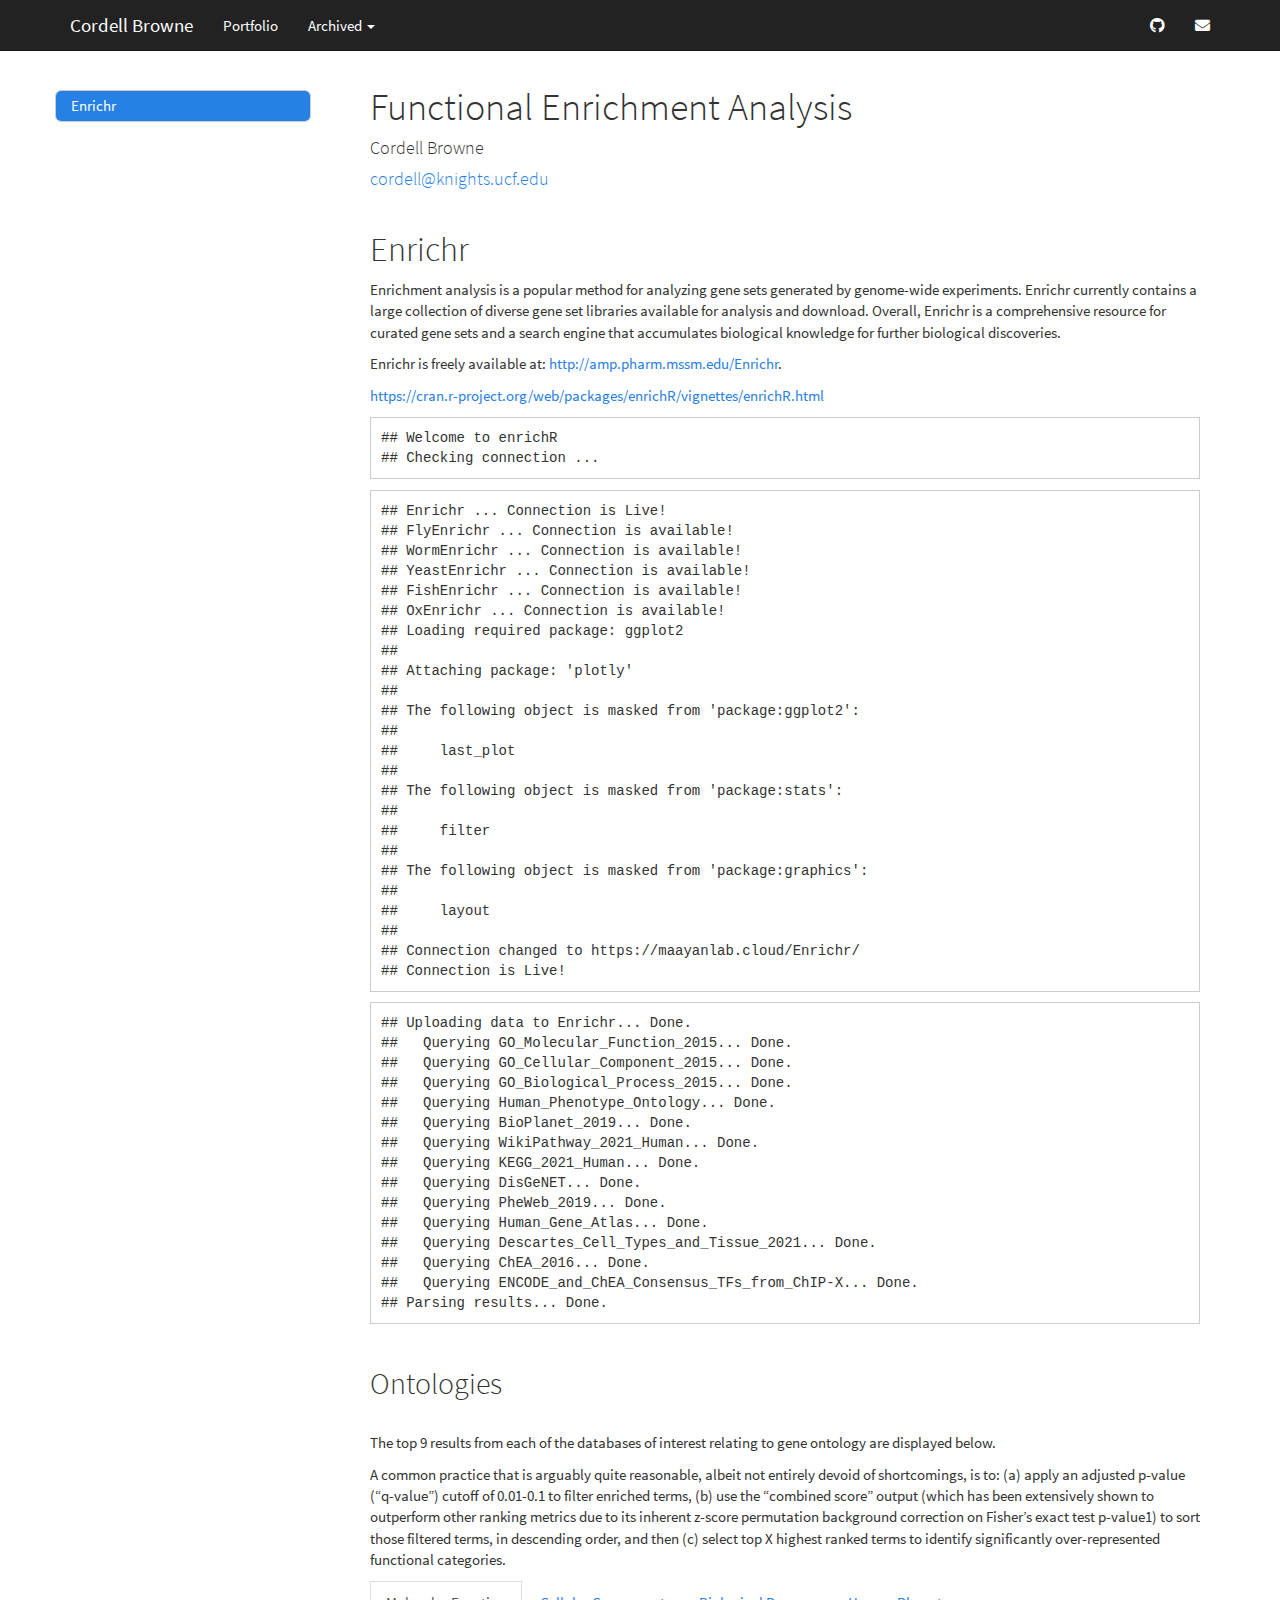
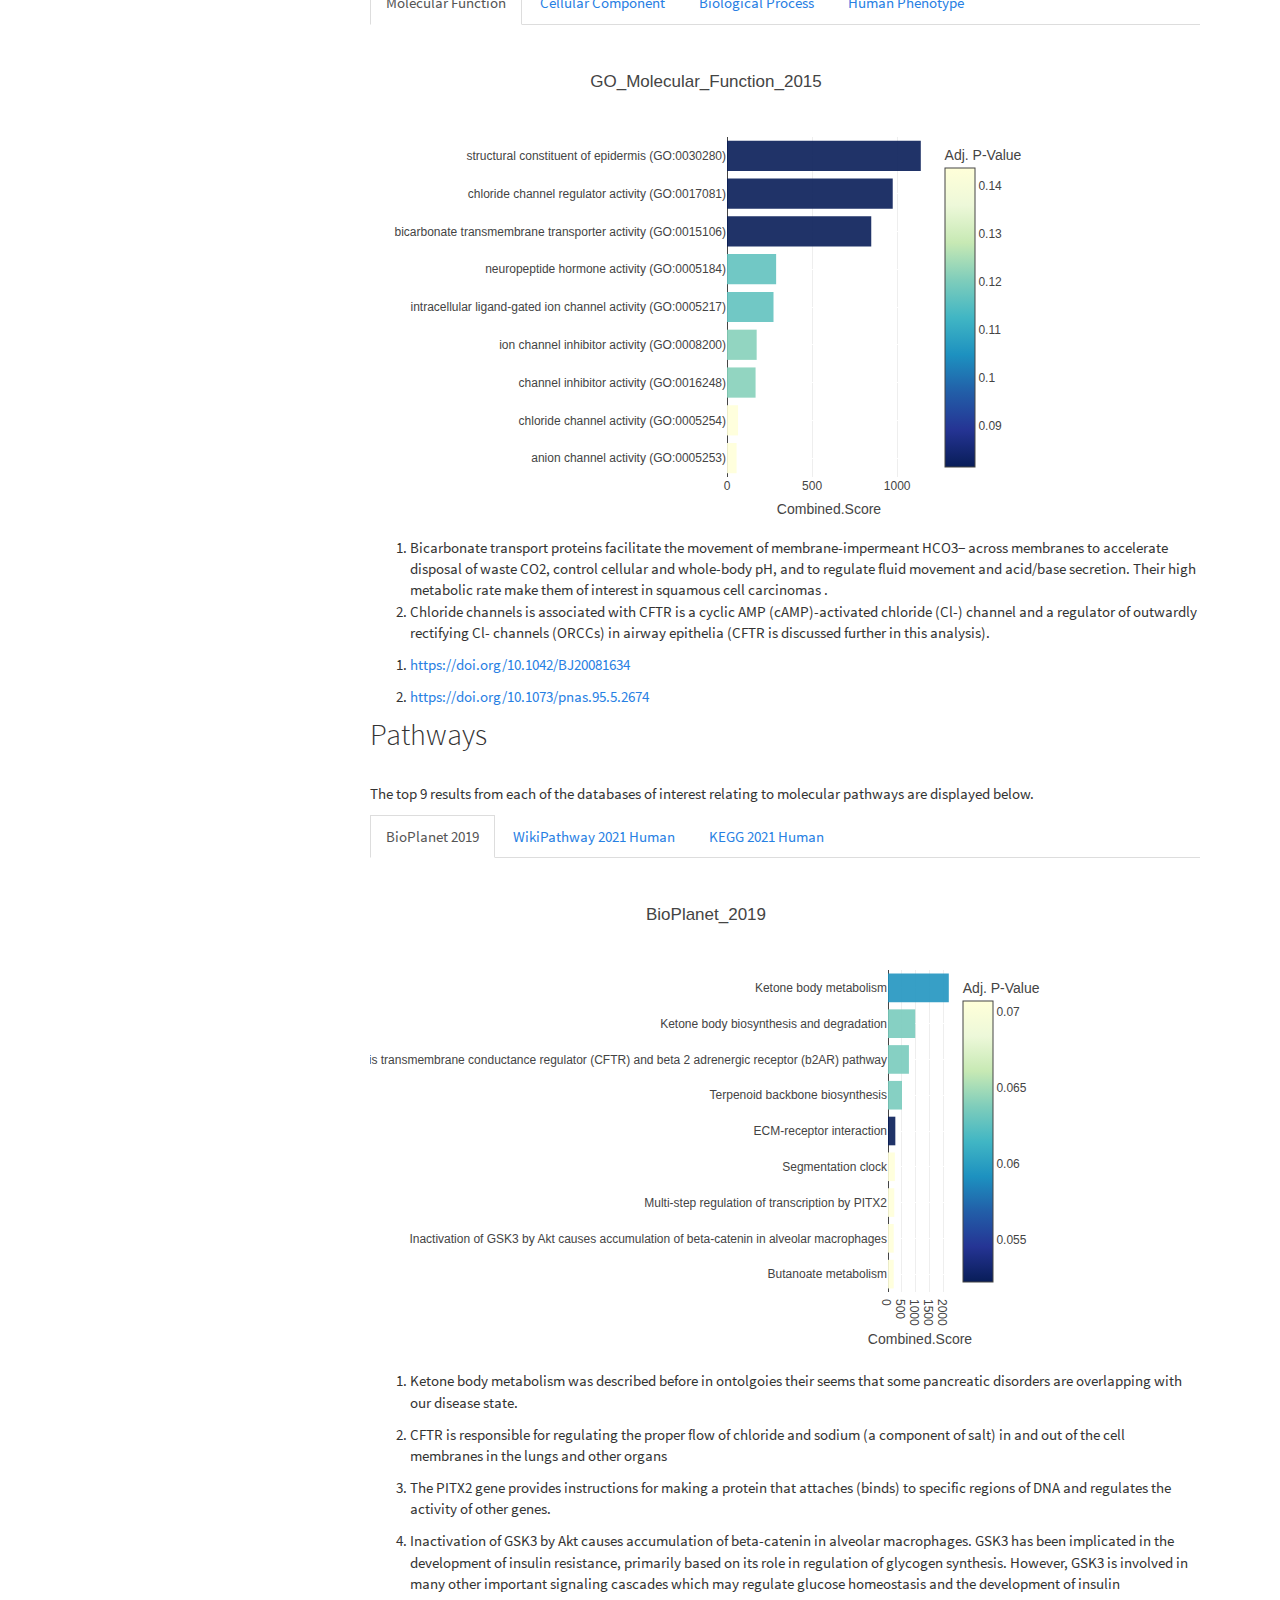
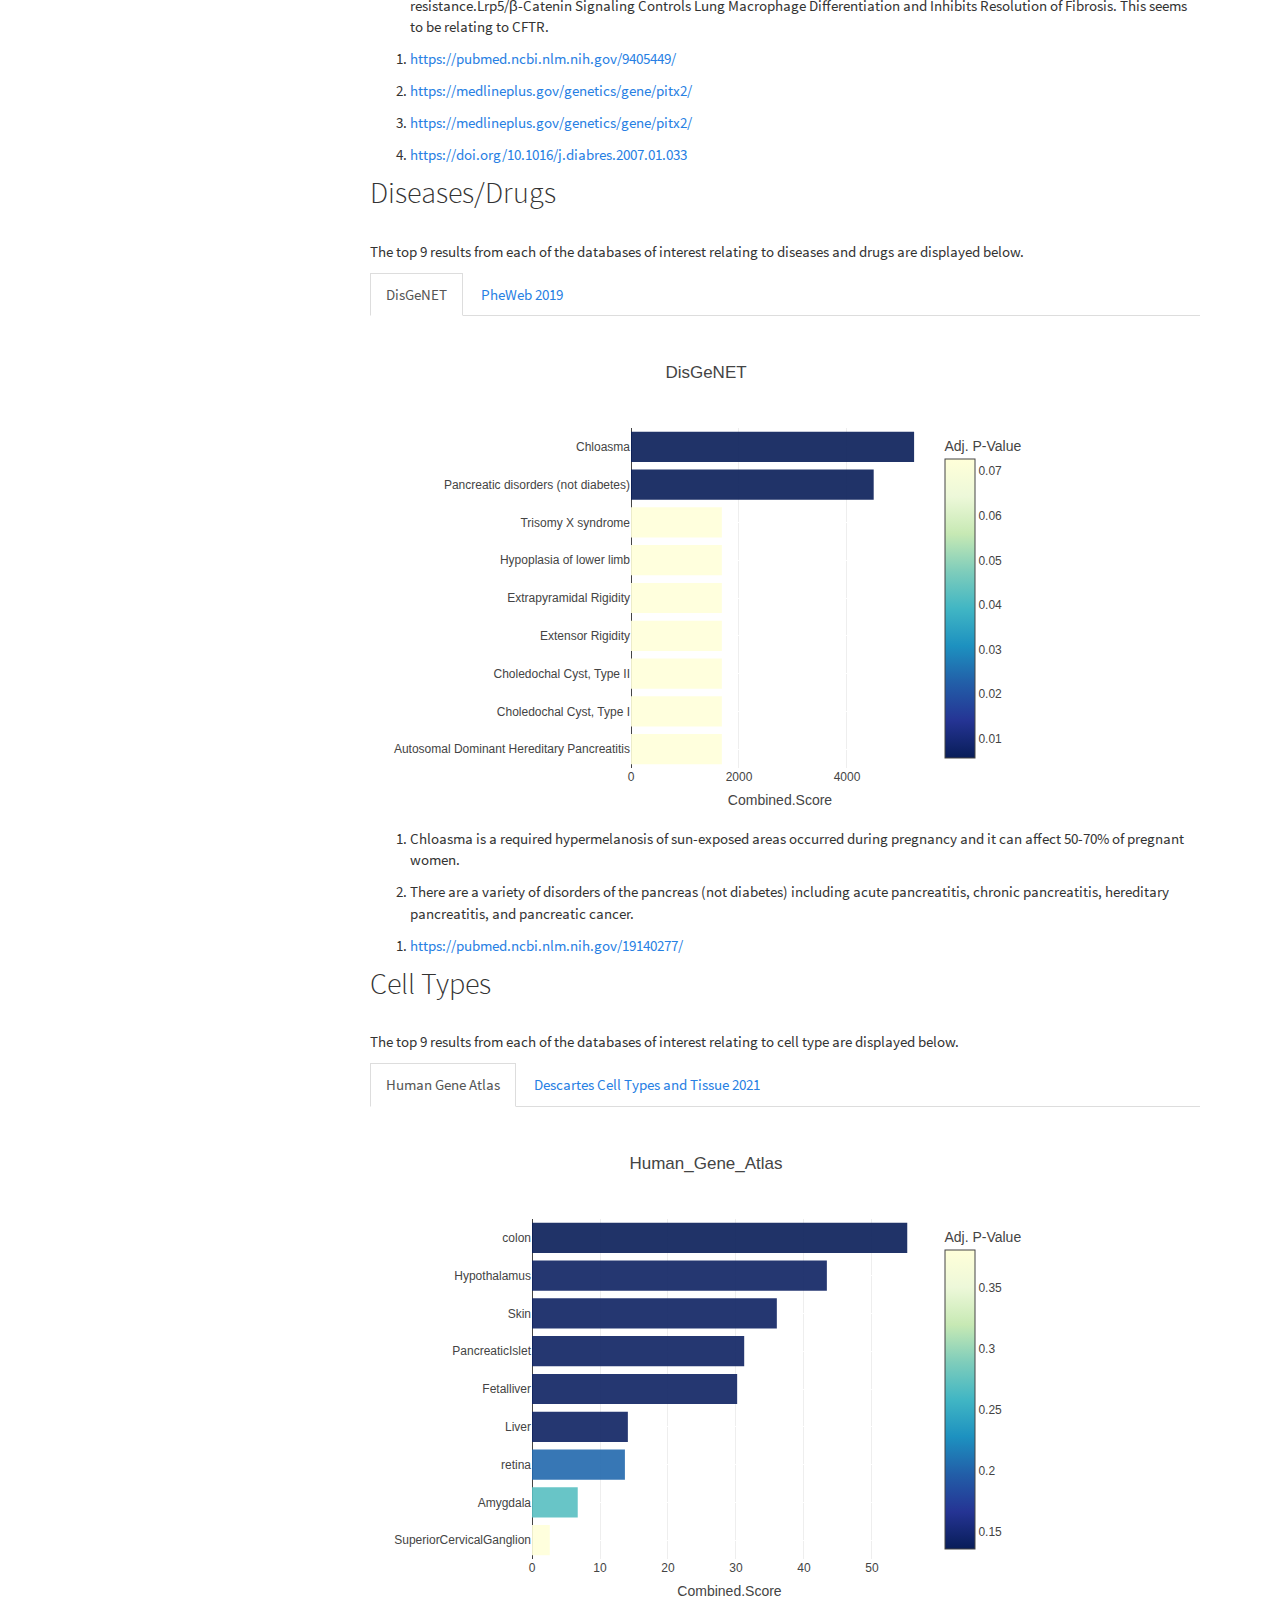
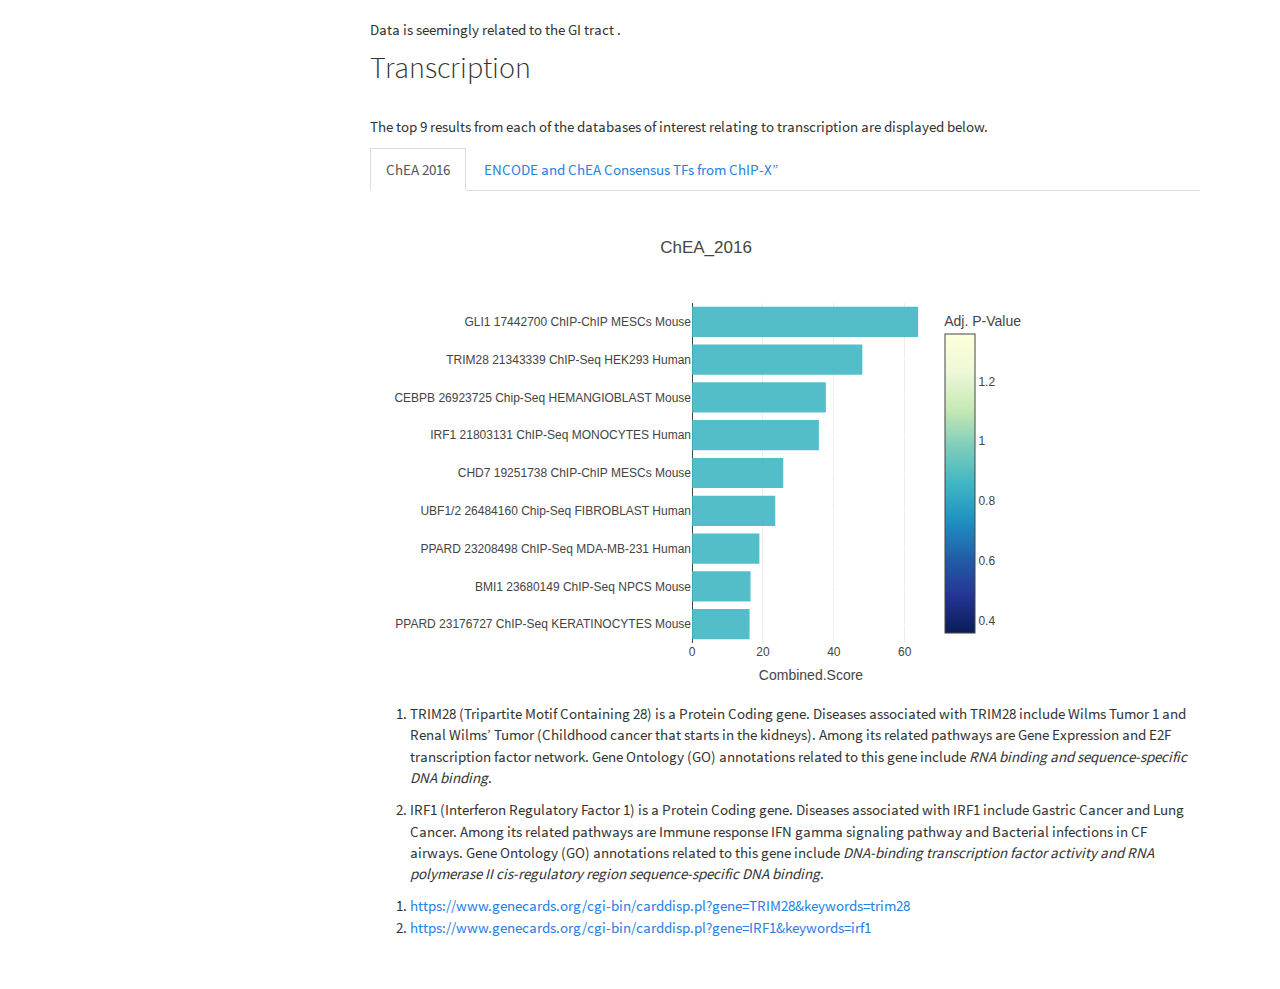
<file: docs/functional.html>
<!DOCTYPE html>

<html>

<head>
<title>Cordell Browne Portolio - OSCC Functional Analysis</title>
<meta charset="utf-8" />
<meta name="generator" content="pandoc" />
<meta http-equiv="X-UA-Compatible" content="IE=EDGE" />


<meta name="author" content="Cordell Browne" />


<title>Functional Enrichment Analysis</title>

<script src="site_libs/header-attrs-2.13/header-attrs.js"></script>
<script src="site_libs/jquery-3.6.0/jquery-3.6.0.min.js"></script>
<meta name="viewport" content="width=device-width, initial-scale=1" />
<link href="site_libs/bootstrap-3.3.5/css/cosmo.min.css" rel="stylesheet" />
<script src="site_libs/bootstrap-3.3.5/js/bootstrap.min.js"></script>
<script src="site_libs/bootstrap-3.3.5/shim/html5shiv.min.js"></script>
<script src="site_libs/bootstrap-3.3.5/shim/respond.min.js"></script>
<style>h1 {font-size: 34px;}
       h1.title {font-size: 38px;}
       h2 {font-size: 30px;}
       h3 {font-size: 24px;}
       h4 {font-size: 18px;}
       h5 {font-size: 16px;}
       h6 {font-size: 12px;}
       code {color: inherit; background-color: rgba(0, 0, 0, 0.04);}
       pre:not([class]) { background-color: white }</style>
<script src="site_libs/jqueryui-1.11.4/jquery-ui.min.js"></script>
<link href="site_libs/tocify-1.9.1/jquery.tocify.css" rel="stylesheet" />
<script src="site_libs/tocify-1.9.1/jquery.tocify.js"></script>
<script src="site_libs/navigation-1.1/tabsets.js"></script>
<link href="site_libs/highlightjs-9.12.0/default.css" rel="stylesheet" />
<script src="site_libs/highlightjs-9.12.0/highlight.js"></script>
<script src="site_libs/htmlwidgets-1.5.4/htmlwidgets.js"></script>
<script src="site_libs/plotly-binding-4.10.0/plotly.js"></script>
<script src="site_libs/typedarray-0.1/typedarray.min.js"></script>
<link href="site_libs/crosstalk-1.2.0/css/crosstalk.min.css" rel="stylesheet" />
<script src="site_libs/crosstalk-1.2.0/js/crosstalk.min.js"></script>
<link href="site_libs/plotly-htmlwidgets-css-2.5.1/plotly-htmlwidgets.css" rel="stylesheet" />
<script src="site_libs/plotly-main-2.5.1/plotly-latest.min.js"></script>
<link href="site_libs/font-awesome-5.1.0/css/all.css" rel="stylesheet" />
<link href="site_libs/font-awesome-5.1.0/css/v4-shims.css" rel="stylesheet" />

<style type="text/css">
  code{white-space: pre-wrap;}
  span.smallcaps{font-variant: small-caps;}
  span.underline{text-decoration: underline;}
  div.column{display: inline-block; vertical-align: top; width: 50%;}
  div.hanging-indent{margin-left: 1.5em; text-indent: -1.5em;}
  ul.task-list{list-style: none;}
    </style>

<style type="text/css">code{white-space: pre;}</style>
<script type="text/javascript">
if (window.hljs) {
  hljs.configure({languages: []});
  hljs.initHighlightingOnLoad();
  if (document.readyState && document.readyState === "complete") {
    window.setTimeout(function() { hljs.initHighlighting(); }, 0);
  }
}
</script>









<style type = "text/css">
.main-container {
  max-width: 940px;
  margin-left: auto;
  margin-right: auto;
}
img {
  max-width:100%;
}
.tabbed-pane {
  padding-top: 12px;
}
.html-widget {
  margin-bottom: 20px;
}
button.code-folding-btn:focus {
  outline: none;
}
summary {
  display: list-item;
}
details > summary > p:only-child {
  display: inline;
}
pre code {
  padding: 0;
}
</style>


<style type="text/css">
.dropdown-submenu {
  position: relative;
}
.dropdown-submenu>.dropdown-menu {
  top: 0;
  left: 100%;
  margin-top: -6px;
  margin-left: -1px;
  border-radius: 0 6px 6px 6px;
}
.dropdown-submenu:hover>.dropdown-menu {
  display: block;
}
.dropdown-submenu>a:after {
  display: block;
  content: " ";
  float: right;
  width: 0;
  height: 0;
  border-color: transparent;
  border-style: solid;
  border-width: 5px 0 5px 5px;
  border-left-color: #cccccc;
  margin-top: 5px;
  margin-right: -10px;
}
.dropdown-submenu:hover>a:after {
  border-left-color: #adb5bd;
}
.dropdown-submenu.pull-left {
  float: none;
}
.dropdown-submenu.pull-left>.dropdown-menu {
  left: -100%;
  margin-left: 10px;
  border-radius: 6px 0 6px 6px;
}
</style>

<script type="text/javascript">
// manage active state of menu based on current page
$(document).ready(function () {
  // active menu anchor
  href = window.location.pathname
  href = href.substr(href.lastIndexOf('/') + 1)
  if (href === "")
    href = "index.html";
  var menuAnchor = $('a[href="' + href + '"]');

  // mark it active
  menuAnchor.tab('show');

  // if it's got a parent navbar menu mark it active as well
  menuAnchor.closest('li.dropdown').addClass('active');

  // Navbar adjustments
  var navHeight = $(".navbar").first().height() + 15;
  var style = document.createElement('style');
  var pt = "padding-top: " + navHeight + "px; ";
  var mt = "margin-top: -" + navHeight + "px; ";
  var css = "";
  // offset scroll position for anchor links (for fixed navbar)
  for (var i = 1; i <= 6; i++) {
    css += ".section h" + i + "{ " + pt + mt + "}\n";
  }
  style.innerHTML = "body {" + pt + "padding-bottom: 40px; }\n" + css;
  document.head.appendChild(style);
});
</script>

<!-- tabsets -->

<style type="text/css">
.tabset-dropdown > .nav-tabs {
  display: inline-table;
  max-height: 500px;
  min-height: 44px;
  overflow-y: auto;
  border: 1px solid #ddd;
  border-radius: 4px;
}

.tabset-dropdown > .nav-tabs > li.active:before {
  content: "";
  font-family: 'Glyphicons Halflings';
  display: inline-block;
  padding: 10px;
  border-right: 1px solid #ddd;
}

.tabset-dropdown > .nav-tabs.nav-tabs-open > li.active:before {
  content: "&#xe258;";
  border: none;
}

.tabset-dropdown > .nav-tabs.nav-tabs-open:before {
  content: "";
  font-family: 'Glyphicons Halflings';
  display: inline-block;
  padding: 10px;
  border-right: 1px solid #ddd;
}

.tabset-dropdown > .nav-tabs > li.active {
  display: block;
}

.tabset-dropdown > .nav-tabs > li > a,
.tabset-dropdown > .nav-tabs > li > a:focus,
.tabset-dropdown > .nav-tabs > li > a:hover {
  border: none;
  display: inline-block;
  border-radius: 4px;
  background-color: transparent;
}

.tabset-dropdown > .nav-tabs.nav-tabs-open > li {
  display: block;
  float: none;
}

.tabset-dropdown > .nav-tabs > li {
  display: none;
}
</style>

<!-- code folding -->



<style type="text/css">

#TOC {
  margin: 25px 0px 20px 0px;
}
@media (max-width: 768px) {
#TOC {
  position: relative;
  width: 100%;
}
}

@media print {
.toc-content {
  /* see https://github.com/w3c/csswg-drafts/issues/4434 */
  float: right;
}
}

.toc-content {
  padding-left: 30px;
  padding-right: 40px;
}

div.main-container {
  max-width: 1200px;
}

div.tocify {
  width: 20%;
  max-width: 260px;
  max-height: 85%;
}

@media (min-width: 768px) and (max-width: 991px) {
  div.tocify {
    width: 25%;
  }
}

@media (max-width: 767px) {
  div.tocify {
    width: 100%;
    max-width: none;
  }
}

.tocify ul, .tocify li {
  line-height: 20px;
}

.tocify-subheader .tocify-item {
  font-size: 0.90em;
}

.tocify .list-group-item {
  border-radius: 0px;
}


</style>



</head>

<body>


<div class="container-fluid main-container">


<!-- setup 3col/9col grid for toc_float and main content  -->
<div class="row">
<div class="col-xs-12 col-sm-4 col-md-3">
<div id="TOC" class="tocify">
</div>
</div>

<div class="toc-content col-xs-12 col-sm-8 col-md-9">




<div class="navbar navbar-default  navbar-fixed-top" role="navigation">
  <div class="container">
    <div class="navbar-header">
      <button type="button" class="navbar-toggle collapsed" data-toggle="collapse" data-bs-toggle="collapse" data-target="#navbar" data-bs-target="#navbar">
        <span class="icon-bar"></span>
        <span class="icon-bar"></span>
        <span class="icon-bar"></span>
      </button>
      <a class="navbar-brand" href="index.html">Cordell Browne</a>
    </div>
    <div id="navbar" class="navbar-collapse collapse">
      <ul class="nav navbar-nav">
        <li>
  <a href="portfolio.html">Portfolio</a>
</li>
<li class="dropdown">
  <a href="#" class="dropdown-toggle" data-toggle="dropdown" role="button" data-bs-toggle="dropdown" aria-expanded="false">
    Archived
     
    <span class="caret"></span>
  </a>
  <ul class="dropdown-menu" role="menu">
    <li>
      <a href="./rnaseqv1/rna-seq.html">RNA-Seq (Original)</a>
    </li>
    <li class="dropdown-header">Benchmark Experiment</li>
    <li class="dropdown-header">Wet Lab Research</li>
    <li class="dropdown-header">Linear Regression</li>
    <li class="dropdown-header">Neural Net</li>
    <li class="dropdown-header">Dashboard</li>
  </ul>
</li>
      </ul>
      <ul class="nav navbar-nav navbar-right">
        <li>
  <a href="https://github.com/C0RD3LL/Portfolio">
    <span class="fa fa-github"></span>
     
  </a>
</li>
<li>
  <a href="contact.html">
    <span class="fa fa-envelope"></span>
     
  </a>
</li>
      </ul>
    </div><!--/.nav-collapse -->
  </div><!--/.container -->
</div><!--/.navbar -->

<div id="header">



<h1 class="title toc-ignore">Functional Enrichment Analysis</h1>
<h4 class="author">Cordell Browne</h4>
<h4 class="date"><a href="mailto:cordell@knights.ucf.edu" class="email">cordell@knights.ucf.edu</a></h4>

</div>


<p><br></p>
<div id="enrichr" class="section level1">
<h1>Enrichr</h1>
<p>Enrichment analysis is a popular method for analyzing gene sets generated by genome-wide experiments. Enrichr currently contains a large collection of diverse gene set libraries available for analysis and download. Overall, Enrichr is a comprehensive resource for curated gene sets and a search engine that accumulates biological knowledge for further biological discoveries.</p>
<p>Enrichr is freely available at: <a href="http://amp.pharm.mssm.edu/Enrichr" class="uri">http://amp.pharm.mssm.edu/Enrichr</a>.</p>
<p><a href="https://cran.r-project.org/web/packages/enrichR/vignettes/enrichR.html" class="uri">https://cran.r-project.org/web/packages/enrichR/vignettes/enrichR.html</a></p>
<pre><code>## Welcome to enrichR
## Checking connection ...</code></pre>
<pre><code>## Enrichr ... Connection is Live!
## FlyEnrichr ... Connection is available!
## WormEnrichr ... Connection is available!
## YeastEnrichr ... Connection is available!
## FishEnrichr ... Connection is available!
## OxEnrichr ... Connection is available!
## Loading required package: ggplot2
## 
## Attaching package: &#39;plotly&#39;
## 
## The following object is masked from &#39;package:ggplot2&#39;:
## 
##     last_plot
## 
## The following object is masked from &#39;package:stats&#39;:
## 
##     filter
## 
## The following object is masked from &#39;package:graphics&#39;:
## 
##     layout
## 
## Connection changed to https://maayanlab.cloud/Enrichr/
## Connection is Live!</code></pre>
<pre><code>## Uploading data to Enrichr... Done.
##   Querying GO_Molecular_Function_2015... Done.
##   Querying GO_Cellular_Component_2015... Done.
##   Querying GO_Biological_Process_2015... Done.
##   Querying Human_Phenotype_Ontology... Done.
##   Querying BioPlanet_2019... Done.
##   Querying WikiPathway_2021_Human... Done.
##   Querying KEGG_2021_Human... Done.
##   Querying DisGeNET... Done.
##   Querying PheWeb_2019... Done.
##   Querying Human_Gene_Atlas... Done.
##   Querying Descartes_Cell_Types_and_Tissue_2021... Done.
##   Querying ChEA_2016... Done.
##   Querying ENCODE_and_ChEA_Consensus_TFs_from_ChIP-X... Done.
## Parsing results... Done.</code></pre>
<p><br></p>
<div id="ontologies" class="section level2 tabset tabset-fade">
<h2 class="tabset tabset-fade">Ontologies</h2>
<p><br> The top 9 results from each of the databases of interest relating to gene ontology are displayed below. <br></p>
<p>A common practice that is arguably quite reasonable, albeit not entirely devoid of shortcomings, is to: (a) apply an adjusted p-value (“q-value”) cutoff of 0.01-0.1 to filter enriched terms, (b) use the “combined score” output (which has been extensively shown to outperform other ranking metrics due to its inherent z-score permutation background correction on Fisher’s exact test p-value1) to sort those filtered terms, in descending order, and then (c) select top X highest ranked terms to identify significantly over-represented functional categories.</p>
<div id="molecular-function" class="section level3">
<h3>Molecular Function</h3>
<div id="htmlwidget-8534198e687bf369342b" style="width:672px;height:480px;" class="plotly html-widget"></div>
<script type="application/json" data-for="htmlwidget-8534198e687bf369342b">{"x":{"visdat":{"1fa24b8435a":["function () ","plotlyVisDat"]},"cur_data":"1fa24b8435a","attrs":{"1fa24b8435a":{"x":{},"y":{},"marker":{"color":{},"size":10,"opacity":0.9,"colorscale":"YlGnBu","colorbar":{"title":"Adj. P-Value"}},"textposition":"auto","hoverinfo":"text","hovertext":["structural constituent of epidermis (GO:0030280) <br> Adj. P-Value: 0.0814271929358222 <br> Combined Score: 1138.86372803752","chloride channel regulator activity (GO:0017081) <br> Adj. P-Value: 0.0814271929358222 <br> Combined Score: 973.89251976686","bicarbonate transmembrane transporter activity (GO:0015106) <br> Adj. P-Value: 0.0814271929358222 <br> Combined Score: 847.704661538015","neuropeptide hormone activity (GO:0005184) <br> Adj. P-Value: 0.116723790245869 <br> Combined Score: 288.716456708675","intracellular ligand-gated ion channel activity (GO:0005217) <br> Adj. P-Value: 0.116723790245869 <br> Combined Score: 273.329860838005","ion channel inhibitor activity (GO:0008200) <br> Adj. P-Value: 0.121154364325299 <br> Combined Score: 174.358108789193","channel inhibitor activity (GO:0016248) <br> Adj. P-Value: 0.121154364325299 <br> Combined Score: 167.927575299859","chloride channel activity (GO:0005254) <br> Adj. P-Value: 0.14371085803116 <br> Combined Score: 64.9619085278147","anion channel activity (GO:0005253) <br> Adj. P-Value: 0.14371085803116 <br> Combined Score: 56.3678831493627"],"alpha_stroke":1,"sizes":[10,100],"spans":[1,20],"type":"bar"}},"layout":{"margin":{"b":40,"l":60,"t":100,"r":10},"title":"GO_Molecular_Function_2015","yaxis":{"domain":[0,1],"automargin":true,"zerolinecolor":"#ffff","zerolinewidth":2,"gridcolor":"ffff","title":"","tickmode":"array","margin":{"r":700},"type":"category","categoryorder":"array","categoryarray":["anion channel activity (GO:0005253)","chloride channel activity (GO:0005254)","channel inhibitor activity (GO:0016248)","ion channel inhibitor activity (GO:0008200)","intracellular ligand-gated ion channel activity (GO:0005217)","neuropeptide hormone activity (GO:0005184)","bicarbonate transmembrane transporter activity (GO:0015106)","chloride channel regulator activity (GO:0017081)","structural constituent of epidermis (GO:0030280)"]},"xaxis":{"domain":[0,1],"automargin":true,"title":"Combined.Score"},"hovermode":"closest","showlegend":false},"source":"A","config":{"modeBarButtonsToAdd":["hoverclosest","hovercompare"],"showSendToCloud":false},"data":[{"x":[1138.86372803752,973.89251976686,847.704661538015,288.716456708675,273.329860838005,174.358108789193,167.927575299859,64.9619085278147,56.3678831493627],"y":["structural constituent of epidermis (GO:0030280)","chloride channel regulator activity (GO:0017081)","bicarbonate transmembrane transporter activity (GO:0015106)","neuropeptide hormone activity (GO:0005184)","intracellular ligand-gated ion channel activity (GO:0005217)","ion channel inhibitor activity (GO:0008200)","channel inhibitor activity (GO:0016248)","chloride channel activity (GO:0005254)","anion channel activity (GO:0005253)"],"marker":{"color":[0.0814271929358222,0.0814271929358222,0.0814271929358222,0.116723790245869,0.116723790245869,0.121154364325299,0.121154364325299,0.14371085803116,0.14371085803116],"size":10,"opacity":0.9,"colorscale":"YlGnBu","colorbar":{"title":"Adj. P-Value"},"line":{"color":"rgba(31,119,180,1)"}},"textposition":["auto","auto","auto","auto","auto","auto","auto","auto","auto"],"hoverinfo":["text","text","text","text","text","text","text","text","text"],"hovertext":["structural constituent of epidermis (GO:0030280) <br> Adj. P-Value: 0.0814271929358222 <br> Combined Score: 1138.86372803752","chloride channel regulator activity (GO:0017081) <br> Adj. P-Value: 0.0814271929358222 <br> Combined Score: 973.89251976686","bicarbonate transmembrane transporter activity (GO:0015106) <br> Adj. P-Value: 0.0814271929358222 <br> Combined Score: 847.704661538015","neuropeptide hormone activity (GO:0005184) <br> Adj. P-Value: 0.116723790245869 <br> Combined Score: 288.716456708675","intracellular ligand-gated ion channel activity (GO:0005217) <br> Adj. P-Value: 0.116723790245869 <br> Combined Score: 273.329860838005","ion channel inhibitor activity (GO:0008200) <br> Adj. P-Value: 0.121154364325299 <br> Combined Score: 174.358108789193","channel inhibitor activity (GO:0016248) <br> Adj. P-Value: 0.121154364325299 <br> Combined Score: 167.927575299859","chloride channel activity (GO:0005254) <br> Adj. P-Value: 0.14371085803116 <br> Combined Score: 64.9619085278147","anion channel activity (GO:0005253) <br> Adj. P-Value: 0.14371085803116 <br> Combined Score: 56.3678831493627"],"type":"bar","orientation":"h","error_y":{"color":"rgba(31,119,180,1)"},"error_x":{"color":"rgba(31,119,180,1)"},"xaxis":"x","yaxis":"y","frame":null}],"highlight":{"on":"plotly_click","persistent":false,"dynamic":false,"selectize":false,"opacityDim":0.2,"selected":{"opacity":1},"debounce":0},"shinyEvents":["plotly_hover","plotly_click","plotly_selected","plotly_relayout","plotly_brushed","plotly_brushing","plotly_clickannotation","plotly_doubleclick","plotly_deselect","plotly_afterplot","plotly_sunburstclick"],"base_url":"https://plot.ly"},"evals":[],"jsHooks":[]}</script>
<ol style="list-style-type: decimal">
<li>Bicarbonate transport proteins facilitate the movement of membrane-impermeant HCO3− across membranes to accelerate disposal of waste CO2, control cellular and whole-body pH, and to regulate fluid movement and acid/base secretion. Their high metabolic rate make them of interest in squamous cell carcinomas .</li>
<li>Chloride channels is associated with CFTR is a cyclic AMP (cAMP)-activated chloride (Cl-) channel and a regulator of outwardly rectifying Cl- channels (ORCCs) in airway epithelia (CFTR is discussed further in this analysis).</li>
</ol>
<ol style="list-style-type: decimal">
<li><p><a href="https://doi.org/10.1042/BJ20081634" class="uri">https://doi.org/10.1042/BJ20081634</a></p></li>
<li><p><a href="https://doi.org/10.1073/pnas.95.5.2674" class="uri">https://doi.org/10.1073/pnas.95.5.2674</a></p></li>
</ol>
</div>
<div id="cellular-component" class="section level3">
<h3>Cellular Component</h3>
<div id="htmlwidget-3d655b8e03ae4e159907" style="width:672px;height:480px;" class="plotly html-widget"></div>
<script type="application/json" data-for="htmlwidget-3d655b8e03ae4e159907">{"x":{"visdat":{"1fa21e94ba62":["function () ","plotlyVisDat"]},"cur_data":"1fa21e94ba62","attrs":{"1fa21e94ba62":{"x":{},"y":{},"marker":{"color":{},"size":10,"opacity":0.9,"colorscale":"YlGnBu","colorbar":{"title":"Adj. P-Value"}},"textposition":"auto","hoverinfo":"text","hovertext":["alpha-amino-3-hydroxy-5-methyl-4-isoxazolepropionic acid selective glutamate receptor complex (GO:0032281) <br> Adj. P-Value: 0.128229706292443 <br> Combined Score: 224.098156042853","neuron projection membrane (GO:0032589) <br> Adj. P-Value: 0.133269800757829 <br> Combined Score: 167.927575299859","ionotropic glutamate receptor complex (GO:0008328) <br> Adj. P-Value: 0.133622427466002 <br> Combined Score: 108.259234494771","chloride channel complex (GO:0034707) <br> Adj. P-Value: 0.133622427466002 <br> Combined Score: 105.422368949113","intermediate filament (GO:0005882) <br> Adj. P-Value: 0.128229706292443 <br> Combined Score: 81.9988691363917","microvillus (GO:0005902) <br> Adj. P-Value: 0.13819356378731 <br> Combined Score: 81.0585186158868","basement membrane (GO:0005604) <br> Adj. P-Value: 0.157764392217459 <br> Combined Score: 59.3524523134869","ion channel complex (GO:0034702) <br> Adj. P-Value: 0.128229706292443 <br> Combined Score: 55.1861426508222","transmembrane transporter complex (GO:1902495) <br> Adj. P-Value: 0.128229706292443 <br> Combined Score: 47.416737455113"],"alpha_stroke":1,"sizes":[10,100],"spans":[1,20],"type":"bar"}},"layout":{"margin":{"b":40,"l":60,"t":100,"r":10},"title":"GO_Cellular_Component_2015","yaxis":{"domain":[0,1],"automargin":true,"zerolinecolor":"#ffff","zerolinewidth":2,"gridcolor":"ffff","title":"","tickmode":"array","margin":{"r":700},"type":"category","categoryorder":"array","categoryarray":["transmembrane transporter complex (GO:1902495)","ion channel complex (GO:0034702)","basement membrane (GO:0005604)","microvillus (GO:0005902)","intermediate filament (GO:0005882)","chloride channel complex (GO:0034707)","ionotropic glutamate receptor complex (GO:0008328)","neuron projection membrane (GO:0032589)","alpha-amino-3-hydroxy-5-methyl-4-isoxazolepropionic acid selective glutamate receptor complex (GO:0032281)"]},"xaxis":{"domain":[0,1],"automargin":true,"title":"Combined.Score"},"hovermode":"closest","showlegend":false},"source":"A","config":{"modeBarButtonsToAdd":["hoverclosest","hovercompare"],"showSendToCloud":false},"data":[{"x":[224.098156042853,167.927575299859,108.259234494771,105.422368949113,81.9988691363917,81.0585186158868,59.3524523134869,55.1861426508222,47.416737455113],"y":["alpha-amino-3-hydroxy-5-methyl-4-isoxazolepropionic acid selective glutamate receptor complex (GO:0032281)","neuron projection membrane (GO:0032589)","ionotropic glutamate receptor complex (GO:0008328)","chloride channel complex (GO:0034707)","intermediate filament (GO:0005882)","microvillus (GO:0005902)","basement membrane (GO:0005604)","ion channel complex (GO:0034702)","transmembrane transporter complex (GO:1902495)"],"marker":{"color":[0.128229706292443,0.133269800757829,0.133622427466002,0.133622427466002,0.128229706292443,0.13819356378731,0.157764392217459,0.128229706292443,0.128229706292443],"size":10,"opacity":0.9,"colorscale":"YlGnBu","colorbar":{"title":"Adj. P-Value"},"line":{"color":"rgba(31,119,180,1)"}},"textposition":["auto","auto","auto","auto","auto","auto","auto","auto","auto"],"hoverinfo":["text","text","text","text","text","text","text","text","text"],"hovertext":["alpha-amino-3-hydroxy-5-methyl-4-isoxazolepropionic acid selective glutamate receptor complex (GO:0032281) <br> Adj. P-Value: 0.128229706292443 <br> Combined Score: 224.098156042853","neuron projection membrane (GO:0032589) <br> Adj. P-Value: 0.133269800757829 <br> Combined Score: 167.927575299859","ionotropic glutamate receptor complex (GO:0008328) <br> Adj. P-Value: 0.133622427466002 <br> Combined Score: 108.259234494771","chloride channel complex (GO:0034707) <br> Adj. P-Value: 0.133622427466002 <br> Combined Score: 105.422368949113","intermediate filament (GO:0005882) <br> Adj. P-Value: 0.128229706292443 <br> Combined Score: 81.9988691363917","microvillus (GO:0005902) <br> Adj. P-Value: 0.13819356378731 <br> Combined Score: 81.0585186158868","basement membrane (GO:0005604) <br> Adj. P-Value: 0.157764392217459 <br> Combined Score: 59.3524523134869","ion channel complex (GO:0034702) <br> Adj. P-Value: 0.128229706292443 <br> Combined Score: 55.1861426508222","transmembrane transporter complex (GO:1902495) <br> Adj. P-Value: 0.128229706292443 <br> Combined Score: 47.416737455113"],"type":"bar","orientation":"h","error_y":{"color":"rgba(31,119,180,1)"},"error_x":{"color":"rgba(31,119,180,1)"},"xaxis":"x","yaxis":"y","frame":null}],"highlight":{"on":"plotly_click","persistent":false,"dynamic":false,"selectize":false,"opacityDim":0.2,"selected":{"opacity":1},"debounce":0},"shinyEvents":["plotly_hover","plotly_click","plotly_selected","plotly_relayout","plotly_brushed","plotly_brushing","plotly_clickannotation","plotly_doubleclick","plotly_deselect","plotly_afterplot","plotly_sunburstclick"],"base_url":"https://plot.ly"},"evals":[],"jsHooks":[]}</script>
<ol style="list-style-type: decimal">
<li><p>Alpha-amino-3-hydroxy-5-methyl-4-isoxazolepropionic acid (AMPA) receptors are responsible for the bulk of fast excitatory synaptic transmission throughout the CNS and their modulation is the ultimate mechanism that underlies much of the plasticity of excitatory transmission that is expressed in the brain. Increasing the post-synaptic response to a stimulus is achieved either through increasing the number of AMPA receptors at the post-synaptic surface or by increasing the single channel conductance of the receptors expressed. This was shown to be the basis of LTP mechanisms. More recently, it has become clear that these two apparently different mechanisms to increase AMPA receptor response can be combined, with the insertion of Ca2+ permeable AMPA receptors that have a high conductance in response to tetanic stimulation. Thus the overall conductance of a synapse may be increased by receptor insertion rather than modification of existing receptors.</p></li>
<li><p>Intermediate filament (IF) proteins are traditionally known for their roles in fostering structural integrity in cells and tissues. In cancer, IF proteins serve as diagnostic markers, as tumor cells partially retain their original signature expression of IF proteins.The evidence already in hand establishes that IF proteins function beyond their classical roles as markers and serve as effectors of tumorgenesis</p></li>
</ol>
<ol style="list-style-type: decimal">
<li><p><a href="https://doi.org/10.1073/pnas.0611698104" class="uri">https://doi.org/10.1073/pnas.0611698104</a></p></li>
<li><p><a href="https://doi.org/10.3390/cells8050497" class="uri">https://doi.org/10.3390/cells8050497</a></p></li>
</ol>
</div>
<div id="biological-process" class="section level3">
<h3>Biological Process</h3>
<div id="htmlwidget-70934cd8bbb7143a8529" style="width:672px;height:480px;" class="plotly html-widget"></div>
<script type="application/json" data-for="htmlwidget-70934cd8bbb7143a8529">{"x":{"visdat":{"1fa26e2f704a":["function () ","plotlyVisDat"]},"cur_data":"1fa26e2f704a","attrs":{"1fa26e2f704a":{"x":{},"y":{},"marker":{"color":{},"size":10,"opacity":0.9,"colorscale":"YlGnBu","colorbar":{"title":"Adj. P-Value"}},"textposition":"auto","hoverinfo":"text","hovertext":["cellular ketone body metabolic process (GO:0046950) <br> Adj. P-Value: 0.0572316841777493 <br> Combined Score: 1138.86372803752","ketone body metabolic process (GO:1902224) <br> Adj. P-Value: 0.0572316841777493 <br> Combined Score: 973.89251976686","cholesterol biosynthetic process (GO:0006695) <br> Adj. P-Value: 0.0204307797899617 <br> Combined Score: 861.143135184482","embryonic body morphogenesis (GO:0010172) <br> Adj. P-Value: 0.0572316841777493 <br> Combined Score: 847.704661538015","regulation of short-term neuronal synaptic plasticity (GO:0048172) <br> Adj. P-Value: 0.0572316841777493 <br> Combined Score: 847.704661538015","sterol biosynthetic process (GO:0016126) <br> Adj. P-Value: 0.0204307797899617 <br> Combined Score: 719.759010327941","body morphogenesis (GO:0010171) <br> Adj. P-Value: 0.0619406750239418 <br> Combined Score: 668.130094535827","sperm capacitation (GO:0048240) <br> Adj. P-Value: 0.0619406750239418 <br> Combined Score: 602.214922551049","transepithelial transport (GO:0070633) <br> Adj. P-Value: 0.0619406750239418 <br> Combined Score: 602.214922551049"],"alpha_stroke":1,"sizes":[10,100],"spans":[1,20],"type":"bar"}},"layout":{"margin":{"b":40,"l":60,"t":100,"r":10},"title":"GO_Biological_Process_2015","yaxis":{"domain":[0,1],"automargin":true,"zerolinecolor":"#ffff","zerolinewidth":2,"gridcolor":"ffff","title":"","tickmode":"array","margin":{"r":700},"type":"category","categoryorder":"array","categoryarray":["sperm capacitation (GO:0048240)","transepithelial transport (GO:0070633)","body morphogenesis (GO:0010171)","sterol biosynthetic process (GO:0016126)","embryonic body morphogenesis (GO:0010172)","regulation of short-term neuronal synaptic plasticity (GO:0048172)","cholesterol biosynthetic process (GO:0006695)","ketone body metabolic process (GO:1902224)","cellular ketone body metabolic process (GO:0046950)"]},"xaxis":{"domain":[0,1],"automargin":true,"title":"Combined.Score"},"hovermode":"closest","showlegend":false},"source":"A","config":{"modeBarButtonsToAdd":["hoverclosest","hovercompare"],"showSendToCloud":false},"data":[{"x":[1138.86372803752,973.89251976686,861.143135184482,847.704661538015,847.704661538015,719.759010327941,668.130094535827,602.214922551049,602.214922551049],"y":["cellular ketone body metabolic process (GO:0046950)","ketone body metabolic process (GO:1902224)","cholesterol biosynthetic process (GO:0006695)","embryonic body morphogenesis (GO:0010172)","regulation of short-term neuronal synaptic plasticity (GO:0048172)","sterol biosynthetic process (GO:0016126)","body morphogenesis (GO:0010171)","sperm capacitation (GO:0048240)","transepithelial transport (GO:0070633)"],"marker":{"color":[0.0572316841777493,0.0572316841777493,0.0204307797899617,0.0572316841777493,0.0572316841777493,0.0204307797899617,0.0619406750239418,0.0619406750239418,0.0619406750239418],"size":10,"opacity":0.9,"colorscale":"YlGnBu","colorbar":{"title":"Adj. P-Value"},"line":{"color":"rgba(31,119,180,1)"}},"textposition":["auto","auto","auto","auto","auto","auto","auto","auto","auto"],"hoverinfo":["text","text","text","text","text","text","text","text","text"],"hovertext":["cellular ketone body metabolic process (GO:0046950) <br> Adj. P-Value: 0.0572316841777493 <br> Combined Score: 1138.86372803752","ketone body metabolic process (GO:1902224) <br> Adj. P-Value: 0.0572316841777493 <br> Combined Score: 973.89251976686","cholesterol biosynthetic process (GO:0006695) <br> Adj. P-Value: 0.0204307797899617 <br> Combined Score: 861.143135184482","embryonic body morphogenesis (GO:0010172) <br> Adj. P-Value: 0.0572316841777493 <br> Combined Score: 847.704661538015","regulation of short-term neuronal synaptic plasticity (GO:0048172) <br> Adj. P-Value: 0.0572316841777493 <br> Combined Score: 847.704661538015","sterol biosynthetic process (GO:0016126) <br> Adj. P-Value: 0.0204307797899617 <br> Combined Score: 719.759010327941","body morphogenesis (GO:0010171) <br> Adj. P-Value: 0.0619406750239418 <br> Combined Score: 668.130094535827","sperm capacitation (GO:0048240) <br> Adj. P-Value: 0.0619406750239418 <br> Combined Score: 602.214922551049","transepithelial transport (GO:0070633) <br> Adj. P-Value: 0.0619406750239418 <br> Combined Score: 602.214922551049"],"type":"bar","orientation":"h","error_y":{"color":"rgba(31,119,180,1)"},"error_x":{"color":"rgba(31,119,180,1)"},"xaxis":"x","yaxis":"y","frame":null}],"highlight":{"on":"plotly_click","persistent":false,"dynamic":false,"selectize":false,"opacityDim":0.2,"selected":{"opacity":1},"debounce":0},"shinyEvents":["plotly_hover","plotly_click","plotly_selected","plotly_relayout","plotly_brushed","plotly_brushing","plotly_clickannotation","plotly_doubleclick","plotly_deselect","plotly_afterplot","plotly_sunburstclick"],"base_url":"https://plot.ly"},"evals":[],"jsHooks":[]}</script>
</div>
<div id="human-phenotype" class="section level3">
<h3>Human Phenotype</h3>
<div id="htmlwidget-923d6d9120d0396ca9d2" style="width:672px;height:480px;" class="plotly html-widget"></div>
<script type="application/json" data-for="htmlwidget-923d6d9120d0396ca9d2">{"x":{"visdat":{"1fa2673d1c0":["function () ","plotlyVisDat"]},"cur_data":"1fa2673d1c0","attrs":{"1fa2673d1c0":{"x":{},"y":{},"marker":{"color":{},"size":10,"opacity":0.9,"colorscale":"YlGnBu","colorbar":{"title":"Adj. P-Value"}},"textposition":"auto","hoverinfo":"text","hovertext":["Rectal prolapse (HP:0002035) <br> Adj. P-Value: 0.0355230186668641 <br> Combined Score: 1138.86372803752","Ileus (HP:0002595) <br> Adj. P-Value: 0.0355230186668641 <br> Combined Score: 973.89251976686","Aplasia/Hypoplasia of the 4th metacarpal (HP:0010042) <br> Adj. P-Value: 0.0355230186668641 <br> Combined Score: 973.89251976686","Short 4th metacarpal (HP:0010044) <br> Adj. P-Value: 0.0355230186668641 <br> Combined Score: 973.89251976686","Mesomelia (HP:0003027) <br> Adj. P-Value: 0.0355230186668641 <br> Combined Score: 847.704661538015","Male infertility (HP:0003251) <br> Adj. P-Value: 0.0355230186668641 <br> Combined Score: 748.300345885436","Abnormality of the right ventricle (HP:0001707) <br> Adj. P-Value: 0.0355230186668641 <br> Combined Score: 748.300345885436","Short tibia (HP:0005736) <br> Adj. P-Value: 0.0355230186668641 <br> Combined Score: 748.300345885436","Abnormality of the 4th metacarpal (HP:0010012) <br> Adj. P-Value: 0.0355230186668641 <br> Combined Score: 668.130094535827"],"alpha_stroke":1,"sizes":[10,100],"spans":[1,20],"type":"bar"}},"layout":{"margin":{"b":40,"l":60,"t":100,"r":10},"title":"Human_Phenotype_Ontology","yaxis":{"domain":[0,1],"automargin":true,"zerolinecolor":"#ffff","zerolinewidth":2,"gridcolor":"ffff","title":"","tickmode":"array","margin":{"r":700},"type":"category","categoryorder":"array","categoryarray":["Abnormality of the 4th metacarpal (HP:0010012)","Abnormality of the right ventricle (HP:0001707)","Male infertility (HP:0003251)","Short tibia (HP:0005736)","Mesomelia (HP:0003027)","Aplasia/Hypoplasia of the 4th metacarpal (HP:0010042)","Ileus (HP:0002595)","Short 4th metacarpal (HP:0010044)","Rectal prolapse (HP:0002035)"]},"xaxis":{"domain":[0,1],"automargin":true,"title":"Combined.Score"},"hovermode":"closest","showlegend":false},"source":"A","config":{"modeBarButtonsToAdd":["hoverclosest","hovercompare"],"showSendToCloud":false},"data":[{"x":[1138.86372803752,973.89251976686,973.89251976686,973.89251976686,847.704661538015,748.300345885436,748.300345885436,748.300345885436,668.130094535827],"y":["Rectal prolapse (HP:0002035)","Ileus (HP:0002595)","Aplasia/Hypoplasia of the 4th metacarpal (HP:0010042)","Short 4th metacarpal (HP:0010044)","Mesomelia (HP:0003027)","Male infertility (HP:0003251)","Abnormality of the right ventricle (HP:0001707)","Short tibia (HP:0005736)","Abnormality of the 4th metacarpal (HP:0010012)"],"marker":{"color":[0.0355230186668641,0.0355230186668641,0.0355230186668641,0.0355230186668641,0.0355230186668641,0.0355230186668641,0.0355230186668641,0.0355230186668641,0.0355230186668641],"size":10,"opacity":0.9,"colorscale":"YlGnBu","colorbar":{"title":"Adj. P-Value"},"line":{"color":"rgba(31,119,180,1)"}},"textposition":["auto","auto","auto","auto","auto","auto","auto","auto","auto"],"hoverinfo":["text","text","text","text","text","text","text","text","text"],"hovertext":["Rectal prolapse (HP:0002035) <br> Adj. P-Value: 0.0355230186668641 <br> Combined Score: 1138.86372803752","Ileus (HP:0002595) <br> Adj. P-Value: 0.0355230186668641 <br> Combined Score: 973.89251976686","Aplasia/Hypoplasia of the 4th metacarpal (HP:0010042) <br> Adj. P-Value: 0.0355230186668641 <br> Combined Score: 973.89251976686","Short 4th metacarpal (HP:0010044) <br> Adj. P-Value: 0.0355230186668641 <br> Combined Score: 973.89251976686","Mesomelia (HP:0003027) <br> Adj. P-Value: 0.0355230186668641 <br> Combined Score: 847.704661538015","Male infertility (HP:0003251) <br> Adj. P-Value: 0.0355230186668641 <br> Combined Score: 748.300345885436","Abnormality of the right ventricle (HP:0001707) <br> Adj. P-Value: 0.0355230186668641 <br> Combined Score: 748.300345885436","Short tibia (HP:0005736) <br> Adj. P-Value: 0.0355230186668641 <br> Combined Score: 748.300345885436","Abnormality of the 4th metacarpal (HP:0010012) <br> Adj. P-Value: 0.0355230186668641 <br> Combined Score: 668.130094535827"],"type":"bar","orientation":"h","error_y":{"color":"rgba(31,119,180,1)"},"error_x":{"color":"rgba(31,119,180,1)"},"xaxis":"x","yaxis":"y","frame":null}],"highlight":{"on":"plotly_click","persistent":false,"dynamic":false,"selectize":false,"opacityDim":0.2,"selected":{"opacity":1},"debounce":0},"shinyEvents":["plotly_hover","plotly_click","plotly_selected","plotly_relayout","plotly_brushed","plotly_brushing","plotly_clickannotation","plotly_doubleclick","plotly_deselect","plotly_afterplot","plotly_sunburstclick"],"base_url":"https://plot.ly"},"evals":[],"jsHooks":[]}</script>
</div>
</div>
<div id="pathways" class="section level2 tabset tabset-fade">
<h2 class="tabset tabset-fade">Pathways</h2>
<p><br> The top 9 results from each of the databases of interest relating to molecular pathways are displayed below. <br></p>
<div id="bioplanet-2019" class="section level3">
<h3>BioPlanet 2019</h3>
<div id="htmlwidget-0fa0dddcefc2d15d3923" style="width:672px;height:480px;" class="plotly html-widget"></div>
<script type="application/json" data-for="htmlwidget-0fa0dddcefc2d15d3923">{"x":{"visdat":{"1fa227e73c93":["function () ","plotlyVisDat"]},"cur_data":"1fa227e73c93","attrs":{"1fa227e73c93":{"x":{},"y":{},"marker":{"color":{},"size":10,"opacity":0.9,"colorscale":"YlGnBu","colorbar":{"title":"Adj. P-Value"}},"textposition":"auto","hoverinfo":"text","hovertext":["Ketone body metabolism <br> Adj. P-Value: 0.059421781183048 <br> Combined Score: 2173.54503857692","Ketone body biosynthesis and degradation <br> Adj. P-Value: 0.0635463479636634 <br> Combined Score: 973.89251976686","Cystic fibrosis transmembrane conductance regulator (CFTR) and beta 2 adrenergic receptor (b2AR) pathway <br> Adj. P-Value: 0.0635463479636634 <br> Combined Score: 748.300345885436","Terpenoid backbone biosynthesis <br> Adj. P-Value: 0.0635463479636634 <br> Combined Score: 500.500391445588","ECM-receptor interaction <br> Adj. P-Value: 0.0521901664926237 <br> Combined Score: 262.118757870956","Segmentation clock <br> Adj. P-Value: 0.070730249566356 <br> Combined Score: 246.562020931719","Multi-step regulation of transcription by PITX2 <br> Adj. P-Value: 0.070730249566356 <br> Combined Score: 224.098156042853","Butanoate metabolism <br> Adj. P-Value: 0.070730249566356 <br> Combined Score: 205.00430545239","Inactivation of GSK3 by Akt causes accumulation of beta-catenin in alveolar macrophages <br> Adj. P-Value: 0.070730249566356 <br> Combined Score: 205.00430545239"],"alpha_stroke":1,"sizes":[10,100],"spans":[1,20],"type":"bar"}},"layout":{"margin":{"b":40,"l":60,"t":100,"r":10},"title":"BioPlanet_2019","yaxis":{"domain":[0,1],"automargin":true,"zerolinecolor":"#ffff","zerolinewidth":2,"gridcolor":"ffff","title":"","tickmode":"array","margin":{"r":700},"type":"category","categoryorder":"array","categoryarray":["Butanoate metabolism","Inactivation of GSK3 by Akt causes accumulation of beta-catenin in alveolar macrophages","Multi-step regulation of transcription by PITX2","Segmentation clock","ECM-receptor interaction","Terpenoid backbone biosynthesis","Cystic fibrosis transmembrane conductance regulator (CFTR) and beta 2 adrenergic receptor (b2AR) pathway","Ketone body biosynthesis and degradation","Ketone body metabolism"]},"xaxis":{"domain":[0,1],"automargin":true,"title":"Combined.Score"},"hovermode":"closest","showlegend":false},"source":"A","config":{"modeBarButtonsToAdd":["hoverclosest","hovercompare"],"showSendToCloud":false},"data":[{"x":[2173.54503857692,973.89251976686,748.300345885436,500.500391445588,262.118757870956,246.562020931719,224.098156042853,205.00430545239,205.00430545239],"y":["Ketone body metabolism","Ketone body biosynthesis and degradation","Cystic fibrosis transmembrane conductance regulator (CFTR) and beta 2 adrenergic receptor (b2AR) pathway","Terpenoid backbone biosynthesis","ECM-receptor interaction","Segmentation clock","Multi-step regulation of transcription by PITX2","Butanoate metabolism","Inactivation of GSK3 by Akt causes accumulation of beta-catenin in alveolar macrophages"],"marker":{"color":[0.059421781183048,0.0635463479636634,0.0635463479636634,0.0635463479636634,0.0521901664926237,0.070730249566356,0.070730249566356,0.070730249566356,0.070730249566356],"size":10,"opacity":0.9,"colorscale":"YlGnBu","colorbar":{"title":"Adj. P-Value"},"line":{"color":"rgba(31,119,180,1)"}},"textposition":["auto","auto","auto","auto","auto","auto","auto","auto","auto"],"hoverinfo":["text","text","text","text","text","text","text","text","text"],"hovertext":["Ketone body metabolism <br> Adj. P-Value: 0.059421781183048 <br> Combined Score: 2173.54503857692","Ketone body biosynthesis and degradation <br> Adj. P-Value: 0.0635463479636634 <br> Combined Score: 973.89251976686","Cystic fibrosis transmembrane conductance regulator (CFTR) and beta 2 adrenergic receptor (b2AR) pathway <br> Adj. P-Value: 0.0635463479636634 <br> Combined Score: 748.300345885436","Terpenoid backbone biosynthesis <br> Adj. P-Value: 0.0635463479636634 <br> Combined Score: 500.500391445588","ECM-receptor interaction <br> Adj. P-Value: 0.0521901664926237 <br> Combined Score: 262.118757870956","Segmentation clock <br> Adj. P-Value: 0.070730249566356 <br> Combined Score: 246.562020931719","Multi-step regulation of transcription by PITX2 <br> Adj. P-Value: 0.070730249566356 <br> Combined Score: 224.098156042853","Butanoate metabolism <br> Adj. P-Value: 0.070730249566356 <br> Combined Score: 205.00430545239","Inactivation of GSK3 by Akt causes accumulation of beta-catenin in alveolar macrophages <br> Adj. P-Value: 0.070730249566356 <br> Combined Score: 205.00430545239"],"type":"bar","orientation":"h","error_y":{"color":"rgba(31,119,180,1)"},"error_x":{"color":"rgba(31,119,180,1)"},"xaxis":"x","yaxis":"y","frame":null}],"highlight":{"on":"plotly_click","persistent":false,"dynamic":false,"selectize":false,"opacityDim":0.2,"selected":{"opacity":1},"debounce":0},"shinyEvents":["plotly_hover","plotly_click","plotly_selected","plotly_relayout","plotly_brushed","plotly_brushing","plotly_clickannotation","plotly_doubleclick","plotly_deselect","plotly_afterplot","plotly_sunburstclick"],"base_url":"https://plot.ly"},"evals":[],"jsHooks":[]}</script>
<ol style="list-style-type: decimal">
<li><p>Ketone body metabolism was described before in ontolgoies their seems that some pancreatic disorders are overlapping with our disease state.</p></li>
<li><p>CFTR is responsible for regulating the proper flow of chloride and sodium (a component of salt) in and out of the cell membranes in the lungs and other organs</p></li>
<li><p>The PITX2 gene provides instructions for making a protein that attaches (binds) to specific regions of DNA and regulates the activity of other genes.</p></li>
<li><p>Inactivation of GSK3 by Akt causes accumulation of beta-catenin in alveolar macrophages. GSK3 has been implicated in the development of insulin resistance, primarily based on its role in regulation of glycogen synthesis. However, GSK3 is involved in many other important signaling cascades which may regulate glucose homeostasis and the development of insulin resistance.Lrp5/β-Catenin Signaling Controls Lung Macrophage Differentiation and Inhibits Resolution of Fibrosis. This seems to be relating to CFTR.</p></li>
</ol>
<ol style="list-style-type: decimal">
<li><p><a href="https://pubmed.ncbi.nlm.nih.gov/9405449/" class="uri">https://pubmed.ncbi.nlm.nih.gov/9405449/</a></p></li>
<li><p><a href="https://medlineplus.gov/genetics/gene/pitx2/" class="uri">https://medlineplus.gov/genetics/gene/pitx2/</a></p></li>
<li><p><a href="https://medlineplus.gov/genetics/gene/pitx2/" class="uri">https://medlineplus.gov/genetics/gene/pitx2/</a></p></li>
<li><p><a href="https://doi.org/10.1016/j.diabres.2007.01.033" class="uri">https://doi.org/10.1016/j.diabres.2007.01.033</a></p></li>
</ol>
</div>
<div id="wikipathway-2021-human" class="section level3">
<h3>WikiPathway 2021 Human</h3>
<div id="htmlwidget-a96af57d95b84a2938e8" style="width:672px;height:480px;" class="plotly html-widget"></div>
<script type="application/json" data-for="htmlwidget-a96af57d95b84a2938e8">{"x":{"visdat":{"1fa24c8b04ee":["function () ","plotlyVisDat"]},"cur_data":"1fa24c8b04ee","attrs":{"1fa24c8b04ee":{"x":{},"y":{},"marker":{"color":{},"size":10,"opacity":0.9,"colorscale":"YlGnBu","colorbar":{"title":"Adj. P-Value"}},"textposition":"auto","hoverinfo":"text","hovertext":["Synthesis and Degradation of Ketone Bodies WP311 <br> Adj. P-Value: 0.0419447867174456 <br> Combined Score: 2173.54503857692","Wnt/beta-catenin signaling pathway in leukemia WP3658 <br> Adj. P-Value: 0.086884461281213 <br> Combined Score: 246.562020931719","Cholesterol metabolism (includes both Bloch and Kandutsch-Russell pathways) WP4718 <br> Adj. P-Value: 0.086884461281213 <br> Combined Score: 117.614362331671","PPAR signaling pathway WP3942 <br> Adj. P-Value: 0.086884461281213 <br> Combined Score: 71.5342665851694","ncRNAs involved in Wnt signaling in hepatocellular carcinoma WP4336 <br> Adj. P-Value: 0.086884461281213 <br> Combined Score: 51.1055990649945","Amino Acid metabolism WP3925 <br> Adj. P-Value: 0.086884461281213 <br> Combined Score: 47.3207301581073","LncRNA involvement in canonical Wnt signaling and colorectal cancer WP4258 <br> Adj. P-Value: 0.086884461281213 <br> Combined Score: 45.2695912848153","Small cell lung cancer WP4658 <br> Adj. P-Value: 0.086884461281213 <br> Combined Score: 43.9834003197661","PI3K-Akt signaling pathway WP4172 <br> Adj. P-Value: 0.086884461281213 <br> Combined Score: 36.5838109906988"],"alpha_stroke":1,"sizes":[10,100],"spans":[1,20],"type":"bar"}},"layout":{"margin":{"b":40,"l":60,"t":100,"r":10},"title":"WikiPathway_2021_Human","yaxis":{"domain":[0,1],"automargin":true,"zerolinecolor":"#ffff","zerolinewidth":2,"gridcolor":"ffff","title":"","tickmode":"array","margin":{"r":700},"type":"category","categoryorder":"array","categoryarray":["PI3K-Akt signaling pathway WP4172","Small cell lung cancer WP4658","LncRNA involvement in canonical Wnt signaling and colorectal cancer WP4258","Amino Acid metabolism WP3925","ncRNAs involved in Wnt signaling in hepatocellular carcinoma WP4336","PPAR signaling pathway WP3942","Cholesterol metabolism (includes both Bloch and Kandutsch-Russell pathways) WP4718","Wnt/beta-catenin signaling pathway in leukemia WP3658","Synthesis and Degradation of Ketone Bodies WP311"]},"xaxis":{"domain":[0,1],"automargin":true,"title":"Combined.Score"},"hovermode":"closest","showlegend":false},"source":"A","config":{"modeBarButtonsToAdd":["hoverclosest","hovercompare"],"showSendToCloud":false},"data":[{"x":[2173.54503857692,246.562020931719,117.614362331671,71.5342665851694,51.1055990649945,47.3207301581073,45.2695912848153,43.9834003197661,36.5838109906988],"y":["Synthesis and Degradation of Ketone Bodies WP311","Wnt/beta-catenin signaling pathway in leukemia WP3658","Cholesterol metabolism (includes both Bloch and Kandutsch-Russell pathways) WP4718","PPAR signaling pathway WP3942","ncRNAs involved in Wnt signaling in hepatocellular carcinoma WP4336","Amino Acid metabolism WP3925","LncRNA involvement in canonical Wnt signaling and colorectal cancer WP4258","Small cell lung cancer WP4658","PI3K-Akt signaling pathway WP4172"],"marker":{"color":[0.0419447867174456,0.086884461281213,0.086884461281213,0.086884461281213,0.086884461281213,0.086884461281213,0.086884461281213,0.086884461281213,0.086884461281213],"size":10,"opacity":0.9,"colorscale":"YlGnBu","colorbar":{"title":"Adj. P-Value"},"line":{"color":"rgba(31,119,180,1)"}},"textposition":["auto","auto","auto","auto","auto","auto","auto","auto","auto"],"hoverinfo":["text","text","text","text","text","text","text","text","text"],"hovertext":["Synthesis and Degradation of Ketone Bodies WP311 <br> Adj. P-Value: 0.0419447867174456 <br> Combined Score: 2173.54503857692","Wnt/beta-catenin signaling pathway in leukemia WP3658 <br> Adj. P-Value: 0.086884461281213 <br> Combined Score: 246.562020931719","Cholesterol metabolism (includes both Bloch and Kandutsch-Russell pathways) WP4718 <br> Adj. P-Value: 0.086884461281213 <br> Combined Score: 117.614362331671","PPAR signaling pathway WP3942 <br> Adj. P-Value: 0.086884461281213 <br> Combined Score: 71.5342665851694","ncRNAs involved in Wnt signaling in hepatocellular carcinoma WP4336 <br> Adj. P-Value: 0.086884461281213 <br> Combined Score: 51.1055990649945","Amino Acid metabolism WP3925 <br> Adj. P-Value: 0.086884461281213 <br> Combined Score: 47.3207301581073","LncRNA involvement in canonical Wnt signaling and colorectal cancer WP4258 <br> Adj. P-Value: 0.086884461281213 <br> Combined Score: 45.2695912848153","Small cell lung cancer WP4658 <br> Adj. P-Value: 0.086884461281213 <br> Combined Score: 43.9834003197661","PI3K-Akt signaling pathway WP4172 <br> Adj. P-Value: 0.086884461281213 <br> Combined Score: 36.5838109906988"],"type":"bar","orientation":"h","error_y":{"color":"rgba(31,119,180,1)"},"error_x":{"color":"rgba(31,119,180,1)"},"xaxis":"x","yaxis":"y","frame":null}],"highlight":{"on":"plotly_click","persistent":false,"dynamic":false,"selectize":false,"opacityDim":0.2,"selected":{"opacity":1},"debounce":0},"shinyEvents":["plotly_hover","plotly_click","plotly_selected","plotly_relayout","plotly_brushed","plotly_brushing","plotly_clickannotation","plotly_doubleclick","plotly_deselect","plotly_afterplot","plotly_sunburstclick"],"base_url":"https://plot.ly"},"evals":[],"jsHooks":[]}</script>
<p>Again, this brings up more Ketone body metabolism relationships correlated with our gene set.</p>
</div>
<div id="kegg-2021-human" class="section level3">
<h3>KEGG 2021 Human</h3>
<div id="htmlwidget-7d77f13548d4727a8b66" style="width:672px;height:480px;" class="plotly html-widget"></div>
<script type="application/json" data-for="htmlwidget-7d77f13548d4727a8b66">{"x":{"visdat":{"1fa217030c57":["function () ","plotlyVisDat"]},"cur_data":"1fa217030c57","attrs":{"1fa217030c57":{"x":{},"y":{},"marker":{"color":{},"size":10,"opacity":0.9,"colorscale":"YlGnBu","colorbar":{"title":"Adj. P-Value"}},"textposition":"auto","hoverinfo":"text","hovertext":["Synthesis and degradation of ketone bodies <br> Adj. P-Value: 0.0732050521408429 <br> Combined Score: 847.704661538015","Terpenoid backbone biosynthesis <br> Adj. P-Value: 0.089564056841665 <br> Combined Score: 305.707127278926","ECM-receptor interaction <br> Adj. P-Value: 0.0437555924949972 <br> Combined Score: 246.32931092995","Butanoate metabolism <br> Adj. P-Value: 0.089564056841665 <br> Combined Score: 224.098156042853","ABC transporters <br> Adj. P-Value: 0.089564056841665 <br> Combined Score: 121.048419615512","Valine, leucine and isoleucine degradation <br> Adj. P-Value: 0.089564056841665 <br> Combined Score: 111.23047645903","Vibrio cholerae infection <br> Adj. P-Value: 0.089564056841665 <br> Combined Score: 105.422368949113","Focal adhesion <br> Adj. P-Value: 0.0732050521408429 <br> Combined Score: 79.1144431609484","PPAR signaling pathway <br> Adj. P-Value: 0.105685644294692 <br> Combined Score: 62.6144353100612"],"alpha_stroke":1,"sizes":[10,100],"spans":[1,20],"type":"bar"}},"layout":{"margin":{"b":40,"l":60,"t":100,"r":10},"title":"KEGG_2021_Human","yaxis":{"domain":[0,1],"automargin":true,"zerolinecolor":"#ffff","zerolinewidth":2,"gridcolor":"ffff","title":"","tickmode":"array","margin":{"r":700},"type":"category","categoryorder":"array","categoryarray":["PPAR signaling pathway","Focal adhesion","Vibrio cholerae infection","Valine, leucine and isoleucine degradation","ABC transporters","Butanoate metabolism","ECM-receptor interaction","Terpenoid backbone biosynthesis","Synthesis and degradation of ketone bodies"]},"xaxis":{"domain":[0,1],"automargin":true,"title":"Combined.Score"},"hovermode":"closest","showlegend":false},"source":"A","config":{"modeBarButtonsToAdd":["hoverclosest","hovercompare"],"showSendToCloud":false},"data":[{"x":[847.704661538015,305.707127278926,246.32931092995,224.098156042853,121.048419615512,111.23047645903,105.422368949113,79.1144431609484,62.6144353100612],"y":["Synthesis and degradation of ketone bodies","Terpenoid backbone biosynthesis","ECM-receptor interaction","Butanoate metabolism","ABC transporters","Valine, leucine and isoleucine degradation","Vibrio cholerae infection","Focal adhesion","PPAR signaling pathway"],"marker":{"color":[0.0732050521408429,0.089564056841665,0.0437555924949972,0.089564056841665,0.089564056841665,0.089564056841665,0.089564056841665,0.0732050521408429,0.105685644294692],"size":10,"opacity":0.9,"colorscale":"YlGnBu","colorbar":{"title":"Adj. P-Value"},"line":{"color":"rgba(31,119,180,1)"}},"textposition":["auto","auto","auto","auto","auto","auto","auto","auto","auto"],"hoverinfo":["text","text","text","text","text","text","text","text","text"],"hovertext":["Synthesis and degradation of ketone bodies <br> Adj. P-Value: 0.0732050521408429 <br> Combined Score: 847.704661538015","Terpenoid backbone biosynthesis <br> Adj. P-Value: 0.089564056841665 <br> Combined Score: 305.707127278926","ECM-receptor interaction <br> Adj. P-Value: 0.0437555924949972 <br> Combined Score: 246.32931092995","Butanoate metabolism <br> Adj. P-Value: 0.089564056841665 <br> Combined Score: 224.098156042853","ABC transporters <br> Adj. P-Value: 0.089564056841665 <br> Combined Score: 121.048419615512","Valine, leucine and isoleucine degradation <br> Adj. P-Value: 0.089564056841665 <br> Combined Score: 111.23047645903","Vibrio cholerae infection <br> Adj. P-Value: 0.089564056841665 <br> Combined Score: 105.422368949113","Focal adhesion <br> Adj. P-Value: 0.0732050521408429 <br> Combined Score: 79.1144431609484","PPAR signaling pathway <br> Adj. P-Value: 0.105685644294692 <br> Combined Score: 62.6144353100612"],"type":"bar","orientation":"h","error_y":{"color":"rgba(31,119,180,1)"},"error_x":{"color":"rgba(31,119,180,1)"},"xaxis":"x","yaxis":"y","frame":null}],"highlight":{"on":"plotly_click","persistent":false,"dynamic":false,"selectize":false,"opacityDim":0.2,"selected":{"opacity":1},"debounce":0},"shinyEvents":["plotly_hover","plotly_click","plotly_selected","plotly_relayout","plotly_brushed","plotly_brushing","plotly_clickannotation","plotly_doubleclick","plotly_deselect","plotly_afterplot","plotly_sunburstclick"],"base_url":"https://plot.ly"},"evals":[],"jsHooks":[]}</script>
</div>
</div>
<div id="diseasesdrugs" class="section level2 tabset tabset-fade">
<h2 class="tabset tabset-fade">Diseases/Drugs</h2>
<p><br> The top 9 results from each of the databases of interest relating to diseases and drugs are displayed below. <br></p>
<div id="disgenet" class="section level3">
<h3>DisGeNET</h3>
<div id="htmlwidget-1ea20bf8eefb2dc5f64d" style="width:672px;height:480px;" class="plotly html-widget"></div>
<script type="application/json" data-for="htmlwidget-1ea20bf8eefb2dc5f64d">{"x":{"visdat":{"1fa21e6b3923":["function () ","plotlyVisDat"]},"cur_data":"1fa21e6b3923","attrs":{"1fa21e6b3923":{"x":{},"y":{},"marker":{"color":{},"size":10,"opacity":0.9,"colorscale":"YlGnBu","colorbar":{"title":"Adj. P-Value"}},"textposition":"auto","hoverinfo":"text","hovertext":["Chloasma <br> Adj. P-Value: 0.00572485080987487 <br> Combined Score: 5243.18329203024","Pancreatic disorders (not diabetes) <br> Adj. P-Value: 0.00572485080987487 <br> Combined Score: 4494.8471043704","Autosomal Dominant Hereditary Pancreatitis <br> Adj. P-Value: 0.0727045577070303 <br> Combined Score: 1682.80296780194","Extensor Rigidity <br> Adj. P-Value: 0.0727045577070303 <br> Combined Score: 1682.80296780194","Extrapyramidal Rigidity <br> Adj. P-Value: 0.0727045577070303 <br> Combined Score: 1682.80296780194","Trisomy X syndrome <br> Adj. P-Value: 0.0727045577070303 <br> Combined Score: 1682.80296780194","Hypoplasia of lower limb <br> Adj. P-Value: 0.0727045577070303 <br> Combined Score: 1682.80296780194","Choledochal Cyst, Type I <br> Adj. P-Value: 0.0727045577070303 <br> Combined Score: 1682.80296780194","Choledochal Cyst, Type II <br> Adj. P-Value: 0.0727045577070303 <br> Combined Score: 1682.80296780194"],"alpha_stroke":1,"sizes":[10,100],"spans":[1,20],"type":"bar"}},"layout":{"margin":{"b":40,"l":60,"t":100,"r":10},"title":"DisGeNET","yaxis":{"domain":[0,1],"automargin":true,"zerolinecolor":"#ffff","zerolinewidth":2,"gridcolor":"ffff","title":"","tickmode":"array","margin":{"r":700},"type":"category","categoryorder":"array","categoryarray":["Autosomal Dominant Hereditary Pancreatitis","Choledochal Cyst, Type I","Choledochal Cyst, Type II","Extensor Rigidity","Extrapyramidal Rigidity","Hypoplasia of lower limb","Trisomy X syndrome","Pancreatic disorders (not diabetes)","Chloasma"]},"xaxis":{"domain":[0,1],"automargin":true,"title":"Combined.Score"},"hovermode":"closest","showlegend":false},"source":"A","config":{"modeBarButtonsToAdd":["hoverclosest","hovercompare"],"showSendToCloud":false},"data":[{"x":[5243.18329203024,4494.8471043704,1682.80296780194,1682.80296780194,1682.80296780194,1682.80296780194,1682.80296780194,1682.80296780194,1682.80296780194],"y":["Chloasma","Pancreatic disorders (not diabetes)","Autosomal Dominant Hereditary Pancreatitis","Extensor Rigidity","Extrapyramidal Rigidity","Trisomy X syndrome","Hypoplasia of lower limb","Choledochal Cyst, Type I","Choledochal Cyst, Type II"],"marker":{"color":[0.00572485080987487,0.00572485080987487,0.0727045577070303,0.0727045577070303,0.0727045577070303,0.0727045577070303,0.0727045577070303,0.0727045577070303,0.0727045577070303],"size":10,"opacity":0.9,"colorscale":"YlGnBu","colorbar":{"title":"Adj. P-Value"},"line":{"color":"rgba(31,119,180,1)"}},"textposition":["auto","auto","auto","auto","auto","auto","auto","auto","auto"],"hoverinfo":["text","text","text","text","text","text","text","text","text"],"hovertext":["Chloasma <br> Adj. P-Value: 0.00572485080987487 <br> Combined Score: 5243.18329203024","Pancreatic disorders (not diabetes) <br> Adj. P-Value: 0.00572485080987487 <br> Combined Score: 4494.8471043704","Autosomal Dominant Hereditary Pancreatitis <br> Adj. P-Value: 0.0727045577070303 <br> Combined Score: 1682.80296780194","Extensor Rigidity <br> Adj. P-Value: 0.0727045577070303 <br> Combined Score: 1682.80296780194","Extrapyramidal Rigidity <br> Adj. P-Value: 0.0727045577070303 <br> Combined Score: 1682.80296780194","Trisomy X syndrome <br> Adj. P-Value: 0.0727045577070303 <br> Combined Score: 1682.80296780194","Hypoplasia of lower limb <br> Adj. P-Value: 0.0727045577070303 <br> Combined Score: 1682.80296780194","Choledochal Cyst, Type I <br> Adj. P-Value: 0.0727045577070303 <br> Combined Score: 1682.80296780194","Choledochal Cyst, Type II <br> Adj. P-Value: 0.0727045577070303 <br> Combined Score: 1682.80296780194"],"type":"bar","orientation":"h","error_y":{"color":"rgba(31,119,180,1)"},"error_x":{"color":"rgba(31,119,180,1)"},"xaxis":"x","yaxis":"y","frame":null}],"highlight":{"on":"plotly_click","persistent":false,"dynamic":false,"selectize":false,"opacityDim":0.2,"selected":{"opacity":1},"debounce":0},"shinyEvents":["plotly_hover","plotly_click","plotly_selected","plotly_relayout","plotly_brushed","plotly_brushing","plotly_clickannotation","plotly_doubleclick","plotly_deselect","plotly_afterplot","plotly_sunburstclick"],"base_url":"https://plot.ly"},"evals":[],"jsHooks":[]}</script>
<ol style="list-style-type: decimal">
<li><p>Chloasma is a required hypermelanosis of sun-exposed areas occurred during pregnancy and it can affect 50-70% of pregnant women.</p></li>
<li><p>There are a variety of disorders of the pancreas (not diabetes) including acute pancreatitis, chronic pancreatitis, hereditary pancreatitis, and pancreatic cancer.</p></li>
</ol>
<ol style="list-style-type: decimal">
<li><a href="https://pubmed.ncbi.nlm.nih.gov/19140277/" class="uri">https://pubmed.ncbi.nlm.nih.gov/19140277/</a></li>
</ol>
</div>
<div id="pheweb-2019" class="section level3">
<h3>PheWeb 2019</h3>
<div id="htmlwidget-b3c47761107e5634ccb9" style="width:672px;height:480px;" class="plotly html-widget"></div>
<script type="application/json" data-for="htmlwidget-b3c47761107e5634ccb9">{"x":{"visdat":{"1fa26525085c":["function () ","plotlyVisDat"]},"cur_data":"1fa26525085c","attrs":{"1fa26525085c":{"x":{},"y":{},"marker":{"color":{},"size":10,"opacity":0.9,"colorscale":"YlGnBu","colorbar":{"title":"Adj. P-Value"}},"textposition":"auto","hoverinfo":"text","hovertext":["Breast conditions, congenital or relating to hormones <br> Adj. P-Value: 0.0240034783596231 <br> Combined Score: 500.500391445588","Jaundice (not of newborn) <br> Adj. P-Value: 0.0240034783596231 <br> Combined Score: 425.939423953315","Heart failure with preserved EF [Diastolic heart failure] <br> Adj. P-Value: 0.0240034783596231 <br> Combined Score: 425.939423953315","Hereditary and idiopathic peripheral neuropathy <br> Adj. P-Value: 0.0240034783596231 <br> Combined Score: 395.728716189981","Hypertrophy of breast (Gynecomastia) <br> Adj. P-Value: 0.0240034783596231 <br> Combined Score: 369.139020502258","Cancer of kidney and renal pelvis <br> Adj. P-Value: 0.0240034783596231 <br> Combined Score: 324.556029146829","Nephritis and nephropathy in diseases classified elsewhere <br> Adj. P-Value: 0.0240034783596231 <br> Combined Score: 305.707127278926","Malignant neoplasm of kidney, except pelvis <br> Adj. P-Value: 0.0240034783596231 <br> Combined Score: 305.707127278926","Diseases of pancreas <br> Adj. P-Value: 0.0240034783596231 <br> Combined Score: 288.716456708675"],"alpha_stroke":1,"sizes":[10,100],"spans":[1,20],"type":"bar"}},"layout":{"margin":{"b":40,"l":60,"t":100,"r":10},"title":"PheWeb_2019","yaxis":{"domain":[0,1],"automargin":true,"zerolinecolor":"#ffff","zerolinewidth":2,"gridcolor":"ffff","title":"","tickmode":"array","margin":{"r":700},"type":"category","categoryorder":"array","categoryarray":["Diseases of pancreas","Malignant neoplasm of kidney, except pelvis","Nephritis and nephropathy in diseases classified elsewhere","Cancer of kidney and renal pelvis","Hypertrophy of breast (Gynecomastia)","Hereditary and idiopathic peripheral neuropathy","Heart failure with preserved EF [Diastolic heart failure]","Jaundice (not of newborn)","Breast conditions, congenital or relating to hormones"]},"xaxis":{"domain":[0,1],"automargin":true,"title":"Combined.Score"},"hovermode":"closest","showlegend":false},"source":"A","config":{"modeBarButtonsToAdd":["hoverclosest","hovercompare"],"showSendToCloud":false},"data":[{"x":[500.500391445588,425.939423953315,425.939423953315,395.728716189981,369.139020502258,324.556029146829,305.707127278926,305.707127278926,288.716456708675],"y":["Breast conditions, congenital or relating to hormones","Jaundice (not of newborn)","Heart failure with preserved EF [Diastolic heart failure]","Hereditary and idiopathic peripheral neuropathy","Hypertrophy of breast (Gynecomastia)","Cancer of kidney and renal pelvis","Nephritis and nephropathy in diseases classified elsewhere","Malignant neoplasm of kidney, except pelvis","Diseases of pancreas"],"marker":{"color":[0.0240034783596231,0.0240034783596231,0.0240034783596231,0.0240034783596231,0.0240034783596231,0.0240034783596231,0.0240034783596231,0.0240034783596231,0.0240034783596231],"size":10,"opacity":0.9,"colorscale":"YlGnBu","colorbar":{"title":"Adj. P-Value"},"line":{"color":"rgba(31,119,180,1)"}},"textposition":["auto","auto","auto","auto","auto","auto","auto","auto","auto"],"hoverinfo":["text","text","text","text","text","text","text","text","text"],"hovertext":["Breast conditions, congenital or relating to hormones <br> Adj. P-Value: 0.0240034783596231 <br> Combined Score: 500.500391445588","Jaundice (not of newborn) <br> Adj. P-Value: 0.0240034783596231 <br> Combined Score: 425.939423953315","Heart failure with preserved EF [Diastolic heart failure] <br> Adj. P-Value: 0.0240034783596231 <br> Combined Score: 425.939423953315","Hereditary and idiopathic peripheral neuropathy <br> Adj. P-Value: 0.0240034783596231 <br> Combined Score: 395.728716189981","Hypertrophy of breast (Gynecomastia) <br> Adj. P-Value: 0.0240034783596231 <br> Combined Score: 369.139020502258","Cancer of kidney and renal pelvis <br> Adj. P-Value: 0.0240034783596231 <br> Combined Score: 324.556029146829","Nephritis and nephropathy in diseases classified elsewhere <br> Adj. P-Value: 0.0240034783596231 <br> Combined Score: 305.707127278926","Malignant neoplasm of kidney, except pelvis <br> Adj. P-Value: 0.0240034783596231 <br> Combined Score: 305.707127278926","Diseases of pancreas <br> Adj. P-Value: 0.0240034783596231 <br> Combined Score: 288.716456708675"],"type":"bar","orientation":"h","error_y":{"color":"rgba(31,119,180,1)"},"error_x":{"color":"rgba(31,119,180,1)"},"xaxis":"x","yaxis":"y","frame":null}],"highlight":{"on":"plotly_click","persistent":false,"dynamic":false,"selectize":false,"opacityDim":0.2,"selected":{"opacity":1},"debounce":0},"shinyEvents":["plotly_hover","plotly_click","plotly_selected","plotly_relayout","plotly_brushed","plotly_brushing","plotly_clickannotation","plotly_doubleclick","plotly_deselect","plotly_afterplot","plotly_sunburstclick"],"base_url":"https://plot.ly"},"evals":[],"jsHooks":[]}</script>
</div>
</div>
<div id="cell-types" class="section level2 tabset tabset-fade">
<h2 class="tabset tabset-fade">Cell Types</h2>
<p><br> The top 9 results from each of the databases of interest relating to cell type are displayed below. <br></p>
<div id="human-gene-atlas" class="section level3">
<h3>Human Gene Atlas</h3>
<div id="htmlwidget-afe30263f8f03abeda2b" style="width:672px;height:480px;" class="plotly html-widget"></div>
<script type="application/json" data-for="htmlwidget-afe30263f8f03abeda2b">{"x":{"visdat":{"1fa265f7a024":["function () ","plotlyVisDat"]},"cur_data":"1fa265f7a024","attrs":{"1fa265f7a024":{"x":{},"y":{},"marker":{"color":{},"size":10,"opacity":0.9,"colorscale":"YlGnBu","colorbar":{"title":"Adj. P-Value"}},"textposition":"auto","hoverinfo":"text","hovertext":["colon <br> Adj. P-Value: 0.136189135769833 <br> Combined Score: 55.1861426508222","Hypothalamus <br> Adj. P-Value: 0.141172976849904 <br> Combined Score: 43.3630379504366","Skin <br> Adj. P-Value: 0.141172976849904 <br> Combined Score: 36.0063355577507","PancreaticIslet <br> Adj. P-Value: 0.141172976849904 <br> Combined Score: 31.2078528822072","Fetalliver <br> Adj. P-Value: 0.141172976849904 <br> Combined Score: 30.1715476060307","Liver <br> Adj. P-Value: 0.141172976849904 <br> Combined Score: 14.0981638238924","retina <br> Adj. P-Value: 0.203269303502826 <br> Combined Score: 13.6644961154797","Amygdala <br> Adj. P-Value: 0.27033342967019 <br> Combined Score: 6.72555216459746","SuperiorCervicalGanglion <br> Adj. P-Value: 0.381272865264302 <br> Combined Score: 2.61755116463507"],"alpha_stroke":1,"sizes":[10,100],"spans":[1,20],"type":"bar"}},"layout":{"margin":{"b":40,"l":60,"t":100,"r":10},"title":"Human_Gene_Atlas","yaxis":{"domain":[0,1],"automargin":true,"zerolinecolor":"#ffff","zerolinewidth":2,"gridcolor":"ffff","title":"","tickmode":"array","margin":{"r":700},"type":"category","categoryorder":"array","categoryarray":["SuperiorCervicalGanglion","Amygdala","retina","Liver","Fetalliver","PancreaticIslet","Skin","Hypothalamus","colon"]},"xaxis":{"domain":[0,1],"automargin":true,"title":"Combined.Score"},"hovermode":"closest","showlegend":false},"source":"A","config":{"modeBarButtonsToAdd":["hoverclosest","hovercompare"],"showSendToCloud":false},"data":[{"x":[55.1861426508222,43.3630379504366,36.0063355577507,31.2078528822072,30.1715476060307,14.0981638238924,13.6644961154797,6.72555216459746,2.61755116463507],"y":["colon","Hypothalamus","Skin","PancreaticIslet","Fetalliver","Liver","retina","Amygdala","SuperiorCervicalGanglion"],"marker":{"color":[0.136189135769833,0.141172976849904,0.141172976849904,0.141172976849904,0.141172976849904,0.141172976849904,0.203269303502826,0.27033342967019,0.381272865264302],"size":10,"opacity":0.9,"colorscale":"YlGnBu","colorbar":{"title":"Adj. P-Value"},"line":{"color":"rgba(31,119,180,1)"}},"textposition":["auto","auto","auto","auto","auto","auto","auto","auto","auto"],"hoverinfo":["text","text","text","text","text","text","text","text","text"],"hovertext":["colon <br> Adj. P-Value: 0.136189135769833 <br> Combined Score: 55.1861426508222","Hypothalamus <br> Adj. P-Value: 0.141172976849904 <br> Combined Score: 43.3630379504366","Skin <br> Adj. P-Value: 0.141172976849904 <br> Combined Score: 36.0063355577507","PancreaticIslet <br> Adj. P-Value: 0.141172976849904 <br> Combined Score: 31.2078528822072","Fetalliver <br> Adj. P-Value: 0.141172976849904 <br> Combined Score: 30.1715476060307","Liver <br> Adj. P-Value: 0.141172976849904 <br> Combined Score: 14.0981638238924","retina <br> Adj. P-Value: 0.203269303502826 <br> Combined Score: 13.6644961154797","Amygdala <br> Adj. P-Value: 0.27033342967019 <br> Combined Score: 6.72555216459746","SuperiorCervicalGanglion <br> Adj. P-Value: 0.381272865264302 <br> Combined Score: 2.61755116463507"],"type":"bar","orientation":"h","error_y":{"color":"rgba(31,119,180,1)"},"error_x":{"color":"rgba(31,119,180,1)"},"xaxis":"x","yaxis":"y","frame":null}],"highlight":{"on":"plotly_click","persistent":false,"dynamic":false,"selectize":false,"opacityDim":0.2,"selected":{"opacity":1},"debounce":0},"shinyEvents":["plotly_hover","plotly_click","plotly_selected","plotly_relayout","plotly_brushed","plotly_brushing","plotly_clickannotation","plotly_doubleclick","plotly_deselect","plotly_afterplot","plotly_sunburstclick"],"base_url":"https://plot.ly"},"evals":[],"jsHooks":[]}</script>
<p>Data is seemingly related to the GI tract .</p>
</div>
<div id="descartes-cell-types-and-tissue-2021" class="section level3">
<h3>Descartes Cell Types and Tissue 2021</h3>
<div id="htmlwidget-33d2b45a28f1fbd958f2" style="width:672px;height:480px;" class="plotly html-widget"></div>
<script type="application/json" data-for="htmlwidget-33d2b45a28f1fbd958f2">{"x":{"visdat":{"1fa243e786dc":["function () ","plotlyVisDat"]},"cur_data":"1fa243e786dc","attrs":{"1fa243e786dc":{"x":{},"y":{},"marker":{"color":{},"size":10,"opacity":0.9,"colorscale":"YlGnBu","colorbar":{"title":"Adj. P-Value"}},"textposition":"auto","hoverinfo":"text","hovertext":["Limbic system neurons in Cerebrum <br> Adj. P-Value: 0.153660213591203 <br> Combined Score: 259.336925257011","Lymphatic endothelial cells in Heart <br> Adj. P-Value: 0.153660213591203 <br> Combined Score: 132.470525875165","Lymphatic endothelial cells in Stomach <br> Adj. P-Value: 0.153660213591203 <br> Combined Score: 132.470525875165","Inhibitory neurons in Cerebrum <br> Adj. P-Value: 0.153660213591203 <br> Combined Score: 128.462307081389","Smooth muscle cells in Intestine <br> Adj. P-Value: 0.153660213591203 <br> Combined Score: 88.6871464473845","Lymphatic endothelial cells in Lung <br> Adj. P-Value: 0.153660213591203 <br> Combined Score: 77.6543740947244","SKOR2 NPSR1 positive cells in Cerebrum <br> Adj. P-Value: 0.153660213591203 <br> Combined Score: 58.3284892331573","ELF3 AGBL2 positive cells in Heart <br> Adj. P-Value: 0.153660213591203 <br> Combined Score: 52.7644419346727","Astrocytes in Eye <br> Adj. P-Value: 0.153660213591203 <br> Combined Score: 51.9238748259637"],"alpha_stroke":1,"sizes":[10,100],"spans":[1,20],"type":"bar"}},"layout":{"margin":{"b":40,"l":60,"t":100,"r":10},"title":"Descartes_Cell_Types_and_Tissue_2021","yaxis":{"domain":[0,1],"automargin":true,"zerolinecolor":"#ffff","zerolinewidth":2,"gridcolor":"ffff","title":"","tickmode":"array","margin":{"r":700},"type":"category","categoryorder":"array","categoryarray":["Astrocytes in Eye","ELF3 AGBL2 positive cells in Heart","SKOR2 NPSR1 positive cells in Cerebrum","Lymphatic endothelial cells in Lung","Smooth muscle cells in Intestine","Inhibitory neurons in Cerebrum","Lymphatic endothelial cells in Heart","Lymphatic endothelial cells in Stomach","Limbic system neurons in Cerebrum"]},"xaxis":{"domain":[0,1],"automargin":true,"title":"Combined.Score"},"hovermode":"closest","showlegend":false},"source":"A","config":{"modeBarButtonsToAdd":["hoverclosest","hovercompare"],"showSendToCloud":false},"data":[{"x":[259.336925257011,132.470525875165,132.470525875165,128.462307081389,88.6871464473845,77.6543740947244,58.3284892331573,52.7644419346727,51.9238748259637],"y":["Limbic system neurons in Cerebrum","Lymphatic endothelial cells in Heart","Lymphatic endothelial cells in Stomach","Inhibitory neurons in Cerebrum","Smooth muscle cells in Intestine","Lymphatic endothelial cells in Lung","SKOR2 NPSR1 positive cells in Cerebrum","ELF3 AGBL2 positive cells in Heart","Astrocytes in Eye"],"marker":{"color":[0.153660213591203,0.153660213591203,0.153660213591203,0.153660213591203,0.153660213591203,0.153660213591203,0.153660213591203,0.153660213591203,0.153660213591203],"size":10,"opacity":0.9,"colorscale":"YlGnBu","colorbar":{"title":"Adj. P-Value"},"line":{"color":"rgba(31,119,180,1)"}},"textposition":["auto","auto","auto","auto","auto","auto","auto","auto","auto"],"hoverinfo":["text","text","text","text","text","text","text","text","text"],"hovertext":["Limbic system neurons in Cerebrum <br> Adj. P-Value: 0.153660213591203 <br> Combined Score: 259.336925257011","Lymphatic endothelial cells in Heart <br> Adj. P-Value: 0.153660213591203 <br> Combined Score: 132.470525875165","Lymphatic endothelial cells in Stomach <br> Adj. P-Value: 0.153660213591203 <br> Combined Score: 132.470525875165","Inhibitory neurons in Cerebrum <br> Adj. P-Value: 0.153660213591203 <br> Combined Score: 128.462307081389","Smooth muscle cells in Intestine <br> Adj. P-Value: 0.153660213591203 <br> Combined Score: 88.6871464473845","Lymphatic endothelial cells in Lung <br> Adj. P-Value: 0.153660213591203 <br> Combined Score: 77.6543740947244","SKOR2 NPSR1 positive cells in Cerebrum <br> Adj. P-Value: 0.153660213591203 <br> Combined Score: 58.3284892331573","ELF3 AGBL2 positive cells in Heart <br> Adj. P-Value: 0.153660213591203 <br> Combined Score: 52.7644419346727","Astrocytes in Eye <br> Adj. P-Value: 0.153660213591203 <br> Combined Score: 51.9238748259637"],"type":"bar","orientation":"h","error_y":{"color":"rgba(31,119,180,1)"},"error_x":{"color":"rgba(31,119,180,1)"},"xaxis":"x","yaxis":"y","frame":null}],"highlight":{"on":"plotly_click","persistent":false,"dynamic":false,"selectize":false,"opacityDim":0.2,"selected":{"opacity":1},"debounce":0},"shinyEvents":["plotly_hover","plotly_click","plotly_selected","plotly_relayout","plotly_brushed","plotly_brushing","plotly_clickannotation","plotly_doubleclick","plotly_deselect","plotly_afterplot","plotly_sunburstclick"],"base_url":"https://plot.ly"},"evals":[],"jsHooks":[]}</script>
</div>
</div>
<div id="transcription" class="section level2 tabset tabset-fade">
<h2 class="tabset tabset-fade">Transcription</h2>
<p><br> The top 9 results from each of the databases of interest relating to transcription are displayed below. <br></p>
<div id="chea-2016" class="section level3">
<h3>ChEA 2016</h3>
<div id="htmlwidget-7a0b596561de956b17f6" style="width:672px;height:480px;" class="plotly html-widget"></div>
<script type="application/json" data-for="htmlwidget-7a0b596561de956b17f6">{"x":{"visdat":{"1fa2665a6451":["function () ","plotlyVisDat"]},"cur_data":"1fa2665a6451","attrs":{"1fa2665a6451":{"x":{},"y":{},"marker":{"color":{},"size":10,"opacity":0.9,"colorscale":"YlGnBu","colorbar":{"title":"Adj. P-Value"}},"textposition":"auto","hoverinfo":"text","hovertext":["GLI1 17442700 ChIP-ChIP MESCs Mouse <br> Adj. P-Value: 0.858192951980342 <br> Combined Score: 63.7698595851189","TRIM28 21343339 ChIP-Seq HEK293 Human <br> Adj. P-Value: 0.858192951980342 <br> Combined Score: 48.0393014472086","CEBPB 26923725 Chip-Seq HEMANGIOBLAST Mouse <br> Adj. P-Value: 0.858192951980342 <br> Combined Score: 37.7566634578762","IRF1 21803131 ChIP-Seq MONOCYTES Human <br> Adj. P-Value: 0.858192951980342 <br> Combined Score: 35.7812564126655","CHD7 19251738 ChIP-ChIP MESCs Mouse <br> Adj. P-Value: 0.858192951980342 <br> Combined Score: 25.7446665914561","UBF1/2 26484160 Chip-Seq FIBROBLAST Human <br> Adj. P-Value: 0.858192951980342 <br> Combined Score: 23.4876265601391","PPARD 23208498 ChIP-Seq MDA-MB-231 Human <br> Adj. P-Value: 0.858192951980342 <br> Combined Score: 19.0092327978537","BMI1 23680149 ChIP-Seq NPCS Mouse <br> Adj. P-Value: 0.858192951980342 <br> Combined Score: 16.5068747785183","PPARD 23176727 ChIP-Seq KERATINOCYTES Mouse <br> Adj. P-Value: 0.858192951980342 <br> Combined Score: 16.2419028975948"],"alpha_stroke":1,"sizes":[10,100],"spans":[1,20],"type":"bar"}},"layout":{"margin":{"b":40,"l":60,"t":100,"r":10},"title":"ChEA_2016","yaxis":{"domain":[0,1],"automargin":true,"zerolinecolor":"#ffff","zerolinewidth":2,"gridcolor":"ffff","title":"","tickmode":"array","margin":{"r":700},"type":"category","categoryorder":"array","categoryarray":["PPARD 23176727 ChIP-Seq KERATINOCYTES Mouse","BMI1 23680149 ChIP-Seq NPCS Mouse","PPARD 23208498 ChIP-Seq MDA-MB-231 Human","UBF1/2 26484160 Chip-Seq FIBROBLAST Human","CHD7 19251738 ChIP-ChIP MESCs Mouse","IRF1 21803131 ChIP-Seq MONOCYTES Human","CEBPB 26923725 Chip-Seq HEMANGIOBLAST Mouse","TRIM28 21343339 ChIP-Seq HEK293 Human","GLI1 17442700 ChIP-ChIP MESCs Mouse"]},"xaxis":{"domain":[0,1],"automargin":true,"title":"Combined.Score"},"hovermode":"closest","showlegend":false},"source":"A","config":{"modeBarButtonsToAdd":["hoverclosest","hovercompare"],"showSendToCloud":false},"data":[{"x":[63.7698595851189,48.0393014472086,37.7566634578762,35.7812564126655,25.7446665914561,23.4876265601391,19.0092327978537,16.5068747785183,16.2419028975948],"y":["GLI1 17442700 ChIP-ChIP MESCs Mouse","TRIM28 21343339 ChIP-Seq HEK293 Human","CEBPB 26923725 Chip-Seq HEMANGIOBLAST Mouse","IRF1 21803131 ChIP-Seq MONOCYTES Human","CHD7 19251738 ChIP-ChIP MESCs Mouse","UBF1/2 26484160 Chip-Seq FIBROBLAST Human","PPARD 23208498 ChIP-Seq MDA-MB-231 Human","BMI1 23680149 ChIP-Seq NPCS Mouse","PPARD 23176727 ChIP-Seq KERATINOCYTES Mouse"],"marker":{"color":[0.858192951980342,0.858192951980342,0.858192951980342,0.858192951980342,0.858192951980342,0.858192951980342,0.858192951980342,0.858192951980342,0.858192951980342],"size":10,"opacity":0.9,"colorscale":"YlGnBu","colorbar":{"title":"Adj. P-Value"},"line":{"color":"rgba(31,119,180,1)"}},"textposition":["auto","auto","auto","auto","auto","auto","auto","auto","auto"],"hoverinfo":["text","text","text","text","text","text","text","text","text"],"hovertext":["GLI1 17442700 ChIP-ChIP MESCs Mouse <br> Adj. P-Value: 0.858192951980342 <br> Combined Score: 63.7698595851189","TRIM28 21343339 ChIP-Seq HEK293 Human <br> Adj. P-Value: 0.858192951980342 <br> Combined Score: 48.0393014472086","CEBPB 26923725 Chip-Seq HEMANGIOBLAST Mouse <br> Adj. P-Value: 0.858192951980342 <br> Combined Score: 37.7566634578762","IRF1 21803131 ChIP-Seq MONOCYTES Human <br> Adj. P-Value: 0.858192951980342 <br> Combined Score: 35.7812564126655","CHD7 19251738 ChIP-ChIP MESCs Mouse <br> Adj. P-Value: 0.858192951980342 <br> Combined Score: 25.7446665914561","UBF1/2 26484160 Chip-Seq FIBROBLAST Human <br> Adj. P-Value: 0.858192951980342 <br> Combined Score: 23.4876265601391","PPARD 23208498 ChIP-Seq MDA-MB-231 Human <br> Adj. P-Value: 0.858192951980342 <br> Combined Score: 19.0092327978537","BMI1 23680149 ChIP-Seq NPCS Mouse <br> Adj. P-Value: 0.858192951980342 <br> Combined Score: 16.5068747785183","PPARD 23176727 ChIP-Seq KERATINOCYTES Mouse <br> Adj. P-Value: 0.858192951980342 <br> Combined Score: 16.2419028975948"],"type":"bar","orientation":"h","error_y":{"color":"rgba(31,119,180,1)"},"error_x":{"color":"rgba(31,119,180,1)"},"xaxis":"x","yaxis":"y","frame":null}],"highlight":{"on":"plotly_click","persistent":false,"dynamic":false,"selectize":false,"opacityDim":0.2,"selected":{"opacity":1},"debounce":0},"shinyEvents":["plotly_hover","plotly_click","plotly_selected","plotly_relayout","plotly_brushed","plotly_brushing","plotly_clickannotation","plotly_doubleclick","plotly_deselect","plotly_afterplot","plotly_sunburstclick"],"base_url":"https://plot.ly"},"evals":[],"jsHooks":[]}</script>
<ol style="list-style-type: decimal">
<li><p>TRIM28 (Tripartite Motif Containing 28) is a Protein Coding gene. Diseases associated with TRIM28 include Wilms Tumor 1 and Renal Wilms’ Tumor (Childhood cancer that starts in the kidneys). Among its related pathways are Gene Expression and E2F transcription factor network. Gene Ontology (GO) annotations related to this gene include <em>RNA binding and sequence-specific DNA binding</em>.</p></li>
<li><p>IRF1 (Interferon Regulatory Factor 1) is a Protein Coding gene. Diseases associated with IRF1 include Gastric Cancer and Lung Cancer. Among its related pathways are Immune response IFN gamma signaling pathway and Bacterial infections in CF airways. Gene Ontology (GO) annotations related to this gene include <em>DNA-binding transcription factor activity and RNA polymerase II cis-regulatory region sequence-specific DNA binding</em>.</p></li>
</ol>
<ol style="list-style-type: decimal">
<li><a href="https://www.genecards.org/cgi-bin/carddisp.pl?gene=TRIM28&amp;keywords=trim28" class="uri">https://www.genecards.org/cgi-bin/carddisp.pl?gene=TRIM28&amp;keywords=trim28</a></li>
<li><a href="https://www.genecards.org/cgi-bin/carddisp.pl?gene=IRF1&amp;keywords=irf1" class="uri">https://www.genecards.org/cgi-bin/carddisp.pl?gene=IRF1&amp;keywords=irf1</a></li>
</ol>
</div>
<div id="encode-and-chea-consensus-tfs-from-chip-x" class="section level3">
<h3>ENCODE and ChEA Consensus TFs from ChIP-X”</h3>
<div id="htmlwidget-060f9e950a618a876122" style="width:672px;height:480px;" class="plotly html-widget"></div>
<script type="application/json" data-for="htmlwidget-060f9e950a618a876122">{"x":{"visdat":{"1fa24eff650c":["function () ","plotlyVisDat"]},"cur_data":"1fa24eff650c","attrs":{"1fa24eff650c":{"x":{},"y":{},"marker":{"color":{},"size":10,"opacity":0.9,"colorscale":"YlGnBu","colorbar":{"title":"Adj. P-Value"}},"textposition":"auto","hoverinfo":"text","hovertext":["PPARD CHEA <br> Adj. P-Value: 0.708238159420261 <br> Combined Score: 9.08931272565225","TP53 CHEA <br> Adj. P-Value: 0.708238159420261 <br> Combined Score: 7.61866254314845","YY1 CHEA <br> Adj. P-Value: 0.708238159420261 <br> Combined Score: 7.15096855572056","NANOG CHEA <br> Adj. P-Value: 0.708238159420261 <br> Combined Score: 2.67328089276896","SOX2 CHEA <br> Adj. P-Value: 0.708238159420261 <br> Combined Score: 1.63354942737644","TCF3 CHEA <br> Adj. P-Value: 0.708238159420261 <br> Combined Score: 0.965218300320014","NFE2L2 CHEA <br> Adj. P-Value: 0.708238159420261 <br> Combined Score: 0.933564941451949","AR CHEA <br> Adj. P-Value: 0.708238159420261 <br> Combined Score: 0.805073575372875","SMC3 ENCODE <br> Adj. P-Value: 0.708238159420261 <br> Combined Score: 0.681389938392351"],"alpha_stroke":1,"sizes":[10,100],"spans":[1,20],"type":"bar"}},"layout":{"margin":{"b":40,"l":60,"t":100,"r":10},"title":"ENCODE_and_ChEA_Consensus_TFs_from_ChIP-X","yaxis":{"domain":[0,1],"automargin":true,"zerolinecolor":"#ffff","zerolinewidth":2,"gridcolor":"ffff","title":"","tickmode":"array","margin":{"r":700},"type":"category","categoryorder":"array","categoryarray":["SMC3 ENCODE","AR CHEA","NFE2L2 CHEA","TCF3 CHEA","SOX2 CHEA","NANOG CHEA","YY1 CHEA","TP53 CHEA","PPARD CHEA"]},"xaxis":{"domain":[0,1],"automargin":true,"title":"Combined.Score"},"hovermode":"closest","showlegend":false},"source":"A","config":{"modeBarButtonsToAdd":["hoverclosest","hovercompare"],"showSendToCloud":false},"data":[{"x":[9.08931272565225,7.61866254314845,7.15096855572056,2.67328089276896,1.63354942737644,0.965218300320014,0.933564941451949,0.805073575372875,0.681389938392351],"y":["PPARD CHEA","TP53 CHEA","YY1 CHEA","NANOG CHEA","SOX2 CHEA","TCF3 CHEA","NFE2L2 CHEA","AR CHEA","SMC3 ENCODE"],"marker":{"color":[0.708238159420261,0.708238159420261,0.708238159420261,0.708238159420261,0.708238159420261,0.708238159420261,0.708238159420261,0.708238159420261,0.708238159420261],"size":10,"opacity":0.9,"colorscale":"YlGnBu","colorbar":{"title":"Adj. P-Value"},"line":{"color":"rgba(31,119,180,1)"}},"textposition":["auto","auto","auto","auto","auto","auto","auto","auto","auto"],"hoverinfo":["text","text","text","text","text","text","text","text","text"],"hovertext":["PPARD CHEA <br> Adj. P-Value: 0.708238159420261 <br> Combined Score: 9.08931272565225","TP53 CHEA <br> Adj. P-Value: 0.708238159420261 <br> Combined Score: 7.61866254314845","YY1 CHEA <br> Adj. P-Value: 0.708238159420261 <br> Combined Score: 7.15096855572056","NANOG CHEA <br> Adj. P-Value: 0.708238159420261 <br> Combined Score: 2.67328089276896","SOX2 CHEA <br> Adj. P-Value: 0.708238159420261 <br> Combined Score: 1.63354942737644","TCF3 CHEA <br> Adj. P-Value: 0.708238159420261 <br> Combined Score: 0.965218300320014","NFE2L2 CHEA <br> Adj. P-Value: 0.708238159420261 <br> Combined Score: 0.933564941451949","AR CHEA <br> Adj. P-Value: 0.708238159420261 <br> Combined Score: 0.805073575372875","SMC3 ENCODE <br> Adj. P-Value: 0.708238159420261 <br> Combined Score: 0.681389938392351"],"type":"bar","orientation":"h","error_y":{"color":"rgba(31,119,180,1)"},"error_x":{"color":"rgba(31,119,180,1)"},"xaxis":"x","yaxis":"y","frame":null}],"highlight":{"on":"plotly_click","persistent":false,"dynamic":false,"selectize":false,"opacityDim":0.2,"selected":{"opacity":1},"debounce":0},"shinyEvents":["plotly_hover","plotly_click","plotly_selected","plotly_relayout","plotly_brushed","plotly_brushing","plotly_clickannotation","plotly_doubleclick","plotly_deselect","plotly_afterplot","plotly_sunburstclick"],"base_url":"https://plot.ly"},"evals":[],"jsHooks":[]}</script>
<ol style="list-style-type: decimal">
<li><p>PPARD (Peroxisome Proliferator Activated Receptor Delta) is a Protein Coding gene. Diseases associated with PPARD include Diabetic Cataract and Abdominal Obesity-Metabolic Syndrome 1. Among its related pathways are Metabolism and Pyruvate metabolism and Citric Acid (TCA) cycle. Gene Ontology (GO) annotations related to this gene include <em>DNA-binding transcription factor activity and transcription coactivator activity</em>.</p></li>
<li><p>TP53 encodes a tumor suppressor protein containing transcriptional activation, DNA binding, and oligomerization domains. The encoded protein responds to diverse cellular stresses to regulate expression of target genes, thereby inducing cell cycle arrest, apoptosis, senescence, DNA repair, or changes in metabolism. Mutations in this gene are associated with a variety of human cancers, including hereditary cancers such as Li-Fraumeni syndrome. TP53 mutations are universal across cancer types. The loss of a tumor suppressor is most often through large deleterious events, such as frameshift mutations, or premature stop codons.</p></li>
<li><p>YY1 (YY1 Transcription Factor) is a Protein Coding gene. Diseases associated with YY1 include Gabriele-De Vries Syndrome and Insulinoma. Among its related pathways are mTOR signaling pathway and Sterol Regulatory Element-Binding Proteins (SREBP) signalling. Gene Ontology (GO) annotations related to this gene include <em>DNA-binding transcription factor activity and transcription coactivator activity</em>.</p></li>
</ol>
<ol style="list-style-type: decimal">
<li><a href="https://www.genecards.org/cgi-bin/carddisp.pl?gene=PPARD" class="uri">https://www.genecards.org/cgi-bin/carddisp.pl?gene=PPARD</a></li>
<li><a href="https://www.genecards.org/cgi-bin/carddisp.pl?gene=TP53&amp;keywords=tp53" class="uri">https://www.genecards.org/cgi-bin/carddisp.pl?gene=TP53&amp;keywords=tp53</a></li>
<li><a href="https://www.genecards.org/cgi-bin/carddisp.pl?gene=YY1&amp;keywords=yy1" class="uri">https://www.genecards.org/cgi-bin/carddisp.pl?gene=YY1&amp;keywords=yy1</a></li>
</ol>
</div>
</div>
</div>



</div>
</div>

</div>

<script>

// add bootstrap table styles to pandoc tables
function bootstrapStylePandocTables() {
  $('tr.odd').parent('tbody').parent('table').addClass('table table-condensed');
}
$(document).ready(function () {
  bootstrapStylePandocTables();
});


</script>

<!-- tabsets -->

<script>
$(document).ready(function () {
  window.buildTabsets("TOC");
});

$(document).ready(function () {
  $('.tabset-dropdown > .nav-tabs > li').click(function () {
    $(this).parent().toggleClass('nav-tabs-open');
  });
});
</script>

<!-- code folding -->

<script>
$(document).ready(function ()  {

    // temporarily add toc-ignore selector to headers for the consistency with Pandoc
    $('.unlisted.unnumbered').addClass('toc-ignore')

    // move toc-ignore selectors from section div to header
    $('div.section.toc-ignore')
        .removeClass('toc-ignore')
        .children('h1,h2,h3,h4,h5').addClass('toc-ignore');

    // establish options
    var options = {
      selectors: "h1,h2,h3",
      theme: "bootstrap3",
      context: '.toc-content',
      hashGenerator: function (text) {
        return text.replace(/[.\\/?&!#<>]/g, '').replace(/\s/g, '_');
      },
      ignoreSelector: ".toc-ignore",
      scrollTo: 0
    };
    options.showAndHide = true;
    options.smoothScroll = true;

    // tocify
    var toc = $("#TOC").tocify(options).data("toc-tocify");
});
</script>

<!-- dynamically load mathjax for compatibility with self-contained -->
<script>
  (function () {
    var script = document.createElement("script");
    script.type = "text/javascript";
    script.src  = "https://mathjax.rstudio.com/latest/MathJax.js?config=TeX-AMS-MML_HTMLorMML";
    document.getElementsByTagName("head")[0].appendChild(script);
  })();
</script>

</body>
</html>
</file>
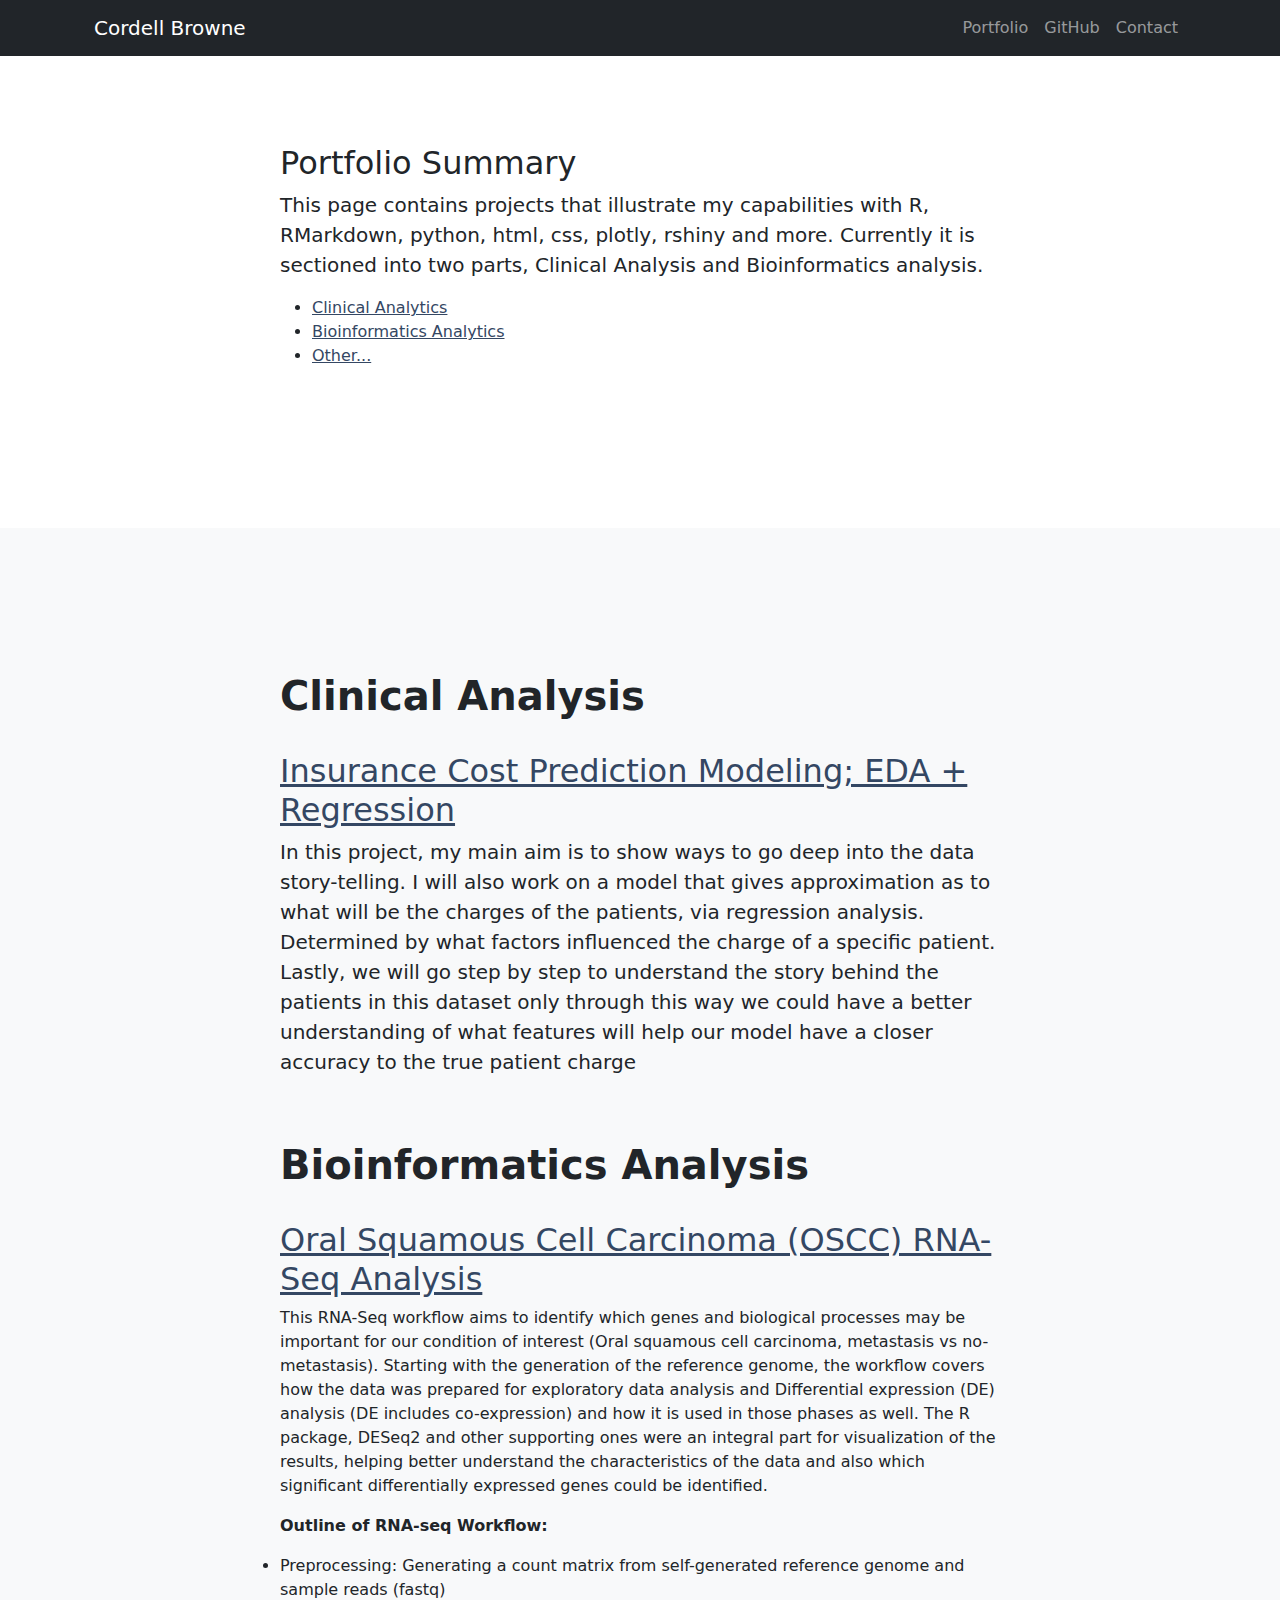
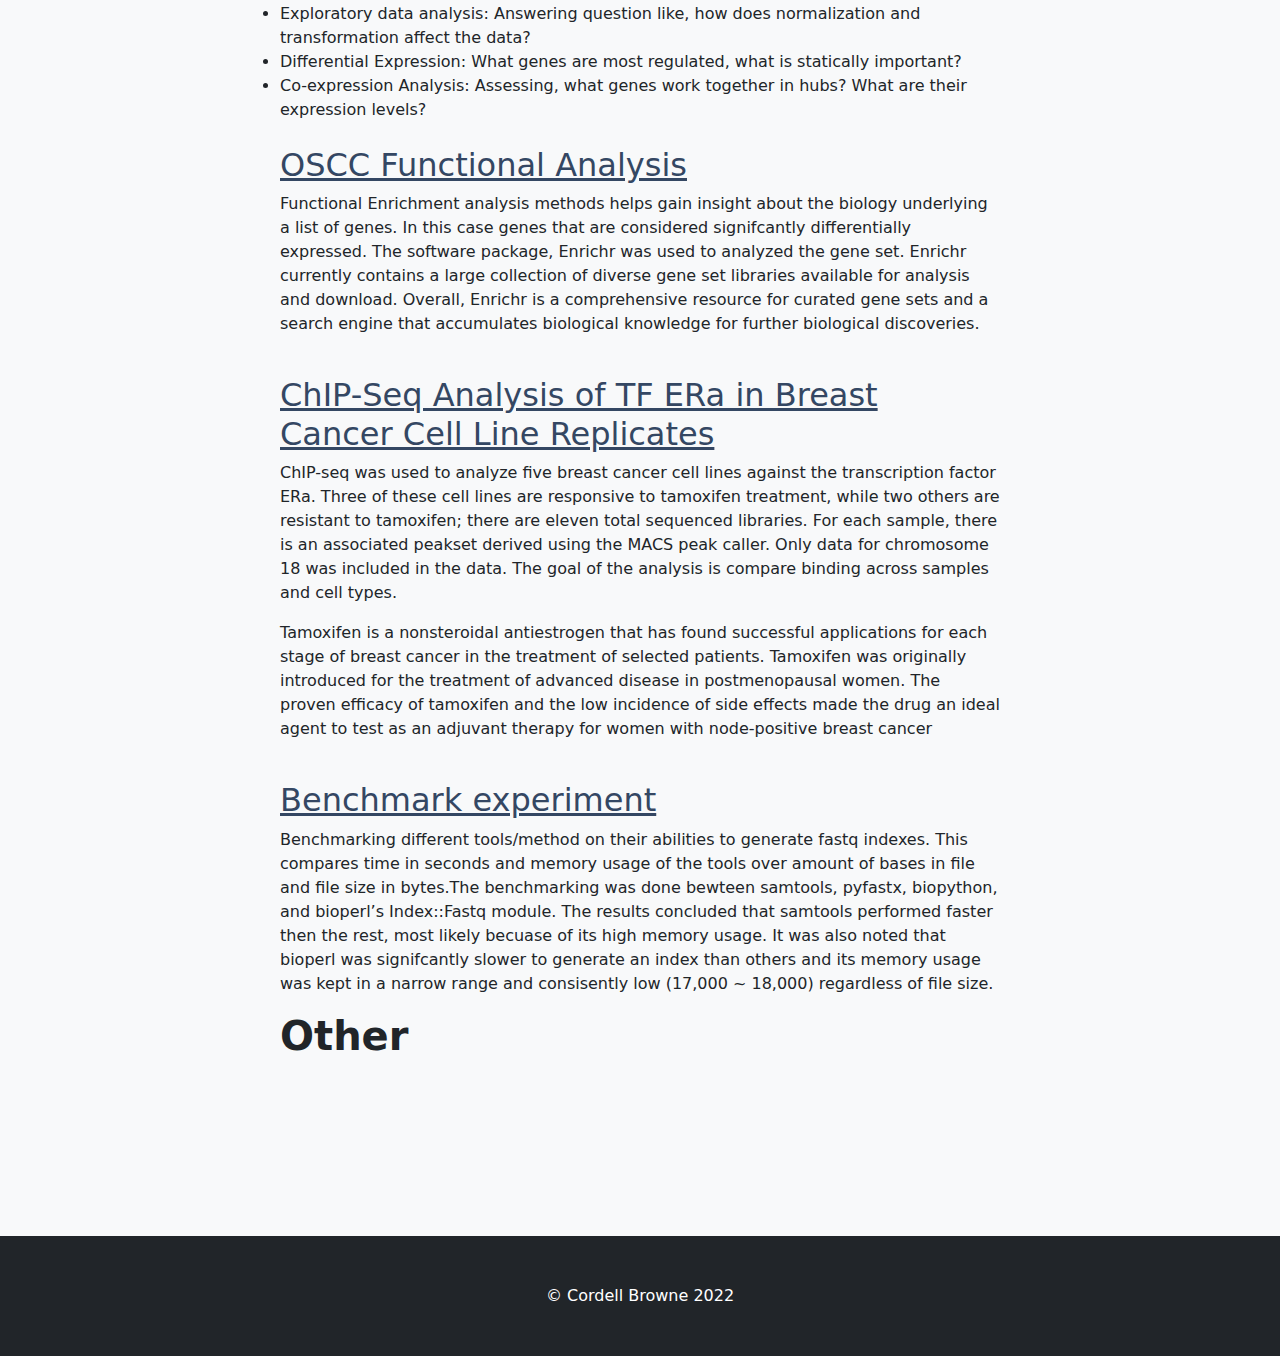
<file: docs/portfolio.html>
<!DOCTYPE html>
<html lang="en">
    <head>
        <meta charset="utf-8" />
        <meta name="viewport" content="width=device-width, initial-scale=1, shrink-to-fit=no" />
        <meta name="description" content="" />
        <meta name="author" content="" />
        <title>Cordell Browne Portfolio - Main Page</title>
        <link rel="icon" type="image/x-icon" href="assets/favicon.ico" />
        <!-- Core theme CSS (includes Bootstrap)-->
        <link href="styles.css" rel="stylesheet" />
    </head>
    <body id="page-top">
        <!-- Navigation-->
        <nav class="navbar navbar-expand-lg navbar-dark bg-dark fixed-top" id="mainNav">
            <div class="container px-4">
                <a class="navbar-brand" href="index.html">Cordell Browne</a>
                <button class="navbar-toggler" type="button" data-bs-toggle="collapse" data-bs-target="#navbarResponsive" aria-controls="navbarResponsive" aria-expanded="false" aria-label="Toggle navigation"><span class="navbar-toggler-icon"></span></button>
                <div class="collapse navbar-collapse" id="navbarResponsive">
                    <ul class="navbar-nav ms-auto">
                        <li class="nav-item"><a class="nav-link" href="portfolio.html">Portfolio</a></li>
                        <li class="nav-item"><a class="nav-link" href="https://github.com/C0RD3LL">GitHub</a></li>
                        <li class="nav-item"><a class="nav-link" href="index.html">Contact</a></li>
                        
                    </ul>
                </div>
            </div>
        </nav>
        <!-- Header-->
        <!-- About section-->
        <section id="about">
            <div class="container px-4">
                <div class="row gx-4 justify-content-center">
                    <div class="col-lg-8">
                        <h2>Portfolio Summary</h2>
                        <p class="lead">This page contains projects that illustrate my capabilities with R, RMarkdown, python, html, css, plotly, rshiny and more. 
                            Currently it is sectioned into two parts, Clinical Analysis and Bioinformatics analysis. 
                        </p>
                        <ul>
                            <li><a href="#clinic">Clinical Analytics</a></li>
                            <li><a href="#bio">Bioinformatics Analytics</a></li>
                            <li><a href="#other">Other...</a></li>
                        </ul>
                    </div>
                </div>
            </div>
        </section>
        <!-- Content section-->
        <section class="bg-light" id="">
            <div class="container px-4">
                <div class="row gx-4 justify-content-center">
                    <div class="col-lg-8">
                        <h1 id="clinic"><b>Clinical Analysis</b></h1>
                        <br>
                        <a href="Insurance.html"><h2 >Insurance Cost Prediction Modeling; EDA + Regression</h2></a>
                        <p class="lead">In this project, my main aim is to show ways to go deep into the data story-telling.
                             I will also work on a model that gives approximation as to what will be the charges of the patients, via regression analysis. Determined by what factors
                             influenced the charge of a specific patient. Lastly, we will go step by step to understand the story behind the patients in this
                             dataset only through this way we could have a better understanding of what features will help our model have a closer accuracy to
                             the true patient charge</p>

                        <br>
                        <br>
                        <h1 id="bio"><b>Bioinformatics Analysis</b></h1>
                        <br>
                        <a href="rnaseq.html"><h2>Oral Squamous Cell Carcinoma (OSCC) RNA-Seq Analysis</h2></a>
                        <p>This RNA-Seq workflow aims to identify which genes and biological processes may be important for our condition of interest 
                            (Oral squamous cell carcinoma, metastasis vs no-metastasis). Starting with the generation of the reference genome, the workflow
                             covers how the data was prepared for exploratory data analysis and Differential expression (DE) analysis (DE includes co-expression)
                              and how it is used in those phases as well. The R package, DESeq2 and other supporting ones were an integral part for visualization
                               of the results, helping better understand the characteristics of the data and also which significant differentially expressed genes
                                could be identified.</p>
                        <p><b>Outline of RNA-seq Workflow:</b></p>
                        <li>Preprocessing: Generating a count matrix from self-generated reference genome and sample reads (fastq)</li>
                        <li>Exploratory data analysis: Answering question like, how does normalization and transformation affect the data?</li>
                        <li>Differential Expression: What genes are most regulated, what is statically important?</li>
                        <li>Co-expression Analysis: Assessing, what genes work together in hubs? What are their expression levels?</li>
                        <br>
                        <a href="functional.html"><h2>OSCC Functional Analysis</h2></a>
                        <p>Functional Enrichment analysis methods helps gain insight about the biology underlying a list of genes. In this case genes
                             that are considered signifcantly differentially expressed. The software package, Enrichr was used to analyzed the gene set.
                              Enrichr currently contains a large collection of diverse gene set libraries available for analysis and download. Overall,
                               Enrichr is a comprehensive resource for curated gene sets and a search engine that accumulates biological knowledge for
                                further biological discoveries.
                        </p>
                        <br>
                        <a href="ChIP.html"><h2>ChIP-Seq Analysis of TF ERa in Breast Cancer Cell Line Replicates</h2></a>
                        <p>ChIP-seq was used to analyze five breast cancer cell lines against the transcription factor ERa. Three of these cell lines are
                             responsive to tamoxifen treatment, while two others are resistant to tamoxifen; there are eleven total sequenced libraries.
                              For each sample, there is an associated peakset derived using the MACS peak caller. Only data for chromosome 18 was included
                               in the data. The goal of the analysis is compare binding across samples and cell types.</p>

                         <p>Tamoxifen is a nonsteroidal antiestrogen that has found successful applications for each stage of breast cancer in the treatment
                             of selected patients. Tamoxifen was originally introduced for the treatment of advanced disease in postmenopausal women. The 
                             proven efficacy of tamoxifen and the low incidence of side effects made the drug an ideal agent to test as an adjuvant therapy
                              for women with node-positive breast cancer</p>      
                        <br>
                        <a href="benchmark.html"><h2>Benchmark experiment</h2></a>
                        <p>Benchmarking different tools/method on their abilities to generate fastq indexes. This compares time in seconds and memory usage of
                             the tools over amount of bases in file and file size in bytes.The benchmarking was done bewteen samtools, pyfastx, biopython, and
                              bioperl’s Index::Fastq module. The results concluded that samtools performed faster then the rest, most likely becuase of its high
                               memory usage. It was also noted that bioperl was signifcantly slower to generate an index than others and its memory usage was kept
                                in a narrow range and consisently low (17,000 ~ 18,000) regardless of file size.</p>
                        <h1 id="other"><b>Other</b></h1>
                        <br>
                    </div>
                </div>
            </div>
        </section>
        <!-- Contact section-->
        <!-- Footer-->
        <footer class="py-5 bg-dark">
            <div class="container px-4"><p class="m-0 text-center text-white">&copy; Cordell Browne 2022</p></div>
        </footer>
        <!-- Bootstrap core JS-->
        <script src="https://cdn.jsdelivr.net/npm/bootstrap@5.1.3/dist/js/bootstrap.bundle.min.js"></script>
        <!-- Core theme JS-->
        <script src="js/scripts.js"></script>
    </body>
</html>
</file>
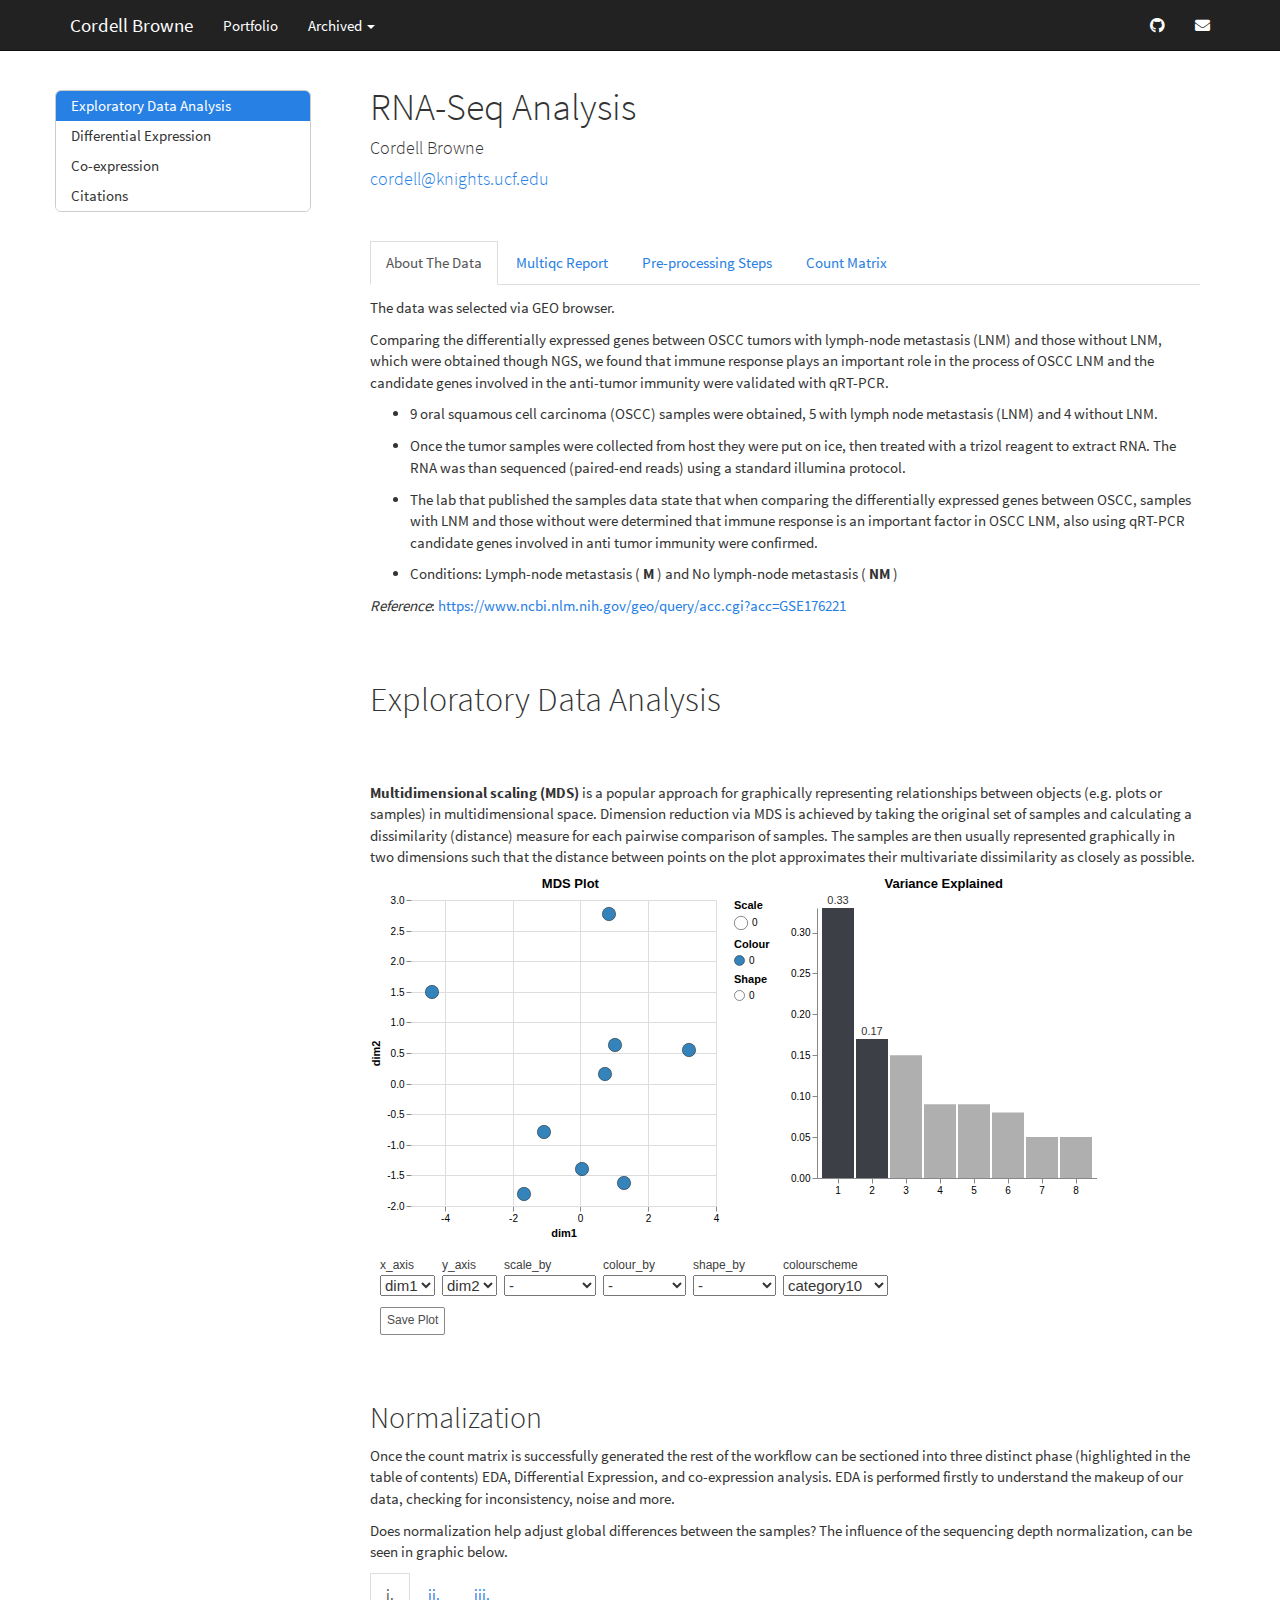
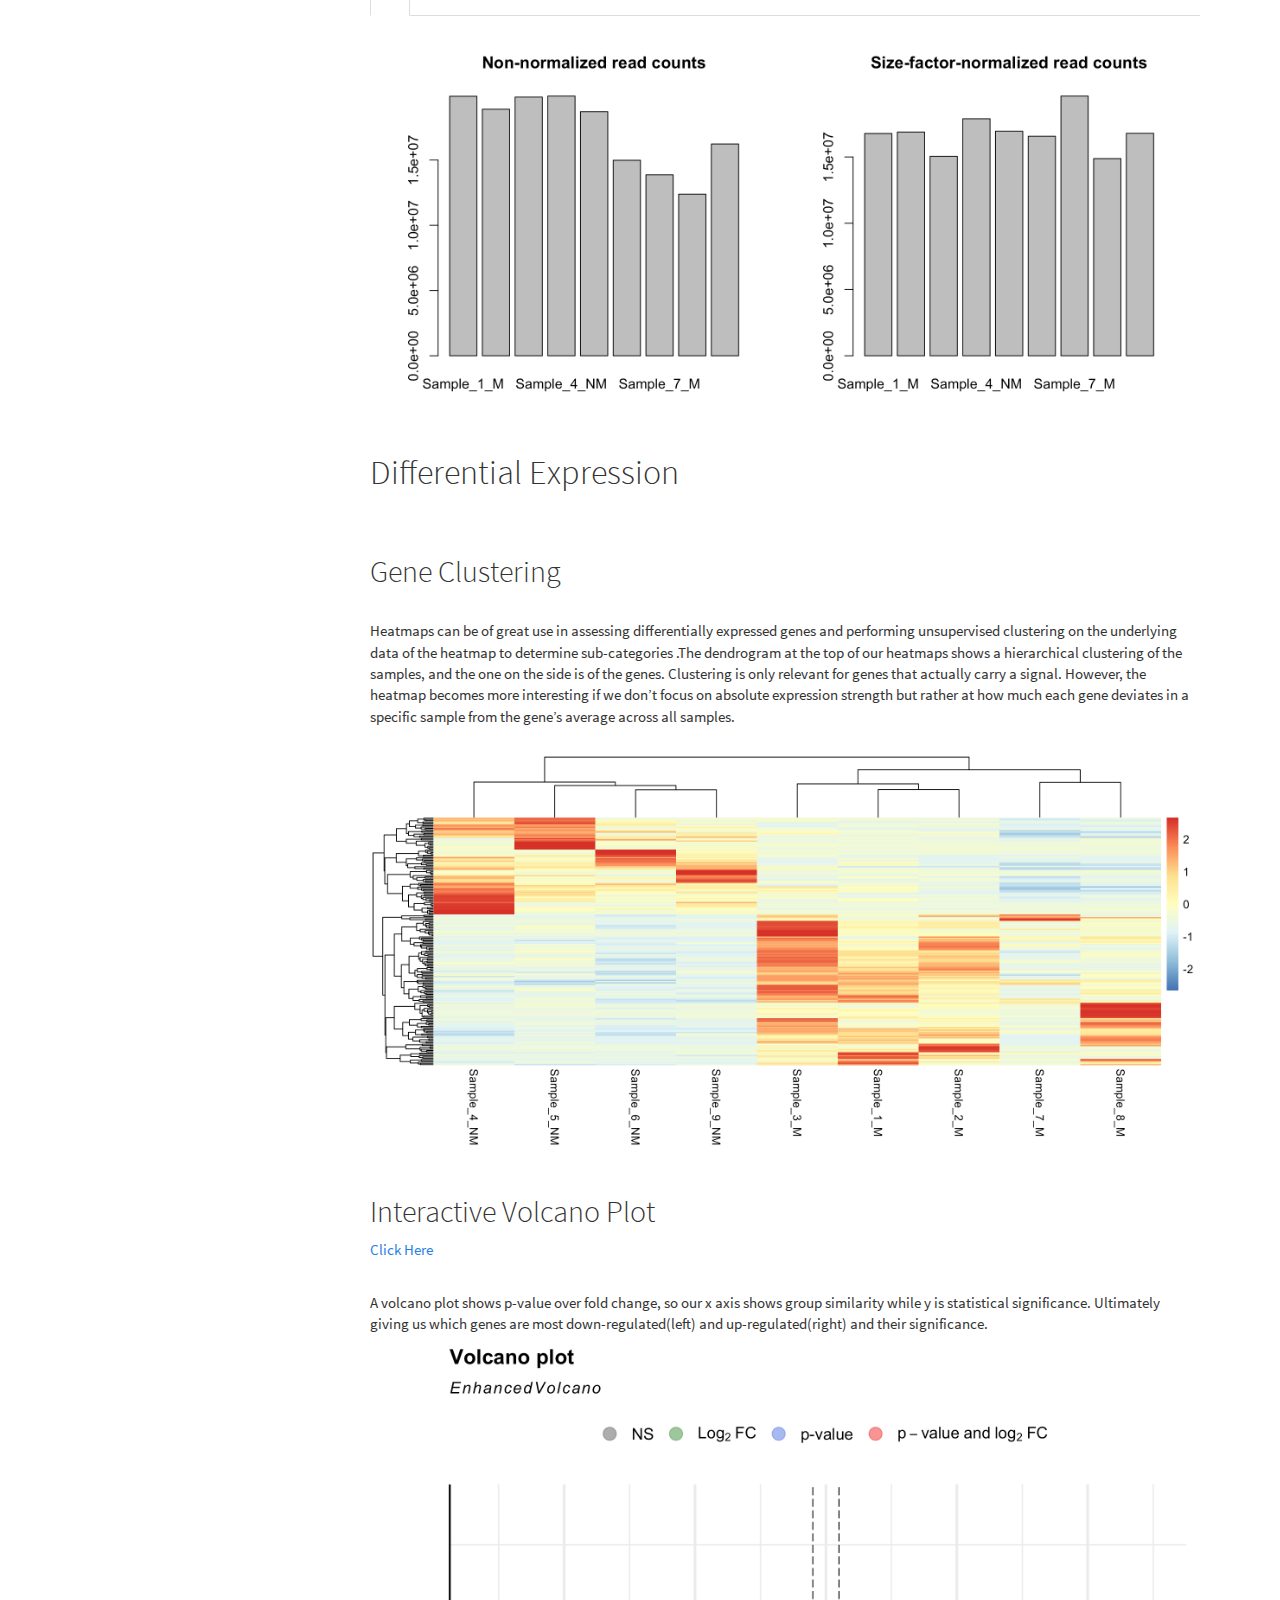
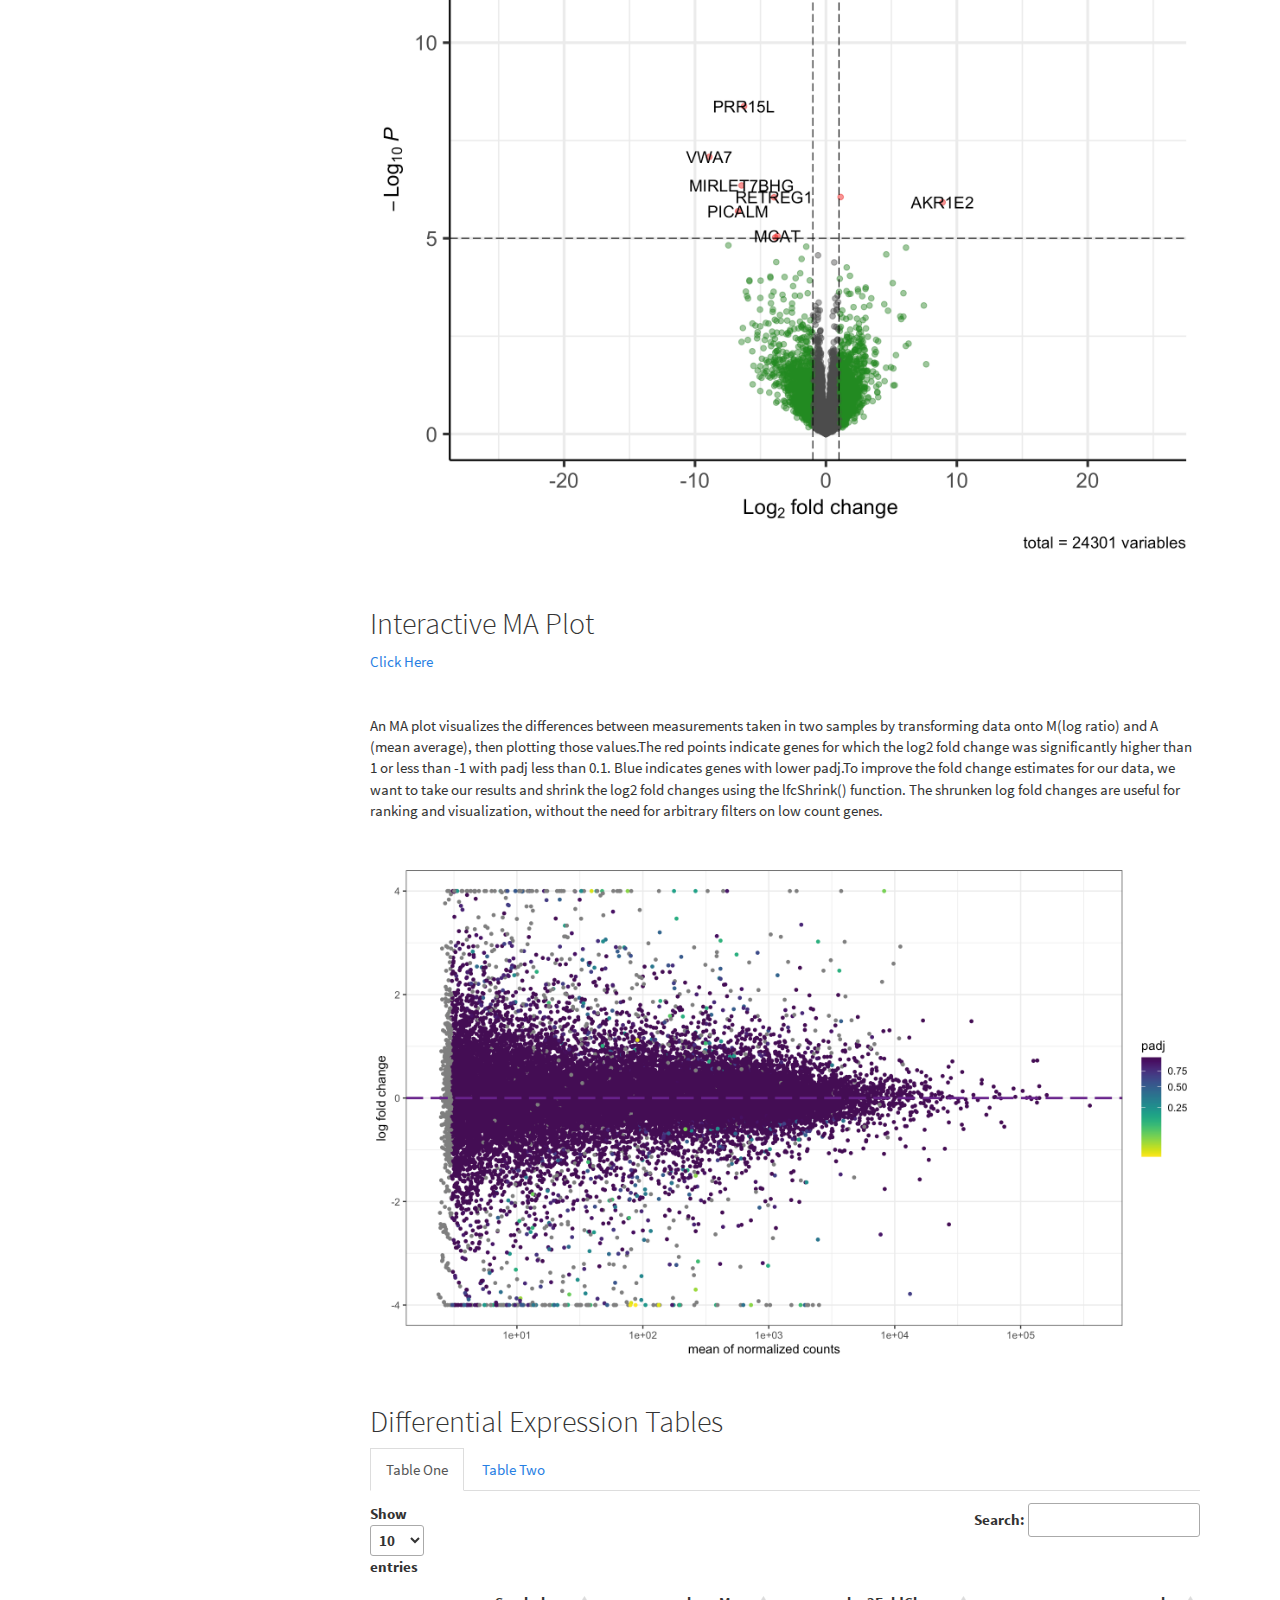
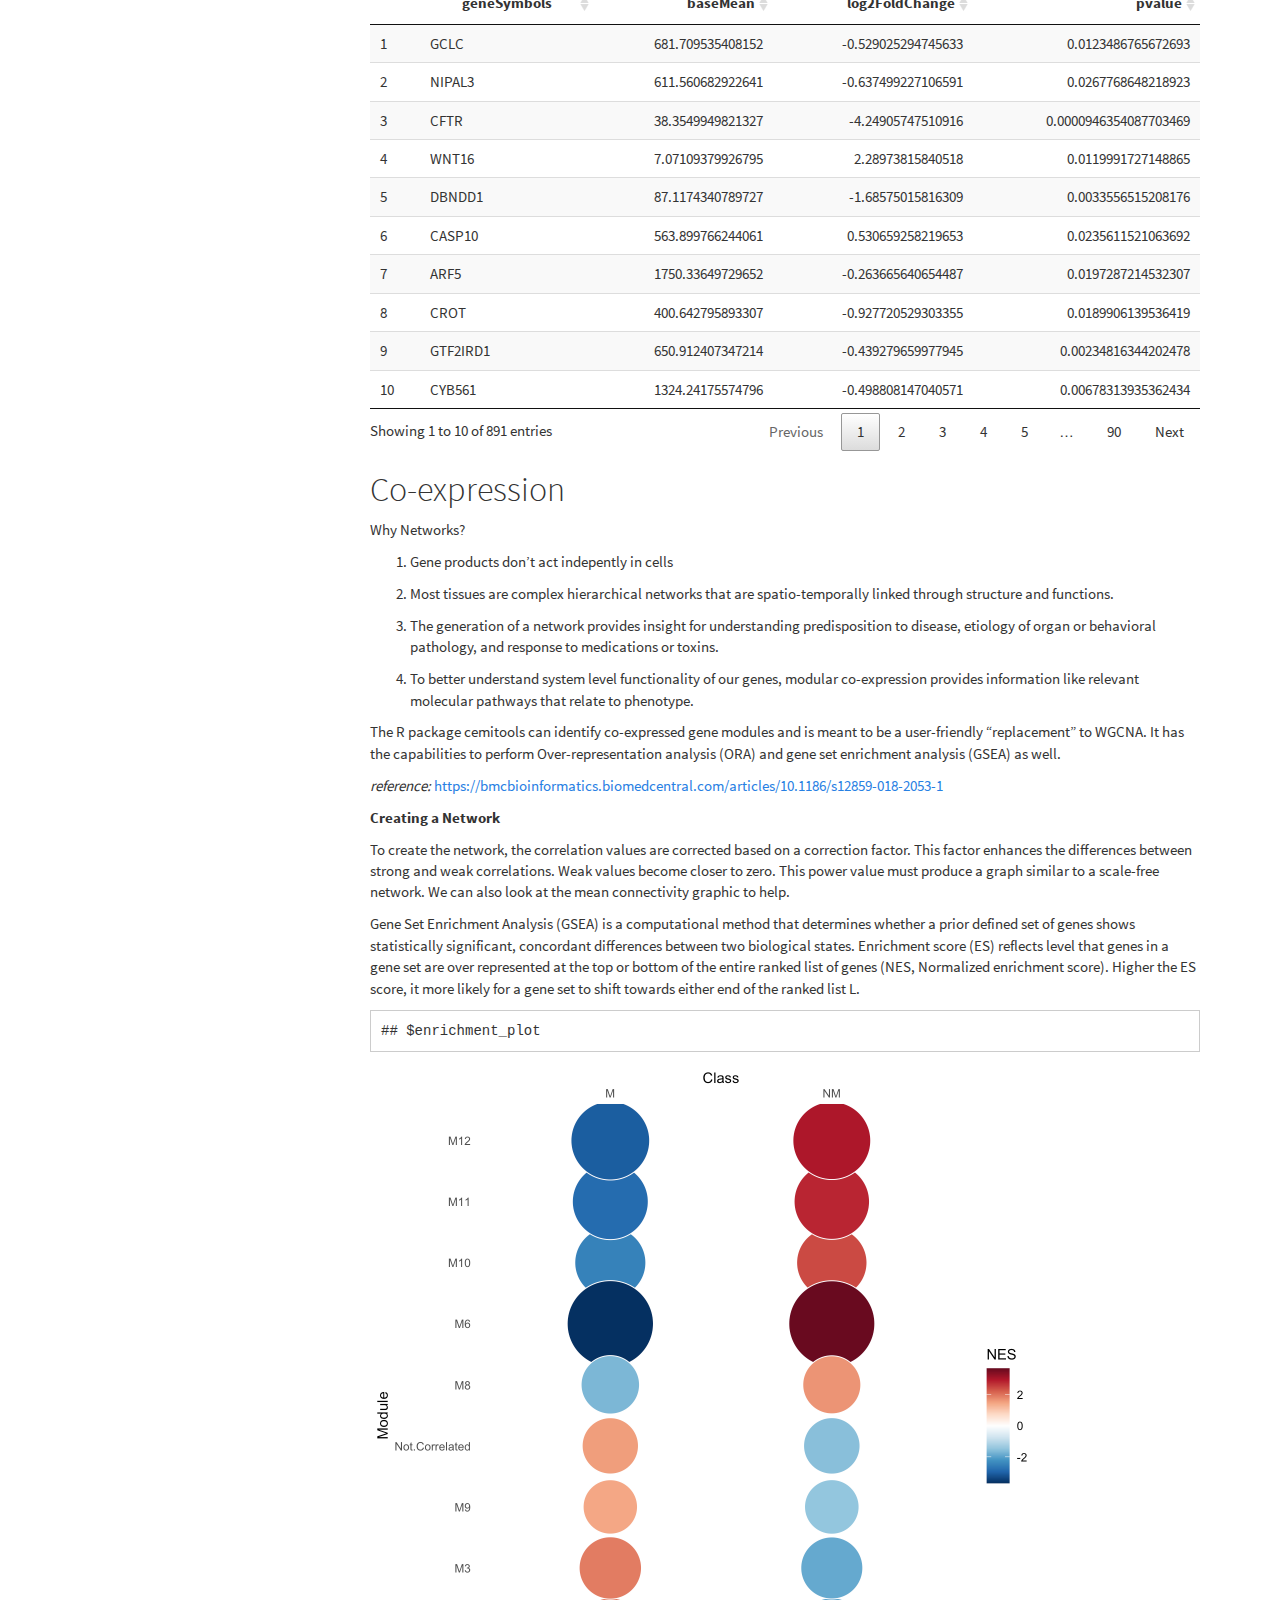
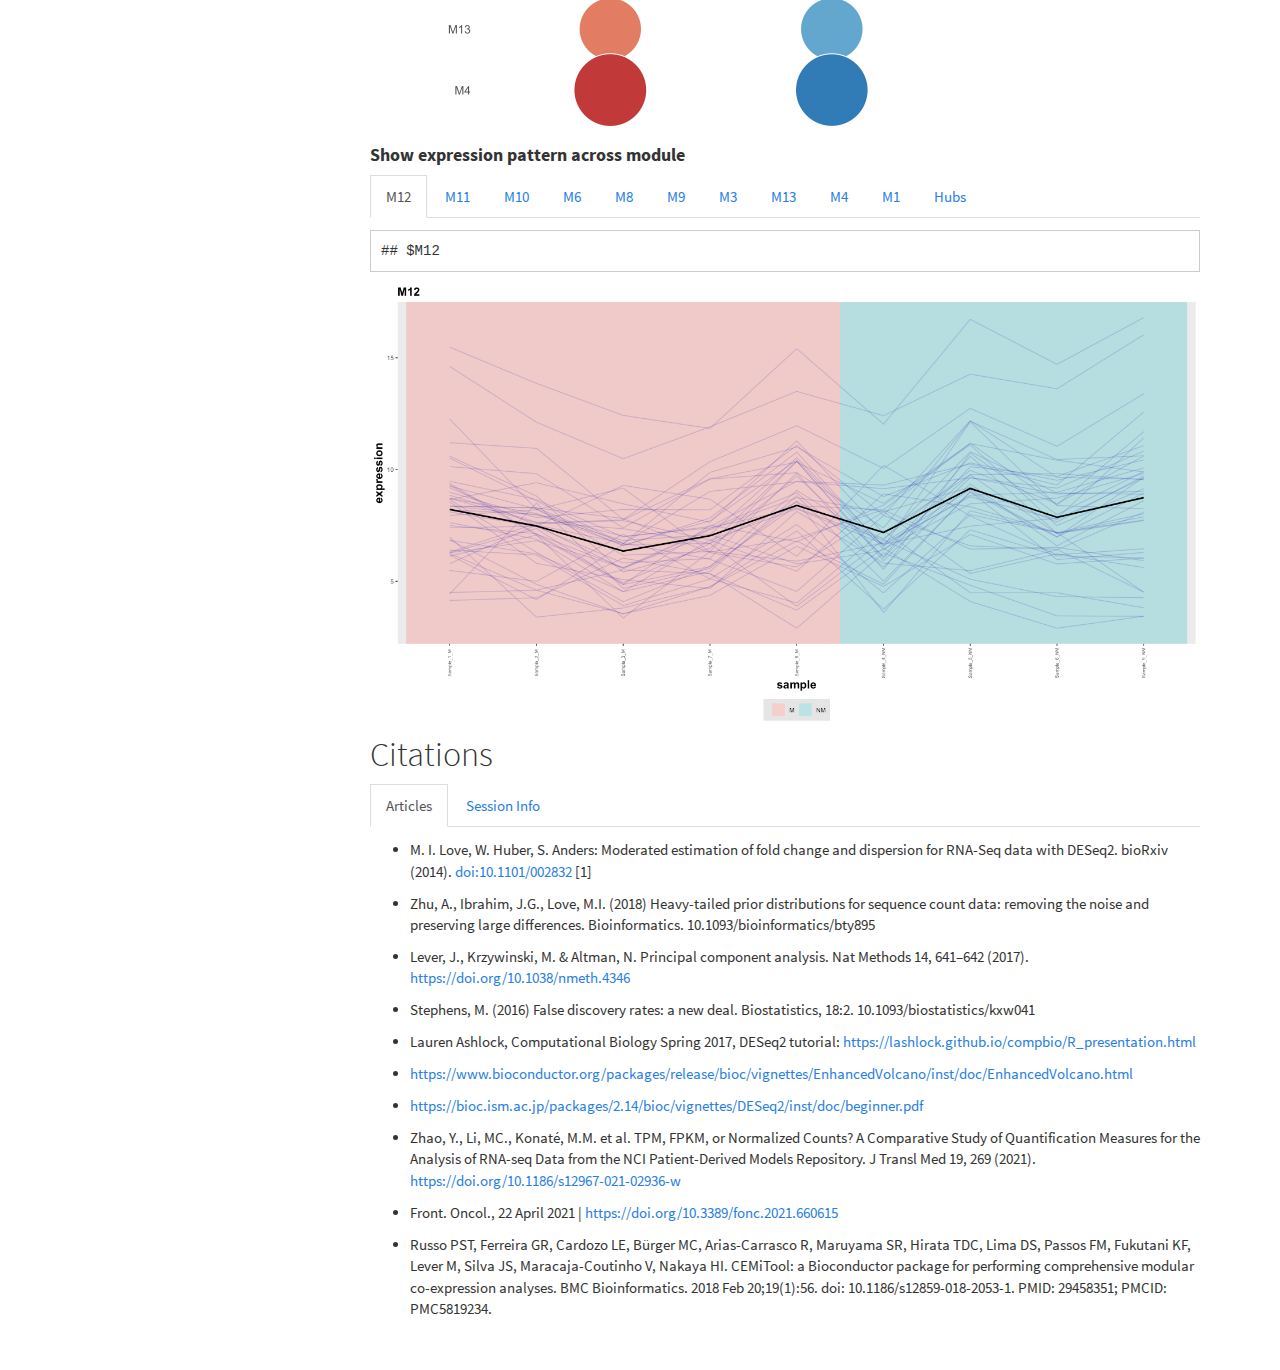
<file: docs/rnaseq.html>
<!DOCTYPE html>

<html>

<head>

<meta charset="utf-8" />
<meta name="generator" content="pandoc" />
<meta http-equiv="X-UA-Compatible" content="IE=EDGE" />


<meta name="author" content="Cordell Browne" />


<title>Cordell Browne Portolio - OSCC RNA-Seq Analysis</title>

<script src="site_libs/header-attrs-2.13/header-attrs.js"></script>
<script src="site_libs/jquery-3.6.0/jquery-3.6.0.min.js"></script>
<meta name="viewport" content="width=device-width, initial-scale=1" />
<link href="site_libs/bootstrap-3.3.5/css/cosmo.min.css" rel="stylesheet" />
<script src="site_libs/bootstrap-3.3.5/js/bootstrap.min.js"></script>
<script src="site_libs/bootstrap-3.3.5/shim/html5shiv.min.js"></script>
<script src="site_libs/bootstrap-3.3.5/shim/respond.min.js"></script>
<style>h1 {font-size: 34px;}
       h1.title {font-size: 38px;}
       h2 {font-size: 30px;}
       h3 {font-size: 24px;}
       h4 {font-size: 18px;}
       h5 {font-size: 16px;}
       h6 {font-size: 12px;}
       code {color: inherit; background-color: rgba(0, 0, 0, 0.04);}
       pre:not([class]) { background-color: white }</style>
<script src="site_libs/jqueryui-1.11.4/jquery-ui.min.js"></script>
<link href="site_libs/tocify-1.9.1/jquery.tocify.css" rel="stylesheet" />
<script src="site_libs/tocify-1.9.1/jquery.tocify.js"></script>
<script src="site_libs/navigation-1.1/tabsets.js"></script>
<script src="site_libs/kePrint-0.0.1/kePrint.js"></script>
<link href="site_libs/lightable-0.0.1/lightable.css" rel="stylesheet" />
<script src="site_libs/htmlwidgets-1.5.4/htmlwidgets.js"></script>
<link href="site_libs/vega-1/vega_plots.css" rel="stylesheet" />
<script src="site_libs/vega-1/vega.min.js"></script>
<link href="site_libs/vega-tooltip-1/vega-tooltip.css" rel="stylesheet" />
<script src="site_libs/vega-tooltip-1/vega-tooltip.js"></script>
<script src="site_libs/GlimmaV2-1/MDSSpecs.js"></script>
<script src="site_libs/GlimmaV2-1/XYSpecs.js"></script>
<script src="site_libs/GlimmaV2-1/expressionSpec.js"></script>
<script src="site_libs/GlimmaV2-1/makeTooltip.js"></script>
<script src="site_libs/GlimmaV2-1/saveTools.js"></script>
<script src="site_libs/glimmaMDS-binding-2.4.0/glimmaMDS.js"></script>
<link href="site_libs/datatables-css-0.0.0/datatables-crosstalk.css" rel="stylesheet" />
<script src="site_libs/datatables-binding-0.22/datatables.js"></script>
<link href="site_libs/dt-core-1.11.3/css/jquery.dataTables.min.css" rel="stylesheet" />
<link href="site_libs/dt-core-1.11.3/css/jquery.dataTables.extra.css" rel="stylesheet" />
<script src="site_libs/dt-core-1.11.3/js/jquery.dataTables.min.js"></script>
<link href="site_libs/crosstalk-1.2.0/css/crosstalk.min.css" rel="stylesheet" />
<script src="site_libs/crosstalk-1.2.0/js/crosstalk.min.js"></script>
<link href="site_libs/font-awesome-5.1.0/css/all.css" rel="stylesheet" />
<link href="site_libs/font-awesome-5.1.0/css/v4-shims.css" rel="stylesheet" />

<style type="text/css">
  code{white-space: pre-wrap;}
  span.smallcaps{font-variant: small-caps;}
  span.underline{text-decoration: underline;}
  div.column{display: inline-block; vertical-align: top; width: 50%;}
  div.hanging-indent{margin-left: 1.5em; text-indent: -1.5em;}
  ul.task-list{list-style: none;}
    </style>



<style type="text/css">
  code {
    white-space: pre;
  }
  .sourceCode {
    overflow: visible;
  }
</style>
<style type="text/css" data-origin="pandoc">
pre > code.sourceCode { white-space: pre; position: relative; }
pre > code.sourceCode > span { display: inline-block; line-height: 1.25; }
pre > code.sourceCode > span:empty { height: 1.2em; }
.sourceCode { overflow: visible; }
code.sourceCode > span { color: inherit; text-decoration: inherit; }
div.sourceCode { margin: 1em 0; }
pre.sourceCode { margin: 0; }
@media screen {
div.sourceCode { overflow: auto; }
}
@media print {
pre > code.sourceCode { white-space: pre-wrap; }
pre > code.sourceCode > span { text-indent: -5em; padding-left: 5em; }
}
pre.numberSource code
  { counter-reset: source-line 0; }
pre.numberSource code > span
  { position: relative; left: -4em; counter-increment: source-line; }
pre.numberSource code > span > a:first-child::before
  { content: counter(source-line);
    position: relative; left: -1em; text-align: right; vertical-align: baseline;
    border: none; display: inline-block;
    -webkit-touch-callout: none; -webkit-user-select: none;
    -khtml-user-select: none; -moz-user-select: none;
    -ms-user-select: none; user-select: none;
    padding: 0 4px; width: 4em;
    color: #aaaaaa;
  }
pre.numberSource { margin-left: 3em; border-left: 1px solid #aaaaaa;  padding-left: 4px; }
div.sourceCode
  {   }
@media screen {
pre > code.sourceCode > span > a:first-child::before { text-decoration: underline; }
}
code span.al { color: #ff0000; font-weight: bold; } /* Alert */
code span.an { color: #60a0b0; font-weight: bold; font-style: italic; } /* Annotation */
code span.at { color: #7d9029; } /* Attribute */
code span.bn { color: #40a070; } /* BaseN */
code span.bu { } /* BuiltIn */
code span.cf { color: #007020; font-weight: bold; } /* ControlFlow */
code span.ch { color: #4070a0; } /* Char */
code span.cn { color: #880000; } /* Constant */
code span.co { color: #60a0b0; font-style: italic; } /* Comment */
code span.cv { color: #60a0b0; font-weight: bold; font-style: italic; } /* CommentVar */
code span.do { color: #ba2121; font-style: italic; } /* Documentation */
code span.dt { color: #902000; } /* DataType */
code span.dv { color: #40a070; } /* DecVal */
code span.er { color: #ff0000; font-weight: bold; } /* Error */
code span.ex { } /* Extension */
code span.fl { color: #40a070; } /* Float */
code span.fu { color: #06287e; } /* Function */
code span.im { } /* Import */
code span.in { color: #60a0b0; font-weight: bold; font-style: italic; } /* Information */
code span.kw { color: #007020; font-weight: bold; } /* Keyword */
code span.op { color: #666666; } /* Operator */
code span.ot { color: #007020; } /* Other */
code span.pp { color: #bc7a00; } /* Preprocessor */
code span.sc { color: #4070a0; } /* SpecialChar */
code span.ss { color: #bb6688; } /* SpecialString */
code span.st { color: #4070a0; } /* String */
code span.va { color: #19177c; } /* Variable */
code span.vs { color: #4070a0; } /* VerbatimString */
code span.wa { color: #60a0b0; font-weight: bold; font-style: italic; } /* Warning */

</style>
<script>
// apply pandoc div.sourceCode style to pre.sourceCode instead
(function() {
  var sheets = document.styleSheets;
  for (var i = 0; i < sheets.length; i++) {
    if (sheets[i].ownerNode.dataset["origin"] !== "pandoc") continue;
    try { var rules = sheets[i].cssRules; } catch (e) { continue; }
    for (var j = 0; j < rules.length; j++) {
      var rule = rules[j];
      // check if there is a div.sourceCode rule
      if (rule.type !== rule.STYLE_RULE || rule.selectorText !== "div.sourceCode") continue;
      var style = rule.style.cssText;
      // check if color or background-color is set
      if (rule.style.color === '' && rule.style.backgroundColor === '') continue;
      // replace div.sourceCode by a pre.sourceCode rule
      sheets[i].deleteRule(j);
      sheets[i].insertRule('pre.sourceCode{' + style + '}', j);
    }
  }
})();
</script>







<style type = "text/css">
.main-container {
  max-width: 940px;
  margin-left: auto;
  margin-right: auto;
}
img {
  max-width:100%;
}
.tabbed-pane {
  padding-top: 12px;
}
.html-widget {
  margin-bottom: 20px;
}
button.code-folding-btn:focus {
  outline: none;
}
summary {
  display: list-item;
}
details > summary > p:only-child {
  display: inline;
}
pre code {
  padding: 0;
}
</style>


<style type="text/css">
.dropdown-submenu {
  position: relative;
}
.dropdown-submenu>.dropdown-menu {
  top: 0;
  left: 100%;
  margin-top: -6px;
  margin-left: -1px;
  border-radius: 0 6px 6px 6px;
}
.dropdown-submenu:hover>.dropdown-menu {
  display: block;
}
.dropdown-submenu>a:after {
  display: block;
  content: " ";
  float: right;
  width: 0;
  height: 0;
  border-color: transparent;
  border-style: solid;
  border-width: 5px 0 5px 5px;
  border-left-color: #cccccc;
  margin-top: 5px;
  margin-right: -10px;
}
.dropdown-submenu:hover>a:after {
  border-left-color: #adb5bd;
}
.dropdown-submenu.pull-left {
  float: none;
}
.dropdown-submenu.pull-left>.dropdown-menu {
  left: -100%;
  margin-left: 10px;
  border-radius: 6px 0 6px 6px;
}
</style>

<script type="text/javascript">
// manage active state of menu based on current page
$(document).ready(function () {
  // active menu anchor
  href = window.location.pathname
  href = href.substr(href.lastIndexOf('/') + 1)
  if (href === "")
    href = "index.html";
  var menuAnchor = $('a[href="' + href + '"]');

  // mark it active
  menuAnchor.tab('show');

  // if it's got a parent navbar menu mark it active as well
  menuAnchor.closest('li.dropdown').addClass('active');

  // Navbar adjustments
  var navHeight = $(".navbar").first().height() + 15;
  var style = document.createElement('style');
  var pt = "padding-top: " + navHeight + "px; ";
  var mt = "margin-top: -" + navHeight + "px; ";
  var css = "";
  // offset scroll position for anchor links (for fixed navbar)
  for (var i = 1; i <= 6; i++) {
    css += ".section h" + i + "{ " + pt + mt + "}\n";
  }
  style.innerHTML = "body {" + pt + "padding-bottom: 40px; }\n" + css;
  document.head.appendChild(style);
});
</script>

<!-- tabsets -->

<style type="text/css">
.tabset-dropdown > .nav-tabs {
  display: inline-table;
  max-height: 500px;
  min-height: 44px;
  overflow-y: auto;
  border: 1px solid #ddd;
  border-radius: 4px;
}

.tabset-dropdown > .nav-tabs > li.active:before {
  content: "";
  font-family: 'Glyphicons Halflings';
  display: inline-block;
  padding: 10px;
  border-right: 1px solid #ddd;
}

.tabset-dropdown > .nav-tabs.nav-tabs-open > li.active:before {
  content: "&#xe258;";
  border: none;
}

.tabset-dropdown > .nav-tabs.nav-tabs-open:before {
  content: "";
  font-family: 'Glyphicons Halflings';
  display: inline-block;
  padding: 10px;
  border-right: 1px solid #ddd;
}

.tabset-dropdown > .nav-tabs > li.active {
  display: block;
}

.tabset-dropdown > .nav-tabs > li > a,
.tabset-dropdown > .nav-tabs > li > a:focus,
.tabset-dropdown > .nav-tabs > li > a:hover {
  border: none;
  display: inline-block;
  border-radius: 4px;
  background-color: transparent;
}

.tabset-dropdown > .nav-tabs.nav-tabs-open > li {
  display: block;
  float: none;
}

.tabset-dropdown > .nav-tabs > li {
  display: none;
}
</style>

<!-- code folding -->



<style type="text/css">

#TOC {
  margin: 25px 0px 20px 0px;
}
@media (max-width: 768px) {
#TOC {
  position: relative;
  width: 100%;
}
}

@media print {
.toc-content {
  /* see https://github.com/w3c/csswg-drafts/issues/4434 */
  float: right;
}
}

.toc-content {
  padding-left: 30px;
  padding-right: 40px;
}

div.main-container {
  max-width: 1200px;
}

div.tocify {
  width: 20%;
  max-width: 260px;
  max-height: 85%;
}

@media (min-width: 768px) and (max-width: 991px) {
  div.tocify {
    width: 25%;
  }
}

@media (max-width: 767px) {
  div.tocify {
    width: 100%;
    max-width: none;
  }
}

.tocify ul, .tocify li {
  line-height: 20px;
}

.tocify-subheader .tocify-item {
  font-size: 0.90em;
}

.tocify .list-group-item {
  border-radius: 0px;
}


</style>



</head>

<body>


<div class="container-fluid main-container">


<!-- setup 3col/9col grid for toc_float and main content  -->
<div class="row">
<div class="col-xs-12 col-sm-4 col-md-3">
<div id="TOC" class="tocify">
</div>
</div>

<div class="toc-content col-xs-12 col-sm-8 col-md-9">




<div class="navbar navbar-default  navbar-fixed-top" role="navigation">
  <div class="container">
    <div class="navbar-header">
      <button type="button" class="navbar-toggle collapsed" data-toggle="collapse" data-bs-toggle="collapse" data-target="#navbar" data-bs-target="#navbar">
        <span class="icon-bar"></span>
        <span class="icon-bar"></span>
        <span class="icon-bar"></span>
      </button>
      <a class="navbar-brand" href="index.html">Cordell Browne</a>
    </div>
    <div id="navbar" class="navbar-collapse collapse">
      <ul class="nav navbar-nav">
        <li>
  <a href="portfolio.html">Portfolio</a>
</li>
<li class="dropdown">
  <a href="#" class="dropdown-toggle" data-toggle="dropdown" role="button" data-bs-toggle="dropdown" aria-expanded="false">
    Archived
     
    <span class="caret"></span>
  </a>
  <ul class="dropdown-menu" role="menu">
    <li>
      <a href="./rnaseqv1/rna-seq.html">RNA-Seq (Original)</a>
    </li>
    <li class="dropdown-header">Benchmark Experiment</li>
    <li class="dropdown-header">Wet Lab Research</li>
    <li class="dropdown-header">Linear Regression</li>
    <li class="dropdown-header">Neural Net</li>
    <li class="dropdown-header">Dashboard</li>
  </ul>
</li>
      </ul>
      <ul class="nav navbar-nav navbar-right">
        <li>
  <a href="https://github.com/C0RD3LL/Portfolio">
    <span class="fa fa-github"></span>
     
  </a>
</li>
<li>
  <a href="contact.html">
    <span class="fa fa-envelope"></span>
     
  </a>
</li>
      </ul>
    </div><!--/.nav-collapse -->
  </div><!--/.container -->
</div><!--/.navbar -->

<div id="header">



<h1 class="title toc-ignore">RNA-Seq Analysis</h1>
<h4 class="author">Cordell Browne</h4>
<h4 class="date"><a href="mailto:cordell@knights.ucf.edu" class="email">cordell@knights.ucf.edu</a></h4>

</div>


<p><br></p>
<div id="section" class="section level2 tabset tabset-fade">
<h2 class="tabset tabset-fade"></h2>
<div id="about-the-data" class="section level3">
<h3>About The Data</h3>
<p>The data was selected via GEO browser.</p>
<p>Comparing the differentially expressed genes between OSCC tumors with lymph-node metastasis (LNM) and those without LNM, which were obtained though NGS, we found that immune response plays an important role in the process of OSCC LNM and the candidate genes involved in the anti-tumor immunity were validated with qRT-PCR.</p>
<ul>
<li><p>9 oral squamous cell carcinoma (OSCC) samples were obtained, 5 with lymph node metastasis (LNM) and 4 without LNM.</p></li>
<li><p>Once the tumor samples were collected from host they were put on ice, then treated with a trizol reagent to extract RNA. The RNA was than sequenced (paired-end reads) using a standard illumina protocol.</p></li>
<li><p>The lab that published the samples data state that when comparing the differentially expressed genes between OSCC, samples with LNM and those without were determined that immune response is an important factor in OSCC LNM, also using qRT-PCR candidate genes involved in anti tumor immunity were confirmed.</p></li>
<li><p>Conditions: Lymph-node metastasis ( <strong>M</strong> ) and No lymph-node metastasis ( <strong>NM</strong> )</p></li>
</ul>
<p><em>Reference</em>: <a href="https://www.ncbi.nlm.nih.gov/geo/query/acc.cgi?acc=GSE176221" class="uri">https://www.ncbi.nlm.nih.gov/geo/query/acc.cgi?acc=GSE176221</a></p>
<p><br> <br></p>
</div>
<div id="multiqc-report" class="section level3">
<h3>Multiqc Report</h3>
<div id="sample-file-not-representitative-of-data" class="section level4">
<h4><a href="./multiqc_report.html">Sample File (<em>Not representitative of data</em>)</a></h4>
<p><br> <br></p>
</div>
</div>
<div id="pre-processing-steps" class="section level3">
<h3>Pre-processing Steps</h3>
<p><code>fasterq-dump</code> is a tool for downloading sequencing reads from NCBI’s Sequence Read Archive (SRA). These sequence reads will be downloaded as FASTQ files. How these FASTQ files are formatted depends on the <code>fasterq-dump</code> options used.</p>
<div class="sourceCode" id="cb1"><pre class="sourceCode bash"><code class="sourceCode bash"><span id="cb1-1"><a href="#cb1-1" aria-hidden="true" tabindex="-1"></a><span class="cf">for</span> <span class="kw">((</span><span class="va">i</span> <span class="op">=</span> <span class="dv">26</span><span class="kw">;</span> <span class="va">i</span> <span class="op">&lt;=</span> <span class="dv">34</span><span class="kw">;</span> <span class="va">i</span><span class="op">++</span><span class="kw">))</span></span>
<span id="cb1-2"><a href="#cb1-2" aria-hidden="true" tabindex="-1"></a>  <span class="cf">do</span></span>
<span id="cb1-3"><a href="#cb1-3" aria-hidden="true" tabindex="-1"></a>  <span class="ex">fasterq-dump</span> SRR147406<span class="va">$i</span></span>
<span id="cb1-4"><a href="#cb1-4" aria-hidden="true" tabindex="-1"></a><span class="cf">done</span></span></code></pre></div>
<p>Generating a genome indices from ensembl GRCh38 file and annotations.</p>
<div class="sourceCode" id="cb2"><pre class="sourceCode bash"><code class="sourceCode bash"><span id="cb2-1"><a href="#cb2-1" aria-hidden="true" tabindex="-1"></a><span class="ex">STAR</span> <span class="at">--runThreadN</span> 16 <span class="dt">\</span></span>
<span id="cb2-2"><a href="#cb2-2" aria-hidden="true" tabindex="-1"></a>--runMode genomeGenerate <span class="dt">\</span></span>
<span id="cb2-3"><a href="#cb2-3" aria-hidden="true" tabindex="-1"></a>--genomeDir ref <span class="dt">\</span></span>
<span id="cb2-4"><a href="#cb2-4" aria-hidden="true" tabindex="-1"></a>--genomeFastaFiles ref/GRCh38.primary_assembly.genome.fa <span class="dt">\</span></span>
<span id="cb2-5"><a href="#cb2-5" aria-hidden="true" tabindex="-1"></a>--sjdbGTFile ref/ensembl.v39.annotation.gtf </span></code></pre></div>
<p>Align Reads <strong>(fastq –&gt; BAMs)</strong></p>
<div class="sourceCode" id="cb3"><pre class="sourceCode bash"><code class="sourceCode bash"><span id="cb3-1"><a href="#cb3-1" aria-hidden="true" tabindex="-1"></a><span class="cf">for</span> file <span class="kw">in</span> <span class="pp">*</span>1.fastq<span class="kw">;</span> <span class="cf">do</span> <span class="va">name</span><span class="op">=</span><span class="va">$(</span><span class="fu">basename</span> <span class="va">${file}</span> 1.fastq<span class="va">)</span></span>
<span id="cb3-2"><a href="#cb3-2" aria-hidden="true" tabindex="-1"></a>  <span class="ex">STAR</span> <span class="at">--runMode</span> alignReads <span class="at">--genomeDir</span> ../index/ <span class="dt">\</span></span>
<span id="cb3-3"><a href="#cb3-3" aria-hidden="true" tabindex="-1"></a>  <span class="at">--outSAMtype</span> BAM SortedByCoordinate <span class="dt">\ </span></span>
<span id="cb3-4"><a href="#cb3-4" aria-hidden="true" tabindex="-1"></a>  <span class="ex">--readFilesIn</span> <span class="va">${name}</span>1.fastq <span class="va">${name}</span>2.fastq <span class="dt">\</span></span>
<span id="cb3-5"><a href="#cb3-5" aria-hidden="true" tabindex="-1"></a>  <span class="at">--runThreadN</span> 12 <span class="dt">\</span></span>
<span id="cb3-6"><a href="#cb3-6" aria-hidden="true" tabindex="-1"></a>  <span class="at">--outFileNamePrefix</span> ../mapped/<span class="va">${name}</span></span>
<span id="cb3-7"><a href="#cb3-7" aria-hidden="true" tabindex="-1"></a><span class="kw">;</span><span class="cf">done</span></span></code></pre></div>
<p>featureCounts is a general-purpose read summarization function, which assigns to the genomic features (or meta-features) the mapped reads that were generated from genomic DNA and RNA sequencing. <strong>(BAMs –&gt; count matrix)</strong></p>
<div class="sourceCode" id="cb4"><pre class="sourceCode bash"><code class="sourceCode bash"><span id="cb4-1"><a href="#cb4-1" aria-hidden="true" tabindex="-1"></a><span class="ex">featureCounts</span> <span class="at">-a</span> ref/gencode.v39.annotation.gtf <span class="at">-o</span> count.out <span class="at">-T</span> 8 <span class="at">-p</span> bams/<span class="pp">*</span>.bam</span></code></pre></div>
<p><br> <br></p>
</div>
<div id="count-matrix" class="section level3">
<h3>Count Matrix</h3>
<p>We will work with a count matrix, which has genes along the rows and samples along the columns. The elements in the matrix give the number of reads which could be uniquely aligned to a given gene for a given sample.</p>
<div style="border: 1px solid #ddd; padding: 0px; overflow-y: scroll; height:200px; overflow-x: scroll; width:100%; ">
<table class=" lightable-paper" style="font-family: &quot;Arial Narrow&quot;, arial, helvetica, sans-serif; margin-left: auto; margin-right: auto;">
<thead>
<tr>
<th style="text-align:left;position: sticky; top:0; background-color: #FFFFFF;">
</th>
<th style="text-align:right;position: sticky; top:0; background-color: #FFFFFF;">
Sample_1_M
</th>
<th style="text-align:right;position: sticky; top:0; background-color: #FFFFFF;">
Sample_2_M
</th>
<th style="text-align:right;position: sticky; top:0; background-color: #FFFFFF;">
Sample_3_M
</th>
<th style="text-align:right;position: sticky; top:0; background-color: #FFFFFF;">
Sample_4_NM
</th>
<th style="text-align:right;position: sticky; top:0; background-color: #FFFFFF;">
Sample_5_NM
</th>
<th style="text-align:right;position: sticky; top:0; background-color: #FFFFFF;">
Sample_6_NM
</th>
<th style="text-align:right;position: sticky; top:0; background-color: #FFFFFF;">
Sample_7_M
</th>
<th style="text-align:right;position: sticky; top:0; background-color: #FFFFFF;">
Sample_8_M
</th>
<th style="text-align:right;position: sticky; top:0; background-color: #FFFFFF;">
Sample_9_NM
</th>
</tr>
</thead>
<tbody>
<tr>
<td style="text-align:left;">
ENSG00000186827
</td>
<td style="text-align:right;">
100
</td>
<td style="text-align:right;">
93
</td>
<td style="text-align:right;">
112
</td>
<td style="text-align:right;">
52
</td>
<td style="text-align:right;">
245
</td>
<td style="text-align:right;">
45
</td>
<td style="text-align:right;">
40
</td>
<td style="text-align:right;">
73
</td>
<td style="text-align:right;">
118
</td>
</tr>
<tr>
<td style="text-align:left;">
ENSG00000186891
</td>
<td style="text-align:right;">
136
</td>
<td style="text-align:right;">
187
</td>
<td style="text-align:right;">
425
</td>
<td style="text-align:right;">
76
</td>
<td style="text-align:right;">
281
</td>
<td style="text-align:right;">
54
</td>
<td style="text-align:right;">
51
</td>
<td style="text-align:right;">
84
</td>
<td style="text-align:right;">
210
</td>
</tr>
<tr>
<td style="text-align:left;">
ENSG00000160072
</td>
<td style="text-align:right;">
967
</td>
<td style="text-align:right;">
1042
</td>
<td style="text-align:right;">
1249
</td>
<td style="text-align:right;">
2072
</td>
<td style="text-align:right;">
1205
</td>
<td style="text-align:right;">
529
</td>
<td style="text-align:right;">
719
</td>
<td style="text-align:right;">
704
</td>
<td style="text-align:right;">
804
</td>
</tr>
<tr>
<td style="text-align:left;">
ENSG00000260179
</td>
<td style="text-align:right;">
5
</td>
<td style="text-align:right;">
5
</td>
<td style="text-align:right;">
14
</td>
<td style="text-align:right;">
11
</td>
<td style="text-align:right;">
4
</td>
<td style="text-align:right;">
3
</td>
<td style="text-align:right;">
6
</td>
<td style="text-align:right;">
6
</td>
<td style="text-align:right;">
5
</td>
</tr>
<tr>
<td style="text-align:left;">
ENSG00000225972
</td>
<td style="text-align:right;">
644
</td>
<td style="text-align:right;">
1174
</td>
<td style="text-align:right;">
760
</td>
<td style="text-align:right;">
51
</td>
<td style="text-align:right;">
504
</td>
<td style="text-align:right;">
1182
</td>
<td style="text-align:right;">
299
</td>
<td style="text-align:right;">
447
</td>
<td style="text-align:right;">
634
</td>
</tr>
<tr>
<td style="text-align:left;">
ENSG00000198744
</td>
<td style="text-align:right;">
1067
</td>
<td style="text-align:right;">
1907
</td>
<td style="text-align:right;">
1090
</td>
<td style="text-align:right;">
824
</td>
<td style="text-align:right;">
786
</td>
<td style="text-align:right;">
1028
</td>
<td style="text-align:right;">
519
</td>
<td style="text-align:right;">
931
</td>
<td style="text-align:right;">
825
</td>
</tr>
</tbody>
</table>
</div>
<p><br> <br></p>
</div>
</div>
<div id="exploratory-data-analysis" class="section level1">
<h1>Exploratory Data Analysis</h1>
<p><br> <br></p>
<p><strong>Multidimensional scaling (MDS)</strong> is a popular approach for graphically representing relationships between objects (e.g. plots or samples) in multidimensional space. Dimension reduction via MDS is achieved by taking the original set of samples and calculating a dissimilarity (distance) measure for each pairwise comparison of samples. The samples are then usually represented graphically in two dimensions such that the distance between points on the plot approximates their multivariate dissimilarity as closely as possible.</p>
<div id="htmlwidget-2768af1de76af1c75460" style="width:800px;height:450px;" class="glimmaMDS html-widget"></div>
<script type="application/json" data-for="htmlwidget-2768af1de76af1c75460">{"x":{"data":{"mdsData":{"dim1":[-1.06474705330197,-1.66822798740392,0.0365518315222857,3.19529831319717,1.0140713404772,-4.38079387176294,1.29587455470461,0.836699544565773,0.735273328001787],"dim2":[-0.783905443501804,-1.80667245819234,-1.39130980582445,0.555925310920682,0.630151482027606,1.49265007247793,-1.62987807502601,2.77454019386313,0.15849872325526],"dim3":[0.315903757061719,0.905619643691718,1.01651251584756,-2.05442074873837,0.153492360335109,-1.60576838472642,-0.00328175595454351,2.49742286423175,-1.22548025174853],"dim4":[0.279381112503279,-0.374314757778891,0.798729439781002,-0.464589406107556,2.48867367274324,-0.301281217694884,-1.48889459985867,-0.949650231253191,0.0119459876656687],"dim5":[0.271821165818453,-0.137328770527142,-1.28761264049004,-1.51774596662526,0.355357115183899,-0.503769772448104,0.558445138787004,0.0371327035245562,2.22370102677663],"dim6":[-0.541207659581568,-0.748408837022715,-0.542511909855461,-0.566975163061407,1.20949893158308,0.622004109099594,1.97270291878966,-0.179133785604559,-1.22596860434661],"dim7":[-1.43825237799028,-0.641231546625812,1.54172217751262,-0.49429398103298,-0.343165292686639,0.36490812096367,0.221365075365713,0.0157380227784888,0.773209801715215],"dim8":[1.49595361718923,-1.5290275782077,0.575830834438171,-0.197554602545407,-0.501137476383078,0.0131710639990363,0.204583485904296,-0.0150624447724071,-0.0467568996221357],"labels":["Sample_1_M","Sample_2_M","Sample_3_M","Sample_4_NM","Sample_5_NM","Sample_6_NM","Sample_7_M","Sample_8_M","Sample_9_NM"],"condition":["M","M","M","NM","NM","NM","M","M","NM"],"sizeFactor":[1.18549919699664,1.11908525195197,1.31725388923236,1.11275565223289,1.10365090953681,0.904438517085344,0.707632450906016,0.832367633955056,0.966787057124656],"-":["0","0","0","0","0","0","0","0","0"],"- ":[0,0,0,0,0,0,0,0,0]},"eigenData":{"name":[1,2,3,4,5,6,7,8],"eigen":[0.33,0.17,0.15,0.09,0.09,0.08,0.05,0.05]},"features":{"numeric":["sizeFactor","- "],"discrete":["labels","condition","-"],"all":["sizeFactor","- ","labels","condition","-"]},"continuousColour":false,"dimlist":["dim1","dim2","dim3","dim4","dim5","dim6","dim7","dim8"]}},"evals":[],"jsHooks":[]}</script>
<p><br> <br></p>
<div id="normalization" class="section level2 tabset tabset-fade">
<h2 class="tabset tabset-fade">Normalization</h2>
<p>Once the count matrix is successfully generated the rest of the workflow can be sectioned into three distinct phase (highlighted in the table of contents) EDA, Differential Expression, and co-expression analysis. EDA is performed firstly to understand the makeup of our data, checking for inconsistency, noise and more.</p>
<p>Does normalization help adjust global differences between the samples? The influence of the sequencing depth normalization, can be seen in graphic below.</p>
<div id="i." class="section level3">
<h3>i.</h3>
<p><img src="rnaseq_files/figure-html/unnamed-chunk-10-1.png" width="960" /></p>
</div>
<div id="ii." class="section level3">
<h3>ii.</h3>
<p><img src="rnaseq_files/figure-html/unnamed-chunk-11-1.png" width="960" /></p>
</div>
<div id="iii." class="section level3">
<h3>iii.</h3>
<p><img src="rnaseq_files/figure-html/unnamed-chunk-12-1.png" width="960" /></p>
<p>We can see how genes with low counts are excessively variable on the logarithmic scale and somewhat with variance stabilizing transformation (VST), while the rlog transform compresses variance of low count genes.The fanning out of the points in the lower left corner indicates that read counts correlate less well between replicates when they are low. This observation indicates that the standard deviation of the expression levels may depend on the mean: the lower the mean read counts per gene, the higher the standard deviation.</p>
<p>One thing to note from the three scatter plots above is VST (right) is shifted upwards about 5 square units. It isnt on the same scale as log 2 transformation(left) and rlog(middle) which are both roughly the same scaling.The deviation in y to x shown in the scatter plots contribute to the distance calculation that is used in principal component analysis..</p>
</div>
</div>
</div>
<div id="differential-expression" class="section level1">
<h1>Differential Expression</h1>
<p><br> <br></p>
<div id="gene-clustering" class="section level2">
<h2>Gene Clustering</h2>
<p><br> Heatmaps can be of great use in assessing differentially expressed genes and performing unsupervised clustering on the underlying data of the heatmap to determine sub-categories .The dendrogram at the top of our heatmaps shows a hierarchical clustering of the samples, and the one on the side is of the genes. Clustering is only relevant for genes that actually carry a signal. However, the heatmap becomes more interesting if we don’t focus on absolute expression strength but rather at how much each gene deviates in a specific sample from the gene’s average across all samples.</p>
<p><img src="rnaseq_files/figure-html/unnamed-chunk-13-1.png" width="960" /></p>
<p><br></p>
</div>
<div id="interactive-volcano-plot" class="section level2">
<h2>Interactive Volcano Plot</h2>
<p><a href="./volcanoplot.html">Click Here</a></p>
<p><br> A volcano plot shows p-value over fold change, so our x axis shows group similarity while y is statistical significance. Ultimately giving us which genes are most down-regulated(left) and up-regulated(right) and their significance. <br> <img src="rnaseq_files/figure-html/unnamed-chunk-14-1.png" width="960" /></p>
<p><br></p>
</div>
<div id="interactive-ma-plot" class="section level2">
<h2>Interactive MA Plot</h2>
<p><a href="glimmaMA.html">Click Here</a></p>
<p><br></p>
<p>An MA plot visualizes the differences between measurements taken in two samples by transforming data onto M(log ratio) and A (mean average), then plotting those values.The red points indicate genes for which the log2 fold change was significantly higher than 1 or less than -1 with padj less than 0.1. Blue indicates genes with lower padj.To improve the fold change estimates for our data, we want to take our results and shrink the log2 fold changes using the lfcShrink() function. The shrunken log fold changes are useful for ranking and visualization, without the need for arbitrary filters on low count genes.</p>
<p><br></p>
<p><img src="rnaseq_files/figure-html/unnamed-chunk-15-1.png" width="960" /></p>
<p><br></p>
</div>
<div id="differential-expression-tables" class="section level2 tabset tabset-fade">
<h2 class="tabset tabset-fade">Differential Expression Tables</h2>
<div id="table-one" class="section level3">
<h3>Table One</h3>
<div id="htmlwidget-208b6a61107616373bf8" style="width:100%;height:auto;" class="datatables html-widget"></div>
<script type="application/json" data-for="htmlwidget-208b6a61107616373bf8">{"x":{"filter":"none","vertical":false,"data":[["1","2","3","4","5","6","7","8","9","10","11","12","13","14","15","16","17","18","19","20","21","22","23","24","25","26","27","28","29","30","31","32","33","34","35","36","37","38","39","40","41","42","43","44","45","46","47","48","49","50","51","52","53","54","55","56","57","58","59","60","61","62","63","64","65","66","67","68","69","70","71","72","73","74","75","76","77","78","79","80","81","82","83","84","85","86","87","88","89","90","91","92","93","94","95","96","97","98","99","100","101","102","103","104","105","106","107","108","109","110","111","112","113","114","115","116","117","118","119","120","121","122","123","124","125","126","127","128","129","130","131","132","133","134","135","136","137","138","139","140","141","142","143","144","145","146","147","148","149","150","151","152","153","154","155","156","157","158","159","160","161","162","163","164","165","166","167","168","169","170","171","172","173","174","175","176","177","178","179","180","181","182","183","184","185","186","187","188","189","190","191","192","193","194","195","196","197","198","199","200","201","202","203","204","205","206","207","208","209","210","211","212","213","214","215","216","217","218","219","220","221","222","223","224","225","226","227","228","229","230","231","232","233","234","235","236","237","238","239","240","241","242","243","244","245","246","247","248","249","250","251","252","253","254","255","256","257","258","259","260","261","262","263","264","265","266","267","268","269","270","271","272","273","274","275","276","277","278","279","280","281","282","283","284","285","286","287","288","289","290","291","292","293","294","295","296","297","298","299","300","301","302","303","304","305","306","307","308","309","310","311","312","313","314","315","316","317","318","319","320","321","322","323","324","325","326","327","328","329","330","331","332","333","334","335","336","337","338","339","340","341","342","343","344","345","346","347","348","349","350","351","352","353","354","355","356","357","358","359","360","361","362","363","364","365","366","367","368","369","370","371","372","373","374","375","376","377","378","379","380","381","382","383","384","385","386","387","388","389","390","391","392","393","394","395","396","397","398","399","400","401","402","403","404","405","406","407","408","409","410","411","412","413","414","415","416","417","418","419","420","421","422","423","424","425","426","427","428","429","430","431","432","433","434","435","436","437","438","439","440","441","442","443","444","445","446","447","448","449","450","451","452","453","454","455","456","457","458","459","460","461","462","463","464","465","466","467","468","469","470","471","472","473","474","475","476","477","478","479","480","481","482","483","484","485","486","487","488","489","490","491","492","493","494","495","496","497","498","499","500","501","502","503","504","505","506","507","508","509","510","511","512","513","514","515","516","517","518","519","520","521","522","523","524","525","526","527","528","529","530","531","532","533","534","535","536","537","538","539","540","541","542","543","544","545","546","547","548","549","550","551","552","553","554","555","556","557","558","559","560","561","562","563","564","565","566","567","568","569","570","571","572","573","574","575","576","577","578","579","580","581","582","583","584","585","586","587","588","589","590","591","592","593","594","595","596","597","598","599","600","601","602","603","604","605","606","607","608","609","610","611","612","613","614","615","616","617","618","619","620","621","622","623","624","625","626","627","628","629","630","631","632","633","634","635","636","637","638","639","640","641","642","643","644","645","646","647","648","649","650","651","652","653","654","655","656","657","658","659","660","661","662","663","664","665","666","667","668","669","670","671","672","673","674","675","676","677","678","679","680","681","682","683","684","685","686","687","688","689","690","691","692","693","694","695","696","697","698","699","700","701","702","703","704","705","706","707","708","709","710","711","712","713","714","715","716","717","718","719","720","721","722","723","724","725","726","727","728","729","730","731","732","733","734","735","736","737","738","739","740","741","742","743","744","745","746","747","748","749","750","751","752","753","754","755","756","757","758","759","760","761","762","763","764","765","766","767","768","769","770","771","772","773","774","775","776","777","778","779","780","781","782","783","784","785","786","787","788","789","790","791","792","793","794","795","796","797","798","799","800","801","802","803","804","805","806","807","808","809","810","811","812","813","814","815","816","817","818","819","820","821","822","823","824","825","826","827","828","829","830","831","832","833","834","835","836","837","838","839","840","841","842","843","844","845","846","847","848","849","850","851","852","853","854","855","856","857","858","859","860","861","862","863","864","865","866","867","868","869","870","871","872","873","874","875","876","877","878","879","880","881","882","883","884","885","886","887","888","889","890","891"],["GCLC","NIPAL3","CFTR","WNT16","DBNDD1","CASP10","ARF5","CROT","GTF2IRD1","CYB561","TENM1","STARD3NL","SLC6A13","SLC6A7","ANOS1","ZBTB32","SLC30A9","MARCO","MNAT1","BIRC3","MIPEP","ARID4A","SLC4A7","SH3YL1","RFC1","CNTLN","ROS1","COL9A2","ARID1B","FSTL4","HHAT","HPF1","SLC2A3","PIGV","BCAT1","TNK2","ARSF","MTMR1","GPC1","EYA2","CALCRL","OAT","SNAP91","CTNNA2","TRMT11","THUMPD1","SP100","NEO1","METTL22","NAV3","SRBD1","PITX1","DGCR2","FRMPD1","TIPIN","ATP12A","WDR62","NT5C2","CTTNBP2","GTF3C1","EXOSC5","MAP2","MCCC1","SYNJ2","PMS2P1","CBFA2T2","RIMS1","EPHA6","RBL1","ZNF324","ZNF264","TXLNA","AGBL5","WDFY1","ZNF213","WNT11","POMGNT1","AQP6","HSD17B2","PDRG1","SLC15A1","MAVS","CHGB","RGS1","LAMB4","TBL1Y","TLL2","BAMBI","CREM","CDC5L","CDC7","TSPAN15","HCN2","IZUMO4","SNRPD3","RTCB","DNAL4","MIOX","PMM1","CERK","BRD1","MLC1","FKBP3","POLE2","NIN","DDHD1","PSMA3","TIMM9","KIAA0586","NFKBIA","REC8","PYGB","DIDO1","CDS2","TLDC2","SAMHD1","PXMP4","CDH20","STS","TLR8","GPR50","HTATSF1","TNFSF13B","RGCC","SLC7A6","NOMO1","LACTB","EHD4","TGM5","DMXL2","FZD3","DKK4","GSR","OLFM2","MYH14","ETV2","ZNF574","DNAH11","PALS2","ATP6V0A4","TFR2","LSM5","AHR","LHX2","CA9","ANKRD26","MAP3K8","CSF3","GALK1","RASD1","ALDH3A1","DCUN1D4","ZNF330","FBXW7","TCIRG1","CLEC2B","PPM1H","PARP11","ENDOU","RAB5B","AICDA","GCNT2","NCOA7","SOD2","CD83","VNN1","VEGFA","TENT5A","HBEGF","ARRDC3","SLC27A6","FGF1","NR3C1","NPHP3","BCHE","ABCC5","AADAC","FOXP1","RTKN","STEAP3","TFCP2L1","REEP6","CCDC88A","IL1R2","CNPPD1","KYNU","PLEK","CD207","DNAJC16","CEP104","PHF13","ELAPOR1","SCAMP3","FBXO2","PRG4","WLS","RPE65","C1orf109","MYCL","GBP1","CR2","ERI3","COLEC11","TNFAIP3","SPP1","PCDH17","GDA","CNTRL","NR4A3","ZBTB45","SLIRP","IFIT3","TNN","TNFSF18","DNAJC15","EPX","TRIM6","ZSCAN20","OPN4","SHLD2","CCDC18","FAM126A","HOXA7","NT5C3A","GLIPR2","KIAA1549","NR4A1","PLP1","C4BPB","MATN4","USP22","RAB17","TMTC4","SOX21","TNFSF9","CD70","PANK2","PAX1","MRPS26","GDF5","SLURP1","LRFN3","KRT36","WNK4","MASP1","FBXL16","TNFRSF19","ZFP36","C22orf23","PDE11A","DLL4","ACKR4","PSMA1","SPCS3","NGDN","PARP2","SNX6","MAP7D3","PUDP","GDF15","CAMSAP1","FIBCD1","LRRC47","CASZ1","IDO1","ANO1","KRT34","KRT33B","PIAS3","ABHD12B","RTBDN","LRRC41","UTP3","XAF1","BTBD3","TESMIN","NASP","LGR6","TMCC2","SPART","EPSTI1","SLF1","NTS","TMEM254","DPF2","ADAMDEC1","BHLHE40","SYT6","HMGCS2","VTCN1","ECHDC3","CCNH","LRP4","C5AR2","UBAC2","RFK","SDS","AVIL","TEC","KLHL36","FHOD1","SLC9A5","GPR55","PAX3","RNASEH2B","SUCLA2","IGF2BP3","IL6","SCN2A","IL36A","DNAJC1","KLF4","CCN3","RANBP6","ARHGEF39","IGFBPL1","NUMA1","CCDC90B","RAB30","SDCBP","NEK1","DDX60","NUSAP1","UACA","BCAR3","IFI44L","IFI44","DNASE2B","LOXL4","DNAJC13","TET1","SLC49A4","HERC5","RASGEF1B","PRDM5","CENPE","FBN2","CPNE8","ZCRB1","GLIPR1","PHLDA1","RDH16","RAB20","WARS1","BAHD1","IGF1R","ZFHX3","CDH13","DEF8","ARSG","BCAS3","MISP3","SIK1","PLK4","FCN3","WDTC1","PIGK","POGK","UCK2","RGS16","TARS2","MINDY1","FLG2","CRNN","ETNK2","TEX261","AMMECR1L","CCDC150","DYNC1LI1","CSRNP1","EIF2B5","SLC26A1","KLHL8","SPATA5","METTL14","CYP4V2","MEGF10","ZNF300","PLA2G7","PNRC1","ARHGAP18","PNLDC1","CREB5","NIPSNAP2","DOCK11","MCPH1","MAGEA4","DNAJC5B","VLDLR","AOPEP","WDR31","ADM","SLC5A12","ZNF215","ZC3H12C","ROM1","CDH22","CCDC102B","UBE3B","SLC2A13","GUF1","ASTN1","PTPN14","POU4F1","HAUS1","CLEC4F","RASGRP3","HNRNPDL","ADGRA3","PTPRR","NR4A2","PLEKHG4B","PTPRD","CFDP1","CHST9","DNAAF1","ROBO3","GBP5","GPR26","TMSB4Y","ADAMTS5","GTF3C6","GNAQ","WIF1","CLDN8","PCGF6","SFR1","ATP5MJ","FUT6","GDF6","PTDSS1","LRFN2","MALSU1","SST","SLC6A1","CACNA1D","FMNL2","PAFAH2","ZFAND2B","DONSON","STC1","CCDC24","SIM2","SCUBE1","CES5A","ACE","DFFA","BSDC1","CACFD1","CFAP157","UBE2Q1","CHRNB2","CYP3A4","NAGS","KRT84","HS3ST6","PARS2","KLHL21","RBBP4","USP1","NLRP3","NCSTN","VPS72","SPRR3","NPPC","HELQ","MRPS18C","PYGO2","CCKAR","NEK10","SNHG16","HESX1","SLMAP","PCOLCE2","ZC3H12A","TMEM41A","MELTF","DNAJB14","PITX2","HAND2","NAA15","MOCS2","ZNF474","F2RL2","HTR4","CASP3","ERAP2","SUN3","SBSPON","PSIP1","NKX6-3","TRPV6","CYBB","NCF1C","RNF183","TSHR","DDIAS","RPL36AL","TMEM63C","NGB","TAF3","SPACA9","VWA2","C10orf82","SERPINA12","PDZRN4","LIPC","GPT2","WDR72","HDGFL3","ZSCAN21","BLCAP","SLFN5","CIAO2A","SCNN1G","ANKDD1A","ZBTB39","ELFN2","MTMR10","TGM6","B4GALNT2","UGT1A6","PRR15L","MIDN","CYP2S1","TMEM145","TMEM88","KRT10-AS1","DNASE1L2","DDB1","NUDT16L1","DDIT4","RBPJ","MLKL","SCNN1B","ING2","UGT3A2","TET2","COMMD8","CCDC126","CXCL10","CXCL11","ZRSR2","HTRA4","GPR183","RAC3","KRT78","KRT4","PFKFB3","ARL6IP1","ZNF16","HOXB9","FOXN2","CEL","TMEM126A","TMEM126B","JUNB","FAM241B","KRT19","HOPX","LRRC8C","SPSB1","PWWP2B","CYP4F11","MAL","DHCR7","DELEC1","COQ2","OLR1","TAS1R1","CYB561D1","LOC105370792","BBS1","RESF1","LARP7","WDR49","TVP23C","SH3BP5L","ABO","MCTP1","UNC119B","ZNF404","PRR15","CNTD1","LINC02910","TTTY14","TCERG1L","METRNL","TMEM80","UMODL1","SAMD9L","RBM44","OR2B11","JUN","SOX12","PSAPL1","DYNAP","GP5","OPLAH","APOLD1","ZNF552","SMIM10L2A","KLHDC7A","ELMOD2","EGR3","NKPD1","PLD5","PCGF5","SHISA2","HOXC9","MAPK15","F2R","HLA-V","SLC25A41","DDX60L","SOX2","TMEM45A","MAB21L2","GPR3","RELL1","ZSCAN22","PGBD4","KRTAP11-1","SKA2","PAQR7","KRTAP13-2","ABAT","PTGDR2","CALN1","ZNF623","EPHA10","PKD1P3","CCR3","CMTM4","KREMEN1","B3GALT5","FAM3B","SCN5A","ST6GALNAC3","TMPRSS2","LRTOMT","SOCS3","SEPTIN5","IFNE","ROBO2","MAFF","KRT76","NOMO2","NOTUM","SFTPA2","SP140L","KRT79","ZBTB3","C11orf87","IFIT1","DNAH14","CCDC190","TMPRSS11B","PTCH1","SHOX","PLK5","GSAP","WWOX","ANKRD37","KRT3","PCLO","TMEM222","CYP4F3","LILRB4","LYPD6","MYMK","AMTN","DNAH17","DMBT1","CYHR1","NWD1","TMEM215","DCUN1D3","OR7A5","MIR3667HG","CYCSP3","IGFL3","CALHM6","RPSAP47","C9orf152","KIR2DL4","BLOC1S3","MAOA","DRICH1","SFTA2","CPNE4","C20orf204","RFX8","AJAP1","ZNF512B","ZNF517","C5AR1","FAM177B","RAB40C","CPLANE1","NKIRAS1","HRNR","ELOVL2","ZNF273","SULT1C2","KRTAP13-1","ANKRD35","LDB1","APCDD1L","L1CAM","SREBF2","MIR429","LINC02487","SAMD5","ECT2L","KPRP","PNLIPRP3","NEU4","GPRIN2","MRPL38","HSPA1B","HSPA1A","CARD16","MUC21","DISP3","LINC02210","CD177","SPIRE2","TMEM88B","SNX2","EXOC3L4","ITPRIPL2","LINC00487","PCOTH","C1QTNF9B","MIR635","MIR23B","MIR200B","MIR27B","IGKJ4","IGLV4-69","IGLV1-51","IGHV1-18","IGHV3-21","IGHV2-26","RTL8B","EWSAT1","RNF208","KRTAP3-1","SFT2D2","SYNJ2BP","CAPN14","SEPTIN7P2","FER1L6","SMTNL1","IFI30","SP9","KRT19P1","LINC01644","RNASEK","SNORD88A","SNORD100","TIAF1","IGLC6","IGLV9-49","RPS14P1","INHBA-AS1","CSRP1-AS1","LINC00885","COL4A2-AS2","IGKV6D-21","C2CD4D","PTPRD-AS1","LINC01748","TMEM185B","LINC01535","FAM30A","NCKAP5-AS2","SOX21-AS1","LOC101927468","MELTF-AS1","NUTM2E","HCG22","RPL19P5","FBXW4P1","APCDD1L-DT","LINC01305","MTND4P24","IGHV3-43","LOC339260","ZNF529-AS1","H2BC15","LINC01914","JRK","RFTN1P1","MIR155HG","ANKRD65","OLMALINC","DIAPH2-AS1","SLFN14","MIR600HG","HAND2-AS1","SHISA9","C2orf74","FAM21FP","SLC9A3P2","SCARNA7","IGKV1-17","RPL34P18","TM4SF1-AS1","IGKV1-16","CRCP","IGKV1D-17","UPK3B","UGT1A7","FLNB-AS1","LINC02016","LOC100507053","LINC00968","MIR210HG","LOC101927543","LINC00504","LOC101929470","ZNF324B","FER1L5","PANCR","LOC728488","RPSAP70","HOXC-AS1","IGKV2D-40","LINC02728","FOXD1","LOC100507403","ATXN7L3B","LINC01419","PCDHGB7","LOC112268389","CARD17","LOC105369519","LINC02747","RMST","LOC107984450","MTRNR2L1","MIR200CHG","LOC283335","G2E3-AS1","SPESP1","LINC01269","LOC105369203","SMIM6","ADAM20P1","LINC02345","LOC101927793","NR4A1AS","BCAP31P2","MT1L","MIR3677HG","SERTM2","CAPN10-DT","BCAP31P1","LOC101927727","MMP12","LINC02864","RHEX","NOTCH2NLA","LOC105371795","ZNF566-AS1","LINC02560","LOC101059948","CSAG3","LOC100129534","LINC01235","C2orf15","TBC1D3K","NOL12","SOCS7","TBC1D3D","MIR223HG","RN7SL600P","TUBGCP5","PICSAR","LOC102724428","MIR7111","LINC02204","IGHV3-64D","LOC105374338","FAM95C","MIR205","SEPT5-GP1BB","LOC105370689","LOC105377663"],[681.709535408152,611.560682922641,38.3549949821327,7.07109379926795,87.1174340789727,563.899766244061,1750.33649729652,400.642795893307,650.912407347214,1324.24175574796,57.6411340434388,450.765951654178,13.0871684076481,12.8705503986497,120.239366688696,37.3450406073877,600.838070461697,185.004247327388,171.179090035606,338.452920466729,364.825925525623,161.714281940034,212.240263480692,400.531609027692,568.084151301981,86.5945717938688,5.23480993370783,237.220391025583,1148.5876715678,54.2357570943473,135.702131792973,151.311474812906,1421.91141712669,243.606462294698,368.362026267707,2110.1906811037,10.6163459379081,885.780840945414,3150.61396564926,183.600762060834,329.27907547323,1958.77919643038,5.24217609285481,10.1644913123408,136.809089358243,356.709141145586,1164.96430840412,935.549216124868,386.884674010599,121.511072299078,170.127123811527,1524.74952342511,2002.5721782536,27.9185300429554,97.3780645423784,53.7837825628362,257.50494661616,687.36382512489,104.04185335676,2233.11474344004,245.160205647412,108.832410525333,345.032479859999,525.855415369893,172.863654517789,833.647337438399,6.97421897408196,9.98314936518481,163.971887912958,191.596694307164,603.913849075199,2128.44241452351,412.647505491419,445.509621608362,301.342290743436,95.6610474087746,1521.43720527334,8.73324268190855,36.3735217680575,326.274874433134,60.5357884472409,2858.66364904999,895.380394251714,1354.42729186072,80.684084295191,3.07488173651021,25.1585556311974,58.4772818473995,336.444172352625,511.027109258249,144.925544839143,443.905506547241,27.8077390794777,69.4915396959577,721.569492992739,1690.58488629063,246.404281770839,4.27254879925094,392.917036114785,1452.21665783343,960.055016240645,18.5352289367306,494.548974042882,115.493065529984,642.765994568938,284.55422891452,1258.25748544742,226.038938263863,205.209457175534,3182.19286860128,352.661436061998,2774.43445444696,1669.92985428413,1436.01048060337,24.3228784657201,2420.06148169654,275.958713842605,13.3053791412492,211.928431844116,92.547566196889,20.3181964903741,692.519400297794,131.84562681335,518.308387820734,458.767821608839,1031.42951973582,283.848128935879,1422.76149808981,89.8537825517156,257.264551290905,82.6368531796037,3.74433726126502,1113.77608860623,430.590808893367,639.214182030342,12.808718830011,292.742811563809,13.6618861930746,100.67776062986,19.4233439340038,18.0361163522267,468.913730967909,879.348124461067,4.29603454206969,50.6332236731395,59.0669796667092,490.79743919155,153.708100457031,278.976686838747,514.313118477211,939.217729096377,278.636455626956,408.340089640918,327.462566439948,1942.02723565217,315.458004123119,214.040556731954,150.852749592922,259.559149129874,3303.11522478237,3.42916516241253,161.213226501409,711.199962656688,7722.84355196954,530.053015554466,71.7843045042418,3631.13638334836,338.009901652013,735.529258010229,937.761447572256,97.1560527795038,106.29586788126,755.878082782862,106.832567865204,37.304615009748,3717.65211856805,26.0352562043644,362.457499774332,1038.73542265483,1021.06134629083,2453.59592515447,65.4649010668814,418.105976714582,612.014378315963,910.160423884989,404.813766470054,1388.18365029464,274.077377961629,407.220352978012,611.1549917929,369.441866338318,56.353504842632,1060.41150139806,233.685277300604,386.491821020318,1436.12150147949,31.5232142035464,266.23675772511,508.971725281302,1221.28100808787,61.0731597139596,756.543258088159,58.7495625162908,2045.39694554456,8239.57625649389,93.8601564179546,19.4522405600133,294.375952347589,178.326444301432,217.453200167329,674.46662859333,777.570511729531,262.614913451806,25.4603110113938,478.137413816637,6.35001432371775,55.5834456353266,191.096321331307,4.14495227486333,372.345720432278,32.7950793094939,521.046310805387,4.54350533572975,314.853842655043,842.43538523355,162.512200121446,2461.58119448546,103.116240586298,3.54445207239011,3.30124659529228,3345.11545650261,66.5109371587685,294.742475650436,58.5351810062554,57.2601406986507,38.8731026119842,487.223471246528,19.4266217235517,518.194329400336,3.8247197042529,276.108868360845,204.716681610381,195.120516712906,21.2928675355364,401.813401547672,80.8269532469538,843.093898699474,6605.37988445364,79.0355829098574,5.16816143863526,336.292087328792,176.132365585433,192.880503409282,1085.92157207574,527.198343125216,369.774945441645,1040.36467327124,257.107331562405,265.600918944657,44.8397953398269,1022.92123315516,13.1806454539461,865.441859485174,378.447896109063,196.7977514427,1992.09577849271,34.2412215340298,10.5878557629004,1129.24433969311,44.0257825091042,3.34222743308819,1446.75520501768,362.44925526044,557.797997495777,411.756957082838,59.9737325870678,1782.81410413342,381.393667014696,159.324205718594,529.994258497349,665.656708964104,74.7300452598328,722.300483332264,355.145403306144,911.249561336114,267.205068417067,4046.10336915831,12.5546837848683,132.124704002052,49.5327582709174,209.82524603662,247.018841681265,601.92852508694,123.707012420548,1271.94599193269,233.736382857998,173.293977183224,190.258036616236,55.6595024919879,1309.27697315013,1059.43474497226,68.0831838339113,42.4210265127087,21.4734371030124,356.284377170497,502.098581636445,136.057904466314,413.850121746966,4.94360544749953,184.586788207422,345.560077203918,1944.37004670063,148.80320004271,210.001641226981,101.571097425434,18.7200506485401,3908.69117424156,326.643032573192,246.540222872472,2652.7285564445,104.957203803445,320.477182940685,10.2705529464762,568.12693278046,400.189003794567,349.994844299677,584.308597008233,12.6060343810061,289.380117640065,835.805658649095,20.1862832424872,353.946695129636,134.177175666969,326.925549119002,60.6071943271511,77.8808779818339,589.016567092732,225.089236438886,384.646354490731,451.983325008432,1283.73091210918,188.967102711567,193.477270420274,2422.70086638987,573.67376985762,1784.18057033291,298.020822025996,812.098907431293,1167.12602894174,145.444195521768,364.107835278949,33.261790147543,134.985304937424,127.386890709032,21.199134606177,1581.48116062892,310.710422413344,1075.95445201338,820.685571694113,448.98044906382,612.64401210743,453.798556265312,25.9461797366518,1935.90865095805,167.028881297988,1431.55141380511,826.803005877799,36.412784673861,585.384962863853,992.97605331779,1338.60147792392,64.0323497008123,141.675595101873,102.23586959874,234.508553450055,290.608820054937,149.030589905308,100.183662039523,210.169964345687,1219.42896008118,364.594888726595,17.7422926655786,164.216251615639,1543.39030527849,276.980357688883,299.474437468761,176.785916557694,11.0188547476143,367.208812426148,1546.80287434553,64.5885813706205,981.230724258496,11.3810298677192,33.4120918186206,205.363592119244,57.2457277164411,16.9252310427804,54.1033796957607,1204.0490429306,53.6769574749479,288.697038118827,16.0501296739431,1118.86098687232,11.1287857957954,229.487175715812,36.8761851542787,234.242376784197,3347.48297767169,730.253845945287,10.2372081425034,554.698493278162,432.903706010822,207.745155572705,427.947605090586,20.9784373158311,33.1312790012056,318.748409428613,643.514658942069,4.04712010088672,4.13435679440932,83.4405013691067,460.119350023263,543.233578882032,79.6231441398669,9.63458605179015,158.807138827102,85.7404605654073,1057.03325917962,39.2543122970531,25.4151211682773,1855.87263348392,3.35542705234081,261.071913258126,3.75995181842605,150.693929121516,97.5832919942404,903.697344289454,311.554691226131,516.65879322479,183.800463470308,634.378723677182,111.73192400355,155.336561742115,36.8383113628146,3.46236712467458,381.82037356541,790.048933422885,1615.27226394226,255.486694715099,37.3559548325703,1414.20394783577,14.3330482841723,6.2252763278838,99.4103981767391,170.933271465537,18.3876544057218,87.1726740727769,1727.61405182188,1555.30055935189,395.996387130459,203.457469556675,2237.48783323341,623.883744055405,7722.58264206688,14.1263886862253,135.856156198524,120.055484946634,866.29884567015,104.866134525086,11.346057685342,667.696719650334,6.05902147318982,593.603053983553,51.9714214520022,1843.31741299965,432.763028325901,281.164847878955,237.913933056104,309.141125120935,60.2355198658622,435.237732761532,412.311658955346,18.14425660263,859.810267405097,6.82704485640211,528.075332981596,526.553228219082,4.269114917684,52.3798797284,385.755319516101,4.1948401934879,97.4995791412838,1283.89330842117,117.716500435268,6.41766012757441,17.8084642076238,67.5528137628637,1823.53045116246,336.260636729603,11.593911271525,189.386468414054,112.002745391677,90.0102193833352,7.54315189586745,4.03654171353377,47.3606883264709,50.4455109226136,715.305145801572,143.48337308252,451.239253782518,69.9644567244669,2666.66940481414,848.940367731878,469.062918373429,69.7148012152733,101.5591523129,295.293359423737,28.8862662543101,493.03892216884,8.20673829792791,8.30504816099519,4.01921291424504,18.0646534235249,1898.75865774077,786.351125262169,6.11057382915289,49.2119237347759,148.388312623832,11.5945572130411,4837.19148901021,296.77927603034,3140.03343860625,967.364473837807,493.022214808103,128.505972950468,125.625192481093,4.7596817278972,299.286108038635,147.611833966182,77.8579804326752,609.075614954572,118.829385573769,265.079708241082,21.9654893300749,364.410589448566,108.49476035413,573.641326472184,13228.6560113858,2198.37746168489,1464.69329460848,214.277293377077,17.1818608418894,217.457939191707,102.1720261498,232.336103579891,279.569602858895,5226.66016845512,44.8406586078421,1787.59168069552,1117.74737933525,368.285052428086,1276.06772098048,242.895915889138,60.3589297829211,987.165473416125,497.493487755079,27.4170885762503,187.837275847615,172.49989702521,12.8425593239113,480.937449421538,23.8873908016221,24.7187212463104,381.294797368983,193.442851482947,4.10710498810121,65.6521143761479,914.754258254657,284.5326933348,262.217327619645,749.340765048139,20.9236767915601,30.2182620391516,45.8152659069891,62.9852349723465,35.0437957889558,6.06981895619763,1044.62524386864,377.28789943411,3.69040802175938,312.126779457272,8.97753229258505,3.68188329468232,4990.19464224276,411.954129501008,15.4469034476545,43.6591654066124,8.32838560458129,392.828926348663,676.766643502809,146.144250540147,70.5688672692517,9.79384322315842,242.665202301899,432.479173063129,78.7452821440819,3.1277141993,298.488452413692,164.409883926927,15.2318160647609,164.526515767874,1321.98543172721,33.7772301304027,3.14573779425491,333.436817661483,172.73017556139,709.050335254973,75.6759987706032,16.211033797409,289.872126617843,95.1392051040298,62.878248406694,3.81936642563314,379.74258555453,385.16327433045,13.5154683252783,181.914731949797,35.8974475628562,17.7427200523275,736.118459038686,14.0559493332556,148.906528701073,38.6835301658373,800.64816841684,1826.10894209902,37.7227744862874,46.9860315988318,254.895372271674,38.5473150608135,35.2209455900697,70.8369897050769,3749.42088354466,31.7900144206716,17.0373253045533,57.1414808265021,411.479549306417,133.954329392582,548.261942997279,36.5537169723483,3.87917780568385,510.323418492879,25.7622220624521,92.8618045280718,9.12891807248906,551.514887317636,23.2898017683551,52.1152512310668,175.360666237274,270.684675384961,39.1543749582164,7.76613604562275,279.905511290531,196.662758036474,64.2908970946529,75.3144738050537,18.0067133700772,805.169059353444,80.2392322525352,775.727339676084,17.6971985079296,68.691243752152,261.807415018329,630.199328042993,84.1089582057741,1214.47397207441,8.30076915565769,12.2555606153054,453.477456998101,3.10428938178528,47.8652639849821,10.2968041479625,12.0282920095256,23.1955839903239,87.5293413544117,6.48112783005575,12.9575516632401,274.69896309103,1113.20988076375,9.78346024266868,3.7675476384058,3.44377283088202,24.9523708389452,64.0562487478379,134.007410349057,1003.69547335328,223.965921018944,620.143240813048,22.8920118856505,542.810620305166,161.121642972072,151.657505814507,18.3834472909079,29.6481210801116,208.112884011417,72.5763058379599,8.69165071672988,226.261556044347,3166.77759969858,104.90768575438,412.040361306159,3130.7525165112,13.8362363659101,63.8669301030252,74.6262087224207,4.55079664040152,163.397092030109,262.692949203479,12.3658498650729,169.370171836286,81.3342383118841,399.598148457313,939.079415016247,166.474672185957,627.515105433999,23.7167338889792,160.034214756941,413.20533121173,100.460950150109,44.9436223079663,837.551948345988,80.1474645761313,818.988247041509,3.5110134574937,3.22527452592277,3.59546800619915,19.9559044249732,20.3596764772883,3.18429107971911,41.6458329453339,24.6021915024964,201.760540049097,9.05314514893819,1174.02340981811,814.900010508587,410.746462992401,297.36263544035,12.8486337348219,37.6154336945688,9.59367053400963,1238.08473366893,444.563855234836,195.013204311828,350.041619896897,16.9964128790745,159.437234146248,41.2527409786411,8.48737782360592,5.5149153811046,4.66324233224716,96.7138985472438,3.40448741654173,12.4258949911514,157.278675707349,57.9390559953793,25.9620221717479,71.1475587373494,5.25041351474319,20.0653428713159,30.334165379064,8.60901886925644,29.318772390332,9.46173853388651,9.73282657240044,42.4870081788364,1016.01854302547,17.9435290558636,339.651836448034,8.30814822290474,25.302094135962,4.43307917256847,15.9601471914852,22.8948156508394,40.9226700792902,7.46648619135469,16.7924387725083,59.6799643055471,37.1060060973773,66.7110445761522,68.7258129164537,48.3029328579562,23.4551722452424,6.95718150146659,5.80344457517065,696.394000921345,7.44640671966837,25.9253385864026,229.756596885809,103.712049860937,3.89318871914431,5.1425261297149,198.075863820607,45.7480368658891,10.677940515548,8.95303650182208,18.0808750475415,40.5229470225566,4.18625008980279,451.926428770356,48.2549027545192,4.29202505517111,414.320411270077,550.344043219303,32.4981482228325,77.6823591041827,36.9263422565129,45.9369462785424,14.1724036534676,42.6217771156431,44.0907597719557,198.216952514337,5.36486214488406,24.0415086630843,3.69460122419988,105.999667353403,7.07930488839257,6.31972587394726,85.234312344177,7.2029909769087,4.73525213565476,45.1542779166178,9.34039902271779,115.459767320172,36.4648320905769,1327.1297334724,9.72107057310684,94.6979970748124,16.9483230958905,18.0615457599521,6.20054592867246,6.83131197142558,9.58782225523665,7.94091916777474,5.48094928413333,30.7700151053184,117.160945787498,8.41359566446238,23.0935964552361,15.5988672909674,4.27913508207815,5.86036434072302,11.5417969919946,33.3833006828059,46.9216382633872,64.6324663105724,9.07105647133382,59.842471711519,13.3430134995066,3.97609059758549,68.4084690862664,12.5480814684381,8.92510186942656,1811.14755268703,32.3731421406375,157.778752279501,4.0194915413143,10.8473479207873,14.4063161369,19.5984972080568,11.4627455120804,37.998347934044,22.8432087084894,27.0207029474736,7.10140859066986,5.38297843930406,126.650665967741,701.897503395964,4.64057243803567,109.362090644398,5.5429019384589,418.218993410492,14.1459879948677,669.763353773597,7.57433092898665,3.73771970844793,51.2597347994134,9.8056454942352,14.5974816501797,87.7030626835908,32.0519584152604,28.7669155261972,22.3513734133769],[-0.529025294745633,-0.637499227106591,-4.24905747510916,2.28973815840518,-1.68575015816309,0.530659258219653,-0.263665640654487,-0.927720529303355,-0.439279659977945,-0.498808147040571,2.18262344538297,0.442623420133552,-1.80432259885706,1.79880117433492,1.1917199969834,1.26414896481447,0.550811413558914,3.46707281422318,0.603355207567508,0.930289251329414,-0.942176987746866,0.746946248326764,0.816484964247438,-0.848226340824857,0.756095863268281,0.930464986176515,1.64341171741982,-1.4856574071106,-0.253551054649482,-1.98201424873404,-0.982814268734864,0.837304613335607,1.36481569233894,-0.464078510290848,1.85049102909769,-0.638300928008578,-3.97580438911763,-0.559495408775455,-0.643697057088017,-1.39113308279988,0.62083977292024,-0.716672398071271,-3.55777697266338,-5.22090974701402,0.581761718109674,0.563227612586893,0.56827841083793,-0.50503080045661,0.401802004080165,1.35834269804057,0.467455251949852,-1.04310934519495,-0.644221994713968,-2.14521191611342,0.941731682237192,-3.01479065241002,0.652529505963879,-0.375727948019407,-1.76616765849743,-0.557630657658805,-0.561801371420724,-1.13277104728125,-0.602595233226115,0.543704850820184,-0.397285856663131,-0.296572805068399,2.93669181030513,-4.59323248429659,0.80563465484799,-0.504962107715093,-0.377545371850039,-0.413492273765072,-0.604432197424949,0.478021940473129,-0.378790034550311,-1.91888916247732,-0.310136742116155,2.65079578928371,-1.88339782086188,-0.458859677314997,-2.16788052321896,-0.467132570194913,-3.19025128007041,1.69877694343879,-3.95945323655658,-4.18749679511897,-1.61992566331332,-1.29301996606969,0.705058295793102,0.641472868624852,0.900624086707339,-0.450785762074107,-0.946356154246848,1.40984700133981,-0.589779314354025,-0.362518876319807,-0.47108428587054,-2.91582701168024,-0.591709561974041,-0.429693889959076,-0.344082905127701,-2.02646426459739,0.633203349619418,1.06022248412636,0.749584386225564,1.19583079353218,0.691638537937561,0.416669861887491,0.580081121670078,0.634039449752194,0.852000196140623,-0.688657627553122,-0.454730537873261,-0.349192966090498,0.880191174488382,0.763346753116461,-0.764379952250209,-2.508547579939,0.977907109379748,1.00686785276241,3.46897382172675,0.535677067496456,0.819783913078735,0.91928233757272,-0.431833768127952,-0.605281285740329,0.550043995161982,0.344944611647237,-1.89139718593379,1.026342410648,0.979545586872913,-2.21500168168749,-0.675875636355095,-0.959276064918518,-1.17414018626952,-1.02277472560761,-0.493500205454766,-2.68547230899687,0.890817807889085,-2.50831252879412,0.905867679451637,0.798050743074716,0.810618043827953,2.47867187209376,3.06170493197087,0.775097500025967,0.795968666405213,1.84768856184098,0.449173094723735,1.41473613330181,-1.99476556995191,0.376690634777419,0.36960656447687,0.42741271587887,0.573580079277416,1.05843852651553,-1.60992554997717,0.449959340977405,-1.72125139480718,-0.411859057168656,2.18769250409562,-2.15947796157757,0.917523565778646,0.774346930591513,0.935572506594135,1.24812922036988,2.46137069654579,1.05700210411978,1.51032079331112,0.841900315149432,-3.90258337204661,-0.900308170654088,0.550210658859441,0.586791583774154,2.57202160878526,-1.47681003010336,-3.7951688544164,0.898497825204069,-0.589463466163857,-0.989339773520503,-2.73555215594516,-0.984472136204241,1.0957114460707,-1.44674593069677,-0.235970465333229,2.31584444574759,0.982120672573578,-3.15783702368575,-0.398118470551984,-0.34788833219788,-0.448305083805015,-1.35663191644471,-0.312755965662399,-1.86524532707166,3.12951335883962,-0.398312699921043,3.83258721055548,-0.445869120043177,-1.27108422107149,1.19886273969437,2.91650078141079,-0.450652308914795,-1.75528891024254,0.966943383228895,4.60717503076564,1.1741923935299,-5.006609456441,0.423629710153299,2.12025765890099,-0.601704820341427,0.590119353434233,1.14287408519107,-3.70257986008675,2.15184055296421,0.516283335906373,-1.74956661746797,0.904620782528521,-0.33845791478491,-5.38227289119983,0.573398414585172,0.856985249396353,0.935414975264962,2.72571141619364,1.1345700715026,0.614910458256626,-1.32568968461817,3.0225561456864,2.5389758325581,2.51449107591644,2.35933722623296,-0.384331780799473,-1.7797089816902,-0.731160335722332,-2.54575150085646,1.68801786912806,2.43935634300446,-0.428278559950562,-1.85065704331922,-0.396622060067288,-3.10435109853969,-2.43605106130853,-0.505915150832805,-5.95113429261573,-1.87993468313029,-1.55830013502003,-1.39395398332088,-2.11765218651428,1.17682554175784,-1.22990233600963,3.09454525629427,0.372859562641776,2.21848032765794,0.361410433645209,0.375845277615929,0.315085432058488,0.462045242843972,0.499724811156372,0.608775142834117,0.773414686540795,1.37760254304069,-0.424550590413103,-1.97081287676057,-0.366322814953181,-0.737400360703707,1.69857756997553,-1.6285427582072,-3.30312132157021,-3.91435835428981,-0.409380765416938,3.03342530148969,-5.06357710014309,-0.336575436744015,0.51533072057502,1.06560499799213,-0.543202076265477,-1.75721304961875,0.542785903873485,-4.16030564075176,-0.866427306937412,0.813829266272411,1.24448685778594,0.810808034776587,-7.45209322913559,-1.01540330317108,-0.307734430481675,2.00206468089532,0.895092095643726,-1.58642505657395,-6.71313803792683,-3.96593085434432,-1.54964804461005,0.494499286214962,-1.16860671373858,1.12031535238052,-0.313438998687595,0.615998282446497,1.68714557327264,-0.849297130667898,0.575189492897155,-0.530745194840398,0.587071665108609,0.836088290240653,-1.5355383116246,-2.00072826781823,0.320879409054074,0.702999216050527,3.20084326418295,3.04171459193908,2.20530380866447,-3.22584733440994,0.511280598396936,0.876258050290159,1.46135709646569,0.6619156686283,1.15627755430086,-2.93025034434213,-0.44020524660844,0.466293604000927,0.590800411145579,0.491222074498845,0.629337100660578,1.73494681399706,1.68148057054677,1.11834912584722,-0.533826828022845,1.6090304504778,1.21272227523506,5.34785349124708,-1.97756157246107,0.367573375808666,1.18307712509695,-0.653045985297412,1.02588385610525,0.894812287774091,1.10830401278233,1.59913027241219,1.9352261491809,1.28068357418095,0.545564191040351,0.960325271250052,0.962328965899051,1.96111899654553,1.08818301775946,0.891594270789718,-0.535125918794019,-0.604690677692704,0.740454225551805,-0.567947418606217,-0.2823601189308,-0.782804930672038,-0.573873883754755,-0.926292223437605,1.76858691909744,1.35613112504206,1.0431770309866,-0.495405806282482,0.47882240459968,-0.424060514797154,-0.584587581810726,1.37426808965185,-0.42439883239027,-0.588043840388723,-3.41225587784592,-4.0335080093735,-1.42049309900739,-0.415022275663483,-0.315937321002443,1.23613408759889,0.476506456012544,1.30192313431741,-0.361138610596266,-1.11922569379484,0.706927694053991,0.62094950444376,0.615031285079826,0.474135132836798,-1.72304167646934,0.8939146881159,1.37888298226202,0.474317863589353,0.785485691054111,2.6898798992356,1.58625692596125,1.58200274002061,0.757782584504755,0.51043518316577,7.47989134336045,1.52077265637281,-0.694337962899111,-0.791115909711673,-0.886445952409902,1.04945338605752,2.83873566612603,1.77583944175223,1.22859066997039,-1.08444669371203,-2.63475863058069,1.54230331375142,-0.417730750142989,0.860429536537915,0.636688071022034,2.706457730008,-0.732120510475982,-4.67153055792748,0.740374799802602,-2.58495351637881,0.846751960404681,0.529945358912636,-0.801994433010268,-1.40052126103286,2.77285007762784,-2.48985702487941,1.57503990891863,0.511556810352974,-4.38251602454015,2.67095394820113,1.43444043561599,1.13543880397831,2.43516245949568,-3.89244177151236,1.43097167282861,0.359807485101542,0.656880835855858,-8.90928993633164,-4.0249785798573,0.490120707804144,0.836506718729281,0.56835237144987,-2.31936398604198,-3.99693789176912,-0.670613152549696,-2.42063794981421,0.530547064115024,-5.21553757041579,-1.82913693586536,-2.18828666996833,1.36929620333909,-0.338058089163616,-0.365348469284537,0.606898441469286,1.77016329088843,0.668859107476659,-2.72858312885357,-1.2367255077619,-3.56713005375227,0.88661421451433,-0.31879243239925,-0.294401206577099,-0.684745371360785,-0.852428766812423,-0.313650383207531,-3.02892646646544,-5.96109938662974,-1.20112219408288,-5.01783179707634,-2.45023131355397,-0.913541425192476,-0.804062296636439,-0.304694538309954,0.665027279615317,0.59257517730016,-0.352830942436541,-0.257906681662912,-2.63740164417846,-2.64356103830958,0.416507343172692,0.560785088914982,-0.480823605559654,-4.06383886893271,0.944096935100258,0.45311448485427,1.6789015559468,0.88771658107108,2.16840868146146,1.64057920620743,-0.56181356754668,-1.27304493697995,0.502118364160443,-1.45029595540769,-3.57019362062595,0.967996184931228,0.520374453387646,-1.27650975421542,-1.74015168967539,-3.95272834977053,0.708084792717758,1.7168819195482,2.44238032048412,-1.19400297737352,0.656108315488954,3.12532154856952,-3.44088720812999,1.00015905762768,1.13739562985904,-2.82264352979191,1.55714413441557,1.33720432115016,0.537036467960048,-1.94887418612387,-3.58199094112673,0.323697947861701,-1.06713168910655,-1.5328278768477,2.32091319427165,-4.56683198742554,2.48486187175499,2.50492120080367,-0.946154587689753,2.43844983073571,0.785809338814956,-0.476628041503614,-0.747988402576301,0.838713656751878,0.493060593763494,-1.53692671164476,0.634698169002833,-0.520417235582417,2.78246275051951,-0.34412065695857,-5.60853074200062,-4.8909898459565,-4.58910542367273,-2.921633755005,0.650338218669138,-1.62058194888373,1.46177953347788,1.11224958115283,-0.831225914937362,-1.65546266784481,-0.3976307576395,-0.580641467565753,1.28863758964075,0.39135904529937,0.584960756329924,-1.26240131259937,1.12834112798893,3.14811429532623,0.420375106249003,0.87805917930026,0.699484508998489,2.1055820738955,2.54111676526391,0.471033532824494,2.92598899164611,1.30026466524232,-0.884789112625255,-2.46967035263764,-3.78518455853724,0.891615777675277,0.362537147848607,-0.403192447207237,3.82428376017417,0.814745791556825,-2.74149015528343,0.533073390859089,0.551180898238792,1.01635131865949,-1.00009135374843,-4.23694911390667,-1.49682861863211,0.499162090515395,-0.806656931940156,-0.628073081770801,-2.10630104826883,-3.24121855107458,-1.02349113080764,-2.68788180677722,0.59764352517299,2.56132016417711,-2.58904930600051,-0.590843023977724,-1.65603210994586,-0.874100103176887,0.871736522958241,0.739870158895544,-3.85314177342608,0.568787377349126,-0.552261251030491,-1.3098152633457,1.2685986005539,-0.641566762806092,1.27709609309428,-1.97408500322678,0.493181418393494,2.83217867319461,-3.77599684584899,-3.38022102659277,0.668840853466219,-0.514423622683232,-3.08652088016051,0.924689260156596,1.14769158649724,1.99476522357494,1.04526903585053,-0.945049564654649,-3.64395417465483,-3.87837113332061,-2.98526184872173,-1.20323357768389,1.7139375010562,-0.747072220162977,-1.47266657879958,-1.2557086646605,0.484534600355669,1.6973893969164,-1.95300603637146,-4.98625843172809,0.499088262702508,-1.76274358442513,1.65776281834767,-1.46340421761819,-0.693856089638013,1.82967120264912,-2.74478786897259,1.07473247224144,-1.80855508635805,-0.845294409143548,6.1169025088952,1.00100984168695,0.399489807200229,-0.524550820608016,-0.689620318695835,-5.26063434880285,0.514125414237018,-0.543353430847939,-6.34340703398678,-0.984557567839545,-2.18846098958448,-2.88355901607944,-0.565368693943046,-1.98011299038521,-0.682653378944213,-1.56147774865815,-0.654136045507895,-0.437032986180644,-2.95924104605451,-2.72030052293147,-2.44421760645617,1.16360742130686,-2.10263258134123,-0.727214357383691,1.48403433863817,-1.09110186113665,1.77771635770786,-1.96228922668248,1.00951579149816,-6.44318269321732,-0.484511324407278,-1.02442038008804,-3.76778937531341,0.969792961743887,-2.87460402068546,-0.608681647306036,2.93952053954154,1.18737485667212,0.936945417813522,-4.21265996506502,-4.05056042289397,-1.7107272943276,8.91241161266139,1.94561107773094,0.79533916621407,-0.731126172740395,1.16666444525531,-2.9906547539841,-2.4142789259037,-0.346045995667822,-1.83257594706091,1.56750225288652,1.17049628596561,-2.92659115858955,4.45665239445153,1.73960088236507,-2.5969809955504,-0.51477254301381,-2.25020343789019,-4.47031909892877,0.492559325355429,-3.35894134846414,1.00685008713339,1.39232031397403,-3.10242649365368,2.20708564483681,-6.25286047948796,-6.02338108847463,2.63349534339866,-0.557237303541871,-2.10254913791745,-1.08857316529307,-2.64607908575049,-2.86297682304438,-0.958901815639693,0.94092037260405,-1.95058667820097,-0.663434554016842,-0.84156557587538,1.28451695158094,1.05405262684233,-0.687999806119816,0.522950359571012,0.601689541927899,1.76895900297934,0.947199810745736,-1.37807064339671,2.89179189037181,-6.43894020387928,-1.39545388278526,-0.399786893803999,-1.85294812534134,-1.81278252655488,-0.710071595718434,-1.87089066424854,-3.0099981502127,-0.859315729007752,1.63781500359438,-3.21704940381073,-2.57328507383592,-2.52025421897518,-1.64385689874388,0.533755906224088,-0.882730608030894,-1.0381688852751,0.627103855448773,-4.10685110144071,-2.89157196842496,-0.682752364663043,2.49923677533879,-1.04956159843829,-1.52025327633635,0.633809579476116,2.74813871839804,-0.469941744032854,2.88268277144562,-3.43433617002212,-4.39957075279839,-1.07366539836218,-1.98314216525873,-4.22248249238974,-2.09949221504166,2.01705515971209,2.72857647790465,2.51338399729085,2.37273267229461,2.80717917726088,-3.2067571046159,-0.721147854128267,-2.12304119259395,-1.19325739432129,-5.84396584872696,-0.362042558530872,0.550380115038684,-2.21078394933117,0.565098198812721,-1.09533312092927,2.56300630727409,2.51871266473322,2.37294154091158,-5.03339540746008,-2.94650879166819,0.464700165258524,2.02479955022921,1.90351571399884,0.478964433218561,3.60112380262798,1.83487813947966,2.91077499260899,2.52671582799403,-0.821468944904725,-3.51241386785302,2.3561363783137,2.34643332640875,-1.4148176666361,1.85575574618362,2.17286895518062,-0.462669092421298,-1.20530310630467,1.51977282145996,-1.60587677108886,-2.17316688255217,-2.80111713023072,-1.224592330712,-1.06142415361445,-2.59453663133808,-1.39725718771483,1.11920416165925,-2.07383141697438,2.60954853902405,1.84989617388483,1.66087045667272,3.02589764043366,-0.996301766099332,1.4886150637674,2.73672758530075,-0.735181908651773,-3.74963729651932,0.941786994917391,-1.54506317498687,-0.940376204364105,-1.99154764066886,-2.4884771312205,-0.714941199168673,-2.80563260007616,-3.87049145286736,1.19213401131998,-1.0195491940175,2.23635460239436,-3.83845359837797,2.19485743828868,0.648609887870501,-1.90849489208799,2.3035304517984,-0.375164889854457,1.8590846326816,-2.3162266061275,-6.11419563486575,1.40205330055961,-5.01572584564055,0.719241062441991,1.6182408225874,1.75428237389604,-3.52986216512323,3.33132597883066,3.63872371742886,-0.655589570715777,-2.31281099593098,-3.33732366271798,1.15594940280768,1.56178840358279,1.94226553553474,-3.25145991455875,1.84011684319854,-2.56952478127213,1.61554734653535,-0.241387936651712,6.31344095633896,-1.04679646314668,-0.951641167828233,1.76396965657667,1.80657173434013,-4.08344266781214,-5.84178490452348,2.97814652897006,2.80641266416452,-1.52914263160261,1.23593230182809,6.10305981437359,-1.98472387440449,-2.36546483784861,-2.46255153245002,-2.44202185408606,1.50734561681606,2.87776199297673,-1.37512668811916,2.74233592037731,-2.0268954674943,1.25519756205732,-1.85805488208057,-4.54799474246697,-0.51883793264098,-2.27716595118125,1.82648543752242,3.34933525863579,5.67690210729468,1.20136871748283,-1.81136847708608,-1.12889528217131,-1.12139869136981,-1.98245927778491,-1.13641907938454,2.6138442288896,-1.21896271959095,1.29833611387797,-1.49691694909299,-3.69122605154043,-0.486943119299666,-0.381548543293377,-5.52896380653226,-1.46363774532379,2.25684189896589,0.662453846663911,-2.3431625482823,1.31537101979425,1.31649729823334,2.57112113108582,2.73968933968393,-3.31701277466633,-3.13689321301088,-1.85922547268715,-0.860074711339168,1.29423012121075,1.08514796618021],[0.0123486765672693,0.0267768648218923,9.46354087703469e-05,0.0119991727148865,0.0033556515208176,0.0235611521063692,0.0197287214532307,0.0189906139536419,0.00234816344202478,0.00678313935362434,0.016438682780598,0.0497370305250602,0.0463925866028555,0.0249826225185046,0.0427748380524225,0.00959571580181877,0.0396883494565662,0.000340977204181832,0.0404931993493294,0.0101250423215006,0.0263044161844372,0.033452619211815,0.0296928174167423,0.0155484418654263,0.0400103211253027,0.000427199610785288,0.0342472067977856,0.0157615549684345,0.0404723268602934,0.000293230563271596,0.0216783008780715,0.000662794565991921,0.0115159898807611,0.0468168328945904,0.0114210837187316,0.00903336461807088,0.0128650377866009,0.0203006322337281,0.0381156848072958,0.0291940963062039,0.0369489042634302,0.00403076878030879,0.00551617845533604,0.00249863171333717,0.00996832289736287,0.00662037346204949,0.02538721110035,0.0338738927467399,0.0327515576618468,0.0366432166433402,0.0327150618371411,0.0296520799030692,0.00683974375656703,0.029117625804949,0.027897214923578,0.00279995474778931,0.0331978987781038,0.00847447073963102,0.00159251096323671,0.040360963525706,0.0162841575695415,0.00242855447533761,0.00104815874559518,0.0411290906074437,0.04786082846401,0.0359453425396354,0.0243590815908549,0.0129693598772751,0.0323182665354302,0.00836644307670519,0.0262219272754063,0.0022242501333502,0.00436066115266208,0.020714612657614,0.0364892407277364,0.0231903016078441,0.0482957580438742,0.0161960881719952,0.0261653004760312,0.0189148092445876,0.0270791210722473,0.00450152123467071,0.0257413527752135,0.0240366455897425,8.93619817965263e-07,0.0056787767836725,0.0414616374760717,0.015654471253537,0.000345820174970282,0.0440430269681397,0.0304885472578079,0.0385005403771929,0.0419152868207734,0.0130856815684448,0.0322391416598043,0.0369710792752946,0.0165744224517349,0.0403930265250508,0.000851290089665904,0.0315979227019049,0.0308004054827908,0.0141281160782744,4.11951668131286e-05,0.0443113842754339,0.0487659280414013,0.00738817607860846,0.0119299960925937,0.0466250222115655,0.0277243866191131,0.00178362411399185,0.0343997107948385,0.0499837443741004,0.00319034600339999,0.0407858103614617,0.0309435708575219,0.0199990016315081,0.0180853497011642,0.000166350997683989,0.0260825466203276,0.0219858180007576,0.0460245374399179,0.0128390523711928,0.03840677215257,0.0448319830922082,0.046223636443256,0.00331841239197027,0.0445601032064471,0.0360649661697118,0.001770114532219,0.0104903478501313,0.0242489970484362,0.0266364987197369,0.0112401875748257,0.00822276972638825,0.0343746199965902,0.0331350162698169,0.0172370520075036,0.0298501153208438,0.0331556736762073,0.015937920612079,0.0445542126075976,0.0458904558408609,0.0157157312547069,0.0292306479304925,0.0020010343213424,0.0245719746395071,0.000498739717379056,0.0397242511047544,0.0441409998069984,0.047990262584941,0.0378465347542596,0.0134615327715302,0.00824295985727137,0.00771995517864801,0.0391108494912534,0.000108053722857231,0.0181485967449734,0.0190337685169056,0.0327898506186817,0.00864820771935534,0.0259948349578913,0.0439186072176777,0.0400871449304921,0.0317331913190774,0.0420256936428218,0.000699034040570118,0.000227687480304061,0.00233338048941955,0.0386460091127601,0.0185234574182708,0.00120078036324346,0.00132741530162884,0.0257689056853123,0.013791253315628,0.00371083993170258,0.0145052220354749,4.04034554656792e-05,0.000289452715992582,0.0308736920827691,0.000917977895973594,0.0021777037757102,0.0372044657762266,0.000853131373532894,0.0438763250621296,0.0434378551413739,0.00188887258866547,0.0380626235256449,9.7201121888996e-05,0.0494866200201492,0.0306886503020846,0.0231830202231186,0.0106159684080379,0.0381802304823533,0.00396958471781233,0.0267732623774514,0.0383720961013787,0.0290026041424394,0.042792232115621,0.00254263576334605,0.0209063712507746,0.0160673745734343,0.0308512388505741,0.0403072105386717,0.0220270812703141,2.57718279550271e-05,0.0305380747714503,0.000333604127768076,0.0361763489346571,0.00377986591507648,2.71660370270781e-05,0.0301517813232784,0.0351947458176514,8.75589764876671e-06,0.0207374213332898,0.0206433534595625,0.0494728635079137,0.00383693087379282,0.0414824048471911,0.00169726899401028,0.0151834518135858,0.0128654562945455,0.0375252776251156,0.0263847909254659,0.021732010529811,0.0221126914432932,0.025260800432755,0.000196622454227709,0.0433365305347358,0.00752236624800811,0.0146481554460648,0.00974794776594118,0.00620288640251469,0.0112721813676078,0.00870051848333449,0.00484596235736361,0.00747077130417641,0.0240943147954358,0.0287430818313689,0.0169115630018867,0.0189609322842204,0.0314680910392467,0.0498835857011573,0.000343973242652956,0.0150116238796927,0.0425692218105708,0.0101961946963218,0.00387771686305372,0.017378660823418,0.00652205788833297,0.0244482547000769,0.0276430039046048,0.00707348253675916,0.0368760934778167,0.0398198493751226,0.0320375145493395,0.00954674213922839,0.0258855360952238,0.0163111599220276,0.0394138952945799,0.00917520717821915,0.0107367890746871,0.0393260712397027,0.00354365589203169,0.0462463947259952,0.0257242250694786,0.00100148256999145,0.0133247316737702,0.0150714993781153,0.0227152587897923,0.0103520635196534,0.0341467790321639,0.0261815343727728,0.0432801665756696,0.0472872542697823,0.0410262744505727,0.0268174486137237,0.021147512270744,0.000295462345513668,0.0247093882947936,0.000689465391195364,0.015305260900399,0.0410785904648131,1.50693456755993e-05,0.0140072046807248,0.0214784827070676,0.0166661716781784,0.0380307123296993,0.0421313020736592,2.03022045652799e-06,0.0145555510311812,0.0499235921267224,0.031896895221457,0.00219287086503964,0.00974397651293926,0.024748029053095,0.0286133659968466,0.0284885171816442,0.0226817871724652,0.0197684056259507,0.0155957805138884,0.0310426077478264,0.00403740396118814,0.0288890547301193,0.0329961938205234,0.0348275708311071,0.0432221174595066,0.00327973621843551,0.000180119863551631,0.00711568479723102,0.00509893474771695,0.0168716124975766,0.0293247608196954,0.00624871885387662,0.0189622661468576,0.0144980821333235,0.0339268203883786,0.00238777818674383,0.0333647691902044,0.0203822693282876,0.0292335441610781,0.0222084124193239,0.000265227044062774,0.00992639160321326,0.0378447528562202,0.0276055312151558,0.00331746479572076,0.0197522381754417,0.00965866047070833,0.0185633173685969,0.0211009554761175,0.0108989965731555,0.036390879379691,0.0133562366791606,0.0470041541846306,0.0061209569590495,0.0271692771934399,0.00913860360892732,0.00780327785402112,0.0195758504515995,0.018627858608781,0.0448652188653756,0.0397253002143837,0.0154587976407984,0.0454696746393467,0.0137206733613015,0.0369192085644839,0.0205084312464675,0.0296350431229885,0.0308393807446639,0.0132308352257308,0.0407880651563269,0.0360632730384376,0.0124308446435228,0.04963588261062,0.0351186729223466,0.00715669039282328,0.0196501417954007,0.041177626997858,0.0241254200488386,0.0209120022547949,0.0336123723238386,0.00578386061621906,0.0221821102924968,0.00306977617589135,0.00319078974396119,0.0398821812258621,0.0233570587613895,0.00545780723084893,0.0253380525553647,0.00514882560876922,0.0347521100032975,0.0291982057743218,0.0204308281842872,0.0314438442542286,0.0337530191216562,0.047102255389024,0.0365626293047706,0.00971258829730453,0.0347987028153495,0.0421985467979038,0.0326459608100059,0.0186889870681841,5.53791075199021e-05,0.0252099952635507,0.0117827660018511,0.0493230213089275,0.000520487848400367,0.0454170384936172,0.00468717425770811,0.0139870339060521,0.0203135675399124,0.0118945769272857,0.00986529890125585,0.00438353733938863,0.0494973749108951,0.00756583610512094,0.0450754359598554,0.0011430911676722,0.0251038078132094,0.0389389405688032,0.0403285216852227,0.0353387047798844,0.0216239083381456,0.00395425432437005,0.0122844727703871,0.000465985499365691,0.0300042774236725,0.0391727706643207,0.00161504399773279,0.00815169695179893,0.000300316259879689,0.0179626643132273,0.000223883102735677,0.000973389313736357,0.00151022735454678,0.00248542091318811,0.0160197939002973,0.046782766790161,0.0180323795726635,0.00369332441781441,0.017869139240781,0.0422668112033511,0.00706673485226864,8.29719730093573e-08,0.016223587646746,0.0103753705460446,0.0263465897680541,0.017583181236434,0.024334575870129,0.000232723105245235,0.00624279544856534,0.0392141483890794,0.0365746079397959,0.0238237921148431,0.0369200025945201,0.0132690902332696,0.0275141054197906,0.038009759464813,0.0202173199884042,0.0496015982198322,0.00344121503464383,0.0170373652201302,0.047059606672219,0.000119064325825475,0.0480993925211194,0.0278133518591725,0.0322265467519012,0.0379960143929512,0.0191561490082515,0.0243008817366842,0.0484230700832502,0.009880126338691,0.00395233651737561,0.0012402564870665,0.0185819547646615,0.0124818715755939,0.000984942622783637,0.000535678022037083,0.0341121748763467,0.0317312201987016,0.00452115104513859,0.0483714515005341,0.046736103328068,0.0211965014014775,0.0184815901575233,0.0166871423138202,0.0185174064684372,0.0238885166592408,0.000757680804851809,0.0368524078165806,0.0421356416147689,0.00808295398713298,0.0202796285613938,0.0465864305105158,0.0117780642594085,0.0368765976401677,0.0388048990802322,0.0484405502279967,0.0273649678579423,0.00516372668940808,0.0403945153512391,0.0422399546227391,0.0288482521100389,0.0075422953453918,0.0282663449646423,0.0371772532305741,0.00454868353291624,0.0228106899255616,0.0389309008275284,0.0411868013520774,0.0404579348315782,0.00128333526217058,0.049993759286048,0.00182125946764988,0.0201313990971156,0.040342562434956,0.0372212096652712,0.021910176368684,0.0287969401531572,0.0124404034546589,0.0306364386341447,0.00963068091392327,0.00433056904105683,0.0137324951705273,0.00311645441490591,0.0425391761486543,0.0122414575795566,0.036516251089568,0.0396269727246264,0.0327778995201721,0.0483034448263681,0.00403237899897687,0.0119923691763264,0.00820399162234758,0.0241322059219042,0.0152951871390983,0.0102107673354736,0.0259434755955125,0.0418290847330424,0.00150452584710564,0.0119206671922067,0.00145642629942803,0.00260451384016329,0.0434448163332674,0.0237981591103413,0.0420270436291968,0.0316493123471411,0.0197607720401516,0.043016155015336,0.0142977632236778,0.017249195432196,0.0224383851212429,0.0440140006278029,0.000724858741369184,0.0413329996709413,0.00441790984451201,0.0249660376025028,0.0409674918373142,0.034422967143661,0.0254741990169179,0.0230768753770571,0.00204937373950481,0.0332734595632988,0.0105334423408527,0.0380018582821249,0.0301639327516373,0.0204606534376914,0.0077033413141598,0.0212450129368417,0.0422334780077725,0.0439848972734884,0.00803917505377854,0.0234343533491613,0.00237028088964176,0.00897470263082914,0.011803768551981,0.0393829882404199,0.0255517609384956,0.000101687573115851,0.00718947332957031,0.0460257877135032,0.0221960074874942,0.00120166527749975,0.00198674440019741,0.000362912185890892,0.0486246325662283,0.00968924172746908,0.0163286544011644,0.0106532112494113,0.000791228807983189,0.000699443745911429,0.0354538621145397,0.0193150298062784,0.0275448047508958,0.0272799484899477,0.0158166029830459,0.0299684337596548,0.000437500135276926,0.0313404326578375,0.00105520199229917,0.01515427026279,0.044695867795454,0.0229653306295459,0.0316183757763054,0.00438412577624019,0.00128592426151346,0.00256182158797676,0.0448346863200152,0.0351876543924216,0.0230208007660812,0.00206697542216896,0.0371848259757632,0.0309914264879122,0.0306499403525128,0.0033416112913035,0.00731632468446091,0.0112531236361382,0.0223849065791513,0.0078047545934124,0.0105667118314767,0.0132281918382918,0.0415993383432309,0.0467353290658731,0.0225273603274971,0.0139235981635394,0.00524240880185566,0.000120524178036798,0.0374881861626147,0.0110656282250625,0.0133984326223781,0.0215269514104148,0.0358476141571069,0.00102882269403234,0.0257515661451641,0.0206903524625925,0.0475834243534472,0.0338167643932262,1.73009460835614e-05,0.0144501888611908,0.0350063042931452,0.00725820652897923,0.0139899463851596,0.00360467959030359,0.0442534675283697,0.0213702820037137,0.00195482143778164,0.0275372227359313,0.0439572287875491,0.0205316784612474,0.0227291503453195,0.0498091045942749,0.00887540362173815,0.00889779352061472,0.041647486315664,0.0318261252176472,0.00126052001549548,0.0146281434592483,0.0155466190074578,0.0101373696566435,0.0120407225741959,0.0190125450312949,0.00398010882710035,0.0143868284359153,0.0354723756607649,7.82160776723641e-05,0.0174175188850723,4.44971459883426e-07,0.0410760121976268,0.0238863444030078,0.00756113243847367,0.0102506709921743,0.0028614838537192,0.00501242555774817,0.0153242245626324,0.0433511820910317,0.0112341826501499,0.00450068972824126,0.000656028835183274,0.0113798036635791,1.20241567301109e-06,0.0381456928552999,0.00184730371086888,0.0442899387315215,0.0320870774258986,0.0104517938165229,0.00207063064258727,0.0238949633570911,0.00993001890156916,0.046706266536064,0.0292180895010295,0.0373309301197243,0.000483048380098517,0.0124918221776859,0.0278339874420156,0.00407685357815452,0.0196853515723643,0.0149060401172479,0.0409061513016641,0.0357844533342431,0.000234045766656155,0.0461031701185478,0.0428696625335952,0.00715870692361056,4.20955903141541e-09,0.000299988862550496,0.0130312085701746,0.0418197360216162,0.0145284824248541,0.0341196966285683,0.0218075046093514,0.0164409910440857,0.0442001058368477,0.031430177022103,0.00373445385373855,0.040623425125197,0.00409548407177081,0.0319460053679858,0.00197335576256344,0.00302168188826772,0.0333316781574702,0.0497567709047732,0.035787936155864,0.0273672005281908,0.00190329672974124,0.00602625582435445,0.00444424146097247,0.000253649626067576,0.0361568069611448,0.00188963437720088,0.0320740718117391,0.0459331933820776,0.032319774468889,0.00837571041832788,0.0487446012341268,0.0419604548898366,0.0117822159531796,0.0439785688547188,0.0218125776697955,0.0020946288678685,0.0215123350318941,0.0194943661499123,0.00251859596020949,0.0464851095039719,0.00242055988043317,0.0154902144432884,0.00379104045803794,0.00437888121942786,0.024189754830457,0.0140580591808013,0.0342172065765932,0.00562065781112029,0.0201362488655079,0.0201636210193002,0.0188896253664273,0.0338441785826713,0.00836501084134125,0.0331210188860103,0.0107852985105605,0.00586735825631385,0.0409732692612371,0.00476757263556384,0.00747581848903531,0.00345421808346039,0.00601556422166209,0.0291181851657727,0.0280265009935836,0.0251328666641488,0.0114392744217891,0.000118098809290145,0.0250486525669046,0.045301354164504,0.0346587760248948,0.0300704658987346,0.042026347360088,0.00539519498720011,0.00152799377937267,0.018233839623334,0.000663203919629676,0.027324573482075,0.0435624186483708,0.0381398158251436,0.015975192031225,0.0494779575822253,0.0252389492376345,0.0465016361746725,0.000569201953784684,0.00204562078184423,0.0312724070481841,0.000909967926669883,0.0215645238448922,0.0216159380409334,0.00718223419510113,0.00215839362844478,0.0434809785861144,0.000693121293060647,0.0352935572998563,0.0392344229487061,0.0316101711721357,0.00823824340462863,0.0469464318794114,0.00647859622564201,0.0442675075300783,0.000611528294297474,0.0183316571656297,0.0204914108102444,0.0355726503619975,0.00495243514203543,0.0122882276577157,0.0406248697931005,0.0010772857795185,0.0129863498323247,0.0172612165162149,0.0038119131081016,0.000660367374865122,0.00256055831697355,0.0129087282749376,0.0243705973176827,0.0466279934933318,0.0240139147017704,0.0347279722998698,0.0165758196230584,0.0290648490544236,9.46888320303536e-06,0.0294415462020457,0.0143211207143022,0.0487593883605436,0.0137657279003231,0.0273851234038998,0.0228606190849102,0.0458809061336931,0.00679798207854255,0.0198136231382855,0.0130047915140152,0.000104528134464512,0.000230496689033187,0.023959653528909,0.00177084264449088,0.0227694284812868,0.0334692748456265,0.0429210237838146,0.0190753083607726,0.000522736518725367,0.0154923510341028,0.00879581840133137,0.00352282156830967,0.0246187743200952,0.0384825514299314,0.0281366424768484,0.0201129624267282,0.0424282557004375,0.0108407434464906,0.00149286941435656,0.00288623128502032,0.0486036508767015,0.00490982718964402,0.0434088670921566,0.0473550988919767,0.0466665152387412,0.0112554886365542,0.0316288258603331,0.000125199992301956,0.00717629920857628,0.0246720539566255,0.0442205070390877,0.0240042255068478,0.00562425715363854,0.0272618550451615,0.0240582787210739,0.0134290390737084,0.0176920760502954,0.0254330707084698,0.0121208291595381,0.0474793445973849,0.00322914815595602,0.0154168782435558,0.0288888375757197,3.36125569701904e-05,0.0245980347128119,0.0335090047479568,0.0210933848255238,0.0130450850294112,0.0136913769886166,0.000991129047599015,0.0105348076366454,0.0495109157258978,0.0382709402435604,0.0368372139179355,0.0127210727650325,0.0442150582737897,0.0423396764009669,0.026577579621756,0.0152378668315664,0.0326847775249692,0.00987589786776357,0.0418581426241288,0.032975722181401,0.01810434021174,0.00865235942254817,0.00532849618445929,0.0498735728789876,0.0327587630755704,0.04886914667006,0.0422262455197049,0.0317217315228845,0.0350533085556489,0.000277517804751374,0.0189223966315099,0.047777602783647,0.0418561095653639,0.0180207754305776,0.0435556336219789]],"container":"<table class=\"display\">\n  <thead>\n    <tr>\n      <th> <\/th>\n      <th>geneSymbols<\/th>\n      <th>baseMean<\/th>\n      <th>log2FoldChange<\/th>\n      <th>pvalue<\/th>\n    <\/tr>\n  <\/thead>\n<\/table>","options":{"pageLength":10,"columnDefs":[{"className":"dt-right","targets":[2,3,4]},{"orderable":false,"targets":0}],"order":[],"autoWidth":false,"orderClasses":false}},"evals":[],"jsHooks":[]}</script>
</div>
<div id="table-two" class="section level3">
<h3>Table Two</h3>
<div id="htmlwidget-3fdfafd47496300330b8" style="width:100%;height:auto;" class="datatables html-widget"></div>
<script type="application/json" data-for="htmlwidget-3fdfafd47496300330b8">{"x":{"filter":"none","vertical":false,"data":[["1","2","3","4","5","6","7","8","9","10","11","12","13","14","15","16","17","18","19","20","21","22","23","24","25","26","27","28","29","30","31","32","33","34","35","36","37","38","39","40","41","42","43","44","45","46","47","48","49","50","51","52","53","54","55","56","57","58","59","60","61","62","63","64","65","66","67","68","69","70","71","72","73","74","75","76","77","78","79","80","81","82","83","84","85","86","87","88","89","90","91","92","93","94","95","96","97","98","99","100","101","102","103","104","105","106","107","108","109","110","111","112","113","114","115","116","117","118","119","120","121","122","123","124","125","126","127","128","129","130","131","132","133","134","135","136","137","138","139","140","141","142","143","144","145","146","147","148","149","150","151","152","153","154","155","156","157","158","159","160","161","162","163","164","165","166","167","168","169","170","171","172","173","174","175","176","177","178","179","180","181","182","183","184","185","186","187","188","189","190","191","192","193","194","195","196","197","198","199","200","201","202","203","204","205","206","207","208","209","210","211","212","213","214","215","216","217","218","219","220","221","222","223","224","225","226","227","228","229","230","231","232","233","234","235","236","237","238","239","240","241","242","243","244","245","246","247","248","249","250","251","252","253","254","255","256","257","258","259","260","261","262","263","264","265","266","267","268","269","270","271","272","273","274","275","276","277","278","279","280","281","282","283","284","285","286","287","288","289","290","291","292","293","294","295","296","297","298","299","300","301","302","303","304","305","306","307","308","309","310","311","312","313","314","315","316","317","318","319","320","321","322","323","324","325","326","327","328","329","330","331","332","333","334","335","336","337","338","339","340","341","342","343","344","345","346","347","348","349","350","351","352","353","354","355","356","357","358","359","360","361","362","363","364","365","366","367","368","369","370","371","372","373","374","375","376","377","378","379","380","381","382","383","384","385","386","387","388","389","390","391","392","393","394","395","396","397","398","399","400","401","402","403","404","405","406","407","408","409","410","411","412","413","414","415","416","417","418","419","420","421","422","423","424","425","426","427","428","429","430","431","432","433","434","435","436","437","438","439","440","441","442","443","444","445","446","447","448","449","450","451","452","453","454","455","456","457","458","459","460","461","462","463","464","465","466","467","468","469","470","471","472","473","474","475","476","477","478","479","480","481","482","483","484","485","486","487","488","489","490","491","492","493","494","495","496","497","498","499","500","501","502","503","504","505","506","507","508","509","510","511","512","513","514","515","516","517","518","519","520","521","522","523","524","525","526","527","528","529","530","531","532","533","534","535","536","537","538","539","540","541","542","543","544","545","546","547","548","549","550","551","552","553","554","555","556","557","558","559","560","561","562","563","564","565","566","567","568","569","570","571","572","573","574","575","576","577","578","579","580","581","582","583","584","585","586","587","588","589","590","591","592","593","594","595","596","597","598","599","600","601","602","603","604","605","606","607","608","609","610","611","612","613","614","615","616","617","618","619","620","621","622","623","624","625","626","627","628","629","630","631","632","633","634","635","636","637","638","639","640","641","642","643","644","645","646","647","648","649","650","651","652","653","654","655","656","657","658","659","660","661","662","663","664","665","666","667","668","669","670","671","672","673","674","675","676","677","678","679","680","681","682","683","684","685","686","687","688","689","690","691","692","693","694","695","696","697","698","699","700","701","702","703","704","705","706","707","708","709","710","711","712","713","714","715","716","717","718","719","720","721","722","723","724","725","726","727","728","729","730","731","732","733","734","735","736","737","738","739","740","741","742","743","744","745","746","747","748","749","750","751","752","753","754","755","756","757","758","759","760","761","762","763","764","765","766","767","768","769","770","771","772","773","774","775","776","777","778","779","780","781","782","783","784","785","786","787","788","789","790","791","792","793","794","795","796","797","798","799","800","801","802","803","804","805","806","807","808","809","810","811","812","813","814","815","816","817","818","819","820","821","822","823","824","825","826","827","828","829","830","831","832","833","834","835","836","837","838","839","840","841","842","843","844","845","846","847","848","849","850","851","852","853","854","855","856","857","858","859","860","861","862","863","864","865","866","867","868","869","870","871","872","873","874","875","876","877","878","879","880","881","882","883","884","885","886","887","888","889","890","891"],["GCLC","NIPAL3","CFTR","WNT16","DBNDD1","CASP10","ARF5","CROT","GTF2IRD1","CYB561","TENM1","STARD3NL","SLC6A13","SLC6A7","ANOS1","ZBTB32","SLC30A9","MARCO","MNAT1","BIRC3","MIPEP","ARID4A","SLC4A7","SH3YL1","RFC1","CNTLN","ROS1","COL9A2","ARID1B","FSTL4","HHAT","HPF1","SLC2A3","PIGV","BCAT1","TNK2","ARSF","MTMR1","GPC1","EYA2","CALCRL","OAT","SNAP91","CTNNA2","TRMT11","THUMPD1","SP100","NEO1","METTL22","NAV3","SRBD1","PITX1","DGCR2","FRMPD1","TIPIN","ATP12A","WDR62","NT5C2","CTTNBP2","GTF3C1","EXOSC5","MAP2","MCCC1","SYNJ2","PMS2P1","CBFA2T2","RIMS1","EPHA6","RBL1","ZNF324","ZNF264","TXLNA","AGBL5","WDFY1","ZNF213","WNT11","POMGNT1","AQP6","HSD17B2","PDRG1","SLC15A1","MAVS","CHGB","RGS1","LAMB4","TBL1Y","TLL2","BAMBI","CREM","CDC5L","CDC7","TSPAN15","HCN2","IZUMO4","SNRPD3","RTCB","DNAL4","MIOX","PMM1","CERK","BRD1","MLC1","FKBP3","POLE2","NIN","DDHD1","PSMA3","TIMM9","KIAA0586","NFKBIA","REC8","PYGB","DIDO1","CDS2","TLDC2","SAMHD1","PXMP4","CDH20","STS","TLR8","GPR50","HTATSF1","TNFSF13B","RGCC","SLC7A6","NOMO1","LACTB","EHD4","TGM5","DMXL2","FZD3","DKK4","GSR","OLFM2","MYH14","ETV2","ZNF574","DNAH11","PALS2","ATP6V0A4","TFR2","LSM5","AHR","LHX2","CA9","ANKRD26","MAP3K8","CSF3","GALK1","RASD1","ALDH3A1","DCUN1D4","ZNF330","FBXW7","TCIRG1","CLEC2B","PPM1H","PARP11","ENDOU","RAB5B","AICDA","GCNT2","NCOA7","SOD2","CD83","VNN1","VEGFA","TENT5A","HBEGF","ARRDC3","SLC27A6","FGF1","NR3C1","NPHP3","BCHE","ABCC5","AADAC","FOXP1","RTKN","STEAP3","TFCP2L1","REEP6","CCDC88A","IL1R2","CNPPD1","KYNU","PLEK","CD207","DNAJC16","CEP104","PHF13","ELAPOR1","SCAMP3","FBXO2","PRG4","WLS","RPE65","C1orf109","MYCL","GBP1","CR2","ERI3","COLEC11","TNFAIP3","SPP1","PCDH17","GDA","CNTRL","NR4A3","ZBTB45","SLIRP","IFIT3","TNN","TNFSF18","DNAJC15","EPX","TRIM6","ZSCAN20","OPN4","SHLD2","CCDC18","FAM126A","HOXA7","NT5C3A","GLIPR2","KIAA1549","NR4A1","PLP1","C4BPB","MATN4","USP22","RAB17","TMTC4","SOX21","TNFSF9","CD70","PANK2","PAX1","MRPS26","GDF5","SLURP1","LRFN3","KRT36","WNK4","MASP1","FBXL16","TNFRSF19","ZFP36","C22orf23","PDE11A","DLL4","ACKR4","PSMA1","SPCS3","NGDN","PARP2","SNX6","MAP7D3","PUDP","GDF15","CAMSAP1","FIBCD1","LRRC47","CASZ1","IDO1","ANO1","KRT34","KRT33B","PIAS3","ABHD12B","RTBDN","LRRC41","UTP3","XAF1","BTBD3","TESMIN","NASP","LGR6","TMCC2","SPART","EPSTI1","SLF1","NTS","TMEM254","DPF2","ADAMDEC1","BHLHE40","SYT6","HMGCS2","VTCN1","ECHDC3","CCNH","LRP4","C5AR2","UBAC2","RFK","SDS","AVIL","TEC","KLHL36","FHOD1","SLC9A5","GPR55","PAX3","RNASEH2B","SUCLA2","IGF2BP3","IL6","SCN2A","IL36A","DNAJC1","KLF4","CCN3","RANBP6","ARHGEF39","IGFBPL1","NUMA1","CCDC90B","RAB30","SDCBP","NEK1","DDX60","NUSAP1","UACA","BCAR3","IFI44L","IFI44","DNASE2B","LOXL4","DNAJC13","TET1","SLC49A4","HERC5","RASGEF1B","PRDM5","CENPE","FBN2","CPNE8","ZCRB1","GLIPR1","PHLDA1","RDH16","RAB20","WARS1","BAHD1","IGF1R","ZFHX3","CDH13","DEF8","ARSG","BCAS3","MISP3","SIK1","PLK4","FCN3","WDTC1","PIGK","POGK","UCK2","RGS16","TARS2","MINDY1","FLG2","CRNN","ETNK2","TEX261","AMMECR1L","CCDC150","DYNC1LI1","CSRNP1","EIF2B5","SLC26A1","KLHL8","SPATA5","METTL14","CYP4V2","MEGF10","ZNF300","PLA2G7","PNRC1","ARHGAP18","PNLDC1","CREB5","NIPSNAP2","DOCK11","MCPH1","MAGEA4","DNAJC5B","VLDLR","AOPEP","WDR31","ADM","SLC5A12","ZNF215","ZC3H12C","ROM1","CDH22","CCDC102B","UBE3B","SLC2A13","GUF1","ASTN1","PTPN14","POU4F1","HAUS1","CLEC4F","RASGRP3","HNRNPDL","ADGRA3","PTPRR","NR4A2","PLEKHG4B","PTPRD","CFDP1","CHST9","DNAAF1","ROBO3","GBP5","GPR26","TMSB4Y","ADAMTS5","GTF3C6","GNAQ","WIF1","CLDN8","PCGF6","SFR1","ATP5MJ","FUT6","GDF6","PTDSS1","LRFN2","MALSU1","SST","SLC6A1","CACNA1D","FMNL2","PAFAH2","ZFAND2B","DONSON","STC1","CCDC24","SIM2","SCUBE1","CES5A","ACE","DFFA","BSDC1","CACFD1","CFAP157","UBE2Q1","CHRNB2","CYP3A4","NAGS","KRT84","HS3ST6","PARS2","KLHL21","RBBP4","USP1","NLRP3","NCSTN","VPS72","SPRR3","NPPC","HELQ","MRPS18C","PYGO2","CCKAR","NEK10","SNHG16","HESX1","SLMAP","PCOLCE2","ZC3H12A","TMEM41A","MELTF","DNAJB14","PITX2","HAND2","NAA15","MOCS2","ZNF474","F2RL2","HTR4","CASP3","ERAP2","SUN3","SBSPON","PSIP1","NKX6-3","TRPV6","CYBB","NCF1C","RNF183","TSHR","DDIAS","RPL36AL","TMEM63C","NGB","TAF3","SPACA9","VWA2","C10orf82","SERPINA12","PDZRN4","LIPC","GPT2","WDR72","HDGFL3","ZSCAN21","BLCAP","SLFN5","CIAO2A","SCNN1G","ANKDD1A","ZBTB39","ELFN2","MTMR10","TGM6","B4GALNT2","UGT1A6","PRR15L","MIDN","CYP2S1","TMEM145","TMEM88","KRT10-AS1","DNASE1L2","DDB1","NUDT16L1","DDIT4","RBPJ","MLKL","SCNN1B","ING2","UGT3A2","TET2","COMMD8","CCDC126","CXCL10","CXCL11","ZRSR2","HTRA4","GPR183","RAC3","KRT78","KRT4","PFKFB3","ARL6IP1","ZNF16","HOXB9","FOXN2","CEL","TMEM126A","TMEM126B","JUNB","FAM241B","KRT19","HOPX","LRRC8C","SPSB1","PWWP2B","CYP4F11","MAL","DHCR7","DELEC1","COQ2","OLR1","TAS1R1","CYB561D1","LOC105370792","BBS1","RESF1","LARP7","WDR49","TVP23C","SH3BP5L","ABO","MCTP1","UNC119B","ZNF404","PRR15","CNTD1","LINC02910","TTTY14","TCERG1L","METRNL","TMEM80","UMODL1","SAMD9L","RBM44","OR2B11","JUN","SOX12","PSAPL1","DYNAP","GP5","OPLAH","APOLD1","ZNF552","SMIM10L2A","KLHDC7A","ELMOD2","EGR3","NKPD1","PLD5","PCGF5","SHISA2","HOXC9","MAPK15","F2R","HLA-V","SLC25A41","DDX60L","SOX2","TMEM45A","MAB21L2","GPR3","RELL1","ZSCAN22","PGBD4","KRTAP11-1","SKA2","PAQR7","KRTAP13-2","ABAT","PTGDR2","CALN1","ZNF623","EPHA10","PKD1P3","CCR3","CMTM4","KREMEN1","B3GALT5","FAM3B","SCN5A","ST6GALNAC3","TMPRSS2","LRTOMT","SOCS3","SEPTIN5","IFNE","ROBO2","MAFF","KRT76","NOMO2","NOTUM","SFTPA2","SP140L","KRT79","ZBTB3","C11orf87","IFIT1","DNAH14","CCDC190","TMPRSS11B","PTCH1","SHOX","PLK5","GSAP","WWOX","ANKRD37","KRT3","PCLO","TMEM222","CYP4F3","LILRB4","LYPD6","MYMK","AMTN","DNAH17","DMBT1","CYHR1","NWD1","TMEM215","DCUN1D3","OR7A5","MIR3667HG","CYCSP3","IGFL3","CALHM6","RPSAP47","C9orf152","KIR2DL4","BLOC1S3","MAOA","DRICH1","SFTA2","CPNE4","C20orf204","RFX8","AJAP1","ZNF512B","ZNF517","C5AR1","FAM177B","RAB40C","CPLANE1","NKIRAS1","HRNR","ELOVL2","ZNF273","SULT1C2","KRTAP13-1","ANKRD35","LDB1","APCDD1L","L1CAM","SREBF2","MIR429","LINC02487","SAMD5","ECT2L","KPRP","PNLIPRP3","NEU4","GPRIN2","MRPL38","HSPA1B","HSPA1A","CARD16","MUC21","DISP3","LINC02210","CD177","SPIRE2","TMEM88B","SNX2","EXOC3L4","ITPRIPL2","LINC00487","PCOTH","C1QTNF9B","MIR635","MIR23B","MIR200B","MIR27B","IGKJ4","IGLV4-69","IGLV1-51","IGHV1-18","IGHV3-21","IGHV2-26","RTL8B","EWSAT1","RNF208","KRTAP3-1","SFT2D2","SYNJ2BP","CAPN14","SEPTIN7P2","FER1L6","SMTNL1","IFI30","SP9","KRT19P1","LINC01644","RNASEK","SNORD88A","SNORD100","TIAF1","IGLC6","IGLV9-49","RPS14P1","INHBA-AS1","CSRP1-AS1","LINC00885","COL4A2-AS2","IGKV6D-21","C2CD4D","PTPRD-AS1","LINC01748","TMEM185B","LINC01535","FAM30A","NCKAP5-AS2","SOX21-AS1","LOC101927468","MELTF-AS1","NUTM2E","HCG22","RPL19P5","FBXW4P1","APCDD1L-DT","LINC01305","MTND4P24","IGHV3-43","LOC339260","ZNF529-AS1","H2BC15","LINC01914","JRK","RFTN1P1","MIR155HG","ANKRD65","OLMALINC","DIAPH2-AS1","SLFN14","MIR600HG","HAND2-AS1","SHISA9","C2orf74","FAM21FP","SLC9A3P2","SCARNA7","IGKV1-17","RPL34P18","TM4SF1-AS1","IGKV1-16","CRCP","IGKV1D-17","UPK3B","UGT1A7","FLNB-AS1","LINC02016","LOC100507053","LINC00968","MIR210HG","LOC101927543","LINC00504","LOC101929470","ZNF324B","FER1L5","PANCR","LOC728488","RPSAP70","HOXC-AS1","IGKV2D-40","LINC02728","FOXD1","LOC100507403","ATXN7L3B","LINC01419","PCDHGB7","LOC112268389","CARD17","LOC105369519","LINC02747","RMST","LOC107984450","MTRNR2L1","MIR200CHG","LOC283335","G2E3-AS1","SPESP1","LINC01269","LOC105369203","SMIM6","ADAM20P1","LINC02345","LOC101927793","NR4A1AS","BCAP31P2","MT1L","MIR3677HG","SERTM2","CAPN10-DT","BCAP31P1","LOC101927727","MMP12","LINC02864","RHEX","NOTCH2NLA","LOC105371795","ZNF566-AS1","LINC02560","LOC101059948","CSAG3","LOC100129534","LINC01235","C2orf15","TBC1D3K","NOL12","SOCS7","TBC1D3D","MIR223HG","RN7SL600P","TUBGCP5","PICSAR","LOC102724428","MIR7111","LINC02204","IGHV3-64D","LOC105374338","FAM95C","MIR205","SEPT5-GP1BB","LOC105370689","LOC105377663"],[0.211439230617338,0.287841833754212,1.08839961219204,0.911458771885351,0.574727718949815,0.234368308880859,0.113089991507727,0.395495814343128,0.144392991700631,0.18424510130434,0.90979511498658,0.225572932110247,0.90587364967568,0.80243751833928,0.588241708223448,0.488075712699215,0.267777017530066,0.967916064601907,0.294508930166831,0.36176497055736,0.424081644807322,0.351238237350321,0.375539723163687,0.350601498383667,0.36817309854579,0.264135204617387,0.776238111455814,0.615334320984617,0.123750110739777,0.547335091534216,0.428062884010988,0.245938813742174,0.540170496422718,0.233445354803642,0.731551217941307,0.244485847665985,1.59832384724535,0.2410844387832,0.310423619478097,0.637884077636154,0.297575316321535,0.24921289123146,1.2819730960322,1.72677277946817,0.225758004460582,0.207422804029906,0.254211030446907,0.238045825607113,0.188187458650977,0.650012709279599,0.21889088909698,0.479655118849938,0.238199526512648,0.983189604661377,0.428307347771727,1.00866658562191,0.30639766419966,0.142723555111008,0.559396211120908,0.272010240212153,0.233841901716717,0.373592401748412,0.183871065914445,0.266231443416659,0.200791188043434,0.141390425630014,1.30437437361807,1.84867376679554,0.376385316777277,0.191497489711228,0.169842916606922,0.135193092482439,0.212020450977046,0.206654460167579,0.181115045170287,0.845219535304059,0.157050603993916,1.10244652167399,0.846946920804502,0.195491889605196,0.980774823849471,0.164443003790117,1.43054710095021,0.752822766669314,0.805794601685192,1.51404122595835,0.794515976778437,0.534997032295561,0.197036549530374,0.318557329076814,0.416245508954137,0.217825028634805,0.465186121987068,0.568159339581875,0.275413395274326,0.173779675271357,0.196611595181309,1.42255792602151,0.177394582354552,0.199907796323526,0.159324058307305,0.825783638552064,0.154414523046264,0.527176648155374,0.380377564883019,0.446401814976099,0.275091983622448,0.209414393038603,0.263533754338742,0.202952421970103,0.402769387331138,0.351337456546976,0.154209902602021,0.170696005294784,0.407911831365842,0.328128314679387,0.323360094102325,0.666228281137228,0.439512663298146,0.439562658968955,1.73868740070419,0.21528674572603,0.395937745682965,0.458214407928976,0.216637700911885,0.206116972501968,0.273819456607931,0.164557563240617,0.604992395232385,0.401035196367376,0.434742821474567,0.999187044682767,0.266602714478273,0.3629794941927,0.554978568276354,0.480075969554851,0.207212687089936,1.23636342945915,0.418186409373662,1.04064934059394,0.450940910289509,0.399745013671536,0.335596954793865,1.13681673751614,0.990817768682172,0.344784121905091,0.22863252326889,0.898416902853775,0.223163944437883,0.715432911755849,0.960632376909878,0.152424876458157,0.139899015914786,0.160435482827829,0.278029507588971,0.273374225986321,0.681429089143966,0.191891040036536,0.806340040834656,0.156859466766925,0.982663337830608,1.07177206892953,0.446951139092387,0.360537763512317,0.460132947214993,0.368184303073921,0.667737914650065,0.34722394868238,0.730351684321036,0.357497115224695,1.20498649775659,0.28047107589849,0.24676699931456,0.238275996699874,0.886368980878577,0.604135298591874,0.924487364143193,0.24789149060191,0.273064493408121,0.298485816185479,0.892553094358279,0.47250582116461,0.328553571128649,0.717891720050166,0.116847420760828,0.745322554487151,0.473498350228669,0.810226509945693,0.202669282010982,0.160978431786589,0.197455995724444,0.530952242758906,0.15087740210679,0.647526770669464,1.41299548229649,0.192341897644058,1.75528875290699,0.220102693565064,0.421136923509242,0.519062108723607,1.21148258074036,0.208733299158158,0.855993502479368,0.422264353504105,1.09487865426136,0.542843494692109,1.39549166048252,0.202215701260956,0.732140346284682,0.143399342011294,0.272183878479652,0.542646754759044,0.832823508664397,0.930432612793725,0.2230700890167,0.890594150058385,0.312880499813266,0.166018516482316,1.71483584037346,0.236163372411535,0.344520554444187,0.449718136434603,1.22752101999487,0.494361857775621,0.268704473486954,0.59251589132616,0.811791262931473,1.25663757844021,0.940774432251016,0.966560011664882,0.148698127112292,0.65027425611891,0.288523387255825,0.970326568512125,0.599204365511736,0.911875971997662,0.189871601576856,0.846211024016903,0.166046194612775,1.32308465285998,1.13246615902552,0.257993493978886,1.66246180665178,0.77296814875271,0.768425884346924,0.542583779393815,0.733273859344506,0.494756156417308,0.452118311708425,1.37534679702616,0.169303399039495,0.823683565133733,0.17316117119284,0.182838553398047,0.146965447630917,0.178270008632756,0.224300582920384,0.253458008477646,0.375473292473944,0.528737607345739,0.166415332244514,0.956353077746049,0.125618096570487,0.36996964215806,0.761574493607659,0.494981263339503,1.33461057633289,1.61041204323385,0.179695619018369,1.18315606569464,2.39035806401861,0.151371332566311,0.254988475762714,0.537175569393543,0.265850118896577,0.793623446239891,0.235447175478367,1.14949503896294,0.385779033436456,0.239803468058452,0.513174768270593,0.396922598151481,1.72196338493367,0.413256342023386,0.133828640554987,0.836287578979146,0.431468752514302,0.780636144470632,1.41317539985584,1.62321778656984,0.790387512700321,0.230460554243688,0.381550279396879,0.433426917671815,0.139597001252391,0.281435475992044,0.770212794830851,0.372702679765655,0.246786738540058,0.219475802145072,0.272230261522789,0.290790617799968,0.702764442369238,0.938370850972261,0.152049784434855,0.347751335494228,1.08863875567066,0.812124106573342,0.819394834535772,1.15179374262678,0.213970262834377,0.402120539962719,0.534427189750971,0.282113788199767,0.472977109477907,1.38158072650804,0.144937301986916,0.219157311389016,0.254739290289692,0.225297869013517,0.275206140892948,0.475707156606695,0.652145390183457,0.538565742584129,0.242334950029917,0.5479080381079,0.520253629236584,2.06655103391095,0.840019238835072,0.159386716080969,0.464695210916966,0.312083987551203,0.414644855253017,0.450500457936109,0.404308960208441,0.723890649786106,0.742369013160203,0.481375794407024,0.233708423056628,0.408146129891633,0.479745413969146,0.953576174784325,0.449393445585405,0.445733983462468,0.217134164947267,0.289789295811514,0.319586445264113,0.261133142772779,0.130774402259498,0.315966331750688,0.280529923956031,0.441888342376939,0.707527681672388,0.690815045657613,0.495103595567924,0.184202442946398,0.205242268124499,0.207695954912505,0.25922612639373,0.595032154664103,0.199746106319594,0.213075609080451,1.49186938890658,1.36236646591305,0.481729898167642,0.201960543740351,0.139330228108603,0.444861691155711,0.213086680993301,0.465376060041311,0.171055611976881,0.513217923045996,0.304928341331582,0.288624424891593,0.289697789059242,0.238813341319243,0.824179505700347,0.345688403748281,0.65328446270213,0.233475072126877,0.367666070856744,1.14381341651271,0.393447935908108,0.706828793526601,0.300876397760065,0.259659228843022,2.15559773519167,0.760093187138499,0.245541563208853,0.321906383797522,0.382005598522682,0.417235114848192,1.10006543377573,0.623286126567722,0.625465460521829,0.406029816282914,1.31478273742258,0.474159135346563,0.186503463272067,0.416706889390889,0.310523785790932,1.28606060868003,0.318741497231521,1.62105270529389,0.295692721216567,0.738646030298277,0.390202179713475,0.256959724614704,0.254344962732291,0.52935330349843,0.767034392047632,1.05217666749605,0.426791375792378,0.15510617589555,1.38131582781482,0.882927654892706,0.595583022799686,0.571071136423224,1.02968764713723,1.34072689389432,0.604214168894846,0.177167956856301,0.243859743603835,1.66201245105222,1.67439090655119,0.191224725392542,0.376624227001287,0.239378768214693,1.03000199053143,1.08595943648442,0.245219314762225,1.17396557447635,0.25379185396032,2.3078017972107,0.876591212523794,0.88363344817001,0.621236726456299,0.162939233526755,0.157322493208113,0.309108413075789,0.605121444610501,0.280338236804915,1.37407265779236,0.321390628256472,1.8047809066831,0.403023131154531,0.148857876101721,0.141887092888597,0.29231663645493,0.37846386039107,0.15892002147169,1.17400401452046,2.06843209313551,0.371927012877047,2.13178860242017,0.980790861433234,0.277268244450597,0.232236882158457,0.143809092842557,0.309634699949634,0.208704093152376,0.178730883663457,0.129687116530609,1.14447411985268,1.12213781460507,0.17401387971069,0.238114552714808,0.212855761084921,1.20667143752326,0.452284668705051,0.222969882599674,0.633886248095332,0.382449566542074,1.08963021023376,0.651353076911258,0.269180262474307,0.616113762699007,0.254432565863227,0.65735141593808,1.27660173688853,0.472264260985959,0.256197175408611,0.584066905608066,0.651278567118599,1.80196143569572,0.33980259494713,0.605096194423348,1.07282372757725,0.578233053301054,0.321362653862184,1.52525931856577,1.06870454205014,0.5102807094543,0.364791886346294,1.21462019616685,0.759499460040538,0.641859289381442,0.234317135258635,0.891421180210416,1.43314070674586,0.149737935253277,0.412208549028003,0.53726474630865,0.941858081424418,1.54493037074622,1.22515230278693,0.999926087371612,0.452460523606418,1.18508476643148,0.368096221066111,0.24136865412361,0.260114001895585,0.333833814654221,0.186514066822603,0.681558545025661,0.261697410047599,0.202606659793942,1.24939009516876,0.169083064210633,1.76712917584612,1.94512656205015,1.44165127553312,0.970343574834001,0.322043972293894,0.716953577027042,0.718936632712874,0.517611416947404,0.356617776590883,0.818096974848699,0.162318536239179,0.243828437325833,0.564482874428318,0.194323392777391,0.173065321130231,0.618771399223818,0.396372262356774,1.40419966481767,0.205677169475021,0.415141927644867,0.313089649380237,0.926687596914005,0.824239828194415,0.221270487212279,1.14394423421887,0.626683499806592,0.408126038565552,1.06552738517448,1.42043686704318,0.38705292750588,0.17848315212175,0.200171531924797,1.44289723157651,0.359508281055217,0.90197577549396,0.204006915057795,0.218900032379669,0.493335459597147,0.447877511021241,1.09016260166823,0.5568687187664,0.250186905547143,0.352714493309787,0.193940428429205,0.681164370935213,0.909003998161474,0.519046370290505,1.03910545894507,0.248864094834033,1.00291603640392,0.771504420921698,0.174300410477993,0.78741076335841,0.373643748951245,0.395576939055772,0.335163763623082,1.59674673114785,0.262052732480212,0.157054614983805,0.608445718346422,0.38731349550903,0.264163701330056,0.636160701057458,0.868107094576314,0.229471857377983,0.99405615845349,1.17299670503306,1.12078444975179,0.333386572674963,0.24424342930448,1.35785290867158,0.300181260364834,0.550787359448849,0.92470849110572,0.483565319889858,0.322055604655466,1.35862364906609,1.53008716838141,1.307162552989,0.452275179358008,0.670368234416815,0.301534732828561,0.722778933222511,0.631424749496377,0.212388814242059,0.690212163493704,0.699563748729177,1.29679684731854,0.239899298556003,0.693824324106969,0.670344984222498,0.63664675911488,0.330619933387942,0.557397681394581,1.23088085748421,0.464530694600879,0.912918316261325,0.398301085350521,1.42347950215716,0.409264847009271,0.18948563346649,0.195380952042195,0.280616197435952,1.80726150844115,0.255569921124802,0.236099181836291,2.04823475126616,0.446751072015817,1.08635526799092,1.24479812512691,0.2481911372394,1.00943784172647,0.260871702371677,0.596905126895675,0.32112314956996,0.203594290380228,0.917645408759545,1.11421208137651,1.01026248511688,0.452570410913796,0.837385750293875,0.310075059444243,0.515337307304655,0.445810428433059,0.845354369306341,0.49680706664004,0.424563471994419,1.27622201314164,0.237184431741057,0.45349356133084,1.41059516851891,0.37775458100284,0.963907950868015,0.216903371693275,1.21236110747158,0.587718971826696,0.369555782558481,1.48293682629185,1.18878006536475,0.675959198439921,1.8356277452247,0.938419156807527,0.255428655007347,0.363502684831755,0.544324774636926,1.16799073969434,0.783879666471396,0.153198098905867,0.710781017072089,0.7881037735617,0.536794037486869,1.40557807941182,1.27698339778786,0.696414900044107,1.18065074799067,0.179228794101864,0.964803609561717,1.83612098822683,0.240921567116573,1.59997722450925,0.273666465767102,0.698098246417162,1.53207939976429,0.820670200896507,1.06418244402629,1.66607613580614,1.06064648813502,0.273785038738753,0.860316870177854,0.513804062507143,1.15362707698731,1.19341618722954,0.47654679290985,0.437315305621209,0.672671162525131,0.324045004930088,0.293155691534636,0.598818511091651,0.340652868608261,0.23199943941993,0.245739820207087,0.306663859399746,0.842630795591969,0.429327640841683,0.443834326180241,1.05295850519991,2.26342465961239,0.381423017370735,0.190814529419795,0.596368643854689,0.845716879858519,0.355746098084119,0.874071038892952,1.14164843119109,0.436019644545205,0.805253566612982,1.27731612975624,1.27751151267305,1.09881272673018,0.534331061752819,0.232181879731552,0.377890951156188,0.343639560460524,0.314975365033016,1.35401145311326,1.19451382103014,0.235834792947063,0.877080861111555,0.465622948838811,0.619051989657641,0.299319372826982,0.99242031694286,0.202229911753618,1.24077654977286,1.4628501021957,2.0733881997266,0.407158670388848,0.930784686363603,1.65614873076458,0.762037528202768,0.986913964722124,0.966780676470509,0.939628391735775,0.811432344540545,1.02193260808724,1.46972015931122,0.328254747638271,0.948059496059753,0.471832433039532,1.51789766039401,0.161579141155408,0.274936364451486,1.04661276390643,0.260514645602873,0.538708072664215,0.921136453999767,0.794718636375483,1.00512806088954,1.47851641413745,1.33516524485947,0.230245977483615,0.976584065073059,0.790010407861937,0.243816077159374,1.60927848627856,0.921673558920833,0.844711524807466,0.819423753827044,0.381441813297671,1.05891986742436,1.02532012237168,1.02149874516806,0.526292125784023,0.604968406302011,1.07617847042594,0.136388598868621,0.572597577863691,0.737138403274275,0.747160692502326,0.822500551371573,1.40987561735459,0.449800915155081,0.527665093278527,0.757208565581996,0.592346739634536,0.482993046597319,0.986702949694389,0.928628138511834,0.738848024481527,0.811233968248782,0.925485664441467,0.401064512970663,0.62518063603032,0.945877570896457,0.215879109344799,1.24321065198989,0.378794006522339,0.686317743650549,0.472630727658474,0.882423616937576,1.17852621941264,0.298391490579676,1.28545087872319,0.873905375769628,0.547472450937124,0.416294395481943,1.13480812899403,1.55824446220863,0.994956212979547,0.285008540046592,0.955926384553976,0.851084716123382,0.161024742819468,0.748532834907132,0.596991289340771,1.66010863139305,0.620988775002224,1.60441889180803,0.315833199469473,0.761020731733826,0.866535783763019,1.50587793232721,0.960361027338071,1.50319475129187,0.250235551685069,0.792600910673102,1.48501541579035,0.558516667795967,0.711399074916539,0.835658387362855,1.60226086809944,0.722240140972626,0.809027493994142,0.542202398601881,0.122404437317317,2.24446687514987,0.518279080069753,0.479873014941738,0.886722424975379,0.712745743632838,1.90009727673616,1.52299800661228,1.10771458112114,1.24923824911002,0.760013291020718,0.54758465533002,2.20413065466708,0.898981227438501,1.04842996529381,0.996103674475623,1.02952004165014,0.674499821760692,1.14715542272937,0.693807937689807,0.931171602940504,0.836718162998416,0.57446109447429,0.447993951181566,2.02343757361911,0.244052102930844,0.987363864576154,0.735733687810884,1.35861326171032,1.7239130065247,0.469695217470829,0.922207718211588,0.544849134989596,0.537180598915263,0.795694191473442,0.564807623231856,1.28750275978577,0.549660066767498,0.535026610260395,0.700825404310412,1.43062764098814,0.239292583072034,0.178930943575328,2.33933451380571,0.55747159067715,0.809927614896387,0.3378062537779,1.09748588123754,0.667792029290078,0.648111062185526,1.19703971323573,1.2998219348477,0.912412882242026,1.33652236951443,0.939315295144782,0.422651944136597,0.547198992830142,0.537643201062058],[-2.50202052476752,-2.21475530082591,-3.90394982459755,2.51216865648115,-2.93312833639452,2.26421080884879,-2.3314675077721,-2.34571516475892,-3.04225056080769,-2.70730751324904,2.39902743972764,1.96221867576391,-1.99180382330698,2.24167132421439,2.02590190447821,2.5900673439031,2.05697792379463,3.58199738698329,2.04868221559775,2.57152938245001,-2.22168773226424,2.12660857758994,2.17416404679927,-2.41934602314971,2.05364233903756,3.52268448094354,2.11714896906781,-2.41439061083632,-2.04889557782015,-3.62120806685047,-2.29595768623013,3.40452407895803,2.52663872125087,-1.98795350064343,2.5295440479277,-2.61078886202289,-2.48748361977442,-2.32074459720144,-2.07360850366425,-2.1808556312537,2.08632819615123,-2.87574368456587,-2.77523528666472,-3.02350709316949,2.57692620689005,2.71536013227208,2.23545929473984,-2.12156965646668,2.13511573491924,2.08971713729414,2.13556285452679,-2.17470700134712,-2.70454775517684,-2.18189035557619,2.19872875666635,-2.98888720552907,2.12968172478843,-2.63255737798272,-3.15727497502784,-2.05003553257364,-2.40248376059354,-3.03210408450461,-3.27727057125183,2.04222628192445,-1.97860205188483,-2.09754517497855,2.25141789788414,-2.48460954376954,2.14045186923356,-2.63691241319435,-2.22290914094355,-3.05853106969044,-2.85082026115673,2.31314601236041,-2.09143328868215,-2.27028491690862,-1.97475676138226,2.40446655431292,-2.22374953447244,-2.3472056986184,-2.21037537924372,-2.84069592155546,-2.23009174458594,2.25654299876534,-4.91372519532398,-2.76577461916096,-2.0388836859917,-2.41687315632688,3.57831223432186,2.01368108680423,2.16368481421038,-2.06948560915777,-2.0343602474735,2.48142889348146,-2.14143293127255,-2.08608328766717,-2.3960147693025,-2.04970705118137,-3.33555599117121,-2.1494603905476,-2.15964185687532,-2.4539893623354,4.10067224978382,2.0111332469603,1.97063248579366,2.67882153121668,2.51420826165115,1.98969065994754,2.20116441298237,3.12407924772434,2.11535489771508,-1.96010307105142,-2.94877650656983,-2.04570086738386,2.1577976092068,2.32636660405952,-2.36386606198948,-3.7652973477154,2.22498050918815,2.29061279937685,1.99516820580961,2.48820272557861,2.07048689350056,2.00622748142658,-1.99334541638067,-2.93659119088094,2.0087834589109,2.09619421225178,-3.12631563774827,2.55923275549062,2.25316103794532,-2.21680384415986,-2.53514161578492,-2.64278307801391,-2.11564960051727,-2.13044349325791,-2.38161191954705,-2.17207355459522,2.13019310987008,-2.41033403947821,2.0088389826287,1.99639949412968,2.41545113043669,2.18036187390191,3.09007874984222,2.24806611088468,3.48143236589787,2.05660485234849,2.01274939755674,1.97745464327283,-2.07651294907277,2.47131992841619,2.64195256885867,2.66407847157818,2.06301872147102,3.8717568296599,-2.36257238739193,2.3448689469385,-2.13464705662574,-2.62565636399,2.22628892304593,-2.01486680254172,2.05284982076976,2.14775540583576,2.0332656295464,3.38995771940688,3.68613290116332,3.04415092372174,2.06793634591967,2.35498491958538,-3.2386946901997,-3.20998579896322,2.2296768222159,2.46265503828009,2.90175047217452,-2.44450213974506,-4.10516033167607,3.62456098441463,-2.15869686610206,-3.31452859691573,-3.06486210538763,-2.08351324387446,3.33495521691242,-2.0152703956464,-2.01947517366455,3.1071707568827,2.0741797138243,-3.89747432961359,-1.96437499852795,-2.16108660232868,-2.27040501940816,-2.55509216684998,-2.07291457365519,-2.88056866767566,2.21480775986158,-2.07085770079148,2.18345112974045,-2.02573222899416,-3.01822079735925,2.30967107701701,2.40738152390806,-2.15898618348065,-2.05058672192999,2.28990056869552,4.20793209625023,2.16304036985076,-3.58770288509632,2.09493974756497,2.8959716120829,-4.19600823756944,2.16809076544315,2.10611060541318,-4.44581573594698,2.31273122134345,2.31444447878317,-1.96449372293011,2.89126610021532,-2.03867569688205,-3.13865197150747,2.42797351989866,2.48747204874009,2.08000278281191,2.2205008075585,2.29501943496934,2.28842657614512,-2.23739093588027,3.72331692111541,2.0204519394602,2.67278849181726,2.440963000496,-2.58464439507861,-2.7368590482302,-2.53414581977729,-2.62360279875676,2.81709875008412,2.67509663365788,-2.25562199082838,-2.18699235863684,-2.38862481005495,-2.34629816907734,-2.15110274324199,-1.96096088715403,-3.57971188799903,-2.43209851035107,-2.02791208204082,-2.56910367810521,-2.88794174172158,2.37859706543042,-2.72031082165681,2.25001087942724,2.20231587054431,2.69336480848412,2.08713322481936,2.05561283783348,2.14394224722658,2.59182824069867,2.22792471000287,2.40187771730167,2.05983941346365,2.6054559462041,-2.55115069439222,-2.06075864931122,-2.91616275802771,-1.99313748123332,2.230349866274,-3.29010990682731,-2.47497013746602,-2.43065640916931,-2.2781900173932,2.56384207412971,-2.118334142639,-2.2235084479855,2.02099612162306,1.9837182826374,-2.04326437212089,-2.21416473762747,2.30534047720337,-3.61924627748298,-2.24591600849694,3.39373434780368,2.42507413601,2.04273588491213,-4.32767229218562,-2.45707857307031,-2.29946616214212,2.39399069317667,2.07452356729832,-2.03222085962948,-4.75039265374395,-2.4432524625824,-1.96061807620891,2.1457003253237,-3.06278563230464,2.58478490075876,-2.24531326515315,2.18877268501825,2.19049278925983,-2.27875241251797,2.33071475517633,-2.41824014152403,2.15652610339745,2.87522443662811,-2.184997161279,-2.13212960072795,2.1103575401092,2.02155719992108,2.94022534794939,3.7453814845778,2.69138114583538,-2.80071614823421,2.38949371573513,2.17909299129907,2.73443627961115,2.3462719523641,2.4446797342417,-2.12094037512261,-3.03721154301727,2.12766620034516,2.31923552300752,2.18032277291257,2.28678436686987,3.64709000043799,2.57838297388523,2.07653223630823,-2.20284704272719,2.93667976844124,2.33102126940392,2.58781583589845,-2.35418604840947,2.3061732172331,2.54592063206855,-2.09253281599482,2.47412657629444,1.9862627706829,2.74123040016464,2.20907712081196,2.60682506256936,2.66046525201489,2.3343796680711,2.35289569327787,2.00591592515138,2.05659395484486,2.42144835099216,2.00028336153281,-2.46449433199045,-2.08665636182093,2.31691373812766,-2.17493425987833,-2.15913905207923,-2.47749475817476,-2.04567796426844,-2.09621330686171,2.49967169470602,1.96308857713299,2.10698738673063,-2.68946382229384,2.33296196234407,-2.04173699471324,-2.25512601659146,2.30956945583492,-2.1246913905357,-2.75978955510902,-2.28723499739265,-2.96066301563747,-2.94873352144123,-2.05496711375987,-2.26754326962116,2.77869304589372,2.23620947959448,2.79757221332323,-2.11123509145713,-2.18080009200017,2.31834040406651,2.15141010563117,2.12300993762177,1.98537958649043,-2.09061456218228,2.58589723700081,2.1106930609656,2.03155677078706,2.13641060004192,2.35167717077195,4.03168191059396,2.23816963104668,2.51858434276074,1.96578872023977,3.46998478484454,2.00077132923401,-2.82778179720441,-2.45759621284579,-2.32050513353214,2.51525662320956,2.58051528478875,2.84915605539196,1.9642821986451,-2.67085482450483,-2.00394982044387,3.25271243086806,-2.2398015715859,2.06483156013001,2.05036812043345,2.10445581782169,-2.29690993119794,-2.88178820014402,2.50386548832342,-3.49958357636467,2.17003390659286,2.06236739904379,-3.15317600315286,-2.64572120694626,3.61502705273175,-2.36638684528589,3.69042112435947,3.29810729585302,-3.17271107468094,3.02511075896213,2.40846427904046,1.98826158697124,2.36495258175232,-2.90323241014897,2.36831863020685,2.03088352705551,2.69368295950889,-5.3605434367782,-2.40384641609628,2.56306137607485,2.221064548581,2.37428062517277,-2.25180534344919,-3.6805591051434,-2.73474849727866,-2.06193265155492,2.09048106090109,-2.25995905572111,-2.0866475841106,-2.47646427882538,2.20414560991898,-2.07474947467521,-2.32229010508522,1.96338377021296,2.92530252671484,2.3859003862613,-1.98576335347318,-3.84804471266344,-1.9764892461701,2.199909002678,-2.14158928467718,-2.07489772736586,-2.3424782785716,-2.2523386141324,-1.97363667776375,-2.57999668570354,-2.88194106367465,-3.22945672805959,-2.35381303351547,-2.49821996707171,-3.29479283501305,-3.46225065184875,-2.11874320522649,2.14778020591197,2.83930788490821,-1.97409051644878,-1.98868390756486,-2.30446595377618,-2.35582564271747,2.39352943492303,2.35510632391561,-2.2589175087811,-3.36780895160153,2.08739539592029,2.03217797655571,2.64858491723313,2.32113370946499,1.99004089744929,2.51872488879169,-2.08712764592205,-2.06624979679584,1.97348308168366,-2.20627189695488,-2.79663854235983,2.04969180371666,2.03114828474474,-2.18555398698109,-2.67190074651804,-2.19356989082534,2.08381219933865,2.83737021546529,2.27659051314955,-2.06491650824372,2.04164456449356,2.04904274999501,-3.21968053165487,1.96001737690076,3.1179301745196,-2.3238898370863,2.05022414937919,2.08332938896751,2.29192144811466,-2.18625519495044,-2.49939934318112,2.1617631317954,-2.58881503458109,-2.85302150825864,2.46418567727488,-2.95601152899836,2.02820650632784,2.50510635979911,-2.0911317967549,2.05761638306967,2.13479327915681,-1.97468906322659,-2.87561760276388,2.51236878930495,2.6435571437754,-2.2550178893097,2.42531314653588,-2.56860873236694,2.22705683459389,-2.03521658756957,-3.17380914686964,-2.51448411706508,-3.18322849745733,-3.01092708889715,2.01940813869867,-2.26037222047727,2.03325226030272,2.14881191707919,-2.33085945093241,-2.02355309790869,-2.44969408209538,-2.38135253596294,2.2828639238096,2.01395745363346,3.37999983191169,-2.04017398700541,2.84667025205036,2.2419278213793,2.04385886543453,2.11508190531744,2.23413488878704,2.27215955075624,3.08298225630579,2.12876800136749,2.55780736868182,2.07483469030797,-2.16793105319876,-2.31779153403292,-2.66480309428788,2.30360168936258,2.03121215385812,-2.01423470825369,2.65042005520778,2.26627823193783,-3.03942769835706,2.61301628284546,2.51795713434524,2.06016271258798,-2.23295729108621,-3.88652950250085,-2.68793805108671,1.99515673861411,-2.28699684090292,-3.23848455351881,-3.09220672446058,-3.56568129252476,-1.97186839055402,-2.58672667306169,2.40148554001555,2.55387297760344,-3.35584506814289,-3.38979708858646,-2.10313623715616,-2.33939442485078,2.20370915715927,2.20748851515937,-2.41312018885812,2.17050733249682,-3.51636436208792,-2.15272328138884,3.27537928645278,-2.42867115949627,2.0075054793096,-2.2740109089769,2.14920218988393,2.849113351504,-3.21910268771178,-3.01594211745297,2.00620213375632,-2.10619226952443,-2.27308927237203,3.08043633047828,2.08372898689195,2.15718276923109,2.16158808925465,-2.9344298034051,-2.68209240812176,-2.53473868251788,-2.2837724672387,-2.66040152676926,2.55671049590712,-2.47756606064923,-2.03750622923345,-1.98869091789963,2.28135649273622,2.45922846146985,-2.7917484859947,-3.84505749072296,2.08040734469258,-2.54061946688592,2.47299951124485,-2.29861252989451,-2.0986517132464,3.28252388504985,-2.22993789551869,2.31358763744307,-1.98106999732969,-2.12224982615765,4.29714829024623,2.44587300620098,2.10828546677592,-2.68475926197111,-2.45752142961468,-2.91083184377694,2.01168201631191,-2.30137786426001,-3.09701172195495,-2.20381691172458,-2.01449843717496,-2.31648727442086,-2.27795682082597,-1.96159972267195,-2.61681651454707,-2.61595633594056,-2.03702550371687,-2.14658763447861,-3.22481975914287,-2.44145667454152,-2.41938866627656,2.57110803810039,-2.51094860475393,-2.34528490839315,2.87973394823683,-2.44745701658812,2.10292443294115,-3.94980135840993,2.37777354409669,-5.04863779724056,-2.04276191675277,-2.25895242499527,-2.67106357614248,2.56725665422598,-2.9822391423339,-2.80623414267058,2.42462457878743,2.02031057970041,2.53532879752802,-2.84075483889557,-3.40732532527044,-2.53081443121992,4.85523910599336,2.07328576320825,3.11374292046909,-2.01133637590268,2.14332416898256,-2.56051238451321,-3.07991013055802,-2.25881390264803,-2.57825673877704,1.98895412694506,2.18053145941332,-2.08212635175288,3.48998460134397,2.49793748274899,-2.19961830369409,-2.87215313584737,-2.33229168671166,-2.43465388587809,2.04447999924016,-2.0993682266286,3.67911385968003,1.9944475166924,-2.02497761808624,2.68936978877236,-5.87574105792473,-3.61530962422685,2.48291525296921,-2.03530954835552,-2.44392410610615,-2.11865425894318,-2.29370403879624,-2.39897602670418,-2.01218816264512,2.15158344679354,-2.89976259853134,-2.04735312664355,-2.870712048843,2.14508557733002,3.09421327097191,-2.96552357126391,2.12806519973164,1.96204907583707,2.09932868847572,2.20623999165016,-3.10492127829941,2.74634933484181,-2.84477779127048,-3.65854659848413,-2.09515960351458,-3.1070515601971,-2.1434862774149,-1.99600670124717,-2.14043319249897,-2.63653684267086,-1.9708188375413,2.03391213836317,-2.51860078242702,-2.01429501676395,-2.29361578881134,-3.07647639527332,2.29886977761234,-2.3359400518327,-3.02109828066308,1.99096159594272,-3.03309923412973,-2.42071034886083,-2.895045112433,2.84949414147679,-2.25410195321284,-2.45577641576938,2.11750269783734,2.76912782969181,-2.32379938238512,2.32328921107779,-2.34770204060367,-2.12192331053998,-2.63697048950671,-2.13061322807801,-2.54957928231504,-2.75510343958154,2.04380040389844,2.82233245276069,2.67487021400863,2.92412878074033,2.74693179867809,-2.18188277836424,-2.19691522915292,-2.23935438800789,-2.52898552698966,-3.85003943362691,-2.24065158375027,2.00184546753837,-2.11232274779407,2.1691609602408,-2.03325915557981,2.78243934017048,3.1693137035523,2.36083503510141,-3.40435544667018,-2.20684952893477,2.01827701980849,2.07334895442691,2.40948181828447,1.9644497557291,2.2377256847294,1.99081130376364,3.44588052503775,3.0835276817315,-2.15358913539891,-3.3169779658553,2.2979519536432,2.29704964152717,-2.68827443414327,3.06752505891554,2.01906004895323,-3.39228569146732,-2.10497416143734,2.0617197729888,-2.14930574801867,-2.64214641428298,-1.98678315714586,-2.72252076296864,-2.01154892968101,-3.42644913075421,-2.35885013662251,2.31722624071719,-2.10177887642548,2.81011142221683,2.50375735278302,2.04733840257954,3.26952405282236,-2.48414340805118,2.38109592328321,2.89332115435088,-3.40552594868061,-3.01609167401972,2.48627744552724,-2.25123594615028,-1.98966370431088,-2.25690654969148,-2.11151613789358,-2.39598387266265,-2.18260584399999,-4.42895942762534,2.17752328775517,-2.44910622166116,1.97068962166919,-2.46331926181687,2.20598395151064,2.27575597476647,-1.99648730584884,2.7065818574334,-2.32985864958077,2.48363805298168,-3.879833169233,-3.68300936411319,2.25777559434079,-3.12619470591518,2.27728137399789,2.12640832911421,2.02447770394189,-2.3440559751534,3.46882670579045,2.42066020673746,-2.61988980503003,-2.91800194118736,-2.24733267226173,2.06967753956085,2.19537592702945,2.3242338794254,-2.02929496644048,2.5477908784196,-3.17606607976506,2.97960199125123,-1.97205217345142,2.81289112628022,-2.01975442073756,-1.983110402538,1.98931436365292,2.53466506181026,-2.14907032277124,-3.83571408443128,2.68855044406458,2.2464991495128,-2.01199459229053,2.25706160645281,2.76891925687383,-2.20774785259937,-2.25619728179527,-2.47218396593745,-2.37200030625136,2.23476058582393,2.5086068861792,-1.98199907123859,2.94503817740727,-2.4224351246671,2.18500012295175,-4.14749993204155,-2.2476575515658,-2.12593100575741,-2.30630878127059,2.48253609666425,2.46526024221154,3.29303281883055,2.55776229520039,-1.96416538412714,-2.07194103775692,-2.08756364923503,-2.49148391307703,-2.01204628379819,2.0301659231585,-2.21766650569971,2.42667577458639,-2.13593419971113,-2.58014450845566,-2.03492775684185,-2.1323787583602,-2.36347720854063,-2.62549297542846,2.78647357795623,1.96104672206412,-2.13502751000324,1.96973153631768,2.03128348680536,2.14789960822251,2.10774204237824,-3.63542957275614,-2.34705627422498,-1.97934120981238,-2.03494795959391,2.36519097836224,2.0183422091763],[0.0123486765672693,0.0267768648218923,9.46354087703469e-05,0.0119991727148865,0.0033556515208176,0.0235611521063692,0.0197287214532307,0.0189906139536419,0.00234816344202478,0.00678313935362434,0.016438682780598,0.0497370305250602,0.0463925866028555,0.0249826225185046,0.0427748380524225,0.00959571580181877,0.0396883494565662,0.000340977204181832,0.0404931993493294,0.0101250423215006,0.0263044161844372,0.033452619211815,0.0296928174167423,0.0155484418654263,0.0400103211253027,0.000427199610785288,0.0342472067977856,0.0157615549684345,0.0404723268602934,0.000293230563271596,0.0216783008780715,0.000662794565991921,0.0115159898807611,0.0468168328945904,0.0114210837187316,0.00903336461807088,0.0128650377866009,0.0203006322337281,0.0381156848072958,0.0291940963062039,0.0369489042634302,0.00403076878030879,0.00551617845533604,0.00249863171333717,0.00996832289736287,0.00662037346204949,0.02538721110035,0.0338738927467399,0.0327515576618468,0.0366432166433402,0.0327150618371411,0.0296520799030692,0.00683974375656703,0.029117625804949,0.027897214923578,0.00279995474778931,0.0331978987781038,0.00847447073963102,0.00159251096323671,0.040360963525706,0.0162841575695415,0.00242855447533761,0.00104815874559518,0.0411290906074437,0.04786082846401,0.0359453425396354,0.0243590815908549,0.0129693598772751,0.0323182665354302,0.00836644307670519,0.0262219272754063,0.0022242501333502,0.00436066115266208,0.020714612657614,0.0364892407277364,0.0231903016078441,0.0482957580438742,0.0161960881719952,0.0261653004760312,0.0189148092445876,0.0270791210722473,0.00450152123467071,0.0257413527752135,0.0240366455897425,8.93619817965263e-07,0.0056787767836725,0.0414616374760717,0.015654471253537,0.000345820174970282,0.0440430269681397,0.0304885472578079,0.0385005403771929,0.0419152868207734,0.0130856815684448,0.0322391416598043,0.0369710792752946,0.0165744224517349,0.0403930265250508,0.000851290089665904,0.0315979227019049,0.0308004054827908,0.0141281160782744,4.11951668131286e-05,0.0443113842754339,0.0487659280414013,0.00738817607860846,0.0119299960925937,0.0466250222115655,0.0277243866191131,0.00178362411399185,0.0343997107948385,0.0499837443741004,0.00319034600339999,0.0407858103614617,0.0309435708575219,0.0199990016315081,0.0180853497011642,0.000166350997683989,0.0260825466203276,0.0219858180007576,0.0460245374399179,0.0128390523711928,0.03840677215257,0.0448319830922082,0.046223636443256,0.00331841239197027,0.0445601032064471,0.0360649661697118,0.001770114532219,0.0104903478501313,0.0242489970484362,0.0266364987197369,0.0112401875748257,0.00822276972638825,0.0343746199965902,0.0331350162698169,0.0172370520075036,0.0298501153208438,0.0331556736762073,0.015937920612079,0.0445542126075976,0.0458904558408609,0.0157157312547069,0.0292306479304925,0.0020010343213424,0.0245719746395071,0.000498739717379056,0.0397242511047544,0.0441409998069984,0.047990262584941,0.0378465347542596,0.0134615327715302,0.00824295985727137,0.00771995517864801,0.0391108494912534,0.000108053722857231,0.0181485967449734,0.0190337685169056,0.0327898506186817,0.00864820771935534,0.0259948349578913,0.0439186072176777,0.0400871449304921,0.0317331913190774,0.0420256936428218,0.000699034040570118,0.000227687480304061,0.00233338048941955,0.0386460091127601,0.0185234574182708,0.00120078036324346,0.00132741530162884,0.0257689056853123,0.013791253315628,0.00371083993170258,0.0145052220354749,4.04034554656792e-05,0.000289452715992582,0.0308736920827691,0.000917977895973594,0.0021777037757102,0.0372044657762266,0.000853131373532894,0.0438763250621296,0.0434378551413739,0.00188887258866547,0.0380626235256449,9.7201121888996e-05,0.0494866200201492,0.0306886503020846,0.0231830202231186,0.0106159684080379,0.0381802304823533,0.00396958471781233,0.0267732623774514,0.0383720961013787,0.0290026041424394,0.042792232115621,0.00254263576334605,0.0209063712507746,0.0160673745734343,0.0308512388505741,0.0403072105386717,0.0220270812703141,2.57718279550271e-05,0.0305380747714503,0.000333604127768076,0.0361763489346571,0.00377986591507648,2.71660370270781e-05,0.0301517813232784,0.0351947458176514,8.75589764876671e-06,0.0207374213332898,0.0206433534595625,0.0494728635079137,0.00383693087379282,0.0414824048471911,0.00169726899401028,0.0151834518135858,0.0128654562945455,0.0375252776251156,0.0263847909254659,0.021732010529811,0.0221126914432932,0.025260800432755,0.000196622454227709,0.0433365305347358,0.00752236624800811,0.0146481554460648,0.00974794776594118,0.00620288640251469,0.0112721813676078,0.00870051848333449,0.00484596235736361,0.00747077130417641,0.0240943147954358,0.0287430818313689,0.0169115630018867,0.0189609322842204,0.0314680910392467,0.0498835857011573,0.000343973242652956,0.0150116238796927,0.0425692218105708,0.0101961946963218,0.00387771686305372,0.017378660823418,0.00652205788833297,0.0244482547000769,0.0276430039046048,0.00707348253675916,0.0368760934778167,0.0398198493751226,0.0320375145493395,0.00954674213922839,0.0258855360952238,0.0163111599220276,0.0394138952945799,0.00917520717821915,0.0107367890746871,0.0393260712397027,0.00354365589203169,0.0462463947259952,0.0257242250694786,0.00100148256999145,0.0133247316737702,0.0150714993781153,0.0227152587897923,0.0103520635196534,0.0341467790321639,0.0261815343727728,0.0432801665756696,0.0472872542697823,0.0410262744505727,0.0268174486137237,0.021147512270744,0.000295462345513668,0.0247093882947936,0.000689465391195364,0.015305260900399,0.0410785904648131,1.50693456755993e-05,0.0140072046807248,0.0214784827070676,0.0166661716781784,0.0380307123296993,0.0421313020736592,2.03022045652799e-06,0.0145555510311812,0.0499235921267224,0.031896895221457,0.00219287086503964,0.00974397651293926,0.024748029053095,0.0286133659968466,0.0284885171816442,0.0226817871724652,0.0197684056259507,0.0155957805138884,0.0310426077478264,0.00403740396118814,0.0288890547301193,0.0329961938205234,0.0348275708311071,0.0432221174595066,0.00327973621843551,0.000180119863551631,0.00711568479723102,0.00509893474771695,0.0168716124975766,0.0293247608196954,0.00624871885387662,0.0189622661468576,0.0144980821333235,0.0339268203883786,0.00238777818674383,0.0333647691902044,0.0203822693282876,0.0292335441610781,0.0222084124193239,0.000265227044062774,0.00992639160321326,0.0378447528562202,0.0276055312151558,0.00331746479572076,0.0197522381754417,0.00965866047070833,0.0185633173685969,0.0211009554761175,0.0108989965731555,0.036390879379691,0.0133562366791606,0.0470041541846306,0.0061209569590495,0.0271692771934399,0.00913860360892732,0.00780327785402112,0.0195758504515995,0.018627858608781,0.0448652188653756,0.0397253002143837,0.0154587976407984,0.0454696746393467,0.0137206733613015,0.0369192085644839,0.0205084312464675,0.0296350431229885,0.0308393807446639,0.0132308352257308,0.0407880651563269,0.0360632730384376,0.0124308446435228,0.04963588261062,0.0351186729223466,0.00715669039282328,0.0196501417954007,0.041177626997858,0.0241254200488386,0.0209120022547949,0.0336123723238386,0.00578386061621906,0.0221821102924968,0.00306977617589135,0.00319078974396119,0.0398821812258621,0.0233570587613895,0.00545780723084893,0.0253380525553647,0.00514882560876922,0.0347521100032975,0.0291982057743218,0.0204308281842872,0.0314438442542286,0.0337530191216562,0.047102255389024,0.0365626293047706,0.00971258829730453,0.0347987028153495,0.0421985467979038,0.0326459608100059,0.0186889870681841,5.53791075199021e-05,0.0252099952635507,0.0117827660018511,0.0493230213089275,0.000520487848400367,0.0454170384936172,0.00468717425770811,0.0139870339060521,0.0203135675399124,0.0118945769272857,0.00986529890125585,0.00438353733938863,0.0494973749108951,0.00756583610512094,0.0450754359598554,0.0011430911676722,0.0251038078132094,0.0389389405688032,0.0403285216852227,0.0353387047798844,0.0216239083381456,0.00395425432437005,0.0122844727703871,0.000465985499365691,0.0300042774236725,0.0391727706643207,0.00161504399773279,0.00815169695179893,0.000300316259879689,0.0179626643132273,0.000223883102735677,0.000973389313736357,0.00151022735454678,0.00248542091318811,0.0160197939002973,0.046782766790161,0.0180323795726635,0.00369332441781441,0.017869139240781,0.0422668112033511,0.00706673485226864,8.29719730093573e-08,0.016223587646746,0.0103753705460446,0.0263465897680541,0.017583181236434,0.024334575870129,0.000232723105245235,0.00624279544856534,0.0392141483890794,0.0365746079397959,0.0238237921148431,0.0369200025945201,0.0132690902332696,0.0275141054197906,0.038009759464813,0.0202173199884042,0.0496015982198322,0.00344121503464383,0.0170373652201302,0.047059606672219,0.000119064325825475,0.0480993925211194,0.0278133518591725,0.0322265467519012,0.0379960143929512,0.0191561490082515,0.0243008817366842,0.0484230700832502,0.009880126338691,0.00395233651737561,0.0012402564870665,0.0185819547646615,0.0124818715755939,0.000984942622783637,0.000535678022037083,0.0341121748763467,0.0317312201987016,0.00452115104513859,0.0483714515005341,0.046736103328068,0.0211965014014775,0.0184815901575233,0.0166871423138202,0.0185174064684372,0.0238885166592408,0.000757680804851809,0.0368524078165806,0.0421356416147689,0.00808295398713298,0.0202796285613938,0.0465864305105158,0.0117780642594085,0.0368765976401677,0.0388048990802322,0.0484405502279967,0.0273649678579423,0.00516372668940808,0.0403945153512391,0.0422399546227391,0.0288482521100389,0.0075422953453918,0.0282663449646423,0.0371772532305741,0.00454868353291624,0.0228106899255616,0.0389309008275284,0.0411868013520774,0.0404579348315782,0.00128333526217058,0.049993759286048,0.00182125946764988,0.0201313990971156,0.040342562434956,0.0372212096652712,0.021910176368684,0.0287969401531572,0.0124404034546589,0.0306364386341447,0.00963068091392327,0.00433056904105683,0.0137324951705273,0.00311645441490591,0.0425391761486543,0.0122414575795566,0.036516251089568,0.0396269727246264,0.0327778995201721,0.0483034448263681,0.00403237899897687,0.0119923691763264,0.00820399162234758,0.0241322059219042,0.0152951871390983,0.0102107673354736,0.0259434755955125,0.0418290847330424,0.00150452584710564,0.0119206671922067,0.00145642629942803,0.00260451384016329,0.0434448163332674,0.0237981591103413,0.0420270436291968,0.0316493123471411,0.0197607720401516,0.043016155015336,0.0142977632236778,0.017249195432196,0.0224383851212429,0.0440140006278029,0.000724858741369184,0.0413329996709413,0.00441790984451201,0.0249660376025028,0.0409674918373142,0.034422967143661,0.0254741990169179,0.0230768753770571,0.00204937373950481,0.0332734595632988,0.0105334423408527,0.0380018582821249,0.0301639327516373,0.0204606534376914,0.0077033413141598,0.0212450129368417,0.0422334780077725,0.0439848972734884,0.00803917505377854,0.0234343533491613,0.00237028088964176,0.00897470263082914,0.011803768551981,0.0393829882404199,0.0255517609384956,0.000101687573115851,0.00718947332957031,0.0460257877135032,0.0221960074874942,0.00120166527749975,0.00198674440019741,0.000362912185890892,0.0486246325662283,0.00968924172746908,0.0163286544011644,0.0106532112494113,0.000791228807983189,0.000699443745911429,0.0354538621145397,0.0193150298062784,0.0275448047508958,0.0272799484899477,0.0158166029830459,0.0299684337596548,0.000437500135276926,0.0313404326578375,0.00105520199229917,0.01515427026279,0.044695867795454,0.0229653306295459,0.0316183757763054,0.00438412577624019,0.00128592426151346,0.00256182158797676,0.0448346863200152,0.0351876543924216,0.0230208007660812,0.00206697542216896,0.0371848259757632,0.0309914264879122,0.0306499403525128,0.0033416112913035,0.00731632468446091,0.0112531236361382,0.0223849065791513,0.0078047545934124,0.0105667118314767,0.0132281918382918,0.0415993383432309,0.0467353290658731,0.0225273603274971,0.0139235981635394,0.00524240880185566,0.000120524178036798,0.0374881861626147,0.0110656282250625,0.0133984326223781,0.0215269514104148,0.0358476141571069,0.00102882269403234,0.0257515661451641,0.0206903524625925,0.0475834243534472,0.0338167643932262,1.73009460835614e-05,0.0144501888611908,0.0350063042931452,0.00725820652897923,0.0139899463851596,0.00360467959030359,0.0442534675283697,0.0213702820037137,0.00195482143778164,0.0275372227359313,0.0439572287875491,0.0205316784612474,0.0227291503453195,0.0498091045942749,0.00887540362173815,0.00889779352061472,0.041647486315664,0.0318261252176472,0.00126052001549548,0.0146281434592483,0.0155466190074578,0.0101373696566435,0.0120407225741959,0.0190125450312949,0.00398010882710035,0.0143868284359153,0.0354723756607649,7.82160776723641e-05,0.0174175188850723,4.44971459883426e-07,0.0410760121976268,0.0238863444030078,0.00756113243847367,0.0102506709921743,0.0028614838537192,0.00501242555774817,0.0153242245626324,0.0433511820910317,0.0112341826501499,0.00450068972824126,0.000656028835183274,0.0113798036635791,1.20241567301109e-06,0.0381456928552999,0.00184730371086888,0.0442899387315215,0.0320870774258986,0.0104517938165229,0.00207063064258727,0.0238949633570911,0.00993001890156916,0.046706266536064,0.0292180895010295,0.0373309301197243,0.000483048380098517,0.0124918221776859,0.0278339874420156,0.00407685357815452,0.0196853515723643,0.0149060401172479,0.0409061513016641,0.0357844533342431,0.000234045766656155,0.0461031701185478,0.0428696625335952,0.00715870692361056,4.20955903141541e-09,0.000299988862550496,0.0130312085701746,0.0418197360216162,0.0145284824248541,0.0341196966285683,0.0218075046093514,0.0164409910440857,0.0442001058368477,0.031430177022103,0.00373445385373855,0.040623425125197,0.00409548407177081,0.0319460053679858,0.00197335576256344,0.00302168188826772,0.0333316781574702,0.0497567709047732,0.035787936155864,0.0273672005281908,0.00190329672974124,0.00602625582435445,0.00444424146097247,0.000253649626067576,0.0361568069611448,0.00188963437720088,0.0320740718117391,0.0459331933820776,0.032319774468889,0.00837571041832788,0.0487446012341268,0.0419604548898366,0.0117822159531796,0.0439785688547188,0.0218125776697955,0.0020946288678685,0.0215123350318941,0.0194943661499123,0.00251859596020949,0.0464851095039719,0.00242055988043317,0.0154902144432884,0.00379104045803794,0.00437888121942786,0.024189754830457,0.0140580591808013,0.0342172065765932,0.00562065781112029,0.0201362488655079,0.0201636210193002,0.0188896253664273,0.0338441785826713,0.00836501084134125,0.0331210188860103,0.0107852985105605,0.00586735825631385,0.0409732692612371,0.00476757263556384,0.00747581848903531,0.00345421808346039,0.00601556422166209,0.0291181851657727,0.0280265009935836,0.0251328666641488,0.0114392744217891,0.000118098809290145,0.0250486525669046,0.045301354164504,0.0346587760248948,0.0300704658987346,0.042026347360088,0.00539519498720011,0.00152799377937267,0.018233839623334,0.000663203919629676,0.027324573482075,0.0435624186483708,0.0381398158251436,0.015975192031225,0.0494779575822253,0.0252389492376345,0.0465016361746725,0.000569201953784684,0.00204562078184423,0.0312724070481841,0.000909967926669883,0.0215645238448922,0.0216159380409334,0.00718223419510113,0.00215839362844478,0.0434809785861144,0.000693121293060647,0.0352935572998563,0.0392344229487061,0.0316101711721357,0.00823824340462863,0.0469464318794114,0.00647859622564201,0.0442675075300783,0.000611528294297474,0.0183316571656297,0.0204914108102444,0.0355726503619975,0.00495243514203543,0.0122882276577157,0.0406248697931005,0.0010772857795185,0.0129863498323247,0.0172612165162149,0.0038119131081016,0.000660367374865122,0.00256055831697355,0.0129087282749376,0.0243705973176827,0.0466279934933318,0.0240139147017704,0.0347279722998698,0.0165758196230584,0.0290648490544236,9.46888320303536e-06,0.0294415462020457,0.0143211207143022,0.0487593883605436,0.0137657279003231,0.0273851234038998,0.0228606190849102,0.0458809061336931,0.00679798207854255,0.0198136231382855,0.0130047915140152,0.000104528134464512,0.000230496689033187,0.023959653528909,0.00177084264449088,0.0227694284812868,0.0334692748456265,0.0429210237838146,0.0190753083607726,0.000522736518725367,0.0154923510341028,0.00879581840133137,0.00352282156830967,0.0246187743200952,0.0384825514299314,0.0281366424768484,0.0201129624267282,0.0424282557004375,0.0108407434464906,0.00149286941435656,0.00288623128502032,0.0486036508767015,0.00490982718964402,0.0434088670921566,0.0473550988919767,0.0466665152387412,0.0112554886365542,0.0316288258603331,0.000125199992301956,0.00717629920857628,0.0246720539566255,0.0442205070390877,0.0240042255068478,0.00562425715363854,0.0272618550451615,0.0240582787210739,0.0134290390737084,0.0176920760502954,0.0254330707084698,0.0121208291595381,0.0474793445973849,0.00322914815595602,0.0154168782435558,0.0288888375757197,3.36125569701904e-05,0.0245980347128119,0.0335090047479568,0.0210933848255238,0.0130450850294112,0.0136913769886166,0.000991129047599015,0.0105348076366454,0.0495109157258978,0.0382709402435604,0.0368372139179355,0.0127210727650325,0.0442150582737897,0.0423396764009669,0.026577579621756,0.0152378668315664,0.0326847775249692,0.00987589786776357,0.0418581426241288,0.032975722181401,0.01810434021174,0.00865235942254817,0.00532849618445929,0.0498735728789876,0.0327587630755704,0.04886914667006,0.0422262455197049,0.0317217315228845,0.0350533085556489,0.000277517804751374,0.0189223966315099,0.047777602783647,0.0418561095653639,0.0180207754305776,0.0435556336219789],[0.792230884481877,0.931159443355894,0.0996907129761519,0.785030621685794,0.462600531084141,0.910263663112869,0.885563393224407,0.8729150076268,0.394083082009376,0.653283257008487,0.838707825068334,0.999736418391657,0.999736418391657,0.916656995183758,0.999736418391657,0.735382639280775,0.999736418391657,0.148318430598365,0.999736418391657,0.745338035707505,0.927260698373769,0.978648865022294,0.957779458735031,0.825921820190992,0.999736418391657,0.17667755331763,0.983643865518814,0.828691664455107,0.999736418391657,0.139106491576272,0.8926137667874,0.215712523490397,0.779854753328734,0.999736418391657,0.776931365421218,0.716481933405896,0.801390369446054,0.887152375303152,0.999736418391657,0.949577675695048,0.999736418391657,0.490887778190694,0.572891000114721,0.400890459307714,0.737592199050876,0.641539118749231,0.917266472830118,0.983106962424179,0.976109177800346,0.999736418391657,0.976109177800346,0.957779458735031,0.654580435545836,0.949577675695048,0.937735119927528,0.429450012972188,0.978136777778651,0.695988447978207,0.332275260437496,0.999736418391657,0.836662911351696,0.396093814428303,0.265635631974443,0.999736418391657,0.999736418391657,0.999736418391657,0.910359732060535,0.801390369446054,0.970850812839779,0.690325456542611,0.925761944662211,0.378776713885225,0.505155984963795,0.887760957632149,0.999736418391657,0.907242204793359,0.999736418391657,0.836662911351696,0.925747077974683,0.8729150076268,0.934616015227223,0.505844725629999,0.920999777271348,0.910263663112869,0.0041392469968151,0.581948983671925,0.999736418391657,0.827756973132229,0.148318430598365,0.999736418391657,0.966263119779639,0.999736418391657,0.999736418391657,0.801757632606298,0.970850812839779,0.999736418391657,0.840034972582129,0.999736418391657,0.240957592817339,0.968301331949714,0.966263119779639,0.813948180031929,0.0561223566701211,0.999736418391657,0.999736418391657,0.671020227374792,0.785030621685794,0.999736418391657,0.936001157578221,0.353066106667104,0.983643865518814,0.999736418391657,0.461866815438383,0.999736418391657,0.967143186316068,0.887152375303152,0.864528905781236,0.124280293753587,0.925747077974683,0.89451622892442,0.999736418391657,0.801390369446054,0.999736418391657,0.999736418391657,0.999736418391657,0.462600531084141,0.999736418391657,0.999736418391657,0.353066106667104,0.750690325205524,0.910359732060535,0.931159443355894,0.772377871224249,0.686715648541025,0.983643865518814,0.978136777778651,0.853091686746815,0.961514145800754,0.978136777778651,0.83135639949493,0.999736418391657,0.999736418391657,0.828691664455107,0.949577675695048,0.36780916573246,0.910815995612466,0.189357571385229,0.999736418391657,0.999736418391657,0.999736418391657,0.999736418391657,0.803528605640822,0.686715648541025,0.674470583520266,0.999736418391657,0.0996907129761519,0.864859054760462,0.8729150076268,0.976109177800346,0.705593817697942,0.924793206796871,0.999736418391657,0.999736418391657,0.968301331949714,0.999736418391657,0.215712523490397,0.138987178352732,0.394083082009376,0.999736418391657,0.8729150076268,0.283985385988718,0.295605176785806,0.920999777271348,0.807290662444833,0.48831280010359,0.815132249530012,0.0561223566701211,0.139106491576272,0.966263119779639,0.253099619889862,0.376199179513468,0.999736418391657,0.240957592817339,0.999736418391657,0.999736418391657,0.361314362793501,0.999736418391657,0.0996907129761519,0.999736418391657,0.966263119779639,0.907242204793359,0.751883267064705,0.999736418391657,0.490887778190694,0.931159443355894,0.999736418391657,0.949577675695048,0.999736418391657,0.400890459307714,0.891937333740422,0.832484105415523,0.966263119779639,0.999736418391657,0.89451622892442,0.0449403869676521,0.966263119779639,0.148318430598365,0.999736418391657,0.490466153242406,0.0449403869676521,0.963581631072992,0.99282620357711,0.024366592775811,0.887760957632149,0.887760957632149,0.999736418391657,0.490887778190694,0.999736418391657,0.344813595625246,0.825921820190992,0.801390369446054,0.999736418391657,0.927271256196952,0.8926137667874,0.89451622892442,0.916920776847261,0.136318929404999,0.999736418391657,0.671209744469187,0.815507884929952,0.735382639280775,0.613221731592299,0.772377871224249,0.707031607277287,0.531907526997826,0.671209744469187,0.910263663112869,0.949577675695048,0.845943410634332,0.8729150076268,0.968301331949714,0.999736418391657,0.148318430598365,0.825921820190992,0.999736418391657,0.745998017317254,0.490887778190694,0.85636124397949,0.634667481906687,0.910815995612466,0.934616015227223,0.660746834574795,0.999736418391657,0.999736418391657,0.970152367080693,0.735382639280775,0.923742705647742,0.836662911351696,0.999736418391657,0.717897967052552,0.755817735470373,0.999736418391657,0.474399251210716,0.999736418391657,0.920999777271348,0.260610520460696,0.803455692180152,0.825921820190992,0.905198210089032,0.748603594113213,0.983643865518814,0.925747077974683,0.999736418391657,0.999736418391657,0.999736418391657,0.931172578551484,0.8926137667874,0.139106491576272,0.911231085643371,0.215712523490397,0.825921820190992,0.999736418391657,0.0333908259412735,0.811017151013964,0.8926137667874,0.840540075621487,0.999736418391657,0.999736418391657,0.00671712939616973,0.815132249530012,0.999736418391657,0.969464689408062,0.376199179513468,0.735382639280775,0.911231085643371,0.949577675695048,0.949343968240116,0.905198210089032,0.885563393224407,0.826540678951155,0.967626911762663,0.490887778190694,0.949577675695048,0.978136777778651,0.988488407412306,0.999736418391657,0.462600531084141,0.130361751245493,0.660746834574795,0.546719114616317,0.845943410634332,0.951206527428777,0.613221731592299,0.8729150076268,0.815132249530012,0.983410713635606,0.395006734321337,0.978136777778651,0.887152375303152,0.949577675695048,0.89451622892442,0.139106491576272,0.737112941539557,0.999736418391657,0.934616015227223,0.462600531084141,0.885563393224407,0.735382639280775,0.8729150076268,0.8926137667874,0.760303495886391,0.999736418391657,0.803455692180152,0.999736418391657,0.608417867689212,0.934616015227223,0.717897967052552,0.674470583520266,0.885563393224407,0.8729150076268,0.999736418391657,0.999736418391657,0.825921820190992,0.999736418391657,0.807290662444833,0.999736418391657,0.887152375303152,0.957779458735031,0.966263119779639,0.803455692180152,0.999736418391657,0.999736418391657,0.79263178530193,0.999736418391657,0.99282620357711,0.660746834574795,0.885563393224407,0.999736418391657,0.910263663112869,0.891937333740422,0.980431414383,0.587518473121199,0.89451622892442,0.455743693805408,0.461866815438383,0.999736418391657,0.909158791451732,0.569382051650726,0.916920776847261,0.548586743700418,0.988488407412306,0.949577675695048,0.887152375303152,0.968301331949714,0.983106962424179,0.999736418391657,0.999736418391657,0.735382639280775,0.988488407412306,0.999736418391657,0.976109177800346,0.8729150076268,0.0712544516756074,0.916920776847261,0.785030621685794,0.999736418391657,0.192167901169516,0.999736418391657,0.519401702433109,0.811017151013964,0.887152375303152,0.785030621685794,0.737112941539557,0.505155984963795,0.999736418391657,0.671209744469187,0.999736418391657,0.278673594139876,0.916656995183758,0.999736418391657,0.999736418391657,0.994464644838546,0.8926137667874,0.490887778190694,0.79054264597971,0.182919053649312,0.963373719686843,0.999736418391657,0.33396802667403,0.686715648541025,0.139106491576272,0.864528905781236,0.138987178352732,0.260610520460696,0.320888674599114,0.400890459307714,0.831879880562524,0.999736418391657,0.864528905781236,0.48831280010359,0.864528905781236,0.999736418391657,0.660746834574795,0.000960815447448358,0.836662911351696,0.748603594113213,0.927271256196952,0.860943926925608,0.910359732060535,0.138987178352732,0.613221731592299,0.999736418391657,0.999736418391657,0.910263663112869,0.999736418391657,0.803455692180152,0.934616015227223,0.999736418391657,0.887152375303152,0.999736418391657,0.470586416546722,0.848570706447777,0.999736418391657,0.0996907129761519,0.999736418391657,0.936969693542271,0.970850812839779,0.999736418391657,0.87506195469646,0.910359732060535,0.999736418391657,0.737112941539557,0.490887778190694,0.287243402404601,0.8729150076268,0.79263178530193,0.260610520460696,0.193848484224669,0.983643865518814,0.968301331949714,0.505844725629999,0.999736418391657,0.999736418391657,0.8926137667874,0.8729150076268,0.840540075621487,0.8729150076268,0.910263663112869,0.222125157473011,0.999736418391657,0.999736418391657,0.686715648541025,0.887152375303152,0.999736418391657,0.785030621685794,0.999736418391657,0.999736418391657,0.999736418391657,0.934616015227223,0.548586743700418,0.999736418391657,0.999736418391657,0.949577675695048,0.671209744469187,0.943297621586622,0.999736418391657,0.506478416453558,0.905198210089032,0.999736418391657,0.999736418391657,0.999736418391657,0.289145688317007,0.999736418391657,0.35746075653196,0.887152375303152,0.999736418391657,0.999736418391657,0.89451622892442,0.949577675695048,0.79263178530193,0.966263119779639,0.735382639280775,0.505155984963795,0.807290662444833,0.459726651268922,0.999736418391657,0.79054264597971,0.999736418391657,0.999736418391657,0.976109177800346,0.999736418391657,0.490887778190694,0.785030621685794,0.686715648541025,0.910263663112869,0.825921820190992,0.745998017317254,0.9243859919878,0.999736418391657,0.320888674599114,0.785030621685794,0.318215406554276,0.404835842538132,0.999736418391657,0.910263663112869,0.999736418391657,0.968301331949714,0.885563393224407,0.999736418391657,0.815132249530012,0.853091686746815,0.900646446114359,0.999736418391657,0.21802244740403,0.999736418391657,0.505844725629999,0.916656995183758,0.999736418391657,0.983643865518814,0.917546577343419,0.905865141919732,0.368890812940931,0.978136777778651,0.750690325205524,0.999736418391657,0.963581631072992,0.887152375303152,0.674470583520266,0.8926137667874,0.999736418391657,0.999736418391657,0.686715648541025,0.910263663112869,0.394933132403619,0.714275302164959,0.785030621685794,0.999736418391657,0.918911154247761,0.0996907129761519,0.660746834574795,0.999736418391657,0.89451622892442,0.283985385988718,0.36780916573246,0.152819022276964,0.999736418391657,0.735382639280775,0.836662911351696,0.752220647976724,0.229060739911133,0.215712523490397,0.995806327640382,0.880582854947654,0.934616015227223,0.934616015227223,0.828761368975889,0.963373719686843,0.177763212859888,0.968301331949714,0.265635631974443,0.825921820190992,0.999736418391657,0.905198210089032,0.968301331949714,0.505155984963795,0.289145688317007,0.400890459307714,0.999736418391657,0.99282620357711,0.905198210089032,0.368890812940931,0.999736418391657,0.96733347366583,0.966263119779639,0.462600531084141,0.667110549968956,0.772377871224249,0.900059785370041,0.674470583520266,0.750690325205524,0.803455692180152,0.999736418391657,0.999736418391657,0.902653399973759,0.811017151013964,0.554402684251037,0.0996907129761519,0.999736418391657,0.769609458535879,0.803528605640822,0.8926137667874,0.999736418391657,0.264750373264323,0.920999777271348,0.887760957632149,0.999736418391657,0.983106962424179,0.0333908259412735,0.815132249530012,0.992345174331998,0.664427127316834,0.811017151013964,0.479795283399029,0.999736418391657,0.8926137667874,0.36780916573246,0.934616015227223,0.999736418391657,0.887152375303152,0.905198210089032,0.999736418391657,0.713055010164141,0.713055010164141,0.999736418391657,0.969464689408062,0.289045975830449,0.815507884929952,0.825921820190992,0.745338035707505,0.785529957234862,0.8729150076268,0.490887778190694,0.815132249530012,0.995806327640382,0.0953412820469448,0.856453794858333,0.00343517967030005,0.999736418391657,0.910263663112869,0.671209744469187,0.74655830244892,0.435999776658794,0.539943143802083,0.825921820190992,0.999736418391657,0.772377871224249,0.505844725629999,0.215712523490397,0.776931365421218,0.0046413244978228,0.999736418391657,0.359525663392633,0.999736418391657,0.970152367080693,0.750690325205524,0.368890812940931,0.910263663112869,0.737112941539557,0.999736418391657,0.949577675695048,0.999736418391657,0.186456674718028,0.79263178530193,0.936969693542271,0.491458088612497,0.885563393224407,0.825894471568091,0.999736418391657,0.999736418391657,0.138987178352732,0.999736418391657,0.999736418391657,0.660746834574795,9.7493387167581e-05,0.139106491576272,0.801390369446054,0.999736418391657,0.815132249530012,0.983643865518814,0.8926137667874,0.838707825068334,0.999736418391657,0.968301331949714,0.488643792387485,0.999736418391657,0.491458088612497,0.969684776307406,0.36780916573246,0.451497758272777,0.978136777778651,0.999736418391657,0.999736418391657,0.934616015227223,0.361314362793501,0.601586572810556,0.505844725629999,0.139106491576272,0.999736418391657,0.361314362793501,0.970152367080693,0.999736418391657,0.970850812839779,0.690325456542611,0.999736418391657,0.999736418391657,0.785030621685794,0.999736418391657,0.8926137667874,0.370317592212476,0.8926137667874,0.885563393224407,0.400890459307714,0.999736418391657,0.396093814428303,0.825921820190992,0.490466153242406,0.505155984963795,0.910359732060535,0.811931797075705,0.983643865518814,0.578923536347861,0.887152375303152,0.887152375303152,0.8729150076268,0.983106962424179,0.690325456542611,0.978136777778651,0.756931859104789,0.590817466157517,0.999736418391657,0.525795153522184,0.671209744469187,0.470586416546722,0.601586572810556,0.949577675695048,0.940642320186165,0.916656995183758,0.776931365421218,0.0996907129761519,0.916656995183758,0.999736418391657,0.988488407412306,0.963373719686843,0.999736418391657,0.56539690454097,0.321712144820645,0.867137013709273,0.215712523490397,0.934616015227223,0.999736418391657,0.999736418391657,0.831427971782409,0.999736418391657,0.916920776847261,0.999736418391657,0.200861858790203,0.368890812940931,0.968301331949714,0.253099619889862,0.8926137667874,0.8926137667874,0.660746834574795,0.375852604772791,0.999736418391657,0.215712523490397,0.994402417353616,0.999736418391657,0.968301331949714,0.686715648541025,0.999736418391657,0.633098264075396,0.999736418391657,0.211387989491485,0.870002417942591,0.887152375303152,0.996206266485928,0.535973821913741,0.79054264597971,0.999736418391657,0.268278910254285,0.801390369446054,0.853091686746815,0.490466153242406,0.215712523490397,0.400890459307714,0.801390369446054,0.910359732060535,0.999736418391657,0.910263663112869,0.988488407412306,0.840034972582129,0.949577675695048,0.024366592775811,0.953659035020109,0.815132249530012,0.999736418391657,0.807290662444833,0.934616015227223,0.905198210089032,0.999736418391657,0.653283257008487,0.885875505565043,0.801390369446054,0.0996907129761519,0.138987178352732,0.910263663112869,0.353066106667104,0.905198210089032,0.978648865022294,0.999736418391657,0.87309118900295,0.192167901169516,0.825921820190992,0.709794962281654,0.474352020477046,0.910815995612466,0.999736418391657,0.940642320186165,0.887152375303152,0.999736418391657,0.758524526346595,0.320888674599114,0.436896186673664,0.999736418391657,0.534740639611143,0.999736418391657,0.999736418391657,0.999736418391657,0.772377871224249,0.968301331949714,0.0999873041970107,0.660746834574795,0.911231085643371,0.999736418391657,0.910263663112869,0.578923536347861,0.934616015227223,0.910263663112869,0.803528605640822,0.862628381736506,0.917492083501809,0.788534840828376,0.999736418391657,0.462600531084141,0.825921820190992,0.949577675695048,0.051897787961974,0.910815995612466,0.978648865022294,0.8926137667874,0.801390369446054,0.807290662444833,0.260610520460696,0.750690325205524,0.999736418391657,0.999736418391657,0.999736418391657,0.801390369446054,0.999736418391657,0.999736418391657,0.931159443355894,0.825921820190992,0.976109177800346,0.737112941539557,0.999736418391657,0.978136777778651,0.864528905781236,0.705593817697942,0.56094532560035,0.999736418391657,0.976109177800346,0.999736418391657,0.999736418391657,0.968301331949714,0.992462868152603,0.139106491576272,0.8729150076268,0.999736418391657,0.999736418391657,0.864528905781236,0.999736418391657]],"container":"<table class=\"display\">\n  <thead>\n    <tr>\n      <th> <\/th>\n      <th>geneSymbols<\/th>\n      <th>lfcSE<\/th>\n      <th>stat<\/th>\n      <th>pvalue<\/th>\n      <th>padj<\/th>\n    <\/tr>\n  <\/thead>\n<\/table>","options":{"pageLength":10,"columnDefs":[{"className":"dt-right","targets":[2,3,4,5]},{"orderable":false,"targets":0}],"order":[],"autoWidth":false,"orderClasses":false}},"evals":[],"jsHooks":[]}</script>
</div>
</div>
</div>
<div id="co-expression" class="section level1">
<h1>Co-expression</h1>
<p>Why Networks?</p>
<ol style="list-style-type: decimal">
<li><p>Gene products don’t act indepently in cells</p></li>
<li><p>Most tissues are complex hierarchical networks that are spatio-temporally linked through structure and functions.</p></li>
<li><p>The generation of a network provides insight for understanding predisposition to disease, etiology of organ or behavioral pathology, and response to medications or toxins.</p></li>
<li><p>To better understand system level functionality of our genes, modular co-expression provides information like relevant molecular pathways that relate to phenotype.</p></li>
</ol>
<p>The R package cemitools can identify co-expressed gene modules and is meant to be a user-friendly “replacement” to WGCNA. It has the capabilities to perform Over-representation analysis (ORA) and gene set enrichment analysis (GSEA) as well.</p>
<p><em>reference:</em> <a href="https://bmcbioinformatics.biomedcentral.com/articles/10.1186/s12859-018-2053-1" class="uri">https://bmcbioinformatics.biomedcentral.com/articles/10.1186/s12859-018-2053-1</a></p>
<p><strong>Creating a Network</strong></p>
<p>To create the network, the correlation values are corrected based on a correction factor. This factor enhances the differences between strong and weak correlations. Weak values become closer to zero. This power value must produce a graph similar to a scale-free network. We can also look at the mean connectivity graphic to help.</p>
<p>Gene Set Enrichment Analysis (GSEA) is a computational method that determines whether a prior defined set of genes shows statistically significant, concordant differences between two biological states. Enrichment score (ES) reflects level that genes in a gene set are over represented at the top or bottom of the entire ranked list of genes (NES, Normalized enrichment score). Higher the ES score, it more likely for a gene set to shift towards either end of the ranked list L.</p>
<pre><code>## $enrichment_plot</code></pre>
<p><img src="rnaseq_files/figure-html/unnamed-chunk-20-1.png" width="672" /></p>
<div id="show-expression-pattern-across-module" class="section level4 tabset tabset-fade">
<h4 class="tabset tabset-fade"><strong>Show expression pattern across module</strong></h4>
<div id="m12" class="section level5">
<h5>M12</h5>
<pre><code>## $M12</code></pre>
<p><img src="rnaseq_files/figure-html/unnamed-chunk-21-1.png" width="1440" /></p>
</div>
<div id="m11" class="section level5">
<h5>M11</h5>
<pre><code>## $M11</code></pre>
<p><img src="rnaseq_files/figure-html/unnamed-chunk-22-1.png" width="1440" /></p>
</div>
<div id="m10" class="section level5">
<h5>M10</h5>
<pre><code>## $M10</code></pre>
<p><img src="rnaseq_files/figure-html/unnamed-chunk-23-1.png" width="1440" /></p>
</div>
<div id="m6" class="section level5">
<h5>M6</h5>
<pre><code>## $M6</code></pre>
<p><img src="rnaseq_files/figure-html/unnamed-chunk-24-1.png" width="1440" /></p>
</div>
<div id="m8" class="section level5">
<h5>M8</h5>
<pre><code>## $M8</code></pre>
<p><img src="rnaseq_files/figure-html/unnamed-chunk-25-1.png" width="1440" /></p>
</div>
<div id="m9" class="section level5">
<h5>M9</h5>
<pre><code>## $M9</code></pre>
<p><img src="rnaseq_files/figure-html/unnamed-chunk-26-1.png" width="1440" /></p>
</div>
<div id="m3" class="section level5">
<h5>M3</h5>
<pre><code>## $M3</code></pre>
<p><img src="rnaseq_files/figure-html/unnamed-chunk-27-1.png" width="1440" /></p>
</div>
<div id="m13" class="section level5">
<h5>M13</h5>
<pre><code>## $M13</code></pre>
<p><img src="rnaseq_files/figure-html/unnamed-chunk-28-1.png" width="1440" /></p>
</div>
<div id="m4" class="section level5">
<h5>M4</h5>
<pre><code>## $M4</code></pre>
<p><img src="rnaseq_files/figure-html/unnamed-chunk-29-1.png" width="1440" /></p>
</div>
<div id="m1" class="section level5">
<h5>M1</h5>
<pre><code>## $M1</code></pre>
<p><img src="rnaseq_files/figure-html/unnamed-chunk-30-1.png" width="1440" /></p>
</div>
<div id="hubs" class="section level5">
<h5>Hubs</h5>
<p><strong>What genes make up the modules?</strong></p>
<p><em>The list show genes (5) in the hubs with the highest levels of connectivity.</em></p>
<pre><code>## $M1
## ENSG00000122367 ENSG00000136842 ENSG00000157119 ENSG00000124701 ENSG00000007314 
##        121.4420        119.7046        119.4683        118.2849        117.0471 
## 
## $M10
## ENSG00000106153 ENSG00000132434 ENSG00000132432 ENSG00000129103 ENSG00000239789 
##        4.813507        4.718682        4.435951        4.229264        4.221439 
## 
## $M11
## ENSG00000186818 ENSG00000125726 ENSG00000211650 ENSG00000210135 ENSG00000210140 
##        4.329214        3.924532        3.843709        3.575297        3.459957 
## 
## $M12
## ENSG00000239975 ENSG00000242076 ENSG00000278196 ENSG00000211941 ENSG00000211938 
##        4.674525        4.408547        4.315777        4.144871        3.854855 
## 
## $M13
## ENSG00000108823 ENSG00000147573 ENSG00000009709 ENSG00000165917 ENSG00000129910 
##       11.102765       10.878054        9.666402        9.658412        9.436333 
## 
## $M14
## ENSG00000148848 ENSG00000225614 ENSG00000138316 ENSG00000151388 ENSG00000155886 
##        4.992402        4.905980        4.465940        3.793581        3.576103 
## 
## $M2
## ENSG00000163220 ENSG00000175793 ENSG00000096696 ENSG00000117394 ENSG00000237289 
##        111.0950        110.5789        109.1076        107.2410        106.6619 
## 
## $M3
## ENSG00000091137 ENSG00000007171 ENSG00000198400 ENSG00000198574 ENSG00000198673 
##        19.14109        18.79503        16.93800        16.45529        16.36580 
## 
## $M4
## ENSG00000137857 ENSG00000086570 ENSG00000117595 ENSG00000152939 ENSG00000163362 
##        23.00923        22.91444        22.87240        22.48374        21.77635 
## 
## $M5
## ENSG00000173068 ENSG00000110811 ENSG00000071282 ENSG00000149380 ENSG00000144891 
##        19.89363        18.60035        18.03810        17.20522        16.33250 
## 
## $M6
## ENSG00000170476 ENSG00000211598 ENSG00000211592 ENSG00000183508 ENSG00000211679 
##       10.371013       10.154386        9.961765        9.567719        9.479164 
## 
## $M7
## ENSG00000211772 ENSG00000198851 ENSG00000182866 ENSG00000198821 ENSG00000211751 
##        13.27694        13.23269        12.38985        11.98404        11.92740 
## 
## $M8
## ENSG00000253998 ENSG00000167483 ENSG00000185966 ENSG00000163202 ENSG00000167306 
##       11.119943       10.731962       10.080456       10.069313        9.824989 
## 
## $M9
## ENSG00000185432 ENSG00000232677 ENSG00000069535 ENSG00000175356 ENSG00000166405 
##        9.399241        8.833891        8.807462        8.782962        8.641603 
## 
## $Not.Correlated
## ENSG00000156076 ENSG00000185069 ENSG00000126337 ENSG00000161849 ENSG00000120332 
##       1.5349679       1.3588453       0.8218230       0.8068177       0.7732756</code></pre>
<p><br></p>
</div>
</div>
</div>
<div id="citations" class="section level1 tabset tabset-fade">
<h1 class="tabset tabset-fade">Citations</h1>
<div id="articles" class="section level2">
<h2>Articles</h2>
<ul>
<li><p>M. I. Love, W. Huber, S. Anders: Moderated estimation of fold change and dispersion for RNA-Seq data with DESeq2. bioRxiv (2014). <a href="doi:10.1101/002832" class="uri">doi:10.1101/002832</a> [1]</p></li>
<li><p>Zhu, A., Ibrahim, J.G., Love, M.I. (2018) Heavy-tailed prior distributions for sequence count data: removing the noise and preserving large differences. Bioinformatics. 10.1093/bioinformatics/bty895</p></li>
<li><p>Lever, J., Krzywinski, M. &amp; Altman, N. Principal component analysis. Nat Methods 14, 641–642 (2017). <a href="https://doi.org/10.1038/nmeth.4346" class="uri">https://doi.org/10.1038/nmeth.4346</a></p></li>
<li><p>Stephens, M. (2016) False discovery rates: a new deal. Biostatistics, 18:2. 10.1093/biostatistics/kxw041</p></li>
<li><p>Lauren Ashlock, Computational Biology Spring 2017, DESeq2 tutorial: <a href="https://lashlock.github.io/compbio/R_presentation.html" class="uri">https://lashlock.github.io/compbio/R_presentation.html</a></p></li>
<li><p><a href="https://www.bioconductor.org/packages/release/bioc/vignettes/EnhancedVolcano/inst/doc/EnhancedVolcano.html" class="uri">https://www.bioconductor.org/packages/release/bioc/vignettes/EnhancedVolcano/inst/doc/EnhancedVolcano.html</a></p></li>
<li><p><a href="https://bioc.ism.ac.jp/packages/2.14/bioc/vignettes/DESeq2/inst/doc/beginner.pdf" class="uri">https://bioc.ism.ac.jp/packages/2.14/bioc/vignettes/DESeq2/inst/doc/beginner.pdf</a></p></li>
<li><p>Zhao, Y., Li, MC., Konaté, M.M. et al. TPM, FPKM, or Normalized Counts? A Comparative Study of Quantification Measures for the Analysis of RNA-seq Data from the NCI Patient-Derived Models Repository. J Transl Med 19, 269 (2021). <a href="https://doi.org/10.1186/s12967-021-02936-w" class="uri">https://doi.org/10.1186/s12967-021-02936-w</a></p></li>
<li><p>Front. Oncol., 22 April 2021 | <a href="https://doi.org/10.3389/fonc.2021.660615" class="uri">https://doi.org/10.3389/fonc.2021.660615</a></p></li>
<li><p>Russo PST, Ferreira GR, Cardozo LE, Bürger MC, Arias-Carrasco R, Maruyama SR, Hirata TDC, Lima DS, Passos FM, Fukutani KF, Lever M, Silva JS, Maracaja-Coutinho V, Nakaya HI. CEMiTool: a Bioconductor package for performing comprehensive modular co-expression analyses. BMC Bioinformatics. 2018 Feb 20;19(1):56. doi: 10.1186/s12859-018-2053-1. PMID: 29458351; PMCID: PMC5819234.</p></li>
</ul>
</div>
<div id="session-info" class="section level2">
<h2>Session Info</h2>
<div class="sourceCode" id="cb17"><pre class="sourceCode r"><code class="sourceCode r"><span id="cb17-1"><a href="#cb17-1" aria-hidden="true" tabindex="-1"></a><span class="co"># Print session info</span></span>
<span id="cb17-2"><a href="#cb17-2" aria-hidden="true" tabindex="-1"></a>sessioninfo<span class="sc">::</span><span class="fu">session_info</span>()</span></code></pre></div>
<pre><code>## ─ Session info ───────────────────────────────────────────────────────────────
##  setting  value
##  version  R version 4.1.2 (2021-11-01)
##  os       macOS Big Sur 10.16
##  system   x86_64, darwin17.0
##  ui       X11
##  language (EN)
##  collate  en_US.UTF-8
##  ctype    en_US.UTF-8
##  tz       America/New_York
##  date     2022-06-08
##  pandoc   2.14.0.3 @ /Applications/RStudio.app/Contents/MacOS/pandoc/ (via rmarkdown)
## 
## ─ Packages ───────────────────────────────────────────────────────────────────
##  package              * version  date (UTC) lib source
##  annotate               1.72.0   2021-10-26 [1] Bioconductor
##  AnnotationDbi        * 1.56.2   2021-11-09 [1] Bioconductor
##  ape                    5.6-2    2022-03-02 [1] CRAN (R 4.1.2)
##  aplot                  0.1.3    2022-04-01 [1] CRAN (R 4.1.2)
##  ash                    1.0-15   2015-09-01 [1] CRAN (R 4.1.0)
##  assertthat             0.2.1    2019-03-21 [1] CRAN (R 4.1.0)
##  backports              1.4.1    2021-12-13 [1] CRAN (R 4.1.0)
##  base64enc              0.1-3    2015-07-28 [1] CRAN (R 4.1.0)
##  beeswarm               0.4.0    2021-06-01 [1] CRAN (R 4.1.0)
##  Biobase              * 2.54.0   2021-10-26 [1] Bioconductor
##  BiocGenerics         * 0.40.0   2021-10-26 [1] Bioconductor
##  BiocParallel           1.28.3   2021-12-09 [1] Bioconductor
##  Biostrings             2.62.0   2021-10-26 [1] Bioconductor
##  bit                    4.0.4    2020-08-04 [1] CRAN (R 4.1.0)
##  bit64                  4.0.5    2020-08-30 [1] CRAN (R 4.1.0)
##  bitops                 1.0-7    2021-04-24 [1] CRAN (R 4.1.0)
##  blob                   1.2.3    2022-04-10 [1] CRAN (R 4.1.2)
##  bslib                  0.3.1    2021-10-06 [1] CRAN (R 4.1.0)
##  cachem                 1.0.6    2021-08-19 [1] CRAN (R 4.1.0)
##  CEMiTool             * 1.18.1   2021-10-28 [1] Bioconductor
##  checkmate              2.0.0    2020-02-06 [1] CRAN (R 4.1.0)
##  cli                    3.2.0    2022-02-14 [1] CRAN (R 4.1.2)
##  cluster                2.1.3    2022-03-28 [1] CRAN (R 4.1.2)
##  clusterProfiler        4.2.2    2022-01-13 [1] Bioconductor
##  coda                   0.19-4   2020-09-30 [1] CRAN (R 4.1.0)
##  codetools              0.2-18   2020-11-04 [1] CRAN (R 4.1.2)
##  colorspace             2.0-3    2022-02-21 [1] CRAN (R 4.1.2)
##  crayon                 1.5.1    2022-03-26 [1] CRAN (R 4.1.2)
##  crosstalk              1.2.0    2021-11-04 [1] CRAN (R 4.1.0)
##  data.table             1.14.2   2021-09-27 [1] CRAN (R 4.1.0)
##  DBI                    1.1.2    2021-12-20 [1] CRAN (R 4.1.0)
##  DelayedArray           0.20.0   2021-10-26 [1] Bioconductor
##  DESeq2               * 1.34.0   2021-10-26 [1] Bioconductor
##  digest                 0.6.29   2021-12-01 [1] CRAN (R 4.1.0)
##  DO.db                  2.9      2022-01-20 [1] Bioconductor
##  doParallel             1.0.17   2022-02-07 [1] CRAN (R 4.1.2)
##  DOSE                   3.20.1   2021-11-18 [1] Bioconductor
##  downloader             0.4      2015-07-09 [1] CRAN (R 4.1.0)
##  dplyr                  1.0.8    2022-02-08 [1] CRAN (R 4.1.2)
##  DT                   * 0.22     2022-03-28 [1] CRAN (R 4.1.2)
##  dynamicTreeCut         1.63-1   2016-03-11 [1] CRAN (R 4.1.0)
##  edgeR                  3.36.0   2021-10-26 [1] Bioconductor
##  ellipsis               0.3.2    2021-04-29 [1] CRAN (R 4.1.0)
##  EnhancedVolcano      * 1.12.0   2021-10-26 [1] Bioconductor
##  enrichplot             1.15.3   2022-04-18 [1] Github (YuLab-SMU/enrichplot@e48a727)
##  evaluate               0.15     2022-02-18 [1] CRAN (R 4.1.2)
##  extrafont              0.18     2022-04-12 [1] CRAN (R 4.1.2)
##  extrafontdb            1.0      2012-06-11 [1] CRAN (R 4.1.0)
##  fansi                  1.0.3    2022-03-24 [1] CRAN (R 4.1.2)
##  farver                 2.1.0    2021-02-28 [1] CRAN (R 4.1.0)
##  fastcluster            1.2.3    2021-05-24 [1] CRAN (R 4.1.0)
##  fastmap                1.1.0    2021-01-25 [1] CRAN (R 4.1.0)
##  fastmatch              1.1-3    2021-07-23 [1] CRAN (R 4.1.0)
##  fgsea                  1.20.0   2021-10-26 [1] Bioconductor
##  foreach                1.5.2    2022-02-02 [1] CRAN (R 4.1.2)
##  foreign                0.8-82   2022-01-13 [1] CRAN (R 4.1.2)
##  Formula                1.2-4    2020-10-16 [1] CRAN (R 4.1.0)
##  genefilter           * 1.76.0   2021-10-26 [1] Bioconductor
##  geneplotter            1.72.0   2021-10-26 [1] Bioconductor
##  generics               0.1.2    2022-01-31 [1] CRAN (R 4.1.2)
##  GenomeInfoDb         * 1.30.1   2022-01-30 [1] Bioconductor
##  GenomeInfoDbData       1.2.7    2021-12-12 [1] Bioconductor
##  GenomicRanges        * 1.46.1   2021-11-18 [1] Bioconductor
##  ggalt                  0.4.0    2017-02-15 [1] CRAN (R 4.1.0)
##  ggbeeswarm             0.6.0    2017-08-07 [1] CRAN (R 4.1.0)
##  ggdendro               0.1.23   2022-02-16 [1] CRAN (R 4.1.2)
##  ggforce                0.3.3    2021-03-05 [1] CRAN (R 4.1.0)
##  ggfun                  0.0.6    2022-04-01 [1] CRAN (R 4.1.2)
##  ggplot2              * 3.3.5    2021-06-25 [1] CRAN (R 4.1.0)
##  ggplotify              0.1.0    2021-09-02 [1] CRAN (R 4.1.0)
##  ggpmisc                0.4.6    2022-04-10 [1] CRAN (R 4.1.2)
##  ggpp                   0.4.4    2022-04-10 [1] CRAN (R 4.1.2)
##  ggraph                 2.0.5    2021-02-23 [1] CRAN (R 4.1.0)
##  ggrastr                1.0.1    2021-12-08 [1] CRAN (R 4.1.0)
##  ggrepel              * 0.9.1    2021-01-15 [1] CRAN (R 4.1.0)
##  ggthemes               4.2.4    2021-01-20 [1] CRAN (R 4.1.0)
##  ggtree                 3.2.1    2021-11-16 [1] Bioconductor
##  Glimma               * 2.4.0    2021-10-26 [1] Bioconductor
##  glue                   1.6.2    2022-02-24 [1] CRAN (R 4.1.2)
##  GO.db                  3.14.0   2022-01-18 [1] Bioconductor
##  GOSemSim               2.20.0   2021-10-26 [1] Bioconductor
##  graphlayouts           0.8.0    2022-01-03 [1] CRAN (R 4.1.2)
##  gridExtra              2.3      2017-09-09 [1] CRAN (R 4.1.0)
##  gridGraphics           0.5-1    2020-12-13 [1] CRAN (R 4.1.0)
##  gtable                 0.3.0    2019-03-25 [1] CRAN (R 4.1.0)
##  highr                  0.9      2021-04-16 [1] CRAN (R 4.1.0)
##  Hmisc                  4.6-0    2021-10-07 [1] CRAN (R 4.1.0)
##  hms                    1.1.1    2021-09-26 [1] CRAN (R 4.1.0)
##  htmlTable              2.4.0    2022-01-04 [1] CRAN (R 4.1.2)
##  htmltools              0.5.2    2021-08-25 [1] CRAN (R 4.1.0)
##  htmlwidgets            1.5.4    2021-09-08 [1] CRAN (R 4.1.0)
##  httr                   1.4.2    2020-07-20 [1] CRAN (R 4.1.0)
##  igraph                 1.3.0    2022-04-01 [1] CRAN (R 4.1.2)
##  impute                 1.68.0   2021-10-26 [1] Bioconductor
##  intergraph             2.0-2    2016-12-05 [1] CRAN (R 4.1.0)
##  IRanges              * 2.28.0   2021-10-26 [1] Bioconductor
##  iterators              1.0.14   2022-02-05 [1] CRAN (R 4.1.2)
##  jpeg                   0.1-9    2021-07-24 [1] CRAN (R 4.1.0)
##  jquerylib              0.1.4    2021-04-26 [1] CRAN (R 4.1.0)
##  jsonlite               1.8.0    2022-02-22 [1] CRAN (R 4.1.2)
##  kableExtra           * 1.3.4    2021-02-20 [1] CRAN (R 4.1.0)
##  KEGGREST               1.34.0   2021-10-26 [1] Bioconductor
##  KernSmooth             2.23-20  2021-05-03 [1] CRAN (R 4.1.2)
##  knitr                  1.38     2022-03-25 [1] CRAN (R 4.1.2)
##  labeling               0.4.2    2020-10-20 [1] CRAN (R 4.1.0)
##  lattice                0.20-45  2021-09-22 [1] CRAN (R 4.1.2)
##  latticeExtra           0.6-29   2019-12-19 [1] CRAN (R 4.1.0)
##  lazyeval               0.2.2    2019-03-15 [1] CRAN (R 4.1.0)
##  lifecycle              1.0.1    2021-09-24 [1] CRAN (R 4.1.0)
##  limma                  3.50.3   2022-04-07 [1] Bioconductor
##  locfit                 1.5-9.5  2022-03-03 [1] CRAN (R 4.1.2)
##  magrittr               2.0.3    2022-03-30 [1] CRAN (R 4.1.2)
##  maps                   3.4.0    2021-09-25 [1] CRAN (R 4.1.0)
##  MASS                   7.3-56   2022-03-23 [1] CRAN (R 4.1.2)
##  Matrix                 1.4-1    2022-03-23 [1] CRAN (R 4.1.2)
##  MatrixGenerics       * 1.6.0    2021-10-26 [1] Bioconductor
##  MatrixModels           0.5-0    2021-03-02 [1] CRAN (R 4.1.0)
##  matrixStats          * 0.61.0   2021-09-17 [1] CRAN (R 4.1.0)
##  memoise                2.0.1    2021-11-26 [1] CRAN (R 4.1.0)
##  munsell                0.5.0    2018-06-12 [1] CRAN (R 4.1.0)
##  network                1.17.1   2021-06-14 [1] CRAN (R 4.1.0)
##  nlme                   3.1-157  2022-03-25 [1] CRAN (R 4.1.2)
##  nnet                   7.3-17   2022-01-13 [1] CRAN (R 4.1.2)
##  org.Hs.eg.db         * 3.14.0   2022-01-01 [1] Bioconductor
##  patchwork              1.1.1    2020-12-17 [1] CRAN (R 4.1.0)
##  pheatmap             * 1.0.12   2019-01-04 [1] CRAN (R 4.1.0)
##  pillar                 1.7.0    2022-02-01 [1] CRAN (R 4.1.2)
##  pkgconfig              2.0.3    2019-09-22 [1] CRAN (R 4.1.0)
##  plotly               * 4.10.0   2021-10-09 [1] CRAN (R 4.1.0)
##  plyr                   1.8.7    2022-03-24 [1] CRAN (R 4.1.2)
##  png                    0.1-7    2013-12-03 [1] CRAN (R 4.1.0)
##  polyclip               1.10-0   2019-03-14 [1] CRAN (R 4.1.0)
##  pracma                 2.3.8    2022-03-04 [1] CRAN (R 4.1.2)
##  preprocessCore         1.56.0   2021-10-26 [1] Bioconductor
##  proj4                  1.0-11   2022-01-31 [1] CRAN (R 4.1.2)
##  purrr                  0.3.4    2020-04-17 [1] CRAN (R 4.1.0)
##  quantreg               5.88     2022-02-05 [1] CRAN (R 4.1.2)
##  qvalue                 2.26.0   2021-10-26 [1] Bioconductor
##  R6                     2.5.1    2021-08-19 [1] CRAN (R 4.1.0)
##  RColorBrewer           1.1-3    2022-04-03 [1] CRAN (R 4.1.2)
##  Rcpp                   1.0.8.3  2022-03-17 [1] CRAN (R 4.1.2)
##  RCurl                  1.98-1.6 2022-02-08 [1] CRAN (R 4.1.2)
##  readr                * 2.1.2    2022-01-30 [1] CRAN (R 4.1.2)
##  reshape2               1.4.4    2020-04-09 [1] CRAN (R 4.1.0)
##  rlang                  1.0.2    2022-03-04 [1] CRAN (R 4.1.2)
##  rmarkdown              2.13     2022-03-10 [1] CRAN (R 4.1.2)
##  rpart                  4.1.16   2022-01-24 [1] CRAN (R 4.1.2)
##  RSQLite                2.2.12   2022-04-02 [1] CRAN (R 4.1.2)
##  rstudioapi             0.13     2020-11-12 [1] CRAN (R 4.1.0)
##  Rttf2pt1               1.3.10   2022-02-07 [1] CRAN (R 4.1.2)
##  rvest                  1.0.2    2021-10-16 [1] CRAN (R 4.1.0)
##  S4Vectors            * 0.32.4   2022-03-29 [1] Bioconductor
##  sass                   0.4.1    2022-03-23 [1] CRAN (R 4.1.2)
##  scales               * 1.2.0    2022-04-13 [1] CRAN (R 4.1.2)
##  scatterpie             0.1.7    2021-08-20 [1] CRAN (R 4.1.0)
##  sessioninfo            1.2.2    2021-12-06 [1] CRAN (R 4.1.0)
##  shadowtext             0.1.1    2022-01-10 [1] CRAN (R 4.1.2)
##  sna                    2.6      2020-10-06 [1] CRAN (R 4.1.0)
##  SparseM                1.81     2021-02-18 [1] CRAN (R 4.1.0)
##  statnet.common         4.5.0    2021-06-05 [1] CRAN (R 4.1.0)
##  stringi                1.7.6    2021-11-29 [1] CRAN (R 4.1.0)
##  stringr                1.4.0    2019-02-10 [1] CRAN (R 4.1.0)
##  SummarizedExperiment * 1.24.0   2021-10-26 [1] Bioconductor
##  survival               3.3-1    2022-03-03 [1] CRAN (R 4.1.2)
##  svglite                2.1.0    2022-02-03 [1] CRAN (R 4.1.2)
##  systemfonts            1.0.4    2022-02-11 [1] CRAN (R 4.1.2)
##  tibble               * 3.1.6    2021-11-07 [1] CRAN (R 4.1.0)
##  tidygraph              1.2.1    2022-04-05 [1] CRAN (R 4.1.2)
##  tidyr                  1.2.0    2022-02-01 [1] CRAN (R 4.1.2)
##  tidyselect             1.1.2    2022-02-21 [1] CRAN (R 4.1.2)
##  tidytree               0.3.9    2022-03-04 [1] CRAN (R 4.1.2)
##  treeio                 1.18.1   2021-11-14 [1] Bioconductor
##  tweenr                 1.0.2    2021-03-23 [1] CRAN (R 4.1.0)
##  tzdb                   0.3.0    2022-03-28 [1] CRAN (R 4.1.2)
##  utf8                   1.2.2    2021-07-24 [1] CRAN (R 4.1.0)
##  vctrs                  0.4.1    2022-04-13 [1] CRAN (R 4.1.2)
##  vipor                  0.4.5    2017-03-22 [1] CRAN (R 4.1.0)
##  viridis              * 0.6.2    2021-10-13 [1] CRAN (R 4.1.0)
##  viridisLite          * 0.4.0    2021-04-13 [1] CRAN (R 4.1.0)
##  webshot                0.5.3    2022-04-14 [1] CRAN (R 4.1.2)
##  WGCNA                  1.70-3   2021-02-28 [1] CRAN (R 4.1.0)
##  withr                  2.5.0    2022-03-03 [1] CRAN (R 4.1.2)
##  xfun                   0.30     2022-03-02 [1] CRAN (R 4.1.2)
##  XML                    3.99-0.9 2022-02-24 [1] CRAN (R 4.1.2)
##  xml2                   1.3.3    2021-11-30 [1] CRAN (R 4.1.0)
##  xtable                 1.8-4    2019-04-21 [1] CRAN (R 4.1.0)
##  XVector                0.34.0   2021-10-26 [1] Bioconductor
##  yaml                   2.3.5    2022-02-21 [1] CRAN (R 4.1.2)
##  yulab.utils            0.0.4    2021-10-09 [1] CRAN (R 4.1.0)
##  zlibbioc               1.40.0   2021-10-26 [1] Bioconductor
## 
##  [1] /Library/Frameworks/R.framework/Versions/4.1/Resources/library
## 
## ──────────────────────────────────────────────────────────────────────────────</code></pre>
</div>
</div>



</div>
</div>

</div>

<script>

// add bootstrap table styles to pandoc tables
function bootstrapStylePandocTables() {
  $('tr.odd').parent('tbody').parent('table').addClass('table table-condensed');
}
$(document).ready(function () {
  bootstrapStylePandocTables();
});


</script>

<!-- tabsets -->

<script>
$(document).ready(function () {
  window.buildTabsets("TOC");
});

$(document).ready(function () {
  $('.tabset-dropdown > .nav-tabs > li').click(function () {
    $(this).parent().toggleClass('nav-tabs-open');
  });
});
</script>

<!-- code folding -->

<script>
$(document).ready(function ()  {

    // temporarily add toc-ignore selector to headers for the consistency with Pandoc
    $('.unlisted.unnumbered').addClass('toc-ignore')

    // move toc-ignore selectors from section div to header
    $('div.section.toc-ignore')
        .removeClass('toc-ignore')
        .children('h1,h2,h3,h4,h5').addClass('toc-ignore');

    // establish options
    var options = {
      selectors: "h1,h2,h3",
      theme: "bootstrap3",
      context: '.toc-content',
      hashGenerator: function (text) {
        return text.replace(/[.\\/?&!#<>]/g, '').replace(/\s/g, '_');
      },
      ignoreSelector: ".toc-ignore",
      scrollTo: 0
    };
    options.showAndHide = true;
    options.smoothScroll = true;

    // tocify
    var toc = $("#TOC").tocify(options).data("toc-tocify");
});
</script>

<!-- dynamically load mathjax for compatibility with self-contained -->
<script>
  (function () {
    var script = document.createElement("script");
    script.type = "text/javascript";
    script.src  = "https://mathjax.rstudio.com/latest/MathJax.js?config=TeX-AMS-MML_HTMLorMML";
    document.getElementsByTagName("head")[0].appendChild(script);
  })();
</script>

</body>
</html>
</file>
<file: docs/site_libs/highlightjs-9.12.0/default.css>
.hljs-literal {
  color: #990073;
}

.hljs-number {
  color: #099;
}

.hljs-comment {
  color: #998;
  font-style: italic;
}

.hljs-keyword {
  color: #900;
  font-weight: bold;
}

.hljs-string {
  color: #d14;
}
</file>
<file: docs/site_libs/plotly-htmlwidgets-css-2.5.1/plotly-htmlwidgets.css>
/*
just here so that plotly works
correctly with ioslides.
see https://github.com/ropensci/plotly/issues/463
*/

slide:not(.current) .plotly.html-widget{
  display: none;
}
</file>
<file: docs/styles.css>
@charset "UTF-8";

:root {
  --bs-blue: #0d6efd;
  --bs-indigo: #6610f2;
  --bs-purple: #6f42c1;
  --bs-pink: #d63384;
  --bs-red: #dc3545;
  --bs-orange: #fd7e14;
  --bs-yellow: #ffc107;
  --bs-green: #198754;
  --bs-teal: #20c997;
  --bs-cyan: #0dcaf0;
  --bs-white: #fff;
  --bs-gray: #6c757d;
  --bs-gray-dark: #343a40;
  --bs-gray-100: #f8f9fa;
  --bs-gray-200: #e9ecef;
  --bs-gray-300: #dee2e6;
  --bs-gray-400: #ced4da;
  --bs-gray-500: #adb5bd;
  --bs-gray-600: #6c757d;
  --bs-gray-700: #495057;
  --bs-gray-800: #343a40;
  --bs-gray-900: #212529;
  --bs-primary: #0d6efd;
  --bs-secondary: #6c757d;
  --bs-success: #198754;
  --bs-info: #0dcaf0;
  --bs-warning: #ffc107;
  --bs-danger: #dc3545;
  --bs-light: #f8f9fa;
  --bs-dark: #212529;
  --bs-primary-rgb: 13, 110, 253;
  --bs-secondary-rgb: 108, 117, 125;
  --bs-success-rgb: 25, 135, 84;
  --bs-info-rgb: 13, 202, 240;
  --bs-warning-rgb: 255, 193, 7;
  --bs-danger-rgb: 220, 53, 69;
  --bs-light-rgb: 248, 249, 250;
  --bs-dark-rgb: 33, 37, 41;
  --bs-white-rgb: 255, 255, 255;
  --bs-black-rgb: 0, 0, 0;
  --bs-body-color-rgb: 33, 37, 41;
  --bs-body-bg-rgb: 255, 255, 255;
  --bs-font-sans-serif: system-ui, -apple-system, "Segoe UI", Roboto, "Helvetica Neue", Arial, "Noto Sans", "Liberation Sans", sans-serif, "Apple Color Emoji", "Segoe UI Emoji", "Segoe UI Symbol", "Noto Color Emoji";
  --bs-font-monospace: SFMono-Regular, Menlo, Monaco, Consolas, "Liberation Mono", "Courier New", monospace;
  --bs-gradient: linear-gradient(180deg, rgba(255, 255, 255, 0.15), rgba(255, 255, 255, 0));
  --bs-body-font-family: var(--bs-font-sans-serif);
  --bs-body-font-size: 1rem;
  --bs-body-font-weight: 400;
  --bs-body-line-height: 1.5;
  --bs-body-color: #212529;
  --bs-body-bg: #fff;
}

*,
*::before,
*::after {
  box-sizing: border-box;
}

@media (prefers-reduced-motion: no-preference) {
  :root {
    scroll-behavior: smooth;
  }
}

body {
  margin: 0;
  font-family: var(--bs-body-font-family);
  font-size: var(--bs-body-font-size);
  font-weight: var(--bs-body-font-weight);
  line-height: var(--bs-body-line-height);
  color: var(--bs-body-color);
  text-align: var(--bs-body-text-align);
  background-color: var(--bs-body-bg);
  -webkit-text-size-adjust: 100%;
  -webkit-tap-highlight-color: rgba(0, 0, 0, 0);
}

hr {
  margin: 1rem 0;
  color: inherit;
  background-color: currentColor;
  border: 0;
  opacity: 0.25;
}

hr:not([size]) {
  height: 1px;
}

h6, .h6, h5, .h5, h4, .h4, h3, .h3, h2, .h2, h1, .h1 {
  margin-top: 0;
  margin-bottom: 0.5rem;
  font-weight: 500;
  line-height: 1.2;
}

h1, .h1 {
  font-size: calc(1.375rem + 1.5vw);
}
@media (min-width: 1200px) {
  h1, .h1 {
    font-size: 2.5rem;
  }
}

h2, .h2 {
  font-size: calc(1.325rem + 0.9vw);
}
@media (min-width: 1200px) {
  h2, .h2 {
    font-size: 2rem;
  }
}

h3, .h3 {
  font-size: calc(1.3rem + 0.6vw);
}
@media (min-width: 1200px) {
  h3, .h3 {
    font-size: 1.75rem;
  }
}

h4, .h4 {
  font-size: calc(1.275rem + 0.3vw);
}
@media (min-width: 1200px) {
  h4, .h4 {
    font-size: 1.5rem;
  }
}

h5, .h5 {
  font-size: 1.25rem;
}

h6, .h6 {
  font-size: 1rem;
}

p {
  margin-top: 0;
  margin-bottom: 1rem;
}

abbr[title],
abbr[data-bs-original-title] {
  -webkit-text-decoration: underline dotted;
          text-decoration: underline dotted;
  cursor: help;
  -webkit-text-decoration-skip-ink: none;
          text-decoration-skip-ink: none;
}

address {
  margin-bottom: 1rem;
  font-style: normal;
  line-height: inherit;
}

ol,
ul {
  padding-left: 2rem;
}

ol,
ul,
dl {
  margin-top: 0;
  margin-bottom: 1rem;
}

ol ol,
ul ul,
ol ul,
ul ol {
  margin-bottom: 0;
}

dt {
  font-weight: 700;
}

dd {
  margin-bottom: 0.5rem;
  margin-left: 0;
}

blockquote {
  margin: 0 0 1rem;
}

b,
strong {
  font-weight: bolder;
}

small, .small {
  font-size: 0.875em;
}

mark, .mark {
  padding: 0.2em;
  background-color: #fcf8e3;
}

sub,
sup {
  position: relative;
  font-size: 0.75em;
  line-height: 0;
  vertical-align: baseline;
}

sub {
  bottom: -0.25em;
}

sup {
  top: -0.5em;
}

a {
  color: #344763;
  text-decoration: underline;
}
a:hover {
  color: #0a58ca;
}

a:not([href]):not([class]), a:not([href]):not([class]):hover {
  color: inherit;
  text-decoration: none;
}

pre,
code,
kbd,
samp {
  font-family: var(--bs-font-monospace);
  font-size: 1em;
  direction: ltr /* rtl:ignore */;
  unicode-bidi: bidi-override;
}

pre {
  display: block;
  margin-top: 0;
  margin-bottom: 1rem;
  overflow: auto;
  font-size: 0.875em;
}
pre code {
  font-size: inherit;
  color: inherit;
  word-break: normal;
}

code {
  font-size: 0.875em;
  color: #d63384;
  word-wrap: break-word;
}
a > code {
  color: inherit;
}

kbd {
  padding: 0.2rem 0.4rem;
  font-size: 0.875em;
  color: #fff;
  background-color: #212529;
  border-radius: 0.2rem;
}
kbd kbd {
  padding: 0;
  font-size: 1em;
  font-weight: 700;
}

figure {
  margin: 0 0 1rem;
}

img,
svg {
  vertical-align: middle;
}

table {
  caption-side: bottom;
  border-collapse: collapse;
}

caption {
  padding-top: 0.5rem;
  padding-bottom: 0.5rem;
  color: #6c757d;
  text-align: left;
}

th {
  text-align: inherit;
  text-align: -webkit-match-parent;
}

thead,
tbody,
tfoot,
tr,
td,
th {
  border-color: inherit;
  border-style: solid;
  border-width: 0;
}

label {
  display: inline-block;
}

button {
  border-radius: 0;
}

button:focus:not(:focus-visible) {
  outline: 0;
}

input,
button,
select,
optgroup,
textarea {
  margin: 0;
  font-family: inherit;
  font-size: inherit;
  line-height: inherit;
}

button,
select {
  text-transform: none;
}

[role=button] {
  cursor: pointer;
}

select {
  word-wrap: normal;
}
select:disabled {
  opacity: 1;
}

[list]::-webkit-calendar-picker-indicator {
  display: none;
}

button,
[type=button],
[type=reset],
[type=submit] {
  -webkit-appearance: button;
}
button:not(:disabled),
[type=button]:not(:disabled),
[type=reset]:not(:disabled),
[type=submit]:not(:disabled) {
  cursor: pointer;
}

::-moz-focus-inner {
  padding: 0;
  border-style: none;
}

textarea {
  resize: vertical;
}

fieldset {
  min-width: 0;
  padding: 0;
  margin: 0;
  border: 0;
}

legend {
  float: left;
  width: 100%;
  padding: 0;
  margin-bottom: 0.5rem;
  font-size: calc(1.275rem + 0.3vw);
  line-height: inherit;
}
@media (min-width: 1200px) {
  legend {
    font-size: 1.5rem;
  }
}
legend + * {
  clear: left;
}

::-webkit-datetime-edit-fields-wrapper,
::-webkit-datetime-edit-text,
::-webkit-datetime-edit-minute,
::-webkit-datetime-edit-hour-field,
::-webkit-datetime-edit-day-field,
::-webkit-datetime-edit-month-field,
::-webkit-datetime-edit-year-field {
  padding: 0;
}

::-webkit-inner-spin-button {
  height: auto;
}

[type=search] {
  outline-offset: -2px;
  -webkit-appearance: textfield;
}

/* rtl:raw:
[type="tel"],
[type="url"],
[type="email"],
[type="number"] {
  direction: ltr;
}
*/
::-webkit-search-decoration {
  -webkit-appearance: none;
}

::-webkit-color-swatch-wrapper {
  padding: 0;
}

::-webkit-file-upload-button {
  font: inherit;
}

::file-selector-button {
  font: inherit;
}

::-webkit-file-upload-button {
  font: inherit;
  -webkit-appearance: button;
}

output {
  display: inline-block;
}

iframe {
  border: 0;
}

summary {
  display: list-item;
  cursor: pointer;
}

progress {
  vertical-align: baseline;
}

[hidden] {
  display: none !important;
}

.lead {
  font-size: 1.25rem;
  font-weight: 300;
}

.display-1 {
  font-size: calc(1.625rem + 4.5vw);
  font-weight: 300;
  line-height: 1.2;
}
@media (min-width: 1200px) {
  .display-1 {
    font-size: 5rem;
  }
}

.display-2 {
  font-size: calc(1.575rem + 3.9vw);
  font-weight: 300;
  line-height: 1.2;
}
@media (min-width: 1200px) {
  .display-2 {
    font-size: 4.5rem;
  }
}

.display-3 {
  font-size: calc(1.525rem + 3.3vw);
  font-weight: 300;
  line-height: 1.2;
}
@media (min-width: 1200px) {
  .display-3 {
    font-size: 4rem;
  }
}

.display-4 {
  font-size: calc(1.475rem + 2.7vw);
  font-weight: 300;
  line-height: 1.2;
}
@media (min-width: 1200px) {
  .display-4 {
    font-size: 3.5rem;
  }
}

.display-5 {
  font-size: calc(1.425rem + 2.1vw);
  font-weight: 300;
  line-height: 1.2;
}
@media (min-width: 1200px) {
  .display-5 {
    font-size: 3rem;
  }
}

.display-6 {
  font-size: calc(1.375rem + 1.5vw);
  font-weight: 300;
  line-height: 1.2;
}
@media (min-width: 1200px) {
  .display-6 {
    font-size: 2.5rem;
  }
}

.list-unstyled {
  padding-left: 0;
  list-style: none;
}

.list-inline {
  padding-left: 0;
  list-style: none;
}

.list-inline-item {
  display: inline-block;
}
.list-inline-item:not(:last-child) {
  margin-right: 0.5rem;
}

.initialism {
  font-size: 0.875em;
  text-transform: uppercase;
}

.blockquote {
  margin-bottom: 1rem;
  font-size: 1.25rem;
}
.blockquote > :last-child {
  margin-bottom: 0;
}

.blockquote-footer {
  margin-top: -1rem;
  margin-bottom: 1rem;
  font-size: 0.875em;
  color: #6c757d;
}
.blockquote-footer::before {
  content: "— ";
}

.img-fluid {
  max-width: 100%;
  height: auto;
}

.img-thumbnail {
  padding: 0.25rem;
  background-color: #fff;
  border: 1px solid #dee2e6;
  border-radius: 0.25rem;
  max-width: 100%;
  height: auto;
}

.figure {
  display: inline-block;
}

.figure-img {
  margin-bottom: 0.5rem;
  line-height: 1;
}

.figure-caption {
  font-size: 0.875em;
  color: #6c757d;
}

.container,
.container-fluid,
.container-xxl,
.container-xl,
.container-lg,
.container-md,
.container-sm {
  width: 100%;
  padding-right: var(--bs-gutter-x, 0.75rem);
  padding-left: var(--bs-gutter-x, 0.75rem);
  margin-right: auto;
  margin-left: auto;
}

@media (min-width: 576px) {
  .container-sm, .container {
    max-width: 540px;
  }
}
@media (min-width: 768px) {
  .container-md, .container-sm, .container {
    max-width: 720px;
  }
}
@media (min-width: 992px) {
  .container-lg, .container-md, .container-sm, .container {
    max-width: 960px;
  }
}
@media (min-width: 1200px) {
  .container-xl, .container-lg, .container-md, .container-sm, .container {
    max-width: 1140px;
  }
}
@media (min-width: 1400px) {
  .container-xxl, .container-xl, .container-lg, .container-md, .container-sm, .container {
    max-width: 1320px;
  }
}
.row {
  --bs-gutter-x: 1.5rem;
  --bs-gutter-y: 0;
  display: flex;
  flex-wrap: wrap;
  margin-top: calc(-1 * var(--bs-gutter-y));
  margin-right: calc(-0.5 * var(--bs-gutter-x));
  margin-left: calc(-0.5 * var(--bs-gutter-x));
}
.row > * {
  flex-shrink: 0;
  width: 100%;
  max-width: 100%;
  padding-right: calc(var(--bs-gutter-x) * 0.5);
  padding-left: calc(var(--bs-gutter-x) * 0.5);
  margin-top: var(--bs-gutter-y);
}

.col {
  flex: 1 0 0%;
}

.row-cols-auto > * {
  flex: 0 0 auto;
  width: auto;
}

.row-cols-1 > * {
  flex: 0 0 auto;
  width: 100%;
}

.row-cols-2 > * {
  flex: 0 0 auto;
  width: 50%;
}

.row-cols-3 > * {
  flex: 0 0 auto;
  width: 33.3333333333%;
}

.row-cols-4 > * {
  flex: 0 0 auto;
  width: 25%;
}

.row-cols-5 > * {
  flex: 0 0 auto;
  width: 20%;
}

.row-cols-6 > * {
  flex: 0 0 auto;
  width: 16.6666666667%;
}

.col-auto {
  flex: 0 0 auto;
  width: auto;
}

.col-1 {
  flex: 0 0 auto;
  width: 8.33333333%;
}

.col-2 {
  flex: 0 0 auto;
  width: 16.66666667%;
}

.col-3 {
  flex: 0 0 auto;
  width: 25%;
}

.col-4 {
  flex: 0 0 auto;
  width: 33.33333333%;
}

.col-5 {
  flex: 0 0 auto;
  width: 41.66666667%;
}

.col-6 {
  flex: 0 0 auto;
  width: 50%;
}

.col-7 {
  flex: 0 0 auto;
  width: 58.33333333%;
}

.col-8 {
  flex: 0 0 auto;
  width: 66.66666667%;
}

.col-9 {
  flex: 0 0 auto;
  width: 75%;
}

.col-10 {
  flex: 0 0 auto;
  width: 83.33333333%;
}

.col-11 {
  flex: 0 0 auto;
  width: 91.66666667%;
}

.col-12 {
  flex: 0 0 auto;
  width: 100%;
}

.offset-1 {
  margin-left: 8.33333333%;
}

.offset-2 {
  margin-left: 16.66666667%;
}

.offset-3 {
  margin-left: 25%;
}

.offset-4 {
  margin-left: 33.33333333%;
}

.offset-5 {
  margin-left: 41.66666667%;
}

.offset-6 {
  margin-left: 50%;
}

.offset-7 {
  margin-left: 58.33333333%;
}

.offset-8 {
  margin-left: 66.66666667%;
}

.offset-9 {
  margin-left: 75%;
}

.offset-10 {
  margin-left: 83.33333333%;
}

.offset-11 {
  margin-left: 91.66666667%;
}

.g-0,
.gx-0 {
  --bs-gutter-x: 0;
}

.g-0,
.gy-0 {
  --bs-gutter-y: 0;
}

.g-1,
.gx-1 {
  --bs-gutter-x: 0.25rem;
}

.g-1,
.gy-1 {
  --bs-gutter-y: 0.25rem;
}

.g-2,
.gx-2 {
  --bs-gutter-x: 0.5rem;
}

.g-2,
.gy-2 {
  --bs-gutter-y: 0.5rem;
}

.g-3,
.gx-3 {
  --bs-gutter-x: 1rem;
}

.g-3,
.gy-3 {
  --bs-gutter-y: 1rem;
}

.g-4,
.gx-4 {
  --bs-gutter-x: 1.5rem;
}

.g-4,
.gy-4 {
  --bs-gutter-y: 1.5rem;
}

.g-5,
.gx-5 {
  --bs-gutter-x: 3rem;
}

.g-5,
.gy-5 {
  --bs-gutter-y: 3rem;
}

@media (min-width: 576px) {
  .col-sm {
    flex: 1 0 0%;
  }

  .row-cols-sm-auto > * {
    flex: 0 0 auto;
    width: auto;
  }

  .row-cols-sm-1 > * {
    flex: 0 0 auto;
    width: 100%;
  }

  .row-cols-sm-2 > * {
    flex: 0 0 auto;
    width: 50%;
  }

  .row-cols-sm-3 > * {
    flex: 0 0 auto;
    width: 33.3333333333%;
  }

  .row-cols-sm-4 > * {
    flex: 0 0 auto;
    width: 25%;
  }

  .row-cols-sm-5 > * {
    flex: 0 0 auto;
    width: 20%;
  }

  .row-cols-sm-6 > * {
    flex: 0 0 auto;
    width: 16.6666666667%;
  }

  .col-sm-auto {
    flex: 0 0 auto;
    width: auto;
  }

  .col-sm-1 {
    flex: 0 0 auto;
    width: 8.33333333%;
  }

  .col-sm-2 {
    flex: 0 0 auto;
    width: 16.66666667%;
  }

  .col-sm-3 {
    flex: 0 0 auto;
    width: 25%;
  }

  .col-sm-4 {
    flex: 0 0 auto;
    width: 33.33333333%;
  }

  .col-sm-5 {
    flex: 0 0 auto;
    width: 41.66666667%;
  }

  .col-sm-6 {
    flex: 0 0 auto;
    width: 50%;
  }

  .col-sm-7 {
    flex: 0 0 auto;
    width: 58.33333333%;
  }

  .col-sm-8 {
    flex: 0 0 auto;
    width: 66.66666667%;
  }

  .col-sm-9 {
    flex: 0 0 auto;
    width: 75%;
  }

  .col-sm-10 {
    flex: 0 0 auto;
    width: 83.33333333%;
  }

  .col-sm-11 {
    flex: 0 0 auto;
    width: 91.66666667%;
  }

  .col-sm-12 {
    flex: 0 0 auto;
    width: 100%;
  }

  .offset-sm-0 {
    margin-left: 0;
  }

  .offset-sm-1 {
    margin-left: 8.33333333%;
  }

  .offset-sm-2 {
    margin-left: 16.66666667%;
  }

  .offset-sm-3 {
    margin-left: 25%;
  }

  .offset-sm-4 {
    margin-left: 33.33333333%;
  }

  .offset-sm-5 {
    margin-left: 41.66666667%;
  }

  .offset-sm-6 {
    margin-left: 50%;
  }

  .offset-sm-7 {
    margin-left: 58.33333333%;
  }

  .offset-sm-8 {
    margin-left: 66.66666667%;
  }

  .offset-sm-9 {
    margin-left: 75%;
  }

  .offset-sm-10 {
    margin-left: 83.33333333%;
  }

  .offset-sm-11 {
    margin-left: 91.66666667%;
  }

  .g-sm-0,
.gx-sm-0 {
    --bs-gutter-x: 0;
  }

  .g-sm-0,
.gy-sm-0 {
    --bs-gutter-y: 0;
  }

  .g-sm-1,
.gx-sm-1 {
    --bs-gutter-x: 0.25rem;
  }

  .g-sm-1,
.gy-sm-1 {
    --bs-gutter-y: 0.25rem;
  }

  .g-sm-2,
.gx-sm-2 {
    --bs-gutter-x: 0.5rem;
  }

  .g-sm-2,
.gy-sm-2 {
    --bs-gutter-y: 0.5rem;
  }

  .g-sm-3,
.gx-sm-3 {
    --bs-gutter-x: 1rem;
  }

  .g-sm-3,
.gy-sm-3 {
    --bs-gutter-y: 1rem;
  }

  .g-sm-4,
.gx-sm-4 {
    --bs-gutter-x: 1.5rem;
  }

  .g-sm-4,
.gy-sm-4 {
    --bs-gutter-y: 1.5rem;
  }

  .g-sm-5,
.gx-sm-5 {
    --bs-gutter-x: 3rem;
  }

  .g-sm-5,
.gy-sm-5 {
    --bs-gutter-y: 3rem;
  }
}
@media (min-width: 768px) {
  .col-md {
    flex: 1 0 0%;
  }

  .row-cols-md-auto > * {
    flex: 0 0 auto;
    width: auto;
  }

  .row-cols-md-1 > * {
    flex: 0 0 auto;
    width: 100%;
  }

  .row-cols-md-2 > * {
    flex: 0 0 auto;
    width: 50%;
  }

  .row-cols-md-3 > * {
    flex: 0 0 auto;
    width: 33.3333333333%;
  }

  .row-cols-md-4 > * {
    flex: 0 0 auto;
    width: 25%;
  }

  .row-cols-md-5 > * {
    flex: 0 0 auto;
    width: 20%;
  }

  .row-cols-md-6 > * {
    flex: 0 0 auto;
    width: 16.6666666667%;
  }

  .col-md-auto {
    flex: 0 0 auto;
    width: auto;
  }

  .col-md-1 {
    flex: 0 0 auto;
    width: 8.33333333%;
  }

  .col-md-2 {
    flex: 0 0 auto;
    width: 16.66666667%;
  }

  .col-md-3 {
    flex: 0 0 auto;
    width: 25%;
  }

  .col-md-4 {
    flex: 0 0 auto;
    width: 33.33333333%;
  }

  .col-md-5 {
    flex: 0 0 auto;
    width: 41.66666667%;
  }

  .col-md-6 {
    flex: 0 0 auto;
    width: 50%;
  }

  .col-md-7 {
    flex: 0 0 auto;
    width: 58.33333333%;
  }

  .col-md-8 {
    flex: 0 0 auto;
    width: 66.66666667%;
  }

  .col-md-9 {
    flex: 0 0 auto;
    width: 75%;
  }

  .col-md-10 {
    flex: 0 0 auto;
    width: 83.33333333%;
  }

  .col-md-11 {
    flex: 0 0 auto;
    width: 91.66666667%;
  }

  .col-md-12 {
    flex: 0 0 auto;
    width: 100%;
  }

  .offset-md-0 {
    margin-left: 0;
  }

  .offset-md-1 {
    margin-left: 8.33333333%;
  }

  .offset-md-2 {
    margin-left: 16.66666667%;
  }

  .offset-md-3 {
    margin-left: 25%;
  }

  .offset-md-4 {
    margin-left: 33.33333333%;
  }

  .offset-md-5 {
    margin-left: 41.66666667%;
  }

  .offset-md-6 {
    margin-left: 50%;
  }

  .offset-md-7 {
    margin-left: 58.33333333%;
  }

  .offset-md-8 {
    margin-left: 66.66666667%;
  }

  .offset-md-9 {
    margin-left: 75%;
  }

  .offset-md-10 {
    margin-left: 83.33333333%;
  }

  .offset-md-11 {
    margin-left: 91.66666667%;
  }

  .g-md-0,
.gx-md-0 {
    --bs-gutter-x: 0;
  }

  .g-md-0,
.gy-md-0 {
    --bs-gutter-y: 0;
  }

  .g-md-1,
.gx-md-1 {
    --bs-gutter-x: 0.25rem;
  }

  .g-md-1,
.gy-md-1 {
    --bs-gutter-y: 0.25rem;
  }

  .g-md-2,
.gx-md-2 {
    --bs-gutter-x: 0.5rem;
  }

  .g-md-2,
.gy-md-2 {
    --bs-gutter-y: 0.5rem;
  }

  .g-md-3,
.gx-md-3 {
    --bs-gutter-x: 1rem;
  }

  .g-md-3,
.gy-md-3 {
    --bs-gutter-y: 1rem;
  }

  .g-md-4,
.gx-md-4 {
    --bs-gutter-x: 1.5rem;
  }

  .g-md-4,
.gy-md-4 {
    --bs-gutter-y: 1.5rem;
  }

  .g-md-5,
.gx-md-5 {
    --bs-gutter-x: 3rem;
  }

  .g-md-5,
.gy-md-5 {
    --bs-gutter-y: 3rem;
  }
}
@media (min-width: 992px) {
  .col-lg {
    flex: 1 0 0%;
  }

  .row-cols-lg-auto > * {
    flex: 0 0 auto;
    width: auto;
  }

  .row-cols-lg-1 > * {
    flex: 0 0 auto;
    width: 100%;
  }

  .row-cols-lg-2 > * {
    flex: 0 0 auto;
    width: 50%;
  }

  .row-cols-lg-3 > * {
    flex: 0 0 auto;
    width: 33.3333333333%;
  }

  .row-cols-lg-4 > * {
    flex: 0 0 auto;
    width: 25%;
  }

  .row-cols-lg-5 > * {
    flex: 0 0 auto;
    width: 20%;
  }

  .row-cols-lg-6 > * {
    flex: 0 0 auto;
    width: 16.6666666667%;
  }

  .col-lg-auto {
    flex: 0 0 auto;
    width: auto;
  }

  .col-lg-1 {
    flex: 0 0 auto;
    width: 8.33333333%;
  }

  .col-lg-2 {
    flex: 0 0 auto;
    width: 16.66666667%;
  }

  .col-lg-3 {
    flex: 0 0 auto;
    width: 25%;
  }

  .col-lg-4 {
    flex: 0 0 auto;
    width: 33.33333333%;
  }

  .col-lg-5 {
    flex: 0 0 auto;
    width: 41.66666667%;
  }

  .col-lg-6 {
    flex: 0 0 auto;
    width: 50%;
  }

  .col-lg-7 {
    flex: 0 0 auto;
    width: 58.33333333%;
  }

  .col-lg-8 {
    flex: 0 0 auto;
    width: 66.66666667%;
  }

  .col-lg-9 {
    flex: 0 0 auto;
    width: 75%;
  }

  .col-lg-10 {
    flex: 0 0 auto;
    width: 83.33333333%;
  }

  .col-lg-11 {
    flex: 0 0 auto;
    width: 91.66666667%;
  }

  .col-lg-12 {
    flex: 0 0 auto;
    width: 100%;
  }

  .offset-lg-0 {
    margin-left: 0;
  }

  .offset-lg-1 {
    margin-left: 8.33333333%;
  }

  .offset-lg-2 {
    margin-left: 16.66666667%;
  }

  .offset-lg-3 {
    margin-left: 25%;
  }

  .offset-lg-4 {
    margin-left: 33.33333333%;
  }

  .offset-lg-5 {
    margin-left: 41.66666667%;
  }

  .offset-lg-6 {
    margin-left: 50%;
  }

  .offset-lg-7 {
    margin-left: 58.33333333%;
  }

  .offset-lg-8 {
    margin-left: 66.66666667%;
  }

  .offset-lg-9 {
    margin-left: 75%;
  }

  .offset-lg-10 {
    margin-left: 83.33333333%;
  }

  .offset-lg-11 {
    margin-left: 91.66666667%;
  }

  .g-lg-0,
.gx-lg-0 {
    --bs-gutter-x: 0;
  }

  .g-lg-0,
.gy-lg-0 {
    --bs-gutter-y: 0;
  }

  .g-lg-1,
.gx-lg-1 {
    --bs-gutter-x: 0.25rem;
  }

  .g-lg-1,
.gy-lg-1 {
    --bs-gutter-y: 0.25rem;
  }

  .g-lg-2,
.gx-lg-2 {
    --bs-gutter-x: 0.5rem;
  }

  .g-lg-2,
.gy-lg-2 {
    --bs-gutter-y: 0.5rem;
  }

  .g-lg-3,
.gx-lg-3 {
    --bs-gutter-x: 1rem;
  }

  .g-lg-3,
.gy-lg-3 {
    --bs-gutter-y: 1rem;
  }

  .g-lg-4,
.gx-lg-4 {
    --bs-gutter-x: 1.5rem;
  }

  .g-lg-4,
.gy-lg-4 {
    --bs-gutter-y: 1.5rem;
  }

  .g-lg-5,
.gx-lg-5 {
    --bs-gutter-x: 3rem;
  }

  .g-lg-5,
.gy-lg-5 {
    --bs-gutter-y: 3rem;
  }
}
@media (min-width: 1200px) {
  .col-xl {
    flex: 1 0 0%;
  }

  .row-cols-xl-auto > * {
    flex: 0 0 auto;
    width: auto;
  }

  .row-cols-xl-1 > * {
    flex: 0 0 auto;
    width: 100%;
  }

  .row-cols-xl-2 > * {
    flex: 0 0 auto;
    width: 50%;
  }

  .row-cols-xl-3 > * {
    flex: 0 0 auto;
    width: 33.3333333333%;
  }

  .row-cols-xl-4 > * {
    flex: 0 0 auto;
    width: 25%;
  }

  .row-cols-xl-5 > * {
    flex: 0 0 auto;
    width: 20%;
  }

  .row-cols-xl-6 > * {
    flex: 0 0 auto;
    width: 16.6666666667%;
  }

  .col-xl-auto {
    flex: 0 0 auto;
    width: auto;
  }

  .col-xl-1 {
    flex: 0 0 auto;
    width: 8.33333333%;
  }

  .col-xl-2 {
    flex: 0 0 auto;
    width: 16.66666667%;
  }

  .col-xl-3 {
    flex: 0 0 auto;
    width: 25%;
  }

  .col-xl-4 {
    flex: 0 0 auto;
    width: 33.33333333%;
  }

  .col-xl-5 {
    flex: 0 0 auto;
    width: 41.66666667%;
  }

  .col-xl-6 {
    flex: 0 0 auto;
    width: 50%;
  }

  .col-xl-7 {
    flex: 0 0 auto;
    width: 58.33333333%;
  }

  .col-xl-8 {
    flex: 0 0 auto;
    width: 66.66666667%;
  }

  .col-xl-9 {
    flex: 0 0 auto;
    width: 75%;
  }

  .col-xl-10 {
    flex: 0 0 auto;
    width: 83.33333333%;
  }

  .col-xl-11 {
    flex: 0 0 auto;
    width: 91.66666667%;
  }

  .col-xl-12 {
    flex: 0 0 auto;
    width: 100%;
  }

  .offset-xl-0 {
    margin-left: 0;
  }

  .offset-xl-1 {
    margin-left: 8.33333333%;
  }

  .offset-xl-2 {
    margin-left: 16.66666667%;
  }

  .offset-xl-3 {
    margin-left: 25%;
  }

  .offset-xl-4 {
    margin-left: 33.33333333%;
  }

  .offset-xl-5 {
    margin-left: 41.66666667%;
  }

  .offset-xl-6 {
    margin-left: 50%;
  }

  .offset-xl-7 {
    margin-left: 58.33333333%;
  }

  .offset-xl-8 {
    margin-left: 66.66666667%;
  }

  .offset-xl-9 {
    margin-left: 75%;
  }

  .offset-xl-10 {
    margin-left: 83.33333333%;
  }

  .offset-xl-11 {
    margin-left: 91.66666667%;
  }

  .g-xl-0,
.gx-xl-0 {
    --bs-gutter-x: 0;
  }

  .g-xl-0,
.gy-xl-0 {
    --bs-gutter-y: 0;
  }

  .g-xl-1,
.gx-xl-1 {
    --bs-gutter-x: 0.25rem;
  }

  .g-xl-1,
.gy-xl-1 {
    --bs-gutter-y: 0.25rem;
  }

  .g-xl-2,
.gx-xl-2 {
    --bs-gutter-x: 0.5rem;
  }

  .g-xl-2,
.gy-xl-2 {
    --bs-gutter-y: 0.5rem;
  }

  .g-xl-3,
.gx-xl-3 {
    --bs-gutter-x: 1rem;
  }

  .g-xl-3,
.gy-xl-3 {
    --bs-gutter-y: 1rem;
  }

  .g-xl-4,
.gx-xl-4 {
    --bs-gutter-x: 1.5rem;
  }

  .g-xl-4,
.gy-xl-4 {
    --bs-gutter-y: 1.5rem;
  }

  .g-xl-5,
.gx-xl-5 {
    --bs-gutter-x: 3rem;
  }

  .g-xl-5,
.gy-xl-5 {
    --bs-gutter-y: 3rem;
  }
}
@media (min-width: 1400px) {
  .col-xxl {
    flex: 1 0 0%;
  }

  .row-cols-xxl-auto > * {
    flex: 0 0 auto;
    width: auto;
  }

  .row-cols-xxl-1 > * {
    flex: 0 0 auto;
    width: 100%;
  }

  .row-cols-xxl-2 > * {
    flex: 0 0 auto;
    width: 50%;
  }

  .row-cols-xxl-3 > * {
    flex: 0 0 auto;
    width: 33.3333333333%;
  }

  .row-cols-xxl-4 > * {
    flex: 0 0 auto;
    width: 25%;
  }

  .row-cols-xxl-5 > * {
    flex: 0 0 auto;
    width: 20%;
  }

  .row-cols-xxl-6 > * {
    flex: 0 0 auto;
    width: 16.6666666667%;
  }

  .col-xxl-auto {
    flex: 0 0 auto;
    width: auto;
  }

  .col-xxl-1 {
    flex: 0 0 auto;
    width: 8.33333333%;
  }

  .col-xxl-2 {
    flex: 0 0 auto;
    width: 16.66666667%;
  }

  .col-xxl-3 {
    flex: 0 0 auto;
    width: 25%;
  }

  .col-xxl-4 {
    flex: 0 0 auto;
    width: 33.33333333%;
  }

  .col-xxl-5 {
    flex: 0 0 auto;
    width: 41.66666667%;
  }

  .col-xxl-6 {
    flex: 0 0 auto;
    width: 50%;
  }

  .col-xxl-7 {
    flex: 0 0 auto;
    width: 58.33333333%;
  }

  .col-xxl-8 {
    flex: 0 0 auto;
    width: 66.66666667%;
  }

  .col-xxl-9 {
    flex: 0 0 auto;
    width: 75%;
  }

  .col-xxl-10 {
    flex: 0 0 auto;
    width: 83.33333333%;
  }

  .col-xxl-11 {
    flex: 0 0 auto;
    width: 91.66666667%;
  }

  .col-xxl-12 {
    flex: 0 0 auto;
    width: 100%;
  }

  .offset-xxl-0 {
    margin-left: 0;
  }

  .offset-xxl-1 {
    margin-left: 8.33333333%;
  }

  .offset-xxl-2 {
    margin-left: 16.66666667%;
  }

  .offset-xxl-3 {
    margin-left: 25%;
  }

  .offset-xxl-4 {
    margin-left: 33.33333333%;
  }

  .offset-xxl-5 {
    margin-left: 41.66666667%;
  }

  .offset-xxl-6 {
    margin-left: 50%;
  }

  .offset-xxl-7 {
    margin-left: 58.33333333%;
  }

  .offset-xxl-8 {
    margin-left: 66.66666667%;
  }

  .offset-xxl-9 {
    margin-left: 75%;
  }

  .offset-xxl-10 {
    margin-left: 83.33333333%;
  }

  .offset-xxl-11 {
    margin-left: 91.66666667%;
  }

  .g-xxl-0,
.gx-xxl-0 {
    --bs-gutter-x: 0;
  }

  .g-xxl-0,
.gy-xxl-0 {
    --bs-gutter-y: 0;
  }

  .g-xxl-1,
.gx-xxl-1 {
    --bs-gutter-x: 0.25rem;
  }

  .g-xxl-1,
.gy-xxl-1 {
    --bs-gutter-y: 0.25rem;
  }

  .g-xxl-2,
.gx-xxl-2 {
    --bs-gutter-x: 0.5rem;
  }

  .g-xxl-2,
.gy-xxl-2 {
    --bs-gutter-y: 0.5rem;
  }

  .g-xxl-3,
.gx-xxl-3 {
    --bs-gutter-x: 1rem;
  }

  .g-xxl-3,
.gy-xxl-3 {
    --bs-gutter-y: 1rem;
  }

  .g-xxl-4,
.gx-xxl-4 {
    --bs-gutter-x: 1.5rem;
  }

  .g-xxl-4,
.gy-xxl-4 {
    --bs-gutter-y: 1.5rem;
  }

  .g-xxl-5,
.gx-xxl-5 {
    --bs-gutter-x: 3rem;
  }

  .g-xxl-5,
.gy-xxl-5 {
    --bs-gutter-y: 3rem;
  }
}
.table {
  --bs-table-bg: transparent;
  --bs-table-accent-bg: transparent;
  --bs-table-striped-color: #212529;
  --bs-table-striped-bg: rgba(0, 0, 0, 0.05);
  --bs-table-active-color: #212529;
  --bs-table-active-bg: rgba(0, 0, 0, 0.1);
  --bs-table-hover-color: #212529;
  --bs-table-hover-bg: rgba(0, 0, 0, 0.075);
  width: 100%;
  margin-bottom: 1rem;
  color: #212529;
  vertical-align: top;
  border-color: #dee2e6;
}
.table > :not(caption) > * > * {
  padding: 0.5rem 0.5rem;
  background-color: var(--bs-table-bg);
  border-bottom-width: 1px;
  box-shadow: inset 0 0 0 9999px var(--bs-table-accent-bg);
}
.table > tbody {
  vertical-align: inherit;
}
.table > thead {
  vertical-align: bottom;
}
.table > :not(:first-child) {
  border-top: 2px solid currentColor;
}

.caption-top {
  caption-side: top;
}

.table-sm > :not(caption) > * > * {
  padding: 0.25rem 0.25rem;
}

.table-bordered > :not(caption) > * {
  border-width: 1px 0;
}
.table-bordered > :not(caption) > * > * {
  border-width: 0 1px;
}

.table-borderless > :not(caption) > * > * {
  border-bottom-width: 0;
}
.table-borderless > :not(:first-child) {
  border-top-width: 0;
}

.table-striped > tbody > tr:nth-of-type(odd) > * {
  --bs-table-accent-bg: var(--bs-table-striped-bg);
  color: var(--bs-table-striped-color);
}

.table-active {
  --bs-table-accent-bg: var(--bs-table-active-bg);
  color: var(--bs-table-active-color);
}

.table-hover > tbody > tr:hover > * {
  --bs-table-accent-bg: var(--bs-table-hover-bg);
  color: var(--bs-table-hover-color);
}

.table-primary {
  --bs-table-bg: #cfe2ff;
  --bs-table-striped-bg: #c5d7f2;
  --bs-table-striped-color: #000;
  --bs-table-active-bg: #bacbe6;
  --bs-table-active-color: #000;
  --bs-table-hover-bg: #bfd1ec;
  --bs-table-hover-color: #000;
  color: #000;
  border-color: #bacbe6;
}

.table-secondary {
  --bs-table-bg: #e2e3e5;
  --bs-table-striped-bg: #d7d8da;
  --bs-table-striped-color: #000;
  --bs-table-active-bg: #cbccce;
  --bs-table-active-color: #000;
  --bs-table-hover-bg: #d1d2d4;
  --bs-table-hover-color: #000;
  color: #000;
  border-color: #cbccce;
}

.table-success {
  --bs-table-bg: #d1e7dd;
  --bs-table-striped-bg: #c7dbd2;
  --bs-table-striped-color: #000;
  --bs-table-active-bg: #bcd0c7;
  --bs-table-active-color: #000;
  --bs-table-hover-bg: #c1d6cc;
  --bs-table-hover-color: #000;
  color: #000;
  border-color: #bcd0c7;
}

.table-info {
  --bs-table-bg: #cff4fc;
  --bs-table-striped-bg: #c5e8ef;
  --bs-table-striped-color: #000;
  --bs-table-active-bg: #badce3;
  --bs-table-active-color: #000;
  --bs-table-hover-bg: #bfe2e9;
  --bs-table-hover-color: #000;
  color: #000;
  border-color: #badce3;
}

.table-warning {
  --bs-table-bg: #fff3cd;
  --bs-table-striped-bg: #f2e7c3;
  --bs-table-striped-color: #000;
  --bs-table-active-bg: #e6dbb9;
  --bs-table-active-color: #000;
  --bs-table-hover-bg: #ece1be;
  --bs-table-hover-color: #000;
  color: #000;
  border-color: #e6dbb9;
}

.table-danger {
  --bs-table-bg: #f8d7da;
  --bs-table-striped-bg: #eccccf;
  --bs-table-striped-color: #000;
  --bs-table-active-bg: #dfc2c4;
  --bs-table-active-color: #000;
  --bs-table-hover-bg: #e5c7ca;
  --bs-table-hover-color: #000;
  color: #000;
  border-color: #dfc2c4;
}

.table-light {
  --bs-table-bg: #f8f9fa;
  --bs-table-striped-bg: #ecedee;
  --bs-table-striped-color: #000;
  --bs-table-active-bg: #dfe0e1;
  --bs-table-active-color: #000;
  --bs-table-hover-bg: #e5e6e7;
  --bs-table-hover-color: #000;
  color: #000;
  border-color: #dfe0e1;
}

.table-dark {
  --bs-table-bg: #212529;
  --bs-table-striped-bg: #2c3034;
  --bs-table-striped-color: #fff;
  --bs-table-active-bg: #373b3e;
  --bs-table-active-color: #fff;
  --bs-table-hover-bg: #323539;
  --bs-table-hover-color: #fff;
  color: #fff;
  border-color: #373b3e;
}

.table-responsive {
  overflow-x: auto;
  -webkit-overflow-scrolling: touch;
}

@media (max-width: 575.98px) {
  .table-responsive-sm {
    overflow-x: auto;
    -webkit-overflow-scrolling: touch;
  }
}
@media (max-width: 767.98px) {
  .table-responsive-md {
    overflow-x: auto;
    -webkit-overflow-scrolling: touch;
  }
}
@media (max-width: 991.98px) {
  .table-responsive-lg {
    overflow-x: auto;
    -webkit-overflow-scrolling: touch;
  }
}
@media (max-width: 1199.98px) {
  .table-responsive-xl {
    overflow-x: auto;
    -webkit-overflow-scrolling: touch;
  }
}
@media (max-width: 1399.98px) {
  .table-responsive-xxl {
    overflow-x: auto;
    -webkit-overflow-scrolling: touch;
  }
}
.form-label {
  margin-bottom: 0.5rem;
}

.col-form-label {
  padding-top: calc(0.375rem + 1px);
  padding-bottom: calc(0.375rem + 1px);
  margin-bottom: 0;
  font-size: inherit;
  line-height: 1.5;
}

.col-form-label-lg {
  padding-top: calc(0.5rem + 1px);
  padding-bottom: calc(0.5rem + 1px);
  font-size: 1.25rem;
}

.col-form-label-sm {
  padding-top: calc(0.25rem + 1px);
  padding-bottom: calc(0.25rem + 1px);
  font-size: 0.875rem;
}

.form-text {
  margin-top: 0.25rem;
  font-size: 0.875em;
  color: #6c757d;
}

.form-control {
  display: block;
  width: 100%;
  padding: 0.375rem 0.75rem;
  font-size: 1rem;
  font-weight: 400;
  line-height: 1.5;
  color: #212529;
  background-color: #fff;
  background-clip: padding-box;
  border: 1px solid #ced4da;
  -webkit-appearance: none;
     -moz-appearance: none;
          appearance: none;
  border-radius: 0.25rem;
  transition: border-color 0.15s ease-in-out, box-shadow 0.15s ease-in-out;
}
@media (prefers-reduced-motion: reduce) {
  .form-control {
    transition: none;
  }
}
.form-control[type=file] {
  overflow: hidden;
}
.form-control[type=file]:not(:disabled):not([readonly]) {
  cursor: pointer;
}
.form-control:focus {
  color: #212529;
  background-color: #fff;
  border-color: #86b7fe;
  outline: 0;
  box-shadow: 0 0 0 0.25rem rgba(13, 110, 253, 0.25);
}
.form-control::-webkit-date-and-time-value {
  height: 1.5em;
}
.form-control::-moz-placeholder {
  color: #6c757d;
  opacity: 1;
}
.form-control:-ms-input-placeholder {
  color: #6c757d;
  opacity: 1;
}
.form-control::placeholder {
  color: #6c757d;
  opacity: 1;
}
.form-control:disabled, .form-control[readonly] {
  background-color: #e9ecef;
  opacity: 1;
}
.form-control::-webkit-file-upload-button {
  padding: 0.375rem 0.75rem;
  margin: -0.375rem -0.75rem;
  -webkit-margin-end: 0.75rem;
          margin-inline-end: 0.75rem;
  color: #212529;
  background-color: #e9ecef;
  pointer-events: none;
  border-color: inherit;
  border-style: solid;
  border-width: 0;
  border-inline-end-width: 1px;
  border-radius: 0;
  -webkit-transition: color 0.15s ease-in-out, background-color 0.15s ease-in-out, border-color 0.15s ease-in-out, box-shadow 0.15s ease-in-out;
  transition: color 0.15s ease-in-out, background-color 0.15s ease-in-out, border-color 0.15s ease-in-out, box-shadow 0.15s ease-in-out;
}
.form-control::file-selector-button {
  padding: 0.375rem 0.75rem;
  margin: -0.375rem -0.75rem;
  -webkit-margin-end: 0.75rem;
          margin-inline-end: 0.75rem;
  color: #212529;
  background-color: #e9ecef;
  pointer-events: none;
  border-color: inherit;
  border-style: solid;
  border-width: 0;
  border-inline-end-width: 1px;
  border-radius: 0;
  transition: color 0.15s ease-in-out, background-color 0.15s ease-in-out, border-color 0.15s ease-in-out, box-shadow 0.15s ease-in-out;
}
@media (prefers-reduced-motion: reduce) {
  .form-control::-webkit-file-upload-button {
    -webkit-transition: none;
    transition: none;
  }
  .form-control::file-selector-button {
    transition: none;
  }
}
.form-control:hover:not(:disabled):not([readonly])::-webkit-file-upload-button {
  background-color: #dde0e3;
}
.form-control:hover:not(:disabled):not([readonly])::file-selector-button {
  background-color: #dde0e3;
}
.form-control::-webkit-file-upload-button {
  padding: 0.375rem 0.75rem;
  margin: -0.375rem -0.75rem;
  -webkit-margin-end: 0.75rem;
          margin-inline-end: 0.75rem;
  color: #212529;
  background-color: #e9ecef;
  pointer-events: none;
  border-color: inherit;
  border-style: solid;
  border-width: 0;
  border-inline-end-width: 1px;
  border-radius: 0;
  -webkit-transition: color 0.15s ease-in-out, background-color 0.15s ease-in-out, border-color 0.15s ease-in-out, box-shadow 0.15s ease-in-out;
  transition: color 0.15s ease-in-out, background-color 0.15s ease-in-out, border-color 0.15s ease-in-out, box-shadow 0.15s ease-in-out;
}
@media (prefers-reduced-motion: reduce) {
  .form-control::-webkit-file-upload-button {
    -webkit-transition: none;
    transition: none;
  }
}
.form-control:hover:not(:disabled):not([readonly])::-webkit-file-upload-button {
  background-color: #dde0e3;
}

.form-control-plaintext {
  display: block;
  width: 100%;
  padding: 0.375rem 0;
  margin-bottom: 0;
  line-height: 1.5;
  color: #212529;
  background-color: transparent;
  border: solid transparent;
  border-width: 1px 0;
}
.form-control-plaintext.form-control-sm, .form-control-plaintext.form-control-lg {
  padding-right: 0;
  padding-left: 0;
}

.form-control-sm {
  min-height: calc(1.5em + 0.5rem + 2px);
  padding: 0.25rem 0.5rem;
  font-size: 0.875rem;
  border-radius: 0.2rem;
}
.form-control-sm::-webkit-file-upload-button {
  padding: 0.25rem 0.5rem;
  margin: -0.25rem -0.5rem;
  -webkit-margin-end: 0.5rem;
          margin-inline-end: 0.5rem;
}
.form-control-sm::file-selector-button {
  padding: 0.25rem 0.5rem;
  margin: -0.25rem -0.5rem;
  -webkit-margin-end: 0.5rem;
          margin-inline-end: 0.5rem;
}
.form-control-sm::-webkit-file-upload-button {
  padding: 0.25rem 0.5rem;
  margin: -0.25rem -0.5rem;
  -webkit-margin-end: 0.5rem;
          margin-inline-end: 0.5rem;
}

.form-control-lg {
  min-height: calc(1.5em + 1rem + 2px);
  padding: 0.5rem 1rem;
  font-size: 1.25rem;
  border-radius: 0.3rem;
}
.form-control-lg::-webkit-file-upload-button {
  padding: 0.5rem 1rem;
  margin: -0.5rem -1rem;
  -webkit-margin-end: 1rem;
          margin-inline-end: 1rem;
}
.form-control-lg::file-selector-button {
  padding: 0.5rem 1rem;
  margin: -0.5rem -1rem;
  -webkit-margin-end: 1rem;
          margin-inline-end: 1rem;
}
.form-control-lg::-webkit-file-upload-button {
  padding: 0.5rem 1rem;
  margin: -0.5rem -1rem;
  -webkit-margin-end: 1rem;
          margin-inline-end: 1rem;
}

textarea.form-control {
  min-height: calc(1.5em + 0.75rem + 2px);
}
textarea.form-control-sm {
  min-height: calc(1.5em + 0.5rem + 2px);
}
textarea.form-control-lg {
  min-height: calc(1.5em + 1rem + 2px);
}

.form-control-color {
  width: 3rem;
  height: auto;
  padding: 0.375rem;
}
.form-control-color:not(:disabled):not([readonly]) {
  cursor: pointer;
}
.form-control-color::-moz-color-swatch {
  height: 1.5em;
  border-radius: 0.25rem;
}
.form-control-color::-webkit-color-swatch {
  height: 1.5em;
  border-radius: 0.25rem;
}

.form-select {
  display: block;
  width: 100%;
  padding: 0.375rem 2.25rem 0.375rem 0.75rem;
  -moz-padding-start: calc(0.75rem - 3px);
  font-size: 1rem;
  font-weight: 400;
  line-height: 1.5;
  color: #212529;
  background-color: #fff;
  background-image: url("data:image/svg+xml,%3csvg xmlns='http://www.w3.org/2000/svg' viewBox='0 0 16 16'%3e%3cpath fill='none' stroke='%23343a40' stroke-linecap='round' stroke-linejoin='round' stroke-width='2' d='M2 5l6 6 6-6'/%3e%3c/svg%3e");
  background-repeat: no-repeat;
  background-position: right 0.75rem center;
  background-size: 16px 12px;
  border: 1px solid #ced4da;
  border-radius: 0.25rem;
  transition: border-color 0.15s ease-in-out, box-shadow 0.15s ease-in-out;
  -webkit-appearance: none;
     -moz-appearance: none;
          appearance: none;
}
@media (prefers-reduced-motion: reduce) {
  .form-select {
    transition: none;
  }
}
.form-select:focus {
  border-color: #86b7fe;
  outline: 0;
  box-shadow: 0 0 0 0.25rem rgba(13, 110, 253, 0.25);
}
.form-select[multiple], .form-select[size]:not([size="1"]) {
  padding-right: 0.75rem;
  background-image: none;
}
.form-select:disabled {
  background-color: #e9ecef;
}
.form-select:-moz-focusring {
  color: transparent;
  text-shadow: 0 0 0 #212529;
}

.form-select-sm {
  padding-top: 0.25rem;
  padding-bottom: 0.25rem;
  padding-left: 0.5rem;
  font-size: 0.875rem;
  border-radius: 0.2rem;
}

.form-select-lg {
  padding-top: 0.5rem;
  padding-bottom: 0.5rem;
  padding-left: 1rem;
  font-size: 1.25rem;
  border-radius: 0.3rem;
}

.form-check {
  display: block;
  min-height: 1.5rem;
  padding-left: 1.5em;
  margin-bottom: 0.125rem;
}
.form-check .form-check-input {
  float: left;
  margin-left: -1.5em;
}

.form-check-input {
  width: 1em;
  height: 1em;
  margin-top: 0.25em;
  vertical-align: top;
  background-color: #fff;
  background-repeat: no-repeat;
  background-position: center;
  background-size: contain;
  border: 1px solid rgba(0, 0, 0, 0.25);
  -webkit-appearance: none;
     -moz-appearance: none;
          appearance: none;
}

.form-check-input[type=checkbox] {
  border-radius: 0.25em;
}
.form-check-input[type=radio] {
  border-radius: 50%;
}
.form-check-input:active {
  filter: brightness(90%);
}
.form-check-input:focus {
  border-color: #86b7fe;
  outline: 0;
  box-shadow: 0 0 0 0.25rem rgba(13, 110, 253, 0.25);
}
.form-check-input:checked {
  background-color: #0d6efd;
  border-color: #0d6efd;
}
.form-check-input:checked[type=checkbox] {
  background-image: url("data:image/svg+xml,%3csvg xmlns='http://www.w3.org/2000/svg' viewBox='0 0 20 20'%3e%3cpath fill='none' stroke='%23fff' stroke-linecap='round' stroke-linejoin='round' stroke-width='3' d='M6 10l3 3l6-6'/%3e%3c/svg%3e");
}
.form-check-input:checked[type=radio] {
  background-image: url("data:image/svg+xml,%3csvg xmlns='http://www.w3.org/2000/svg' viewBox='-4 -4 8 8'%3e%3ccircle r='2' fill='%23fff'/%3e%3c/svg%3e");
}
.form-check-input[type=checkbox]:indeterminate {
  background-color: #0d6efd;
  border-color: #0d6efd;
  background-image: url("data:image/svg+xml,%3csvg xmlns='http://www.w3.org/2000/svg' viewBox='0 0 20 20'%3e%3cpath fill='none' stroke='%23fff' stroke-linecap='round' stroke-linejoin='round' stroke-width='3' d='M6 10h8'/%3e%3c/svg%3e");
}
.form-check-input:disabled {
  pointer-events: none;
  filter: none;
  opacity: 0.5;
}
.form-check-input[disabled] ~ .form-check-label, .form-check-input:disabled ~ .form-check-label {
  opacity: 0.5;
}

.form-switch {
  padding-left: 2.5em;
}
.form-switch .form-check-input {
  width: 2em;
  margin-left: -2.5em;
  background-image: url("data:image/svg+xml,%3csvg xmlns='http://www.w3.org/2000/svg' viewBox='-4 -4 8 8'%3e%3ccircle r='3' fill='rgba%280, 0, 0, 0.25%29'/%3e%3c/svg%3e");
  background-position: left center;
  border-radius: 2em;
  transition: background-position 0.15s ease-in-out;
}
@media (prefers-reduced-motion: reduce) {
  .form-switch .form-check-input {
    transition: none;
  }
}
.form-switch .form-check-input:focus {
  background-image: url("data:image/svg+xml,%3csvg xmlns='http://www.w3.org/2000/svg' viewBox='-4 -4 8 8'%3e%3ccircle r='3' fill='%2386b7fe'/%3e%3c/svg%3e");
}
.form-switch .form-check-input:checked {
  background-position: right center;
  background-image: url("data:image/svg+xml,%3csvg xmlns='http://www.w3.org/2000/svg' viewBox='-4 -4 8 8'%3e%3ccircle r='3' fill='%23fff'/%3e%3c/svg%3e");
}

.form-check-inline {
  display: inline-block;
  margin-right: 1rem;
}

.btn-check {
  position: absolute;
  clip: rect(0, 0, 0, 0);
  pointer-events: none;
}
.btn-check[disabled] + .btn, .btn-check:disabled + .btn {
  pointer-events: none;
  filter: none;
  opacity: 0.65;
}

.form-range {
  width: 100%;
  height: 1.5rem;
  padding: 0;
  background-color: transparent;
  -webkit-appearance: none;
     -moz-appearance: none;
          appearance: none;
}
.form-range:focus {
  outline: 0;
}
.form-range:focus::-webkit-slider-thumb {
  box-shadow: 0 0 0 1px #fff, 0 0 0 0.25rem rgba(13, 110, 253, 0.25);
}
.form-range:focus::-moz-range-thumb {
  box-shadow: 0 0 0 1px #fff, 0 0 0 0.25rem rgba(13, 110, 253, 0.25);
}
.form-range::-moz-focus-outer {
  border: 0;
}
.form-range::-webkit-slider-thumb {
  width: 1rem;
  height: 1rem;
  margin-top: -0.25rem;
  background-color: #0d6efd;
  border: 0;
  border-radius: 1rem;
  -webkit-transition: background-color 0.15s ease-in-out, border-color 0.15s ease-in-out, box-shadow 0.15s ease-in-out;
  transition: background-color 0.15s ease-in-out, border-color 0.15s ease-in-out, box-shadow 0.15s ease-in-out;
  -webkit-appearance: none;
          appearance: none;
}
@media (prefers-reduced-motion: reduce) {
  .form-range::-webkit-slider-thumb {
    -webkit-transition: none;
    transition: none;
  }
}
.form-range::-webkit-slider-thumb:active {
  background-color: #b6d4fe;
}
.form-range::-webkit-slider-runnable-track {
  width: 100%;
  height: 0.5rem;
  color: transparent;
  cursor: pointer;
  background-color: #dee2e6;
  border-color: transparent;
  border-radius: 1rem;
}
.form-range::-moz-range-thumb {
  width: 1rem;
  height: 1rem;
  background-color: #0d6efd;
  border: 0;
  border-radius: 1rem;
  -moz-transition: background-color 0.15s ease-in-out, border-color 0.15s ease-in-out, box-shadow 0.15s ease-in-out;
  transition: background-color 0.15s ease-in-out, border-color 0.15s ease-in-out, box-shadow 0.15s ease-in-out;
  -moz-appearance: none;
       appearance: none;
}
@media (prefers-reduced-motion: reduce) {
  .form-range::-moz-range-thumb {
    -moz-transition: none;
    transition: none;
  }
}
.form-range::-moz-range-thumb:active {
  background-color: #b6d4fe;
}
.form-range::-moz-range-track {
  width: 100%;
  height: 0.5rem;
  color: transparent;
  cursor: pointer;
  background-color: #dee2e6;
  border-color: transparent;
  border-radius: 1rem;
}
.form-range:disabled {
  pointer-events: none;
}
.form-range:disabled::-webkit-slider-thumb {
  background-color: #adb5bd;
}
.form-range:disabled::-moz-range-thumb {
  background-color: #adb5bd;
}

.form-floating {
  position: relative;
}
.form-floating > .form-control,
.form-floating > .form-select {
  height: calc(3.5rem + 2px);
  line-height: 1.25;
}
.form-floating > label {
  position: absolute;
  top: 0;
  left: 0;
  height: 100%;
  padding: 1rem 0.75rem;
  pointer-events: none;
  border: 1px solid transparent;
  transform-origin: 0 0;
  transition: opacity 0.1s ease-in-out, transform 0.1s ease-in-out;
}
@media (prefers-reduced-motion: reduce) {
  .form-floating > label {
    transition: none;
  }
}
.form-floating > .form-control {
  padding: 1rem 0.75rem;
}
.form-floating > .form-control::-moz-placeholder {
  color: transparent;
}
.form-floating > .form-control:-ms-input-placeholder {
  color: transparent;
}
.form-floating > .form-control::placeholder {
  color: transparent;
}
.form-floating > .form-control:not(:-moz-placeholder-shown) {
  padding-top: 1.625rem;
  padding-bottom: 0.625rem;
}
.form-floating > .form-control:not(:-ms-input-placeholder) {
  padding-top: 1.625rem;
  padding-bottom: 0.625rem;
}
.form-floating > .form-control:focus, .form-floating > .form-control:not(:placeholder-shown) {
  padding-top: 1.625rem;
  padding-bottom: 0.625rem;
}
.form-floating > .form-control:-webkit-autofill {
  padding-top: 1.625rem;
  padding-bottom: 0.625rem;
}
.form-floating > .form-select {
  padding-top: 1.625rem;
  padding-bottom: 0.625rem;
}
.form-floating > .form-control:not(:-moz-placeholder-shown) ~ label {
  opacity: 0.65;
  transform: scale(0.85) translateY(-0.5rem) translateX(0.15rem);
}
.form-floating > .form-control:not(:-ms-input-placeholder) ~ label {
  opacity: 0.65;
  transform: scale(0.85) translateY(-0.5rem) translateX(0.15rem);
}
.form-floating > .form-control:focus ~ label,
.form-floating > .form-control:not(:placeholder-shown) ~ label,
.form-floating > .form-select ~ label {
  opacity: 0.65;
  transform: scale(0.85) translateY(-0.5rem) translateX(0.15rem);
}
.form-floating > .form-control:-webkit-autofill ~ label {
  opacity: 0.65;
  transform: scale(0.85) translateY(-0.5rem) translateX(0.15rem);
}

.input-group {
  position: relative;
  display: flex;
  flex-wrap: wrap;
  align-items: stretch;
  width: 100%;
}
.input-group > .form-control,
.input-group > .form-select {
  position: relative;
  flex: 1 1 auto;
  width: 1%;
  min-width: 0;
}
.input-group > .form-control:focus,
.input-group > .form-select:focus {
  z-index: 3;
}
.input-group .btn {
  position: relative;
  z-index: 2;
}
.input-group .btn:focus {
  z-index: 3;
}

.input-group-text {
  display: flex;
  align-items: center;
  padding: 0.375rem 0.75rem;
  font-size: 1rem;
  font-weight: 400;
  line-height: 1.5;
  color: #212529;
  text-align: center;
  white-space: nowrap;
  background-color: #e9ecef;
  border: 1px solid #ced4da;
  border-radius: 0.25rem;
}

.input-group-lg > .form-control,
.input-group-lg > .form-select,
.input-group-lg > .input-group-text,
.input-group-lg > .btn {
  padding: 0.5rem 1rem;
  font-size: 1.25rem;
  border-radius: 0.3rem;
}

.input-group-sm > .form-control,
.input-group-sm > .form-select,
.input-group-sm > .input-group-text,
.input-group-sm > .btn {
  padding: 0.25rem 0.5rem;
  font-size: 0.875rem;
  border-radius: 0.2rem;
}

.input-group-lg > .form-select,
.input-group-sm > .form-select {
  padding-right: 3rem;
}

.input-group:not(.has-validation) > :not(:last-child):not(.dropdown-toggle):not(.dropdown-menu),
.input-group:not(.has-validation) > .dropdown-toggle:nth-last-child(n+3) {
  border-top-right-radius: 0;
  border-bottom-right-radius: 0;
}
.input-group.has-validation > :nth-last-child(n+3):not(.dropdown-toggle):not(.dropdown-menu),
.input-group.has-validation > .dropdown-toggle:nth-last-child(n+4) {
  border-top-right-radius: 0;
  border-bottom-right-radius: 0;
}
.input-group > :not(:first-child):not(.dropdown-menu):not(.valid-tooltip):not(.valid-feedback):not(.invalid-tooltip):not(.invalid-feedback) {
  margin-left: -1px;
  border-top-left-radius: 0;
  border-bottom-left-radius: 0;
}

.valid-feedback {
  display: none;
  width: 100%;
  margin-top: 0.25rem;
  font-size: 0.875em;
  color: #198754;
}

.valid-tooltip {
  position: absolute;
  top: 100%;
  z-index: 5;
  display: none;
  max-width: 100%;
  padding: 0.25rem 0.5rem;
  margin-top: 0.1rem;
  font-size: 0.875rem;
  color: #fff;
  background-color: rgba(25, 135, 84, 0.9);
  border-radius: 0.25rem;
}

.was-validated :valid ~ .valid-feedback,
.was-validated :valid ~ .valid-tooltip,
.is-valid ~ .valid-feedback,
.is-valid ~ .valid-tooltip {
  display: block;
}

.was-validated .form-control:valid, .form-control.is-valid {
  border-color: #198754;
  padding-right: calc(1.5em + 0.75rem);
  background-image: url("data:image/svg+xml,%3csvg xmlns='http://www.w3.org/2000/svg' viewBox='0 0 8 8'%3e%3cpath fill='%23198754' d='M2.3 6.73L.6 4.53c-.4-1.04.46-1.4 1.1-.8l1.1 1.4 3.4-3.8c.6-.63 1.6-.27 1.2.7l-4 4.6c-.43.5-.8.4-1.1.1z'/%3e%3c/svg%3e");
  background-repeat: no-repeat;
  background-position: right calc(0.375em + 0.1875rem) center;
  background-size: calc(0.75em + 0.375rem) calc(0.75em + 0.375rem);
}
.was-validated .form-control:valid:focus, .form-control.is-valid:focus {
  border-color: #198754;
  box-shadow: 0 0 0 0.25rem rgba(25, 135, 84, 0.25);
}

.was-validated textarea.form-control:valid, textarea.form-control.is-valid {
  padding-right: calc(1.5em + 0.75rem);
  background-position: top calc(0.375em + 0.1875rem) right calc(0.375em + 0.1875rem);
}

.was-validated .form-select:valid, .form-select.is-valid {
  border-color: #198754;
}
.was-validated .form-select:valid:not([multiple]):not([size]), .was-validated .form-select:valid:not([multiple])[size="1"], .form-select.is-valid:not([multiple]):not([size]), .form-select.is-valid:not([multiple])[size="1"] {
  padding-right: 4.125rem;
  background-image: url("data:image/svg+xml,%3csvg xmlns='http://www.w3.org/2000/svg' viewBox='0 0 16 16'%3e%3cpath fill='none' stroke='%23343a40' stroke-linecap='round' stroke-linejoin='round' stroke-width='2' d='M2 5l6 6 6-6'/%3e%3c/svg%3e"), url("data:image/svg+xml,%3csvg xmlns='http://www.w3.org/2000/svg' viewBox='0 0 8 8'%3e%3cpath fill='%23198754' d='M2.3 6.73L.6 4.53c-.4-1.04.46-1.4 1.1-.8l1.1 1.4 3.4-3.8c.6-.63 1.6-.27 1.2.7l-4 4.6c-.43.5-.8.4-1.1.1z'/%3e%3c/svg%3e");
  background-position: right 0.75rem center, center right 2.25rem;
  background-size: 16px 12px, calc(0.75em + 0.375rem) calc(0.75em + 0.375rem);
}
.was-validated .form-select:valid:focus, .form-select.is-valid:focus {
  border-color: #198754;
  box-shadow: 0 0 0 0.25rem rgba(25, 135, 84, 0.25);
}

.was-validated .form-check-input:valid, .form-check-input.is-valid {
  border-color: #198754;
}
.was-validated .form-check-input:valid:checked, .form-check-input.is-valid:checked {
  background-color: #198754;
}
.was-validated .form-check-input:valid:focus, .form-check-input.is-valid:focus {
  box-shadow: 0 0 0 0.25rem rgba(25, 135, 84, 0.25);
}
.was-validated .form-check-input:valid ~ .form-check-label, .form-check-input.is-valid ~ .form-check-label {
  color: #198754;
}

.form-check-inline .form-check-input ~ .valid-feedback {
  margin-left: 0.5em;
}

.was-validated .input-group .form-control:valid, .input-group .form-control.is-valid,
.was-validated .input-group .form-select:valid,
.input-group .form-select.is-valid {
  z-index: 1;
}
.was-validated .input-group .form-control:valid:focus, .input-group .form-control.is-valid:focus,
.was-validated .input-group .form-select:valid:focus,
.input-group .form-select.is-valid:focus {
  z-index: 3;
}

.invalid-feedback {
  display: none;
  width: 100%;
  margin-top: 0.25rem;
  font-size: 0.875em;
  color: #dc3545;
}

.invalid-tooltip {
  position: absolute;
  top: 100%;
  z-index: 5;
  display: none;
  max-width: 100%;
  padding: 0.25rem 0.5rem;
  margin-top: 0.1rem;
  font-size: 0.875rem;
  color: #fff;
  background-color: rgba(220, 53, 69, 0.9);
  border-radius: 0.25rem;
}

.was-validated :invalid ~ .invalid-feedback,
.was-validated :invalid ~ .invalid-tooltip,
.is-invalid ~ .invalid-feedback,
.is-invalid ~ .invalid-tooltip {
  display: block;
}

.was-validated .form-control:invalid, .form-control.is-invalid {
  border-color: #dc3545;
  padding-right: calc(1.5em + 0.75rem);
  background-image: url("data:image/svg+xml,%3csvg xmlns='http://www.w3.org/2000/svg' viewBox='0 0 12 12' width='12' height='12' fill='none' stroke='%23dc3545'%3e%3ccircle cx='6' cy='6' r='4.5'/%3e%3cpath stroke-linejoin='round' d='M5.8 3.6h.4L6 6.5z'/%3e%3ccircle cx='6' cy='8.2' r='.6' fill='%23dc3545' stroke='none'/%3e%3c/svg%3e");
  background-repeat: no-repeat;
  background-position: right calc(0.375em + 0.1875rem) center;
  background-size: calc(0.75em + 0.375rem) calc(0.75em + 0.375rem);
}
.was-validated .form-control:invalid:focus, .form-control.is-invalid:focus {
  border-color: #dc3545;
  box-shadow: 0 0 0 0.25rem rgba(220, 53, 69, 0.25);
}

.was-validated textarea.form-control:invalid, textarea.form-control.is-invalid {
  padding-right: calc(1.5em + 0.75rem);
  background-position: top calc(0.375em + 0.1875rem) right calc(0.375em + 0.1875rem);
}

.was-validated .form-select:invalid, .form-select.is-invalid {
  border-color: #dc3545;
}
.was-validated .form-select:invalid:not([multiple]):not([size]), .was-validated .form-select:invalid:not([multiple])[size="1"], .form-select.is-invalid:not([multiple]):not([size]), .form-select.is-invalid:not([multiple])[size="1"] {
  padding-right: 4.125rem;
  background-image: url("data:image/svg+xml,%3csvg xmlns='http://www.w3.org/2000/svg' viewBox='0 0 16 16'%3e%3cpath fill='none' stroke='%23343a40' stroke-linecap='round' stroke-linejoin='round' stroke-width='2' d='M2 5l6 6 6-6'/%3e%3c/svg%3e"), url("data:image/svg+xml,%3csvg xmlns='http://www.w3.org/2000/svg' viewBox='0 0 12 12' width='12' height='12' fill='none' stroke='%23dc3545'%3e%3ccircle cx='6' cy='6' r='4.5'/%3e%3cpath stroke-linejoin='round' d='M5.8 3.6h.4L6 6.5z'/%3e%3ccircle cx='6' cy='8.2' r='.6' fill='%23dc3545' stroke='none'/%3e%3c/svg%3e");
  background-position: right 0.75rem center, center right 2.25rem;
  background-size: 16px 12px, calc(0.75em + 0.375rem) calc(0.75em + 0.375rem);
}
.was-validated .form-select:invalid:focus, .form-select.is-invalid:focus {
  border-color: #dc3545;
  box-shadow: 0 0 0 0.25rem rgba(220, 53, 69, 0.25);
}

.was-validated .form-check-input:invalid, .form-check-input.is-invalid {
  border-color: #dc3545;
}
.was-validated .form-check-input:invalid:checked, .form-check-input.is-invalid:checked {
  background-color: #dc3545;
}
.was-validated .form-check-input:invalid:focus, .form-check-input.is-invalid:focus {
  box-shadow: 0 0 0 0.25rem rgba(220, 53, 69, 0.25);
}
.was-validated .form-check-input:invalid ~ .form-check-label, .form-check-input.is-invalid ~ .form-check-label {
  color: #dc3545;
}

.form-check-inline .form-check-input ~ .invalid-feedback {
  margin-left: 0.5em;
}

.was-validated .input-group .form-control:invalid, .input-group .form-control.is-invalid,
.was-validated .input-group .form-select:invalid,
.input-group .form-select.is-invalid {
  z-index: 2;
}
.was-validated .input-group .form-control:invalid:focus, .input-group .form-control.is-invalid:focus,
.was-validated .input-group .form-select:invalid:focus,
.input-group .form-select.is-invalid:focus {
  z-index: 3;
}

.btn {
  display: inline-block;
  font-weight: 400;
  line-height: 1.5;
  color: #212529;
  text-align: center;
  text-decoration: none;
  vertical-align: middle;
  cursor: pointer;
  -webkit-user-select: none;
     -moz-user-select: none;
      -ms-user-select: none;
          user-select: none;
  background-color: transparent;
  border: 1px solid transparent;
  padding: 0.375rem 0.75rem;
  font-size: 1rem;
  border-radius: 0.25rem;
  transition: color 0.15s ease-in-out, background-color 0.15s ease-in-out, border-color 0.15s ease-in-out, box-shadow 0.15s ease-in-out;
}
@media (prefers-reduced-motion: reduce) {
  .btn {
    transition: none;
  }
}
.btn:hover {
  color: #212529;
}
.btn-check:focus + .btn, .btn:focus {
  outline: 0;
  box-shadow: 0 0 0 0.25rem rgba(13, 110, 253, 0.25);
}
.btn:disabled, .btn.disabled, fieldset:disabled .btn {
  pointer-events: none;
  opacity: 0.65;
}

.btn-primary {
  color: #fff;
  background-color: #0d6efd;
  border-color: #0d6efd;
}
.btn-primary:hover {
  color: #fff;
  background-color: #0b5ed7;
  border-color: #0a58ca;
}
.btn-check:focus + .btn-primary, .btn-primary:focus {
  color: #fff;
  background-color: #0b5ed7;
  border-color: #0a58ca;
  box-shadow: 0 0 0 0.25rem rgba(49, 132, 253, 0.5);
}
.btn-check:checked + .btn-primary, .btn-check:active + .btn-primary, .btn-primary:active, .btn-primary.active, .show > .btn-primary.dropdown-toggle {
  color: #fff;
  background-color: #0a58ca;
  border-color: #0a53be;
}
.btn-check:checked + .btn-primary:focus, .btn-check:active + .btn-primary:focus, .btn-primary:active:focus, .btn-primary.active:focus, .show > .btn-primary.dropdown-toggle:focus {
  box-shadow: 0 0 0 0.25rem rgba(49, 132, 253, 0.5);
}
.btn-primary:disabled, .btn-primary.disabled {
  color: #fff;
  background-color: #0d6efd;
  border-color: #0d6efd;
}

.btn-secondary {
  color: #fff;
  background-color: #6c757d;
  border-color: #6c757d;
}
.btn-secondary:hover {
  color: #fff;
  background-color: #5c636a;
  border-color: #565e64;
}
.btn-check:focus + .btn-secondary, .btn-secondary:focus {
  color: #fff;
  background-color: #5c636a;
  border-color: #565e64;
  box-shadow: 0 0 0 0.25rem rgba(130, 138, 145, 0.5);
}
.btn-check:checked + .btn-secondary, .btn-check:active + .btn-secondary, .btn-secondary:active, .btn-secondary.active, .show > .btn-secondary.dropdown-toggle {
  color: #fff;
  background-color: #565e64;
  border-color: #51585e;
}
.btn-check:checked + .btn-secondary:focus, .btn-check:active + .btn-secondary:focus, .btn-secondary:active:focus, .btn-secondary.active:focus, .show > .btn-secondary.dropdown-toggle:focus {
  box-shadow: 0 0 0 0.25rem rgba(130, 138, 145, 0.5);
}
.btn-secondary:disabled, .btn-secondary.disabled {
  color: #fff;
  background-color: #6c757d;
  border-color: #6c757d;
}

.btn-success {
  color: #fff;
  background-color: #198754;
  border-color: #198754;
}
.btn-success:hover {
  color: #fff;
  background-color: #157347;
  border-color: #146c43;
}
.btn-check:focus + .btn-success, .btn-success:focus {
  color: #fff;
  background-color: #157347;
  border-color: #146c43;
  box-shadow: 0 0 0 0.25rem rgba(60, 153, 110, 0.5);
}
.btn-check:checked + .btn-success, .btn-check:active + .btn-success, .btn-success:active, .btn-success.active, .show > .btn-success.dropdown-toggle {
  color: #fff;
  background-color: #146c43;
  border-color: #13653f;
}
.btn-check:checked + .btn-success:focus, .btn-check:active + .btn-success:focus, .btn-success:active:focus, .btn-success.active:focus, .show > .btn-success.dropdown-toggle:focus {
  box-shadow: 0 0 0 0.25rem rgba(60, 153, 110, 0.5);
}
.btn-success:disabled, .btn-success.disabled {
  color: #fff;
  background-color: #198754;
  border-color: #198754;
}

.btn-info {
  color: #000;
  background-color: #0dcaf0;
  border-color: #0dcaf0;
}
.btn-info:hover {
  color: #000;
  background-color: #31d2f2;
  border-color: #25cff2;
}
.btn-check:focus + .btn-info, .btn-info:focus {
  color: #000;
  background-color: #31d2f2;
  border-color: #25cff2;
  box-shadow: 0 0 0 0.25rem rgba(11, 172, 204, 0.5);
}
.btn-check:checked + .btn-info, .btn-check:active + .btn-info, .btn-info:active, .btn-info.active, .show > .btn-info.dropdown-toggle {
  color: #000;
  background-color: #3dd5f3;
  border-color: #25cff2;
}
.btn-check:checked + .btn-info:focus, .btn-check:active + .btn-info:focus, .btn-info:active:focus, .btn-info.active:focus, .show > .btn-info.dropdown-toggle:focus {
  box-shadow: 0 0 0 0.25rem rgba(11, 172, 204, 0.5);
}
.btn-info:disabled, .btn-info.disabled {
  color: #000;
  background-color: #0dcaf0;
  border-color: #0dcaf0;
}

.btn-warning {
  color: #000;
  background-color: #ffc107;
  border-color: #ffc107;
}
.btn-warning:hover {
  color: #000;
  background-color: #ffca2c;
  border-color: #ffc720;
}
.btn-check:focus + .btn-warning, .btn-warning:focus {
  color: #000;
  background-color: #ffca2c;
  border-color: #ffc720;
  box-shadow: 0 0 0 0.25rem rgba(217, 164, 6, 0.5);
}
.btn-check:checked + .btn-warning, .btn-check:active + .btn-warning, .btn-warning:active, .btn-warning.active, .show > .btn-warning.dropdown-toggle {
  color: #000;
  background-color: #ffcd39;
  border-color: #ffc720;
}
.btn-check:checked + .btn-warning:focus, .btn-check:active + .btn-warning:focus, .btn-warning:active:focus, .btn-warning.active:focus, .show > .btn-warning.dropdown-toggle:focus {
  box-shadow: 0 0 0 0.25rem rgba(217, 164, 6, 0.5);
}
.btn-warning:disabled, .btn-warning.disabled {
  color: #000;
  background-color: #ffc107;
  border-color: #ffc107;
}

.btn-danger {
  color: #fff;
  background-color: #dc3545;
  border-color: #dc3545;
}
.btn-danger:hover {
  color: #fff;
  background-color: #bb2d3b;
  border-color: #b02a37;
}
.btn-check:focus + .btn-danger, .btn-danger:focus {
  color: #fff;
  background-color: #bb2d3b;
  border-color: #b02a37;
  box-shadow: 0 0 0 0.25rem rgba(225, 83, 97, 0.5);
}
.btn-check:checked + .btn-danger, .btn-check:active + .btn-danger, .btn-danger:active, .btn-danger.active, .show > .btn-danger.dropdown-toggle {
  color: #fff;
  background-color: #b02a37;
  border-color: #a52834;
}
.btn-check:checked + .btn-danger:focus, .btn-check:active + .btn-danger:focus, .btn-danger:active:focus, .btn-danger.active:focus, .show > .btn-danger.dropdown-toggle:focus {
  box-shadow: 0 0 0 0.25rem rgba(225, 83, 97, 0.5);
}
.btn-danger:disabled, .btn-danger.disabled {
  color: #fff;
  background-color: #dc3545;
  border-color: #dc3545;
}

.btn-light {
  color: #000;
  background-color: #f8f9fa;
  border-color: #f8f9fa;
}
.btn-light:hover {
  color: #000;
  background-color: #f9fafb;
  border-color: #f9fafb;
}
.btn-check:focus + .btn-light, .btn-light:focus {
  color: #000;
  background-color: #f9fafb;
  border-color: #f9fafb;
  box-shadow: 0 0 0 0.25rem rgba(211, 212, 213, 0.5);
}
.btn-check:checked + .btn-light, .btn-check:active + .btn-light, .btn-light:active, .btn-light.active, .show > .btn-light.dropdown-toggle {
  color: #000;
  background-color: #f9fafb;
  border-color: #f9fafb;
}
.btn-check:checked + .btn-light:focus, .btn-check:active + .btn-light:focus, .btn-light:active:focus, .btn-light.active:focus, .show > .btn-light.dropdown-toggle:focus {
  box-shadow: 0 0 0 0.25rem rgba(211, 212, 213, 0.5);
}
.btn-light:disabled, .btn-light.disabled {
  color: #000;
  background-color: #f8f9fa;
  border-color: #f8f9fa;
}

.btn-dark {
  color: #fff;
  background-color: #212529;
  border-color: #212529;
}
.btn-dark:hover {
  color: #fff;
  background-color: #1c1f23;
  border-color: #1a1e21;
}
.btn-check:focus + .btn-dark, .btn-dark:focus {
  color: #fff;
  background-color: #1c1f23;
  border-color: #1a1e21;
  box-shadow: 0 0 0 0.25rem rgba(66, 70, 73, 0.5);
}
.btn-check:checked + .btn-dark, .btn-check:active + .btn-dark, .btn-dark:active, .btn-dark.active, .show > .btn-dark.dropdown-toggle {
  color: #fff;
  background-color: #1a1e21;
  border-color: #191c1f;
}
.btn-check:checked + .btn-dark:focus, .btn-check:active + .btn-dark:focus, .btn-dark:active:focus, .btn-dark.active:focus, .show > .btn-dark.dropdown-toggle:focus {
  box-shadow: 0 0 0 0.25rem rgba(66, 70, 73, 0.5);
}
.btn-dark:disabled, .btn-dark.disabled {
  color: #fff;
  background-color: #212529;
  border-color: #212529;
}

.btn-outline-primary {
  color: #0d6efd;
  border-color: #0d6efd;
}
.btn-outline-primary:hover {
  color: #fff;
  background-color: #0d6efd;
  border-color: #0d6efd;
}
.btn-check:focus + .btn-outline-primary, .btn-outline-primary:focus {
  box-shadow: 0 0 0 0.25rem rgba(13, 110, 253, 0.5);
}
.btn-check:checked + .btn-outline-primary, .btn-check:active + .btn-outline-primary, .btn-outline-primary:active, .btn-outline-primary.active, .btn-outline-primary.dropdown-toggle.show {
  color: #fff;
  background-color: #0d6efd;
  border-color: #0d6efd;
}
.btn-check:checked + .btn-outline-primary:focus, .btn-check:active + .btn-outline-primary:focus, .btn-outline-primary:active:focus, .btn-outline-primary.active:focus, .btn-outline-primary.dropdown-toggle.show:focus {
  box-shadow: 0 0 0 0.25rem rgba(13, 110, 253, 0.5);
}
.btn-outline-primary:disabled, .btn-outline-primary.disabled {
  color: #0d6efd;
  background-color: transparent;
}

.btn-outline-secondary {
  color: #6c757d;
  border-color: #6c757d;
}
.btn-outline-secondary:hover {
  color: #fff;
  background-color: #6c757d;
  border-color: #6c757d;
}
.btn-check:focus + .btn-outline-secondary, .btn-outline-secondary:focus {
  box-shadow: 0 0 0 0.25rem rgba(108, 117, 125, 0.5);
}
.btn-check:checked + .btn-outline-secondary, .btn-check:active + .btn-outline-secondary, .btn-outline-secondary:active, .btn-outline-secondary.active, .btn-outline-secondary.dropdown-toggle.show {
  color: #fff;
  background-color: #6c757d;
  border-color: #6c757d;
}
.btn-check:checked + .btn-outline-secondary:focus, .btn-check:active + .btn-outline-secondary:focus, .btn-outline-secondary:active:focus, .btn-outline-secondary.active:focus, .btn-outline-secondary.dropdown-toggle.show:focus {
  box-shadow: 0 0 0 0.25rem rgba(108, 117, 125, 0.5);
}
.btn-outline-secondary:disabled, .btn-outline-secondary.disabled {
  color: #6c757d;
  background-color: transparent;
}

.btn-outline-success {
  color: #198754;
  border-color: #198754;
}
.btn-outline-success:hover {
  color: #fff;
  background-color: #198754;
  border-color: #198754;
}
.btn-check:focus + .btn-outline-success, .btn-outline-success:focus {
  box-shadow: 0 0 0 0.25rem rgba(25, 135, 84, 0.5);
}
.btn-check:checked + .btn-outline-success, .btn-check:active + .btn-outline-success, .btn-outline-success:active, .btn-outline-success.active, .btn-outline-success.dropdown-toggle.show {
  color: #fff;
  background-color: #198754;
  border-color: #198754;
}
.btn-check:checked + .btn-outline-success:focus, .btn-check:active + .btn-outline-success:focus, .btn-outline-success:active:focus, .btn-outline-success.active:focus, .btn-outline-success.dropdown-toggle.show:focus {
  box-shadow: 0 0 0 0.25rem rgba(25, 135, 84, 0.5);
}
.btn-outline-success:disabled, .btn-outline-success.disabled {
  color: #198754;
  background-color: transparent;
}

.btn-outline-info {
  color: #0dcaf0;
  border-color: #0dcaf0;
}
.btn-outline-info:hover {
  color: #000;
  background-color: #0dcaf0;
  border-color: #0dcaf0;
}
.btn-check:focus + .btn-outline-info, .btn-outline-info:focus {
  box-shadow: 0 0 0 0.25rem rgba(13, 202, 240, 0.5);
}
.btn-check:checked + .btn-outline-info, .btn-check:active + .btn-outline-info, .btn-outline-info:active, .btn-outline-info.active, .btn-outline-info.dropdown-toggle.show {
  color: #000;
  background-color: #0dcaf0;
  border-color: #0dcaf0;
}
.btn-check:checked + .btn-outline-info:focus, .btn-check:active + .btn-outline-info:focus, .btn-outline-info:active:focus, .btn-outline-info.active:focus, .btn-outline-info.dropdown-toggle.show:focus {
  box-shadow: 0 0 0 0.25rem rgba(13, 202, 240, 0.5);
}
.btn-outline-info:disabled, .btn-outline-info.disabled {
  color: #0dcaf0;
  background-color: transparent;
}

.btn-outline-warning {
  color: #ffc107;
  border-color: #ffc107;
}
.btn-outline-warning:hover {
  color: #000;
  background-color: #ffc107;
  border-color: #ffc107;
}
.btn-check:focus + .btn-outline-warning, .btn-outline-warning:focus {
  box-shadow: 0 0 0 0.25rem rgba(255, 193, 7, 0.5);
}
.btn-check:checked + .btn-outline-warning, .btn-check:active + .btn-outline-warning, .btn-outline-warning:active, .btn-outline-warning.active, .btn-outline-warning.dropdown-toggle.show {
  color: #000;
  background-color: #ffc107;
  border-color: #ffc107;
}
.btn-check:checked + .btn-outline-warning:focus, .btn-check:active + .btn-outline-warning:focus, .btn-outline-warning:active:focus, .btn-outline-warning.active:focus, .btn-outline-warning.dropdown-toggle.show:focus {
  box-shadow: 0 0 0 0.25rem rgba(255, 193, 7, 0.5);
}
.btn-outline-warning:disabled, .btn-outline-warning.disabled {
  color: #ffc107;
  background-color: transparent;
}

.btn-outline-danger {
  color: #dc3545;
  border-color: #dc3545;
}
.btn-outline-danger:hover {
  color: #fff;
  background-color: #dc3545;
  border-color: #dc3545;
}
.btn-check:focus + .btn-outline-danger, .btn-outline-danger:focus {
  box-shadow: 0 0 0 0.25rem rgba(220, 53, 69, 0.5);
}
.btn-check:checked + .btn-outline-danger, .btn-check:active + .btn-outline-danger, .btn-outline-danger:active, .btn-outline-danger.active, .btn-outline-danger.dropdown-toggle.show {
  color: #fff;
  background-color: #dc3545;
  border-color: #dc3545;
}
.btn-check:checked + .btn-outline-danger:focus, .btn-check:active + .btn-outline-danger:focus, .btn-outline-danger:active:focus, .btn-outline-danger.active:focus, .btn-outline-danger.dropdown-toggle.show:focus {
  box-shadow: 0 0 0 0.25rem rgba(220, 53, 69, 0.5);
}
.btn-outline-danger:disabled, .btn-outline-danger.disabled {
  color: #dc3545;
  background-color: transparent;
}

.btn-outline-light {
  color: #f8f9fa;
  border-color: #f8f9fa;
}
.btn-outline-light:hover {
  color: #000;
  background-color: #f8f9fa;
  border-color: #f8f9fa;
}
.btn-check:focus + .btn-outline-light, .btn-outline-light:focus {
  box-shadow: 0 0 0 0.25rem rgba(248, 249, 250, 0.5);
}
.btn-check:checked + .btn-outline-light, .btn-check:active + .btn-outline-light, .btn-outline-light:active, .btn-outline-light.active, .btn-outline-light.dropdown-toggle.show {
  color: #000;
  background-color: #f8f9fa;
  border-color: #f8f9fa;
}
.btn-check:checked + .btn-outline-light:focus, .btn-check:active + .btn-outline-light:focus, .btn-outline-light:active:focus, .btn-outline-light.active:focus, .btn-outline-light.dropdown-toggle.show:focus {
  box-shadow: 0 0 0 0.25rem rgba(248, 249, 250, 0.5);
}
.btn-outline-light:disabled, .btn-outline-light.disabled {
  color: #f8f9fa;
  background-color: transparent;
}

.btn-outline-dark {
  color: #212529;
  border-color: #212529;
}
.btn-outline-dark:hover {
  color: #fff;
  background-color: #212529;
  border-color: #212529;
}
.btn-check:focus + .btn-outline-dark, .btn-outline-dark:focus {
  box-shadow: 0 0 0 0.25rem rgba(33, 37, 41, 0.5);
}
.btn-check:checked + .btn-outline-dark, .btn-check:active + .btn-outline-dark, .btn-outline-dark:active, .btn-outline-dark.active, .btn-outline-dark.dropdown-toggle.show {
  color: #fff;
  background-color: #212529;
  border-color: #212529;
}
.btn-check:checked + .btn-outline-dark:focus, .btn-check:active + .btn-outline-dark:focus, .btn-outline-dark:active:focus, .btn-outline-dark.active:focus, .btn-outline-dark.dropdown-toggle.show:focus {
  box-shadow: 0 0 0 0.25rem rgba(33, 37, 41, 0.5);
}
.btn-outline-dark:disabled, .btn-outline-dark.disabled {
  color: #212529;
  background-color: transparent;
}

.btn-link {
  font-weight: 400;
  color: #0d6efd;
  text-decoration: underline;
}
.btn-link:hover {
  color: #0a58ca;
}
.btn-link:disabled, .btn-link.disabled {
  color: #6c757d;
}

.btn-lg, .btn-group-lg > .btn {
  padding: 0.5rem 1rem;
  font-size: 1.25rem;
  border-radius: 0.3rem;
}

.btn-sm, .btn-group-sm > .btn {
  padding: 0.25rem 0.5rem;
  font-size: 0.875rem;
  border-radius: 0.2rem;
}

.fade {
  transition: opacity 0.15s linear;
}
@media (prefers-reduced-motion: reduce) {
  .fade {
    transition: none;
  }
}
.fade:not(.show) {
  opacity: 0;
}

.collapse:not(.show) {
  display: none;
}

.collapsing {
  height: 0;
  overflow: hidden;
  transition: height 0.35s ease;
}
@media (prefers-reduced-motion: reduce) {
  .collapsing {
    transition: none;
  }
}
.collapsing.collapse-horizontal {
  width: 0;
  height: auto;
  transition: width 0.35s ease;
}
@media (prefers-reduced-motion: reduce) {
  .collapsing.collapse-horizontal {
    transition: none;
  }
}

.dropup,
.dropend,
.dropdown,
.dropstart {
  position: relative;
}

.dropdown-toggle {
  white-space: nowrap;
}
.dropdown-toggle::after {
  display: inline-block;
  margin-left: 0.255em;
  vertical-align: 0.255em;
  content: "";
  border-top: 0.3em solid;
  border-right: 0.3em solid transparent;
  border-bottom: 0;
  border-left: 0.3em solid transparent;
}
.dropdown-toggle:empty::after {
  margin-left: 0;
}

.dropdown-menu {
  position: absolute;
  z-index: 1000;
  display: none;
  min-width: 10rem;
  padding: 0.5rem 0;
  margin: 0;
  font-size: 1rem;
  color: #212529;
  text-align: left;
  list-style: none;
  background-color: #fff;
  background-clip: padding-box;
  border: 1px solid rgba(0, 0, 0, 0.15);
  border-radius: 0.25rem;
}
.dropdown-menu[data-bs-popper] {
  top: 100%;
  left: 0;
  margin-top: 0.125rem;
}

.dropdown-menu-start {
  --bs-position: start;
}
.dropdown-menu-start[data-bs-popper] {
  right: auto;
  left: 0;
}

.dropdown-menu-end {
  --bs-position: end;
}
.dropdown-menu-end[data-bs-popper] {
  right: 0;
  left: auto;
}

@media (min-width: 576px) {
  .dropdown-menu-sm-start {
    --bs-position: start;
  }
  .dropdown-menu-sm-start[data-bs-popper] {
    right: auto;
    left: 0;
  }

  .dropdown-menu-sm-end {
    --bs-position: end;
  }
  .dropdown-menu-sm-end[data-bs-popper] {
    right: 0;
    left: auto;
  }
}
@media (min-width: 768px) {
  .dropdown-menu-md-start {
    --bs-position: start;
  }
  .dropdown-menu-md-start[data-bs-popper] {
    right: auto;
    left: 0;
  }

  .dropdown-menu-md-end {
    --bs-position: end;
  }
  .dropdown-menu-md-end[data-bs-popper] {
    right: 0;
    left: auto;
  }
}
@media (min-width: 992px) {
  .dropdown-menu-lg-start {
    --bs-position: start;
  }
  .dropdown-menu-lg-start[data-bs-popper] {
    right: auto;
    left: 0;
  }

  .dropdown-menu-lg-end {
    --bs-position: end;
  }
  .dropdown-menu-lg-end[data-bs-popper] {
    right: 0;
    left: auto;
  }
}
@media (min-width: 1200px) {
  .dropdown-menu-xl-start {
    --bs-position: start;
  }
  .dropdown-menu-xl-start[data-bs-popper] {
    right: auto;
    left: 0;
  }

  .dropdown-menu-xl-end {
    --bs-position: end;
  }
  .dropdown-menu-xl-end[data-bs-popper] {
    right: 0;
    left: auto;
  }
}
@media (min-width: 1400px) {
  .dropdown-menu-xxl-start {
    --bs-position: start;
  }
  .dropdown-menu-xxl-start[data-bs-popper] {
    right: auto;
    left: 0;
  }

  .dropdown-menu-xxl-end {
    --bs-position: end;
  }
  .dropdown-menu-xxl-end[data-bs-popper] {
    right: 0;
    left: auto;
  }
}
.dropup .dropdown-menu[data-bs-popper] {
  top: auto;
  bottom: 100%;
  margin-top: 0;
  margin-bottom: 0.125rem;
}
.dropup .dropdown-toggle::after {
  display: inline-block;
  margin-left: 0.255em;
  vertical-align: 0.255em;
  content: "";
  border-top: 0;
  border-right: 0.3em solid transparent;
  border-bottom: 0.3em solid;
  border-left: 0.3em solid transparent;
}
.dropup .dropdown-toggle:empty::after {
  margin-left: 0;
}

.dropend .dropdown-menu[data-bs-popper] {
  top: 0;
  right: auto;
  left: 100%;
  margin-top: 0;
  margin-left: 0.125rem;
}
.dropend .dropdown-toggle::after {
  display: inline-block;
  margin-left: 0.255em;
  vertical-align: 0.255em;
  content: "";
  border-top: 0.3em solid transparent;
  border-right: 0;
  border-bottom: 0.3em solid transparent;
  border-left: 0.3em solid;
}
.dropend .dropdown-toggle:empty::after {
  margin-left: 0;
}
.dropend .dropdown-toggle::after {
  vertical-align: 0;
}

.dropstart .dropdown-menu[data-bs-popper] {
  top: 0;
  right: 100%;
  left: auto;
  margin-top: 0;
  margin-right: 0.125rem;
}
.dropstart .dropdown-toggle::after {
  display: inline-block;
  margin-left: 0.255em;
  vertical-align: 0.255em;
  content: "";
}
.dropstart .dropdown-toggle::after {
  display: none;
}
.dropstart .dropdown-toggle::before {
  display: inline-block;
  margin-right: 0.255em;
  vertical-align: 0.255em;
  content: "";
  border-top: 0.3em solid transparent;
  border-right: 0.3em solid;
  border-bottom: 0.3em solid transparent;
}
.dropstart .dropdown-toggle:empty::after {
  margin-left: 0;
}
.dropstart .dropdown-toggle::before {
  vertical-align: 0;
}

.dropdown-divider {
  height: 0;
  margin: 0.5rem 0;
  overflow: hidden;
  border-top: 1px solid rgba(0, 0, 0, 0.15);
}

.dropdown-item {
  display: block;
  width: 100%;
  padding: 0.25rem 1rem;
  clear: both;
  font-weight: 400;
  color: #212529;
  text-align: inherit;
  text-decoration: none;
  white-space: nowrap;
  background-color: transparent;
  border: 0;
}
.dropdown-item:hover, .dropdown-item:focus {
  color: #1e2125;
  background-color: #e9ecef;
}
.dropdown-item.active, .dropdown-item:active {
  color: #fff;
  text-decoration: none;
  background-color: #0d6efd;
}
.dropdown-item.disabled, .dropdown-item:disabled {
  color: #adb5bd;
  pointer-events: none;
  background-color: transparent;
}

.dropdown-menu.show {
  display: block;
}

.dropdown-header {
  display: block;
  padding: 0.5rem 1rem;
  margin-bottom: 0;
  font-size: 0.875rem;
  color: #6c757d;
  white-space: nowrap;
}

.dropdown-item-text {
  display: block;
  padding: 0.25rem 1rem;
  color: #212529;
}

.dropdown-menu-dark {
  color: #dee2e6;
  background-color: #343a40;
  border-color: rgba(0, 0, 0, 0.15);
}
.dropdown-menu-dark .dropdown-item {
  color: #dee2e6;
}
.dropdown-menu-dark .dropdown-item:hover, .dropdown-menu-dark .dropdown-item:focus {
  color: #fff;
  background-color: rgba(255, 255, 255, 0.15);
}
.dropdown-menu-dark .dropdown-item.active, .dropdown-menu-dark .dropdown-item:active {
  color: #fff;
  background-color: #0d6efd;
}
.dropdown-menu-dark .dropdown-item.disabled, .dropdown-menu-dark .dropdown-item:disabled {
  color: #adb5bd;
}
.dropdown-menu-dark .dropdown-divider {
  border-color: rgba(0, 0, 0, 0.15);
}
.dropdown-menu-dark .dropdown-item-text {
  color: #dee2e6;
}
.dropdown-menu-dark .dropdown-header {
  color: #adb5bd;
}

.btn-group,
.btn-group-vertical {
  position: relative;
  display: inline-flex;
  vertical-align: middle;
}
.btn-group > .btn,
.btn-group-vertical > .btn {
  position: relative;
  flex: 1 1 auto;
}
.btn-group > .btn-check:checked + .btn,
.btn-group > .btn-check:focus + .btn,
.btn-group > .btn:hover,
.btn-group > .btn:focus,
.btn-group > .btn:active,
.btn-group > .btn.active,
.btn-group-vertical > .btn-check:checked + .btn,
.btn-group-vertical > .btn-check:focus + .btn,
.btn-group-vertical > .btn:hover,
.btn-group-vertical > .btn:focus,
.btn-group-vertical > .btn:active,
.btn-group-vertical > .btn.active {
  z-index: 1;
}

.btn-toolbar {
  display: flex;
  flex-wrap: wrap;
  justify-content: flex-start;
}
.btn-toolbar .input-group {
  width: auto;
}

.btn-group > .btn:not(:first-child),
.btn-group > .btn-group:not(:first-child) {
  margin-left: -1px;
}
.btn-group > .btn:not(:last-child):not(.dropdown-toggle),
.btn-group > .btn-group:not(:last-child) > .btn {
  border-top-right-radius: 0;
  border-bottom-right-radius: 0;
}
.btn-group > .btn:nth-child(n+3),
.btn-group > :not(.btn-check) + .btn,
.btn-group > .btn-group:not(:first-child) > .btn {
  border-top-left-radius: 0;
  border-bottom-left-radius: 0;
}

.dropdown-toggle-split {
  padding-right: 0.5625rem;
  padding-left: 0.5625rem;
}
.dropdown-toggle-split::after, .dropup .dropdown-toggle-split::after, .dropend .dropdown-toggle-split::after {
  margin-left: 0;
}
.dropstart .dropdown-toggle-split::before {
  margin-right: 0;
}

.btn-sm + .dropdown-toggle-split, .btn-group-sm > .btn + .dropdown-toggle-split {
  padding-right: 0.375rem;
  padding-left: 0.375rem;
}

.btn-lg + .dropdown-toggle-split, .btn-group-lg > .btn + .dropdown-toggle-split {
  padding-right: 0.75rem;
  padding-left: 0.75rem;
}

.btn-group-vertical {
  flex-direction: column;
  align-items: flex-start;
  justify-content: center;
}
.btn-group-vertical > .btn,
.btn-group-vertical > .btn-group {
  width: 100%;
}
.btn-group-vertical > .btn:not(:first-child),
.btn-group-vertical > .btn-group:not(:first-child) {
  margin-top: -1px;
}
.btn-group-vertical > .btn:not(:last-child):not(.dropdown-toggle),
.btn-group-vertical > .btn-group:not(:last-child) > .btn {
  border-bottom-right-radius: 0;
  border-bottom-left-radius: 0;
}
.btn-group-vertical > .btn ~ .btn,
.btn-group-vertical > .btn-group:not(:first-child) > .btn {
  border-top-left-radius: 0;
  border-top-right-radius: 0;
}

.nav {
  display: flex;
  flex-wrap: wrap;
  padding-left: 0;
  margin-bottom: 0;
  list-style: none;
}

.nav-link {
  display: block;
  padding: 0.5rem 1rem;
  color: #0d6efd;
  text-decoration: none;
  transition: color 0.15s ease-in-out, background-color 0.15s ease-in-out, border-color 0.15s ease-in-out;
}
@media (prefers-reduced-motion: reduce) {
  .nav-link {
    transition: none;
  }
}
.nav-link:hover, .nav-link:focus {
  color: #0a58ca;
}
.nav-link.disabled {
  color: #6c757d;
  pointer-events: none;
  cursor: default;
}

.nav-tabs {
  border-bottom: 1px solid #dee2e6;
}
.nav-tabs .nav-link {
  margin-bottom: -1px;
  background: none;
  border: 1px solid transparent;
  border-top-left-radius: 0.25rem;
  border-top-right-radius: 0.25rem;
}
.nav-tabs .nav-link:hover, .nav-tabs .nav-link:focus {
  border-color: #e9ecef #e9ecef #dee2e6;
  isolation: isolate;
}
.nav-tabs .nav-link.disabled {
  color: #6c757d;
  background-color: transparent;
  border-color: transparent;
}
.nav-tabs .nav-link.active,
.nav-tabs .nav-item.show .nav-link {
  color: #495057;
  background-color: #fff;
  border-color: #dee2e6 #dee2e6 #fff;
}
.nav-tabs .dropdown-menu {
  margin-top: -1px;
  border-top-left-radius: 0;
  border-top-right-radius: 0;
}

.nav-pills .nav-link {
  background: none;
  border: 0;
  border-radius: 0.25rem;
}
.nav-pills .nav-link.active,
.nav-pills .show > .nav-link {
  color: #fff;
  background-color: #0d6efd;
}

.nav-fill > .nav-link,
.nav-fill .nav-item {
  flex: 1 1 auto;
  text-align: center;
}

.nav-justified > .nav-link,
.nav-justified .nav-item {
  flex-basis: 0;
  flex-grow: 1;
  text-align: center;
}

.nav-fill .nav-item .nav-link,
.nav-justified .nav-item .nav-link {
  width: 100%;
}

.tab-content > .tab-pane {
  display: none;
}
.tab-content > .active {
  display: block;
}

.navbar {
  position: relative;
  display: flex;
  flex-wrap: wrap;
  align-items: center;
  justify-content: space-between;
  padding-top: 0.5rem;
  padding-bottom: 0.5rem;
}
.navbar > .container,
.navbar > .container-fluid,
.navbar > .container-sm,
.navbar > .container-md,
.navbar > .container-lg,
.navbar > .container-xl,
.navbar > .container-xxl {
  display: flex;
  flex-wrap: inherit;
  align-items: center;
  justify-content: space-between;
}
.navbar-brand {
  padding-top: 0.3125rem;
  padding-bottom: 0.3125rem;
  margin-right: 1rem;
  font-size: 1.25rem;
  text-decoration: none;
  white-space: nowrap;
}
.navbar-nav {
  display: flex;
  flex-direction: column;
  padding-left: 0;
  margin-bottom: 0;
  list-style: none;
}
.navbar-nav .nav-link {
  padding-right: 0;
  padding-left: 0;
}
.navbar-nav .dropdown-menu {
  position: static;
}

.navbar-text {
  padding-top: 0.5rem;
  padding-bottom: 0.5rem;
}

.navbar-collapse {
  flex-basis: 100%;
  flex-grow: 1;
  align-items: center;
}

.navbar-toggler {
  padding: 0.25rem 0.75rem;
  font-size: 1.25rem;
  line-height: 1;
  background-color: transparent;
  border: 1px solid transparent;
  border-radius: 0.25rem;
  transition: box-shadow 0.15s ease-in-out;
}
@media (prefers-reduced-motion: reduce) {
  .navbar-toggler {
    transition: none;
  }
}
.navbar-toggler:hover {
  text-decoration: none;
}
.navbar-toggler:focus {
  text-decoration: none;
  outline: 0;
  box-shadow: 0 0 0 0.25rem;
}

.navbar-toggler-icon {
  display: inline-block;
  width: 1.5em;
  height: 1.5em;
  vertical-align: middle;
  background-repeat: no-repeat;
  background-position: center;
  background-size: 100%;
}

.navbar-nav-scroll {
  max-height: var(--bs-scroll-height, 75vh);
  overflow-y: auto;
}

@media (min-width: 576px) {
  .navbar-expand-sm {
    flex-wrap: nowrap;
    justify-content: flex-start;
  }
  .navbar-expand-sm .navbar-nav {
    flex-direction: row;
  }
  .navbar-expand-sm .navbar-nav .dropdown-menu {
    position: absolute;
  }
  .navbar-expand-sm .navbar-nav .nav-link {
    padding-right: 0.5rem;
    padding-left: 0.5rem;
  }
  .navbar-expand-sm .navbar-nav-scroll {
    overflow: visible;
  }
  .navbar-expand-sm .navbar-collapse {
    display: flex !important;
    flex-basis: auto;
  }
  .navbar-expand-sm .navbar-toggler {
    display: none;
  }
  .navbar-expand-sm .offcanvas-header {
    display: none;
  }
  .navbar-expand-sm .offcanvas {
    position: inherit;
    bottom: 0;
    z-index: 1000;
    flex-grow: 1;
    visibility: visible !important;
    background-color: transparent;
    border-right: 0;
    border-left: 0;
    transition: none;
    transform: none;
  }
  .navbar-expand-sm .offcanvas-top,
.navbar-expand-sm .offcanvas-bottom {
    height: auto;
    border-top: 0;
    border-bottom: 0;
  }
  .navbar-expand-sm .offcanvas-body {
    display: flex;
    flex-grow: 0;
    padding: 0;
    overflow-y: visible;
  }
}
@media (min-width: 768px) {
  .navbar-expand-md {
    flex-wrap: nowrap;
    justify-content: flex-start;
  }
  .navbar-expand-md .navbar-nav {
    flex-direction: row;
  }
  .navbar-expand-md .navbar-nav .dropdown-menu {
    position: absolute;
  }
  .navbar-expand-md .navbar-nav .nav-link {
    padding-right: 0.5rem;
    padding-left: 0.5rem;
  }
  .navbar-expand-md .navbar-nav-scroll {
    overflow: visible;
  }
  .navbar-expand-md .navbar-collapse {
    display: flex !important;
    flex-basis: auto;
  }
  .navbar-expand-md .navbar-toggler {
    display: none;
  }
  .navbar-expand-md .offcanvas-header {
    display: none;
  }
  .navbar-expand-md .offcanvas {
    position: inherit;
    bottom: 0;
    z-index: 1000;
    flex-grow: 1;
    visibility: visible !important;
    background-color: transparent;
    border-right: 0;
    border-left: 0;
    transition: none;
    transform: none;
  }
  .navbar-expand-md .offcanvas-top,
.navbar-expand-md .offcanvas-bottom {
    height: auto;
    border-top: 0;
    border-bottom: 0;
  }
  .navbar-expand-md .offcanvas-body {
    display: flex;
    flex-grow: 0;
    padding: 0;
    overflow-y: visible;
  }
}
@media (min-width: 992px) {
  .navbar-expand-lg {
    flex-wrap: nowrap;
    justify-content: flex-start;
  }
  .navbar-expand-lg .navbar-nav {
    flex-direction: row;
  }
  .navbar-expand-lg .navbar-nav .dropdown-menu {
    position: absolute;
  }
  .navbar-expand-lg .navbar-nav .nav-link {
    padding-right: 0.5rem;
    padding-left: 0.5rem;
  }
  .navbar-expand-lg .navbar-nav-scroll {
    overflow: visible;
  }
  .navbar-expand-lg .navbar-collapse {
    display: flex !important;
    flex-basis: auto;
  }
  .navbar-expand-lg .navbar-toggler {
    display: none;
  }
  .navbar-expand-lg .offcanvas-header {
    display: none;
  }
  .navbar-expand-lg .offcanvas {
    position: inherit;
    bottom: 0;
    z-index: 1000;
    flex-grow: 1;
    visibility: visible !important;
    background-color: transparent;
    border-right: 0;
    border-left: 0;
    transition: none;
    transform: none;
  }
  .navbar-expand-lg .offcanvas-top,
.navbar-expand-lg .offcanvas-bottom {
    height: auto;
    border-top: 0;
    border-bottom: 0;
  }
  .navbar-expand-lg .offcanvas-body {
    display: flex;
    flex-grow: 0;
    padding: 0;
    overflow-y: visible;
  }
}
@media (min-width: 1200px) {
  .navbar-expand-xl {
    flex-wrap: nowrap;
    justify-content: flex-start;
  }
  .navbar-expand-xl .navbar-nav {
    flex-direction: row;
  }
  .navbar-expand-xl .navbar-nav .dropdown-menu {
    position: absolute;
  }
  .navbar-expand-xl .navbar-nav .nav-link {
    padding-right: 0.5rem;
    padding-left: 0.5rem;
  }
  .navbar-expand-xl .navbar-nav-scroll {
    overflow: visible;
  }
  .navbar-expand-xl .navbar-collapse {
    display: flex !important;
    flex-basis: auto;
  }
  .navbar-expand-xl .navbar-toggler {
    display: none;
  }
  .navbar-expand-xl .offcanvas-header {
    display: none;
  }
  .navbar-expand-xl .offcanvas {
    position: inherit;
    bottom: 0;
    z-index: 1000;
    flex-grow: 1;
    visibility: visible !important;
    background-color: transparent;
    border-right: 0;
    border-left: 0;
    transition: none;
    transform: none;
  }
  .navbar-expand-xl .offcanvas-top,
.navbar-expand-xl .offcanvas-bottom {
    height: auto;
    border-top: 0;
    border-bottom: 0;
  }
  .navbar-expand-xl .offcanvas-body {
    display: flex;
    flex-grow: 0;
    padding: 0;
    overflow-y: visible;
  }
}
@media (min-width: 1400px) {
  .navbar-expand-xxl {
    flex-wrap: nowrap;
    justify-content: flex-start;
  }
  .navbar-expand-xxl .navbar-nav {
    flex-direction: row;
  }
  .navbar-expand-xxl .navbar-nav .dropdown-menu {
    position: absolute;
  }
  .navbar-expand-xxl .navbar-nav .nav-link {
    padding-right: 0.5rem;
    padding-left: 0.5rem;
  }
  .navbar-expand-xxl .navbar-nav-scroll {
    overflow: visible;
  }
  .navbar-expand-xxl .navbar-collapse {
    display: flex !important;
    flex-basis: auto;
  }
  .navbar-expand-xxl .navbar-toggler {
    display: none;
  }
  .navbar-expand-xxl .offcanvas-header {
    display: none;
  }
  .navbar-expand-xxl .offcanvas {
    position: inherit;
    bottom: 0;
    z-index: 1000;
    flex-grow: 1;
    visibility: visible !important;
    background-color: transparent;
    border-right: 0;
    border-left: 0;
    transition: none;
    transform: none;
  }
  .navbar-expand-xxl .offcanvas-top,
.navbar-expand-xxl .offcanvas-bottom {
    height: auto;
    border-top: 0;
    border-bottom: 0;
  }
  .navbar-expand-xxl .offcanvas-body {
    display: flex;
    flex-grow: 0;
    padding: 0;
    overflow-y: visible;
  }
}
.navbar-expand {
  flex-wrap: nowrap;
  justify-content: flex-start;
}
.navbar-expand .navbar-nav {
  flex-direction: row;
}
.navbar-expand .navbar-nav .dropdown-menu {
  position: absolute;
}
.navbar-expand .navbar-nav .nav-link {
  padding-right: 0.5rem;
  padding-left: 0.5rem;
}
.navbar-expand .navbar-nav-scroll {
  overflow: visible;
}
.navbar-expand .navbar-collapse {
  display: flex !important;
  flex-basis: auto;
}
.navbar-expand .navbar-toggler {
  display: none;
}
.navbar-expand .offcanvas-header {
  display: none;
}
.navbar-expand .offcanvas {
  position: inherit;
  bottom: 0;
  z-index: 1000;
  flex-grow: 1;
  visibility: visible !important;
  background-color: transparent;
  border-right: 0;
  border-left: 0;
  transition: none;
  transform: none;
}
.navbar-expand .offcanvas-top,
.navbar-expand .offcanvas-bottom {
  height: auto;
  border-top: 0;
  border-bottom: 0;
}
.navbar-expand .offcanvas-body {
  display: flex;
  flex-grow: 0;
  padding: 0;
  overflow-y: visible;
}

.navbar-light .navbar-brand {
  color: rgba(0, 0, 0, 0.9);
}
.navbar-light .navbar-brand:hover, .navbar-light .navbar-brand:focus {
  color: rgba(0, 0, 0, 0.9);
}
.navbar-light .navbar-nav .nav-link {
  color: rgba(0, 0, 0, 0.55);
}
.navbar-light .navbar-nav .nav-link:hover, .navbar-light .navbar-nav .nav-link:focus {
  color: rgba(0, 0, 0, 0.7);
}
.navbar-light .navbar-nav .nav-link.disabled {
  color: rgba(0, 0, 0, 0.3);
}
.navbar-light .navbar-nav .show > .nav-link,
.navbar-light .navbar-nav .nav-link.active {
  color: rgba(0, 0, 0, 0.9);
}
.navbar-light .navbar-toggler {
  color: rgba(0, 0, 0, 0.55);
  border-color: rgba(0, 0, 0, 0.1);
}
.navbar-light .navbar-toggler-icon {
  background-image: url("data:image/svg+xml,%3csvg xmlns='http://www.w3.org/2000/svg' viewBox='0 0 30 30'%3e%3cpath stroke='rgba%280, 0, 0, 0.55%29' stroke-linecap='round' stroke-miterlimit='10' stroke-width='2' d='M4 7h22M4 15h22M4 23h22'/%3e%3c/svg%3e");
}
.navbar-light .navbar-text {
  color: rgba(0, 0, 0, 0.55);
}
.navbar-light .navbar-text a,
.navbar-light .navbar-text a:hover,
.navbar-light .navbar-text a:focus {
  color: rgba(0, 0, 0, 0.9);
}

.navbar-dark .navbar-brand {
  color: #fff;
}
.navbar-dark .navbar-brand:hover, .navbar-dark .navbar-brand:focus {
  color: #fff;
}
.navbar-dark .navbar-nav .nav-link {
  color: rgba(255, 255, 255, 0.55);
}
.navbar-dark .navbar-nav .nav-link:hover, .navbar-dark .navbar-nav .nav-link:focus {
  color: rgba(255, 255, 255, 0.75);
}
.navbar-dark .navbar-nav .nav-link.disabled {
  color: rgba(255, 255, 255, 0.25);
}
.navbar-dark .navbar-nav .show > .nav-link,
.navbar-dark .navbar-nav .nav-link.active {
  color: #fff;
}
.navbar-dark .navbar-toggler {
  color: rgba(255, 255, 255, 0.55);
  border-color: rgba(255, 255, 255, 0.1);
}
.navbar-dark .navbar-toggler-icon {
  background-image: url("data:image/svg+xml,%3csvg xmlns='http://www.w3.org/2000/svg' viewBox='0 0 30 30'%3e%3cpath stroke='rgba%28255, 255, 255, 0.55%29' stroke-linecap='round' stroke-miterlimit='10' stroke-width='2' d='M4 7h22M4 15h22M4 23h22'/%3e%3c/svg%3e");
}
.navbar-dark .navbar-text {
  color: rgba(255, 255, 255, 0.55);
}
.navbar-dark .navbar-text a,
.navbar-dark .navbar-text a:hover,
.navbar-dark .navbar-text a:focus {
  color: #fff;
}

.card {
  position: relative;
  display: flex;
  flex-direction: column;
  min-width: 0;
  word-wrap: break-word;
  background-color: #fff;
  background-clip: border-box;
  border: 1px solid rgba(0, 0, 0, 0.125);
  border-radius: 0.25rem;
}
.card > hr {
  margin-right: 0;
  margin-left: 0;
}
.card > .list-group {
  border-top: inherit;
  border-bottom: inherit;
}
.card > .list-group:first-child {
  border-top-width: 0;
  border-top-left-radius: calc(0.25rem - 1px);
  border-top-right-radius: calc(0.25rem - 1px);
}
.card > .list-group:last-child {
  border-bottom-width: 0;
  border-bottom-right-radius: calc(0.25rem - 1px);
  border-bottom-left-radius: calc(0.25rem - 1px);
}
.card > .card-header + .list-group,
.card > .list-group + .card-footer {
  border-top: 0;
}

.card-body {
  flex: 1 1 auto;
  padding: 1rem 1rem;
}

.card-title {
  margin-bottom: 0.5rem;
}

.card-subtitle {
  margin-top: -0.25rem;
  margin-bottom: 0;
}

.card-text:last-child {
  margin-bottom: 0;
}

.card-link + .card-link {
  margin-left: 1rem;
}

.card-header {
  padding: 0.5rem 1rem;
  margin-bottom: 0;
  background-color: rgba(0, 0, 0, 0.03);
  border-bottom: 1px solid rgba(0, 0, 0, 0.125);
}
.card-header:first-child {
  border-radius: calc(0.25rem - 1px) calc(0.25rem - 1px) 0 0;
}

.card-footer {
  padding: 0.5rem 1rem;
  background-color: rgba(0, 0, 0, 0.03);
  border-top: 1px solid rgba(0, 0, 0, 0.125);
}
.card-footer:last-child {
  border-radius: 0 0 calc(0.25rem - 1px) calc(0.25rem - 1px);
}

.card-header-tabs {
  margin-right: -0.5rem;
  margin-bottom: -0.5rem;
  margin-left: -0.5rem;
  border-bottom: 0;
}

.card-header-pills {
  margin-right: -0.5rem;
  margin-left: -0.5rem;
}

.card-img-overlay {
  position: absolute;
  top: 0;
  right: 0;
  bottom: 0;
  left: 0;
  padding: 1rem;
  border-radius: calc(0.25rem - 1px);
}

.card-img,
.card-img-top,
.card-img-bottom {
  width: 100%;
}

.card-img,
.card-img-top {
  border-top-left-radius: calc(0.25rem - 1px);
  border-top-right-radius: calc(0.25rem - 1px);
}

.card-img,
.card-img-bottom {
  border-bottom-right-radius: calc(0.25rem - 1px);
  border-bottom-left-radius: calc(0.25rem - 1px);
}

.card-group > .card {
  margin-bottom: 0.75rem;
}
@media (min-width: 576px) {
  .card-group {
    display: flex;
    flex-flow: row wrap;
  }
  .card-group > .card {
    flex: 1 0 0%;
    margin-bottom: 0;
  }
  .card-group > .card + .card {
    margin-left: 0;
    border-left: 0;
  }
  .card-group > .card:not(:last-child) {
    border-top-right-radius: 0;
    border-bottom-right-radius: 0;
  }
  .card-group > .card:not(:last-child) .card-img-top,
.card-group > .card:not(:last-child) .card-header {
    border-top-right-radius: 0;
  }
  .card-group > .card:not(:last-child) .card-img-bottom,
.card-group > .card:not(:last-child) .card-footer {
    border-bottom-right-radius: 0;
  }
  .card-group > .card:not(:first-child) {
    border-top-left-radius: 0;
    border-bottom-left-radius: 0;
  }
  .card-group > .card:not(:first-child) .card-img-top,
.card-group > .card:not(:first-child) .card-header {
    border-top-left-radius: 0;
  }
  .card-group > .card:not(:first-child) .card-img-bottom,
.card-group > .card:not(:first-child) .card-footer {
    border-bottom-left-radius: 0;
  }
}

.accordion-button {
  position: relative;
  display: flex;
  align-items: center;
  width: 100%;
  padding: 1rem 1.25rem;
  font-size: 1rem;
  color: #212529;
  text-align: left;
  background-color: #fff;
  border: 0;
  border-radius: 0;
  overflow-anchor: none;
  transition: color 0.15s ease-in-out, background-color 0.15s ease-in-out, border-color 0.15s ease-in-out, box-shadow 0.15s ease-in-out, border-radius 0.15s ease;
}
@media (prefers-reduced-motion: reduce) {
  .accordion-button {
    transition: none;
  }
}
.accordion-button:not(.collapsed) {
  color: #0c63e4;
  background-color: #e7f1ff;
  box-shadow: inset 0 -1px 0 rgba(0, 0, 0, 0.125);
}
.accordion-button:not(.collapsed)::after {
  background-image: url("data:image/svg+xml,%3csvg xmlns='http://www.w3.org/2000/svg' viewBox='0 0 16 16' fill='%230c63e4'%3e%3cpath fill-rule='evenodd' d='M1.646 4.646a.5.5 0 0 1 .708 0L8 10.293l5.646-5.647a.5.5 0 0 1 .708.708l-6 6a.5.5 0 0 1-.708 0l-6-6a.5.5 0 0 1 0-.708z'/%3e%3c/svg%3e");
  transform: rotate(-180deg);
}
.accordion-button::after {
  flex-shrink: 0;
  width: 1.25rem;
  height: 1.25rem;
  margin-left: auto;
  content: "";
  background-image: url("data:image/svg+xml,%3csvg xmlns='http://www.w3.org/2000/svg' viewBox='0 0 16 16' fill='%23212529'%3e%3cpath fill-rule='evenodd' d='M1.646 4.646a.5.5 0 0 1 .708 0L8 10.293l5.646-5.647a.5.5 0 0 1 .708.708l-6 6a.5.5 0 0 1-.708 0l-6-6a.5.5 0 0 1 0-.708z'/%3e%3c/svg%3e");
  background-repeat: no-repeat;
  background-size: 1.25rem;
  transition: transform 0.2s ease-in-out;
}
@media (prefers-reduced-motion: reduce) {
  .accordion-button::after {
    transition: none;
  }
}
.accordion-button:hover {
  z-index: 2;
}
.accordion-button:focus {
  z-index: 3;
  border-color: #86b7fe;
  outline: 0;
  box-shadow: 0 0 0 0.25rem rgba(13, 110, 253, 0.25);
}

.accordion-header {
  margin-bottom: 0;
}

.accordion-item {
  background-color: #fff;
  border: 1px solid rgba(0, 0, 0, 0.125);
}
.accordion-item:first-of-type {
  border-top-left-radius: 0.25rem;
  border-top-right-radius: 0.25rem;
}
.accordion-item:first-of-type .accordion-button {
  border-top-left-radius: calc(0.25rem - 1px);
  border-top-right-radius: calc(0.25rem - 1px);
}
.accordion-item:not(:first-of-type) {
  border-top: 0;
}
.accordion-item:last-of-type {
  border-bottom-right-radius: 0.25rem;
  border-bottom-left-radius: 0.25rem;
}
.accordion-item:last-of-type .accordion-button.collapsed {
  border-bottom-right-radius: calc(0.25rem - 1px);
  border-bottom-left-radius: calc(0.25rem - 1px);
}
.accordion-item:last-of-type .accordion-collapse {
  border-bottom-right-radius: 0.25rem;
  border-bottom-left-radius: 0.25rem;
}

.accordion-body {
  padding: 1rem 1.25rem;
}

.accordion-flush .accordion-collapse {
  border-width: 0;
}
.accordion-flush .accordion-item {
  border-right: 0;
  border-left: 0;
  border-radius: 0;
}
.accordion-flush .accordion-item:first-child {
  border-top: 0;
}
.accordion-flush .accordion-item:last-child {
  border-bottom: 0;
}
.accordion-flush .accordion-item .accordion-button {
  border-radius: 0;
}

.breadcrumb {
  display: flex;
  flex-wrap: wrap;
  padding: 0 0;
  margin-bottom: 1rem;
  list-style: none;
}

.breadcrumb-item + .breadcrumb-item {
  padding-left: 0.5rem;
}
.breadcrumb-item + .breadcrumb-item::before {
  float: left;
  padding-right: 0.5rem;
  color: #6c757d;
  content: var(--bs-breadcrumb-divider, "/") /* rtl: var(--bs-breadcrumb-divider, "/") */;
}
.breadcrumb-item.active {
  color: #6c757d;
}

.pagination {
  display: flex;
  padding-left: 0;
  list-style: none;
}

.page-link {
  position: relative;
  display: block;
  color: #0d6efd;
  text-decoration: none;
  background-color: #fff;
  border: 1px solid #dee2e6;
  transition: color 0.15s ease-in-out, background-color 0.15s ease-in-out, border-color 0.15s ease-in-out, box-shadow 0.15s ease-in-out;
}
@media (prefers-reduced-motion: reduce) {
  .page-link {
    transition: none;
  }
}
.page-link:hover {
  z-index: 2;
  color: #0a58ca;
  background-color: #e9ecef;
  border-color: #dee2e6;
}
.page-link:focus {
  z-index: 3;
  color: #0a58ca;
  background-color: #e9ecef;
  outline: 0;
  box-shadow: 0 0 0 0.25rem rgba(13, 110, 253, 0.25);
}

.page-item:not(:first-child) .page-link {
  margin-left: -1px;
}
.page-item.active .page-link {
  z-index: 3;
  color: #fff;
  background-color: #0d6efd;
  border-color: #0d6efd;
}
.page-item.disabled .page-link {
  color: #6c757d;
  pointer-events: none;
  background-color: #fff;
  border-color: #dee2e6;
}

.page-link {
  padding: 0.375rem 0.75rem;
}

.page-item:first-child .page-link {
  border-top-left-radius: 0.25rem;
  border-bottom-left-radius: 0.25rem;
}
.page-item:last-child .page-link {
  border-top-right-radius: 0.25rem;
  border-bottom-right-radius: 0.25rem;
}

.pagination-lg .page-link {
  padding: 0.75rem 1.5rem;
  font-size: 1.25rem;
}
.pagination-lg .page-item:first-child .page-link {
  border-top-left-radius: 0.3rem;
  border-bottom-left-radius: 0.3rem;
}
.pagination-lg .page-item:last-child .page-link {
  border-top-right-radius: 0.3rem;
  border-bottom-right-radius: 0.3rem;
}

.pagination-sm .page-link {
  padding: 0.25rem 0.5rem;
  font-size: 0.875rem;
}
.pagination-sm .page-item:first-child .page-link {
  border-top-left-radius: 0.2rem;
  border-bottom-left-radius: 0.2rem;
}
.pagination-sm .page-item:last-child .page-link {
  border-top-right-radius: 0.2rem;
  border-bottom-right-radius: 0.2rem;
}

.badge {
  display: inline-block;
  padding: 0.35em 0.65em;
  font-size: 0.75em;
  font-weight: 700;
  line-height: 1;
  color: #fff;
  text-align: center;
  white-space: nowrap;
  vertical-align: baseline;
  border-radius: 0.25rem;
}
.badge:empty {
  display: none;
}

.btn .badge {
  position: relative;
  top: -1px;
}

.alert {
  position: relative;
  padding: 1rem 1rem;
  margin-bottom: 1rem;
  border: 1px solid transparent;
  border-radius: 0.25rem;
}

.alert-heading {
  color: inherit;
}

.alert-link {
  font-weight: 700;
}

.alert-dismissible {
  padding-right: 3rem;
}
.alert-dismissible .btn-close {
  position: absolute;
  top: 0;
  right: 0;
  z-index: 2;
  padding: 1.25rem 1rem;
}

.alert-primary {
  color: #084298;
  background-color: #cfe2ff;
  border-color: #b6d4fe;
}
.alert-primary .alert-link {
  color: #06357a;
}

.alert-secondary {
  color: #41464b;
  background-color: #e2e3e5;
  border-color: #d3d6d8;
}
.alert-secondary .alert-link {
  color: #34383c;
}

.alert-success {
  color: #0f5132;
  background-color: #d1e7dd;
  border-color: #badbcc;
}
.alert-success .alert-link {
  color: #0c4128;
}

.alert-info {
  color: #055160;
  background-color: #cff4fc;
  border-color: #b6effb;
}
.alert-info .alert-link {
  color: #04414d;
}

.alert-warning {
  color: #664d03;
  background-color: #fff3cd;
  border-color: #ffecb5;
}
.alert-warning .alert-link {
  color: #523e02;
}

.alert-danger {
  color: #842029;
  background-color: #f8d7da;
  border-color: #f5c2c7;
}
.alert-danger .alert-link {
  color: #6a1a21;
}

.alert-light {
  color: #636464;
  background-color: #fefefe;
  border-color: #fdfdfe;
}
.alert-light .alert-link {
  color: #4f5050;
}

.alert-dark {
  color: #141619;
  background-color: #d3d3d4;
  border-color: #bcbebf;
}
.alert-dark .alert-link {
  color: #101214;
}

@-webkit-keyframes progress-bar-stripes {
  0% {
    background-position-x: 1rem;
  }
}

@keyframes progress-bar-stripes {
  0% {
    background-position-x: 1rem;
  }
}
.progress {
  display: flex;
  height: 1rem;
  overflow: hidden;
  font-size: 0.75rem;
  background-color: #e9ecef;
  border-radius: 0.25rem;
}

.progress-bar {
  display: flex;
  flex-direction: column;
  justify-content: center;
  overflow: hidden;
  color: #fff;
  text-align: center;
  white-space: nowrap;
  background-color: #0d6efd;
  transition: width 0.6s ease;
}
@media (prefers-reduced-motion: reduce) {
  .progress-bar {
    transition: none;
  }
}

.progress-bar-striped {
  background-image: linear-gradient(45deg, rgba(255, 255, 255, 0.15) 25%, transparent 25%, transparent 50%, rgba(255, 255, 255, 0.15) 50%, rgba(255, 255, 255, 0.15) 75%, transparent 75%, transparent);
  background-size: 1rem 1rem;
}

.progress-bar-animated {
  -webkit-animation: 1s linear infinite progress-bar-stripes;
          animation: 1s linear infinite progress-bar-stripes;
}
@media (prefers-reduced-motion: reduce) {
  .progress-bar-animated {
    -webkit-animation: none;
            animation: none;
  }
}

.list-group {
  display: flex;
  flex-direction: column;
  padding-left: 0;
  margin-bottom: 0;
  border-radius: 0.25rem;
}

.list-group-numbered {
  list-style-type: none;
  counter-reset: section;
}
.list-group-numbered > li::before {
  content: counters(section, ".") ". ";
  counter-increment: section;
}

.list-group-item-action {
  width: 100%;
  color: #495057;
  text-align: inherit;
}
.list-group-item-action:hover, .list-group-item-action:focus {
  z-index: 1;
  color: #495057;
  text-decoration: none;
  background-color: #f8f9fa;
}
.list-group-item-action:active {
  color: #212529;
  background-color: #e9ecef;
}

.list-group-item {
  position: relative;
  display: block;
  padding: 0.5rem 1rem;
  color: #212529;
  text-decoration: none;
  background-color: #fff;
  border: 1px solid rgba(0, 0, 0, 0.125);
}
.list-group-item:first-child {
  border-top-left-radius: inherit;
  border-top-right-radius: inherit;
}
.list-group-item:last-child {
  border-bottom-right-radius: inherit;
  border-bottom-left-radius: inherit;
}
.list-group-item.disabled, .list-group-item:disabled {
  color: #6c757d;
  pointer-events: none;
  background-color: #fff;
}
.list-group-item.active {
  z-index: 2;
  color: #fff;
  background-color: #0d6efd;
  border-color: #0d6efd;
}
.list-group-item + .list-group-item {
  border-top-width: 0;
}
.list-group-item + .list-group-item.active {
  margin-top: -1px;
  border-top-width: 1px;
}

.list-group-horizontal {
  flex-direction: row;
}
.list-group-horizontal > .list-group-item:first-child {
  border-bottom-left-radius: 0.25rem;
  border-top-right-radius: 0;
}
.list-group-horizontal > .list-group-item:last-child {
  border-top-right-radius: 0.25rem;
  border-bottom-left-radius: 0;
}
.list-group-horizontal > .list-group-item.active {
  margin-top: 0;
}
.list-group-horizontal > .list-group-item + .list-group-item {
  border-top-width: 1px;
  border-left-width: 0;
}
.list-group-horizontal > .list-group-item + .list-group-item.active {
  margin-left: -1px;
  border-left-width: 1px;
}

@media (min-width: 576px) {
  .list-group-horizontal-sm {
    flex-direction: row;
  }
  .list-group-horizontal-sm > .list-group-item:first-child {
    border-bottom-left-radius: 0.25rem;
    border-top-right-radius: 0;
  }
  .list-group-horizontal-sm > .list-group-item:last-child {
    border-top-right-radius: 0.25rem;
    border-bottom-left-radius: 0;
  }
  .list-group-horizontal-sm > .list-group-item.active {
    margin-top: 0;
  }
  .list-group-horizontal-sm > .list-group-item + .list-group-item {
    border-top-width: 1px;
    border-left-width: 0;
  }
  .list-group-horizontal-sm > .list-group-item + .list-group-item.active {
    margin-left: -1px;
    border-left-width: 1px;
  }
}
@media (min-width: 768px) {
  .list-group-horizontal-md {
    flex-direction: row;
  }
  .list-group-horizontal-md > .list-group-item:first-child {
    border-bottom-left-radius: 0.25rem;
    border-top-right-radius: 0;
  }
  .list-group-horizontal-md > .list-group-item:last-child {
    border-top-right-radius: 0.25rem;
    border-bottom-left-radius: 0;
  }
  .list-group-horizontal-md > .list-group-item.active {
    margin-top: 0;
  }
  .list-group-horizontal-md > .list-group-item + .list-group-item {
    border-top-width: 1px;
    border-left-width: 0;
  }
  .list-group-horizontal-md > .list-group-item + .list-group-item.active {
    margin-left: -1px;
    border-left-width: 1px;
  }
}
@media (min-width: 992px) {
  .list-group-horizontal-lg {
    flex-direction: row;
  }
  .list-group-horizontal-lg > .list-group-item:first-child {
    border-bottom-left-radius: 0.25rem;
    border-top-right-radius: 0;
  }
  .list-group-horizontal-lg > .list-group-item:last-child {
    border-top-right-radius: 0.25rem;
    border-bottom-left-radius: 0;
  }
  .list-group-horizontal-lg > .list-group-item.active {
    margin-top: 0;
  }
  .list-group-horizontal-lg > .list-group-item + .list-group-item {
    border-top-width: 1px;
    border-left-width: 0;
  }
  .list-group-horizontal-lg > .list-group-item + .list-group-item.active {
    margin-left: -1px;
    border-left-width: 1px;
  }
}
@media (min-width: 1200px) {
  .list-group-horizontal-xl {
    flex-direction: row;
  }
  .list-group-horizontal-xl > .list-group-item:first-child {
    border-bottom-left-radius: 0.25rem;
    border-top-right-radius: 0;
  }
  .list-group-horizontal-xl > .list-group-item:last-child {
    border-top-right-radius: 0.25rem;
    border-bottom-left-radius: 0;
  }
  .list-group-horizontal-xl > .list-group-item.active {
    margin-top: 0;
  }
  .list-group-horizontal-xl > .list-group-item + .list-group-item {
    border-top-width: 1px;
    border-left-width: 0;
  }
  .list-group-horizontal-xl > .list-group-item + .list-group-item.active {
    margin-left: -1px;
    border-left-width: 1px;
  }
}
@media (min-width: 1400px) {
  .list-group-horizontal-xxl {
    flex-direction: row;
  }
  .list-group-horizontal-xxl > .list-group-item:first-child {
    border-bottom-left-radius: 0.25rem;
    border-top-right-radius: 0;
  }
  .list-group-horizontal-xxl > .list-group-item:last-child {
    border-top-right-radius: 0.25rem;
    border-bottom-left-radius: 0;
  }
  .list-group-horizontal-xxl > .list-group-item.active {
    margin-top: 0;
  }
  .list-group-horizontal-xxl > .list-group-item + .list-group-item {
    border-top-width: 1px;
    border-left-width: 0;
  }
  .list-group-horizontal-xxl > .list-group-item + .list-group-item.active {
    margin-left: -1px;
    border-left-width: 1px;
  }
}
.list-group-flush {
  border-radius: 0;
}
.list-group-flush > .list-group-item {
  border-width: 0 0 1px;
}
.list-group-flush > .list-group-item:last-child {
  border-bottom-width: 0;
}

.list-group-item-primary {
  color: #084298;
  background-color: #cfe2ff;
}
.list-group-item-primary.list-group-item-action:hover, .list-group-item-primary.list-group-item-action:focus {
  color: #084298;
  background-color: #bacbe6;
}
.list-group-item-primary.list-group-item-action.active {
  color: #fff;
  background-color: #084298;
  border-color: #084298;
}

.list-group-item-secondary {
  color: #41464b;
  background-color: #e2e3e5;
}
.list-group-item-secondary.list-group-item-action:hover, .list-group-item-secondary.list-group-item-action:focus {
  color: #41464b;
  background-color: #cbccce;
}
.list-group-item-secondary.list-group-item-action.active {
  color: #fff;
  background-color: #41464b;
  border-color: #41464b;
}

.list-group-item-success {
  color: #0f5132;
  background-color: #d1e7dd;
}
.list-group-item-success.list-group-item-action:hover, .list-group-item-success.list-group-item-action:focus {
  color: #0f5132;
  background-color: #bcd0c7;
}
.list-group-item-success.list-group-item-action.active {
  color: #fff;
  background-color: #0f5132;
  border-color: #0f5132;
}

.list-group-item-info {
  color: #055160;
  background-color: #cff4fc;
}
.list-group-item-info.list-group-item-action:hover, .list-group-item-info.list-group-item-action:focus {
  color: #055160;
  background-color: #badce3;
}
.list-group-item-info.list-group-item-action.active {
  color: #fff;
  background-color: #055160;
  border-color: #055160;
}

.list-group-item-warning {
  color: #664d03;
  background-color: #fff3cd;
}
.list-group-item-warning.list-group-item-action:hover, .list-group-item-warning.list-group-item-action:focus {
  color: #664d03;
  background-color: #e6dbb9;
}
.list-group-item-warning.list-group-item-action.active {
  color: #fff;
  background-color: #664d03;
  border-color: #664d03;
}

.list-group-item-danger {
  color: #842029;
  background-color: #f8d7da;
}
.list-group-item-danger.list-group-item-action:hover, .list-group-item-danger.list-group-item-action:focus {
  color: #842029;
  background-color: #dfc2c4;
}
.list-group-item-danger.list-group-item-action.active {
  color: #fff;
  background-color: #842029;
  border-color: #842029;
}

.list-group-item-light {
  color: #636464;
  background-color: #fefefe;
}
.list-group-item-light.list-group-item-action:hover, .list-group-item-light.list-group-item-action:focus {
  color: #636464;
  background-color: #e5e5e5;
}
.list-group-item-light.list-group-item-action.active {
  color: #fff;
  background-color: #636464;
  border-color: #636464;
}

.list-group-item-dark {
  color: #141619;
  background-color: #d3d3d4;
}
.list-group-item-dark.list-group-item-action:hover, .list-group-item-dark.list-group-item-action:focus {
  color: #141619;
  background-color: #bebebf;
}
.list-group-item-dark.list-group-item-action.active {
  color: #fff;
  background-color: #141619;
  border-color: #141619;
}

.btn-close {
  box-sizing: content-box;
  width: 1em;
  height: 1em;
  padding: 0.25em 0.25em;
  color: #000;
  background: transparent url("data:image/svg+xml,%3csvg xmlns='http://www.w3.org/2000/svg' viewBox='0 0 16 16' fill='%23000'%3e%3cpath d='M.293.293a1 1 0 011.414 0L8 6.586 14.293.293a1 1 0 111.414 1.414L9.414 8l6.293 6.293a1 1 0 01-1.414 1.414L8 9.414l-6.293 6.293a1 1 0 01-1.414-1.414L6.586 8 .293 1.707a1 1 0 010-1.414z'/%3e%3c/svg%3e") center/1em auto no-repeat;
  border: 0;
  border-radius: 0.25rem;
  opacity: 0.5;
}
.btn-close:hover {
  color: #000;
  text-decoration: none;
  opacity: 0.75;
}
.btn-close:focus {
  outline: 0;
  box-shadow: 0 0 0 0.25rem rgba(13, 110, 253, 0.25);
  opacity: 1;
}
.btn-close:disabled, .btn-close.disabled {
  pointer-events: none;
  -webkit-user-select: none;
     -moz-user-select: none;
      -ms-user-select: none;
          user-select: none;
  opacity: 0.25;
}

.btn-close-white {
  filter: invert(1) grayscale(100%) brightness(200%);
}

.toast {
  width: 350px;
  max-width: 100%;
  font-size: 0.875rem;
  pointer-events: auto;
  background-color: rgba(255, 255, 255, 0.85);
  background-clip: padding-box;
  border: 1px solid rgba(0, 0, 0, 0.1);
  box-shadow: 0 0.5rem 1rem rgba(0, 0, 0, 0.15);
  border-radius: 0.25rem;
}
.toast.showing {
  opacity: 0;
}
.toast:not(.show) {
  display: none;
}

.toast-container {
  width: -webkit-max-content;
  width: -moz-max-content;
  width: max-content;
  max-width: 100%;
  pointer-events: none;
}
.toast-container > :not(:last-child) {
  margin-bottom: 0.75rem;
}

.toast-header {
  display: flex;
  align-items: center;
  padding: 0.5rem 0.75rem;
  color: #6c757d;
  background-color: rgba(255, 255, 255, 0.85);
  background-clip: padding-box;
  border-bottom: 1px solid rgba(0, 0, 0, 0.05);
  border-top-left-radius: calc(0.25rem - 1px);
  border-top-right-radius: calc(0.25rem - 1px);
}
.toast-header .btn-close {
  margin-right: -0.375rem;
  margin-left: 0.75rem;
}

.toast-body {
  padding: 0.75rem;
  word-wrap: break-word;
}

.modal {
  position: fixed;
  top: 0;
  left: 0;
  z-index: 1055;
  display: none;
  width: 100%;
  height: 100%;
  overflow-x: hidden;
  overflow-y: auto;
  outline: 0;
}

.modal-dialog {
  position: relative;
  width: auto;
  margin: 0.5rem;
  pointer-events: none;
}
.modal.fade .modal-dialog {
  transition: transform 0.3s ease-out;
  transform: translate(0, -50px);
}
@media (prefers-reduced-motion: reduce) {
  .modal.fade .modal-dialog {
    transition: none;
  }
}
.modal.show .modal-dialog {
  transform: none;
}
.modal.modal-static .modal-dialog {
  transform: scale(1.02);
}

.modal-dialog-scrollable {
  height: calc(100% - 1rem);
}
.modal-dialog-scrollable .modal-content {
  max-height: 100%;
  overflow: hidden;
}
.modal-dialog-scrollable .modal-body {
  overflow-y: auto;
}

.modal-dialog-centered {
  display: flex;
  align-items: center;
  min-height: calc(100% - 1rem);
}

.modal-content {
  position: relative;
  display: flex;
  flex-direction: column;
  width: 100%;
  pointer-events: auto;
  background-color: #fff;
  background-clip: padding-box;
  border: 1px solid rgba(0, 0, 0, 0.2);
  border-radius: 0.3rem;
  outline: 0;
}

.modal-backdrop {
  position: fixed;
  top: 0;
  left: 0;
  z-index: 1050;
  width: 100vw;
  height: 100vh;
  background-color: #000;
}
.modal-backdrop.fade {
  opacity: 0;
}
.modal-backdrop.show {
  opacity: 0.5;
}

.modal-header {
  display: flex;
  flex-shrink: 0;
  align-items: center;
  justify-content: space-between;
  padding: 1rem 1rem;
  border-bottom: 1px solid #dee2e6;
  border-top-left-radius: calc(0.3rem - 1px);
  border-top-right-radius: calc(0.3rem - 1px);
}
.modal-header .btn-close {
  padding: 0.5rem 0.5rem;
  margin: -0.5rem -0.5rem -0.5rem auto;
}

.modal-title {
  margin-bottom: 0;
  line-height: 1.5;
}

.modal-body {
  position: relative;
  flex: 1 1 auto;
  padding: 1rem;
}

.modal-footer {
  display: flex;
  flex-wrap: wrap;
  flex-shrink: 0;
  align-items: center;
  justify-content: flex-end;
  padding: 0.75rem;
  border-top: 1px solid #dee2e6;
  border-bottom-right-radius: calc(0.3rem - 1px);
  border-bottom-left-radius: calc(0.3rem - 1px);
}
.modal-footer > * {
  margin: 0.25rem;
}

@media (min-width: 576px) {
  .modal-dialog {
    max-width: 500px;
    margin: 1.75rem auto;
  }

  .modal-dialog-scrollable {
    height: calc(100% - 3.5rem);
  }

  .modal-dialog-centered {
    min-height: calc(100% - 3.5rem);
  }

  .modal-sm {
    max-width: 300px;
  }
}
@media (min-width: 992px) {
  .modal-lg,
.modal-xl {
    max-width: 800px;
  }
}
@media (min-width: 1200px) {
  .modal-xl {
    max-width: 1140px;
  }
}
.modal-fullscreen {
  width: 100vw;
  max-width: none;
  height: 100%;
  margin: 0;
}
.modal-fullscreen .modal-content {
  height: 100%;
  border: 0;
  border-radius: 0;
}
.modal-fullscreen .modal-header {
  border-radius: 0;
}
.modal-fullscreen .modal-body {
  overflow-y: auto;
}
.modal-fullscreen .modal-footer {
  border-radius: 0;
}

@media (max-width: 575.98px) {
  .modal-fullscreen-sm-down {
    width: 100vw;
    max-width: none;
    height: 100%;
    margin: 0;
  }
  .modal-fullscreen-sm-down .modal-content {
    height: 100%;
    border: 0;
    border-radius: 0;
  }
  .modal-fullscreen-sm-down .modal-header {
    border-radius: 0;
  }
  .modal-fullscreen-sm-down .modal-body {
    overflow-y: auto;
  }
  .modal-fullscreen-sm-down .modal-footer {
    border-radius: 0;
  }
}
@media (max-width: 767.98px) {
  .modal-fullscreen-md-down {
    width: 100vw;
    max-width: none;
    height: 100%;
    margin: 0;
  }
  .modal-fullscreen-md-down .modal-content {
    height: 100%;
    border: 0;
    border-radius: 0;
  }
  .modal-fullscreen-md-down .modal-header {
    border-radius: 0;
  }
  .modal-fullscreen-md-down .modal-body {
    overflow-y: auto;
  }
  .modal-fullscreen-md-down .modal-footer {
    border-radius: 0;
  }
}
@media (max-width: 991.98px) {
  .modal-fullscreen-lg-down {
    width: 100vw;
    max-width: none;
    height: 100%;
    margin: 0;
  }
  .modal-fullscreen-lg-down .modal-content {
    height: 100%;
    border: 0;
    border-radius: 0;
  }
  .modal-fullscreen-lg-down .modal-header {
    border-radius: 0;
  }
  .modal-fullscreen-lg-down .modal-body {
    overflow-y: auto;
  }
  .modal-fullscreen-lg-down .modal-footer {
    border-radius: 0;
  }
}
@media (max-width: 1199.98px) {
  .modal-fullscreen-xl-down {
    width: 100vw;
    max-width: none;
    height: 100%;
    margin: 0;
  }
  .modal-fullscreen-xl-down .modal-content {
    height: 100%;
    border: 0;
    border-radius: 0;
  }
  .modal-fullscreen-xl-down .modal-header {
    border-radius: 0;
  }
  .modal-fullscreen-xl-down .modal-body {
    overflow-y: auto;
  }
  .modal-fullscreen-xl-down .modal-footer {
    border-radius: 0;
  }
}
@media (max-width: 1399.98px) {
  .modal-fullscreen-xxl-down {
    width: 100vw;
    max-width: none;
    height: 100%;
    margin: 0;
  }
  .modal-fullscreen-xxl-down .modal-content {
    height: 100%;
    border: 0;
    border-radius: 0;
  }
  .modal-fullscreen-xxl-down .modal-header {
    border-radius: 0;
  }
  .modal-fullscreen-xxl-down .modal-body {
    overflow-y: auto;
  }
  .modal-fullscreen-xxl-down .modal-footer {
    border-radius: 0;
  }
}
.tooltip {
  position: absolute;
  z-index: 1080;
  display: block;
  margin: 0;
  font-family: var(--bs-font-sans-serif);
  font-style: normal;
  font-weight: 400;
  line-height: 1.5;
  text-align: left;
  text-align: start;
  text-decoration: none;
  text-shadow: none;
  text-transform: none;
  letter-spacing: normal;
  word-break: normal;
  word-spacing: normal;
  white-space: normal;
  line-break: auto;
  font-size: 0.875rem;
  word-wrap: break-word;
  opacity: 0;
}
.tooltip.show {
  opacity: 0.9;
}
.tooltip .tooltip-arrow {
  position: absolute;
  display: block;
  width: 0.8rem;
  height: 0.4rem;
}
.tooltip .tooltip-arrow::before {
  position: absolute;
  content: "";
  border-color: transparent;
  border-style: solid;
}

.bs-tooltip-top, .bs-tooltip-auto[data-popper-placement^=top] {
  padding: 0.4rem 0;
}
.bs-tooltip-top .tooltip-arrow, .bs-tooltip-auto[data-popper-placement^=top] .tooltip-arrow {
  bottom: 0;
}
.bs-tooltip-top .tooltip-arrow::before, .bs-tooltip-auto[data-popper-placement^=top] .tooltip-arrow::before {
  top: -1px;
  border-width: 0.4rem 0.4rem 0;
  border-top-color: #000;
}

.bs-tooltip-end, .bs-tooltip-auto[data-popper-placement^=right] {
  padding: 0 0.4rem;
}
.bs-tooltip-end .tooltip-arrow, .bs-tooltip-auto[data-popper-placement^=right] .tooltip-arrow {
  left: 0;
  width: 0.4rem;
  height: 0.8rem;
}
.bs-tooltip-end .tooltip-arrow::before, .bs-tooltip-auto[data-popper-placement^=right] .tooltip-arrow::before {
  right: -1px;
  border-width: 0.4rem 0.4rem 0.4rem 0;
  border-right-color: #000;
}

.bs-tooltip-bottom, .bs-tooltip-auto[data-popper-placement^=bottom] {
  padding: 0.4rem 0;
}
.bs-tooltip-bottom .tooltip-arrow, .bs-tooltip-auto[data-popper-placement^=bottom] .tooltip-arrow {
  top: 0;
}
.bs-tooltip-bottom .tooltip-arrow::before, .bs-tooltip-auto[data-popper-placement^=bottom] .tooltip-arrow::before {
  bottom: -1px;
  border-width: 0 0.4rem 0.4rem;
  border-bottom-color: #000;
}

.bs-tooltip-start, .bs-tooltip-auto[data-popper-placement^=left] {
  padding: 0 0.4rem;
}
.bs-tooltip-start .tooltip-arrow, .bs-tooltip-auto[data-popper-placement^=left] .tooltip-arrow {
  right: 0;
  width: 0.4rem;
  height: 0.8rem;
}
.bs-tooltip-start .tooltip-arrow::before, .bs-tooltip-auto[data-popper-placement^=left] .tooltip-arrow::before {
  left: -1px;
  border-width: 0.4rem 0 0.4rem 0.4rem;
  border-left-color: #000;
}

.tooltip-inner {
  max-width: 200px;
  padding: 0.25rem 0.5rem;
  color: #fff;
  text-align: center;
  background-color: #000;
  border-radius: 0.25rem;
}

.popover {
  position: absolute;
  top: 0;
  left: 0 /* rtl:ignore */;
  z-index: 1070;
  display: block;
  max-width: 276px;
  font-family: var(--bs-font-sans-serif);
  font-style: normal;
  font-weight: 400;
  line-height: 1.5;
  text-align: left;
  text-align: start;
  text-decoration: none;
  text-shadow: none;
  text-transform: none;
  letter-spacing: normal;
  word-break: normal;
  word-spacing: normal;
  white-space: normal;
  line-break: auto;
  font-size: 0.875rem;
  word-wrap: break-word;
  background-color: #fff;
  background-clip: padding-box;
  border: 1px solid rgba(0, 0, 0, 0.2);
  border-radius: 0.3rem;
}
.popover .popover-arrow {
  position: absolute;
  display: block;
  width: 1rem;
  height: 0.5rem;
}
.popover .popover-arrow::before, .popover .popover-arrow::after {
  position: absolute;
  display: block;
  content: "";
  border-color: transparent;
  border-style: solid;
}

.bs-popover-top > .popover-arrow, .bs-popover-auto[data-popper-placement^=top] > .popover-arrow {
  bottom: calc(-0.5rem - 1px);
}
.bs-popover-top > .popover-arrow::before, .bs-popover-auto[data-popper-placement^=top] > .popover-arrow::before {
  bottom: 0;
  border-width: 0.5rem 0.5rem 0;
  border-top-color: rgba(0, 0, 0, 0.25);
}
.bs-popover-top > .popover-arrow::after, .bs-popover-auto[data-popper-placement^=top] > .popover-arrow::after {
  bottom: 1px;
  border-width: 0.5rem 0.5rem 0;
  border-top-color: #fff;
}

.bs-popover-end > .popover-arrow, .bs-popover-auto[data-popper-placement^=right] > .popover-arrow {
  left: calc(-0.5rem - 1px);
  width: 0.5rem;
  height: 1rem;
}
.bs-popover-end > .popover-arrow::before, .bs-popover-auto[data-popper-placement^=right] > .popover-arrow::before {
  left: 0;
  border-width: 0.5rem 0.5rem 0.5rem 0;
  border-right-color: rgba(0, 0, 0, 0.25);
}
.bs-popover-end > .popover-arrow::after, .bs-popover-auto[data-popper-placement^=right] > .popover-arrow::after {
  left: 1px;
  border-width: 0.5rem 0.5rem 0.5rem 0;
  border-right-color: #fff;
}

.bs-popover-bottom > .popover-arrow, .bs-popover-auto[data-popper-placement^=bottom] > .popover-arrow {
  top: calc(-0.5rem - 1px);
}
.bs-popover-bottom > .popover-arrow::before, .bs-popover-auto[data-popper-placement^=bottom] > .popover-arrow::before {
  top: 0;
  border-width: 0 0.5rem 0.5rem 0.5rem;
  border-bottom-color: rgba(0, 0, 0, 0.25);
}
.bs-popover-bottom > .popover-arrow::after, .bs-popover-auto[data-popper-placement^=bottom] > .popover-arrow::after {
  top: 1px;
  border-width: 0 0.5rem 0.5rem 0.5rem;
  border-bottom-color: #fff;
}
.bs-popover-bottom .popover-header::before, .bs-popover-auto[data-popper-placement^=bottom] .popover-header::before {
  position: absolute;
  top: 0;
  left: 50%;
  display: block;
  width: 1rem;
  margin-left: -0.5rem;
  content: "";
  border-bottom: 1px solid #f0f0f0;
}

.bs-popover-start > .popover-arrow, .bs-popover-auto[data-popper-placement^=left] > .popover-arrow {
  right: calc(-0.5rem - 1px);
  width: 0.5rem;
  height: 1rem;
}
.bs-popover-start > .popover-arrow::before, .bs-popover-auto[data-popper-placement^=left] > .popover-arrow::before {
  right: 0;
  border-width: 0.5rem 0 0.5rem 0.5rem;
  border-left-color: rgba(0, 0, 0, 0.25);
}
.bs-popover-start > .popover-arrow::after, .bs-popover-auto[data-popper-placement^=left] > .popover-arrow::after {
  right: 1px;
  border-width: 0.5rem 0 0.5rem 0.5rem;
  border-left-color: #fff;
}

.popover-header {
  padding: 0.5rem 1rem;
  margin-bottom: 0;
  font-size: 1rem;
  background-color: #f0f0f0;
  border-bottom: 1px solid rgba(0, 0, 0, 0.2);
  border-top-left-radius: calc(0.3rem - 1px);
  border-top-right-radius: calc(0.3rem - 1px);
}
.popover-header:empty {
  display: none;
}

.popover-body {
  padding: 1rem 1rem;
  color: #212529;
}

.carousel {
  position: relative;
}

.carousel.pointer-event {
  touch-action: pan-y;
}

.carousel-inner {
  position: relative;
  width: 100%;
  overflow: hidden;
}
.carousel-inner::after {
  display: block;
  clear: both;
  content: "";
}

.carousel-item {
  position: relative;
  display: none;
  float: left;
  width: 100%;
  margin-right: -100%;
  -webkit-backface-visibility: hidden;
          backface-visibility: hidden;
  transition: transform 0.6s ease-in-out;
}
@media (prefers-reduced-motion: reduce) {
  .carousel-item {
    transition: none;
  }
}

.carousel-item.active,
.carousel-item-next,
.carousel-item-prev {
  display: block;
}

/* rtl:begin:ignore */
.carousel-item-next:not(.carousel-item-start),
.active.carousel-item-end {
  transform: translateX(100%);
}

.carousel-item-prev:not(.carousel-item-end),
.active.carousel-item-start {
  transform: translateX(-100%);
}

/* rtl:end:ignore */
.carousel-fade .carousel-item {
  opacity: 0;
  transition-property: opacity;
  transform: none;
}
.carousel-fade .carousel-item.active,
.carousel-fade .carousel-item-next.carousel-item-start,
.carousel-fade .carousel-item-prev.carousel-item-end {
  z-index: 1;
  opacity: 1;
}
.carousel-fade .active.carousel-item-start,
.carousel-fade .active.carousel-item-end {
  z-index: 0;
  opacity: 0;
  transition: opacity 0s 0.6s;
}
@media (prefers-reduced-motion: reduce) {
  .carousel-fade .active.carousel-item-start,
.carousel-fade .active.carousel-item-end {
    transition: none;
  }
}

.carousel-control-prev,
.carousel-control-next {
  position: absolute;
  top: 0;
  bottom: 0;
  z-index: 1;
  display: flex;
  align-items: center;
  justify-content: center;
  width: 15%;
  padding: 0;
  color: #fff;
  text-align: center;
  background: none;
  border: 0;
  opacity: 0.5;
  transition: opacity 0.15s ease;
}
@media (prefers-reduced-motion: reduce) {
  .carousel-control-prev,
.carousel-control-next {
    transition: none;
  }
}
.carousel-control-prev:hover, .carousel-control-prev:focus,
.carousel-control-next:hover,
.carousel-control-next:focus {
  color: #fff;
  text-decoration: none;
  outline: 0;
  opacity: 0.9;
}

.carousel-control-prev {
  left: 0;
}

.carousel-control-next {
  right: 0;
}

.carousel-control-prev-icon,
.carousel-control-next-icon {
  display: inline-block;
  width: 2rem;
  height: 2rem;
  background-repeat: no-repeat;
  background-position: 50%;
  background-size: 100% 100%;
}

/* rtl:options: {
  "autoRename": true,
  "stringMap":[ {
    "name"    : "prev-next",
    "search"  : "prev",
    "replace" : "next"
  } ]
} */
.carousel-control-prev-icon {
  background-image: url("data:image/svg+xml,%3csvg xmlns='http://www.w3.org/2000/svg' viewBox='0 0 16 16' fill='%23fff'%3e%3cpath d='M11.354 1.646a.5.5 0 0 1 0 .708L5.707 8l5.647 5.646a.5.5 0 0 1-.708.708l-6-6a.5.5 0 0 1 0-.708l6-6a.5.5 0 0 1 .708 0z'/%3e%3c/svg%3e");
}

.carousel-control-next-icon {
  background-image: url("data:image/svg+xml,%3csvg xmlns='http://www.w3.org/2000/svg' viewBox='0 0 16 16' fill='%23fff'%3e%3cpath d='M4.646 1.646a.5.5 0 0 1 .708 0l6 6a.5.5 0 0 1 0 .708l-6 6a.5.5 0 0 1-.708-.708L10.293 8 4.646 2.354a.5.5 0 0 1 0-.708z'/%3e%3c/svg%3e");
}

.carousel-indicators {
  position: absolute;
  right: 0;
  bottom: 0;
  left: 0;
  z-index: 2;
  display: flex;
  justify-content: center;
  padding: 0;
  margin-right: 15%;
  margin-bottom: 1rem;
  margin-left: 15%;
  list-style: none;
}
.carousel-indicators [data-bs-target] {
  box-sizing: content-box;
  flex: 0 1 auto;
  width: 30px;
  height: 3px;
  padding: 0;
  margin-right: 3px;
  margin-left: 3px;
  text-indent: -999px;
  cursor: pointer;
  background-color: #fff;
  background-clip: padding-box;
  border: 0;
  border-top: 10px solid transparent;
  border-bottom: 10px solid transparent;
  opacity: 0.5;
  transition: opacity 0.6s ease;
}
@media (prefers-reduced-motion: reduce) {
  .carousel-indicators [data-bs-target] {
    transition: none;
  }
}
.carousel-indicators .active {
  opacity: 1;
}

.carousel-caption {
  position: absolute;
  right: 15%;
  bottom: 1.25rem;
  left: 15%;
  padding-top: 1.25rem;
  padding-bottom: 1.25rem;
  color: #fff;
  text-align: center;
}

.carousel-dark .carousel-control-prev-icon,
.carousel-dark .carousel-control-next-icon {
  filter: invert(1) grayscale(100);
}
.carousel-dark .carousel-indicators [data-bs-target] {
  background-color: #000;
}
.carousel-dark .carousel-caption {
  color: #000;
}

@-webkit-keyframes spinner-border {
  to {
    transform: rotate(360deg) /* rtl:ignore */;
  }
}

@keyframes spinner-border {
  to {
    transform: rotate(360deg) /* rtl:ignore */;
  }
}
.spinner-border {
  display: inline-block;
  width: 2rem;
  height: 2rem;
  vertical-align: -0.125em;
  border: 0.25em solid currentColor;
  border-right-color: transparent;
  border-radius: 50%;
  -webkit-animation: 0.75s linear infinite spinner-border;
          animation: 0.75s linear infinite spinner-border;
}

.spinner-border-sm {
  width: 1rem;
  height: 1rem;
  border-width: 0.2em;
}

@-webkit-keyframes spinner-grow {
  0% {
    transform: scale(0);
  }
  50% {
    opacity: 1;
    transform: none;
  }
}

@keyframes spinner-grow {
  0% {
    transform: scale(0);
  }
  50% {
    opacity: 1;
    transform: none;
  }
}
.spinner-grow {
  display: inline-block;
  width: 2rem;
  height: 2rem;
  vertical-align: -0.125em;
  background-color: currentColor;
  border-radius: 50%;
  opacity: 0;
  -webkit-animation: 0.75s linear infinite spinner-grow;
          animation: 0.75s linear infinite spinner-grow;
}

.spinner-grow-sm {
  width: 1rem;
  height: 1rem;
}

@media (prefers-reduced-motion: reduce) {
  .spinner-border,
.spinner-grow {
    -webkit-animation-duration: 1.5s;
            animation-duration: 1.5s;
  }
}
.offcanvas {
  position: fixed;
  bottom: 0;
  z-index: 1045;
  display: flex;
  flex-direction: column;
  max-width: 100%;
  visibility: hidden;
  background-color: #fff;
  background-clip: padding-box;
  outline: 0;
  transition: transform 0.3s ease-in-out;
}
@media (prefers-reduced-motion: reduce) {
  .offcanvas {
    transition: none;
  }
}

.offcanvas-backdrop {
  position: fixed;
  top: 0;
  left: 0;
  z-index: 1040;
  width: 100vw;
  height: 100vh;
  background-color: #000;
}
.offcanvas-backdrop.fade {
  opacity: 0;
}
.offcanvas-backdrop.show {
  opacity: 0.5;
}

.offcanvas-header {
  display: flex;
  align-items: center;
  justify-content: space-between;
  padding: 1rem 1rem;
}
.offcanvas-header .btn-close {
  padding: 0.5rem 0.5rem;
  margin-top: -0.5rem;
  margin-right: -0.5rem;
  margin-bottom: -0.5rem;
}

.offcanvas-title {
  margin-bottom: 0;
  line-height: 1.5;
}

.offcanvas-body {
  flex-grow: 1;
  padding: 1rem 1rem;
  overflow-y: auto;
}

.offcanvas-start {
  top: 0;
  left: 0;
  width: 400px;
  border-right: 1px solid rgba(0, 0, 0, 0.2);
  transform: translateX(-100%);
}

.offcanvas-end {
  top: 0;
  right: 0;
  width: 400px;
  border-left: 1px solid rgba(0, 0, 0, 0.2);
  transform: translateX(100%);
}

.offcanvas-top {
  top: 0;
  right: 0;
  left: 0;
  height: 30vh;
  max-height: 100%;
  border-bottom: 1px solid rgba(0, 0, 0, 0.2);
  transform: translateY(-100%);
}

.offcanvas-bottom {
  right: 0;
  left: 0;
  height: 30vh;
  max-height: 100%;
  border-top: 1px solid rgba(0, 0, 0, 0.2);
  transform: translateY(100%);
}

.offcanvas.show {
  transform: none;
}

.placeholder {
  display: inline-block;
  min-height: 1em;
  vertical-align: middle;
  cursor: wait;
  background-color: currentColor;
  opacity: 0.5;
}
.placeholder.btn::before {
  display: inline-block;
  content: "";
}

.placeholder-xs {
  min-height: 0.6em;
}

.placeholder-sm {
  min-height: 0.8em;
}

.placeholder-lg {
  min-height: 1.2em;
}

.placeholder-glow .placeholder {
  -webkit-animation: placeholder-glow 2s ease-in-out infinite;
          animation: placeholder-glow 2s ease-in-out infinite;
}

@-webkit-keyframes placeholder-glow {
  50% {
    opacity: 0.2;
  }
}

@keyframes placeholder-glow {
  50% {
    opacity: 0.2;
  }
}
.placeholder-wave {
  -webkit-mask-image: linear-gradient(130deg, #000 55%, rgba(0, 0, 0, 0.8) 75%, #000 95%);
          mask-image: linear-gradient(130deg, #000 55%, rgba(0, 0, 0, 0.8) 75%, #000 95%);
  -webkit-mask-size: 200% 100%;
          mask-size: 200% 100%;
  -webkit-animation: placeholder-wave 2s linear infinite;
          animation: placeholder-wave 2s linear infinite;
}

@-webkit-keyframes placeholder-wave {
  100% {
    -webkit-mask-position: -200% 0%;
            mask-position: -200% 0%;
  }
}

@keyframes placeholder-wave {
  100% {
    -webkit-mask-position: -200% 0%;
            mask-position: -200% 0%;
  }
}
.clearfix::after {
  display: block;
  clear: both;
  content: "";
}

.link-primary {
  color: #0d6efd;
}
.link-primary:hover, .link-primary:focus {
  color: #0a58ca;
}

.link-secondary {
  color: #6c757d;
}
.link-secondary:hover, .link-secondary:focus {
  color: #565e64;
}

.link-success {
  color: #198754;
}
.link-success:hover, .link-success:focus {
  color: #146c43;
}

.link-info {
  color: #0dcaf0;
}
.link-info:hover, .link-info:focus {
  color: #3dd5f3;
}

.link-warning {
  color: #ffc107;
}
.link-warning:hover, .link-warning:focus {
  color: #ffcd39;
}

.link-danger {
  color: #dc3545;
}
.link-danger:hover, .link-danger:focus {
  color: #b02a37;
}

.link-light {
  color: #f8f9fa;
}
.link-light:hover, .link-light:focus {
  color: #f9fafb;
}

.link-dark {
  color: #212529;
}
.link-dark:hover, .link-dark:focus {
  color: #1a1e21;
}

.ratio {
  position: relative;
  width: 100%;
}
.ratio::before {
  display: block;
  padding-top: var(--bs-aspect-ratio);
  content: "";
}
.ratio > * {
  position: absolute;
  top: 0;
  left: 0;
  width: 100%;
  height: 100%;
}

.ratio-1x1 {
  --bs-aspect-ratio: 100%;
}

.ratio-4x3 {
  --bs-aspect-ratio: 75%;
}

.ratio-16x9 {
  --bs-aspect-ratio: 56.25%;
}

.ratio-21x9 {
  --bs-aspect-ratio: 42.8571428571%;
}

.fixed-top {
  position: fixed;
  top: 0;
  right: 0;
  left: 0;
  z-index: 1030;
}

.fixed-bottom {
  position: fixed;
  right: 0;
  bottom: 0;
  left: 0;
  z-index: 1030;
}

.sticky-top {
  position: -webkit-sticky;
  position: sticky;
  top: 0;
  z-index: 1020;
}

@media (min-width: 576px) {
  .sticky-sm-top {
    position: -webkit-sticky;
    position: sticky;
    top: 0;
    z-index: 1020;
  }
}
@media (min-width: 768px) {
  .sticky-md-top {
    position: -webkit-sticky;
    position: sticky;
    top: 0;
    z-index: 1020;
  }
}
@media (min-width: 992px) {
  .sticky-lg-top {
    position: -webkit-sticky;
    position: sticky;
    top: 0;
    z-index: 1020;
  }
}
@media (min-width: 1200px) {
  .sticky-xl-top {
    position: -webkit-sticky;
    position: sticky;
    top: 0;
    z-index: 1020;
  }
}
@media (min-width: 1400px) {
  .sticky-xxl-top {
    position: -webkit-sticky;
    position: sticky;
    top: 0;
    z-index: 1020;
  }
}
.hstack {
  display: flex;
  flex-direction: row;
  align-items: center;
  align-self: stretch;
}

.vstack {
  display: flex;
  flex: 1 1 auto;
  flex-direction: column;
  align-self: stretch;
}

.visually-hidden,
.visually-hidden-focusable:not(:focus):not(:focus-within) {
  position: absolute !important;
  width: 1px !important;
  height: 1px !important;
  padding: 0 !important;
  margin: -1px !important;
  overflow: hidden !important;
  clip: rect(0, 0, 0, 0) !important;
  white-space: nowrap !important;
  border: 0 !important;
}

.stretched-link::after {
  position: absolute;
  top: 0;
  right: 0;
  bottom: 0;
  left: 0;
  z-index: 1;
  content: "";
}

.text-truncate {
  overflow: hidden;
  text-overflow: ellipsis;
  white-space: nowrap;
}

.vr {
  display: inline-block;
  align-self: stretch;
  width: 1px;
  min-height: 1em;
  background-color: currentColor;
  opacity: 0.25;
}

.align-baseline {
  vertical-align: baseline !important;
}

.align-top {
  vertical-align: top !important;
}

.align-middle {
  vertical-align: middle !important;
}

.align-bottom {
  vertical-align: bottom !important;
}

.align-text-bottom {
  vertical-align: text-bottom !important;
}

.align-text-top {
  vertical-align: text-top !important;
}

.float-start {
  float: left !important;
}

.float-end {
  float: right !important;
}

.float-none {
  float: none !important;
}

.opacity-0 {
  opacity: 0 !important;
}

.opacity-25 {
  opacity: 0.25 !important;
}

.opacity-50 {
  opacity: 0.5 !important;
}

.opacity-75 {
  opacity: 0.75 !important;
}

.opacity-100 {
  opacity: 1 !important;
}

.overflow-auto {
  overflow: auto !important;
}

.overflow-hidden {
  overflow: hidden !important;
}

.overflow-visible {
  overflow: visible !important;
}

.overflow-scroll {
  overflow: scroll !important;
}

.d-inline {
  display: inline !important;
}

.d-inline-block {
  display: inline-block !important;
}

.d-block {
  display: block !important;
}

.d-grid {
  display: grid !important;
}

.d-table {
  display: table !important;
}

.d-table-row {
  display: table-row !important;
}

.d-table-cell {
  display: table-cell !important;
}

.d-flex {
  display: flex !important;
}

.d-inline-flex {
  display: inline-flex !important;
}

.d-none {
  display: none !important;
}

.shadow {
  box-shadow: 0 0.5rem 1rem rgba(0, 0, 0, 0.15) !important;
}

.shadow-sm {
  box-shadow: 0 0.125rem 0.25rem rgba(0, 0, 0, 0.075) !important;
}

.shadow-lg {
  box-shadow: 0 1rem 3rem rgba(0, 0, 0, 0.175) !important;
}

.shadow-none {
  box-shadow: none !important;
}

.position-static {
  position: static !important;
}

.position-relative {
  position: relative !important;
}

.position-absolute {
  position: absolute !important;
}

.position-fixed {
  position: fixed !important;
}

.position-sticky {
  position: -webkit-sticky !important;
  position: sticky !important;
}

.top-0 {
  top: 0 !important;
}

.top-50 {
  top: 50% !important;
}

.top-100 {
  top: 100% !important;
}

.bottom-0 {
  bottom: 0 !important;
}

.bottom-50 {
  bottom: 50% !important;
}

.bottom-100 {
  bottom: 100% !important;
}

.start-0 {
  left: 0 !important;
}

.start-50 {
  left: 50% !important;
}

.start-100 {
  left: 100% !important;
}

.end-0 {
  right: 0 !important;
}

.end-50 {
  right: 50% !important;
}

.end-100 {
  right: 100% !important;
}

.translate-middle {
  transform: translate(-50%, -50%) !important;
}

.translate-middle-x {
  transform: translateX(-50%) !important;
}

.translate-middle-y {
  transform: translateY(-50%) !important;
}

.border {
  border: 1px solid #dee2e6 !important;
}

.border-0 {
  border: 0 !important;
}

.border-top {
  border-top: 1px solid #dee2e6 !important;
}

.border-top-0 {
  border-top: 0 !important;
}

.border-end {
  border-right: 1px solid #dee2e6 !important;
}

.border-end-0 {
  border-right: 0 !important;
}

.border-bottom {
  border-bottom: 1px solid #dee2e6 !important;
}

.border-bottom-0 {
  border-bottom: 0 !important;
}

.border-start {
  border-left: 1px solid #dee2e6 !important;
}

.border-start-0 {
  border-left: 0 !important;
}

.border-primary {
  border-color: #0d6efd !important;
}

.border-secondary {
  border-color: #6c757d !important;
}

.border-success {
  border-color: #198754 !important;
}

.border-info {
  border-color: #0dcaf0 !important;
}

.border-warning {
  border-color: #ffc107 !important;
}

.border-danger {
  border-color: #dc3545 !important;
}

.border-light {
  border-color: #f8f9fa !important;
}

.border-dark {
  border-color: #212529 !important;
}

.border-white {
  border-color: #fff !important;
}

.border-1 {
  border-width: 1px !important;
}

.border-2 {
  border-width: 2px !important;
}

.border-3 {
  border-width: 3px !important;
}

.border-4 {
  border-width: 4px !important;
}

.border-5 {
  border-width: 5px !important;
}

.w-25 {
  width: 25% !important;
}

.w-50 {
  width: 50% !important;
}

.w-75 {
  width: 75% !important;
}

.w-100 {
  width: 100% !important;
}

.w-auto {
  width: auto !important;
}

.mw-100 {
  max-width: 100% !important;
}

.vw-100 {
  width: 100vw !important;
}

.min-vw-100 {
  min-width: 100vw !important;
}

.h-25 {
  height: 25% !important;
}

.h-50 {
  height: 50% !important;
}

.h-75 {
  height: 75% !important;
}

.h-100 {
  height: 100% !important;
}

.h-auto {
  height: auto !important;
}

.mh-100 {
  max-height: 100% !important;
}

.vh-100 {
  height: 100vh !important;
}

.min-vh-100 {
  min-height: 100vh !important;
}

.flex-fill {
  flex: 1 1 auto !important;
}

.flex-row {
  flex-direction: row !important;
}

.flex-column {
  flex-direction: column !important;
}

.flex-row-reverse {
  flex-direction: row-reverse !important;
}

.flex-column-reverse {
  flex-direction: column-reverse !important;
}

.flex-grow-0 {
  flex-grow: 0 !important;
}

.flex-grow-1 {
  flex-grow: 1 !important;
}

.flex-shrink-0 {
  flex-shrink: 0 !important;
}

.flex-shrink-1 {
  flex-shrink: 1 !important;
}

.flex-wrap {
  flex-wrap: wrap !important;
}

.flex-nowrap {
  flex-wrap: nowrap !important;
}

.flex-wrap-reverse {
  flex-wrap: wrap-reverse !important;
}

.gap-0 {
  gap: 0 !important;
}

.gap-1 {
  gap: 0.25rem !important;
}

.gap-2 {
  gap: 0.5rem !important;
}

.gap-3 {
  gap: 1rem !important;
}

.gap-4 {
  gap: 1.5rem !important;
}

.gap-5 {
  gap: 3rem !important;
}

.justify-content-start {
  justify-content: flex-start !important;
}

.justify-content-end {
  justify-content: flex-end !important;
}

.justify-content-center {
  justify-content: center !important;
}

.justify-content-between {
  justify-content: space-between !important;
}

.justify-content-around {
  justify-content: space-around !important;
}

.justify-content-evenly {
  justify-content: space-evenly !important;
}

.align-items-start {
  align-items: flex-start !important;
}

.align-items-end {
  align-items: flex-end !important;
}

.align-items-center {
  align-items: center !important;
}

.align-items-baseline {
  align-items: baseline !important;
}

.align-items-stretch {
  align-items: stretch !important;
}

.align-content-start {
  align-content: flex-start !important;
}

.align-content-end {
  align-content: flex-end !important;
}

.align-content-center {
  align-content: center !important;
}

.align-content-between {
  align-content: space-between !important;
}

.align-content-around {
  align-content: space-around !important;
}

.align-content-stretch {
  align-content: stretch !important;
}

.align-self-auto {
  align-self: auto !important;
}

.align-self-start {
  align-self: flex-start !important;
}

.align-self-end {
  align-self: flex-end !important;
}

.align-self-center {
  align-self: center !important;
}

.align-self-baseline {
  align-self: baseline !important;
}

.align-self-stretch {
  align-self: stretch !important;
}

.order-first {
  order: -1 !important;
}

.order-0 {
  order: 0 !important;
}

.order-1 {
  order: 1 !important;
}

.order-2 {
  order: 2 !important;
}

.order-3 {
  order: 3 !important;
}

.order-4 {
  order: 4 !important;
}

.order-5 {
  order: 5 !important;
}

.order-last {
  order: 6 !important;
}

.m-0 {
  margin: 0 !important;
}

.m-1 {
  margin: 0.25rem !important;
}

.m-2 {
  margin: 0.5rem !important;
}

.m-3 {
  margin: 1rem !important;
}

.m-4 {
  margin: 1.5rem !important;
}

.m-5 {
  margin: 3rem !important;
}

.m-auto {
  margin: auto !important;
}

.mx-0 {
  margin-right: 0 !important;
  margin-left: 0 !important;
}

.mx-1 {
  margin-right: 0.25rem !important;
  margin-left: 0.25rem !important;
}

.mx-2 {
  margin-right: 0.5rem !important;
  margin-left: 0.5rem !important;
}

.mx-3 {
  margin-right: 1rem !important;
  margin-left: 1rem !important;
}

.mx-4 {
  margin-right: 1.5rem !important;
  margin-left: 1.5rem !important;
}

.mx-5 {
  margin-right: 3rem !important;
  margin-left: 3rem !important;
}

.mx-auto {
  margin-right: auto !important;
  margin-left: auto !important;
}

.my-0 {
  margin-top: 0 !important;
  margin-bottom: 0 !important;
}

.my-1 {
  margin-top: 0.25rem !important;
  margin-bottom: 0.25rem !important;
}

.my-2 {
  margin-top: 0.5rem !important;
  margin-bottom: 0.5rem !important;
}

.my-3 {
  margin-top: 1rem !important;
  margin-bottom: 1rem !important;
}

.my-4 {
  margin-top: 1.5rem !important;
  margin-bottom: 1.5rem !important;
}

.my-5 {
  margin-top: 3rem !important;
  margin-bottom: 3rem !important;
}

.my-auto {
  margin-top: auto !important;
  margin-bottom: auto !important;
}

.mt-0 {
  margin-top: 0 !important;
}

.mt-1 {
  margin-top: 0.25rem !important;
}

.mt-2 {
  margin-top: 0.5rem !important;
}

.mt-3 {
  margin-top: 1rem !important;
}

.mt-4 {
  margin-top: 1.5rem !important;
}

.mt-5 {
  margin-top: 3rem !important;
}

.mt-auto {
  margin-top: auto !important;
}

.me-0 {
  margin-right: 0 !important;
}

.me-1 {
  margin-right: 0.25rem !important;
}

.me-2 {
  margin-right: 0.5rem !important;
}

.me-3 {
  margin-right: 1rem !important;
}

.me-4 {
  margin-right: 1.5rem !important;
}

.me-5 {
  margin-right: 3rem !important;
}

.me-auto {
  margin-right: auto !important;
}

.mb-0 {
  margin-bottom: 0 !important;
}

.mb-1 {
  margin-bottom: 0.25rem !important;
}

.mb-2 {
  margin-bottom: 0.5rem !important;
}

.mb-3 {
  margin-bottom: 1rem !important;
}

.mb-4 {
  margin-bottom: 1.5rem !important;
}

.mb-5 {
  margin-bottom: 3rem !important;
}

.mb-auto {
  margin-bottom: auto !important;
}

.ms-0 {
  margin-left: 0 !important;
}

.ms-1 {
  margin-left: 0.25rem !important;
}

.ms-2 {
  margin-left: 0.5rem !important;
}

.ms-3 {
  margin-left: 1rem !important;
}

.ms-4 {
  margin-left: 1.5rem !important;
}

.ms-5 {
  margin-left: 3rem !important;
}

.ms-auto {
  margin-left: auto !important;
}

.p-0 {
  padding: 0 !important;
}

.p-1 {
  padding: 0.25rem !important;
}

.p-2 {
  padding: 0.5rem !important;
}

.p-3 {
  padding: 1rem !important;
}

.p-4 {
  padding: 1.5rem !important;
}

.p-5 {
  padding: 3rem !important;
}

.px-0 {
  padding-right: 0 !important;
  padding-left: 0 !important;
}

.px-1 {
  padding-right: 0.25rem !important;
  padding-left: 0.25rem !important;
}

.px-2 {
  padding-right: 0.5rem !important;
  padding-left: 0.5rem !important;
}

.px-3 {
  padding-right: 1rem !important;
  padding-left: 1rem !important;
}

.px-4 {
  padding-right: 1.5rem !important;
  padding-left: 1.5rem !important;
}

.px-5 {
  padding-right: 3rem !important;
  padding-left: 3rem !important;
}

.py-0 {
  padding-top: 0 !important;
  padding-bottom: 0 !important;
}

.py-1 {
  padding-top: 0.25rem !important;
  padding-bottom: 0.25rem !important;
}

.py-2 {
  padding-top: 0.5rem !important;
  padding-bottom: 0.5rem !important;
}

.py-3 {
  padding-top: 1rem !important;
  padding-bottom: 1rem !important;
}

.py-4 {
  padding-top: 1.5rem !important;
  padding-bottom: 1.5rem !important;
}

.py-5 {
  padding-top: 3rem !important;
  padding-bottom: 3rem !important;
}

.pt-0 {
  padding-top: 0 !important;
}

.pt-1 {
  padding-top: 0.25rem !important;
}

.pt-2 {
  padding-top: 0.5rem !important;
}

.pt-3 {
  padding-top: 1rem !important;
}

.pt-4 {
  padding-top: 1.5rem !important;
}

.pt-5 {
  padding-top: 3rem !important;
}

.pe-0 {
  padding-right: 0 !important;
}

.pe-1 {
  padding-right: 0.25rem !important;
}

.pe-2 {
  padding-right: 0.5rem !important;
}

.pe-3 {
  padding-right: 1rem !important;
}

.pe-4 {
  padding-right: 1.5rem !important;
}

.pe-5 {
  padding-right: 3rem !important;
}

.pb-0 {
  padding-bottom: 0 !important;
}

.pb-1 {
  padding-bottom: 0.25rem !important;
}

.pb-2 {
  padding-bottom: 0.5rem !important;
}

.pb-3 {
  padding-bottom: 1rem !important;
}

.pb-4 {
  padding-bottom: 1.5rem !important;
}

.pb-5 {
  padding-bottom: 3rem !important;
}

.ps-0 {
  padding-left: 0 !important;
}

.ps-1 {
  padding-left: 0.25rem !important;
}

.ps-2 {
  padding-left: 0.5rem !important;
}

.ps-3 {
  padding-left: 1rem !important;
}

.ps-4 {
  padding-left: 1.5rem !important;
}

.ps-5 {
  padding-left: 3rem !important;
}

.font-monospace {
  font-family: var(--bs-font-monospace) !important;
}

.fs-1 {
  font-size: calc(1.375rem + 1.5vw) !important;
}

.fs-2 {
  font-size: calc(1.325rem + 0.9vw) !important;
}

.fs-3 {
  font-size: calc(1.3rem + 0.6vw) !important;
}

.fs-4 {
  font-size: calc(1.275rem + 0.3vw) !important;
}

.fs-5 {
  font-size: 1.25rem !important;
}

.fs-6 {
  font-size: 1rem !important;
}

.fst-italic {
  font-style: italic !important;
}

.fst-normal {
  font-style: normal !important;
}

.fw-light {
  font-weight: 300 !important;
}

.fw-lighter {
  font-weight: lighter !important;
}

.fw-normal {
  font-weight: 400 !important;
}

.fw-bold {
  font-weight: 700 !important;
}

.fw-bolder {
  font-weight: bolder !important;
}

.lh-1 {
  line-height: 1 !important;
}

.lh-sm {
  line-height: 1.25 !important;
}

.lh-base {
  line-height: 1.5 !important;
}

.lh-lg {
  line-height: 2 !important;
}

.text-start {
  text-align: left !important;
}

.text-end {
  text-align: right !important;
}

.text-center {
  text-align: center !important;
}

.text-decoration-none {
  text-decoration: none !important;
}

.text-decoration-underline {
  text-decoration: underline !important;
}

.text-decoration-line-through {
  text-decoration: line-through !important;
}

.text-lowercase {
  text-transform: lowercase !important;
}

.text-uppercase {
  text-transform: uppercase !important;
}

.text-capitalize {
  text-transform: capitalize !important;
}

.text-wrap {
  white-space: normal !important;
}

.text-nowrap {
  white-space: nowrap !important;
}

/* rtl:begin:remove */
.text-break {
  word-wrap: break-word !important;
  word-break: break-word !important;
}

/* rtl:end:remove */
.text-primary {
  --bs-text-opacity: 1;
  color: rgba(var(--bs-primary-rgb), var(--bs-text-opacity)) !important;
}

.text-secondary {
  --bs-text-opacity: 1;
  color: rgba(var(--bs-secondary-rgb), var(--bs-text-opacity)) !important;
}

.text-success {
  --bs-text-opacity: 1;
  color: rgba(var(--bs-success-rgb), var(--bs-text-opacity)) !important;
}

.text-info {
  --bs-text-opacity: 1;
  color: rgba(var(--bs-info-rgb), var(--bs-text-opacity)) !important;
}

.text-warning {
  --bs-text-opacity: 1;
  color: rgba(var(--bs-warning-rgb), var(--bs-text-opacity)) !important;
}

.text-danger {
  --bs-text-opacity: 1;
  color: rgba(var(--bs-danger-rgb), var(--bs-text-opacity)) !important;
}

.text-light {
  --bs-text-opacity: 1;
  color: rgba(var(--bs-light-rgb), var(--bs-text-opacity)) !important;
}

.text-dark {
  --bs-text-opacity: 1;
  color: rgba(var(--bs-dark-rgb), var(--bs-text-opacity)) !important;
}

.text-black {
  --bs-text-opacity: 1;
  color: rgba(var(--bs-black-rgb), var(--bs-text-opacity)) !important;
}

.text-white {
  --bs-text-opacity: 1;
  color: rgba(var(--bs-white-rgb), var(--bs-text-opacity)) !important;
}

.text-body {
  --bs-text-opacity: 1;
  color: rgba(var(--bs-body-color-rgb), var(--bs-text-opacity)) !important;
}

.text-muted {
  --bs-text-opacity: 1;
  color: #6c757d !important;
}

.text-black-50 {
  --bs-text-opacity: 1;
  color: rgba(0, 0, 0, 0.5) !important;
}

.text-white-50 {
  --bs-text-opacity: 1;
  color: rgba(255, 255, 255, 0.5) !important;
}

.text-reset {
  --bs-text-opacity: 1;
  color: inherit !important;
}

.text-opacity-25 {
  --bs-text-opacity: 0.25;
}

.text-opacity-50 {
  --bs-text-opacity: 0.5;
}

.text-opacity-75 {
  --bs-text-opacity: 0.75;
}

.text-opacity-100 {
  --bs-text-opacity: 1;
}

.bg-primary {
  
  background-image:url();
  
}

.bg-secondary {
  --bs-bg-opacity: 1;
  background-color: rgba(var(--bs-secondary-rgb), var(--bs-bg-opacity)) !important;
}

.bg-success {
  --bs-bg-opacity: 1;
  background-color: rgba(var(--bs-success-rgb), var(--bs-bg-opacity)) !important;
}

.bg-info {
  --bs-bg-opacity: 1;
  background-color: rgba(var(--bs-info-rgb), var(--bs-bg-opacity)) !important;
}

.bg-warning {
  --bs-bg-opacity: 1;
  background-color: rgba(var(--bs-warning-rgb), var(--bs-bg-opacity)) !important;
}

.bg-danger {
  --bs-bg-opacity: 1;
  background-color: rgba(var(--bs-danger-rgb), var(--bs-bg-opacity)) !important;
}

.bg-light {
  --bs-bg-opacity: 1;
  background-color: rgba(var(--bs-light-rgb), var(--bs-bg-opacity)) !important;
}

.bg-dark {
  --bs-bg-opacity: 1;
  background-color: rgba(var(--bs-dark-rgb), var(--bs-bg-opacity)) !important;
}

.bg-black {
  --bs-bg-opacity: 1;
  background-color: rgba(var(--bs-black-rgb), var(--bs-bg-opacity)) !important;
}

.bg-white {
  --bs-bg-opacity: 1;
  background-color: rgba(var(--bs-white-rgb), var(--bs-bg-opacity)) !important;
}

.bg-body {
  --bs-bg-opacity: 1;
  background-color: rgba(var(--bs-body-bg-rgb), var(--bs-bg-opacity)) !important;
}

.bg-transparent {
  --bs-bg-opacity: 1;
  background-color: transparent !important;
}

.bg-opacity-10 {
  --bs-bg-opacity: 0.1;
}

.bg-opacity-25 {
  --bs-bg-opacity: 0.25;
}

.bg-opacity-50 {
  --bs-bg-opacity: 0.5;
}

.bg-opacity-75 {
  --bs-bg-opacity: 0.75;
}

.bg-opacity-100 {
  --bs-bg-opacity: 1;
}

.bg-gradient {
  background-image: var(--bs-gradient) !important;
}

.user-select-all {
  -webkit-user-select: all !important;
     -moz-user-select: all !important;
          user-select: all !important;
}

.user-select-auto {
  -webkit-user-select: auto !important;
     -moz-user-select: auto !important;
      -ms-user-select: auto !important;
          user-select: auto !important;
}

.user-select-none {
  -webkit-user-select: none !important;
     -moz-user-select: none !important;
      -ms-user-select: none !important;
          user-select: none !important;
}

.pe-none {
  pointer-events: none !important;
}

.pe-auto {
  pointer-events: auto !important;
}

.rounded {
  border-radius: 0.25rem !important;
}

.rounded-0 {
  border-radius: 0 !important;
}

.rounded-1 {
  border-radius: 0.2rem !important;
}

.rounded-2 {
  border-radius: 0.25rem !important;
}

.rounded-3 {
  border-radius: 0.3rem !important;
}

.rounded-circle {
  border-radius: 50% !important;
}

.rounded-pill {
  border-radius: 50rem !important;
}

.rounded-top {
  border-top-left-radius: 0.25rem !important;
  border-top-right-radius: 0.25rem !important;
}

.rounded-end {
  border-top-right-radius: 0.25rem !important;
  border-bottom-right-radius: 0.25rem !important;
}

.rounded-bottom {
  border-bottom-right-radius: 0.25rem !important;
  border-bottom-left-radius: 0.25rem !important;
}

.rounded-start {
  border-bottom-left-radius: 0.25rem !important;
  border-top-left-radius: 0.25rem !important;
}

.visible {
  visibility: visible !important;
}

.invisible {
  visibility: hidden !important;
}

@media (min-width: 576px) {
  .float-sm-start {
    float: left !important;
  }

  .float-sm-end {
    float: right !important;
  }

  .float-sm-none {
    float: none !important;
  }

  .d-sm-inline {
    display: inline !important;
  }

  .d-sm-inline-block {
    display: inline-block !important;
  }

  .d-sm-block {
    display: block !important;
  }

  .d-sm-grid {
    display: grid !important;
  }

  .d-sm-table {
    display: table !important;
  }

  .d-sm-table-row {
    display: table-row !important;
  }

  .d-sm-table-cell {
    display: table-cell !important;
  }

  .d-sm-flex {
    display: flex !important;
  }

  .d-sm-inline-flex {
    display: inline-flex !important;
  }

  .d-sm-none {
    display: none !important;
  }

  .flex-sm-fill {
    flex: 1 1 auto !important;
  }

  .flex-sm-row {
    flex-direction: row !important;
  }

  .flex-sm-column {
    flex-direction: column !important;
  }

  .flex-sm-row-reverse {
    flex-direction: row-reverse !important;
  }

  .flex-sm-column-reverse {
    flex-direction: column-reverse !important;
  }

  .flex-sm-grow-0 {
    flex-grow: 0 !important;
  }

  .flex-sm-grow-1 {
    flex-grow: 1 !important;
  }

  .flex-sm-shrink-0 {
    flex-shrink: 0 !important;
  }

  .flex-sm-shrink-1 {
    flex-shrink: 1 !important;
  }

  .flex-sm-wrap {
    flex-wrap: wrap !important;
  }

  .flex-sm-nowrap {
    flex-wrap: nowrap !important;
  }

  .flex-sm-wrap-reverse {
    flex-wrap: wrap-reverse !important;
  }

  .gap-sm-0 {
    gap: 0 !important;
  }

  .gap-sm-1 {
    gap: 0.25rem !important;
  }

  .gap-sm-2 {
    gap: 0.5rem !important;
  }

  .gap-sm-3 {
    gap: 1rem !important;
  }

  .gap-sm-4 {
    gap: 1.5rem !important;
  }

  .gap-sm-5 {
    gap: 3rem !important;
  }

  .justify-content-sm-start {
    justify-content: flex-start !important;
  }

  .justify-content-sm-end {
    justify-content: flex-end !important;
  }

  .justify-content-sm-center {
    justify-content: center !important;
  }

  .justify-content-sm-between {
    justify-content: space-between !important;
  }

  .justify-content-sm-around {
    justify-content: space-around !important;
  }

  .justify-content-sm-evenly {
    justify-content: space-evenly !important;
  }

  .align-items-sm-start {
    align-items: flex-start !important;
  }

  .align-items-sm-end {
    align-items: flex-end !important;
  }

  .align-items-sm-center {
    align-items: center !important;
  }

  .align-items-sm-baseline {
    align-items: baseline !important;
  }

  .align-items-sm-stretch {
    align-items: stretch !important;
  }

  .align-content-sm-start {
    align-content: flex-start !important;
  }

  .align-content-sm-end {
    align-content: flex-end !important;
  }

  .align-content-sm-center {
    align-content: center !important;
  }

  .align-content-sm-between {
    align-content: space-between !important;
  }

  .align-content-sm-around {
    align-content: space-around !important;
  }

  .align-content-sm-stretch {
    align-content: stretch !important;
  }

  .align-self-sm-auto {
    align-self: auto !important;
  }

  .align-self-sm-start {
    align-self: flex-start !important;
  }

  .align-self-sm-end {
    align-self: flex-end !important;
  }

  .align-self-sm-center {
    align-self: center !important;
  }

  .align-self-sm-baseline {
    align-self: baseline !important;
  }

  .align-self-sm-stretch {
    align-self: stretch !important;
  }

  .order-sm-first {
    order: -1 !important;
  }

  .order-sm-0 {
    order: 0 !important;
  }

  .order-sm-1 {
    order: 1 !important;
  }

  .order-sm-2 {
    order: 2 !important;
  }

  .order-sm-3 {
    order: 3 !important;
  }

  .order-sm-4 {
    order: 4 !important;
  }

  .order-sm-5 {
    order: 5 !important;
  }

  .order-sm-last {
    order: 6 !important;
  }

  .m-sm-0 {
    margin: 0 !important;
  }

  .m-sm-1 {
    margin: 0.25rem !important;
  }

  .m-sm-2 {
    margin: 0.5rem !important;
  }

  .m-sm-3 {
    margin: 1rem !important;
  }

  .m-sm-4 {
    margin: 1.5rem !important;
  }

  .m-sm-5 {
    margin: 3rem !important;
  }

  .m-sm-auto {
    margin: auto !important;
  }

  .mx-sm-0 {
    margin-right: 0 !important;
    margin-left: 0 !important;
  }

  .mx-sm-1 {
    margin-right: 0.25rem !important;
    margin-left: 0.25rem !important;
  }

  .mx-sm-2 {
    margin-right: 0.5rem !important;
    margin-left: 0.5rem !important;
  }

  .mx-sm-3 {
    margin-right: 1rem !important;
    margin-left: 1rem !important;
  }

  .mx-sm-4 {
    margin-right: 1.5rem !important;
    margin-left: 1.5rem !important;
  }

  .mx-sm-5 {
    margin-right: 3rem !important;
    margin-left: 3rem !important;
  }

  .mx-sm-auto {
    margin-right: auto !important;
    margin-left: auto !important;
  }

  .my-sm-0 {
    margin-top: 0 !important;
    margin-bottom: 0 !important;
  }

  .my-sm-1 {
    margin-top: 0.25rem !important;
    margin-bottom: 0.25rem !important;
  }

  .my-sm-2 {
    margin-top: 0.5rem !important;
    margin-bottom: 0.5rem !important;
  }

  .my-sm-3 {
    margin-top: 1rem !important;
    margin-bottom: 1rem !important;
  }

  .my-sm-4 {
    margin-top: 1.5rem !important;
    margin-bottom: 1.5rem !important;
  }

  .my-sm-5 {
    margin-top: 3rem !important;
    margin-bottom: 3rem !important;
  }

  .my-sm-auto {
    margin-top: auto !important;
    margin-bottom: auto !important;
  }

  .mt-sm-0 {
    margin-top: 0 !important;
  }

  .mt-sm-1 {
    margin-top: 0.25rem !important;
  }

  .mt-sm-2 {
    margin-top: 0.5rem !important;
  }

  .mt-sm-3 {
    margin-top: 1rem !important;
  }

  .mt-sm-4 {
    margin-top: 1.5rem !important;
  }

  .mt-sm-5 {
    margin-top: 3rem !important;
  }

  .mt-sm-auto {
    margin-top: auto !important;
  }

  .me-sm-0 {
    margin-right: 0 !important;
  }

  .me-sm-1 {
    margin-right: 0.25rem !important;
  }

  .me-sm-2 {
    margin-right: 0.5rem !important;
  }

  .me-sm-3 {
    margin-right: 1rem !important;
  }

  .me-sm-4 {
    margin-right: 1.5rem !important;
  }

  .me-sm-5 {
    margin-right: 3rem !important;
  }

  .me-sm-auto {
    margin-right: auto !important;
  }

  .mb-sm-0 {
    margin-bottom: 0 !important;
  }

  .mb-sm-1 {
    margin-bottom: 0.25rem !important;
  }

  .mb-sm-2 {
    margin-bottom: 0.5rem !important;
  }

  .mb-sm-3 {
    margin-bottom: 1rem !important;
  }

  .mb-sm-4 {
    margin-bottom: 1.5rem !important;
  }

  .mb-sm-5 {
    margin-bottom: 3rem !important;
  }

  .mb-sm-auto {
    margin-bottom: auto !important;
  }

  .ms-sm-0 {
    margin-left: 0 !important;
  }

  .ms-sm-1 {
    margin-left: 0.25rem !important;
  }

  .ms-sm-2 {
    margin-left: 0.5rem !important;
  }

  .ms-sm-3 {
    margin-left: 1rem !important;
  }

  .ms-sm-4 {
    margin-left: 1.5rem !important;
  }

  .ms-sm-5 {
    margin-left: 3rem !important;
  }

  .ms-sm-auto {
    margin-left: auto !important;
  }

  .p-sm-0 {
    padding: 0 !important;
  }

  .p-sm-1 {
    padding: 0.25rem !important;
  }

  .p-sm-2 {
    padding: 0.5rem !important;
  }

  .p-sm-3 {
    padding: 1rem !important;
  }

  .p-sm-4 {
    padding: 1.5rem !important;
  }

  .p-sm-5 {
    padding: 3rem !important;
  }

  .px-sm-0 {
    padding-right: 0 !important;
    padding-left: 0 !important;
  }

  .px-sm-1 {
    padding-right: 0.25rem !important;
    padding-left: 0.25rem !important;
  }

  .px-sm-2 {
    padding-right: 0.5rem !important;
    padding-left: 0.5rem !important;
  }

  .px-sm-3 {
    padding-right: 1rem !important;
    padding-left: 1rem !important;
  }

  .px-sm-4 {
    padding-right: 1.5rem !important;
    padding-left: 1.5rem !important;
  }

  .px-sm-5 {
    padding-right: 3rem !important;
    padding-left: 3rem !important;
  }

  .py-sm-0 {
    padding-top: 0 !important;
    padding-bottom: 0 !important;
  }

  .py-sm-1 {
    padding-top: 0.25rem !important;
    padding-bottom: 0.25rem !important;
  }

  .py-sm-2 {
    padding-top: 0.5rem !important;
    padding-bottom: 0.5rem !important;
  }

  .py-sm-3 {
    padding-top: 1rem !important;
    padding-bottom: 1rem !important;
  }

  .py-sm-4 {
    padding-top: 1.5rem !important;
    padding-bottom: 1.5rem !important;
  }

  .py-sm-5 {
    padding-top: 3rem !important;
    padding-bottom: 3rem !important;
  }

  .pt-sm-0 {
    padding-top: 0 !important;
  }

  .pt-sm-1 {
    padding-top: 0.25rem !important;
  }

  .pt-sm-2 {
    padding-top: 0.5rem !important;
  }

  .pt-sm-3 {
    padding-top: 1rem !important;
  }

  .pt-sm-4 {
    padding-top: 1.5rem !important;
  }

  .pt-sm-5 {
    padding-top: 3rem !important;
  }

  .pe-sm-0 {
    padding-right: 0 !important;
  }

  .pe-sm-1 {
    padding-right: 0.25rem !important;
  }

  .pe-sm-2 {
    padding-right: 0.5rem !important;
  }

  .pe-sm-3 {
    padding-right: 1rem !important;
  }

  .pe-sm-4 {
    padding-right: 1.5rem !important;
  }

  .pe-sm-5 {
    padding-right: 3rem !important;
  }

  .pb-sm-0 {
    padding-bottom: 0 !important;
  }

  .pb-sm-1 {
    padding-bottom: 0.25rem !important;
  }

  .pb-sm-2 {
    padding-bottom: 0.5rem !important;
  }

  .pb-sm-3 {
    padding-bottom: 1rem !important;
  }

  .pb-sm-4 {
    padding-bottom: 1.5rem !important;
  }

  .pb-sm-5 {
    padding-bottom: 3rem !important;
  }

  .ps-sm-0 {
    padding-left: 0 !important;
  }

  .ps-sm-1 {
    padding-left: 0.25rem !important;
  }

  .ps-sm-2 {
    padding-left: 0.5rem !important;
  }

  .ps-sm-3 {
    padding-left: 1rem !important;
  }

  .ps-sm-4 {
    padding-left: 1.5rem !important;
  }

  .ps-sm-5 {
    padding-left: 3rem !important;
  }

  .text-sm-start {
    text-align: left !important;
  }

  .text-sm-end {
    text-align: right !important;
  }

  .text-sm-center {
    text-align: center !important;
  }
}
@media (min-width: 768px) {
  .float-md-start {
    float: left !important;
  }

  .float-md-end {
    float: right !important;
  }

  .float-md-none {
    float: none !important;
  }

  .d-md-inline {
    display: inline !important;
  }

  .d-md-inline-block {
    display: inline-block !important;
  }

  .d-md-block {
    display: block !important;
  }

  .d-md-grid {
    display: grid !important;
  }

  .d-md-table {
    display: table !important;
  }

  .d-md-table-row {
    display: table-row !important;
  }

  .d-md-table-cell {
    display: table-cell !important;
  }

  .d-md-flex {
    display: flex !important;
  }

  .d-md-inline-flex {
    display: inline-flex !important;
  }

  .d-md-none {
    display: none !important;
  }

  .flex-md-fill {
    flex: 1 1 auto !important;
  }

  .flex-md-row {
    flex-direction: row !important;
  }

  .flex-md-column {
    flex-direction: column !important;
  }

  .flex-md-row-reverse {
    flex-direction: row-reverse !important;
  }

  .flex-md-column-reverse {
    flex-direction: column-reverse !important;
  }

  .flex-md-grow-0 {
    flex-grow: 0 !important;
  }

  .flex-md-grow-1 {
    flex-grow: 1 !important;
  }

  .flex-md-shrink-0 {
    flex-shrink: 0 !important;
  }

  .flex-md-shrink-1 {
    flex-shrink: 1 !important;
  }

  .flex-md-wrap {
    flex-wrap: wrap !important;
  }

  .flex-md-nowrap {
    flex-wrap: nowrap !important;
  }

  .flex-md-wrap-reverse {
    flex-wrap: wrap-reverse !important;
  }

  .gap-md-0 {
    gap: 0 !important;
  }

  .gap-md-1 {
    gap: 0.25rem !important;
  }

  .gap-md-2 {
    gap: 0.5rem !important;
  }

  .gap-md-3 {
    gap: 1rem !important;
  }

  .gap-md-4 {
    gap: 1.5rem !important;
  }

  .gap-md-5 {
    gap: 3rem !important;
  }

  .justify-content-md-start {
    justify-content: flex-start !important;
  }

  .justify-content-md-end {
    justify-content: flex-end !important;
  }

  .justify-content-md-center {
    justify-content: center !important;
  }

  .justify-content-md-between {
    justify-content: space-between !important;
  }

  .justify-content-md-around {
    justify-content: space-around !important;
  }

  .justify-content-md-evenly {
    justify-content: space-evenly !important;
  }

  .align-items-md-start {
    align-items: flex-start !important;
  }

  .align-items-md-end {
    align-items: flex-end !important;
  }

  .align-items-md-center {
    align-items: center !important;
  }

  .align-items-md-baseline {
    align-items: baseline !important;
  }

  .align-items-md-stretch {
    align-items: stretch !important;
  }

  .align-content-md-start {
    align-content: flex-start !important;
  }

  .align-content-md-end {
    align-content: flex-end !important;
  }

  .align-content-md-center {
    align-content: center !important;
  }

  .align-content-md-between {
    align-content: space-between !important;
  }

  .align-content-md-around {
    align-content: space-around !important;
  }

  .align-content-md-stretch {
    align-content: stretch !important;
  }

  .align-self-md-auto {
    align-self: auto !important;
  }

  .align-self-md-start {
    align-self: flex-start !important;
  }

  .align-self-md-end {
    align-self: flex-end !important;
  }

  .align-self-md-center {
    align-self: center !important;
  }

  .align-self-md-baseline {
    align-self: baseline !important;
  }

  .align-self-md-stretch {
    align-self: stretch !important;
  }

  .order-md-first {
    order: -1 !important;
  }

  .order-md-0 {
    order: 0 !important;
  }

  .order-md-1 {
    order: 1 !important;
  }

  .order-md-2 {
    order: 2 !important;
  }

  .order-md-3 {
    order: 3 !important;
  }

  .order-md-4 {
    order: 4 !important;
  }

  .order-md-5 {
    order: 5 !important;
  }

  .order-md-last {
    order: 6 !important;
  }

  .m-md-0 {
    margin: 0 !important;
  }

  .m-md-1 {
    margin: 0.25rem !important;
  }

  .m-md-2 {
    margin: 0.5rem !important;
  }

  .m-md-3 {
    margin: 1rem !important;
  }

  .m-md-4 {
    margin: 1.5rem !important;
  }

  .m-md-5 {
    margin: 3rem !important;
  }

  .m-md-auto {
    margin: auto !important;
  }

  .mx-md-0 {
    margin-right: 0 !important;
    margin-left: 0 !important;
  }

  .mx-md-1 {
    margin-right: 0.25rem !important;
    margin-left: 0.25rem !important;
  }

  .mx-md-2 {
    margin-right: 0.5rem !important;
    margin-left: 0.5rem !important;
  }

  .mx-md-3 {
    margin-right: 1rem !important;
    margin-left: 1rem !important;
  }

  .mx-md-4 {
    margin-right: 1.5rem !important;
    margin-left: 1.5rem !important;
  }

  .mx-md-5 {
    margin-right: 3rem !important;
    margin-left: 3rem !important;
  }

  .mx-md-auto {
    margin-right: auto !important;
    margin-left: auto !important;
  }

  .my-md-0 {
    margin-top: 0 !important;
    margin-bottom: 0 !important;
  }

  .my-md-1 {
    margin-top: 0.25rem !important;
    margin-bottom: 0.25rem !important;
  }

  .my-md-2 {
    margin-top: 0.5rem !important;
    margin-bottom: 0.5rem !important;
  }

  .my-md-3 {
    margin-top: 1rem !important;
    margin-bottom: 1rem !important;
  }

  .my-md-4 {
    margin-top: 1.5rem !important;
    margin-bottom: 1.5rem !important;
  }

  .my-md-5 {
    margin-top: 3rem !important;
    margin-bottom: 3rem !important;
  }

  .my-md-auto {
    margin-top: auto !important;
    margin-bottom: auto !important;
  }

  .mt-md-0 {
    margin-top: 0 !important;
  }

  .mt-md-1 {
    margin-top: 0.25rem !important;
  }

  .mt-md-2 {
    margin-top: 0.5rem !important;
  }

  .mt-md-3 {
    margin-top: 1rem !important;
  }

  .mt-md-4 {
    margin-top: 1.5rem !important;
  }

  .mt-md-5 {
    margin-top: 3rem !important;
  }

  .mt-md-auto {
    margin-top: auto !important;
  }

  .me-md-0 {
    margin-right: 0 !important;
  }

  .me-md-1 {
    margin-right: 0.25rem !important;
  }

  .me-md-2 {
    margin-right: 0.5rem !important;
  }

  .me-md-3 {
    margin-right: 1rem !important;
  }

  .me-md-4 {
    margin-right: 1.5rem !important;
  }

  .me-md-5 {
    margin-right: 3rem !important;
  }

  .me-md-auto {
    margin-right: auto !important;
  }

  .mb-md-0 {
    margin-bottom: 0 !important;
  }

  .mb-md-1 {
    margin-bottom: 0.25rem !important;
  }

  .mb-md-2 {
    margin-bottom: 0.5rem !important;
  }

  .mb-md-3 {
    margin-bottom: 1rem !important;
  }

  .mb-md-4 {
    margin-bottom: 1.5rem !important;
  }

  .mb-md-5 {
    margin-bottom: 3rem !important;
  }

  .mb-md-auto {
    margin-bottom: auto !important;
  }

  .ms-md-0 {
    margin-left: 0 !important;
  }

  .ms-md-1 {
    margin-left: 0.25rem !important;
  }

  .ms-md-2 {
    margin-left: 0.5rem !important;
  }

  .ms-md-3 {
    margin-left: 1rem !important;
  }

  .ms-md-4 {
    margin-left: 1.5rem !important;
  }

  .ms-md-5 {
    margin-left: 3rem !important;
  }

  .ms-md-auto {
    margin-left: auto !important;
  }

  .p-md-0 {
    padding: 0 !important;
  }

  .p-md-1 {
    padding: 0.25rem !important;
  }

  .p-md-2 {
    padding: 0.5rem !important;
  }

  .p-md-3 {
    padding: 1rem !important;
  }

  .p-md-4 {
    padding: 1.5rem !important;
  }

  .p-md-5 {
    padding: 3rem !important;
  }

  .px-md-0 {
    padding-right: 0 !important;
    padding-left: 0 !important;
  }

  .px-md-1 {
    padding-right: 0.25rem !important;
    padding-left: 0.25rem !important;
  }

  .px-md-2 {
    padding-right: 0.5rem !important;
    padding-left: 0.5rem !important;
  }

  .px-md-3 {
    padding-right: 1rem !important;
    padding-left: 1rem !important;
  }

  .px-md-4 {
    padding-right: 1.5rem !important;
    padding-left: 1.5rem !important;
  }

  .px-md-5 {
    padding-right: 3rem !important;
    padding-left: 3rem !important;
  }

  .py-md-0 {
    padding-top: 0 !important;
    padding-bottom: 0 !important;
  }

  .py-md-1 {
    padding-top: 0.25rem !important;
    padding-bottom: 0.25rem !important;
  }

  .py-md-2 {
    padding-top: 0.5rem !important;
    padding-bottom: 0.5rem !important;
  }

  .py-md-3 {
    padding-top: 1rem !important;
    padding-bottom: 1rem !important;
  }

  .py-md-4 {
    padding-top: 1.5rem !important;
    padding-bottom: 1.5rem !important;
  }

  .py-md-5 {
    padding-top: 3rem !important;
    padding-bottom: 3rem !important;
  }

  .pt-md-0 {
    padding-top: 0 !important;
  }

  .pt-md-1 {
    padding-top: 0.25rem !important;
  }

  .pt-md-2 {
    padding-top: 0.5rem !important;
  }

  .pt-md-3 {
    padding-top: 1rem !important;
  }

  .pt-md-4 {
    padding-top: 1.5rem !important;
  }

  .pt-md-5 {
    padding-top: 3rem !important;
  }

  .pe-md-0 {
    padding-right: 0 !important;
  }

  .pe-md-1 {
    padding-right: 0.25rem !important;
  }

  .pe-md-2 {
    padding-right: 0.5rem !important;
  }

  .pe-md-3 {
    padding-right: 1rem !important;
  }

  .pe-md-4 {
    padding-right: 1.5rem !important;
  }

  .pe-md-5 {
    padding-right: 3rem !important;
  }

  .pb-md-0 {
    padding-bottom: 0 !important;
  }

  .pb-md-1 {
    padding-bottom: 0.25rem !important;
  }

  .pb-md-2 {
    padding-bottom: 0.5rem !important;
  }

  .pb-md-3 {
    padding-bottom: 1rem !important;
  }

  .pb-md-4 {
    padding-bottom: 1.5rem !important;
  }

  .pb-md-5 {
    padding-bottom: 3rem !important;
  }

  .ps-md-0 {
    padding-left: 0 !important;
  }

  .ps-md-1 {
    padding-left: 0.25rem !important;
  }

  .ps-md-2 {
    padding-left: 0.5rem !important;
  }

  .ps-md-3 {
    padding-left: 1rem !important;
  }

  .ps-md-4 {
    padding-left: 1.5rem !important;
  }

  .ps-md-5 {
    padding-left: 3rem !important;
  }

  .text-md-start {
    text-align: left !important;
  }

  .text-md-end {
    text-align: right !important;
  }

  .text-md-center {
    text-align: center !important;
  }
}
@media (min-width: 992px) {
  .float-lg-start {
    float: left !important;
  }

  .float-lg-end {
    float: right !important;
  }

  .float-lg-none {
    float: none !important;
  }

  .d-lg-inline {
    display: inline !important;
  }

  .d-lg-inline-block {
    display: inline-block !important;
  }

  .d-lg-block {
    display: block !important;
  }

  .d-lg-grid {
    display: grid !important;
  }

  .d-lg-table {
    display: table !important;
  }

  .d-lg-table-row {
    display: table-row !important;
  }

  .d-lg-table-cell {
    display: table-cell !important;
  }

  .d-lg-flex {
    display: flex !important;
  }

  .d-lg-inline-flex {
    display: inline-flex !important;
  }

  .d-lg-none {
    display: none !important;
  }

  .flex-lg-fill {
    flex: 1 1 auto !important;
  }

  .flex-lg-row {
    flex-direction: row !important;
  }

  .flex-lg-column {
    flex-direction: column !important;
  }

  .flex-lg-row-reverse {
    flex-direction: row-reverse !important;
  }

  .flex-lg-column-reverse {
    flex-direction: column-reverse !important;
  }

  .flex-lg-grow-0 {
    flex-grow: 0 !important;
  }

  .flex-lg-grow-1 {
    flex-grow: 1 !important;
  }

  .flex-lg-shrink-0 {
    flex-shrink: 0 !important;
  }

  .flex-lg-shrink-1 {
    flex-shrink: 1 !important;
  }

  .flex-lg-wrap {
    flex-wrap: wrap !important;
  }

  .flex-lg-nowrap {
    flex-wrap: nowrap !important;
  }

  .flex-lg-wrap-reverse {
    flex-wrap: wrap-reverse !important;
  }

  .gap-lg-0 {
    gap: 0 !important;
  }

  .gap-lg-1 {
    gap: 0.25rem !important;
  }

  .gap-lg-2 {
    gap: 0.5rem !important;
  }

  .gap-lg-3 {
    gap: 1rem !important;
  }

  .gap-lg-4 {
    gap: 1.5rem !important;
  }

  .gap-lg-5 {
    gap: 3rem !important;
  }

  .justify-content-lg-start {
    justify-content: flex-start !important;
  }

  .justify-content-lg-end {
    justify-content: flex-end !important;
  }

  .justify-content-lg-center {
    justify-content: center !important;
  }

  .justify-content-lg-between {
    justify-content: space-between !important;
  }

  .justify-content-lg-around {
    justify-content: space-around !important;
  }

  .justify-content-lg-evenly {
    justify-content: space-evenly !important;
  }

  .align-items-lg-start {
    align-items: flex-start !important;
  }

  .align-items-lg-end {
    align-items: flex-end !important;
  }

  .align-items-lg-center {
    align-items: center !important;
  }

  .align-items-lg-baseline {
    align-items: baseline !important;
  }

  .align-items-lg-stretch {
    align-items: stretch !important;
  }

  .align-content-lg-start {
    align-content: flex-start !important;
  }

  .align-content-lg-end {
    align-content: flex-end !important;
  }

  .align-content-lg-center {
    align-content: center !important;
  }

  .align-content-lg-between {
    align-content: space-between !important;
  }

  .align-content-lg-around {
    align-content: space-around !important;
  }

  .align-content-lg-stretch {
    align-content: stretch !important;
  }

  .align-self-lg-auto {
    align-self: auto !important;
  }

  .align-self-lg-start {
    align-self: flex-start !important;
  }

  .align-self-lg-end {
    align-self: flex-end !important;
  }

  .align-self-lg-center {
    align-self: center !important;
  }

  .align-self-lg-baseline {
    align-self: baseline !important;
  }

  .align-self-lg-stretch {
    align-self: stretch !important;
  }

  .order-lg-first {
    order: -1 !important;
  }

  .order-lg-0 {
    order: 0 !important;
  }

  .order-lg-1 {
    order: 1 !important;
  }

  .order-lg-2 {
    order: 2 !important;
  }

  .order-lg-3 {
    order: 3 !important;
  }

  .order-lg-4 {
    order: 4 !important;
  }

  .order-lg-5 {
    order: 5 !important;
  }

  .order-lg-last {
    order: 6 !important;
  }

  .m-lg-0 {
    margin: 0 !important;
  }

  .m-lg-1 {
    margin: 0.25rem !important;
  }

  .m-lg-2 {
    margin: 0.5rem !important;
  }

  .m-lg-3 {
    margin: 1rem !important;
  }

  .m-lg-4 {
    margin: 1.5rem !important;
  }

  .m-lg-5 {
    margin: 3rem !important;
  }

  .m-lg-auto {
    margin: auto !important;
  }

  .mx-lg-0 {
    margin-right: 0 !important;
    margin-left: 0 !important;
  }

  .mx-lg-1 {
    margin-right: 0.25rem !important;
    margin-left: 0.25rem !important;
  }

  .mx-lg-2 {
    margin-right: 0.5rem !important;
    margin-left: 0.5rem !important;
  }

  .mx-lg-3 {
    margin-right: 1rem !important;
    margin-left: 1rem !important;
  }

  .mx-lg-4 {
    margin-right: 1.5rem !important;
    margin-left: 1.5rem !important;
  }

  .mx-lg-5 {
    margin-right: 3rem !important;
    margin-left: 3rem !important;
  }

  .mx-lg-auto {
    margin-right: auto !important;
    margin-left: auto !important;
  }

  .my-lg-0 {
    margin-top: 0 !important;
    margin-bottom: 0 !important;
  }

  .my-lg-1 {
    margin-top: 0.25rem !important;
    margin-bottom: 0.25rem !important;
  }

  .my-lg-2 {
    margin-top: 0.5rem !important;
    margin-bottom: 0.5rem !important;
  }

  .my-lg-3 {
    margin-top: 1rem !important;
    margin-bottom: 1rem !important;
  }

  .my-lg-4 {
    margin-top: 1.5rem !important;
    margin-bottom: 1.5rem !important;
  }

  .my-lg-5 {
    margin-top: 3rem !important;
    margin-bottom: 3rem !important;
  }

  .my-lg-auto {
    margin-top: auto !important;
    margin-bottom: auto !important;
  }

  .mt-lg-0 {
    margin-top: 0 !important;
  }

  .mt-lg-1 {
    margin-top: 0.25rem !important;
  }

  .mt-lg-2 {
    margin-top: 0.5rem !important;
  }

  .mt-lg-3 {
    margin-top: 1rem !important;
  }

  .mt-lg-4 {
    margin-top: 1.5rem !important;
  }

  .mt-lg-5 {
    margin-top: 3rem !important;
  }

  .mt-lg-auto {
    margin-top: auto !important;
  }

  .me-lg-0 {
    margin-right: 0 !important;
  }

  .me-lg-1 {
    margin-right: 0.25rem !important;
  }

  .me-lg-2 {
    margin-right: 0.5rem !important;
  }

  .me-lg-3 {
    margin-right: 1rem !important;
  }

  .me-lg-4 {
    margin-right: 1.5rem !important;
  }

  .me-lg-5 {
    margin-right: 3rem !important;
  }

  .me-lg-auto {
    margin-right: auto !important;
  }

  .mb-lg-0 {
    margin-bottom: 0 !important;
  }

  .mb-lg-1 {
    margin-bottom: 0.25rem !important;
  }

  .mb-lg-2 {
    margin-bottom: 0.5rem !important;
  }

  .mb-lg-3 {
    margin-bottom: 1rem !important;
  }

  .mb-lg-4 {
    margin-bottom: 1.5rem !important;
  }

  .mb-lg-5 {
    margin-bottom: 3rem !important;
  }

  .mb-lg-auto {
    margin-bottom: auto !important;
  }

  .ms-lg-0 {
    margin-left: 0 !important;
  }

  .ms-lg-1 {
    margin-left: 0.25rem !important;
  }

  .ms-lg-2 {
    margin-left: 0.5rem !important;
  }

  .ms-lg-3 {
    margin-left: 1rem !important;
  }

  .ms-lg-4 {
    margin-left: 1.5rem !important;
  }

  .ms-lg-5 {
    margin-left: 3rem !important;
  }

  .ms-lg-auto {
    margin-left: auto !important;
  }

  .p-lg-0 {
    padding: 0 !important;
  }

  .p-lg-1 {
    padding: 0.25rem !important;
  }

  .p-lg-2 {
    padding: 0.5rem !important;
  }

  .p-lg-3 {
    padding: 1rem !important;
  }

  .p-lg-4 {
    padding: 1.5rem !important;
  }

  .p-lg-5 {
    padding: 3rem !important;
  }

  .px-lg-0 {
    padding-right: 0 !important;
    padding-left: 0 !important;
  }

  .px-lg-1 {
    padding-right: 0.25rem !important;
    padding-left: 0.25rem !important;
  }

  .px-lg-2 {
    padding-right: 0.5rem !important;
    padding-left: 0.5rem !important;
  }

  .px-lg-3 {
    padding-right: 1rem !important;
    padding-left: 1rem !important;
  }

  .px-lg-4 {
    padding-right: 1.5rem !important;
    padding-left: 1.5rem !important;
  }

  .px-lg-5 {
    padding-right: 3rem !important;
    padding-left: 3rem !important;
  }

  .py-lg-0 {
    padding-top: 0 !important;
    padding-bottom: 0 !important;
  }

  .py-lg-1 {
    padding-top: 0.25rem !important;
    padding-bottom: 0.25rem !important;
  }

  .py-lg-2 {
    padding-top: 0.5rem !important;
    padding-bottom: 0.5rem !important;
  }

  .py-lg-3 {
    padding-top: 1rem !important;
    padding-bottom: 1rem !important;
  }

  .py-lg-4 {
    padding-top: 1.5rem !important;
    padding-bottom: 1.5rem !important;
  }

  .py-lg-5 {
    padding-top: 3rem !important;
    padding-bottom: 3rem !important;
  }

  .pt-lg-0 {
    padding-top: 0 !important;
  }

  .pt-lg-1 {
    padding-top: 0.25rem !important;
  }

  .pt-lg-2 {
    padding-top: 0.5rem !important;
  }

  .pt-lg-3 {
    padding-top: 1rem !important;
  }

  .pt-lg-4 {
    padding-top: 1.5rem !important;
  }

  .pt-lg-5 {
    padding-top: 3rem !important;
  }

  .pe-lg-0 {
    padding-right: 0 !important;
  }

  .pe-lg-1 {
    padding-right: 0.25rem !important;
  }

  .pe-lg-2 {
    padding-right: 0.5rem !important;
  }

  .pe-lg-3 {
    padding-right: 1rem !important;
  }

  .pe-lg-4 {
    padding-right: 1.5rem !important;
  }

  .pe-lg-5 {
    padding-right: 3rem !important;
  }

  .pb-lg-0 {
    padding-bottom: 0 !important;
  }

  .pb-lg-1 {
    padding-bottom: 0.25rem !important;
  }

  .pb-lg-2 {
    padding-bottom: 0.5rem !important;
  }

  .pb-lg-3 {
    padding-bottom: 1rem !important;
  }

  .pb-lg-4 {
    padding-bottom: 1.5rem !important;
  }

  .pb-lg-5 {
    padding-bottom: 3rem !important;
  }

  .ps-lg-0 {
    padding-left: 0 !important;
  }

  .ps-lg-1 {
    padding-left: 0.25rem !important;
  }

  .ps-lg-2 {
    padding-left: 0.5rem !important;
  }

  .ps-lg-3 {
    padding-left: 1rem !important;
  }

  .ps-lg-4 {
    padding-left: 1.5rem !important;
  }

  .ps-lg-5 {
    padding-left: 3rem !important;
  }

  .text-lg-start {
    text-align: left !important;
  }

  .text-lg-end {
    text-align: right !important;
  }

  .text-lg-center {
    text-align: center !important;
  }
}
@media (min-width: 1200px) {
  .float-xl-start {
    float: left !important;
  }

  .float-xl-end {
    float: right !important;
  }

  .float-xl-none {
    float: none !important;
  }

  .d-xl-inline {
    display: inline !important;
  }

  .d-xl-inline-block {
    display: inline-block !important;
  }

  .d-xl-block {
    display: block !important;
  }

  .d-xl-grid {
    display: grid !important;
  }

  .d-xl-table {
    display: table !important;
  }

  .d-xl-table-row {
    display: table-row !important;
  }

  .d-xl-table-cell {
    display: table-cell !important;
  }

  .d-xl-flex {
    display: flex !important;
  }

  .d-xl-inline-flex {
    display: inline-flex !important;
  }

  .d-xl-none {
    display: none !important;
  }

  .flex-xl-fill {
    flex: 1 1 auto !important;
  }

  .flex-xl-row {
    flex-direction: row !important;
  }

  .flex-xl-column {
    flex-direction: column !important;
  }

  .flex-xl-row-reverse {
    flex-direction: row-reverse !important;
  }

  .flex-xl-column-reverse {
    flex-direction: column-reverse !important;
  }

  .flex-xl-grow-0 {
    flex-grow: 0 !important;
  }

  .flex-xl-grow-1 {
    flex-grow: 1 !important;
  }

  .flex-xl-shrink-0 {
    flex-shrink: 0 !important;
  }

  .flex-xl-shrink-1 {
    flex-shrink: 1 !important;
  }

  .flex-xl-wrap {
    flex-wrap: wrap !important;
  }

  .flex-xl-nowrap {
    flex-wrap: nowrap !important;
  }

  .flex-xl-wrap-reverse {
    flex-wrap: wrap-reverse !important;
  }

  .gap-xl-0 {
    gap: 0 !important;
  }

  .gap-xl-1 {
    gap: 0.25rem !important;
  }

  .gap-xl-2 {
    gap: 0.5rem !important;
  }

  .gap-xl-3 {
    gap: 1rem !important;
  }

  .gap-xl-4 {
    gap: 1.5rem !important;
  }

  .gap-xl-5 {
    gap: 3rem !important;
  }

  .justify-content-xl-start {
    justify-content: flex-start !important;
  }

  .justify-content-xl-end {
    justify-content: flex-end !important;
  }

  .justify-content-xl-center {
    justify-content: center !important;
  }

  .justify-content-xl-between {
    justify-content: space-between !important;
  }

  .justify-content-xl-around {
    justify-content: space-around !important;
  }

  .justify-content-xl-evenly {
    justify-content: space-evenly !important;
  }

  .align-items-xl-start {
    align-items: flex-start !important;
  }

  .align-items-xl-end {
    align-items: flex-end !important;
  }

  .align-items-xl-center {
    align-items: center !important;
  }

  .align-items-xl-baseline {
    align-items: baseline !important;
  }

  .align-items-xl-stretch {
    align-items: stretch !important;
  }

  .align-content-xl-start {
    align-content: flex-start !important;
  }

  .align-content-xl-end {
    align-content: flex-end !important;
  }

  .align-content-xl-center {
    align-content: center !important;
  }

  .align-content-xl-between {
    align-content: space-between !important;
  }

  .align-content-xl-around {
    align-content: space-around !important;
  }

  .align-content-xl-stretch {
    align-content: stretch !important;
  }

  .align-self-xl-auto {
    align-self: auto !important;
  }

  .align-self-xl-start {
    align-self: flex-start !important;
  }

  .align-self-xl-end {
    align-self: flex-end !important;
  }

  .align-self-xl-center {
    align-self: center !important;
  }

  .align-self-xl-baseline {
    align-self: baseline !important;
  }

  .align-self-xl-stretch {
    align-self: stretch !important;
  }

  .order-xl-first {
    order: -1 !important;
  }

  .order-xl-0 {
    order: 0 !important;
  }

  .order-xl-1 {
    order: 1 !important;
  }

  .order-xl-2 {
    order: 2 !important;
  }

  .order-xl-3 {
    order: 3 !important;
  }

  .order-xl-4 {
    order: 4 !important;
  }

  .order-xl-5 {
    order: 5 !important;
  }

  .order-xl-last {
    order: 6 !important;
  }

  .m-xl-0 {
    margin: 0 !important;
  }

  .m-xl-1 {
    margin: 0.25rem !important;
  }

  .m-xl-2 {
    margin: 0.5rem !important;
  }

  .m-xl-3 {
    margin: 1rem !important;
  }

  .m-xl-4 {
    margin: 1.5rem !important;
  }

  .m-xl-5 {
    margin: 3rem !important;
  }

  .m-xl-auto {
    margin: auto !important;
  }

  .mx-xl-0 {
    margin-right: 0 !important;
    margin-left: 0 !important;
  }

  .mx-xl-1 {
    margin-right: 0.25rem !important;
    margin-left: 0.25rem !important;
  }

  .mx-xl-2 {
    margin-right: 0.5rem !important;
    margin-left: 0.5rem !important;
  }

  .mx-xl-3 {
    margin-right: 1rem !important;
    margin-left: 1rem !important;
  }

  .mx-xl-4 {
    margin-right: 1.5rem !important;
    margin-left: 1.5rem !important;
  }

  .mx-xl-5 {
    margin-right: 3rem !important;
    margin-left: 3rem !important;
  }

  .mx-xl-auto {
    margin-right: auto !important;
    margin-left: auto !important;
  }

  .my-xl-0 {
    margin-top: 0 !important;
    margin-bottom: 0 !important;
  }

  .my-xl-1 {
    margin-top: 0.25rem !important;
    margin-bottom: 0.25rem !important;
  }

  .my-xl-2 {
    margin-top: 0.5rem !important;
    margin-bottom: 0.5rem !important;
  }

  .my-xl-3 {
    margin-top: 1rem !important;
    margin-bottom: 1rem !important;
  }

  .my-xl-4 {
    margin-top: 1.5rem !important;
    margin-bottom: 1.5rem !important;
  }

  .my-xl-5 {
    margin-top: 3rem !important;
    margin-bottom: 3rem !important;
  }

  .my-xl-auto {
    margin-top: auto !important;
    margin-bottom: auto !important;
  }

  .mt-xl-0 {
    margin-top: 0 !important;
  }

  .mt-xl-1 {
    margin-top: 0.25rem !important;
  }

  .mt-xl-2 {
    margin-top: 0.5rem !important;
  }

  .mt-xl-3 {
    margin-top: 1rem !important;
  }

  .mt-xl-4 {
    margin-top: 1.5rem !important;
  }

  .mt-xl-5 {
    margin-top: 3rem !important;
  }

  .mt-xl-auto {
    margin-top: auto !important;
  }

  .me-xl-0 {
    margin-right: 0 !important;
  }

  .me-xl-1 {
    margin-right: 0.25rem !important;
  }

  .me-xl-2 {
    margin-right: 0.5rem !important;
  }

  .me-xl-3 {
    margin-right: 1rem !important;
  }

  .me-xl-4 {
    margin-right: 1.5rem !important;
  }

  .me-xl-5 {
    margin-right: 3rem !important;
  }

  .me-xl-auto {
    margin-right: auto !important;
  }

  .mb-xl-0 {
    margin-bottom: 0 !important;
  }

  .mb-xl-1 {
    margin-bottom: 0.25rem !important;
  }

  .mb-xl-2 {
    margin-bottom: 0.5rem !important;
  }

  .mb-xl-3 {
    margin-bottom: 1rem !important;
  }

  .mb-xl-4 {
    margin-bottom: 1.5rem !important;
  }

  .mb-xl-5 {
    margin-bottom: 3rem !important;
  }

  .mb-xl-auto {
    margin-bottom: auto !important;
  }

  .ms-xl-0 {
    margin-left: 0 !important;
  }

  .ms-xl-1 {
    margin-left: 0.25rem !important;
  }

  .ms-xl-2 {
    margin-left: 0.5rem !important;
  }

  .ms-xl-3 {
    margin-left: 1rem !important;
  }

  .ms-xl-4 {
    margin-left: 1.5rem !important;
  }

  .ms-xl-5 {
    margin-left: 3rem !important;
  }

  .ms-xl-auto {
    margin-left: auto !important;
  }

  .p-xl-0 {
    padding: 0 !important;
  }

  .p-xl-1 {
    padding: 0.25rem !important;
  }

  .p-xl-2 {
    padding: 0.5rem !important;
  }

  .p-xl-3 {
    padding: 1rem !important;
  }

  .p-xl-4 {
    padding: 1.5rem !important;
  }

  .p-xl-5 {
    padding: 3rem !important;
  }

  .px-xl-0 {
    padding-right: 0 !important;
    padding-left: 0 !important;
  }

  .px-xl-1 {
    padding-right: 0.25rem !important;
    padding-left: 0.25rem !important;
  }

  .px-xl-2 {
    padding-right: 0.5rem !important;
    padding-left: 0.5rem !important;
  }

  .px-xl-3 {
    padding-right: 1rem !important;
    padding-left: 1rem !important;
  }

  .px-xl-4 {
    padding-right: 1.5rem !important;
    padding-left: 1.5rem !important;
  }

  .px-xl-5 {
    padding-right: 3rem !important;
    padding-left: 3rem !important;
  }

  .py-xl-0 {
    padding-top: 0 !important;
    padding-bottom: 0 !important;
  }

  .py-xl-1 {
    padding-top: 0.25rem !important;
    padding-bottom: 0.25rem !important;
  }

  .py-xl-2 {
    padding-top: 0.5rem !important;
    padding-bottom: 0.5rem !important;
  }

  .py-xl-3 {
    padding-top: 1rem !important;
    padding-bottom: 1rem !important;
  }

  .py-xl-4 {
    padding-top: 1.5rem !important;
    padding-bottom: 1.5rem !important;
  }

  .py-xl-5 {
    padding-top: 3rem !important;
    padding-bottom: 3rem !important;
  }

  .pt-xl-0 {
    padding-top: 0 !important;
  }

  .pt-xl-1 {
    padding-top: 0.25rem !important;
  }

  .pt-xl-2 {
    padding-top: 0.5rem !important;
  }

  .pt-xl-3 {
    padding-top: 1rem !important;
  }

  .pt-xl-4 {
    padding-top: 1.5rem !important;
  }

  .pt-xl-5 {
    padding-top: 3rem !important;
  }

  .pe-xl-0 {
    padding-right: 0 !important;
  }

  .pe-xl-1 {
    padding-right: 0.25rem !important;
  }

  .pe-xl-2 {
    padding-right: 0.5rem !important;
  }

  .pe-xl-3 {
    padding-right: 1rem !important;
  }

  .pe-xl-4 {
    padding-right: 1.5rem !important;
  }

  .pe-xl-5 {
    padding-right: 3rem !important;
  }

  .pb-xl-0 {
    padding-bottom: 0 !important;
  }

  .pb-xl-1 {
    padding-bottom: 0.25rem !important;
  }

  .pb-xl-2 {
    padding-bottom: 0.5rem !important;
  }

  .pb-xl-3 {
    padding-bottom: 1rem !important;
  }

  .pb-xl-4 {
    padding-bottom: 1.5rem !important;
  }

  .pb-xl-5 {
    padding-bottom: 3rem !important;
  }

  .ps-xl-0 {
    padding-left: 0 !important;
  }

  .ps-xl-1 {
    padding-left: 0.25rem !important;
  }

  .ps-xl-2 {
    padding-left: 0.5rem !important;
  }

  .ps-xl-3 {
    padding-left: 1rem !important;
  }

  .ps-xl-4 {
    padding-left: 1.5rem !important;
  }

  .ps-xl-5 {
    padding-left: 3rem !important;
  }

  .text-xl-start {
    text-align: left !important;
  }

  .text-xl-end {
    text-align: right !important;
  }

  .text-xl-center {
    text-align: center !important;
  }
}
@media (min-width: 1400px) {
  .float-xxl-start {
    float: left !important;
  }

  .float-xxl-end {
    float: right !important;
  }

  .float-xxl-none {
    float: none !important;
  }

  .d-xxl-inline {
    display: inline !important;
  }

  .d-xxl-inline-block {
    display: inline-block !important;
  }

  .d-xxl-block {
    display: block !important;
  }

  .d-xxl-grid {
    display: grid !important;
  }

  .d-xxl-table {
    display: table !important;
  }

  .d-xxl-table-row {
    display: table-row !important;
  }

  .d-xxl-table-cell {
    display: table-cell !important;
  }

  .d-xxl-flex {
    display: flex !important;
  }

  .d-xxl-inline-flex {
    display: inline-flex !important;
  }

  .d-xxl-none {
    display: none !important;
  }

  .flex-xxl-fill {
    flex: 1 1 auto !important;
  }

  .flex-xxl-row {
    flex-direction: row !important;
  }

  .flex-xxl-column {
    flex-direction: column !important;
  }

  .flex-xxl-row-reverse {
    flex-direction: row-reverse !important;
  }

  .flex-xxl-column-reverse {
    flex-direction: column-reverse !important;
  }

  .flex-xxl-grow-0 {
    flex-grow: 0 !important;
  }

  .flex-xxl-grow-1 {
    flex-grow: 1 !important;
  }

  .flex-xxl-shrink-0 {
    flex-shrink: 0 !important;
  }

  .flex-xxl-shrink-1 {
    flex-shrink: 1 !important;
  }

  .flex-xxl-wrap {
    flex-wrap: wrap !important;
  }

  .flex-xxl-nowrap {
    flex-wrap: nowrap !important;
  }

  .flex-xxl-wrap-reverse {
    flex-wrap: wrap-reverse !important;
  }

  .gap-xxl-0 {
    gap: 0 !important;
  }

  .gap-xxl-1 {
    gap: 0.25rem !important;
  }

  .gap-xxl-2 {
    gap: 0.5rem !important;
  }

  .gap-xxl-3 {
    gap: 1rem !important;
  }

  .gap-xxl-4 {
    gap: 1.5rem !important;
  }

  .gap-xxl-5 {
    gap: 3rem !important;
  }

  .justify-content-xxl-start {
    justify-content: flex-start !important;
  }

  .justify-content-xxl-end {
    justify-content: flex-end !important;
  }

  .justify-content-xxl-center {
    justify-content: center !important;
  }

  .justify-content-xxl-between {
    justify-content: space-between !important;
  }

  .justify-content-xxl-around {
    justify-content: space-around !important;
  }

  .justify-content-xxl-evenly {
    justify-content: space-evenly !important;
  }

  .align-items-xxl-start {
    align-items: flex-start !important;
  }

  .align-items-xxl-end {
    align-items: flex-end !important;
  }

  .align-items-xxl-center {
    align-items: center !important;
  }

  .align-items-xxl-baseline {
    align-items: baseline !important;
  }

  .align-items-xxl-stretch {
    align-items: stretch !important;
  }

  .align-content-xxl-start {
    align-content: flex-start !important;
  }

  .align-content-xxl-end {
    align-content: flex-end !important;
  }

  .align-content-xxl-center {
    align-content: center !important;
  }

  .align-content-xxl-between {
    align-content: space-between !important;
  }

  .align-content-xxl-around {
    align-content: space-around !important;
  }

  .align-content-xxl-stretch {
    align-content: stretch !important;
  }

  .align-self-xxl-auto {
    align-self: auto !important;
  }

  .align-self-xxl-start {
    align-self: flex-start !important;
  }

  .align-self-xxl-end {
    align-self: flex-end !important;
  }

  .align-self-xxl-center {
    align-self: center !important;
  }

  .align-self-xxl-baseline {
    align-self: baseline !important;
  }

  .align-self-xxl-stretch {
    align-self: stretch !important;
  }

  .order-xxl-first {
    order: -1 !important;
  }

  .order-xxl-0 {
    order: 0 !important;
  }

  .order-xxl-1 {
    order: 1 !important;
  }

  .order-xxl-2 {
    order: 2 !important;
  }

  .order-xxl-3 {
    order: 3 !important;
  }

  .order-xxl-4 {
    order: 4 !important;
  }

  .order-xxl-5 {
    order: 5 !important;
  }

  .order-xxl-last {
    order: 6 !important;
  }

  .m-xxl-0 {
    margin: 0 !important;
  }

  .m-xxl-1 {
    margin: 0.25rem !important;
  }

  .m-xxl-2 {
    margin: 0.5rem !important;
  }

  .m-xxl-3 {
    margin: 1rem !important;
  }

  .m-xxl-4 {
    margin: 1.5rem !important;
  }

  .m-xxl-5 {
    margin: 3rem !important;
  }

  .m-xxl-auto {
    margin: auto !important;
  }

  .mx-xxl-0 {
    margin-right: 0 !important;
    margin-left: 0 !important;
  }

  .mx-xxl-1 {
    margin-right: 0.25rem !important;
    margin-left: 0.25rem !important;
  }

  .mx-xxl-2 {
    margin-right: 0.5rem !important;
    margin-left: 0.5rem !important;
  }

  .mx-xxl-3 {
    margin-right: 1rem !important;
    margin-left: 1rem !important;
  }

  .mx-xxl-4 {
    margin-right: 1.5rem !important;
    margin-left: 1.5rem !important;
  }

  .mx-xxl-5 {
    margin-right: 3rem !important;
    margin-left: 3rem !important;
  }

  .mx-xxl-auto {
    margin-right: auto !important;
    margin-left: auto !important;
  }

  .my-xxl-0 {
    margin-top: 0 !important;
    margin-bottom: 0 !important;
  }

  .my-xxl-1 {
    margin-top: 0.25rem !important;
    margin-bottom: 0.25rem !important;
  }

  .my-xxl-2 {
    margin-top: 0.5rem !important;
    margin-bottom: 0.5rem !important;
  }

  .my-xxl-3 {
    margin-top: 1rem !important;
    margin-bottom: 1rem !important;
  }

  .my-xxl-4 {
    margin-top: 1.5rem !important;
    margin-bottom: 1.5rem !important;
  }

  .my-xxl-5 {
    margin-top: 3rem !important;
    margin-bottom: 3rem !important;
  }

  .my-xxl-auto {
    margin-top: auto !important;
    margin-bottom: auto !important;
  }

  .mt-xxl-0 {
    margin-top: 0 !important;
  }

  .mt-xxl-1 {
    margin-top: 0.25rem !important;
  }

  .mt-xxl-2 {
    margin-top: 0.5rem !important;
  }

  .mt-xxl-3 {
    margin-top: 1rem !important;
  }

  .mt-xxl-4 {
    margin-top: 1.5rem !important;
  }

  .mt-xxl-5 {
    margin-top: 3rem !important;
  }

  .mt-xxl-auto {
    margin-top: auto !important;
  }

  .me-xxl-0 {
    margin-right: 0 !important;
  }

  .me-xxl-1 {
    margin-right: 0.25rem !important;
  }

  .me-xxl-2 {
    margin-right: 0.5rem !important;
  }

  .me-xxl-3 {
    margin-right: 1rem !important;
  }

  .me-xxl-4 {
    margin-right: 1.5rem !important;
  }

  .me-xxl-5 {
    margin-right: 3rem !important;
  }

  .me-xxl-auto {
    margin-right: auto !important;
  }

  .mb-xxl-0 {
    margin-bottom: 0 !important;
  }

  .mb-xxl-1 {
    margin-bottom: 0.25rem !important;
  }

  .mb-xxl-2 {
    margin-bottom: 0.5rem !important;
  }

  .mb-xxl-3 {
    margin-bottom: 1rem !important;
  }

  .mb-xxl-4 {
    margin-bottom: 1.5rem !important;
  }

  .mb-xxl-5 {
    margin-bottom: 3rem !important;
  }

  .mb-xxl-auto {
    margin-bottom: auto !important;
  }

  .ms-xxl-0 {
    margin-left: 0 !important;
  }

  .ms-xxl-1 {
    margin-left: 0.25rem !important;
  }

  .ms-xxl-2 {
    margin-left: 0.5rem !important;
  }

  .ms-xxl-3 {
    margin-left: 1rem !important;
  }

  .ms-xxl-4 {
    margin-left: 1.5rem !important;
  }

  .ms-xxl-5 {
    margin-left: 3rem !important;
  }

  .ms-xxl-auto {
    margin-left: auto !important;
  }

  .p-xxl-0 {
    padding: 0 !important;
  }

  .p-xxl-1 {
    padding: 0.25rem !important;
  }

  .p-xxl-2 {
    padding: 0.5rem !important;
  }

  .p-xxl-3 {
    padding: 1rem !important;
  }

  .p-xxl-4 {
    padding: 1.5rem !important;
  }

  .p-xxl-5 {
    padding: 3rem !important;
  }

  .px-xxl-0 {
    padding-right: 0 !important;
    padding-left: 0 !important;
  }

  .px-xxl-1 {
    padding-right: 0.25rem !important;
    padding-left: 0.25rem !important;
  }

  .px-xxl-2 {
    padding-right: 0.5rem !important;
    padding-left: 0.5rem !important;
  }

  .px-xxl-3 {
    padding-right: 1rem !important;
    padding-left: 1rem !important;
  }

  .px-xxl-4 {
    padding-right: 1.5rem !important;
    padding-left: 1.5rem !important;
  }

  .px-xxl-5 {
    padding-right: 3rem !important;
    padding-left: 3rem !important;
  }

  .py-xxl-0 {
    padding-top: 0 !important;
    padding-bottom: 0 !important;
  }

  .py-xxl-1 {
    padding-top: 0.25rem !important;
    padding-bottom: 0.25rem !important;
  }

  .py-xxl-2 {
    padding-top: 0.5rem !important;
    padding-bottom: 0.5rem !important;
  }

  .py-xxl-3 {
    padding-top: 1rem !important;
    padding-bottom: 1rem !important;
  }

  .py-xxl-4 {
    padding-top: 1.5rem !important;
    padding-bottom: 1.5rem !important;
  }

  .py-xxl-5 {
    padding-top: 3rem !important;
    padding-bottom: 3rem !important;
  }

  .pt-xxl-0 {
    padding-top: 0 !important;
  }

  .pt-xxl-1 {
    padding-top: 0.25rem !important;
  }

  .pt-xxl-2 {
    padding-top: 0.5rem !important;
  }

  .pt-xxl-3 {
    padding-top: 1rem !important;
  }

  .pt-xxl-4 {
    padding-top: 1.5rem !important;
  }

  .pt-xxl-5 {
    padding-top: 3rem !important;
  }

  .pe-xxl-0 {
    padding-right: 0 !important;
  }

  .pe-xxl-1 {
    padding-right: 0.25rem !important;
  }

  .pe-xxl-2 {
    padding-right: 0.5rem !important;
  }

  .pe-xxl-3 {
    padding-right: 1rem !important;
  }

  .pe-xxl-4 {
    padding-right: 1.5rem !important;
  }

  .pe-xxl-5 {
    padding-right: 3rem !important;
  }

  .pb-xxl-0 {
    padding-bottom: 0 !important;
  }

  .pb-xxl-1 {
    padding-bottom: 0.25rem !important;
  }

  .pb-xxl-2 {
    padding-bottom: 0.5rem !important;
  }

  .pb-xxl-3 {
    padding-bottom: 1rem !important;
  }

  .pb-xxl-4 {
    padding-bottom: 1.5rem !important;
  }

  .pb-xxl-5 {
    padding-bottom: 3rem !important;
  }

  .ps-xxl-0 {
    padding-left: 0 !important;
  }

  .ps-xxl-1 {
    padding-left: 0.25rem !important;
  }

  .ps-xxl-2 {
    padding-left: 0.5rem !important;
  }

  .ps-xxl-3 {
    padding-left: 1rem !important;
  }

  .ps-xxl-4 {
    padding-left: 1.5rem !important;
  }

  .ps-xxl-5 {
    padding-left: 3rem !important;
  }

  .text-xxl-start {
    text-align: left !important;
  }

  .text-xxl-end {
    text-align: right !important;
  }

  .text-xxl-center {
    text-align: center !important;
  }
}
@media (min-width: 1200px) {
  .fs-1 {
    font-size: 2.5rem !important;
  }

  .fs-2 {
    font-size: 2rem !important;
  }

  .fs-3 {
    font-size: 1.75rem !important;
  }

  .fs-4 {
    font-size: 1.5rem !important;
  }
}
@media print {
  .d-print-inline {
    display: inline !important;
  }

  .d-print-inline-block {
    display: inline-block !important;
  }

  .d-print-block {
    display: block !important;
  }

  .d-print-grid {
    display: grid !important;
  }

  .d-print-table {
    display: table !important;
  }

  .d-print-table-row {
    display: table-row !important;
  }

  .d-print-table-cell {
    display: table-cell !important;
  }

  .d-print-flex {
    display: flex !important;
  }

  .d-print-inline-flex {
    display: inline-flex !important;
  }

  .d-print-none {
    display: none !important;
  }
}
html {
  scroll-padding-top: 3.5rem;
}

header {
  padding-top: 9.5rem;
  padding-bottom: 6rem;
  background-color: #1a1e21 !important;
  background: url("https://www.slalom.com/sites/default/files/2019-06/South-Florida-Header-1.jpg") !important;

}

section {
  padding-top: 9rem;
  padding-bottom: 9rem;
}

img{
  width: 120px;
  border-radius: 60px;
  float: center;
  margin-right: 20px;
  position: relative;
  
}
</file>
<file: docs/site_libs/lightable-0.0.1/lightable.css>
/*!
 * lightable v0.0.1
 * Copyright 2020 Hao Zhu
 * Licensed under MIT (https://github.com/haozhu233/kableExtra/blob/master/LICENSE)
 */

.lightable-minimal {
  border-collapse: separate;
  border-spacing: 16px 1px;
  width: 100%;
  margin-bottom: 10px;
}

.lightable-minimal td {
  margin-left: 5px;
  margin-right: 5px;
}

.lightable-minimal th {
  margin-left: 5px;
  margin-right: 5px;
}

.lightable-minimal thead tr:last-child th {
  border-bottom: 2px solid #00000050;
  empty-cells: hide;

}

.lightable-minimal tbody tr:first-child td {
  padding-top: 0.5em;
}

.lightable-minimal.lightable-hover tbody tr:hover {
  background-color: #f5f5f5;
}

.lightable-minimal.lightable-striped tbody tr:nth-child(even) {
  background-color: #f5f5f5;
}

.lightable-classic {
  border-top: 0.16em solid #111111;
  border-bottom: 0.16em solid #111111;
  width: 100%;
  margin-bottom: 10px;
  margin: 10px 5px;
}

.lightable-classic tfoot tr td {
  border: 0;
}

.lightable-classic tfoot tr:first-child td {
  border-top: 0.14em solid #111111;
}

.lightable-classic caption {
  color: #222222;
}

.lightable-classic td {
  padding-left: 5px;
  padding-right: 5px;
  color: #222222;
}

.lightable-classic th {
  padding-left: 5px;
  padding-right: 5px;
  font-weight: normal;
  color: #222222;
}

.lightable-classic thead tr:last-child th {
  border-bottom: 0.10em solid #111111;
}

.lightable-classic.lightable-hover tbody tr:hover {
  background-color: #F9EEC1;
}

.lightable-classic.lightable-striped tbody tr:nth-child(even) {
  background-color: #f5f5f5;
}

.lightable-classic-2 {
  border-top: 3px double #111111;
  border-bottom: 3px double #111111;
  width: 100%;
  margin-bottom: 10px;
}

.lightable-classic-2 tfoot tr td {
  border: 0;
}

.lightable-classic-2 tfoot tr:first-child td {
  border-top: 3px double #111111;
}

.lightable-classic-2 caption {
  color: #222222;
}

.lightable-classic-2 td {
  padding-left: 5px;
  padding-right: 5px;
  color: #222222;
}

.lightable-classic-2 th {
  padding-left: 5px;
  padding-right: 5px;
  font-weight: normal;
  color: #222222;
}

.lightable-classic-2 tbody tr:last-child td {
  border-bottom: 3px double #111111;
}

.lightable-classic-2 thead tr:last-child th {
  border-bottom: 1px solid #111111;
}

.lightable-classic-2.lightable-hover tbody tr:hover {
  background-color: #F9EEC1;
}

.lightable-classic-2.lightable-striped tbody tr:nth-child(even) {
  background-color: #f5f5f5;
}

.lightable-material {
  min-width: 100%;
  white-space: nowrap;
  table-layout: fixed;
  font-family: Roboto, sans-serif;
  border: 1px solid #EEE;
  border-collapse: collapse;
  margin-bottom: 10px;
}

.lightable-material tfoot tr td {
  border: 0;
}

.lightable-material tfoot tr:first-child td {
  border-top: 1px solid #EEE;
}

.lightable-material th {
  height: 56px;
  padding-left: 16px;
  padding-right: 16px;
}

.lightable-material td {
  height: 52px;
  padding-left: 16px;
  padding-right: 16px;
  border-top: 1px solid #eeeeee;
}

.lightable-material.lightable-hover tbody tr:hover {
  background-color: #f5f5f5;
}

.lightable-material.lightable-striped tbody tr:nth-child(even) {
  background-color: #f5f5f5;
}

.lightable-material.lightable-striped tbody td {
  border: 0;
}

.lightable-material.lightable-striped thead tr:last-child th {
  border-bottom: 1px solid #ddd;
}

.lightable-material-dark {
  min-width: 100%;
  white-space: nowrap;
  table-layout: fixed;
  font-family: Roboto, sans-serif;
  border: 1px solid #FFFFFF12;
  border-collapse: collapse;
  margin-bottom: 10px;
  background-color: #363640;
}

.lightable-material-dark tfoot tr td {
  border: 0;
}

.lightable-material-dark tfoot tr:first-child td {
  border-top: 1px solid #FFFFFF12;
}

.lightable-material-dark th {
  height: 56px;
  padding-left: 16px;
  padding-right: 16px;
  color: #FFFFFF60;
}

.lightable-material-dark td {
  height: 52px;
  padding-left: 16px;
  padding-right: 16px;
  color: #FFFFFF;
  border-top: 1px solid #FFFFFF12;
}

.lightable-material-dark.lightable-hover tbody tr:hover {
  background-color: #FFFFFF12;
}

.lightable-material-dark.lightable-striped tbody tr:nth-child(even) {
  background-color: #FFFFFF12;
}

.lightable-material-dark.lightable-striped tbody td {
  border: 0;
}

.lightable-material-dark.lightable-striped thead tr:last-child th {
  border-bottom: 1px solid #FFFFFF12;
}

.lightable-paper {
  width: 100%;
  margin-bottom: 10px;
  color: #444;
}

.lightable-paper tfoot tr td {
  border: 0;
}

.lightable-paper tfoot tr:first-child td {
  border-top: 1px solid #00000020;
}

.lightable-paper thead tr:last-child th {
  color: #666;
  vertical-align: bottom;
  border-bottom: 1px solid #00000020;
  line-height: 1.15em;
  padding: 10px 5px;
}

.lightable-paper td {
  vertical-align: middle;
  border-bottom: 1px solid #00000010;
  line-height: 1.15em;
  padding: 7px 5px;
}

.lightable-paper.lightable-hover tbody tr:hover {
  background-color: #F9EEC1;
}

.lightable-paper.lightable-striped tbody tr:nth-child(even) {
  background-color: #00000008;
}

.lightable-paper.lightable-striped tbody td {
  border: 0;
}
</file>
<file: docs/site_libs/vega-1/vega_plots.css>
.plotContainer {
	display: inline-grid;
	grid-column-gap: 2rem;
}

/* MDS plots */
.mdsContainer {
	grid-column-start: 1;
	grid-column-end: 2;
}

.eigenContainer {
	grid-column-start: 2;
	grid-column-end: 3;
}

/* XY plots */
.xyContainerSingle {
	grid-column-start: 1;
	grid-column-end: 3;
}

.xyContainer {
	grid-column-start: 1;
	grid-column-end: 2;
}

.expressionContainer {
	grid-column-start: 2;
	grid-column-end: 3;
}

/* contains everything that is not a plot */

.controlContainer {
	padding: 10px;
	display: block;
	font-family: sans-serif;
	color: #353535;
	font-size: 9;
}

/* container for vega signal inputs */

.vega-bind {
	display: inline-block;
}

/* custom styling for some inputs */

.separator_signal {
	display: block;
	visibility: hidden;
	height: 5px;
}

/* custom styling for some inputs */

.display-block {
	display: block;
}

/* text for dropdown */

.vega-bind-name {
	margin-right: 2px;
	margin-bottom: 5px;
	font-size: 12px;
	font-family: sans-serif;
	color: #404040;
}

/* dropdown controls */

.vega-bind select {
	margin-bottom: 7px;
	margin-right: 7px;
}

/* Datatables button container styling */
.buttonContainer {
	display: inline-block;
}

button.save-button {
    box-sizing: border-box;
    margin-top: 0.333em;
    margin-right: 0.333em;
    margin-bottom: 0.333em;
    padding: 0.3em 0.5em;
    font-size: 9pt;
    border: 1px solid #888888;
    border-radius: 2px;
    cursor: pointer;
    line-height: 1.6em;
    color: #4c4c4c;
    white-space: nowrap;
    overflow: hidden;
    background-color: #ffffff;
    background-image: none;
    -webkit-user-select: none;
    -moz-user-select: none;
    -ms-user-select: none;
    transition: color .15s ease-in-out,background-color .15s ease-in-out,border-color .15s ease-in-out,box-shadow .15s ease-in-out;
    user-select: none;
    text-decoration: none;
    outline: none;
    text-overflow: ellipsis;
}
button.save-button:hover 
{
    background-color: #888888;
    color: white;
    border-color: #888888;
}
button.save-button:active {
    color: rgba(255, 255, 255, 1);
    box-shadow: 0px 0px 5px rgb(31 31 31 / 40%);
}

/* The container <div> - needed to position the dropdown content */

.dropdown {
	position: relative;
	display: inline-block;
}

/* Dropdown Content (Hidden by Default) */

.dropdown-content {
	display: none;
	position: absolute;
	background-color: #f1f1f1;
	min-width: 160px;
	box-shadow: 0px 8px 16px 0px rgba(0, 0, 0, 0.2);
	z-index: 1;
	border-radius: 4px;
}

/* Links inside the dropdown */

.dropdown-content a {
	padding: 12px 16px;
	text-decoration: none;
	display: block;
    font-size: 11px;
    color: #383838;
	font-family: sans-serif;
	border-radius: 4px;
}

/* Change color of dropdown links on hover */

.dropdown-content a:hover {
	background-color: #ddd
}

/* Show the dropdown menu (use JS to add this class to the .dropdown-content container when the user clicks on the dropdown button) */

.show {
	display: block;
}



.alertBox 
{
	display: inline;
	margin-left: 10px;
	font-family: sans-serif;
	padding: 1px 1px;
	font-size: 10pt;
	color: #383d41;
	background-color: #e2e3e5;
	border: 1px solid #d6d8db;
	border-radius: .25rem;
}
.danger 
{
	color: #721c24;
	background-color: #f8d7da;
	border: 1px solid #f5c6cb;
}
.invisible 
{
	display: none;
}
.warning
{
	display: inline-block;
	margin-left: 0px;
	color: #721c24;
	background-color: #f8d7da;
	border: 1px solid #f5c6cb;
}

/* vega max y axis setting */
input.max_y_axis
{
	margin-bottom: 5px;
	margin-right: 10px;
	border: solid 1px #b5b5b5;
	border-radius: 2px;
	display: block;
}

select
{
	display: block;
}
</file>
<file: docs/site_libs/vega-tooltip-1/vega-tooltip.css>
/*** compiled from https://cdn.jsdelivr.net/npm/vega-tooltip@0.22.1/vega-tooltip.scss ***/

#vg-tooltip-element {
	visibility: hidden;
	padding: 8px;
	position: fixed;
	z-index: 1000;
	font-family: sans-serif;
	font-size: 11px;
	border-radius: 3px;
	box-shadow: 2px 2px 4px rgba(0, 0, 0, 0.1);
  /* The default theme is the light theme. */
	background-color: rgba(255, 255, 255, 0.95);
	border: 1px solid #d9d9d9;
	color: black;
}

#vg-tooltip-element.visible {
	visibility: visible;
}

#vg-tooltip-element h2 {
	margin-top: 0;
	margin-bottom: 10px;
	font-size: 13px;
}

#vg-tooltip-element table {
	border-spacing: 0;
}

#vg-tooltip-element table tr {
	border: none;
}

#vg-tooltip-element table tr td {
	overflow: hidden;
	text-overflow: ellipsis;
	padding-top: 2px;
	padding-bottom: 2px;
}

#vg-tooltip-element table tr td.key {
	color: #808080;
	max-width: 150px;
	text-align: right;
	padding-right: 4px;
}

#vg-tooltip-element table tr td.value {
	display: block;
	max-width: 300px;
	max-height: 7em;
	text-align: left;
}

#vg-tooltip-element.dark-theme {
	background-color: rgba(32, 32, 32, 0.9);
	border: 1px solid #f5f5f5;
	color: white;
}

#vg-tooltip-element.dark-theme td.key {
	color: #bfbfbf;
}
</file>
<file: docs/site_libs/datatables-css-0.0.0/datatables-crosstalk.css>
.dt-crosstalk-fade {
  opacity: 0.2;
}

html body div.DTS div.dataTables_scrollBody {
  background: none;
}


/*
Fix https://github.com/rstudio/DT/issues/563
If the `table.display` is set to "block" (e.g., pkgdown), the browser will display
datatable objects strangely. The search panel and the page buttons will still be
in full-width but the table body will be "compact" and shorter.
In therory, having this attributes will affect `dom="t"`
with `display: block` users. But in reality, there should be no one.
We may remove the below lines in the future if the upstream agree to have this there.
See https://github.com/DataTables/DataTablesSrc/issues/160
*/

table.dataTable {
  display: table;
}
</file>
<file: docs/site_libs/bootstrap-3.3.5/css/cosmo.min.css>
@font-face {
  font-family: 'Source Sans Pro';
  font-style: normal;
  font-weight: 300;
  src: url(fonts/SourceSansProLight.ttf) format('truetype');
}
@font-face {
  font-family: 'Source Sans Pro';
  font-style: normal;
  font-weight: 400;
  src: url(fonts/SourceSansPro.ttf) format('truetype');
}
@font-face {
  font-family: 'Source Sans Pro';
  font-style: normal;
  font-weight: 700;
  src: url(fonts/SourceSansProBold.ttf) format('truetype');
}

/*!
 * bootswatch v3.3.6
 * Homepage: http://bootswatch.com
 * Copyright 2012-2015 Thomas Park
 * Licensed under MIT
 * Based on Bootstrap
*//*!
 * Bootstrap v3.3.6 (http://getbootstrap.com)
 * Copyright 2011-2015 Twitter, Inc.
 * Licensed under MIT (https://github.com/twbs/bootstrap/blob/master/LICENSE)
 *//*! normalize.css v3.0.3 | MIT License | github.com/necolas/normalize.css */html{font-family:sans-serif;-ms-text-size-adjust:100%;-webkit-text-size-adjust:100%}body{margin:0}article,aside,details,figcaption,figure,footer,header,hgroup,main,menu,nav,section,summary{display:block}audio,canvas,progress,video{display:inline-block;vertical-align:baseline}audio:not([controls]){display:none;height:0}[hidden],template{display:none}a{background-color:transparent}a:active,a:hover{outline:0}abbr[title]{border-bottom:1px dotted}b,strong{font-weight:bold}dfn{font-style:italic}h1{font-size:2em;margin:0.67em 0}mark{background:#ff0;color:#000}small{font-size:80%}sub,sup{font-size:75%;line-height:0;position:relative;vertical-align:baseline}sup{top:-0.5em}sub{bottom:-0.25em}img{border:0}svg:not(:root){overflow:hidden}figure{margin:1em 40px}hr{-webkit-box-sizing:content-box;-moz-box-sizing:content-box;box-sizing:content-box;height:0}pre{overflow:auto}code,kbd,pre,samp{font-family:monospace, monospace;font-size:1em}button,input,optgroup,select,textarea{color:inherit;font:inherit;margin:0}button{overflow:visible}button,select{text-transform:none}button,html input[type="button"],input[type="reset"],input[type="submit"]{-webkit-appearance:button;cursor:pointer}button[disabled],html input[disabled]{cursor:default}button::-moz-focus-inner,input::-moz-focus-inner{border:0;padding:0}input{line-height:normal}input[type="checkbox"],input[type="radio"]{-webkit-box-sizing:border-box;-moz-box-sizing:border-box;box-sizing:border-box;padding:0}input[type="number"]::-webkit-inner-spin-button,input[type="number"]::-webkit-outer-spin-button{height:auto}input[type="search"]{-webkit-appearance:textfield;-webkit-box-sizing:content-box;-moz-box-sizing:content-box;box-sizing:content-box}input[type="search"]::-webkit-search-cancel-button,input[type="search"]::-webkit-search-decoration{-webkit-appearance:none}fieldset{border:1px solid #c0c0c0;margin:0 2px;padding:0.35em 0.625em 0.75em}legend{border:0;padding:0}textarea{overflow:auto}optgroup{font-weight:bold}table{border-collapse:collapse;border-spacing:0}td,th{padding:0}/*! Source: https://github.com/h5bp/html5-boilerplate/blob/master/src/css/main.css */@media print{*,*:before,*:after{background:transparent !important;color:#000 !important;-webkit-box-shadow:none !important;box-shadow:none !important;text-shadow:none !important}a,a:visited{text-decoration:underline}a[href]:after{content:" (" attr(href) ")"}abbr[title]:after{content:" (" attr(title) ")"}a[href^="#"]:after,a[href^="javascript:"]:after{content:""}pre,blockquote{border:1px solid #999;page-break-inside:avoid}thead{display:table-header-group}tr,img{page-break-inside:avoid}img{max-width:100% !important}p,h2,h3{orphans:3;widows:3}h2,h3{page-break-after:avoid}.navbar{display:none}.btn>.caret,.dropup>.btn>.caret{border-top-color:#000 !important}.label{border:1px solid #000}.table{border-collapse:collapse !important}.table td,.table th{background-color:#fff !important}.table-bordered th,.table-bordered td{border:1px solid #ddd !important}}@font-face{font-family:'Glyphicons Halflings';src:url('../fonts/glyphicons-halflings-regular.eot');src:url('../fonts/glyphicons-halflings-regular.eot?#iefix') format('embedded-opentype'),url('../fonts/glyphicons-halflings-regular.woff') format('woff'),url('../fonts/glyphicons-halflings-regular.ttf') format('truetype'),url('../fonts/glyphicons-halflings-regular.svg#glyphicons_halflingsregular') format('svg')}.glyphicon{position:relative;top:1px;display:inline-block;font-family:'Glyphicons Halflings';font-style:normal;font-weight:normal;line-height:1;-webkit-font-smoothing:antialiased;-moz-osx-font-smoothing:grayscale}.glyphicon-asterisk:before{content:"\002a"}.glyphicon-plus:before{content:"\002b"}.glyphicon-euro:before,.glyphicon-eur:before{content:"\20ac"}.glyphicon-minus:before{content:"\2212"}.glyphicon-cloud:before{content:"\2601"}.glyphicon-envelope:before{content:"\2709"}.glyphicon-pencil:before{content:"\270f"}.glyphicon-glass:before{content:"\e001"}.glyphicon-music:before{content:"\e002"}.glyphicon-search:before{content:"\e003"}.glyphicon-heart:before{content:"\e005"}.glyphicon-star:before{content:"\e006"}.glyphicon-star-empty:before{content:"\e007"}.glyphicon-user:before{content:"\e008"}.glyphicon-film:before{content:"\e009"}.glyphicon-th-large:before{content:"\e010"}.glyphicon-th:before{content:"\e011"}.glyphicon-th-list:before{content:"\e012"}.glyphicon-ok:before{content:"\e013"}.glyphicon-remove:before{content:"\e014"}.glyphicon-zoom-in:before{content:"\e015"}.glyphicon-zoom-out:before{content:"\e016"}.glyphicon-off:before{content:"\e017"}.glyphicon-signal:before{content:"\e018"}.glyphicon-cog:before{content:"\e019"}.glyphicon-trash:before{content:"\e020"}.glyphicon-home:before{content:"\e021"}.glyphicon-file:before{content:"\e022"}.glyphicon-time:before{content:"\e023"}.glyphicon-road:before{content:"\e024"}.glyphicon-download-alt:before{content:"\e025"}.glyphicon-download:before{content:"\e026"}.glyphicon-upload:before{content:"\e027"}.glyphicon-inbox:before{content:"\e028"}.glyphicon-play-circle:before{content:"\e029"}.glyphicon-repeat:before{content:"\e030"}.glyphicon-refresh:before{content:"\e031"}.glyphicon-list-alt:before{content:"\e032"}.glyphicon-lock:before{content:"\e033"}.glyphicon-flag:before{content:"\e034"}.glyphicon-headphones:before{content:"\e035"}.glyphicon-volume-off:before{content:"\e036"}.glyphicon-volume-down:before{content:"\e037"}.glyphicon-volume-up:before{content:"\e038"}.glyphicon-qrcode:before{content:"\e039"}.glyphicon-barcode:before{content:"\e040"}.glyphicon-tag:before{content:"\e041"}.glyphicon-tags:before{content:"\e042"}.glyphicon-book:before{content:"\e043"}.glyphicon-bookmark:before{content:"\e044"}.glyphicon-print:before{content:"\e045"}.glyphicon-camera:before{content:"\e046"}.glyphicon-font:before{content:"\e047"}.glyphicon-bold:before{content:"\e048"}.glyphicon-italic:before{content:"\e049"}.glyphicon-text-height:before{content:"\e050"}.glyphicon-text-width:before{content:"\e051"}.glyphicon-align-left:before{content:"\e052"}.glyphicon-align-center:before{content:"\e053"}.glyphicon-align-right:before{content:"\e054"}.glyphicon-align-justify:before{content:"\e055"}.glyphicon-list:before{content:"\e056"}.glyphicon-indent-left:before{content:"\e057"}.glyphicon-indent-right:before{content:"\e058"}.glyphicon-facetime-video:before{content:"\e059"}.glyphicon-picture:before{content:"\e060"}.glyphicon-map-marker:before{content:"\e062"}.glyphicon-adjust:before{content:"\e063"}.glyphicon-tint:before{content:"\e064"}.glyphicon-edit:before{content:"\e065"}.glyphicon-share:before{content:"\e066"}.glyphicon-check:before{content:"\e067"}.glyphicon-move:before{content:"\e068"}.glyphicon-step-backward:before{content:"\e069"}.glyphicon-fast-backward:before{content:"\e070"}.glyphicon-backward:before{content:"\e071"}.glyphicon-play:before{content:"\e072"}.glyphicon-pause:before{content:"\e073"}.glyphicon-stop:before{content:"\e074"}.glyphicon-forward:before{content:"\e075"}.glyphicon-fast-forward:before{content:"\e076"}.glyphicon-step-forward:before{content:"\e077"}.glyphicon-eject:before{content:"\e078"}.glyphicon-chevron-left:before{content:"\e079"}.glyphicon-chevron-right:before{content:"\e080"}.glyphicon-plus-sign:before{content:"\e081"}.glyphicon-minus-sign:before{content:"\e082"}.glyphicon-remove-sign:before{content:"\e083"}.glyphicon-ok-sign:before{content:"\e084"}.glyphicon-question-sign:before{content:"\e085"}.glyphicon-info-sign:before{content:"\e086"}.glyphicon-screenshot:before{content:"\e087"}.glyphicon-remove-circle:before{content:"\e088"}.glyphicon-ok-circle:before{content:"\e089"}.glyphicon-ban-circle:before{content:"\e090"}.glyphicon-arrow-left:before{content:"\e091"}.glyphicon-arrow-right:before{content:"\e092"}.glyphicon-arrow-up:before{content:"\e093"}.glyphicon-arrow-down:before{content:"\e094"}.glyphicon-share-alt:before{content:"\e095"}.glyphicon-resize-full:before{content:"\e096"}.glyphicon-resize-small:before{content:"\e097"}.glyphicon-exclamation-sign:before{content:"\e101"}.glyphicon-gift:before{content:"\e102"}.glyphicon-leaf:before{content:"\e103"}.glyphicon-fire:before{content:"\e104"}.glyphicon-eye-open:before{content:"\e105"}.glyphicon-eye-close:before{content:"\e106"}.glyphicon-warning-sign:before{content:"\e107"}.glyphicon-plane:before{content:"\e108"}.glyphicon-calendar:before{content:"\e109"}.glyphicon-random:before{content:"\e110"}.glyphicon-comment:before{content:"\e111"}.glyphicon-magnet:before{content:"\e112"}.glyphicon-chevron-up:before{content:"\e113"}.glyphicon-chevron-down:before{content:"\e114"}.glyphicon-retweet:before{content:"\e115"}.glyphicon-shopping-cart:before{content:"\e116"}.glyphicon-folder-close:before{content:"\e117"}.glyphicon-folder-open:before{content:"\e118"}.glyphicon-resize-vertical:before{content:"\e119"}.glyphicon-resize-horizontal:before{content:"\e120"}.glyphicon-hdd:before{content:"\e121"}.glyphicon-bullhorn:before{content:"\e122"}.glyphicon-bell:before{content:"\e123"}.glyphicon-certificate:before{content:"\e124"}.glyphicon-thumbs-up:before{content:"\e125"}.glyphicon-thumbs-down:before{content:"\e126"}.glyphicon-hand-right:before{content:"\e127"}.glyphicon-hand-left:before{content:"\e128"}.glyphicon-hand-up:before{content:"\e129"}.glyphicon-hand-down:before{content:"\e130"}.glyphicon-circle-arrow-right:before{content:"\e131"}.glyphicon-circle-arrow-left:before{content:"\e132"}.glyphicon-circle-arrow-up:before{content:"\e133"}.glyphicon-circle-arrow-down:before{content:"\e134"}.glyphicon-globe:before{content:"\e135"}.glyphicon-wrench:before{content:"\e136"}.glyphicon-tasks:before{content:"\e137"}.glyphicon-filter:before{content:"\e138"}.glyphicon-briefcase:before{content:"\e139"}.glyphicon-fullscreen:before{content:"\e140"}.glyphicon-dashboard:before{content:"\e141"}.glyphicon-paperclip:before{content:"\e142"}.glyphicon-heart-empty:before{content:"\e143"}.glyphicon-link:before{content:"\e144"}.glyphicon-phone:before{content:"\e145"}.glyphicon-pushpin:before{content:"\e146"}.glyphicon-usd:before{content:"\e148"}.glyphicon-gbp:before{content:"\e149"}.glyphicon-sort:before{content:"\e150"}.glyphicon-sort-by-alphabet:before{content:"\e151"}.glyphicon-sort-by-alphabet-alt:before{content:"\e152"}.glyphicon-sort-by-order:before{content:"\e153"}.glyphicon-sort-by-order-alt:before{content:"\e154"}.glyphicon-sort-by-attributes:before{content:"\e155"}.glyphicon-sort-by-attributes-alt:before{content:"\e156"}.glyphicon-unchecked:before{content:"\e157"}.glyphicon-expand:before{content:"\e158"}.glyphicon-collapse-down:before{content:"\e159"}.glyphicon-collapse-up:before{content:"\e160"}.glyphicon-log-in:before{content:"\e161"}.glyphicon-flash:before{content:"\e162"}.glyphicon-log-out:before{content:"\e163"}.glyphicon-new-window:before{content:"\e164"}.glyphicon-record:before{content:"\e165"}.glyphicon-save:before{content:"\e166"}.glyphicon-open:before{content:"\e167"}.glyphicon-saved:before{content:"\e168"}.glyphicon-import:before{content:"\e169"}.glyphicon-export:before{content:"\e170"}.glyphicon-send:before{content:"\e171"}.glyphicon-floppy-disk:before{content:"\e172"}.glyphicon-floppy-saved:before{content:"\e173"}.glyphicon-floppy-remove:before{content:"\e174"}.glyphicon-floppy-save:before{content:"\e175"}.glyphicon-floppy-open:before{content:"\e176"}.glyphicon-credit-card:before{content:"\e177"}.glyphicon-transfer:before{content:"\e178"}.glyphicon-cutlery:before{content:"\e179"}.glyphicon-header:before{content:"\e180"}.glyphicon-compressed:before{content:"\e181"}.glyphicon-earphone:before{content:"\e182"}.glyphicon-phone-alt:before{content:"\e183"}.glyphicon-tower:before{content:"\e184"}.glyphicon-stats:before{content:"\e185"}.glyphicon-sd-video:before{content:"\e186"}.glyphicon-hd-video:before{content:"\e187"}.glyphicon-subtitles:before{content:"\e188"}.glyphicon-sound-stereo:before{content:"\e189"}.glyphicon-sound-dolby:before{content:"\e190"}.glyphicon-sound-5-1:before{content:"\e191"}.glyphicon-sound-6-1:before{content:"\e192"}.glyphicon-sound-7-1:before{content:"\e193"}.glyphicon-copyright-mark:before{content:"\e194"}.glyphicon-registration-mark:before{content:"\e195"}.glyphicon-cloud-download:before{content:"\e197"}.glyphicon-cloud-upload:before{content:"\e198"}.glyphicon-tree-conifer:before{content:"\e199"}.glyphicon-tree-deciduous:before{content:"\e200"}.glyphicon-cd:before{content:"\e201"}.glyphicon-save-file:before{content:"\e202"}.glyphicon-open-file:before{content:"\e203"}.glyphicon-level-up:before{content:"\e204"}.glyphicon-copy:before{content:"\e205"}.glyphicon-paste:before{content:"\e206"}.glyphicon-alert:before{content:"\e209"}.glyphicon-equalizer:before{content:"\e210"}.glyphicon-king:before{content:"\e211"}.glyphicon-queen:before{content:"\e212"}.glyphicon-pawn:before{content:"\e213"}.glyphicon-bishop:before{content:"\e214"}.glyphicon-knight:before{content:"\e215"}.glyphicon-baby-formula:before{content:"\e216"}.glyphicon-tent:before{content:"\26fa"}.glyphicon-blackboard:before{content:"\e218"}.glyphicon-bed:before{content:"\e219"}.glyphicon-apple:before{content:"\f8ff"}.glyphicon-erase:before{content:"\e221"}.glyphicon-hourglass:before{content:"\231b"}.glyphicon-lamp:before{content:"\e223"}.glyphicon-duplicate:before{content:"\e224"}.glyphicon-piggy-bank:before{content:"\e225"}.glyphicon-scissors:before{content:"\e226"}.glyphicon-bitcoin:before{content:"\e227"}.glyphicon-btc:before{content:"\e227"}.glyphicon-xbt:before{content:"\e227"}.glyphicon-yen:before{content:"\00a5"}.glyphicon-jpy:before{content:"\00a5"}.glyphicon-ruble:before{content:"\20bd"}.glyphicon-rub:before{content:"\20bd"}.glyphicon-scale:before{content:"\e230"}.glyphicon-ice-lolly:before{content:"\e231"}.glyphicon-ice-lolly-tasted:before{content:"\e232"}.glyphicon-education:before{content:"\e233"}.glyphicon-option-horizontal:before{content:"\e234"}.glyphicon-option-vertical:before{content:"\e235"}.glyphicon-menu-hamburger:before{content:"\e236"}.glyphicon-modal-window:before{content:"\e237"}.glyphicon-oil:before{content:"\e238"}.glyphicon-grain:before{content:"\e239"}.glyphicon-sunglasses:before{content:"\e240"}.glyphicon-text-size:before{content:"\e241"}.glyphicon-text-color:before{content:"\e242"}.glyphicon-text-background:before{content:"\e243"}.glyphicon-object-align-top:before{content:"\e244"}.glyphicon-object-align-bottom:before{content:"\e245"}.glyphicon-object-align-horizontal:before{content:"\e246"}.glyphicon-object-align-left:before{content:"\e247"}.glyphicon-object-align-vertical:before{content:"\e248"}.glyphicon-object-align-right:before{content:"\e249"}.glyphicon-triangle-right:before{content:"\e250"}.glyphicon-triangle-left:before{content:"\e251"}.glyphicon-triangle-bottom:before{content:"\e252"}.glyphicon-triangle-top:before{content:"\e253"}.glyphicon-console:before{content:"\e254"}.glyphicon-superscript:before{content:"\e255"}.glyphicon-subscript:before{content:"\e256"}.glyphicon-menu-left:before{content:"\e257"}.glyphicon-menu-right:before{content:"\e258"}.glyphicon-menu-down:before{content:"\e259"}.glyphicon-menu-up:before{content:"\e260"}*{-webkit-box-sizing:border-box;-moz-box-sizing:border-box;box-sizing:border-box}*:before,*:after{-webkit-box-sizing:border-box;-moz-box-sizing:border-box;box-sizing:border-box}html{font-size:10px;-webkit-tap-highlight-color:rgba(0,0,0,0)}body{font-family:"Source Sans Pro",Calibri,Candara,Arial,sans-serif;font-size:15px;line-height:1.42857143;color:#333333;background-color:#ffffff}input,button,select,textarea{font-family:inherit;font-size:inherit;line-height:inherit}a{color:#2780e3;text-decoration:none}a:hover,a:focus{color:#165ba8;text-decoration:underline}a:focus{outline:thin dotted;outline:5px auto -webkit-focus-ring-color;outline-offset:-2px}figure{margin:0}img{vertical-align:middle}.img-responsive,.thumbnail>img,.thumbnail a>img,.carousel-inner>.item>img,.carousel-inner>.item>a>img{display:block;max-width:100%;height:auto}.img-rounded{border-radius:0}.img-thumbnail{padding:4px;line-height:1.42857143;background-color:#ffffff;border:1px solid #dddddd;border-radius:0;-webkit-transition:all .2s ease-in-out;-o-transition:all .2s ease-in-out;transition:all .2s ease-in-out;display:inline-block;max-width:100%;height:auto}.img-circle{border-radius:50%}hr{margin-top:21px;margin-bottom:21px;border:0;border-top:1px solid #e6e6e6}.sr-only{position:absolute;width:1px;height:1px;margin:-1px;padding:0;overflow:hidden;clip:rect(0, 0, 0, 0);border:0}.sr-only-focusable:active,.sr-only-focusable:focus{position:static;width:auto;height:auto;margin:0;overflow:visible;clip:auto}[role="button"]{cursor:pointer}h1,h2,h3,h4,h5,h6,.h1,.h2,.h3,.h4,.h5,.h6{font-family:"Source Sans Pro",Calibri,Candara,Arial,sans-serif;font-weight:300;line-height:1.1;color:inherit}h1 small,h2 small,h3 small,h4 small,h5 small,h6 small,.h1 small,.h2 small,.h3 small,.h4 small,.h5 small,.h6 small,h1 .small,h2 .small,h3 .small,h4 .small,h5 .small,h6 .small,.h1 .small,.h2 .small,.h3 .small,.h4 .small,.h5 .small,.h6 .small{font-weight:normal;line-height:1;color:#999999}h1,.h1,h2,.h2,h3,.h3{margin-top:21px;margin-bottom:10.5px}h1 small,.h1 small,h2 small,.h2 small,h3 small,.h3 small,h1 .small,.h1 .small,h2 .small,.h2 .small,h3 .small,.h3 .small{font-size:65%}h4,.h4,h5,.h5,h6,.h6{margin-top:10.5px;margin-bottom:10.5px}h4 small,.h4 small,h5 small,.h5 small,h6 small,.h6 small,h4 .small,.h4 .small,h5 .small,.h5 .small,h6 .small,.h6 .small{font-size:75%}h1,.h1{font-size:39px}h2,.h2{font-size:32px}h3,.h3{font-size:26px}h4,.h4{font-size:19px}h5,.h5{font-size:15px}h6,.h6{font-size:13px}p{margin:0 0 10.5px}.lead{margin-bottom:21px;font-size:17px;font-weight:300;line-height:1.4}@media (min-width:768px){.lead{font-size:22.5px}}small,.small{font-size:86%}mark,.mark{background-color:#ff7518;padding:.2em}.text-left{text-align:left}.text-right{text-align:right}.text-center{text-align:center}.text-justify{text-align:justify}.text-nowrap{white-space:nowrap}.text-lowercase{text-transform:lowercase}.text-uppercase{text-transform:uppercase}.text-capitalize{text-transform:capitalize}.text-muted{color:#999999}.text-primary{color:#2780e3}a.text-primary:hover,a.text-primary:focus{color:#1967be}.text-success{color:#ffffff}a.text-success:hover,a.text-success:focus{color:#e6e6e6}.text-info{color:#ffffff}a.text-info:hover,a.text-info:focus{color:#e6e6e6}.text-warning{color:#ffffff}a.text-warning:hover,a.text-warning:focus{color:#e6e6e6}.text-danger{color:#ffffff}a.text-danger:hover,a.text-danger:focus{color:#e6e6e6}.bg-primary{color:#fff;background-color:#2780e3}a.bg-primary:hover,a.bg-primary:focus{background-color:#1967be}.bg-success{background-color:#3fb618}a.bg-success:hover,a.bg-success:focus{background-color:#2f8912}.bg-info{background-color:#9954bb}a.bg-info:hover,a.bg-info:focus{background-color:#7e3f9d}.bg-warning{background-color:#ff7518}a.bg-warning:hover,a.bg-warning:focus{background-color:#e45c00}.bg-danger{background-color:#ff0039}a.bg-danger:hover,a.bg-danger:focus{background-color:#cc002e}.page-header{padding-bottom:9.5px;margin:42px 0 21px;border-bottom:1px solid #e6e6e6}ul,ol{margin-top:0;margin-bottom:10.5px}ul ul,ol ul,ul ol,ol ol{margin-bottom:0}.list-unstyled{padding-left:0;list-style:none}.list-inline{padding-left:0;list-style:none;margin-left:-5px}.list-inline>li{display:inline-block;padding-left:5px;padding-right:5px}dl{margin-top:0;margin-bottom:21px}dt,dd{line-height:1.42857143}dt{font-weight:bold}dd{margin-left:0}@media (min-width:768px){.dl-horizontal dt{float:left;width:160px;clear:left;text-align:right;overflow:hidden;text-overflow:ellipsis;white-space:nowrap}.dl-horizontal dd{margin-left:180px}}abbr[title],abbr[data-original-title]{cursor:help;border-bottom:1px dotted #999999}.initialism{font-size:90%;text-transform:uppercase}blockquote{padding:10.5px 21px;margin:0 0 21px;font-size:18.75px;border-left:5px solid #e6e6e6}blockquote p:last-child,blockquote ul:last-child,blockquote ol:last-child{margin-bottom:0}blockquote footer,blockquote small,blockquote .small{display:block;font-size:80%;line-height:1.42857143;color:#999999}blockquote footer:before,blockquote small:before,blockquote .small:before{content:'\2014 \00A0'}.blockquote-reverse,blockquote.pull-right{padding-right:15px;padding-left:0;border-right:5px solid #e6e6e6;border-left:0;text-align:right}.blockquote-reverse footer:before,blockquote.pull-right footer:before,.blockquote-reverse small:before,blockquote.pull-right small:before,.blockquote-reverse .small:before,blockquote.pull-right .small:before{content:''}.blockquote-reverse footer:after,blockquote.pull-right footer:after,.blockquote-reverse small:after,blockquote.pull-right small:after,.blockquote-reverse .small:after,blockquote.pull-right .small:after{content:'\00A0 \2014'}address{margin-bottom:21px;font-style:normal;line-height:1.42857143}code,kbd,pre,samp{font-family:monospace}code{padding:2px 4px;font-size:90%;color:#c7254e;background-color:#f9f2f4;border-radius:0}kbd{padding:2px 4px;font-size:90%;color:#ffffff;background-color:#333333;border-radius:0;-webkit-box-shadow:inset 0 -1px 0 rgba(0,0,0,0.25);box-shadow:inset 0 -1px 0 rgba(0,0,0,0.25)}kbd kbd{padding:0;font-size:100%;font-weight:bold;-webkit-box-shadow:none;box-shadow:none}pre{display:block;padding:10px;margin:0 0 10.5px;font-size:14px;line-height:1.42857143;word-break:break-all;word-wrap:break-word;color:#333333;background-color:#f5f5f5;border:1px solid #cccccc;border-radius:0}pre code{padding:0;font-size:inherit;color:inherit;white-space:pre-wrap;background-color:transparent;border-radius:0}.pre-scrollable{max-height:340px;overflow-y:scroll}.container{margin-right:auto;margin-left:auto;padding-left:15px;padding-right:15px}@media (min-width:768px){.container{width:750px}}@media (min-width:992px){.container{width:970px}}@media (min-width:1200px){.container{width:1170px}}.container-fluid{margin-right:auto;margin-left:auto;padding-left:15px;padding-right:15px}.row{margin-left:-15px;margin-right:-15px}.col-xs-1,.col-sm-1,.col-md-1,.col-lg-1,.col-xs-2,.col-sm-2,.col-md-2,.col-lg-2,.col-xs-3,.col-sm-3,.col-md-3,.col-lg-3,.col-xs-4,.col-sm-4,.col-md-4,.col-lg-4,.col-xs-5,.col-sm-5,.col-md-5,.col-lg-5,.col-xs-6,.col-sm-6,.col-md-6,.col-lg-6,.col-xs-7,.col-sm-7,.col-md-7,.col-lg-7,.col-xs-8,.col-sm-8,.col-md-8,.col-lg-8,.col-xs-9,.col-sm-9,.col-md-9,.col-lg-9,.col-xs-10,.col-sm-10,.col-md-10,.col-lg-10,.col-xs-11,.col-sm-11,.col-md-11,.col-lg-11,.col-xs-12,.col-sm-12,.col-md-12,.col-lg-12{position:relative;min-height:1px;padding-left:15px;padding-right:15px}.col-xs-1,.col-xs-2,.col-xs-3,.col-xs-4,.col-xs-5,.col-xs-6,.col-xs-7,.col-xs-8,.col-xs-9,.col-xs-10,.col-xs-11,.col-xs-12{float:left}.col-xs-12{width:100%}.col-xs-11{width:91.66666667%}.col-xs-10{width:83.33333333%}.col-xs-9{width:75%}.col-xs-8{width:66.66666667%}.col-xs-7{width:58.33333333%}.col-xs-6{width:50%}.col-xs-5{width:41.66666667%}.col-xs-4{width:33.33333333%}.col-xs-3{width:25%}.col-xs-2{width:16.66666667%}.col-xs-1{width:8.33333333%}.col-xs-pull-12{right:100%}.col-xs-pull-11{right:91.66666667%}.col-xs-pull-10{right:83.33333333%}.col-xs-pull-9{right:75%}.col-xs-pull-8{right:66.66666667%}.col-xs-pull-7{right:58.33333333%}.col-xs-pull-6{right:50%}.col-xs-pull-5{right:41.66666667%}.col-xs-pull-4{right:33.33333333%}.col-xs-pull-3{right:25%}.col-xs-pull-2{right:16.66666667%}.col-xs-pull-1{right:8.33333333%}.col-xs-pull-0{right:auto}.col-xs-push-12{left:100%}.col-xs-push-11{left:91.66666667%}.col-xs-push-10{left:83.33333333%}.col-xs-push-9{left:75%}.col-xs-push-8{left:66.66666667%}.col-xs-push-7{left:58.33333333%}.col-xs-push-6{left:50%}.col-xs-push-5{left:41.66666667%}.col-xs-push-4{left:33.33333333%}.col-xs-push-3{left:25%}.col-xs-push-2{left:16.66666667%}.col-xs-push-1{left:8.33333333%}.col-xs-push-0{left:auto}.col-xs-offset-12{margin-left:100%}.col-xs-offset-11{margin-left:91.66666667%}.col-xs-offset-10{margin-left:83.33333333%}.col-xs-offset-9{margin-left:75%}.col-xs-offset-8{margin-left:66.66666667%}.col-xs-offset-7{margin-left:58.33333333%}.col-xs-offset-6{margin-left:50%}.col-xs-offset-5{margin-left:41.66666667%}.col-xs-offset-4{margin-left:33.33333333%}.col-xs-offset-3{margin-left:25%}.col-xs-offset-2{margin-left:16.66666667%}.col-xs-offset-1{margin-left:8.33333333%}.col-xs-offset-0{margin-left:0%}@media (min-width:768px){.col-sm-1,.col-sm-2,.col-sm-3,.col-sm-4,.col-sm-5,.col-sm-6,.col-sm-7,.col-sm-8,.col-sm-9,.col-sm-10,.col-sm-11,.col-sm-12{float:left}.col-sm-12{width:100%}.col-sm-11{width:91.66666667%}.col-sm-10{width:83.33333333%}.col-sm-9{width:75%}.col-sm-8{width:66.66666667%}.col-sm-7{width:58.33333333%}.col-sm-6{width:50%}.col-sm-5{width:41.66666667%}.col-sm-4{width:33.33333333%}.col-sm-3{width:25%}.col-sm-2{width:16.66666667%}.col-sm-1{width:8.33333333%}.col-sm-pull-12{right:100%}.col-sm-pull-11{right:91.66666667%}.col-sm-pull-10{right:83.33333333%}.col-sm-pull-9{right:75%}.col-sm-pull-8{right:66.66666667%}.col-sm-pull-7{right:58.33333333%}.col-sm-pull-6{right:50%}.col-sm-pull-5{right:41.66666667%}.col-sm-pull-4{right:33.33333333%}.col-sm-pull-3{right:25%}.col-sm-pull-2{right:16.66666667%}.col-sm-pull-1{right:8.33333333%}.col-sm-pull-0{right:auto}.col-sm-push-12{left:100%}.col-sm-push-11{left:91.66666667%}.col-sm-push-10{left:83.33333333%}.col-sm-push-9{left:75%}.col-sm-push-8{left:66.66666667%}.col-sm-push-7{left:58.33333333%}.col-sm-push-6{left:50%}.col-sm-push-5{left:41.66666667%}.col-sm-push-4{left:33.33333333%}.col-sm-push-3{left:25%}.col-sm-push-2{left:16.66666667%}.col-sm-push-1{left:8.33333333%}.col-sm-push-0{left:auto}.col-sm-offset-12{margin-left:100%}.col-sm-offset-11{margin-left:91.66666667%}.col-sm-offset-10{margin-left:83.33333333%}.col-sm-offset-9{margin-left:75%}.col-sm-offset-8{margin-left:66.66666667%}.col-sm-offset-7{margin-left:58.33333333%}.col-sm-offset-6{margin-left:50%}.col-sm-offset-5{margin-left:41.66666667%}.col-sm-offset-4{margin-left:33.33333333%}.col-sm-offset-3{margin-left:25%}.col-sm-offset-2{margin-left:16.66666667%}.col-sm-offset-1{margin-left:8.33333333%}.col-sm-offset-0{margin-left:0%}}@media (min-width:992px){.col-md-1,.col-md-2,.col-md-3,.col-md-4,.col-md-5,.col-md-6,.col-md-7,.col-md-8,.col-md-9,.col-md-10,.col-md-11,.col-md-12{float:left}.col-md-12{width:100%}.col-md-11{width:91.66666667%}.col-md-10{width:83.33333333%}.col-md-9{width:75%}.col-md-8{width:66.66666667%}.col-md-7{width:58.33333333%}.col-md-6{width:50%}.col-md-5{width:41.66666667%}.col-md-4{width:33.33333333%}.col-md-3{width:25%}.col-md-2{width:16.66666667%}.col-md-1{width:8.33333333%}.col-md-pull-12{right:100%}.col-md-pull-11{right:91.66666667%}.col-md-pull-10{right:83.33333333%}.col-md-pull-9{right:75%}.col-md-pull-8{right:66.66666667%}.col-md-pull-7{right:58.33333333%}.col-md-pull-6{right:50%}.col-md-pull-5{right:41.66666667%}.col-md-pull-4{right:33.33333333%}.col-md-pull-3{right:25%}.col-md-pull-2{right:16.66666667%}.col-md-pull-1{right:8.33333333%}.col-md-pull-0{right:auto}.col-md-push-12{left:100%}.col-md-push-11{left:91.66666667%}.col-md-push-10{left:83.33333333%}.col-md-push-9{left:75%}.col-md-push-8{left:66.66666667%}.col-md-push-7{left:58.33333333%}.col-md-push-6{left:50%}.col-md-push-5{left:41.66666667%}.col-md-push-4{left:33.33333333%}.col-md-push-3{left:25%}.col-md-push-2{left:16.66666667%}.col-md-push-1{left:8.33333333%}.col-md-push-0{left:auto}.col-md-offset-12{margin-left:100%}.col-md-offset-11{margin-left:91.66666667%}.col-md-offset-10{margin-left:83.33333333%}.col-md-offset-9{margin-left:75%}.col-md-offset-8{margin-left:66.66666667%}.col-md-offset-7{margin-left:58.33333333%}.col-md-offset-6{margin-left:50%}.col-md-offset-5{margin-left:41.66666667%}.col-md-offset-4{margin-left:33.33333333%}.col-md-offset-3{margin-left:25%}.col-md-offset-2{margin-left:16.66666667%}.col-md-offset-1{margin-left:8.33333333%}.col-md-offset-0{margin-left:0%}}@media (min-width:1200px){.col-lg-1,.col-lg-2,.col-lg-3,.col-lg-4,.col-lg-5,.col-lg-6,.col-lg-7,.col-lg-8,.col-lg-9,.col-lg-10,.col-lg-11,.col-lg-12{float:left}.col-lg-12{width:100%}.col-lg-11{width:91.66666667%}.col-lg-10{width:83.33333333%}.col-lg-9{width:75%}.col-lg-8{width:66.66666667%}.col-lg-7{width:58.33333333%}.col-lg-6{width:50%}.col-lg-5{width:41.66666667%}.col-lg-4{width:33.33333333%}.col-lg-3{width:25%}.col-lg-2{width:16.66666667%}.col-lg-1{width:8.33333333%}.col-lg-pull-12{right:100%}.col-lg-pull-11{right:91.66666667%}.col-lg-pull-10{right:83.33333333%}.col-lg-pull-9{right:75%}.col-lg-pull-8{right:66.66666667%}.col-lg-pull-7{right:58.33333333%}.col-lg-pull-6{right:50%}.col-lg-pull-5{right:41.66666667%}.col-lg-pull-4{right:33.33333333%}.col-lg-pull-3{right:25%}.col-lg-pull-2{right:16.66666667%}.col-lg-pull-1{right:8.33333333%}.col-lg-pull-0{right:auto}.col-lg-push-12{left:100%}.col-lg-push-11{left:91.66666667%}.col-lg-push-10{left:83.33333333%}.col-lg-push-9{left:75%}.col-lg-push-8{left:66.66666667%}.col-lg-push-7{left:58.33333333%}.col-lg-push-6{left:50%}.col-lg-push-5{left:41.66666667%}.col-lg-push-4{left:33.33333333%}.col-lg-push-3{left:25%}.col-lg-push-2{left:16.66666667%}.col-lg-push-1{left:8.33333333%}.col-lg-push-0{left:auto}.col-lg-offset-12{margin-left:100%}.col-lg-offset-11{margin-left:91.66666667%}.col-lg-offset-10{margin-left:83.33333333%}.col-lg-offset-9{margin-left:75%}.col-lg-offset-8{margin-left:66.66666667%}.col-lg-offset-7{margin-left:58.33333333%}.col-lg-offset-6{margin-left:50%}.col-lg-offset-5{margin-left:41.66666667%}.col-lg-offset-4{margin-left:33.33333333%}.col-lg-offset-3{margin-left:25%}.col-lg-offset-2{margin-left:16.66666667%}.col-lg-offset-1{margin-left:8.33333333%}.col-lg-offset-0{margin-left:0%}}table{background-color:transparent}caption{padding-top:8px;padding-bottom:8px;color:#999999;text-align:left}th{}.table{width:100%;max-width:100%;margin-bottom:21px}.table>thead>tr>th,.table>tbody>tr>th,.table>tfoot>tr>th,.table>thead>tr>td,.table>tbody>tr>td,.table>tfoot>tr>td{padding:8px;line-height:1.42857143;vertical-align:top;border-top:1px solid #dddddd}.table>thead>tr>th{vertical-align:bottom;border-bottom:2px solid #dddddd}.table>caption+thead>tr:first-child>th,.table>colgroup+thead>tr:first-child>th,.table>thead:first-child>tr:first-child>th,.table>caption+thead>tr:first-child>td,.table>colgroup+thead>tr:first-child>td,.table>thead:first-child>tr:first-child>td{border-top:0}.table>tbody+tbody{border-top:2px solid #dddddd}.table .table{background-color:#ffffff}.table-condensed>thead>tr>th,.table-condensed>tbody>tr>th,.table-condensed>tfoot>tr>th,.table-condensed>thead>tr>td,.table-condensed>tbody>tr>td,.table-condensed>tfoot>tr>td{padding:5px}.table-bordered{border:1px solid #dddddd}.table-bordered>thead>tr>th,.table-bordered>tbody>tr>th,.table-bordered>tfoot>tr>th,.table-bordered>thead>tr>td,.table-bordered>tbody>tr>td,.table-bordered>tfoot>tr>td{border:1px solid #dddddd}.table-bordered>thead>tr>th,.table-bordered>thead>tr>td{border-bottom-width:2px}.table-striped>tbody>tr:nth-of-type(odd){background-color:#f9f9f9}.table-hover>tbody>tr:hover{background-color:#f5f5f5}table col[class*="col-"]{position:static;float:none;display:table-column}table td[class*="col-"],table th[class*="col-"]{position:static;float:none;display:table-cell}.table>thead>tr>td.active,.table>tbody>tr>td.active,.table>tfoot>tr>td.active,.table>thead>tr>th.active,.table>tbody>tr>th.active,.table>tfoot>tr>th.active,.table>thead>tr.active>td,.table>tbody>tr.active>td,.table>tfoot>tr.active>td,.table>thead>tr.active>th,.table>tbody>tr.active>th,.table>tfoot>tr.active>th{background-color:#f5f5f5}.table-hover>tbody>tr>td.active:hover,.table-hover>tbody>tr>th.active:hover,.table-hover>tbody>tr.active:hover>td,.table-hover>tbody>tr:hover>.active,.table-hover>tbody>tr.active:hover>th{background-color:#e8e8e8}.table>thead>tr>td.success,.table>tbody>tr>td.success,.table>tfoot>tr>td.success,.table>thead>tr>th.success,.table>tbody>tr>th.success,.table>tfoot>tr>th.success,.table>thead>tr.success>td,.table>tbody>tr.success>td,.table>tfoot>tr.success>td,.table>thead>tr.success>th,.table>tbody>tr.success>th,.table>tfoot>tr.success>th{background-color:#3fb618}.table-hover>tbody>tr>td.success:hover,.table-hover>tbody>tr>th.success:hover,.table-hover>tbody>tr.success:hover>td,.table-hover>tbody>tr:hover>.success,.table-hover>tbody>tr.success:hover>th{background-color:#379f15}.table>thead>tr>td.info,.table>tbody>tr>td.info,.table>tfoot>tr>td.info,.table>thead>tr>th.info,.table>tbody>tr>th.info,.table>tfoot>tr>th.info,.table>thead>tr.info>td,.table>tbody>tr.info>td,.table>tfoot>tr.info>td,.table>thead>tr.info>th,.table>tbody>tr.info>th,.table>tfoot>tr.info>th{background-color:#9954bb}.table-hover>tbody>tr>td.info:hover,.table-hover>tbody>tr>th.info:hover,.table-hover>tbody>tr.info:hover>td,.table-hover>tbody>tr:hover>.info,.table-hover>tbody>tr.info:hover>th{background-color:#8d46b0}.table>thead>tr>td.warning,.table>tbody>tr>td.warning,.table>tfoot>tr>td.warning,.table>thead>tr>th.warning,.table>tbody>tr>th.warning,.table>tfoot>tr>th.warning,.table>thead>tr.warning>td,.table>tbody>tr.warning>td,.table>tfoot>tr.warning>td,.table>thead>tr.warning>th,.table>tbody>tr.warning>th,.table>tfoot>tr.warning>th{background-color:#ff7518}.table-hover>tbody>tr>td.warning:hover,.table-hover>tbody>tr>th.warning:hover,.table-hover>tbody>tr.warning:hover>td,.table-hover>tbody>tr:hover>.warning,.table-hover>tbody>tr.warning:hover>th{background-color:#fe6600}.table>thead>tr>td.danger,.table>tbody>tr>td.danger,.table>tfoot>tr>td.danger,.table>thead>tr>th.danger,.table>tbody>tr>th.danger,.table>tfoot>tr>th.danger,.table>thead>tr.danger>td,.table>tbody>tr.danger>td,.table>tfoot>tr.danger>td,.table>thead>tr.danger>th,.table>tbody>tr.danger>th,.table>tfoot>tr.danger>th{background-color:#ff0039}.table-hover>tbody>tr>td.danger:hover,.table-hover>tbody>tr>th.danger:hover,.table-hover>tbody>tr.danger:hover>td,.table-hover>tbody>tr:hover>.danger,.table-hover>tbody>tr.danger:hover>th{background-color:#e60033}.table-responsive{overflow-x:auto;min-height:0.01%}@media screen and (max-width:767px){.table-responsive{width:100%;margin-bottom:15.75px;overflow-y:hidden;-ms-overflow-style:-ms-autohiding-scrollbar;border:1px solid #dddddd}.table-responsive>.table{margin-bottom:0}.table-responsive>.table>thead>tr>th,.table-responsive>.table>tbody>tr>th,.table-responsive>.table>tfoot>tr>th,.table-responsive>.table>thead>tr>td,.table-responsive>.table>tbody>tr>td,.table-responsive>.table>tfoot>tr>td{white-space:nowrap}.table-responsive>.table-bordered{border:0}.table-responsive>.table-bordered>thead>tr>th:first-child,.table-responsive>.table-bordered>tbody>tr>th:first-child,.table-responsive>.table-bordered>tfoot>tr>th:first-child,.table-responsive>.table-bordered>thead>tr>td:first-child,.table-responsive>.table-bordered>tbody>tr>td:first-child,.table-responsive>.table-bordered>tfoot>tr>td:first-child{border-left:0}.table-responsive>.table-bordered>thead>tr>th:last-child,.table-responsive>.table-bordered>tbody>tr>th:last-child,.table-responsive>.table-bordered>tfoot>tr>th:last-child,.table-responsive>.table-bordered>thead>tr>td:last-child,.table-responsive>.table-bordered>tbody>tr>td:last-child,.table-responsive>.table-bordered>tfoot>tr>td:last-child{border-right:0}.table-responsive>.table-bordered>tbody>tr:last-child>th,.table-responsive>.table-bordered>tfoot>tr:last-child>th,.table-responsive>.table-bordered>tbody>tr:last-child>td,.table-responsive>.table-bordered>tfoot>tr:last-child>td{border-bottom:0}}fieldset{padding:0;margin:0;border:0;min-width:0}legend{display:block;width:100%;padding:0;margin-bottom:21px;font-size:22.5px;line-height:inherit;color:#333333;border:0;border-bottom:1px solid #e5e5e5}label{display:inline-block;max-width:100%;margin-bottom:5px;font-weight:bold}input[type="search"]{-webkit-box-sizing:border-box;-moz-box-sizing:border-box;box-sizing:border-box}input[type="radio"],input[type="checkbox"]{margin:4px 0 0;margin-top:1px \9;line-height:normal}input[type="file"]{display:block}input[type="range"]{display:block;width:100%}select[multiple],select[size]{height:auto}input[type="file"]:focus,input[type="radio"]:focus,input[type="checkbox"]:focus{outline:thin dotted;outline:5px auto -webkit-focus-ring-color;outline-offset:-2px}output{display:block;padding-top:11px;font-size:15px;line-height:1.42857143;color:#333333}.form-control{display:block;width:100%;height:43px;padding:10px 18px;font-size:15px;line-height:1.42857143;color:#333333;background-color:#ffffff;background-image:none;border:1px solid #cccccc;border-radius:0;-webkit-box-shadow:inset 0 1px 1px rgba(0,0,0,0.075);box-shadow:inset 0 1px 1px rgba(0,0,0,0.075);-webkit-transition:border-color ease-in-out .15s,-webkit-box-shadow ease-in-out .15s;-o-transition:border-color ease-in-out .15s,box-shadow ease-in-out .15s;transition:border-color ease-in-out .15s,box-shadow ease-in-out .15s}.form-control:focus{border-color:#66afe9;outline:0;-webkit-box-shadow:inset 0 1px 1px rgba(0,0,0,0.075),0 0 8px rgba(102,175,233,0.6);box-shadow:inset 0 1px 1px rgba(0,0,0,0.075),0 0 8px rgba(102,175,233,0.6)}.form-control::-moz-placeholder{color:#999999;opacity:1}.form-control:-ms-input-placeholder{color:#999999}.form-control::-webkit-input-placeholder{color:#999999}.form-control::-ms-expand{border:0;background-color:transparent}.form-control[disabled],.form-control[readonly],fieldset[disabled] .form-control{background-color:#e6e6e6;opacity:1}.form-control[disabled],fieldset[disabled] .form-control{cursor:not-allowed}textarea.form-control{height:auto}input[type="search"]{-webkit-appearance:none}@media screen and (-webkit-min-device-pixel-ratio:0){input[type="date"].form-control,input[type="time"].form-control,input[type="datetime-local"].form-control,input[type="month"].form-control{line-height:43px}input[type="date"].input-sm,input[type="time"].input-sm,input[type="datetime-local"].input-sm,input[type="month"].input-sm,.input-group-sm input[type="date"],.input-group-sm input[type="time"],.input-group-sm input[type="datetime-local"],.input-group-sm input[type="month"]{line-height:31px}input[type="date"].input-lg,input[type="time"].input-lg,input[type="datetime-local"].input-lg,input[type="month"].input-lg,.input-group-lg input[type="date"],.input-group-lg input[type="time"],.input-group-lg input[type="datetime-local"],.input-group-lg input[type="month"]{line-height:64px}}.form-group{margin-bottom:15px}.radio,.checkbox{position:relative;display:block;margin-top:10px;margin-bottom:10px}.radio label,.checkbox label{min-height:21px;padding-left:20px;margin-bottom:0;font-weight:normal;cursor:pointer}.radio input[type="radio"],.radio-inline input[type="radio"],.checkbox input[type="checkbox"],.checkbox-inline input[type="checkbox"]{position:absolute;margin-left:-20px;margin-top:4px \9}.radio+.radio,.checkbox+.checkbox{margin-top:-5px}.radio-inline,.checkbox-inline{position:relative;display:inline-block;padding-left:20px;margin-bottom:0;vertical-align:middle;font-weight:normal;cursor:pointer}.radio-inline+.radio-inline,.checkbox-inline+.checkbox-inline{margin-top:0;margin-left:10px}input[type="radio"][disabled],input[type="checkbox"][disabled],input[type="radio"].disabled,input[type="checkbox"].disabled,fieldset[disabled] input[type="radio"],fieldset[disabled] input[type="checkbox"]{cursor:not-allowed}.radio-inline.disabled,.checkbox-inline.disabled,fieldset[disabled] .radio-inline,fieldset[disabled] .checkbox-inline{cursor:not-allowed}.radio.disabled label,.checkbox.disabled label,fieldset[disabled] .radio label,fieldset[disabled] .checkbox label{cursor:not-allowed}.form-control-static{padding-top:11px;padding-bottom:11px;margin-bottom:0;min-height:36px}.form-control-static.input-lg,.form-control-static.input-sm{padding-left:0;padding-right:0}.input-sm{height:31px;padding:5px 10px;font-size:13px;line-height:1.5;border-radius:0}select.input-sm{height:31px;line-height:31px}textarea.input-sm,select[multiple].input-sm{height:auto}.form-group-sm .form-control{height:31px;padding:5px 10px;font-size:13px;line-height:1.5;border-radius:0}.form-group-sm select.form-control{height:31px;line-height:31px}.form-group-sm textarea.form-control,.form-group-sm select[multiple].form-control{height:auto}.form-group-sm .form-control-static{height:31px;min-height:34px;padding:6px 10px;font-size:13px;line-height:1.5}.input-lg{height:64px;padding:18px 30px;font-size:19px;line-height:1.3333333;border-radius:0}select.input-lg{height:64px;line-height:64px}textarea.input-lg,select[multiple].input-lg{height:auto}.form-group-lg .form-control{height:64px;padding:18px 30px;font-size:19px;line-height:1.3333333;border-radius:0}.form-group-lg select.form-control{height:64px;line-height:64px}.form-group-lg textarea.form-control,.form-group-lg select[multiple].form-control{height:auto}.form-group-lg .form-control-static{height:64px;min-height:40px;padding:19px 30px;font-size:19px;line-height:1.3333333}.has-feedback{position:relative}.has-feedback .form-control{padding-right:53.75px}.form-control-feedback{position:absolute;top:0;right:0;z-index:2;display:block;width:43px;height:43px;line-height:43px;text-align:center;pointer-events:none}.input-lg+.form-control-feedback,.input-group-lg+.form-control-feedback,.form-group-lg .form-control+.form-control-feedback{width:64px;height:64px;line-height:64px}.input-sm+.form-control-feedback,.input-group-sm+.form-control-feedback,.form-group-sm .form-control+.form-control-feedback{width:31px;height:31px;line-height:31px}.has-success .help-block,.has-success .control-label,.has-success .radio,.has-success .checkbox,.has-success .radio-inline,.has-success .checkbox-inline,.has-success.radio label,.has-success.checkbox label,.has-success.radio-inline label,.has-success.checkbox-inline label{color:#ffffff}.has-success .form-control{border-color:#ffffff;-webkit-box-shadow:inset 0 1px 1px rgba(0,0,0,0.075);box-shadow:inset 0 1px 1px rgba(0,0,0,0.075)}.has-success .form-control:focus{border-color:#e6e6e6;-webkit-box-shadow:inset 0 1px 1px rgba(0,0,0,0.075),0 0 6px #fff;box-shadow:inset 0 1px 1px rgba(0,0,0,0.075),0 0 6px #fff}.has-success .input-group-addon{color:#ffffff;border-color:#ffffff;background-color:#3fb618}.has-success .form-control-feedback{color:#ffffff}.has-warning .help-block,.has-warning .control-label,.has-warning .radio,.has-warning .checkbox,.has-warning .radio-inline,.has-warning .checkbox-inline,.has-warning.radio label,.has-warning.checkbox label,.has-warning.radio-inline label,.has-warning.checkbox-inline label{color:#ffffff}.has-warning .form-control{border-color:#ffffff;-webkit-box-shadow:inset 0 1px 1px rgba(0,0,0,0.075);box-shadow:inset 0 1px 1px rgba(0,0,0,0.075)}.has-warning .form-control:focus{border-color:#e6e6e6;-webkit-box-shadow:inset 0 1px 1px rgba(0,0,0,0.075),0 0 6px #fff;box-shadow:inset 0 1px 1px rgba(0,0,0,0.075),0 0 6px #fff}.has-warning .input-group-addon{color:#ffffff;border-color:#ffffff;background-color:#ff7518}.has-warning .form-control-feedback{color:#ffffff}.has-error .help-block,.has-error .control-label,.has-error .radio,.has-error .checkbox,.has-error .radio-inline,.has-error .checkbox-inline,.has-error.radio label,.has-error.checkbox label,.has-error.radio-inline label,.has-error.checkbox-inline label{color:#ffffff}.has-error .form-control{border-color:#ffffff;-webkit-box-shadow:inset 0 1px 1px rgba(0,0,0,0.075);box-shadow:inset 0 1px 1px rgba(0,0,0,0.075)}.has-error .form-control:focus{border-color:#e6e6e6;-webkit-box-shadow:inset 0 1px 1px rgba(0,0,0,0.075),0 0 6px #fff;box-shadow:inset 0 1px 1px rgba(0,0,0,0.075),0 0 6px #fff}.has-error .input-group-addon{color:#ffffff;border-color:#ffffff;background-color:#ff0039}.has-error .form-control-feedback{color:#ffffff}.has-feedback label~.form-control-feedback{top:26px}.has-feedback label.sr-only~.form-control-feedback{top:0}.help-block{display:block;margin-top:5px;margin-bottom:10px;color:#737373}@media (min-width:768px){.form-inline .form-group{display:inline-block;margin-bottom:0;vertical-align:middle}.form-inline .form-control{display:inline-block;width:auto;vertical-align:middle}.form-inline .form-control-static{display:inline-block}.form-inline .input-group{display:inline-table;vertical-align:middle}.form-inline .input-group .input-group-addon,.form-inline .input-group .input-group-btn,.form-inline .input-group .form-control{width:auto}.form-inline .input-group>.form-control{width:100%}.form-inline .control-label{margin-bottom:0;vertical-align:middle}.form-inline .radio,.form-inline .checkbox{display:inline-block;margin-top:0;margin-bottom:0;vertical-align:middle}.form-inline .radio label,.form-inline .checkbox label{padding-left:0}.form-inline .radio input[type="radio"],.form-inline .checkbox input[type="checkbox"]{position:relative;margin-left:0}.form-inline .has-feedback .form-control-feedback{top:0}}.form-horizontal .radio,.form-horizontal .checkbox,.form-horizontal .radio-inline,.form-horizontal .checkbox-inline{margin-top:0;margin-bottom:0;padding-top:11px}.form-horizontal .radio,.form-horizontal .checkbox{min-height:32px}.form-horizontal .form-group{margin-left:-15px;margin-right:-15px}@media (min-width:768px){.form-horizontal .control-label{text-align:right;margin-bottom:0;padding-top:11px}}.form-horizontal .has-feedback .form-control-feedback{right:15px}@media (min-width:768px){.form-horizontal .form-group-lg .control-label{padding-top:19px;font-size:19px}}@media (min-width:768px){.form-horizontal .form-group-sm .control-label{padding-top:6px;font-size:13px}}.btn{display:inline-block;margin-bottom:0;font-weight:normal;text-align:center;vertical-align:middle;-ms-touch-action:manipulation;touch-action:manipulation;cursor:pointer;background-image:none;border:1px solid transparent;white-space:nowrap;padding:10px 18px;font-size:15px;line-height:1.42857143;border-radius:0;-webkit-user-select:none;-moz-user-select:none;-ms-user-select:none;user-select:none}.btn:focus,.btn:active:focus,.btn.active:focus,.btn.focus,.btn:active.focus,.btn.active.focus{outline:thin dotted;outline:5px auto -webkit-focus-ring-color;outline-offset:-2px}.btn:hover,.btn:focus,.btn.focus{color:#ffffff;text-decoration:none}.btn:active,.btn.active{outline:0;background-image:none;-webkit-box-shadow:inset 0 3px 5px rgba(0,0,0,0.125);box-shadow:inset 0 3px 5px rgba(0,0,0,0.125)}.btn.disabled,.btn[disabled],fieldset[disabled] .btn{cursor:not-allowed;opacity:0.65;filter:alpha(opacity=65);-webkit-box-shadow:none;box-shadow:none}a.btn.disabled,fieldset[disabled] a.btn{pointer-events:none}.btn-default{color:#ffffff;background-color:#222222;border-color:#222222}.btn-default:focus,.btn-default.focus{color:#ffffff;background-color:#090909;border-color:#000000}.btn-default:hover{color:#ffffff;background-color:#090909;border-color:#040404}.btn-default:active,.btn-default.active,.open>.dropdown-toggle.btn-default{color:#ffffff;background-color:#090909;border-color:#040404}.btn-default:active:hover,.btn-default.active:hover,.open>.dropdown-toggle.btn-default:hover,.btn-default:active:focus,.btn-default.active:focus,.open>.dropdown-toggle.btn-default:focus,.btn-default:active.focus,.btn-default.active.focus,.open>.dropdown-toggle.btn-default.focus{color:#ffffff;background-color:#000000;border-color:#000000}.btn-default:active,.btn-default.active,.open>.dropdown-toggle.btn-default{background-image:none}.btn-default.disabled:hover,.btn-default[disabled]:hover,fieldset[disabled] .btn-default:hover,.btn-default.disabled:focus,.btn-default[disabled]:focus,fieldset[disabled] .btn-default:focus,.btn-default.disabled.focus,.btn-default[disabled].focus,fieldset[disabled] .btn-default.focus{background-color:#222222;border-color:#222222}.btn-default .badge{color:#222222;background-color:#ffffff}.btn-primary{color:#ffffff;background-color:#2780e3;border-color:#2780e3}.btn-primary:focus,.btn-primary.focus{color:#ffffff;background-color:#1967be;border-color:#10427b}.btn-primary:hover{color:#ffffff;background-color:#1967be;border-color:#1862b5}.btn-primary:active,.btn-primary.active,.open>.dropdown-toggle.btn-primary{color:#ffffff;background-color:#1967be;border-color:#1862b5}.btn-primary:active:hover,.btn-primary.active:hover,.open>.dropdown-toggle.btn-primary:hover,.btn-primary:active:focus,.btn-primary.active:focus,.open>.dropdown-toggle.btn-primary:focus,.btn-primary:active.focus,.btn-primary.active.focus,.open>.dropdown-toggle.btn-primary.focus{color:#ffffff;background-color:#15569f;border-color:#10427b}.btn-primary:active,.btn-primary.active,.open>.dropdown-toggle.btn-primary{background-image:none}.btn-primary.disabled:hover,.btn-primary[disabled]:hover,fieldset[disabled] .btn-primary:hover,.btn-primary.disabled:focus,.btn-primary[disabled]:focus,fieldset[disabled] .btn-primary:focus,.btn-primary.disabled.focus,.btn-primary[disabled].focus,fieldset[disabled] .btn-primary.focus{background-color:#2780e3;border-color:#2780e3}.btn-primary .badge{color:#2780e3;background-color:#ffffff}.btn-success{color:#ffffff;background-color:#3fb618;border-color:#3fb618}.btn-success:focus,.btn-success.focus{color:#ffffff;background-color:#2f8912;border-color:#184509}.btn-success:hover{color:#ffffff;background-color:#2f8912;border-color:#2c8011}.btn-success:active,.btn-success.active,.open>.dropdown-toggle.btn-success{color:#ffffff;background-color:#2f8912;border-color:#2c8011}.btn-success:active:hover,.btn-success.active:hover,.open>.dropdown-toggle.btn-success:hover,.btn-success:active:focus,.btn-success.active:focus,.open>.dropdown-toggle.btn-success:focus,.btn-success:active.focus,.btn-success.active.focus,.open>.dropdown-toggle.btn-success.focus{color:#ffffff;background-color:#24690e;border-color:#184509}.btn-success:active,.btn-success.active,.open>.dropdown-toggle.btn-success{background-image:none}.btn-success.disabled:hover,.btn-success[disabled]:hover,fieldset[disabled] .btn-success:hover,.btn-success.disabled:focus,.btn-success[disabled]:focus,fieldset[disabled] .btn-success:focus,.btn-success.disabled.focus,.btn-success[disabled].focus,fieldset[disabled] .btn-success.focus{background-color:#3fb618;border-color:#3fb618}.btn-success .badge{color:#3fb618;background-color:#ffffff}.btn-info{color:#ffffff;background-color:#9954bb;border-color:#9954bb}.btn-info:focus,.btn-info.focus{color:#ffffff;background-color:#7e3f9d;border-color:#522967}.btn-info:hover{color:#ffffff;background-color:#7e3f9d;border-color:#783c96}.btn-info:active,.btn-info.active,.open>.dropdown-toggle.btn-info{color:#ffffff;background-color:#7e3f9d;border-color:#783c96}.btn-info:active:hover,.btn-info.active:hover,.open>.dropdown-toggle.btn-info:hover,.btn-info:active:focus,.btn-info.active:focus,.open>.dropdown-toggle.btn-info:focus,.btn-info:active.focus,.btn-info.active.focus,.open>.dropdown-toggle.btn-info.focus{color:#ffffff;background-color:#6a3484;border-color:#522967}.btn-info:active,.btn-info.active,.open>.dropdown-toggle.btn-info{background-image:none}.btn-info.disabled:hover,.btn-info[disabled]:hover,fieldset[disabled] .btn-info:hover,.btn-info.disabled:focus,.btn-info[disabled]:focus,fieldset[disabled] .btn-info:focus,.btn-info.disabled.focus,.btn-info[disabled].focus,fieldset[disabled] .btn-info.focus{background-color:#9954bb;border-color:#9954bb}.btn-info .badge{color:#9954bb;background-color:#ffffff}.btn-warning{color:#ffffff;background-color:#ff7518;border-color:#ff7518}.btn-warning:focus,.btn-warning.focus{color:#ffffff;background-color:#e45c00;border-color:#983d00}.btn-warning:hover{color:#ffffff;background-color:#e45c00;border-color:#da5800}.btn-warning:active,.btn-warning.active,.open>.dropdown-toggle.btn-warning{color:#ffffff;background-color:#e45c00;border-color:#da5800}.btn-warning:active:hover,.btn-warning.active:hover,.open>.dropdown-toggle.btn-warning:hover,.btn-warning:active:focus,.btn-warning.active:focus,.open>.dropdown-toggle.btn-warning:focus,.btn-warning:active.focus,.btn-warning.active.focus,.open>.dropdown-toggle.btn-warning.focus{color:#ffffff;background-color:#c04d00;border-color:#983d00}.btn-warning:active,.btn-warning.active,.open>.dropdown-toggle.btn-warning{background-image:none}.btn-warning.disabled:hover,.btn-warning[disabled]:hover,fieldset[disabled] .btn-warning:hover,.btn-warning.disabled:focus,.btn-warning[disabled]:focus,fieldset[disabled] .btn-warning:focus,.btn-warning.disabled.focus,.btn-warning[disabled].focus,fieldset[disabled] .btn-warning.focus{background-color:#ff7518;border-color:#ff7518}.btn-warning .badge{color:#ff7518;background-color:#ffffff}.btn-danger{color:#ffffff;background-color:#ff0039;border-color:#ff0039}.btn-danger:focus,.btn-danger.focus{color:#ffffff;background-color:#cc002e;border-color:#80001c}.btn-danger:hover{color:#ffffff;background-color:#cc002e;border-color:#c2002b}.btn-danger:active,.btn-danger.active,.open>.dropdown-toggle.btn-danger{color:#ffffff;background-color:#cc002e;border-color:#c2002b}.btn-danger:active:hover,.btn-danger.active:hover,.open>.dropdown-toggle.btn-danger:hover,.btn-danger:active:focus,.btn-danger.active:focus,.open>.dropdown-toggle.btn-danger:focus,.btn-danger:active.focus,.btn-danger.active.focus,.open>.dropdown-toggle.btn-danger.focus{color:#ffffff;background-color:#a80026;border-color:#80001c}.btn-danger:active,.btn-danger.active,.open>.dropdown-toggle.btn-danger{background-image:none}.btn-danger.disabled:hover,.btn-danger[disabled]:hover,fieldset[disabled] .btn-danger:hover,.btn-danger.disabled:focus,.btn-danger[disabled]:focus,fieldset[disabled] .btn-danger:focus,.btn-danger.disabled.focus,.btn-danger[disabled].focus,fieldset[disabled] .btn-danger.focus{background-color:#ff0039;border-color:#ff0039}.btn-danger .badge{color:#ff0039;background-color:#ffffff}.btn-link{color:#2780e3;font-weight:normal;border-radius:0}.btn-link,.btn-link:active,.btn-link.active,.btn-link[disabled],fieldset[disabled] .btn-link{background-color:transparent;-webkit-box-shadow:none;box-shadow:none}.btn-link,.btn-link:hover,.btn-link:focus,.btn-link:active{border-color:transparent}.btn-link:hover,.btn-link:focus{color:#165ba8;text-decoration:underline;background-color:transparent}.btn-link[disabled]:hover,fieldset[disabled] .btn-link:hover,.btn-link[disabled]:focus,fieldset[disabled] .btn-link:focus{color:#999999;text-decoration:none}.btn-lg,.btn-group-lg>.btn{padding:18px 30px;font-size:19px;line-height:1.3333333;border-radius:0}.btn-sm,.btn-group-sm>.btn{padding:5px 10px;font-size:13px;line-height:1.5;border-radius:0}.btn-xs,.btn-group-xs>.btn{padding:1px 5px;font-size:13px;line-height:1.5;border-radius:0}.btn-block{display:block;width:100%}.btn-block+.btn-block{margin-top:5px}input[type="submit"].btn-block,input[type="reset"].btn-block,input[type="button"].btn-block{width:100%}.fade{opacity:0;-webkit-transition:opacity 0.15s linear;-o-transition:opacity 0.15s linear;transition:opacity 0.15s linear}.fade.in{opacity:1}.collapse{display:none}.collapse.in{display:block}tr.collapse.in{display:table-row}tbody.collapse.in{display:table-row-group}.collapsing{position:relative;height:0;overflow:hidden;-webkit-transition-property:height, visibility;-o-transition-property:height, visibility;transition-property:height, visibility;-webkit-transition-duration:0.35s;-o-transition-duration:0.35s;transition-duration:0.35s;-webkit-transition-timing-function:ease;-o-transition-timing-function:ease;transition-timing-function:ease}.caret{display:inline-block;width:0;height:0;margin-left:2px;vertical-align:middle;border-top:4px dashed;border-top:4px solid \9;border-right:4px solid transparent;border-left:4px solid transparent}.dropup,.dropdown{position:relative}.dropdown-toggle:focus{outline:0}.dropdown-menu{position:absolute;top:100%;left:0;z-index:1000;display:none;float:left;min-width:160px;padding:5px 0;margin:2px 0 0;list-style:none;font-size:15px;text-align:left;background-color:#ffffff;border:1px solid #cccccc;border:1px solid rgba(0,0,0,0.15);border-radius:0;-webkit-box-shadow:0 6px 12px rgba(0,0,0,0.175);box-shadow:0 6px 12px rgba(0,0,0,0.175);-webkit-background-clip:padding-box;background-clip:padding-box}.dropdown-menu.pull-right{right:0;left:auto}.dropdown-menu .divider{height:1px;margin:9.5px 0;overflow:hidden;background-color:#e5e5e5}.dropdown-menu>li>a{display:block;padding:3px 20px;clear:both;font-weight:normal;line-height:1.42857143;color:#333333;white-space:nowrap}.dropdown-menu>li>a:hover,.dropdown-menu>li>a:focus{text-decoration:none;color:#ffffff;background-color:#2780e3}.dropdown-menu>.active>a,.dropdown-menu>.active>a:hover,.dropdown-menu>.active>a:focus{color:#ffffff;text-decoration:none;outline:0;background-color:#2780e3}.dropdown-menu>.disabled>a,.dropdown-menu>.disabled>a:hover,.dropdown-menu>.disabled>a:focus{color:#999999}.dropdown-menu>.disabled>a:hover,.dropdown-menu>.disabled>a:focus{text-decoration:none;background-color:transparent;background-image:none;filter:progid:DXImageTransform.Microsoft.gradient(enabled=false);cursor:not-allowed}.open>.dropdown-menu{display:block}.open>a{outline:0}.dropdown-menu-right{left:auto;right:0}.dropdown-menu-left{left:0;right:auto}.dropdown-header{display:block;padding:3px 20px;font-size:13px;line-height:1.42857143;color:#999999;white-space:nowrap}.dropdown-backdrop{position:fixed;left:0;right:0;bottom:0;top:0;z-index:990}.pull-right>.dropdown-menu{right:0;left:auto}.dropup .caret,.navbar-fixed-bottom .dropdown .caret{border-top:0;border-bottom:4px dashed;border-bottom:4px solid \9;content:""}.dropup .dropdown-menu,.navbar-fixed-bottom .dropdown .dropdown-menu{top:auto;bottom:100%;margin-bottom:2px}@media (min-width:768px){.navbar-right .dropdown-menu{left:auto;right:0}.navbar-right .dropdown-menu-left{left:0;right:auto}}.btn-group,.btn-group-vertical{position:relative;display:inline-block;vertical-align:middle}.btn-group>.btn,.btn-group-vertical>.btn{position:relative;float:left}.btn-group>.btn:hover,.btn-group-vertical>.btn:hover,.btn-group>.btn:focus,.btn-group-vertical>.btn:focus,.btn-group>.btn:active,.btn-group-vertical>.btn:active,.btn-group>.btn.active,.btn-group-vertical>.btn.active{z-index:2}.btn-group .btn+.btn,.btn-group .btn+.btn-group,.btn-group .btn-group+.btn,.btn-group .btn-group+.btn-group{margin-left:-1px}.btn-toolbar{margin-left:-5px}.btn-toolbar .btn,.btn-toolbar .btn-group,.btn-toolbar .input-group{float:left}.btn-toolbar>.btn,.btn-toolbar>.btn-group,.btn-toolbar>.input-group{margin-left:5px}.btn-group>.btn:not(:first-child):not(:last-child):not(.dropdown-toggle){border-radius:0}.btn-group>.btn:first-child{margin-left:0}.btn-group>.btn:first-child:not(:last-child):not(.dropdown-toggle){border-bottom-right-radius:0;border-top-right-radius:0}.btn-group>.btn:last-child:not(:first-child),.btn-group>.dropdown-toggle:not(:first-child){border-bottom-left-radius:0;border-top-left-radius:0}.btn-group>.btn-group{float:left}.btn-group>.btn-group:not(:first-child):not(:last-child)>.btn{border-radius:0}.btn-group>.btn-group:first-child:not(:last-child)>.btn:last-child,.btn-group>.btn-group:first-child:not(:last-child)>.dropdown-toggle{border-bottom-right-radius:0;border-top-right-radius:0}.btn-group>.btn-group:last-child:not(:first-child)>.btn:first-child{border-bottom-left-radius:0;border-top-left-radius:0}.btn-group .dropdown-toggle:active,.btn-group.open .dropdown-toggle{outline:0}.btn-group>.btn+.dropdown-toggle{padding-left:8px;padding-right:8px}.btn-group>.btn-lg+.dropdown-toggle{padding-left:12px;padding-right:12px}.btn-group.open .dropdown-toggle{-webkit-box-shadow:inset 0 3px 5px rgba(0,0,0,0.125);box-shadow:inset 0 3px 5px rgba(0,0,0,0.125)}.btn-group.open .dropdown-toggle.btn-link{-webkit-box-shadow:none;box-shadow:none}.btn .caret{margin-left:0}.btn-lg .caret{border-width:5px 5px 0;border-bottom-width:0}.dropup .btn-lg .caret{border-width:0 5px 5px}.btn-group-vertical>.btn,.btn-group-vertical>.btn-group,.btn-group-vertical>.btn-group>.btn{display:block;float:none;width:100%;max-width:100%}.btn-group-vertical>.btn-group>.btn{float:none}.btn-group-vertical>.btn+.btn,.btn-group-vertical>.btn+.btn-group,.btn-group-vertical>.btn-group+.btn,.btn-group-vertical>.btn-group+.btn-group{margin-top:-1px;margin-left:0}.btn-group-vertical>.btn:not(:first-child):not(:last-child){border-radius:0}.btn-group-vertical>.btn:first-child:not(:last-child){border-top-right-radius:0;border-top-left-radius:0;border-bottom-right-radius:0;border-bottom-left-radius:0}.btn-group-vertical>.btn:last-child:not(:first-child){border-top-right-radius:0;border-top-left-radius:0;border-bottom-right-radius:0;border-bottom-left-radius:0}.btn-group-vertical>.btn-group:not(:first-child):not(:last-child)>.btn{border-radius:0}.btn-group-vertical>.btn-group:first-child:not(:last-child)>.btn:last-child,.btn-group-vertical>.btn-group:first-child:not(:last-child)>.dropdown-toggle{border-bottom-right-radius:0;border-bottom-left-radius:0}.btn-group-vertical>.btn-group:last-child:not(:first-child)>.btn:first-child{border-top-right-radius:0;border-top-left-radius:0}.btn-group-justified{display:table;width:100%;table-layout:fixed;border-collapse:separate}.btn-group-justified>.btn,.btn-group-justified>.btn-group{float:none;display:table-cell;width:1%}.btn-group-justified>.btn-group .btn{width:100%}.btn-group-justified>.btn-group .dropdown-menu{left:auto}[data-toggle="buttons"]>.btn input[type="radio"],[data-toggle="buttons"]>.btn-group>.btn input[type="radio"],[data-toggle="buttons"]>.btn input[type="checkbox"],[data-toggle="buttons"]>.btn-group>.btn input[type="checkbox"]{position:absolute;clip:rect(0, 0, 0, 0);pointer-events:none}.input-group{position:relative;display:table;border-collapse:separate}.input-group[class*="col-"]{float:none;padding-left:0;padding-right:0}.input-group .form-control{position:relative;z-index:2;float:left;width:100%;margin-bottom:0}.input-group .form-control:focus{z-index:3}.input-group-lg>.form-control,.input-group-lg>.input-group-addon,.input-group-lg>.input-group-btn>.btn{height:64px;padding:18px 30px;font-size:19px;line-height:1.3333333;border-radius:0}select.input-group-lg>.form-control,select.input-group-lg>.input-group-addon,select.input-group-lg>.input-group-btn>.btn{height:64px;line-height:64px}textarea.input-group-lg>.form-control,textarea.input-group-lg>.input-group-addon,textarea.input-group-lg>.input-group-btn>.btn,select[multiple].input-group-lg>.form-control,select[multiple].input-group-lg>.input-group-addon,select[multiple].input-group-lg>.input-group-btn>.btn{height:auto}.input-group-sm>.form-control,.input-group-sm>.input-group-addon,.input-group-sm>.input-group-btn>.btn{height:31px;padding:5px 10px;font-size:13px;line-height:1.5;border-radius:0}select.input-group-sm>.form-control,select.input-group-sm>.input-group-addon,select.input-group-sm>.input-group-btn>.btn{height:31px;line-height:31px}textarea.input-group-sm>.form-control,textarea.input-group-sm>.input-group-addon,textarea.input-group-sm>.input-group-btn>.btn,select[multiple].input-group-sm>.form-control,select[multiple].input-group-sm>.input-group-addon,select[multiple].input-group-sm>.input-group-btn>.btn{height:auto}.input-group-addon,.input-group-btn,.input-group .form-control{display:table-cell}.input-group-addon:not(:first-child):not(:last-child),.input-group-btn:not(:first-child):not(:last-child),.input-group .form-control:not(:first-child):not(:last-child){border-radius:0}.input-group-addon,.input-group-btn{width:1%;white-space:nowrap;vertical-align:middle}.input-group-addon{padding:10px 18px;font-size:15px;font-weight:normal;line-height:1;color:#333333;text-align:center;background-color:#e6e6e6;border:1px solid #cccccc;border-radius:0}.input-group-addon.input-sm{padding:5px 10px;font-size:13px;border-radius:0}.input-group-addon.input-lg{padding:18px 30px;font-size:19px;border-radius:0}.input-group-addon input[type="radio"],.input-group-addon input[type="checkbox"]{margin-top:0}.input-group .form-control:first-child,.input-group-addon:first-child,.input-group-btn:first-child>.btn,.input-group-btn:first-child>.btn-group>.btn,.input-group-btn:first-child>.dropdown-toggle,.input-group-btn:last-child>.btn:not(:last-child):not(.dropdown-toggle),.input-group-btn:last-child>.btn-group:not(:last-child)>.btn{border-bottom-right-radius:0;border-top-right-radius:0}.input-group-addon:first-child{border-right:0}.input-group .form-control:last-child,.input-group-addon:last-child,.input-group-btn:last-child>.btn,.input-group-btn:last-child>.btn-group>.btn,.input-group-btn:last-child>.dropdown-toggle,.input-group-btn:first-child>.btn:not(:first-child),.input-group-btn:first-child>.btn-group:not(:first-child)>.btn{border-bottom-left-radius:0;border-top-left-radius:0}.input-group-addon:last-child{border-left:0}.input-group-btn{position:relative;font-size:0;white-space:nowrap}.input-group-btn>.btn{position:relative}.input-group-btn>.btn+.btn{margin-left:-1px}.input-group-btn>.btn:hover,.input-group-btn>.btn:focus,.input-group-btn>.btn:active{z-index:2}.input-group-btn:first-child>.btn,.input-group-btn:first-child>.btn-group{margin-right:-1px}.input-group-btn:last-child>.btn,.input-group-btn:last-child>.btn-group{z-index:2;margin-left:-1px}.nav{margin-bottom:0;padding-left:0;list-style:none}.nav>li{position:relative;display:block}.nav>li>a{position:relative;display:block;padding:10px 15px}.nav>li>a:hover,.nav>li>a:focus{text-decoration:none;background-color:#e6e6e6}.nav>li.disabled>a{color:#999999}.nav>li.disabled>a:hover,.nav>li.disabled>a:focus{color:#999999;text-decoration:none;background-color:transparent;cursor:not-allowed}.nav .open>a,.nav .open>a:hover,.nav .open>a:focus{background-color:#e6e6e6;border-color:#2780e3}.nav .nav-divider{height:1px;margin:9.5px 0;overflow:hidden;background-color:#e5e5e5}.nav>li>a>img{max-width:none}.nav-tabs{border-bottom:1px solid #dddddd}.nav-tabs>li{float:left;margin-bottom:-1px}.nav-tabs>li>a{margin-right:2px;line-height:1.42857143;border:1px solid transparent;border-radius:0 0 0 0}.nav-tabs>li>a:hover{border-color:#e6e6e6 #e6e6e6 #dddddd}.nav-tabs>li.active>a,.nav-tabs>li.active>a:hover,.nav-tabs>li.active>a:focus{color:#555555;background-color:#ffffff;border:1px solid #dddddd;border-bottom-color:transparent;cursor:default}.nav-tabs.nav-justified{width:100%;border-bottom:0}.nav-tabs.nav-justified>li{float:none}.nav-tabs.nav-justified>li>a{text-align:center;margin-bottom:5px}.nav-tabs.nav-justified>.dropdown .dropdown-menu{top:auto;left:auto}@media (min-width:768px){.nav-tabs.nav-justified>li{display:table-cell;width:1%}.nav-tabs.nav-justified>li>a{margin-bottom:0}}.nav-tabs.nav-justified>li>a{margin-right:0;border-radius:0}.nav-tabs.nav-justified>.active>a,.nav-tabs.nav-justified>.active>a:hover,.nav-tabs.nav-justified>.active>a:focus{border:1px solid #dddddd}@media (min-width:768px){.nav-tabs.nav-justified>li>a{border-bottom:1px solid #dddddd;border-radius:0 0 0 0}.nav-tabs.nav-justified>.active>a,.nav-tabs.nav-justified>.active>a:hover,.nav-tabs.nav-justified>.active>a:focus{border-bottom-color:#ffffff}}.nav-pills>li{float:left}.nav-pills>li>a{border-radius:0}.nav-pills>li+li{margin-left:2px}.nav-pills>li.active>a,.nav-pills>li.active>a:hover,.nav-pills>li.active>a:focus{color:#ffffff;background-color:#2780e3}.nav-stacked>li{float:none}.nav-stacked>li+li{margin-top:2px;margin-left:0}.nav-justified{width:100%}.nav-justified>li{float:none}.nav-justified>li>a{text-align:center;margin-bottom:5px}.nav-justified>.dropdown .dropdown-menu{top:auto;left:auto}@media (min-width:768px){.nav-justified>li{display:table-cell;width:1%}.nav-justified>li>a{margin-bottom:0}}.nav-tabs-justified{border-bottom:0}.nav-tabs-justified>li>a{margin-right:0;border-radius:0}.nav-tabs-justified>.active>a,.nav-tabs-justified>.active>a:hover,.nav-tabs-justified>.active>a:focus{border:1px solid #dddddd}@media (min-width:768px){.nav-tabs-justified>li>a{border-bottom:1px solid #dddddd;border-radius:0 0 0 0}.nav-tabs-justified>.active>a,.nav-tabs-justified>.active>a:hover,.nav-tabs-justified>.active>a:focus{border-bottom-color:#ffffff}}.tab-content>.tab-pane{display:none}.tab-content>.active{display:block}.nav-tabs .dropdown-menu{margin-top:-1px;border-top-right-radius:0;border-top-left-radius:0}.navbar{position:relative;min-height:50px;margin-bottom:21px;border:1px solid transparent}@media (min-width:768px){.navbar{border-radius:0}}@media (min-width:768px){.navbar-header{float:left}}.navbar-collapse{overflow-x:visible;padding-right:15px;padding-left:15px;border-top:1px solid transparent;-webkit-box-shadow:inset 0 1px 0 rgba(255,255,255,0.1);box-shadow:inset 0 1px 0 rgba(255,255,255,0.1);-webkit-overflow-scrolling:touch}.navbar-collapse.in{overflow-y:auto}@media (min-width:768px){.navbar-collapse{width:auto;border-top:0;-webkit-box-shadow:none;box-shadow:none}.navbar-collapse.collapse{display:block !important;height:auto !important;padding-bottom:0;overflow:visible !important}.navbar-collapse.in{overflow-y:visible}.navbar-fixed-top .navbar-collapse,.navbar-static-top .navbar-collapse,.navbar-fixed-bottom .navbar-collapse{padding-left:0;padding-right:0}}.navbar-fixed-top .navbar-collapse,.navbar-fixed-bottom .navbar-collapse{max-height:340px}@media (max-device-width:480px) and (orientation:landscape){.navbar-fixed-top .navbar-collapse,.navbar-fixed-bottom .navbar-collapse{max-height:200px}}.container>.navbar-header,.container-fluid>.navbar-header,.container>.navbar-collapse,.container-fluid>.navbar-collapse{margin-right:-15px;margin-left:-15px}@media (min-width:768px){.container>.navbar-header,.container-fluid>.navbar-header,.container>.navbar-collapse,.container-fluid>.navbar-collapse{margin-right:0;margin-left:0}}.navbar-static-top{z-index:1000;border-width:0 0 1px}@media (min-width:768px){.navbar-static-top{border-radius:0}}.navbar-fixed-top,.navbar-fixed-bottom{position:fixed;right:0;left:0;z-index:1030}@media (min-width:768px){.navbar-fixed-top,.navbar-fixed-bottom{border-radius:0}}.navbar-fixed-top{top:0;border-width:0 0 1px}.navbar-fixed-bottom{bottom:0;margin-bottom:0;border-width:1px 0 0}.navbar-brand{float:left;padding:14.5px 15px;font-size:19px;line-height:21px;height:50px}.navbar-brand:hover,.navbar-brand:focus{text-decoration:none}.navbar-brand>img{display:block}@media (min-width:768px){.navbar>.container .navbar-brand,.navbar>.container-fluid .navbar-brand{margin-left:-15px}}.navbar-toggle{position:relative;float:right;margin-right:15px;padding:9px 10px;margin-top:8px;margin-bottom:8px;background-color:transparent;background-image:none;border:1px solid transparent;border-radius:0}.navbar-toggle:focus{outline:0}.navbar-toggle .icon-bar{display:block;width:22px;height:2px;border-radius:1px}.navbar-toggle .icon-bar+.icon-bar{margin-top:4px}@media (min-width:768px){.navbar-toggle{display:none}}.navbar-nav{margin:7.25px -15px}.navbar-nav>li>a{padding-top:10px;padding-bottom:10px;line-height:21px}@media (max-width:767px){.navbar-nav .open .dropdown-menu{position:static;float:none;width:auto;margin-top:0;background-color:transparent;border:0;-webkit-box-shadow:none;box-shadow:none}.navbar-nav .open .dropdown-menu>li>a,.navbar-nav .open .dropdown-menu .dropdown-header{padding:5px 15px 5px 25px}.navbar-nav .open .dropdown-menu>li>a{line-height:21px}.navbar-nav .open .dropdown-menu>li>a:hover,.navbar-nav .open .dropdown-menu>li>a:focus{background-image:none}}@media (min-width:768px){.navbar-nav{float:left;margin:0}.navbar-nav>li{float:left}.navbar-nav>li>a{padding-top:14.5px;padding-bottom:14.5px}}.navbar-form{margin-left:-15px;margin-right:-15px;padding:10px 15px;border-top:1px solid transparent;border-bottom:1px solid transparent;-webkit-box-shadow:inset 0 1px 0 rgba(255,255,255,0.1),0 1px 0 rgba(255,255,255,0.1);box-shadow:inset 0 1px 0 rgba(255,255,255,0.1),0 1px 0 rgba(255,255,255,0.1);margin-top:3.5px;margin-bottom:3.5px}@media (min-width:768px){.navbar-form .form-group{display:inline-block;margin-bottom:0;vertical-align:middle}.navbar-form .form-control{display:inline-block;width:auto;vertical-align:middle}.navbar-form .form-control-static{display:inline-block}.navbar-form .input-group{display:inline-table;vertical-align:middle}.navbar-form .input-group .input-group-addon,.navbar-form .input-group .input-group-btn,.navbar-form .input-group .form-control{width:auto}.navbar-form .input-group>.form-control{width:100%}.navbar-form .control-label{margin-bottom:0;vertical-align:middle}.navbar-form .radio,.navbar-form .checkbox{display:inline-block;margin-top:0;margin-bottom:0;vertical-align:middle}.navbar-form .radio label,.navbar-form .checkbox label{padding-left:0}.navbar-form .radio input[type="radio"],.navbar-form .checkbox input[type="checkbox"]{position:relative;margin-left:0}.navbar-form .has-feedback .form-control-feedback{top:0}}@media (max-width:767px){.navbar-form .form-group{margin-bottom:5px}.navbar-form .form-group:last-child{margin-bottom:0}}@media (min-width:768px){.navbar-form{width:auto;border:0;margin-left:0;margin-right:0;padding-top:0;padding-bottom:0;-webkit-box-shadow:none;box-shadow:none}}.navbar-nav>li>.dropdown-menu{margin-top:0;border-top-right-radius:0;border-top-left-radius:0}.navbar-fixed-bottom .navbar-nav>li>.dropdown-menu{margin-bottom:0;border-top-right-radius:0;border-top-left-radius:0;border-bottom-right-radius:0;border-bottom-left-radius:0}.navbar-btn{margin-top:3.5px;margin-bottom:3.5px}.navbar-btn.btn-sm{margin-top:9.5px;margin-bottom:9.5px}.navbar-btn.btn-xs{margin-top:14px;margin-bottom:14px}.navbar-text{margin-top:14.5px;margin-bottom:14.5px}@media (min-width:768px){.navbar-text{float:left;margin-left:15px;margin-right:15px}}@media (min-width:768px){.navbar-left{float:left !important}.navbar-right{float:right !important;margin-right:-15px}.navbar-right~.navbar-right{margin-right:0}}.navbar-default{background-color:#222222;border-color:#121212}.navbar-default .navbar-brand{color:#ffffff}.navbar-default .navbar-brand:hover,.navbar-default .navbar-brand:focus{color:#ffffff;background-color:none}.navbar-default .navbar-text{color:#ffffff}.navbar-default .navbar-nav>li>a{color:#ffffff}.navbar-default .navbar-nav>li>a:hover,.navbar-default .navbar-nav>li>a:focus{color:#ffffff;background-color:#090909}.navbar-default .navbar-nav>.active>a,.navbar-default .navbar-nav>.active>a:hover,.navbar-default .navbar-nav>.active>a:focus{color:#ffffff;background-color:#090909}.navbar-default .navbar-nav>.disabled>a,.navbar-default .navbar-nav>.disabled>a:hover,.navbar-default .navbar-nav>.disabled>a:focus{color:#cccccc;background-color:transparent}.navbar-default .navbar-toggle{border-color:transparent}.navbar-default .navbar-toggle:hover,.navbar-default .navbar-toggle:focus{background-color:#090909}.navbar-default .navbar-toggle .icon-bar{background-color:#ffffff}.navbar-default .navbar-collapse,.navbar-default .navbar-form{border-color:#121212}.navbar-default .navbar-nav>.open>a,.navbar-default .navbar-nav>.open>a:hover,.navbar-default .navbar-nav>.open>a:focus{background-color:#090909;color:#ffffff}@media (max-width:767px){.navbar-default .navbar-nav .open .dropdown-menu>li>a{color:#ffffff}.navbar-default .navbar-nav .open .dropdown-menu>li>a:hover,.navbar-default .navbar-nav .open .dropdown-menu>li>a:focus{color:#ffffff;background-color:#090909}.navbar-default .navbar-nav .open .dropdown-menu>.active>a,.navbar-default .navbar-nav .open .dropdown-menu>.active>a:hover,.navbar-default .navbar-nav .open .dropdown-menu>.active>a:focus{color:#ffffff;background-color:#090909}.navbar-default .navbar-nav .open .dropdown-menu>.disabled>a,.navbar-default .navbar-nav .open .dropdown-menu>.disabled>a:hover,.navbar-default .navbar-nav .open .dropdown-menu>.disabled>a:focus{color:#cccccc;background-color:transparent}}.navbar-default .navbar-link{color:#ffffff}.navbar-default .navbar-link:hover{color:#ffffff}.navbar-default .btn-link{color:#ffffff}.navbar-default .btn-link:hover,.navbar-default .btn-link:focus{color:#ffffff}.navbar-default .btn-link[disabled]:hover,fieldset[disabled] .navbar-default .btn-link:hover,.navbar-default .btn-link[disabled]:focus,fieldset[disabled] .navbar-default .btn-link:focus{color:#cccccc}.navbar-inverse{background-color:#2780e3;border-color:#1967be}.navbar-inverse .navbar-brand{color:#ffffff}.navbar-inverse .navbar-brand:hover,.navbar-inverse .navbar-brand:focus{color:#ffffff;background-color:none}.navbar-inverse .navbar-text{color:#ffffff}.navbar-inverse .navbar-nav>li>a{color:#ffffff}.navbar-inverse .navbar-nav>li>a:hover,.navbar-inverse .navbar-nav>li>a:focus{color:#ffffff;background-color:#1967be}.navbar-inverse .navbar-nav>.active>a,.navbar-inverse .navbar-nav>.active>a:hover,.navbar-inverse .navbar-nav>.active>a:focus{color:#ffffff;background-color:#1967be}.navbar-inverse .navbar-nav>.disabled>a,.navbar-inverse .navbar-nav>.disabled>a:hover,.navbar-inverse .navbar-nav>.disabled>a:focus{color:#ffffff;background-color:transparent}.navbar-inverse .navbar-toggle{border-color:transparent}.navbar-inverse .navbar-toggle:hover,.navbar-inverse .navbar-toggle:focus{background-color:#1967be}.navbar-inverse .navbar-toggle .icon-bar{background-color:#ffffff}.navbar-inverse .navbar-collapse,.navbar-inverse .navbar-form{border-color:#1a6ecc}.navbar-inverse .navbar-nav>.open>a,.navbar-inverse .navbar-nav>.open>a:hover,.navbar-inverse .navbar-nav>.open>a:focus{background-color:#1967be;color:#ffffff}@media (max-width:767px){.navbar-inverse .navbar-nav .open .dropdown-menu>.dropdown-header{border-color:#1967be}.navbar-inverse .navbar-nav .open .dropdown-menu .divider{background-color:#1967be}.navbar-inverse .navbar-nav .open .dropdown-menu>li>a{color:#ffffff}.navbar-inverse .navbar-nav .open .dropdown-menu>li>a:hover,.navbar-inverse .navbar-nav .open .dropdown-menu>li>a:focus{color:#ffffff;background-color:#1967be}.navbar-inverse .navbar-nav .open .dropdown-menu>.active>a,.navbar-inverse .navbar-nav .open .dropdown-menu>.active>a:hover,.navbar-inverse .navbar-nav .open .dropdown-menu>.active>a:focus{color:#ffffff;background-color:#1967be}.navbar-inverse .navbar-nav .open .dropdown-menu>.disabled>a,.navbar-inverse .navbar-nav .open .dropdown-menu>.disabled>a:hover,.navbar-inverse .navbar-nav .open .dropdown-menu>.disabled>a:focus{color:#ffffff;background-color:transparent}}.navbar-inverse .navbar-link{color:#ffffff}.navbar-inverse .navbar-link:hover{color:#ffffff}.navbar-inverse .btn-link{color:#ffffff}.navbar-inverse .btn-link:hover,.navbar-inverse .btn-link:focus{color:#ffffff}.navbar-inverse .btn-link[disabled]:hover,fieldset[disabled] .navbar-inverse .btn-link:hover,.navbar-inverse .btn-link[disabled]:focus,fieldset[disabled] .navbar-inverse .btn-link:focus{color:#ffffff}.breadcrumb{padding:8px 15px;margin-bottom:21px;list-style:none;background-color:#f5f5f5;border-radius:0}.breadcrumb>li{display:inline-block}.breadcrumb>li+li:before{content:"/\00a0";padding:0 5px;color:#cccccc}.breadcrumb>.active{color:#999999}.pagination{display:inline-block;padding-left:0;margin:21px 0;border-radius:0}.pagination>li{display:inline}.pagination>li>a,.pagination>li>span{position:relative;float:left;padding:10px 18px;line-height:1.42857143;text-decoration:none;color:#2780e3;background-color:#ffffff;border:1px solid #dddddd;margin-left:-1px}.pagination>li:first-child>a,.pagination>li:first-child>span{margin-left:0;border-bottom-left-radius:0;border-top-left-radius:0}.pagination>li:last-child>a,.pagination>li:last-child>span{border-bottom-right-radius:0;border-top-right-radius:0}.pagination>li>a:hover,.pagination>li>span:hover,.pagination>li>a:focus,.pagination>li>span:focus{z-index:2;color:#165ba8;background-color:#e6e6e6;border-color:#dddddd}.pagination>.active>a,.pagination>.active>span,.pagination>.active>a:hover,.pagination>.active>span:hover,.pagination>.active>a:focus,.pagination>.active>span:focus{z-index:3;color:#999999;background-color:#f5f5f5;border-color:#dddddd;cursor:default}.pagination>.disabled>span,.pagination>.disabled>span:hover,.pagination>.disabled>span:focus,.pagination>.disabled>a,.pagination>.disabled>a:hover,.pagination>.disabled>a:focus{color:#999999;background-color:#ffffff;border-color:#dddddd;cursor:not-allowed}.pagination-lg>li>a,.pagination-lg>li>span{padding:18px 30px;font-size:19px;line-height:1.3333333}.pagination-lg>li:first-child>a,.pagination-lg>li:first-child>span{border-bottom-left-radius:0;border-top-left-radius:0}.pagination-lg>li:last-child>a,.pagination-lg>li:last-child>span{border-bottom-right-radius:0;border-top-right-radius:0}.pagination-sm>li>a,.pagination-sm>li>span{padding:5px 10px;font-size:13px;line-height:1.5}.pagination-sm>li:first-child>a,.pagination-sm>li:first-child>span{border-bottom-left-radius:0;border-top-left-radius:0}.pagination-sm>li:last-child>a,.pagination-sm>li:last-child>span{border-bottom-right-radius:0;border-top-right-radius:0}.pager{padding-left:0;margin:21px 0;list-style:none;text-align:center}.pager li{display:inline}.pager li>a,.pager li>span{display:inline-block;padding:5px 14px;background-color:#ffffff;border:1px solid #dddddd;border-radius:0}.pager li>a:hover,.pager li>a:focus{text-decoration:none;background-color:#e6e6e6}.pager .next>a,.pager .next>span{float:right}.pager .previous>a,.pager .previous>span{float:left}.pager .disabled>a,.pager .disabled>a:hover,.pager .disabled>a:focus,.pager .disabled>span{color:#999999;background-color:#ffffff;cursor:not-allowed}.label{display:inline;padding:.2em .6em .3em;font-size:75%;font-weight:bold;line-height:1;color:#ffffff;text-align:center;white-space:nowrap;vertical-align:baseline;border-radius:.25em}a.label:hover,a.label:focus{color:#ffffff;text-decoration:none;cursor:pointer}.label:empty{display:none}.btn .label{position:relative;top:-1px}.label-default{background-color:#222222}.label-default[href]:hover,.label-default[href]:focus{background-color:#090909}.label-primary{background-color:#2780e3}.label-primary[href]:hover,.label-primary[href]:focus{background-color:#1967be}.label-success{background-color:#3fb618}.label-success[href]:hover,.label-success[href]:focus{background-color:#2f8912}.label-info{background-color:#9954bb}.label-info[href]:hover,.label-info[href]:focus{background-color:#7e3f9d}.label-warning{background-color:#ff7518}.label-warning[href]:hover,.label-warning[href]:focus{background-color:#e45c00}.label-danger{background-color:#ff0039}.label-danger[href]:hover,.label-danger[href]:focus{background-color:#cc002e}.badge{display:inline-block;min-width:10px;padding:3px 7px;font-size:13px;font-weight:bold;color:#ffffff;line-height:1;vertical-align:middle;white-space:nowrap;text-align:center;background-color:#2780e3;border-radius:10px}.badge:empty{display:none}.btn .badge{position:relative;top:-1px}.btn-xs .badge,.btn-group-xs>.btn .badge{top:0;padding:1px 5px}a.badge:hover,a.badge:focus{color:#ffffff;text-decoration:none;cursor:pointer}.list-group-item.active>.badge,.nav-pills>.active>a>.badge{color:#2780e3;background-color:#ffffff}.list-group-item>.badge{float:right}.list-group-item>.badge+.badge{margin-right:5px}.nav-pills>li>a>.badge{margin-left:3px}.jumbotron{padding-top:30px;padding-bottom:30px;margin-bottom:30px;color:inherit;background-color:#e6e6e6}.jumbotron h1,.jumbotron .h1{color:inherit}.jumbotron p{margin-bottom:15px;font-size:23px;font-weight:200}.jumbotron>hr{border-top-color:#cccccc}.container .jumbotron,.container-fluid .jumbotron{border-radius:0;padding-left:15px;padding-right:15px}.jumbotron .container{max-width:100%}@media screen and (min-width:768px){.jumbotron{padding-top:48px;padding-bottom:48px}.container .jumbotron,.container-fluid .jumbotron{padding-left:60px;padding-right:60px}.jumbotron h1,.jumbotron .h1{font-size:68px}}.thumbnail{display:block;padding:4px;margin-bottom:21px;line-height:1.42857143;background-color:#ffffff;border:1px solid #dddddd;border-radius:0;-webkit-transition:border .2s ease-in-out;-o-transition:border .2s ease-in-out;transition:border .2s ease-in-out}.thumbnail>img,.thumbnail a>img{margin-left:auto;margin-right:auto}a.thumbnail:hover,a.thumbnail:focus,a.thumbnail.active{border-color:#2780e3}.thumbnail .caption{padding:9px;color:#333333}.alert{padding:15px;margin-bottom:21px;border:1px solid transparent;border-radius:0}.alert h4{margin-top:0;color:inherit}.alert .alert-link{font-weight:bold}.alert>p,.alert>ul{margin-bottom:0}.alert>p+p{margin-top:5px}.alert-dismissable,.alert-dismissible{padding-right:35px}.alert-dismissable .close,.alert-dismissible .close{position:relative;top:-2px;right:-21px;color:inherit}.alert-success{background-color:#3fb618;border-color:#4e9f15;color:#ffffff}.alert-success hr{border-top-color:#438912}.alert-success .alert-link{color:#e6e6e6}.alert-info{background-color:#9954bb;border-color:#7643a8;color:#ffffff}.alert-info hr{border-top-color:#693c96}.alert-info .alert-link{color:#e6e6e6}.alert-warning{background-color:#ff7518;border-color:#ff4309;color:#ffffff}.alert-warning hr{border-top-color:#ee3800}.alert-warning .alert-link{color:#e6e6e6}.alert-danger{background-color:#ff0039;border-color:#f0005e;color:#ffffff}.alert-danger hr{border-top-color:#d60054}.alert-danger .alert-link{color:#e6e6e6}@-webkit-keyframes progress-bar-stripes{from{background-position:40px 0}to{background-position:0 0}}@-o-keyframes progress-bar-stripes{from{background-position:40px 0}to{background-position:0 0}}@keyframes progress-bar-stripes{from{background-position:40px 0}to{background-position:0 0}}.progress{overflow:hidden;height:21px;margin-bottom:21px;background-color:#cccccc;border-radius:0;-webkit-box-shadow:inset 0 1px 2px rgba(0,0,0,0.1);box-shadow:inset 0 1px 2px rgba(0,0,0,0.1)}.progress-bar{float:left;width:0%;height:100%;font-size:13px;line-height:21px;color:#ffffff;text-align:center;background-color:#2780e3;-webkit-box-shadow:inset 0 -1px 0 rgba(0,0,0,0.15);box-shadow:inset 0 -1px 0 rgba(0,0,0,0.15);-webkit-transition:width 0.6s ease;-o-transition:width 0.6s ease;transition:width 0.6s ease}.progress-striped .progress-bar,.progress-bar-striped{background-image:-webkit-linear-gradient(45deg, rgba(255,255,255,0.15) 25%, transparent 25%, transparent 50%, rgba(255,255,255,0.15) 50%, rgba(255,255,255,0.15) 75%, transparent 75%, transparent);background-image:-o-linear-gradient(45deg, rgba(255,255,255,0.15) 25%, transparent 25%, transparent 50%, rgba(255,255,255,0.15) 50%, rgba(255,255,255,0.15) 75%, transparent 75%, transparent);background-image:linear-gradient(45deg, rgba(255,255,255,0.15) 25%, transparent 25%, transparent 50%, rgba(255,255,255,0.15) 50%, rgba(255,255,255,0.15) 75%, transparent 75%, transparent);-webkit-background-size:40px 40px;background-size:40px 40px}.progress.active .progress-bar,.progress-bar.active{-webkit-animation:progress-bar-stripes 2s linear infinite;-o-animation:progress-bar-stripes 2s linear infinite;animation:progress-bar-stripes 2s linear infinite}.progress-bar-success{background-color:#3fb618}.progress-striped .progress-bar-success{background-image:-webkit-linear-gradient(45deg, rgba(255,255,255,0.15) 25%, transparent 25%, transparent 50%, rgba(255,255,255,0.15) 50%, rgba(255,255,255,0.15) 75%, transparent 75%, transparent);background-image:-o-linear-gradient(45deg, rgba(255,255,255,0.15) 25%, transparent 25%, transparent 50%, rgba(255,255,255,0.15) 50%, rgba(255,255,255,0.15) 75%, transparent 75%, transparent);background-image:linear-gradient(45deg, rgba(255,255,255,0.15) 25%, transparent 25%, transparent 50%, rgba(255,255,255,0.15) 50%, rgba(255,255,255,0.15) 75%, transparent 75%, transparent)}.progress-bar-info{background-color:#9954bb}.progress-striped .progress-bar-info{background-image:-webkit-linear-gradient(45deg, rgba(255,255,255,0.15) 25%, transparent 25%, transparent 50%, rgba(255,255,255,0.15) 50%, rgba(255,255,255,0.15) 75%, transparent 75%, transparent);background-image:-o-linear-gradient(45deg, rgba(255,255,255,0.15) 25%, transparent 25%, transparent 50%, rgba(255,255,255,0.15) 50%, rgba(255,255,255,0.15) 75%, transparent 75%, transparent);background-image:linear-gradient(45deg, rgba(255,255,255,0.15) 25%, transparent 25%, transparent 50%, rgba(255,255,255,0.15) 50%, rgba(255,255,255,0.15) 75%, transparent 75%, transparent)}.progress-bar-warning{background-color:#ff7518}.progress-striped .progress-bar-warning{background-image:-webkit-linear-gradient(45deg, rgba(255,255,255,0.15) 25%, transparent 25%, transparent 50%, rgba(255,255,255,0.15) 50%, rgba(255,255,255,0.15) 75%, transparent 75%, transparent);background-image:-o-linear-gradient(45deg, rgba(255,255,255,0.15) 25%, transparent 25%, transparent 50%, rgba(255,255,255,0.15) 50%, rgba(255,255,255,0.15) 75%, transparent 75%, transparent);background-image:linear-gradient(45deg, rgba(255,255,255,0.15) 25%, transparent 25%, transparent 50%, rgba(255,255,255,0.15) 50%, rgba(255,255,255,0.15) 75%, transparent 75%, transparent)}.progress-bar-danger{background-color:#ff0039}.progress-striped .progress-bar-danger{background-image:-webkit-linear-gradient(45deg, rgba(255,255,255,0.15) 25%, transparent 25%, transparent 50%, rgba(255,255,255,0.15) 50%, rgba(255,255,255,0.15) 75%, transparent 75%, transparent);background-image:-o-linear-gradient(45deg, rgba(255,255,255,0.15) 25%, transparent 25%, transparent 50%, rgba(255,255,255,0.15) 50%, rgba(255,255,255,0.15) 75%, transparent 75%, transparent);background-image:linear-gradient(45deg, rgba(255,255,255,0.15) 25%, transparent 25%, transparent 50%, rgba(255,255,255,0.15) 50%, rgba(255,255,255,0.15) 75%, transparent 75%, transparent)}.media{margin-top:15px}.media:first-child{margin-top:0}.media,.media-body{zoom:1;overflow:hidden}.media-body{width:10000px}.media-object{display:block}.media-object.img-thumbnail{max-width:none}.media-right,.media>.pull-right{padding-left:10px}.media-left,.media>.pull-left{padding-right:10px}.media-left,.media-right,.media-body{display:table-cell;vertical-align:top}.media-middle{vertical-align:middle}.media-bottom{vertical-align:bottom}.media-heading{margin-top:0;margin-bottom:5px}.media-list{padding-left:0;list-style:none}.list-group{margin-bottom:20px;padding-left:0}.list-group-item{position:relative;display:block;padding:10px 15px;margin-bottom:-1px;background-color:#ffffff;border:1px solid #dddddd}.list-group-item:first-child{border-top-right-radius:0;border-top-left-radius:0}.list-group-item:last-child{margin-bottom:0;border-bottom-right-radius:0;border-bottom-left-radius:0}a.list-group-item,button.list-group-item{color:#555555}a.list-group-item .list-group-item-heading,button.list-group-item .list-group-item-heading{color:#333333}a.list-group-item:hover,button.list-group-item:hover,a.list-group-item:focus,button.list-group-item:focus{text-decoration:none;color:#555555;background-color:#f5f5f5}button.list-group-item{width:100%;text-align:left}.list-group-item.disabled,.list-group-item.disabled:hover,.list-group-item.disabled:focus{background-color:#e6e6e6;color:#999999;cursor:not-allowed}.list-group-item.disabled .list-group-item-heading,.list-group-item.disabled:hover .list-group-item-heading,.list-group-item.disabled:focus .list-group-item-heading{color:inherit}.list-group-item.disabled .list-group-item-text,.list-group-item.disabled:hover .list-group-item-text,.list-group-item.disabled:focus .list-group-item-text{color:#999999}.list-group-item.active,.list-group-item.active:hover,.list-group-item.active:focus{z-index:2;color:#ffffff;background-color:#2780e3;border-color:#dddddd}.list-group-item.active .list-group-item-heading,.list-group-item.active:hover .list-group-item-heading,.list-group-item.active:focus .list-group-item-heading,.list-group-item.active .list-group-item-heading>small,.list-group-item.active:hover .list-group-item-heading>small,.list-group-item.active:focus .list-group-item-heading>small,.list-group-item.active .list-group-item-heading>.small,.list-group-item.active:hover .list-group-item-heading>.small,.list-group-item.active:focus .list-group-item-heading>.small{color:inherit}.list-group-item.active .list-group-item-text,.list-group-item.active:hover .list-group-item-text,.list-group-item.active:focus .list-group-item-text{color:#dceafa}.list-group-item-success{color:#ffffff;background-color:#3fb618}a.list-group-item-success,button.list-group-item-success{color:#ffffff}a.list-group-item-success .list-group-item-heading,button.list-group-item-success .list-group-item-heading{color:inherit}a.list-group-item-success:hover,button.list-group-item-success:hover,a.list-group-item-success:focus,button.list-group-item-success:focus{color:#ffffff;background-color:#379f15}a.list-group-item-success.active,button.list-group-item-success.active,a.list-group-item-success.active:hover,button.list-group-item-success.active:hover,a.list-group-item-success.active:focus,button.list-group-item-success.active:focus{color:#fff;background-color:#ffffff;border-color:#ffffff}.list-group-item-info{color:#ffffff;background-color:#9954bb}a.list-group-item-info,button.list-group-item-info{color:#ffffff}a.list-group-item-info .list-group-item-heading,button.list-group-item-info .list-group-item-heading{color:inherit}a.list-group-item-info:hover,button.list-group-item-info:hover,a.list-group-item-info:focus,button.list-group-item-info:focus{color:#ffffff;background-color:#8d46b0}a.list-group-item-info.active,button.list-group-item-info.active,a.list-group-item-info.active:hover,button.list-group-item-info.active:hover,a.list-group-item-info.active:focus,button.list-group-item-info.active:focus{color:#fff;background-color:#ffffff;border-color:#ffffff}.list-group-item-warning{color:#ffffff;background-color:#ff7518}a.list-group-item-warning,button.list-group-item-warning{color:#ffffff}a.list-group-item-warning .list-group-item-heading,button.list-group-item-warning .list-group-item-heading{color:inherit}a.list-group-item-warning:hover,button.list-group-item-warning:hover,a.list-group-item-warning:focus,button.list-group-item-warning:focus{color:#ffffff;background-color:#fe6600}a.list-group-item-warning.active,button.list-group-item-warning.active,a.list-group-item-warning.active:hover,button.list-group-item-warning.active:hover,a.list-group-item-warning.active:focus,button.list-group-item-warning.active:focus{color:#fff;background-color:#ffffff;border-color:#ffffff}.list-group-item-danger{color:#ffffff;background-color:#ff0039}a.list-group-item-danger,button.list-group-item-danger{color:#ffffff}a.list-group-item-danger .list-group-item-heading,button.list-group-item-danger .list-group-item-heading{color:inherit}a.list-group-item-danger:hover,button.list-group-item-danger:hover,a.list-group-item-danger:focus,button.list-group-item-danger:focus{color:#ffffff;background-color:#e60033}a.list-group-item-danger.active,button.list-group-item-danger.active,a.list-group-item-danger.active:hover,button.list-group-item-danger.active:hover,a.list-group-item-danger.active:focus,button.list-group-item-danger.active:focus{color:#fff;background-color:#ffffff;border-color:#ffffff}.list-group-item-heading{margin-top:0;margin-bottom:5px}.list-group-item-text{margin-bottom:0;line-height:1.3}.panel{margin-bottom:21px;background-color:#ffffff;border:1px solid transparent;border-radius:0;-webkit-box-shadow:0 1px 1px rgba(0,0,0,0.05);box-shadow:0 1px 1px rgba(0,0,0,0.05)}.panel-body{padding:15px}.panel-heading{padding:10px 15px;border-bottom:1px solid transparent;border-top-right-radius:-1;border-top-left-radius:-1}.panel-heading>.dropdown .dropdown-toggle{color:inherit}.panel-title{margin-top:0;margin-bottom:0;font-size:17px;color:inherit}.panel-title>a,.panel-title>small,.panel-title>.small,.panel-title>small>a,.panel-title>.small>a{color:inherit}.panel-footer{padding:10px 15px;background-color:#f5f5f5;border-top:1px solid #dddddd;border-bottom-right-radius:-1;border-bottom-left-radius:-1}.panel>.list-group,.panel>.panel-collapse>.list-group{margin-bottom:0}.panel>.list-group .list-group-item,.panel>.panel-collapse>.list-group .list-group-item{border-width:1px 0;border-radius:0}.panel>.list-group:first-child .list-group-item:first-child,.panel>.panel-collapse>.list-group:first-child .list-group-item:first-child{border-top:0;border-top-right-radius:-1;border-top-left-radius:-1}.panel>.list-group:last-child .list-group-item:last-child,.panel>.panel-collapse>.list-group:last-child .list-group-item:last-child{border-bottom:0;border-bottom-right-radius:-1;border-bottom-left-radius:-1}.panel>.panel-heading+.panel-collapse>.list-group .list-group-item:first-child{border-top-right-radius:0;border-top-left-radius:0}.panel-heading+.list-group .list-group-item:first-child{border-top-width:0}.list-group+.panel-footer{border-top-width:0}.panel>.table,.panel>.table-responsive>.table,.panel>.panel-collapse>.table{margin-bottom:0}.panel>.table caption,.panel>.table-responsive>.table caption,.panel>.panel-collapse>.table caption{padding-left:15px;padding-right:15px}.panel>.table:first-child,.panel>.table-responsive:first-child>.table:first-child{border-top-right-radius:-1;border-top-left-radius:-1}.panel>.table:first-child>thead:first-child>tr:first-child,.panel>.table-responsive:first-child>.table:first-child>thead:first-child>tr:first-child,.panel>.table:first-child>tbody:first-child>tr:first-child,.panel>.table-responsive:first-child>.table:first-child>tbody:first-child>tr:first-child{border-top-left-radius:-1;border-top-right-radius:-1}.panel>.table:first-child>thead:first-child>tr:first-child td:first-child,.panel>.table-responsive:first-child>.table:first-child>thead:first-child>tr:first-child td:first-child,.panel>.table:first-child>tbody:first-child>tr:first-child td:first-child,.panel>.table-responsive:first-child>.table:first-child>tbody:first-child>tr:first-child td:first-child,.panel>.table:first-child>thead:first-child>tr:first-child th:first-child,.panel>.table-responsive:first-child>.table:first-child>thead:first-child>tr:first-child th:first-child,.panel>.table:first-child>tbody:first-child>tr:first-child th:first-child,.panel>.table-responsive:first-child>.table:first-child>tbody:first-child>tr:first-child th:first-child{border-top-left-radius:-1}.panel>.table:first-child>thead:first-child>tr:first-child td:last-child,.panel>.table-responsive:first-child>.table:first-child>thead:first-child>tr:first-child td:last-child,.panel>.table:first-child>tbody:first-child>tr:first-child td:last-child,.panel>.table-responsive:first-child>.table:first-child>tbody:first-child>tr:first-child td:last-child,.panel>.table:first-child>thead:first-child>tr:first-child th:last-child,.panel>.table-responsive:first-child>.table:first-child>thead:first-child>tr:first-child th:last-child,.panel>.table:first-child>tbody:first-child>tr:first-child th:last-child,.panel>.table-responsive:first-child>.table:first-child>tbody:first-child>tr:first-child th:last-child{border-top-right-radius:-1}.panel>.table:last-child,.panel>.table-responsive:last-child>.table:last-child{border-bottom-right-radius:-1;border-bottom-left-radius:-1}.panel>.table:last-child>tbody:last-child>tr:last-child,.panel>.table-responsive:last-child>.table:last-child>tbody:last-child>tr:last-child,.panel>.table:last-child>tfoot:last-child>tr:last-child,.panel>.table-responsive:last-child>.table:last-child>tfoot:last-child>tr:last-child{border-bottom-left-radius:-1;border-bottom-right-radius:-1}.panel>.table:last-child>tbody:last-child>tr:last-child td:first-child,.panel>.table-responsive:last-child>.table:last-child>tbody:last-child>tr:last-child td:first-child,.panel>.table:last-child>tfoot:last-child>tr:last-child td:first-child,.panel>.table-responsive:last-child>.table:last-child>tfoot:last-child>tr:last-child td:first-child,.panel>.table:last-child>tbody:last-child>tr:last-child th:first-child,.panel>.table-responsive:last-child>.table:last-child>tbody:last-child>tr:last-child th:first-child,.panel>.table:last-child>tfoot:last-child>tr:last-child th:first-child,.panel>.table-responsive:last-child>.table:last-child>tfoot:last-child>tr:last-child th:first-child{border-bottom-left-radius:-1}.panel>.table:last-child>tbody:last-child>tr:last-child td:last-child,.panel>.table-responsive:last-child>.table:last-child>tbody:last-child>tr:last-child td:last-child,.panel>.table:last-child>tfoot:last-child>tr:last-child td:last-child,.panel>.table-responsive:last-child>.table:last-child>tfoot:last-child>tr:last-child td:last-child,.panel>.table:last-child>tbody:last-child>tr:last-child th:last-child,.panel>.table-responsive:last-child>.table:last-child>tbody:last-child>tr:last-child th:last-child,.panel>.table:last-child>tfoot:last-child>tr:last-child th:last-child,.panel>.table-responsive:last-child>.table:last-child>tfoot:last-child>tr:last-child th:last-child{border-bottom-right-radius:-1}.panel>.panel-body+.table,.panel>.panel-body+.table-responsive,.panel>.table+.panel-body,.panel>.table-responsive+.panel-body{border-top:1px solid #dddddd}.panel>.table>tbody:first-child>tr:first-child th,.panel>.table>tbody:first-child>tr:first-child td{border-top:0}.panel>.table-bordered,.panel>.table-responsive>.table-bordered{border:0}.panel>.table-bordered>thead>tr>th:first-child,.panel>.table-responsive>.table-bordered>thead>tr>th:first-child,.panel>.table-bordered>tbody>tr>th:first-child,.panel>.table-responsive>.table-bordered>tbody>tr>th:first-child,.panel>.table-bordered>tfoot>tr>th:first-child,.panel>.table-responsive>.table-bordered>tfoot>tr>th:first-child,.panel>.table-bordered>thead>tr>td:first-child,.panel>.table-responsive>.table-bordered>thead>tr>td:first-child,.panel>.table-bordered>tbody>tr>td:first-child,.panel>.table-responsive>.table-bordered>tbody>tr>td:first-child,.panel>.table-bordered>tfoot>tr>td:first-child,.panel>.table-responsive>.table-bordered>tfoot>tr>td:first-child{border-left:0}.panel>.table-bordered>thead>tr>th:last-child,.panel>.table-responsive>.table-bordered>thead>tr>th:last-child,.panel>.table-bordered>tbody>tr>th:last-child,.panel>.table-responsive>.table-bordered>tbody>tr>th:last-child,.panel>.table-bordered>tfoot>tr>th:last-child,.panel>.table-responsive>.table-bordered>tfoot>tr>th:last-child,.panel>.table-bordered>thead>tr>td:last-child,.panel>.table-responsive>.table-bordered>thead>tr>td:last-child,.panel>.table-bordered>tbody>tr>td:last-child,.panel>.table-responsive>.table-bordered>tbody>tr>td:last-child,.panel>.table-bordered>tfoot>tr>td:last-child,.panel>.table-responsive>.table-bordered>tfoot>tr>td:last-child{border-right:0}.panel>.table-bordered>thead>tr:first-child>td,.panel>.table-responsive>.table-bordered>thead>tr:first-child>td,.panel>.table-bordered>tbody>tr:first-child>td,.panel>.table-responsive>.table-bordered>tbody>tr:first-child>td,.panel>.table-bordered>thead>tr:first-child>th,.panel>.table-responsive>.table-bordered>thead>tr:first-child>th,.panel>.table-bordered>tbody>tr:first-child>th,.panel>.table-responsive>.table-bordered>tbody>tr:first-child>th{border-bottom:0}.panel>.table-bordered>tbody>tr:last-child>td,.panel>.table-responsive>.table-bordered>tbody>tr:last-child>td,.panel>.table-bordered>tfoot>tr:last-child>td,.panel>.table-responsive>.table-bordered>tfoot>tr:last-child>td,.panel>.table-bordered>tbody>tr:last-child>th,.panel>.table-responsive>.table-bordered>tbody>tr:last-child>th,.panel>.table-bordered>tfoot>tr:last-child>th,.panel>.table-responsive>.table-bordered>tfoot>tr:last-child>th{border-bottom:0}.panel>.table-responsive{border:0;margin-bottom:0}.panel-group{margin-bottom:21px}.panel-group .panel{margin-bottom:0;border-radius:0}.panel-group .panel+.panel{margin-top:5px}.panel-group .panel-heading{border-bottom:0}.panel-group .panel-heading+.panel-collapse>.panel-body,.panel-group .panel-heading+.panel-collapse>.list-group{border-top:1px solid #dddddd}.panel-group .panel-footer{border-top:0}.panel-group .panel-footer+.panel-collapse .panel-body{border-bottom:1px solid #dddddd}.panel-default{border-color:#dddddd}.panel-default>.panel-heading{color:#333333;background-color:#f5f5f5;border-color:#dddddd}.panel-default>.panel-heading+.panel-collapse>.panel-body{border-top-color:#dddddd}.panel-default>.panel-heading .badge{color:#f5f5f5;background-color:#333333}.panel-default>.panel-footer+.panel-collapse>.panel-body{border-bottom-color:#dddddd}.panel-primary{border-color:#2780e3}.panel-primary>.panel-heading{color:#ffffff;background-color:#2780e3;border-color:#2780e3}.panel-primary>.panel-heading+.panel-collapse>.panel-body{border-top-color:#2780e3}.panel-primary>.panel-heading .badge{color:#2780e3;background-color:#ffffff}.panel-primary>.panel-footer+.panel-collapse>.panel-body{border-bottom-color:#2780e3}.panel-success{border-color:#4e9f15}.panel-success>.panel-heading{color:#ffffff;background-color:#3fb618;border-color:#4e9f15}.panel-success>.panel-heading+.panel-collapse>.panel-body{border-top-color:#4e9f15}.panel-success>.panel-heading .badge{color:#3fb618;background-color:#ffffff}.panel-success>.panel-footer+.panel-collapse>.panel-body{border-bottom-color:#4e9f15}.panel-info{border-color:#7643a8}.panel-info>.panel-heading{color:#ffffff;background-color:#9954bb;border-color:#7643a8}.panel-info>.panel-heading+.panel-collapse>.panel-body{border-top-color:#7643a8}.panel-info>.panel-heading .badge{color:#9954bb;background-color:#ffffff}.panel-info>.panel-footer+.panel-collapse>.panel-body{border-bottom-color:#7643a8}.panel-warning{border-color:#ff4309}.panel-warning>.panel-heading{color:#ffffff;background-color:#ff7518;border-color:#ff4309}.panel-warning>.panel-heading+.panel-collapse>.panel-body{border-top-color:#ff4309}.panel-warning>.panel-heading .badge{color:#ff7518;background-color:#ffffff}.panel-warning>.panel-footer+.panel-collapse>.panel-body{border-bottom-color:#ff4309}.panel-danger{border-color:#f0005e}.panel-danger>.panel-heading{color:#ffffff;background-color:#ff0039;border-color:#f0005e}.panel-danger>.panel-heading+.panel-collapse>.panel-body{border-top-color:#f0005e}.panel-danger>.panel-heading .badge{color:#ff0039;background-color:#ffffff}.panel-danger>.panel-footer+.panel-collapse>.panel-body{border-bottom-color:#f0005e}.embed-responsive{position:relative;display:block;height:0;padding:0;overflow:hidden}.embed-responsive .embed-responsive-item,.embed-responsive iframe,.embed-responsive embed,.embed-responsive object,.embed-responsive video{position:absolute;top:0;left:0;bottom:0;height:100%;width:100%;border:0}.embed-responsive-16by9{padding-bottom:56.25%}.embed-responsive-4by3{padding-bottom:75%}.well{min-height:20px;padding:19px;margin-bottom:20px;background-color:#f5f5f5;border:1px solid #e3e3e3;border-radius:0;-webkit-box-shadow:inset 0 1px 1px rgba(0,0,0,0.05);box-shadow:inset 0 1px 1px rgba(0,0,0,0.05)}.well blockquote{border-color:#ddd;border-color:rgba(0,0,0,0.15)}.well-lg{padding:24px;border-radius:0}.well-sm{padding:9px;border-radius:0}.close{float:right;font-size:22.5px;font-weight:bold;line-height:1;color:#ffffff;text-shadow:0 1px 0 #ffffff;opacity:0.2;filter:alpha(opacity=20)}.close:hover,.close:focus{color:#ffffff;text-decoration:none;cursor:pointer;opacity:0.5;filter:alpha(opacity=50)}button.close{padding:0;cursor:pointer;background:transparent;border:0;-webkit-appearance:none}.modal-open{overflow:hidden}.modal{display:none;overflow:hidden;position:fixed;top:0;right:0;bottom:0;left:0;z-index:1050;-webkit-overflow-scrolling:touch;outline:0}.modal.fade .modal-dialog{-webkit-transform:translate(0, -25%);-ms-transform:translate(0, -25%);-o-transform:translate(0, -25%);transform:translate(0, -25%);-webkit-transition:-webkit-transform .3s ease-out;-o-transition:-o-transform .3s ease-out;transition:transform .3s ease-out}.modal.in .modal-dialog{-webkit-transform:translate(0, 0);-ms-transform:translate(0, 0);-o-transform:translate(0, 0);transform:translate(0, 0)}.modal-open .modal{overflow-x:hidden;overflow-y:auto}.modal-dialog{position:relative;width:auto;margin:10px}.modal-content{position:relative;background-color:#ffffff;border:1px solid #999999;border:1px solid transparent;border-radius:0;-webkit-box-shadow:0 3px 9px rgba(0,0,0,0.5);box-shadow:0 3px 9px rgba(0,0,0,0.5);-webkit-background-clip:padding-box;background-clip:padding-box;outline:0}.modal-backdrop{position:fixed;top:0;right:0;bottom:0;left:0;z-index:1040;background-color:#000000}.modal-backdrop.fade{opacity:0;filter:alpha(opacity=0)}.modal-backdrop.in{opacity:0.5;filter:alpha(opacity=50)}.modal-header{padding:15px;border-bottom:1px solid #e5e5e5}.modal-header .close{margin-top:-2px}.modal-title{margin:0;line-height:1.42857143}.modal-body{position:relative;padding:20px}.modal-footer{padding:20px;text-align:right;border-top:1px solid #e5e5e5}.modal-footer .btn+.btn{margin-left:5px;margin-bottom:0}.modal-footer .btn-group .btn+.btn{margin-left:-1px}.modal-footer .btn-block+.btn-block{margin-left:0}.modal-scrollbar-measure{position:absolute;top:-9999px;width:50px;height:50px;overflow:scroll}@media (min-width:768px){.modal-dialog{width:600px;margin:30px auto}.modal-content{-webkit-box-shadow:0 5px 15px rgba(0,0,0,0.5);box-shadow:0 5px 15px rgba(0,0,0,0.5)}.modal-sm{width:300px}}@media (min-width:992px){.modal-lg{width:900px}}.tooltip{position:absolute;z-index:1070;display:block;font-family:"Source Sans Pro",Calibri,Candara,Arial,sans-serif;font-style:normal;font-weight:normal;letter-spacing:normal;line-break:auto;line-height:1.42857143;text-align:left;text-align:start;text-decoration:none;text-shadow:none;text-transform:none;white-space:normal;word-break:normal;word-spacing:normal;word-wrap:normal;font-size:13px;opacity:0;filter:alpha(opacity=0)}.tooltip.in{opacity:0.9;filter:alpha(opacity=90)}.tooltip.top{margin-top:-3px;padding:5px 0}.tooltip.right{margin-left:3px;padding:0 5px}.tooltip.bottom{margin-top:3px;padding:5px 0}.tooltip.left{margin-left:-3px;padding:0 5px}.tooltip-inner{max-width:200px;padding:3px 8px;color:#ffffff;text-align:center;background-color:#000000;border-radius:0}.tooltip-arrow{position:absolute;width:0;height:0;border-color:transparent;border-style:solid}.tooltip.top .tooltip-arrow{bottom:0;left:50%;margin-left:-5px;border-width:5px 5px 0;border-top-color:#000000}.tooltip.top-left .tooltip-arrow{bottom:0;right:5px;margin-bottom:-5px;border-width:5px 5px 0;border-top-color:#000000}.tooltip.top-right .tooltip-arrow{bottom:0;left:5px;margin-bottom:-5px;border-width:5px 5px 0;border-top-color:#000000}.tooltip.right .tooltip-arrow{top:50%;left:0;margin-top:-5px;border-width:5px 5px 5px 0;border-right-color:#000000}.tooltip.left .tooltip-arrow{top:50%;right:0;margin-top:-5px;border-width:5px 0 5px 5px;border-left-color:#000000}.tooltip.bottom .tooltip-arrow{top:0;left:50%;margin-left:-5px;border-width:0 5px 5px;border-bottom-color:#000000}.tooltip.bottom-left .tooltip-arrow{top:0;right:5px;margin-top:-5px;border-width:0 5px 5px;border-bottom-color:#000000}.tooltip.bottom-right .tooltip-arrow{top:0;left:5px;margin-top:-5px;border-width:0 5px 5px;border-bottom-color:#000000}.popover{position:absolute;top:0;left:0;z-index:1060;display:none;max-width:276px;padding:1px;font-family:"Source Sans Pro",Calibri,Candara,Arial,sans-serif;font-style:normal;font-weight:normal;letter-spacing:normal;line-break:auto;line-height:1.42857143;text-align:left;text-align:start;text-decoration:none;text-shadow:none;text-transform:none;white-space:normal;word-break:normal;word-spacing:normal;word-wrap:normal;font-size:15px;background-color:#ffffff;-webkit-background-clip:padding-box;background-clip:padding-box;border:1px solid #cccccc;border:1px solid rgba(0,0,0,0.2);border-radius:0;-webkit-box-shadow:0 5px 10px rgba(0,0,0,0.2);box-shadow:0 5px 10px rgba(0,0,0,0.2)}.popover.top{margin-top:-10px}.popover.right{margin-left:10px}.popover.bottom{margin-top:10px}.popover.left{margin-left:-10px}.popover-title{margin:0;padding:8px 14px;font-size:15px;background-color:#f7f7f7;border-bottom:1px solid #ebebeb;border-radius:-1 -1 0 0}.popover-content{padding:9px 14px}.popover>.arrow,.popover>.arrow:after{position:absolute;display:block;width:0;height:0;border-color:transparent;border-style:solid}.popover>.arrow{border-width:11px}.popover>.arrow:after{border-width:10px;content:""}.popover.top>.arrow{left:50%;margin-left:-11px;border-bottom-width:0;border-top-color:#999999;border-top-color:rgba(0,0,0,0.25);bottom:-11px}.popover.top>.arrow:after{content:" ";bottom:1px;margin-left:-10px;border-bottom-width:0;border-top-color:#ffffff}.popover.right>.arrow{top:50%;left:-11px;margin-top:-11px;border-left-width:0;border-right-color:#999999;border-right-color:rgba(0,0,0,0.25)}.popover.right>.arrow:after{content:" ";left:1px;bottom:-10px;border-left-width:0;border-right-color:#ffffff}.popover.bottom>.arrow{left:50%;margin-left:-11px;border-top-width:0;border-bottom-color:#999999;border-bottom-color:rgba(0,0,0,0.25);top:-11px}.popover.bottom>.arrow:after{content:" ";top:1px;margin-left:-10px;border-top-width:0;border-bottom-color:#ffffff}.popover.left>.arrow{top:50%;right:-11px;margin-top:-11px;border-right-width:0;border-left-color:#999999;border-left-color:rgba(0,0,0,0.25)}.popover.left>.arrow:after{content:" ";right:1px;border-right-width:0;border-left-color:#ffffff;bottom:-10px}.carousel{position:relative}.carousel-inner{position:relative;overflow:hidden;width:100%}.carousel-inner>.item{display:none;position:relative;-webkit-transition:.6s ease-in-out left;-o-transition:.6s ease-in-out left;transition:.6s ease-in-out left}.carousel-inner>.item>img,.carousel-inner>.item>a>img{line-height:1}@media all and (transform-3d),(-webkit-transform-3d){.carousel-inner>.item{-webkit-transition:-webkit-transform .6s ease-in-out;-o-transition:-o-transform .6s ease-in-out;transition:transform .6s ease-in-out;-webkit-backface-visibility:hidden;backface-visibility:hidden;-webkit-perspective:1000px;perspective:1000px}.carousel-inner>.item.next,.carousel-inner>.item.active.right{-webkit-transform:translate3d(100%, 0, 0);transform:translate3d(100%, 0, 0);left:0}.carousel-inner>.item.prev,.carousel-inner>.item.active.left{-webkit-transform:translate3d(-100%, 0, 0);transform:translate3d(-100%, 0, 0);left:0}.carousel-inner>.item.next.left,.carousel-inner>.item.prev.right,.carousel-inner>.item.active{-webkit-transform:translate3d(0, 0, 0);transform:translate3d(0, 0, 0);left:0}}.carousel-inner>.active,.carousel-inner>.next,.carousel-inner>.prev{display:block}.carousel-inner>.active{left:0}.carousel-inner>.next,.carousel-inner>.prev{position:absolute;top:0;width:100%}.carousel-inner>.next{left:100%}.carousel-inner>.prev{left:-100%}.carousel-inner>.next.left,.carousel-inner>.prev.right{left:0}.carousel-inner>.active.left{left:-100%}.carousel-inner>.active.right{left:100%}.carousel-control{position:absolute;top:0;left:0;bottom:0;width:15%;opacity:0.5;filter:alpha(opacity=50);font-size:20px;color:#ffffff;text-align:center;text-shadow:0 1px 2px rgba(0,0,0,0.6);background-color:rgba(0,0,0,0)}.carousel-control.left{background-image:-webkit-linear-gradient(left, rgba(0,0,0,0.5) 0, rgba(0,0,0,0.0001) 100%);background-image:-o-linear-gradient(left, rgba(0,0,0,0.5) 0, rgba(0,0,0,0.0001) 100%);background-image:-webkit-gradient(linear, left top, right top, from(rgba(0,0,0,0.5)), to(rgba(0,0,0,0.0001)));background-image:linear-gradient(to right, rgba(0,0,0,0.5) 0, rgba(0,0,0,0.0001) 100%);background-repeat:repeat-x;filter:progid:DXImageTransform.Microsoft.gradient(startColorstr='#80000000', endColorstr='#00000000', GradientType=1)}.carousel-control.right{left:auto;right:0;background-image:-webkit-linear-gradient(left, rgba(0,0,0,0.0001) 0, rgba(0,0,0,0.5) 100%);background-image:-o-linear-gradient(left, rgba(0,0,0,0.0001) 0, rgba(0,0,0,0.5) 100%);background-image:-webkit-gradient(linear, left top, right top, from(rgba(0,0,0,0.0001)), to(rgba(0,0,0,0.5)));background-image:linear-gradient(to right, rgba(0,0,0,0.0001) 0, rgba(0,0,0,0.5) 100%);background-repeat:repeat-x;filter:progid:DXImageTransform.Microsoft.gradient(startColorstr='#00000000', endColorstr='#80000000', GradientType=1)}.carousel-control:hover,.carousel-control:focus{outline:0;color:#ffffff;text-decoration:none;opacity:0.9;filter:alpha(opacity=90)}.carousel-control .icon-prev,.carousel-control .icon-next,.carousel-control .glyphicon-chevron-left,.carousel-control .glyphicon-chevron-right{position:absolute;top:50%;margin-top:-10px;z-index:5;display:inline-block}.carousel-control .icon-prev,.carousel-control .glyphicon-chevron-left{left:50%;margin-left:-10px}.carousel-control .icon-next,.carousel-control .glyphicon-chevron-right{right:50%;margin-right:-10px}.carousel-control .icon-prev,.carousel-control .icon-next{width:20px;height:20px;line-height:1;font-family:serif}.carousel-control .icon-prev:before{content:'\2039'}.carousel-control .icon-next:before{content:'\203a'}.carousel-indicators{position:absolute;bottom:10px;left:50%;z-index:15;width:60%;margin-left:-30%;padding-left:0;list-style:none;text-align:center}.carousel-indicators li{display:inline-block;width:10px;height:10px;margin:1px;text-indent:-999px;border:1px solid #ffffff;border-radius:10px;cursor:pointer;background-color:#000 \9;background-color:rgba(0,0,0,0)}.carousel-indicators .active{margin:0;width:12px;height:12px;background-color:#ffffff}.carousel-caption{position:absolute;left:15%;right:15%;bottom:20px;z-index:10;padding-top:20px;padding-bottom:20px;color:#ffffff;text-align:center;text-shadow:0 1px 2px rgba(0,0,0,0.6)}.carousel-caption .btn{text-shadow:none}@media screen and (min-width:768px){.carousel-control .glyphicon-chevron-left,.carousel-control .glyphicon-chevron-right,.carousel-control .icon-prev,.carousel-control .icon-next{width:30px;height:30px;margin-top:-10px;font-size:30px}.carousel-control .glyphicon-chevron-left,.carousel-control .icon-prev{margin-left:-10px}.carousel-control .glyphicon-chevron-right,.carousel-control .icon-next{margin-right:-10px}.carousel-caption{left:20%;right:20%;padding-bottom:30px}.carousel-indicators{bottom:20px}}.clearfix:before,.clearfix:after,.dl-horizontal dd:before,.dl-horizontal dd:after,.container:before,.container:after,.container-fluid:before,.container-fluid:after,.row:before,.row:after,.form-horizontal .form-group:before,.form-horizontal .form-group:after,.btn-toolbar:before,.btn-toolbar:after,.btn-group-vertical>.btn-group:before,.btn-group-vertical>.btn-group:after,.nav:before,.nav:after,.navbar:before,.navbar:after,.navbar-header:before,.navbar-header:after,.navbar-collapse:before,.navbar-collapse:after,.pager:before,.pager:after,.panel-body:before,.panel-body:after,.modal-header:before,.modal-header:after,.modal-footer:before,.modal-footer:after{content:" ";display:table}.clearfix:after,.dl-horizontal dd:after,.container:after,.container-fluid:after,.row:after,.form-horizontal .form-group:after,.btn-toolbar:after,.btn-group-vertical>.btn-group:after,.nav:after,.navbar:after,.navbar-header:after,.navbar-collapse:after,.pager:after,.panel-body:after,.modal-header:after,.modal-footer:after{clear:both}.center-block{display:block;margin-left:auto;margin-right:auto}.pull-right{float:right !important}.pull-left{float:left !important}.hide{display:none !important}.show{display:block !important}.invisible{visibility:hidden}.text-hide{font:0/0 a;color:transparent;text-shadow:none;background-color:transparent;border:0}.hidden{display:none !important}.affix{position:fixed}@-ms-viewport{width:device-width}.visible-xs,.visible-sm,.visible-md,.visible-lg{display:none !important}.visible-xs-block,.visible-xs-inline,.visible-xs-inline-block,.visible-sm-block,.visible-sm-inline,.visible-sm-inline-block,.visible-md-block,.visible-md-inline,.visible-md-inline-block,.visible-lg-block,.visible-lg-inline,.visible-lg-inline-block{display:none !important}@media (max-width:767px){.visible-xs{display:block !important}table.visible-xs{display:table !important}tr.visible-xs{display:table-row !important}th.visible-xs,td.visible-xs{display:table-cell !important}}@media (max-width:767px){.visible-xs-block{display:block !important}}@media (max-width:767px){.visible-xs-inline{display:inline !important}}@media (max-width:767px){.visible-xs-inline-block{display:inline-block !important}}@media (min-width:768px) and (max-width:991px){.visible-sm{display:block !important}table.visible-sm{display:table !important}tr.visible-sm{display:table-row !important}th.visible-sm,td.visible-sm{display:table-cell !important}}@media (min-width:768px) and (max-width:991px){.visible-sm-block{display:block !important}}@media (min-width:768px) and (max-width:991px){.visible-sm-inline{display:inline !important}}@media (min-width:768px) and (max-width:991px){.visible-sm-inline-block{display:inline-block !important}}@media (min-width:992px) and (max-width:1199px){.visible-md{display:block !important}table.visible-md{display:table !important}tr.visible-md{display:table-row !important}th.visible-md,td.visible-md{display:table-cell !important}}@media (min-width:992px) and (max-width:1199px){.visible-md-block{display:block !important}}@media (min-width:992px) and (max-width:1199px){.visible-md-inline{display:inline !important}}@media (min-width:992px) and (max-width:1199px){.visible-md-inline-block{display:inline-block !important}}@media (min-width:1200px){.visible-lg{display:block !important}table.visible-lg{display:table !important}tr.visible-lg{display:table-row !important}th.visible-lg,td.visible-lg{display:table-cell !important}}@media (min-width:1200px){.visible-lg-block{display:block !important}}@media (min-width:1200px){.visible-lg-inline{display:inline !important}}@media (min-width:1200px){.visible-lg-inline-block{display:inline-block !important}}@media (max-width:767px){.hidden-xs{display:none !important}}@media (min-width:768px) and (max-width:991px){.hidden-sm{display:none !important}}@media (min-width:992px) and (max-width:1199px){.hidden-md{display:none !important}}@media (min-width:1200px){.hidden-lg{display:none !important}}.visible-print{display:none !important}@media print{.visible-print{display:block !important}table.visible-print{display:table !important}tr.visible-print{display:table-row !important}th.visible-print,td.visible-print{display:table-cell !important}}.visible-print-block{display:none !important}@media print{.visible-print-block{display:block !important}}.visible-print-inline{display:none !important}@media print{.visible-print-inline{display:inline !important}}.visible-print-inline-block{display:none !important}@media print{.visible-print-inline-block{display:inline-block !important}}@media print{.hidden-print{display:none !important}}.navbar-inverse .badge{background-color:#fff;color:#2780e3}body{-webkit-font-smoothing:antialiased}.text-primary,.text-primary:hover{color:#2780e3}.text-success,.text-success:hover{color:#3fb618}.text-danger,.text-danger:hover{color:#ff0039}.text-warning,.text-warning:hover{color:#ff7518}.text-info,.text-info:hover{color:#9954bb}table a:not(.btn),.table a:not(.btn){text-decoration:underline}table .dropdown-menu a,.table .dropdown-menu a{text-decoration:none}table .success,.table .success,table .warning,.table .warning,table .danger,.table .danger,table .info,.table .info{color:#fff}table .success a,.table .success a,table .warning a,.table .warning a,table .danger a,.table .danger a,table .info a,.table .info a{color:#fff}.has-warning .help-block,.has-warning .control-label,.has-warning .radio,.has-warning .checkbox,.has-warning .radio-inline,.has-warning .checkbox-inline,.has-warning.radio label,.has-warning.checkbox label,.has-warning.radio-inline label,.has-warning.checkbox-inline label,.has-warning .form-control-feedback{color:#ff7518}.has-warning .form-control,.has-warning .form-control:focus,.has-warning .input-group-addon{border:1px solid #ff7518}.has-error .help-block,.has-error .control-label,.has-error .radio,.has-error .checkbox,.has-error .radio-inline,.has-error .checkbox-inline,.has-error.radio label,.has-error.checkbox label,.has-error.radio-inline label,.has-error.checkbox-inline label,.has-error .form-control-feedback{color:#ff0039}.has-error .form-control,.has-error .form-control:focus,.has-error .input-group-addon{border:1px solid #ff0039}.has-success .help-block,.has-success .control-label,.has-success .radio,.has-success .checkbox,.has-success .radio-inline,.has-success .checkbox-inline,.has-success.radio label,.has-success.checkbox label,.has-success.radio-inline label,.has-success.checkbox-inline label,.has-success .form-control-feedback{color:#3fb618}.has-success .form-control,.has-success .form-control:focus,.has-success .input-group-addon{border:1px solid #3fb618}.nav-pills>li>a{border-radius:0}.dropdown-menu>li>a:hover,.dropdown-menu>li>a:focus{background-image:none}.close{text-decoration:none;text-shadow:none;opacity:0.4}.close:hover,.close:focus{opacity:1}.alert{border:none}.alert .alert-link{text-decoration:underline;color:#fff}.label{border-radius:0}.progress{height:8px;-webkit-box-shadow:none;box-shadow:none}.progress .progress-bar{font-size:8px;line-height:8px}.panel-heading,.panel-footer{border-top-right-radius:0;border-top-left-radius:0}.panel-default .close{color:#333333}a.list-group-item-success.active{background-color:#3fb618}a.list-group-item-success.active:hover,a.list-group-item-success.active:focus{background-color:#379f15}a.list-group-item-warning.active{background-color:#ff7518}a.list-group-item-warning.active:hover,a.list-group-item-warning.active:focus{background-color:#fe6600}a.list-group-item-danger.active{background-color:#ff0039}a.list-group-item-danger.active:hover,a.list-group-item-danger.active:focus{background-color:#e60033}.modal .close{color:#333333}.popover{color:#333333}
</file>
<file: docs/site_libs/crosstalk-1.2.0/css/crosstalk.min.css>
.container-fluid.crosstalk-bscols{margin-left:-30px;margin-right:-30px;white-space:normal}body>.container-fluid.crosstalk-bscols{margin-left:auto;margin-right:auto}.crosstalk-input-checkboxgroup .crosstalk-options-group .crosstalk-options-column{display:inline-block;padding-right:12px;vertical-align:top}@media only screen and (max-width: 480px){.crosstalk-input-checkboxgroup .crosstalk-options-group .crosstalk-options-column{display:block;padding-right:inherit}}.crosstalk-input{margin-bottom:15px}.crosstalk-input .control-label{margin-bottom:0;vertical-align:middle}.crosstalk-input input[type="checkbox"]{margin:4px 0 0;margin-top:1px;line-height:normal}.crosstalk-input .checkbox{position:relative;display:block;margin-top:10px;margin-bottom:10px}.crosstalk-input .checkbox>label{padding-left:20px;margin-bottom:0;font-weight:400;cursor:pointer}.crosstalk-input .checkbox input[type="checkbox"],.crosstalk-input .checkbox-inline input[type="checkbox"]{position:absolute;margin-top:2px;margin-left:-20px}.crosstalk-input .checkbox+.checkbox{margin-top:-5px}.crosstalk-input .checkbox-inline{position:relative;display:inline-block;padding-left:20px;margin-bottom:0;font-weight:400;vertical-align:middle;cursor:pointer}.crosstalk-input .checkbox-inline+.checkbox-inline{margin-top:0;margin-left:10px}
</file>
<file: docs/site_libs/font-awesome-5.1.0/css/all.css>
/*!
 * Font Awesome Free 5.1.0 by @fontawesome - https://fontawesome.com
 * License - https://fontawesome.com/license (Icons: CC BY 4.0, Fonts: SIL OFL 1.1, Code: MIT License)
 */
.fa,.fab,.fal,.far,.fas{-moz-osx-font-smoothing:grayscale;-webkit-font-smoothing:antialiased;display:inline-block;font-style:normal;font-variant:normal;text-rendering:auto;line-height:1}.fa-lg{font-size:1.33333em;line-height:.75em;vertical-align:-.0667em}.fa-xs{font-size:.75em}.fa-sm{font-size:.875em}.fa-1x{font-size:1em}.fa-2x{font-size:2em}.fa-3x{font-size:3em}.fa-4x{font-size:4em}.fa-5x{font-size:5em}.fa-6x{font-size:6em}.fa-7x{font-size:7em}.fa-8x{font-size:8em}.fa-9x{font-size:9em}.fa-10x{font-size:10em}.fa-fw{text-align:center;width:1.25em}.fa-ul{list-style-type:none;margin-left:2.5em;padding-left:0}.fa-ul>li{position:relative}.fa-li{left:-2em;position:absolute;text-align:center;width:2em;line-height:inherit}.fa-border{border:.08em solid #eee;border-radius:.1em;padding:.2em .25em .15em}.fa-pull-left{float:left}.fa-pull-right{float:right}.fa.fa-pull-left,.fab.fa-pull-left,.fal.fa-pull-left,.far.fa-pull-left,.fas.fa-pull-left{margin-right:.3em}.fa.fa-pull-right,.fab.fa-pull-right,.fal.fa-pull-right,.far.fa-pull-right,.fas.fa-pull-right{margin-left:.3em}.fa-spin{animation:a 2s infinite linear}.fa-pulse{animation:a 1s infinite steps(8)}@keyframes a{0%{transform:rotate(0deg)}to{transform:rotate(1turn)}}.fa-rotate-90{-ms-filter:"progid:DXImageTransform.Microsoft.BasicImage(rotation=1)";transform:rotate(90deg)}.fa-rotate-180{-ms-filter:"progid:DXImageTransform.Microsoft.BasicImage(rotation=2)";transform:rotate(180deg)}.fa-rotate-270{-ms-filter:"progid:DXImageTransform.Microsoft.BasicImage(rotation=3)";transform:rotate(270deg)}.fa-flip-horizontal{-ms-filter:"progid:DXImageTransform.Microsoft.BasicImage(rotation=0, mirror=1)";transform:scaleX(-1)}.fa-flip-vertical{transform:scaleY(-1)}.fa-flip-horizontal.fa-flip-vertical,.fa-flip-vertical{-ms-filter:"progid:DXImageTransform.Microsoft.BasicImage(rotation=2, mirror=1)"}.fa-flip-horizontal.fa-flip-vertical{transform:scale(-1)}:root .fa-flip-horizontal,:root .fa-flip-vertical,:root .fa-rotate-90,:root .fa-rotate-180,:root .fa-rotate-270{-webkit-filter:none;filter:none}.fa-stack{display:inline-block;height:2em;line-height:2em;position:relative;vertical-align:middle;width:2em}.fa-stack-1x,.fa-stack-2x{left:0;position:absolute;text-align:center;width:100%}.fa-stack-1x{line-height:inherit}.fa-stack-2x{font-size:2em}.fa-inverse{color:#fff}.fa-500px:before{content:"\f26e"}.fa-accessible-icon:before{content:"\f368"}.fa-accusoft:before{content:"\f369"}.fa-address-book:before{content:"\f2b9"}.fa-address-card:before{content:"\f2bb"}.fa-adjust:before{content:"\f042"}.fa-adn:before{content:"\f170"}.fa-adversal:before{content:"\f36a"}.fa-affiliatetheme:before{content:"\f36b"}.fa-algolia:before{content:"\f36c"}.fa-align-center:before{content:"\f037"}.fa-align-justify:before{content:"\f039"}.fa-align-left:before{content:"\f036"}.fa-align-right:before{content:"\f038"}.fa-allergies:before{content:"\f461"}.fa-amazon:before{content:"\f270"}.fa-amazon-pay:before{content:"\f42c"}.fa-ambulance:before{content:"\f0f9"}.fa-american-sign-language-interpreting:before{content:"\f2a3"}.fa-amilia:before{content:"\f36d"}.fa-anchor:before{content:"\f13d"}.fa-android:before{content:"\f17b"}.fa-angellist:before{content:"\f209"}.fa-angle-double-down:before{content:"\f103"}.fa-angle-double-left:before{content:"\f100"}.fa-angle-double-right:before{content:"\f101"}.fa-angle-double-up:before{content:"\f102"}.fa-angle-down:before{content:"\f107"}.fa-angle-left:before{content:"\f104"}.fa-angle-right:before{content:"\f105"}.fa-angle-up:before{content:"\f106"}.fa-angry:before{content:"\f556"}.fa-angrycreative:before{content:"\f36e"}.fa-angular:before{content:"\f420"}.fa-app-store:before{content:"\f36f"}.fa-app-store-ios:before{content:"\f370"}.fa-apper:before{content:"\f371"}.fa-apple:before{content:"\f179"}.fa-apple-pay:before{content:"\f415"}.fa-archive:before{content:"\f187"}.fa-archway:before{content:"\f557"}.fa-arrow-alt-circle-down:before{content:"\f358"}.fa-arrow-alt-circle-left:before{content:"\f359"}.fa-arrow-alt-circle-right:before{content:"\f35a"}.fa-arrow-alt-circle-up:before{content:"\f35b"}.fa-arrow-circle-down:before{content:"\f0ab"}.fa-arrow-circle-left:before{content:"\f0a8"}.fa-arrow-circle-right:before{content:"\f0a9"}.fa-arrow-circle-up:before{content:"\f0aa"}.fa-arrow-down:before{content:"\f063"}.fa-arrow-left:before{content:"\f060"}.fa-arrow-right:before{content:"\f061"}.fa-arrow-up:before{content:"\f062"}.fa-arrows-alt:before{content:"\f0b2"}.fa-arrows-alt-h:before{content:"\f337"}.fa-arrows-alt-v:before{content:"\f338"}.fa-assistive-listening-systems:before{content:"\f2a2"}.fa-asterisk:before{content:"\f069"}.fa-asymmetrik:before{content:"\f372"}.fa-at:before{content:"\f1fa"}.fa-atlas:before{content:"\f558"}.fa-audible:before{content:"\f373"}.fa-audio-description:before{content:"\f29e"}.fa-autoprefixer:before{content:"\f41c"}.fa-avianex:before{content:"\f374"}.fa-aviato:before{content:"\f421"}.fa-award:before{content:"\f559"}.fa-aws:before{content:"\f375"}.fa-backspace:before{content:"\f55a"}.fa-backward:before{content:"\f04a"}.fa-balance-scale:before{content:"\f24e"}.fa-ban:before{content:"\f05e"}.fa-band-aid:before{content:"\f462"}.fa-bandcamp:before{content:"\f2d5"}.fa-barcode:before{content:"\f02a"}.fa-bars:before{content:"\f0c9"}.fa-baseball-ball:before{content:"\f433"}.fa-basketball-ball:before{content:"\f434"}.fa-bath:before{content:"\f2cd"}.fa-battery-empty:before{content:"\f244"}.fa-battery-full:before{content:"\f240"}.fa-battery-half:before{content:"\f242"}.fa-battery-quarter:before{content:"\f243"}.fa-battery-three-quarters:before{content:"\f241"}.fa-bed:before{content:"\f236"}.fa-beer:before{content:"\f0fc"}.fa-behance:before{content:"\f1b4"}.fa-behance-square:before{content:"\f1b5"}.fa-bell:before{content:"\f0f3"}.fa-bell-slash:before{content:"\f1f6"}.fa-bezier-curve:before{content:"\f55b"}.fa-bicycle:before{content:"\f206"}.fa-bimobject:before{content:"\f378"}.fa-binoculars:before{content:"\f1e5"}.fa-birthday-cake:before{content:"\f1fd"}.fa-bitbucket:before{content:"\f171"}.fa-bitcoin:before{content:"\f379"}.fa-bity:before{content:"\f37a"}.fa-black-tie:before{content:"\f27e"}.fa-blackberry:before{content:"\f37b"}.fa-blender:before{content:"\f517"}.fa-blind:before{content:"\f29d"}.fa-blogger:before{content:"\f37c"}.fa-blogger-b:before{content:"\f37d"}.fa-bluetooth:before{content:"\f293"}.fa-bluetooth-b:before{content:"\f294"}.fa-bold:before{content:"\f032"}.fa-bolt:before{content:"\f0e7"}.fa-bomb:before{content:"\f1e2"}.fa-bong:before{content:"\f55c"}.fa-book:before{content:"\f02d"}.fa-book-open:before{content:"\f518"}.fa-bookmark:before{content:"\f02e"}.fa-bowling-ball:before{content:"\f436"}.fa-box:before{content:"\f466"}.fa-box-open:before{content:"\f49e"}.fa-boxes:before{content:"\f468"}.fa-braille:before{content:"\f2a1"}.fa-briefcase:before{content:"\f0b1"}.fa-briefcase-medical:before{content:"\f469"}.fa-broadcast-tower:before{content:"\f519"}.fa-broom:before{content:"\f51a"}.fa-brush:before{content:"\f55d"}.fa-btc:before{content:"\f15a"}.fa-bug:before{content:"\f188"}.fa-building:before{content:"\f1ad"}.fa-bullhorn:before{content:"\f0a1"}.fa-bullseye:before{content:"\f140"}.fa-burn:before{content:"\f46a"}.fa-buromobelexperte:before{content:"\f37f"}.fa-bus:before{content:"\f207"}.fa-bus-alt:before{content:"\f55e"}.fa-buysellads:before{content:"\f20d"}.fa-calculator:before{content:"\f1ec"}.fa-calendar:before{content:"\f133"}.fa-calendar-alt:before{content:"\f073"}.fa-calendar-check:before{content:"\f274"}.fa-calendar-minus:before{content:"\f272"}.fa-calendar-plus:before{content:"\f271"}.fa-calendar-times:before{content:"\f273"}.fa-camera:before{content:"\f030"}.fa-camera-retro:before{content:"\f083"}.fa-cannabis:before{content:"\f55f"}.fa-capsules:before{content:"\f46b"}.fa-car:before{content:"\f1b9"}.fa-caret-down:before{content:"\f0d7"}.fa-caret-left:before{content:"\f0d9"}.fa-caret-right:before{content:"\f0da"}.fa-caret-square-down:before{content:"\f150"}.fa-caret-square-left:before{content:"\f191"}.fa-caret-square-right:before{content:"\f152"}.fa-caret-square-up:before{content:"\f151"}.fa-caret-up:before{content:"\f0d8"}.fa-cart-arrow-down:before{content:"\f218"}.fa-cart-plus:before{content:"\f217"}.fa-cc-amazon-pay:before{content:"\f42d"}.fa-cc-amex:before{content:"\f1f3"}.fa-cc-apple-pay:before{content:"\f416"}.fa-cc-diners-club:before{content:"\f24c"}.fa-cc-discover:before{content:"\f1f2"}.fa-cc-jcb:before{content:"\f24b"}.fa-cc-mastercard:before{content:"\f1f1"}.fa-cc-paypal:before{content:"\f1f4"}.fa-cc-stripe:before{content:"\f1f5"}.fa-cc-visa:before{content:"\f1f0"}.fa-centercode:before{content:"\f380"}.fa-certificate:before{content:"\f0a3"}.fa-chalkboard:before{content:"\f51b"}.fa-chalkboard-teacher:before{content:"\f51c"}.fa-chart-area:before{content:"\f1fe"}.fa-chart-bar:before{content:"\f080"}.fa-chart-line:before{content:"\f201"}.fa-chart-pie:before{content:"\f200"}.fa-check:before{content:"\f00c"}.fa-check-circle:before{content:"\f058"}.fa-check-double:before{content:"\f560"}.fa-check-square:before{content:"\f14a"}.fa-chess:before{content:"\f439"}.fa-chess-bishop:before{content:"\f43a"}.fa-chess-board:before{content:"\f43c"}.fa-chess-king:before{content:"\f43f"}.fa-chess-knight:before{content:"\f441"}.fa-chess-pawn:before{content:"\f443"}.fa-chess-queen:before{content:"\f445"}.fa-chess-rook:before{content:"\f447"}.fa-chevron-circle-down:before{content:"\f13a"}.fa-chevron-circle-left:before{content:"\f137"}.fa-chevron-circle-right:before{content:"\f138"}.fa-chevron-circle-up:before{content:"\f139"}.fa-chevron-down:before{content:"\f078"}.fa-chevron-left:before{content:"\f053"}.fa-chevron-right:before{content:"\f054"}.fa-chevron-up:before{content:"\f077"}.fa-child:before{content:"\f1ae"}.fa-chrome:before{content:"\f268"}.fa-church:before{content:"\f51d"}.fa-circle:before{content:"\f111"}.fa-circle-notch:before{content:"\f1ce"}.fa-clipboard:before{content:"\f328"}.fa-clipboard-check:before{content:"\f46c"}.fa-clipboard-list:before{content:"\f46d"}.fa-clock:before{content:"\f017"}.fa-clone:before{content:"\f24d"}.fa-closed-captioning:before{content:"\f20a"}.fa-cloud:before{content:"\f0c2"}.fa-cloud-download-alt:before{content:"\f381"}.fa-cloud-upload-alt:before{content:"\f382"}.fa-cloudscale:before{content:"\f383"}.fa-cloudsmith:before{content:"\f384"}.fa-cloudversify:before{content:"\f385"}.fa-cocktail:before{content:"\f561"}.fa-code:before{content:"\f121"}.fa-code-branch:before{content:"\f126"}.fa-codepen:before{content:"\f1cb"}.fa-codiepie:before{content:"\f284"}.fa-coffee:before{content:"\f0f4"}.fa-cog:before{content:"\f013"}.fa-cogs:before{content:"\f085"}.fa-coins:before{content:"\f51e"}.fa-columns:before{content:"\f0db"}.fa-comment:before{content:"\f075"}.fa-comment-alt:before{content:"\f27a"}.fa-comment-dots:before{content:"\f4ad"}.fa-comment-slash:before{content:"\f4b3"}.fa-comments:before{content:"\f086"}.fa-compact-disc:before{content:"\f51f"}.fa-compass:before{content:"\f14e"}.fa-compress:before{content:"\f066"}.fa-concierge-bell:before{content:"\f562"}.fa-connectdevelop:before{content:"\f20e"}.fa-contao:before{content:"\f26d"}.fa-cookie:before{content:"\f563"}.fa-cookie-bite:before{content:"\f564"}.fa-copy:before{content:"\f0c5"}.fa-copyright:before{content:"\f1f9"}.fa-couch:before{content:"\f4b8"}.fa-cpanel:before{content:"\f388"}.fa-creative-commons:before{content:"\f25e"}.fa-creative-commons-by:before{content:"\f4e7"}.fa-creative-commons-nc:before{content:"\f4e8"}.fa-creative-commons-nc-eu:before{content:"\f4e9"}.fa-creative-commons-nc-jp:before{content:"\f4ea"}.fa-creative-commons-nd:before{content:"\f4eb"}.fa-creative-commons-pd:before{content:"\f4ec"}.fa-creative-commons-pd-alt:before{content:"\f4ed"}.fa-creative-commons-remix:before{content:"\f4ee"}.fa-creative-commons-sa:before{content:"\f4ef"}.fa-creative-commons-sampling:before{content:"\f4f0"}.fa-creative-commons-sampling-plus:before{content:"\f4f1"}.fa-creative-commons-share:before{content:"\f4f2"}.fa-credit-card:before{content:"\f09d"}.fa-crop:before{content:"\f125"}.fa-crop-alt:before{content:"\f565"}.fa-crosshairs:before{content:"\f05b"}.fa-crow:before{content:"\f520"}.fa-crown:before{content:"\f521"}.fa-css3:before{content:"\f13c"}.fa-css3-alt:before{content:"\f38b"}.fa-cube:before{content:"\f1b2"}.fa-cubes:before{content:"\f1b3"}.fa-cut:before{content:"\f0c4"}.fa-cuttlefish:before{content:"\f38c"}.fa-d-and-d:before{content:"\f38d"}.fa-dashcube:before{content:"\f210"}.fa-database:before{content:"\f1c0"}.fa-deaf:before{content:"\f2a4"}.fa-delicious:before{content:"\f1a5"}.fa-deploydog:before{content:"\f38e"}.fa-deskpro:before{content:"\f38f"}.fa-desktop:before{content:"\f108"}.fa-deviantart:before{content:"\f1bd"}.fa-diagnoses:before{content:"\f470"}.fa-dice:before{content:"\f522"}.fa-dice-five:before{content:"\f523"}.fa-dice-four:before{content:"\f524"}.fa-dice-one:before{content:"\f525"}.fa-dice-six:before{content:"\f526"}.fa-dice-three:before{content:"\f527"}.fa-dice-two:before{content:"\f528"}.fa-digg:before{content:"\f1a6"}.fa-digital-ocean:before{content:"\f391"}.fa-digital-tachograph:before{content:"\f566"}.fa-discord:before{content:"\f392"}.fa-discourse:before{content:"\f393"}.fa-divide:before{content:"\f529"}.fa-dizzy:before{content:"\f567"}.fa-dna:before{content:"\f471"}.fa-dochub:before{content:"\f394"}.fa-docker:before{content:"\f395"}.fa-dollar-sign:before{content:"\f155"}.fa-dolly:before{content:"\f472"}.fa-dolly-flatbed:before{content:"\f474"}.fa-donate:before{content:"\f4b9"}.fa-door-closed:before{content:"\f52a"}.fa-door-open:before{content:"\f52b"}.fa-dot-circle:before{content:"\f192"}.fa-dove:before{content:"\f4ba"}.fa-download:before{content:"\f019"}.fa-draft2digital:before{content:"\f396"}.fa-drafting-compass:before{content:"\f568"}.fa-dribbble:before{content:"\f17d"}.fa-dribbble-square:before{content:"\f397"}.fa-dropbox:before{content:"\f16b"}.fa-drum:before{content:"\f569"}.fa-drum-steelpan:before{content:"\f56a"}.fa-drupal:before{content:"\f1a9"}.fa-dumbbell:before{content:"\f44b"}.fa-dyalog:before{content:"\f399"}.fa-earlybirds:before{content:"\f39a"}.fa-ebay:before{content:"\f4f4"}.fa-edge:before{content:"\f282"}.fa-edit:before{content:"\f044"}.fa-eject:before{content:"\f052"}.fa-elementor:before{content:"\f430"}.fa-ellipsis-h:before{content:"\f141"}.fa-ellipsis-v:before{content:"\f142"}.fa-ember:before{content:"\f423"}.fa-empire:before{content:"\f1d1"}.fa-envelope:before{content:"\f0e0"}.fa-envelope-open:before{content:"\f2b6"}.fa-envelope-square:before{content:"\f199"}.fa-envira:before{content:"\f299"}.fa-equals:before{content:"\f52c"}.fa-eraser:before{content:"\f12d"}.fa-erlang:before{content:"\f39d"}.fa-ethereum:before{content:"\f42e"}.fa-etsy:before{content:"\f2d7"}.fa-euro-sign:before{content:"\f153"}.fa-exchange-alt:before{content:"\f362"}.fa-exclamation:before{content:"\f12a"}.fa-exclamation-circle:before{content:"\f06a"}.fa-exclamation-triangle:before{content:"\f071"}.fa-expand:before{content:"\f065"}.fa-expand-arrows-alt:before{content:"\f31e"}.fa-expeditedssl:before{content:"\f23e"}.fa-external-link-alt:before{content:"\f35d"}.fa-external-link-square-alt:before{content:"\f360"}.fa-eye:before{content:"\f06e"}.fa-eye-dropper:before{content:"\f1fb"}.fa-eye-slash:before{content:"\f070"}.fa-facebook:before{content:"\f09a"}.fa-facebook-f:before{content:"\f39e"}.fa-facebook-messenger:before{content:"\f39f"}.fa-facebook-square:before{content:"\f082"}.fa-fast-backward:before{content:"\f049"}.fa-fast-forward:before{content:"\f050"}.fa-fax:before{content:"\f1ac"}.fa-feather:before{content:"\f52d"}.fa-feather-alt:before{content:"\f56b"}.fa-female:before{content:"\f182"}.fa-fighter-jet:before{content:"\f0fb"}.fa-file:before{content:"\f15b"}.fa-file-alt:before{content:"\f15c"}.fa-file-archive:before{content:"\f1c6"}.fa-file-audio:before{content:"\f1c7"}.fa-file-code:before{content:"\f1c9"}.fa-file-contract:before{content:"\f56c"}.fa-file-download:before{content:"\f56d"}.fa-file-excel:before{content:"\f1c3"}.fa-file-export:before{content:"\f56e"}.fa-file-image:before{content:"\f1c5"}.fa-file-import:before{content:"\f56f"}.fa-file-invoice:before{content:"\f570"}.fa-file-invoice-dollar:before{content:"\f571"}.fa-file-medical:before{content:"\f477"}.fa-file-medical-alt:before{content:"\f478"}.fa-file-pdf:before{content:"\f1c1"}.fa-file-powerpoint:before{content:"\f1c4"}.fa-file-prescription:before{content:"\f572"}.fa-file-signature:before{content:"\f573"}.fa-file-upload:before{content:"\f574"}.fa-file-video:before{content:"\f1c8"}.fa-file-word:before{content:"\f1c2"}.fa-fill:before{content:"\f575"}.fa-fill-drip:before{content:"\f576"}.fa-film:before{content:"\f008"}.fa-filter:before{content:"\f0b0"}.fa-fingerprint:before{content:"\f577"}.fa-fire:before{content:"\f06d"}.fa-fire-extinguisher:before{content:"\f134"}.fa-firefox:before{content:"\f269"}.fa-first-aid:before{content:"\f479"}.fa-first-order:before{content:"\f2b0"}.fa-first-order-alt:before{content:"\f50a"}.fa-firstdraft:before{content:"\f3a1"}.fa-fish:before{content:"\f578"}.fa-flag:before{content:"\f024"}.fa-flag-checkered:before{content:"\f11e"}.fa-flask:before{content:"\f0c3"}.fa-flickr:before{content:"\f16e"}.fa-flipboard:before{content:"\f44d"}.fa-flushed:before{content:"\f579"}.fa-fly:before{content:"\f417"}.fa-folder:before{content:"\f07b"}.fa-folder-open:before{content:"\f07c"}.fa-font:before{content:"\f031"}.fa-font-awesome:before{content:"\f2b4"}.fa-font-awesome-alt:before{content:"\f35c"}.fa-font-awesome-flag:before{content:"\f425"}.fa-font-awesome-logo-full:before{content:"\f4e6"}.fa-fonticons:before{content:"\f280"}.fa-fonticons-fi:before{content:"\f3a2"}.fa-football-ball:before{content:"\f44e"}.fa-fort-awesome:before{content:"\f286"}.fa-fort-awesome-alt:before{content:"\f3a3"}.fa-forumbee:before{content:"\f211"}.fa-forward:before{content:"\f04e"}.fa-foursquare:before{content:"\f180"}.fa-free-code-camp:before{content:"\f2c5"}.fa-freebsd:before{content:"\f3a4"}.fa-frog:before{content:"\f52e"}.fa-frown:before{content:"\f119"}.fa-frown-open:before{content:"\f57a"}.fa-fulcrum:before{content:"\f50b"}.fa-futbol:before{content:"\f1e3"}.fa-galactic-republic:before{content:"\f50c"}.fa-galactic-senate:before{content:"\f50d"}.fa-gamepad:before{content:"\f11b"}.fa-gas-pump:before{content:"\f52f"}.fa-gavel:before{content:"\f0e3"}.fa-gem:before{content:"\f3a5"}.fa-genderless:before{content:"\f22d"}.fa-get-pocket:before{content:"\f265"}.fa-gg:before{content:"\f260"}.fa-gg-circle:before{content:"\f261"}.fa-gift:before{content:"\f06b"}.fa-git:before{content:"\f1d3"}.fa-git-square:before{content:"\f1d2"}.fa-github:before{content:"\f09b"}.fa-github-alt:before{content:"\f113"}.fa-github-square:before{content:"\f092"}.fa-gitkraken:before{content:"\f3a6"}.fa-gitlab:before{content:"\f296"}.fa-gitter:before{content:"\f426"}.fa-glass-martini:before{content:"\f000"}.fa-glass-martini-alt:before{content:"\f57b"}.fa-glasses:before{content:"\f530"}.fa-glide:before{content:"\f2a5"}.fa-glide-g:before{content:"\f2a6"}.fa-globe:before{content:"\f0ac"}.fa-globe-africa:before{content:"\f57c"}.fa-globe-americas:before{content:"\f57d"}.fa-globe-asia:before{content:"\f57e"}.fa-gofore:before{content:"\f3a7"}.fa-golf-ball:before{content:"\f450"}.fa-goodreads:before{content:"\f3a8"}.fa-goodreads-g:before{content:"\f3a9"}.fa-google:before{content:"\f1a0"}.fa-google-drive:before{content:"\f3aa"}.fa-google-play:before{content:"\f3ab"}.fa-google-plus:before{content:"\f2b3"}.fa-google-plus-g:before{content:"\f0d5"}.fa-google-plus-square:before{content:"\f0d4"}.fa-google-wallet:before{content:"\f1ee"}.fa-graduation-cap:before{content:"\f19d"}.fa-gratipay:before{content:"\f184"}.fa-grav:before{content:"\f2d6"}.fa-greater-than:before{content:"\f531"}.fa-greater-than-equal:before{content:"\f532"}.fa-grimace:before{content:"\f57f"}.fa-grin:before{content:"\f580"}.fa-grin-alt:before{content:"\f581"}.fa-grin-beam:before{content:"\f582"}.fa-grin-beam-sweat:before{content:"\f583"}.fa-grin-hearts:before{content:"\f584"}.fa-grin-squint:before{content:"\f585"}.fa-grin-squint-tears:before{content:"\f586"}.fa-grin-stars:before{content:"\f587"}.fa-grin-tears:before{content:"\f588"}.fa-grin-tongue:before{content:"\f589"}.fa-grin-tongue-squint:before{content:"\f58a"}.fa-grin-tongue-wink:before{content:"\f58b"}.fa-grin-wink:before{content:"\f58c"}.fa-grip-horizontal:before{content:"\f58d"}.fa-grip-vertical:before{content:"\f58e"}.fa-gripfire:before{content:"\f3ac"}.fa-grunt:before{content:"\f3ad"}.fa-gulp:before{content:"\f3ae"}.fa-h-square:before{content:"\f0fd"}.fa-hacker-news:before{content:"\f1d4"}.fa-hacker-news-square:before{content:"\f3af"}.fa-hand-holding:before{content:"\f4bd"}.fa-hand-holding-heart:before{content:"\f4be"}.fa-hand-holding-usd:before{content:"\f4c0"}.fa-hand-lizard:before{content:"\f258"}.fa-hand-paper:before{content:"\f256"}.fa-hand-peace:before{content:"\f25b"}.fa-hand-point-down:before{content:"\f0a7"}.fa-hand-point-left:before{content:"\f0a5"}.fa-hand-point-right:before{content:"\f0a4"}.fa-hand-point-up:before{content:"\f0a6"}.fa-hand-pointer:before{content:"\f25a"}.fa-hand-rock:before{content:"\f255"}.fa-hand-scissors:before{content:"\f257"}.fa-hand-spock:before{content:"\f259"}.fa-hands:before{content:"\f4c2"}.fa-hands-helping:before{content:"\f4c4"}.fa-handshake:before{content:"\f2b5"}.fa-hashtag:before{content:"\f292"}.fa-hdd:before{content:"\f0a0"}.fa-heading:before{content:"\f1dc"}.fa-headphones:before{content:"\f025"}.fa-headphones-alt:before{content:"\f58f"}.fa-headset:before{content:"\f590"}.fa-heart:before{content:"\f004"}.fa-heartbeat:before{content:"\f21e"}.fa-helicopter:before{content:"\f533"}.fa-highlighter:before{content:"\f591"}.fa-hips:before{content:"\f452"}.fa-hire-a-helper:before{content:"\f3b0"}.fa-history:before{content:"\f1da"}.fa-hockey-puck:before{content:"\f453"}.fa-home:before{content:"\f015"}.fa-hooli:before{content:"\f427"}.fa-hornbill:before{content:"\f592"}.fa-hospital:before{content:"\f0f8"}.fa-hospital-alt:before{content:"\f47d"}.fa-hospital-symbol:before{content:"\f47e"}.fa-hot-tub:before{content:"\f593"}.fa-hotel:before{content:"\f594"}.fa-hotjar:before{content:"\f3b1"}.fa-hourglass:before{content:"\f254"}.fa-hourglass-end:before{content:"\f253"}.fa-hourglass-half:before{content:"\f252"}.fa-hourglass-start:before{content:"\f251"}.fa-houzz:before{content:"\f27c"}.fa-html5:before{content:"\f13b"}.fa-hubspot:before{content:"\f3b2"}.fa-i-cursor:before{content:"\f246"}.fa-id-badge:before{content:"\f2c1"}.fa-id-card:before{content:"\f2c2"}.fa-id-card-alt:before{content:"\f47f"}.fa-image:before{content:"\f03e"}.fa-images:before{content:"\f302"}.fa-imdb:before{content:"\f2d8"}.fa-inbox:before{content:"\f01c"}.fa-indent:before{content:"\f03c"}.fa-industry:before{content:"\f275"}.fa-infinity:before{content:"\f534"}.fa-info:before{content:"\f129"}.fa-info-circle:before{content:"\f05a"}.fa-instagram:before{content:"\f16d"}.fa-internet-explorer:before{content:"\f26b"}.fa-ioxhost:before{content:"\f208"}.fa-italic:before{content:"\f033"}.fa-itunes:before{content:"\f3b4"}.fa-itunes-note:before{content:"\f3b5"}.fa-java:before{content:"\f4e4"}.fa-jedi-order:before{content:"\f50e"}.fa-jenkins:before{content:"\f3b6"}.fa-joget:before{content:"\f3b7"}.fa-joint:before{content:"\f595"}.fa-joomla:before{content:"\f1aa"}.fa-js:before{content:"\f3b8"}.fa-js-square:before{content:"\f3b9"}.fa-jsfiddle:before{content:"\f1cc"}.fa-key:before{content:"\f084"}.fa-keybase:before{content:"\f4f5"}.fa-keyboard:before{content:"\f11c"}.fa-keycdn:before{content:"\f3ba"}.fa-kickstarter:before{content:"\f3bb"}.fa-kickstarter-k:before{content:"\f3bc"}.fa-kiss:before{content:"\f596"}.fa-kiss-beam:before{content:"\f597"}.fa-kiss-wink-heart:before{content:"\f598"}.fa-kiwi-bird:before{content:"\f535"}.fa-korvue:before{content:"\f42f"}.fa-language:before{content:"\f1ab"}.fa-laptop:before{content:"\f109"}.fa-laravel:before{content:"\f3bd"}.fa-lastfm:before{content:"\f202"}.fa-lastfm-square:before{content:"\f203"}.fa-laugh:before{content:"\f599"}.fa-laugh-beam:before{content:"\f59a"}.fa-laugh-squint:before{content:"\f59b"}.fa-laugh-wink:before{content:"\f59c"}.fa-leaf:before{content:"\f06c"}.fa-leanpub:before{content:"\f212"}.fa-lemon:before{content:"\f094"}.fa-less:before{content:"\f41d"}.fa-less-than:before{content:"\f536"}.fa-less-than-equal:before{content:"\f537"}.fa-level-down-alt:before{content:"\f3be"}.fa-level-up-alt:before{content:"\f3bf"}.fa-life-ring:before{content:"\f1cd"}.fa-lightbulb:before{content:"\f0eb"}.fa-line:before{content:"\f3c0"}.fa-link:before{content:"\f0c1"}.fa-linkedin:before{content:"\f08c"}.fa-linkedin-in:before{content:"\f0e1"}.fa-linode:before{content:"\f2b8"}.fa-linux:before{content:"\f17c"}.fa-lira-sign:before{content:"\f195"}.fa-list:before{content:"\f03a"}.fa-list-alt:before{content:"\f022"}.fa-list-ol:before{content:"\f0cb"}.fa-list-ul:before{content:"\f0ca"}.fa-location-arrow:before{content:"\f124"}.fa-lock:before{content:"\f023"}.fa-lock-open:before{content:"\f3c1"}.fa-long-arrow-alt-down:before{content:"\f309"}.fa-long-arrow-alt-left:before{content:"\f30a"}.fa-long-arrow-alt-right:before{content:"\f30b"}.fa-long-arrow-alt-up:before{content:"\f30c"}.fa-low-vision:before{content:"\f2a8"}.fa-luggage-cart:before{content:"\f59d"}.fa-lyft:before{content:"\f3c3"}.fa-magento:before{content:"\f3c4"}.fa-magic:before{content:"\f0d0"}.fa-magnet:before{content:"\f076"}.fa-mailchimp:before{content:"\f59e"}.fa-male:before{content:"\f183"}.fa-mandalorian:before{content:"\f50f"}.fa-map:before{content:"\f279"}.fa-map-marked:before{content:"\f59f"}.fa-map-marked-alt:before{content:"\f5a0"}.fa-map-marker:before{content:"\f041"}.fa-map-marker-alt:before{content:"\f3c5"}.fa-map-pin:before{content:"\f276"}.fa-map-signs:before{content:"\f277"}.fa-marker:before{content:"\f5a1"}.fa-mars:before{content:"\f222"}.fa-mars-double:before{content:"\f227"}.fa-mars-stroke:before{content:"\f229"}.fa-mars-stroke-h:before{content:"\f22b"}.fa-mars-stroke-v:before{content:"\f22a"}.fa-mastodon:before{content:"\f4f6"}.fa-maxcdn:before{content:"\f136"}.fa-medal:before{content:"\f5a2"}.fa-medapps:before{content:"\f3c6"}.fa-medium:before{content:"\f23a"}.fa-medium-m:before{content:"\f3c7"}.fa-medkit:before{content:"\f0fa"}.fa-medrt:before{content:"\f3c8"}.fa-meetup:before{content:"\f2e0"}.fa-megaport:before{content:"\f5a3"}.fa-meh:before{content:"\f11a"}.fa-meh-blank:before{content:"\f5a4"}.fa-meh-rolling-eyes:before{content:"\f5a5"}.fa-memory:before{content:"\f538"}.fa-mercury:before{content:"\f223"}.fa-microchip:before{content:"\f2db"}.fa-microphone:before{content:"\f130"}.fa-microphone-alt:before{content:"\f3c9"}.fa-microphone-alt-slash:before{content:"\f539"}.fa-microphone-slash:before{content:"\f131"}.fa-microsoft:before{content:"\f3ca"}.fa-minus:before{content:"\f068"}.fa-minus-circle:before{content:"\f056"}.fa-minus-square:before{content:"\f146"}.fa-mix:before{content:"\f3cb"}.fa-mixcloud:before{content:"\f289"}.fa-mizuni:before{content:"\f3cc"}.fa-mobile:before{content:"\f10b"}.fa-mobile-alt:before{content:"\f3cd"}.fa-modx:before{content:"\f285"}.fa-monero:before{content:"\f3d0"}.fa-money-bill:before{content:"\f0d6"}.fa-money-bill-alt:before{content:"\f3d1"}.fa-money-bill-wave:before{content:"\f53a"}.fa-money-bill-wave-alt:before{content:"\f53b"}.fa-money-check:before{content:"\f53c"}.fa-money-check-alt:before{content:"\f53d"}.fa-monument:before{content:"\f5a6"}.fa-moon:before{content:"\f186"}.fa-mortar-pestle:before{content:"\f5a7"}.fa-motorcycle:before{content:"\f21c"}.fa-mouse-pointer:before{content:"\f245"}.fa-music:before{content:"\f001"}.fa-napster:before{content:"\f3d2"}.fa-neuter:before{content:"\f22c"}.fa-newspaper:before{content:"\f1ea"}.fa-nimblr:before{content:"\f5a8"}.fa-nintendo-switch:before{content:"\f418"}.fa-node:before{content:"\f419"}.fa-node-js:before{content:"\f3d3"}.fa-not-equal:before{content:"\f53e"}.fa-notes-medical:before{content:"\f481"}.fa-npm:before{content:"\f3d4"}.fa-ns8:before{content:"\f3d5"}.fa-nutritionix:before{content:"\f3d6"}.fa-object-group:before{content:"\f247"}.fa-object-ungroup:before{content:"\f248"}.fa-odnoklassniki:before{content:"\f263"}.fa-odnoklassniki-square:before{content:"\f264"}.fa-old-republic:before{content:"\f510"}.fa-opencart:before{content:"\f23d"}.fa-openid:before{content:"\f19b"}.fa-opera:before{content:"\f26a"}.fa-optin-monster:before{content:"\f23c"}.fa-osi:before{content:"\f41a"}.fa-outdent:before{content:"\f03b"}.fa-page4:before{content:"\f3d7"}.fa-pagelines:before{content:"\f18c"}.fa-paint-brush:before{content:"\f1fc"}.fa-paint-roller:before{content:"\f5aa"}.fa-palette:before{content:"\f53f"}.fa-palfed:before{content:"\f3d8"}.fa-pallet:before{content:"\f482"}.fa-paper-plane:before{content:"\f1d8"}.fa-paperclip:before{content:"\f0c6"}.fa-parachute-box:before{content:"\f4cd"}.fa-paragraph:before{content:"\f1dd"}.fa-parking:before{content:"\f540"}.fa-passport:before{content:"\f5ab"}.fa-paste:before{content:"\f0ea"}.fa-patreon:before{content:"\f3d9"}.fa-pause:before{content:"\f04c"}.fa-pause-circle:before{content:"\f28b"}.fa-paw:before{content:"\f1b0"}.fa-paypal:before{content:"\f1ed"}.fa-pen:before{content:"\f304"}.fa-pen-alt:before{content:"\f305"}.fa-pen-fancy:before{content:"\f5ac"}.fa-pen-nib:before{content:"\f5ad"}.fa-pen-square:before{content:"\f14b"}.fa-pencil-alt:before{content:"\f303"}.fa-pencil-ruler:before{content:"\f5ae"}.fa-people-carry:before{content:"\f4ce"}.fa-percent:before{content:"\f295"}.fa-percentage:before{content:"\f541"}.fa-periscope:before{content:"\f3da"}.fa-phabricator:before{content:"\f3db"}.fa-phoenix-framework:before{content:"\f3dc"}.fa-phoenix-squadron:before{content:"\f511"}.fa-phone:before{content:"\f095"}.fa-phone-slash:before{content:"\f3dd"}.fa-phone-square:before{content:"\f098"}.fa-phone-volume:before{content:"\f2a0"}.fa-php:before{content:"\f457"}.fa-pied-piper:before{content:"\f2ae"}.fa-pied-piper-alt:before{content:"\f1a8"}.fa-pied-piper-hat:before{content:"\f4e5"}.fa-pied-piper-pp:before{content:"\f1a7"}.fa-piggy-bank:before{content:"\f4d3"}.fa-pills:before{content:"\f484"}.fa-pinterest:before{content:"\f0d2"}.fa-pinterest-p:before{content:"\f231"}.fa-pinterest-square:before{content:"\f0d3"}.fa-plane:before{content:"\f072"}.fa-plane-arrival:before{content:"\f5af"}.fa-plane-departure:before{content:"\f5b0"}.fa-play:before{content:"\f04b"}.fa-play-circle:before{content:"\f144"}.fa-playstation:before{content:"\f3df"}.fa-plug:before{content:"\f1e6"}.fa-plus:before{content:"\f067"}.fa-plus-circle:before{content:"\f055"}.fa-plus-square:before{content:"\f0fe"}.fa-podcast:before{content:"\f2ce"}.fa-poo:before{content:"\f2fe"}.fa-portrait:before{content:"\f3e0"}.fa-pound-sign:before{content:"\f154"}.fa-power-off:before{content:"\f011"}.fa-prescription:before{content:"\f5b1"}.fa-prescription-bottle:before{content:"\f485"}.fa-prescription-bottle-alt:before{content:"\f486"}.fa-print:before{content:"\f02f"}.fa-procedures:before{content:"\f487"}.fa-product-hunt:before{content:"\f288"}.fa-project-diagram:before{content:"\f542"}.fa-pushed:before{content:"\f3e1"}.fa-puzzle-piece:before{content:"\f12e"}.fa-python:before{content:"\f3e2"}.fa-qq:before{content:"\f1d6"}.fa-qrcode:before{content:"\f029"}.fa-question:before{content:"\f128"}.fa-question-circle:before{content:"\f059"}.fa-quidditch:before{content:"\f458"}.fa-quinscape:before{content:"\f459"}.fa-quora:before{content:"\f2c4"}.fa-quote-left:before{content:"\f10d"}.fa-quote-right:before{content:"\f10e"}.fa-r-project:before{content:"\f4f7"}.fa-random:before{content:"\f074"}.fa-ravelry:before{content:"\f2d9"}.fa-react:before{content:"\f41b"}.fa-readme:before{content:"\f4d5"}.fa-rebel:before{content:"\f1d0"}.fa-receipt:before{content:"\f543"}.fa-recycle:before{content:"\f1b8"}.fa-red-river:before{content:"\f3e3"}.fa-reddit:before{content:"\f1a1"}.fa-reddit-alien:before{content:"\f281"}.fa-reddit-square:before{content:"\f1a2"}.fa-redo:before{content:"\f01e"}.fa-redo-alt:before{content:"\f2f9"}.fa-registered:before{content:"\f25d"}.fa-rendact:before{content:"\f3e4"}.fa-renren:before{content:"\f18b"}.fa-reply:before{content:"\f3e5"}.fa-reply-all:before{content:"\f122"}.fa-replyd:before{content:"\f3e6"}.fa-researchgate:before{content:"\f4f8"}.fa-resolving:before{content:"\f3e7"}.fa-retweet:before{content:"\f079"}.fa-ribbon:before{content:"\f4d6"}.fa-road:before{content:"\f018"}.fa-robot:before{content:"\f544"}.fa-rocket:before{content:"\f135"}.fa-rocketchat:before{content:"\f3e8"}.fa-rockrms:before{content:"\f3e9"}.fa-rss:before{content:"\f09e"}.fa-rss-square:before{content:"\f143"}.fa-ruble-sign:before{content:"\f158"}.fa-ruler:before{content:"\f545"}.fa-ruler-combined:before{content:"\f546"}.fa-ruler-horizontal:before{content:"\f547"}.fa-ruler-vertical:before{content:"\f548"}.fa-rupee-sign:before{content:"\f156"}.fa-sad-cry:before{content:"\f5b3"}.fa-sad-tear:before{content:"\f5b4"}.fa-safari:before{content:"\f267"}.fa-sass:before{content:"\f41e"}.fa-save:before{content:"\f0c7"}.fa-schlix:before{content:"\f3ea"}.fa-school:before{content:"\f549"}.fa-screwdriver:before{content:"\f54a"}.fa-scribd:before{content:"\f28a"}.fa-search:before{content:"\f002"}.fa-search-minus:before{content:"\f010"}.fa-search-plus:before{content:"\f00e"}.fa-searchengin:before{content:"\f3eb"}.fa-seedling:before{content:"\f4d8"}.fa-sellcast:before{content:"\f2da"}.fa-sellsy:before{content:"\f213"}.fa-server:before{content:"\f233"}.fa-servicestack:before{content:"\f3ec"}.fa-share:before{content:"\f064"}.fa-share-alt:before{content:"\f1e0"}.fa-share-alt-square:before{content:"\f1e1"}.fa-share-square:before{content:"\f14d"}.fa-shekel-sign:before{content:"\f20b"}.fa-shield-alt:before{content:"\f3ed"}.fa-ship:before{content:"\f21a"}.fa-shipping-fast:before{content:"\f48b"}.fa-shirtsinbulk:before{content:"\f214"}.fa-shoe-prints:before{content:"\f54b"}.fa-shopping-bag:before{content:"\f290"}.fa-shopping-basket:before{content:"\f291"}.fa-shopping-cart:before{content:"\f07a"}.fa-shopware:before{content:"\f5b5"}.fa-shower:before{content:"\f2cc"}.fa-shuttle-van:before{content:"\f5b6"}.fa-sign:before{content:"\f4d9"}.fa-sign-in-alt:before{content:"\f2f6"}.fa-sign-language:before{content:"\f2a7"}.fa-sign-out-alt:before{content:"\f2f5"}.fa-signal:before{content:"\f012"}.fa-signature:before{content:"\f5b7"}.fa-simplybuilt:before{content:"\f215"}.fa-sistrix:before{content:"\f3ee"}.fa-sitemap:before{content:"\f0e8"}.fa-sith:before{content:"\f512"}.fa-skull:before{content:"\f54c"}.fa-skyatlas:before{content:"\f216"}.fa-skype:before{content:"\f17e"}.fa-slack:before{content:"\f198"}.fa-slack-hash:before{content:"\f3ef"}.fa-sliders-h:before{content:"\f1de"}.fa-slideshare:before{content:"\f1e7"}.fa-smile:before{content:"\f118"}.fa-smile-beam:before{content:"\f5b8"}.fa-smile-wink:before{content:"\f4da"}.fa-smoking:before{content:"\f48d"}.fa-smoking-ban:before{content:"\f54d"}.fa-snapchat:before{content:"\f2ab"}.fa-snapchat-ghost:before{content:"\f2ac"}.fa-snapchat-square:before{content:"\f2ad"}.fa-snowflake:before{content:"\f2dc"}.fa-solar-panel:before{content:"\f5ba"}.fa-sort:before{content:"\f0dc"}.fa-sort-alpha-down:before{content:"\f15d"}.fa-sort-alpha-up:before{content:"\f15e"}.fa-sort-amount-down:before{content:"\f160"}.fa-sort-amount-up:before{content:"\f161"}.fa-sort-down:before{content:"\f0dd"}.fa-sort-numeric-down:before{content:"\f162"}.fa-sort-numeric-up:before{content:"\f163"}.fa-sort-up:before{content:"\f0de"}.fa-soundcloud:before{content:"\f1be"}.fa-spa:before{content:"\f5bb"}.fa-space-shuttle:before{content:"\f197"}.fa-speakap:before{content:"\f3f3"}.fa-spinner:before{content:"\f110"}.fa-splotch:before{content:"\f5bc"}.fa-spotify:before{content:"\f1bc"}.fa-spray-can:before{content:"\f5bd"}.fa-square:before{content:"\f0c8"}.fa-square-full:before{content:"\f45c"}.fa-squarespace:before{content:"\f5be"}.fa-stack-exchange:before{content:"\f18d"}.fa-stack-overflow:before{content:"\f16c"}.fa-stamp:before{content:"\f5bf"}.fa-star:before{content:"\f005"}.fa-star-half:before{content:"\f089"}.fa-star-half-alt:before{content:"\f5c0"}.fa-staylinked:before{content:"\f3f5"}.fa-steam:before{content:"\f1b6"}.fa-steam-square:before{content:"\f1b7"}.fa-steam-symbol:before{content:"\f3f6"}.fa-step-backward:before{content:"\f048"}.fa-step-forward:before{content:"\f051"}.fa-stethoscope:before{content:"\f0f1"}.fa-sticker-mule:before{content:"\f3f7"}.fa-sticky-note:before{content:"\f249"}.fa-stop:before{content:"\f04d"}.fa-stop-circle:before{content:"\f28d"}.fa-stopwatch:before{content:"\f2f2"}.fa-store:before{content:"\f54e"}.fa-store-alt:before{content:"\f54f"}.fa-strava:before{content:"\f428"}.fa-stream:before{content:"\f550"}.fa-street-view:before{content:"\f21d"}.fa-strikethrough:before{content:"\f0cc"}.fa-stripe:before{content:"\f429"}.fa-stripe-s:before{content:"\f42a"}.fa-stroopwafel:before{content:"\f551"}.fa-studiovinari:before{content:"\f3f8"}.fa-stumbleupon:before{content:"\f1a4"}.fa-stumbleupon-circle:before{content:"\f1a3"}.fa-subscript:before{content:"\f12c"}.fa-subway:before{content:"\f239"}.fa-suitcase:before{content:"\f0f2"}.fa-suitcase-rolling:before{content:"\f5c1"}.fa-sun:before{content:"\f185"}.fa-superpowers:before{content:"\f2dd"}.fa-superscript:before{content:"\f12b"}.fa-supple:before{content:"\f3f9"}.fa-surprise:before{content:"\f5c2"}.fa-swatchbook:before{content:"\f5c3"}.fa-swimmer:before{content:"\f5c4"}.fa-swimming-pool:before{content:"\f5c5"}.fa-sync:before{content:"\f021"}.fa-sync-alt:before{content:"\f2f1"}.fa-syringe:before{content:"\f48e"}.fa-table:before{content:"\f0ce"}.fa-table-tennis:before{content:"\f45d"}.fa-tablet:before{content:"\f10a"}.fa-tablet-alt:before{content:"\f3fa"}.fa-tablets:before{content:"\f490"}.fa-tachometer-alt:before{content:"\f3fd"}.fa-tag:before{content:"\f02b"}.fa-tags:before{content:"\f02c"}.fa-tape:before{content:"\f4db"}.fa-tasks:before{content:"\f0ae"}.fa-taxi:before{content:"\f1ba"}.fa-teamspeak:before{content:"\f4f9"}.fa-telegram:before{content:"\f2c6"}.fa-telegram-plane:before{content:"\f3fe"}.fa-tencent-weibo:before{content:"\f1d5"}.fa-terminal:before{content:"\f120"}.fa-text-height:before{content:"\f034"}.fa-text-width:before{content:"\f035"}.fa-th:before{content:"\f00a"}.fa-th-large:before{content:"\f009"}.fa-th-list:before{content:"\f00b"}.fa-themeco:before{content:"\f5c6"}.fa-themeisle:before{content:"\f2b2"}.fa-thermometer:before{content:"\f491"}.fa-thermometer-empty:before{content:"\f2cb"}.fa-thermometer-full:before{content:"\f2c7"}.fa-thermometer-half:before{content:"\f2c9"}.fa-thermometer-quarter:before{content:"\f2ca"}.fa-thermometer-three-quarters:before{content:"\f2c8"}.fa-thumbs-down:before{content:"\f165"}.fa-thumbs-up:before{content:"\f164"}.fa-thumbtack:before{content:"\f08d"}.fa-ticket-alt:before{content:"\f3ff"}.fa-times:before{content:"\f00d"}.fa-times-circle:before{content:"\f057"}.fa-tint:before{content:"\f043"}.fa-tint-slash:before{content:"\f5c7"}.fa-tired:before{content:"\f5c8"}.fa-toggle-off:before{content:"\f204"}.fa-toggle-on:before{content:"\f205"}.fa-toolbox:before{content:"\f552"}.fa-tooth:before{content:"\f5c9"}.fa-trade-federation:before{content:"\f513"}.fa-trademark:before{content:"\f25c"}.fa-train:before{content:"\f238"}.fa-transgender:before{content:"\f224"}.fa-transgender-alt:before{content:"\f225"}.fa-trash:before{content:"\f1f8"}.fa-trash-alt:before{content:"\f2ed"}.fa-tree:before{content:"\f1bb"}.fa-trello:before{content:"\f181"}.fa-tripadvisor:before{content:"\f262"}.fa-trophy:before{content:"\f091"}.fa-truck:before{content:"\f0d1"}.fa-truck-loading:before{content:"\f4de"}.fa-truck-moving:before{content:"\f4df"}.fa-tshirt:before{content:"\f553"}.fa-tty:before{content:"\f1e4"}.fa-tumblr:before{content:"\f173"}.fa-tumblr-square:before{content:"\f174"}.fa-tv:before{content:"\f26c"}.fa-twitch:before{content:"\f1e8"}.fa-twitter:before{content:"\f099"}.fa-twitter-square:before{content:"\f081"}.fa-typo3:before{content:"\f42b"}.fa-uber:before{content:"\f402"}.fa-uikit:before{content:"\f403"}.fa-umbrella:before{content:"\f0e9"}.fa-umbrella-beach:before{content:"\f5ca"}.fa-underline:before{content:"\f0cd"}.fa-undo:before{content:"\f0e2"}.fa-undo-alt:before{content:"\f2ea"}.fa-uniregistry:before{content:"\f404"}.fa-universal-access:before{content:"\f29a"}.fa-university:before{content:"\f19c"}.fa-unlink:before{content:"\f127"}.fa-unlock:before{content:"\f09c"}.fa-unlock-alt:before{content:"\f13e"}.fa-untappd:before{content:"\f405"}.fa-upload:before{content:"\f093"}.fa-usb:before{content:"\f287"}.fa-user:before{content:"\f007"}.fa-user-alt:before{content:"\f406"}.fa-user-alt-slash:before{content:"\f4fa"}.fa-user-astronaut:before{content:"\f4fb"}.fa-user-check:before{content:"\f4fc"}.fa-user-circle:before{content:"\f2bd"}.fa-user-clock:before{content:"\f4fd"}.fa-user-cog:before{content:"\f4fe"}.fa-user-edit:before{content:"\f4ff"}.fa-user-friends:before{content:"\f500"}.fa-user-graduate:before{content:"\f501"}.fa-user-lock:before{content:"\f502"}.fa-user-md:before{content:"\f0f0"}.fa-user-minus:before{content:"\f503"}.fa-user-ninja:before{content:"\f504"}.fa-user-plus:before{content:"\f234"}.fa-user-secret:before{content:"\f21b"}.fa-user-shield:before{content:"\f505"}.fa-user-slash:before{content:"\f506"}.fa-user-tag:before{content:"\f507"}.fa-user-tie:before{content:"\f508"}.fa-user-times:before{content:"\f235"}.fa-users:before{content:"\f0c0"}.fa-users-cog:before{content:"\f509"}.fa-ussunnah:before{content:"\f407"}.fa-utensil-spoon:before{content:"\f2e5"}.fa-utensils:before{content:"\f2e7"}.fa-vaadin:before{content:"\f408"}.fa-vector-square:before{content:"\f5cb"}.fa-venus:before{content:"\f221"}.fa-venus-double:before{content:"\f226"}.fa-venus-mars:before{content:"\f228"}.fa-viacoin:before{content:"\f237"}.fa-viadeo:before{content:"\f2a9"}.fa-viadeo-square:before{content:"\f2aa"}.fa-vial:before{content:"\f492"}.fa-vials:before{content:"\f493"}.fa-viber:before{content:"\f409"}.fa-video:before{content:"\f03d"}.fa-video-slash:before{content:"\f4e2"}.fa-vimeo:before{content:"\f40a"}.fa-vimeo-square:before{content:"\f194"}.fa-vimeo-v:before{content:"\f27d"}.fa-vine:before{content:"\f1ca"}.fa-vk:before{content:"\f189"}.fa-vnv:before{content:"\f40b"}.fa-volleyball-ball:before{content:"\f45f"}.fa-volume-down:before{content:"\f027"}.fa-volume-off:before{content:"\f026"}.fa-volume-up:before{content:"\f028"}.fa-vuejs:before{content:"\f41f"}.fa-walking:before{content:"\f554"}.fa-wallet:before{content:"\f555"}.fa-warehouse:before{content:"\f494"}.fa-weebly:before{content:"\f5cc"}.fa-weibo:before{content:"\f18a"}.fa-weight:before{content:"\f496"}.fa-weight-hanging:before{content:"\f5cd"}.fa-weixin:before{content:"\f1d7"}.fa-whatsapp:before{content:"\f232"}.fa-whatsapp-square:before{content:"\f40c"}.fa-wheelchair:before{content:"\f193"}.fa-whmcs:before{content:"\f40d"}.fa-wifi:before{content:"\f1eb"}.fa-wikipedia-w:before{content:"\f266"}.fa-window-close:before{content:"\f410"}.fa-window-maximize:before{content:"\f2d0"}.fa-window-minimize:before{content:"\f2d1"}.fa-window-restore:before{content:"\f2d2"}.fa-windows:before{content:"\f17a"}.fa-wine-glass:before{content:"\f4e3"}.fa-wine-glass-alt:before{content:"\f5ce"}.fa-wix:before{content:"\f5cf"}.fa-wolf-pack-battalion:before{content:"\f514"}.fa-won-sign:before{content:"\f159"}.fa-wordpress:before{content:"\f19a"}.fa-wordpress-simple:before{content:"\f411"}.fa-wpbeginner:before{content:"\f297"}.fa-wpexplorer:before{content:"\f2de"}.fa-wpforms:before{content:"\f298"}.fa-wrench:before{content:"\f0ad"}.fa-x-ray:before{content:"\f497"}.fa-xbox:before{content:"\f412"}.fa-xing:before{content:"\f168"}.fa-xing-square:before{content:"\f169"}.fa-y-combinator:before{content:"\f23b"}.fa-yahoo:before{content:"\f19e"}.fa-yandex:before{content:"\f413"}.fa-yandex-international:before{content:"\f414"}.fa-yelp:before{content:"\f1e9"}.fa-yen-sign:before{content:"\f157"}.fa-yoast:before{content:"\f2b1"}.fa-youtube:before{content:"\f167"}.fa-youtube-square:before{content:"\f431"}.sr-only{border:0;clip:rect(0,0,0,0);height:1px;margin:-1px;overflow:hidden;padding:0;position:absolute;width:1px}.sr-only-focusable:active,.sr-only-focusable:focus{clip:auto;height:auto;margin:0;overflow:visible;position:static;width:auto}@font-face{font-family:"Font Awesome 5 Brands";font-style:normal;font-weight:normal;src:url(../webfonts/fa-brands-400.eot);src:url(../webfonts/fa-brands-400.eot?#iefix) format("embedded-opentype"),url(../webfonts/fa-brands-400.woff2) format("woff2"),url(../webfonts/fa-brands-400.woff) format("woff"),url(../webfonts/fa-brands-400.ttf) format("truetype"),url(../webfonts/fa-brands-400.svg#fontawesome) format("svg")}.fab{font-family:"Font Awesome 5 Brands"}@font-face{font-family:"Font Awesome 5 Free";font-style:normal;font-weight:400;src:url(../webfonts/fa-regular-400.eot);src:url(../webfonts/fa-regular-400.eot?#iefix) format("embedded-opentype"),url(../webfonts/fa-regular-400.woff2) format("woff2"),url(../webfonts/fa-regular-400.woff) format("woff"),url(../webfonts/fa-regular-400.ttf) format("truetype"),url(../webfonts/fa-regular-400.svg#fontawesome) format("svg")}.far{font-weight:400}@font-face{font-family:"Font Awesome 5 Free";font-style:normal;font-weight:900;src:url(../webfonts/fa-solid-900.eot);src:url(../webfonts/fa-solid-900.eot?#iefix) format("embedded-opentype"),url(../webfonts/fa-solid-900.woff2) format("woff2"),url(../webfonts/fa-solid-900.woff) format("woff"),url(../webfonts/fa-solid-900.ttf) format("truetype"),url(../webfonts/fa-solid-900.svg#fontawesome) format("svg")}.fa,.far,.fas{font-family:"Font Awesome 5 Free"}.fa,.fas{font-weight:900}
</file>
